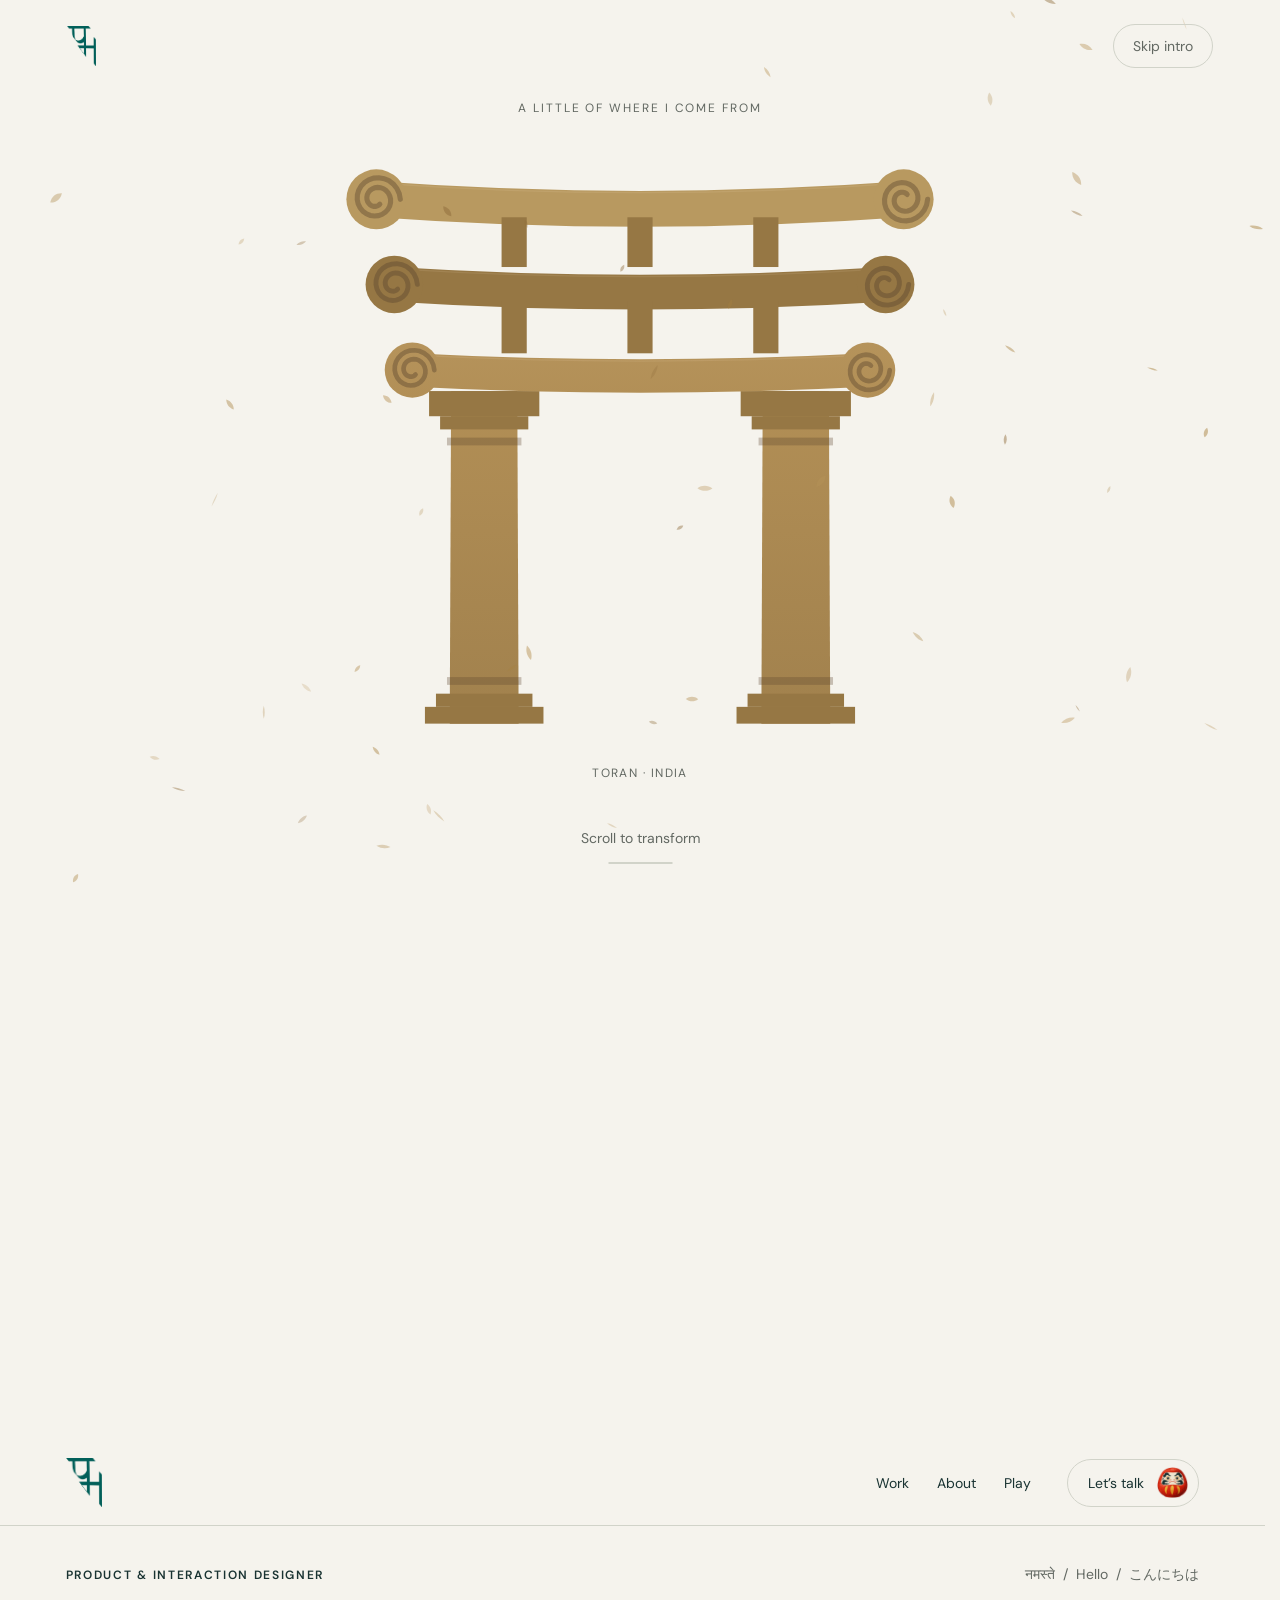
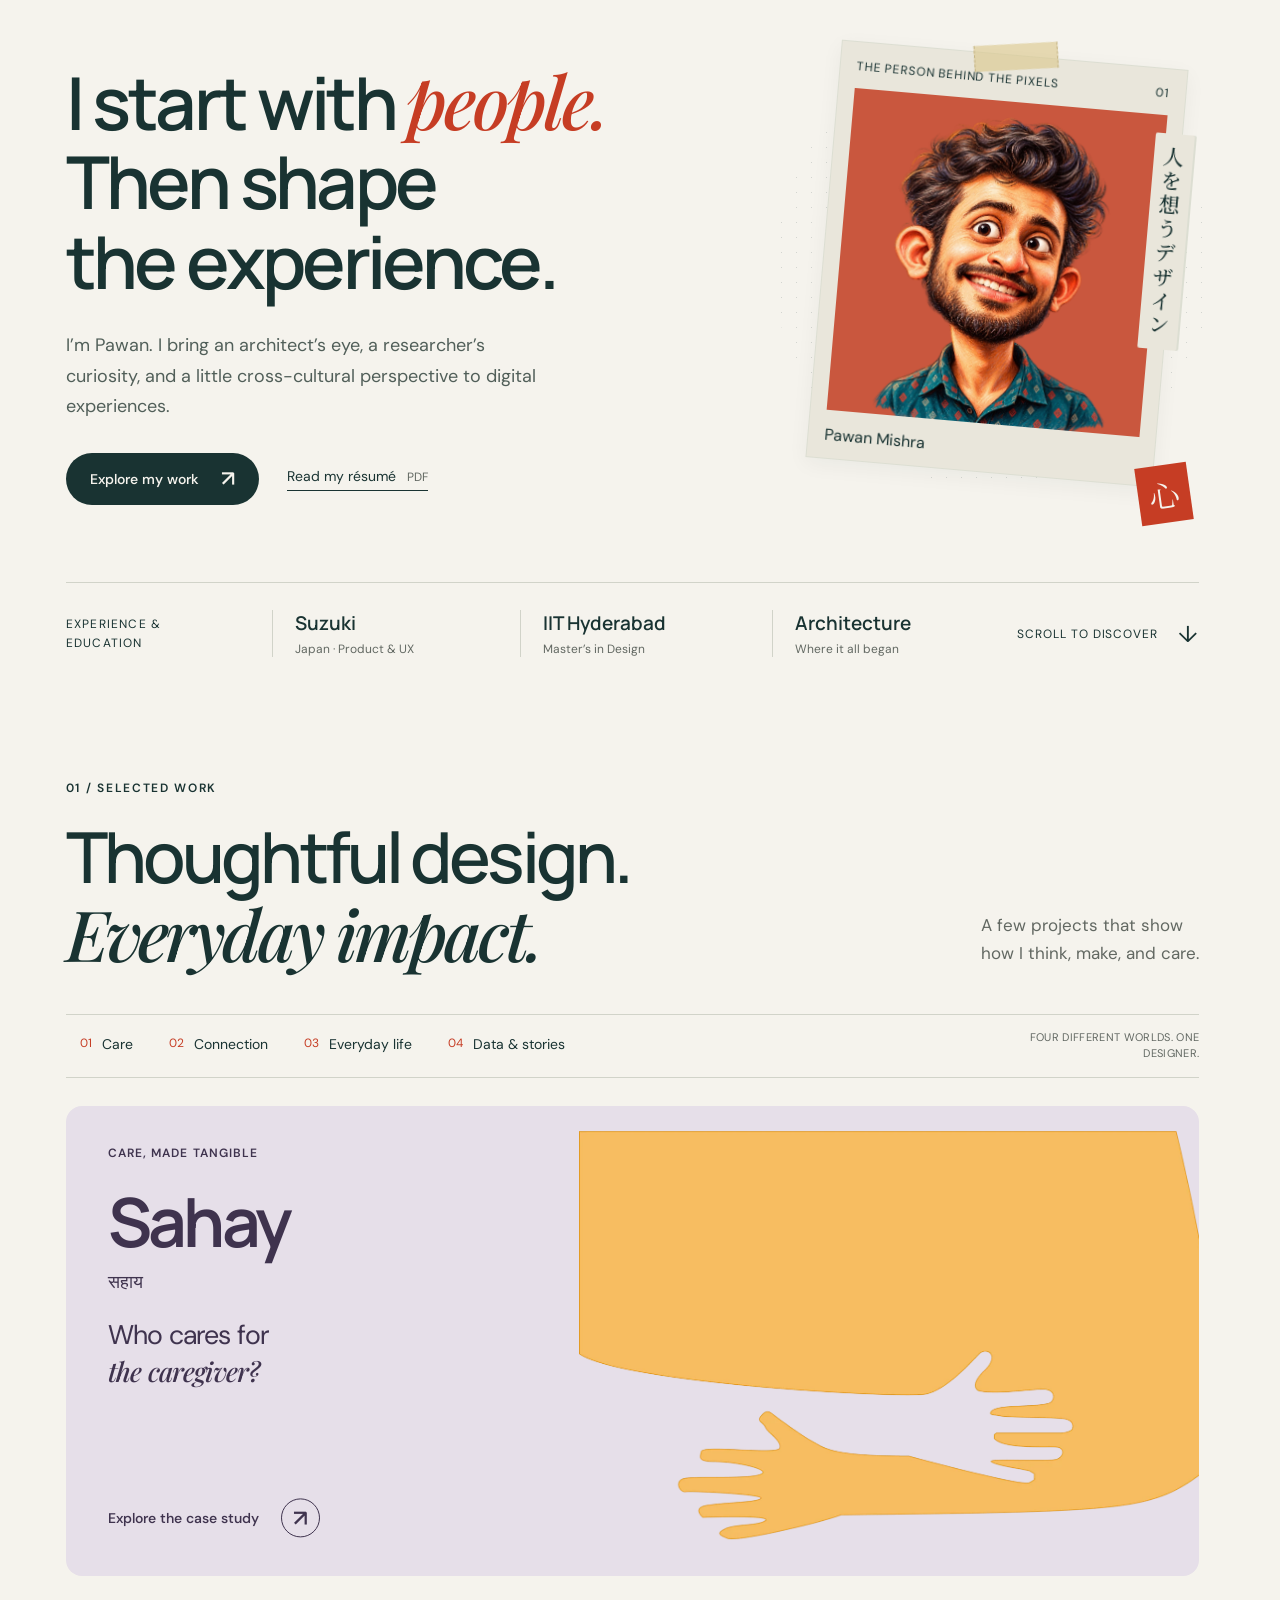
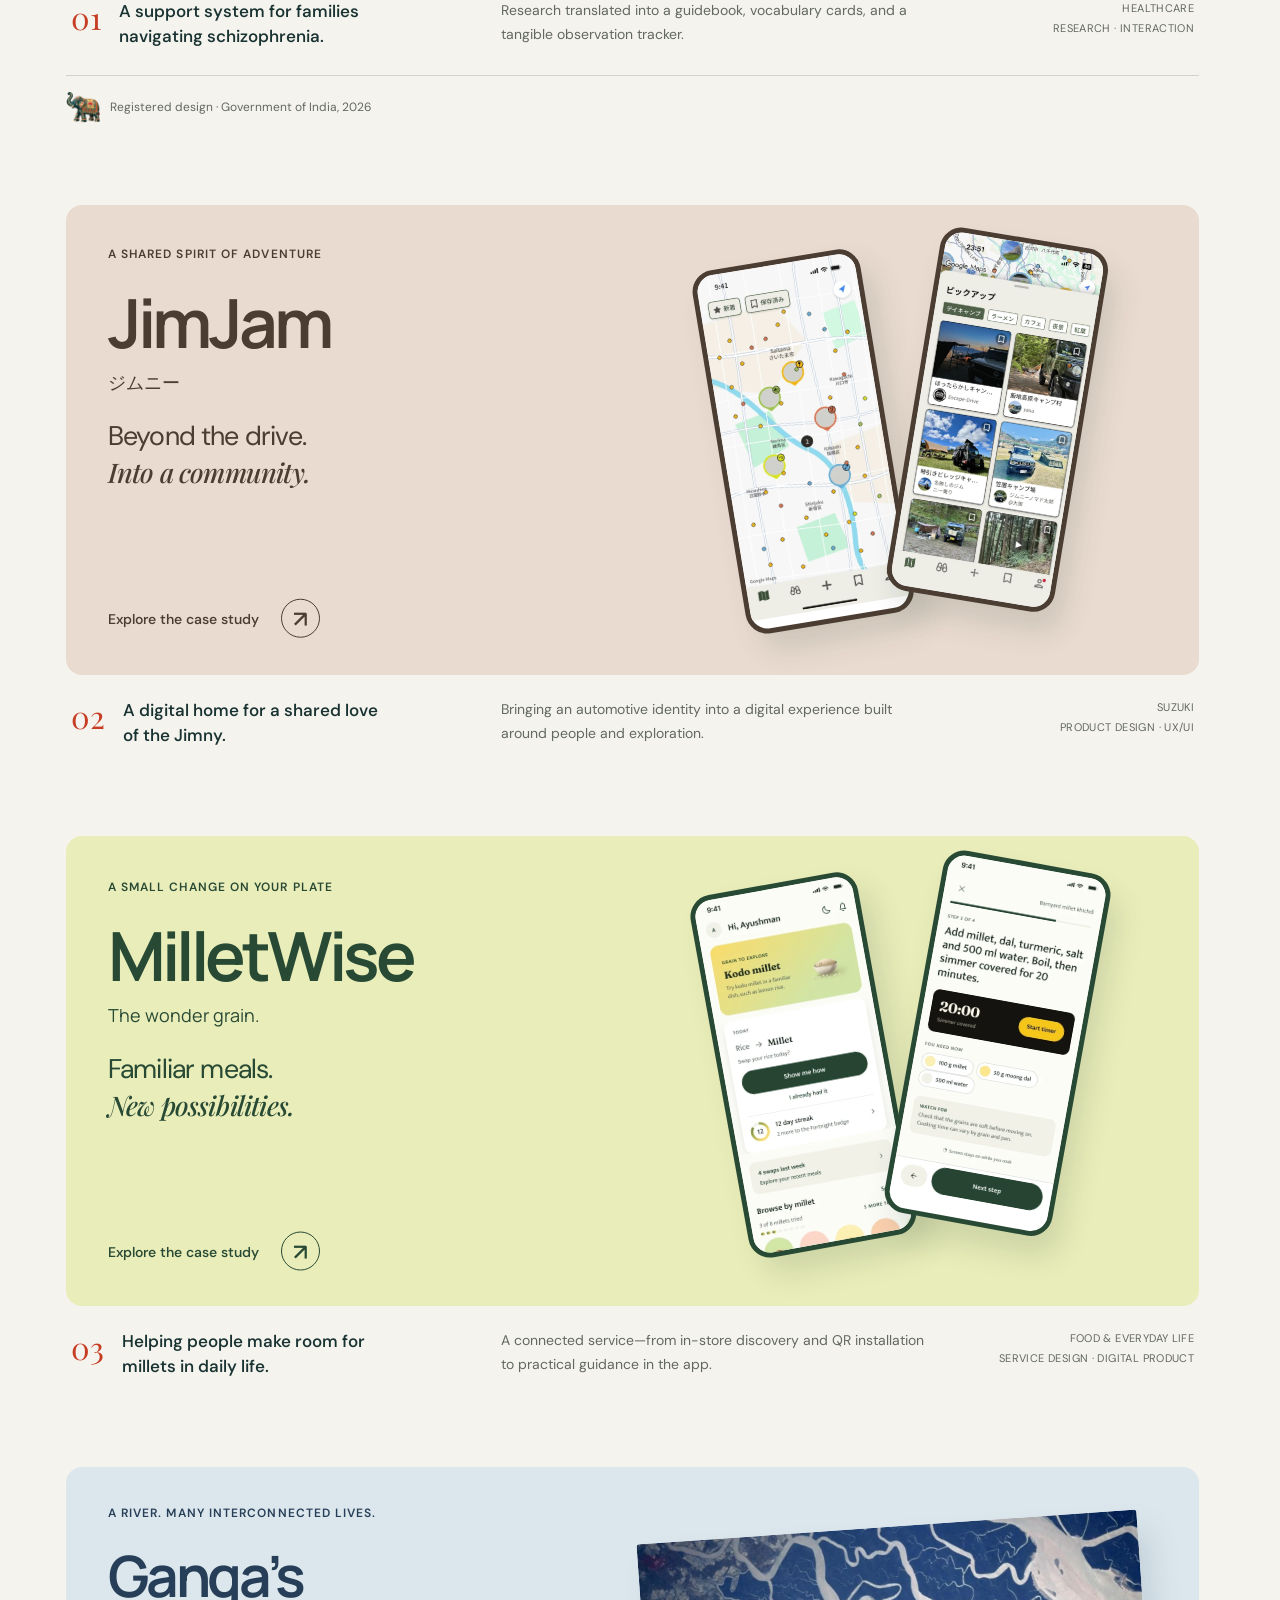
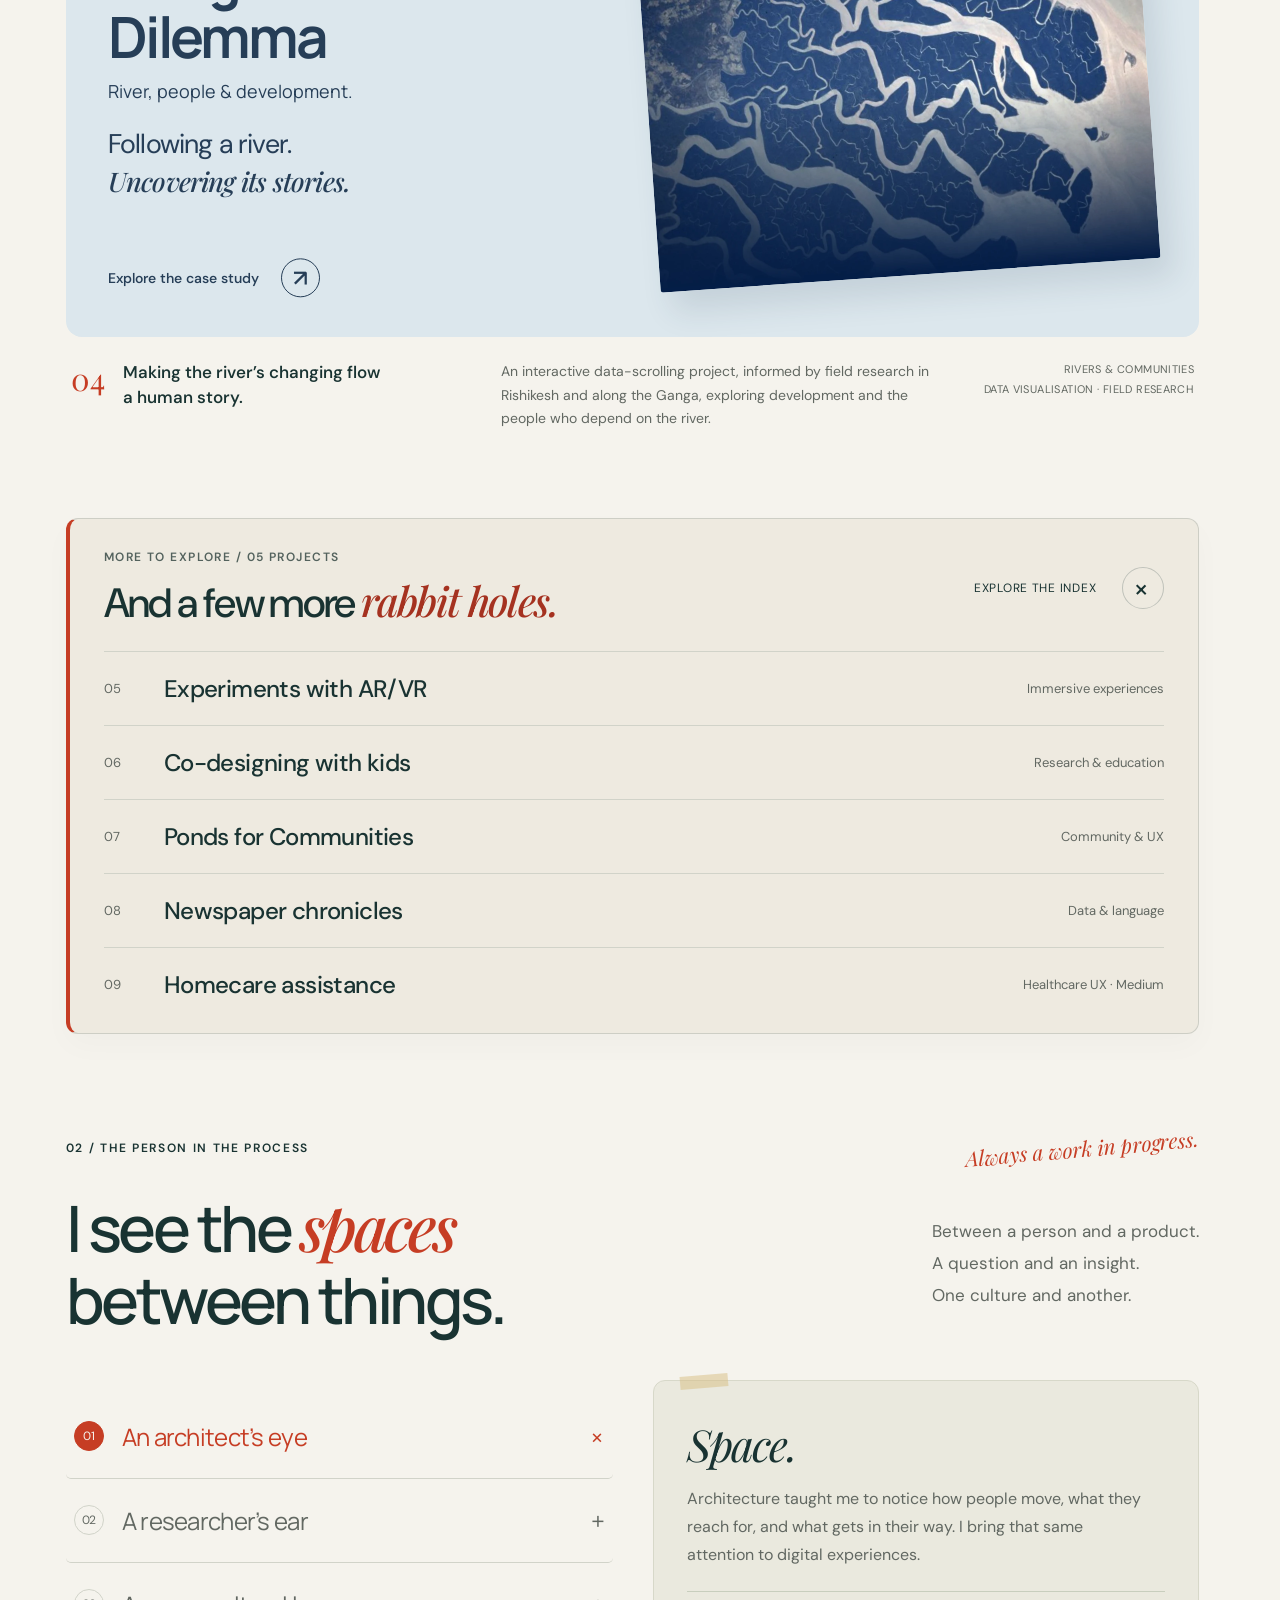
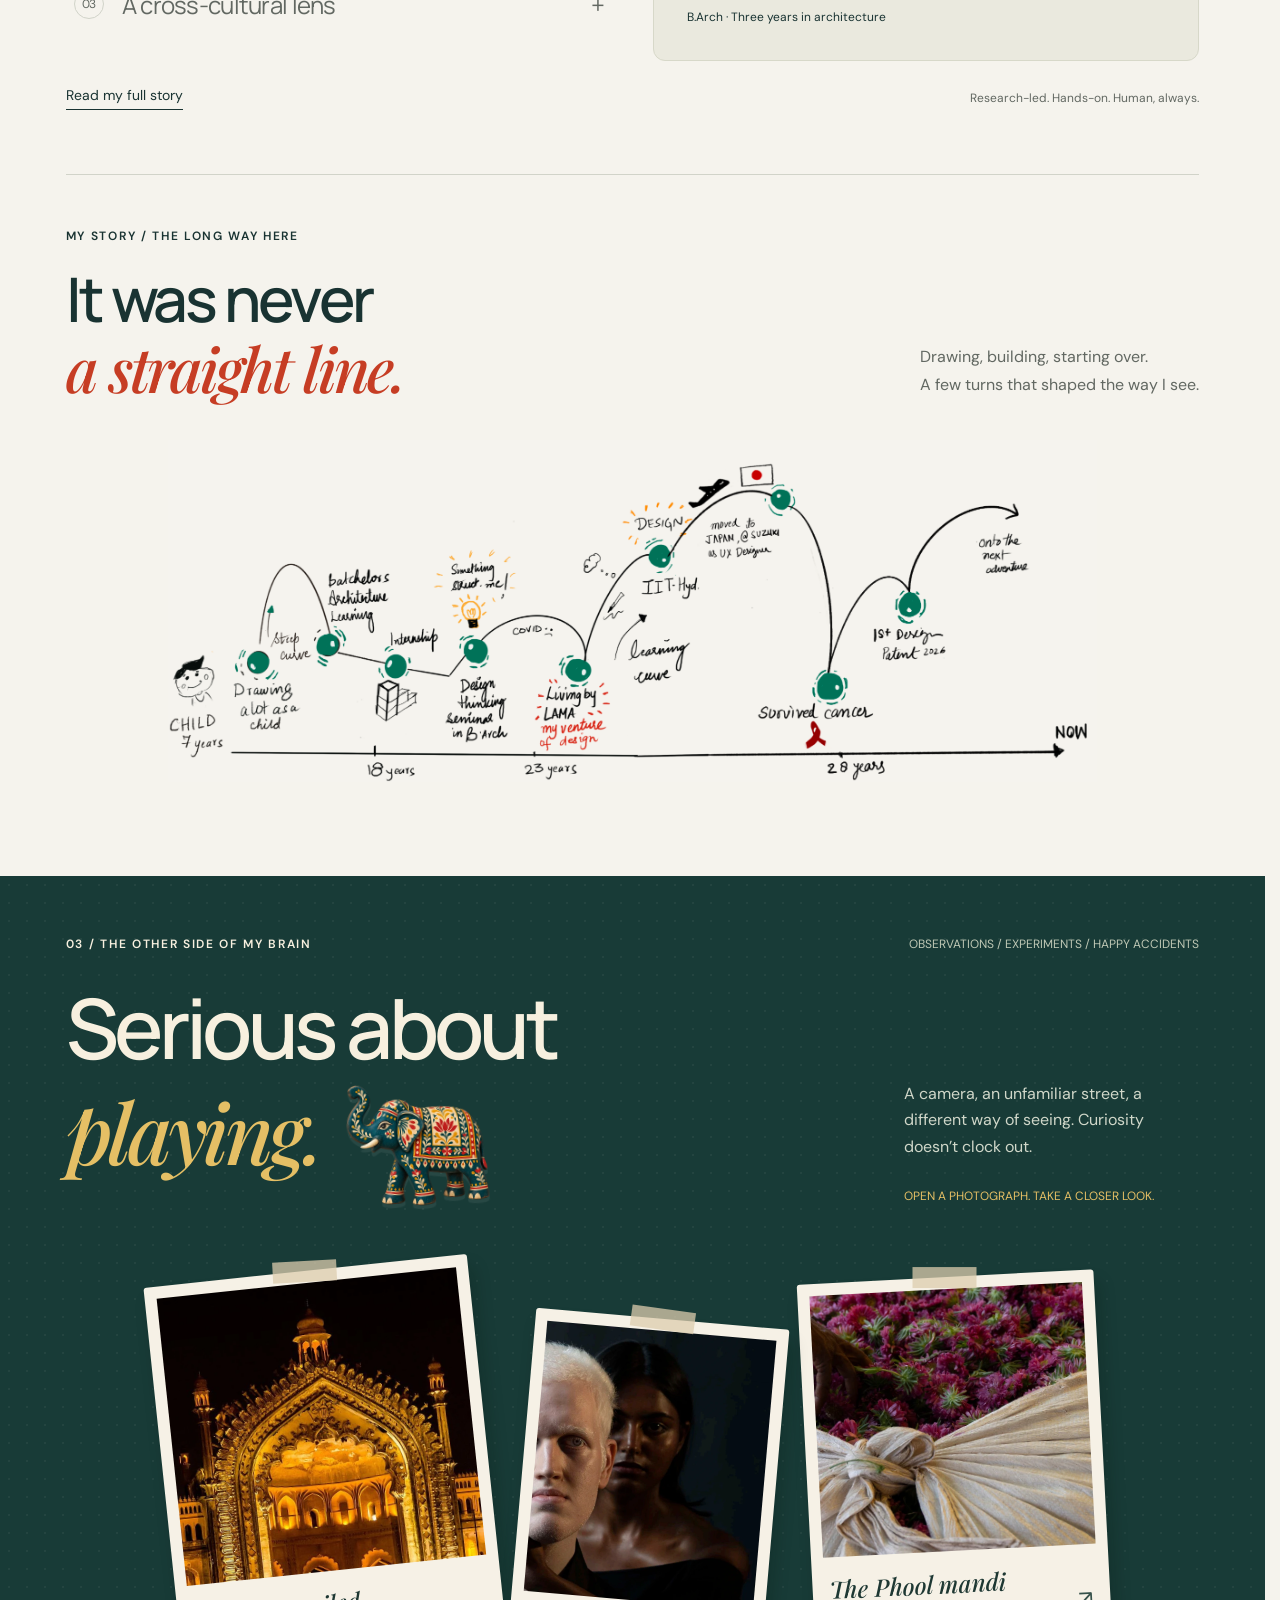
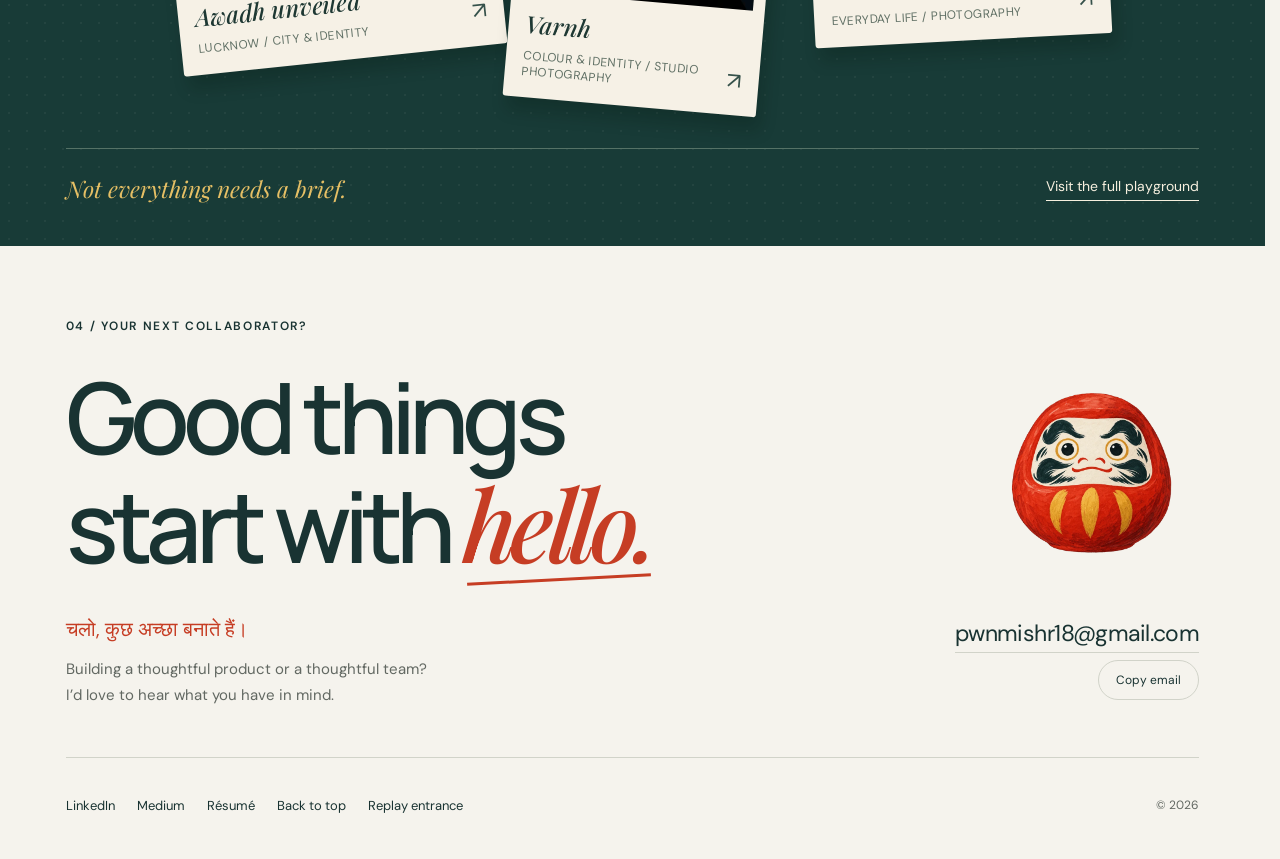
<file: index.html>
<!doctype html>
<html lang="en">
<head>
<meta charset="utf-8"><meta name="viewport" content="width=device-width, initial-scale=1">
<title>Pawan Mishra — Product designer, curious human</title>
<meta name="description" content="Pawan Mishra is a product and interaction designer with roots in architecture, shaped by India and Japan. Explore selected work, research, and creative experiments.">
<meta name="theme-color" content="#f5f3ed">
<link rel="icon" type="image/webp" href="assets/logo.webp">
<link rel="preconnect" href="https://fonts.googleapis.com"><link rel="preconnect" href="https://fonts.gstatic.com" crossorigin>
<link href="https://fonts.googleapis.com/css2?family=DM+Sans:wght@400;450;500;550;600;650;700&family=Manrope:wght@400;500;600;650;700;750;800&family=Noto+Serif+JP:wght@500&family=Playfair+Display:ital,wght@1,500;1,600&display=swap" rel="stylesheet">
<link rel="stylesheet" href="styles.css"><link rel="stylesheet" href="entrance.css"><script src="entrance.js" defer></script><script src="script.js" defer></script>
</head>
<body class="home-page">
<section id="gate-entrance" class="gate-runway" aria-label="From toran to torii" hidden>
  <div id="gate-scene" class="gate-scene" hidden>
    <div class="gate-top"><img src="assets/logo.webp" alt="Pawan Mishra" width="34" height="46"><button id="skip-entrance" type="button">Skip intro</button></div>
    <div class="gate-composition">
      <div class="gate-title"><p>A little of where I come from</p></div>
      <div class="gate-art-slot" aria-hidden="true"></div>
      <div class="gate-place" aria-hidden="true"><span class="gate-india"><small>Toran · India</small></span><span class="gate-japan"><span lang="ja">鳥居</span><small>Torii · Japan</small></span></div>
    </div>
    <canvas id="gate-canvas" aria-label="An Indian toran transforms into a Japanese torii as you scroll"></canvas>
    <button id="gate-scroll" class="gate-scroll" type="button"><span aria-live="polite">Scroll to transform</span><i aria-hidden="true"></i></button>
  </div>
</section>
<a class="skip" href="#main">Skip to content</a>
<header class="header"><a class="brand" href="#home" aria-label="Pawan Mishra home"><img src="assets/logo.webp" alt="" width="34" height="46"></a><nav aria-label="Main navigation"><a href="#work">Work</a><a href="about.html">About</a><a href="play.html">Play</a><a class="contact-nav" href="#contact">Let’s talk <span class="nav-artifact" aria-hidden="true"><img class="cultural-craft" src="assets/cultural-daruma.webp" alt="" width="560" height="560" decoding="async"></span></a></nav></header>
<main id="main">
<section class="hero wrap" id="home">
<div class="hero-top"><span class="eyebrow">PRODUCT & INTERACTION DESIGNER</span><span class="hello"><span lang="hi">नमस्ते</span> &nbsp;/&nbsp; Hello &nbsp;/&nbsp; <span lang="ja">こんにちは</span></span></div>
<div class="hero-grid"><div class="hero-copy"><h1>I start with <em>people.</em><br>Then shape<br>the experience.</h1><p class="intro">I’m Pawan. I bring an architect’s eye, a researcher’s curiosity, and a little cross-cultural perspective to digital experiences.</p><div class="hero-actions"><a class="button dark" href="#work">Explore my work <span aria-hidden="true">↗</span></a><a class="text-link" href="resume.pdf" rel="noopener">Read my résumé <span class="small">PDF</span></a></div></div>
<div class="hero-art"><div class="portrait-card"><div class="vertical-note" lang="ja">人を想うデザイン</div><div class="portrait-top"><span>THE PERSON BEHIND THE PIXELS</span><span>01</span></div><div class="portrait-image"><img src="assets/portrait-caricature.webp" alt="Expressive illustrated caricature of Pawan Mishra" width="1254" height="1254" fetchpriority="high"></div><div class="portrait-bottom"><span>Pawan Mishra</span></div></div><span class="red-seal" aria-hidden="true">心</span></div></div>
<div class="hero-bottom"><span>EXPERIENCE & EDUCATION</span><div><strong>Suzuki</strong><span>Japan · Product & UX</span></div><div><strong>IIT Hyderabad</strong><span>Master’s in Design</span></div><div><strong>Architecture</strong><span>Where it all began</span></div><a href="#work" class="scroll-cue">SCROLL TO DISCOVER <span aria-hidden="true">↓</span></a></div>
</section>
<section class="work-gallery wrap" id="work">
<div class="gallery-opening"><span class="eyebrow">01 / SELECTED WORK</span><div class="gallery-title"><h2>Thoughtful design.<br><em>Everyday impact.</em></h2><p>A few projects that show<br>how I think, make, and care.</p></div></div>
<nav class="chapter-nav" aria-label="Selected projects"><a href="#sahay"><span>01</span> Care</a><a href="#jimjam"><span>02</span> Connection</a><a href="#millet"><span>03</span> Everyday life</a><a href="#ganga"><span>04</span> Data & stories</a><span class="chapter-nav-note">FOUR DIFFERENT WORLDS. ONE DESIGNER.</span></nav>
<article class="case-chapter" id="sahay"><a href="projects/sahay/index.html" rel="noopener" class="case-cover care-cover"><div class="case-copy"><span class="case-kicker">CARE, MADE TANGIBLE</span><h3>Sahay<span lang="hi">सहाय</span></h3><p>Who cares for<br><em>the caregiver?</em></p><span class="case-open">Explore the case study <span class="case-arrow" aria-hidden="true">↗</span></span></div><div class="case-media"><img class="banner-art embrace-banner-art" src="assets/sahay-embrace.webp" alt="Two embracing arms, the original Sahay illustration" width="1400" height="893" loading="lazy"></div></a><div class="case-detail"><div><span class="case-number">01</span><p>A support system for families navigating schizophrenia.</p></div><p>Research translated into a guidebook, vocabulary cards, and a tangible observation tracker.</p><span class="case-tags">HEALTHCARE<br>RESEARCH · INTERACTION</span></div><div class="recognition-line"><span class="folio-artifact" aria-hidden="true"><img class="cultural-craft" src="assets/cultural-elephant.webp" alt="" width="560" height="560" decoding="async" loading="lazy"></span> Registered design · Government of India, 2026</div></article>
<article class="case-chapter" id="jimjam"><a href="projects/jimjam/index.html" rel="noopener" class="case-cover adventure-cover"><div class="case-copy"><span class="case-kicker">A SHARED SPIRIT OF ADVENTURE</span><h3>JimJam<span>ジムニー</span></h3><p>Beyond the drive.<br><em>Into a community.</em></p><span class="case-open">Explore the case study <span class="case-arrow" aria-hidden="true">↗</span></span></div><div class="case-media app-media"><div class="banner-screen screen-one"><img src="assets/jimjam-home.webp" alt="JimJam home screen: a map for discovering places and community posts" width="402" height="874" loading="lazy"></div><div class="banner-screen screen-two jimjam-pickup-screen"><img src="assets/jimjam-pickup-source.webp" alt="JimJam Pick Up: discover campsites and adventures shared by the Jimny community" width="906" height="1020" loading="lazy"></div></div></a><div class="case-detail"><div><span class="case-number">02</span><p>A digital home for a shared love of the Jimny.</p></div><p>Bringing an automotive identity into a digital experience built around people and exploration.</p><span class="case-tags">SUZUKI<br>PRODUCT DESIGN · UX/UI</span></div></article>
<article class="case-chapter" id="millet"><a href="projects/milletwise/index.html" rel="noopener" class="case-cover grain-cover"><div class="case-copy"><span class="case-kicker">A SMALL CHANGE ON YOUR PLATE</span><h3>MilletWise<span>The wonder grain.</span></h3><p>Familiar meals.<br><em>New possibilities.</em></p><span class="case-open">Explore the case study <span class="case-arrow" aria-hidden="true">↗</span></span></div><div class="case-media app-media"><div class="banner-screen screen-one"><img src="assets/millet-home.webp" alt="MilletWise home interface with millet swaps and recipes" width="390" height="1250" loading="lazy"></div><div class="banner-screen screen-two"><img src="assets/millet-cook.webp" alt="MilletWise step-by-step cooking mode" width="390" height="844" loading="lazy"></div></div></a><div class="case-detail"><div><span class="case-number">03</span><p>Helping people make room for millets in daily life.</p></div><p>A connected service—from in-store discovery and QR installation to practical guidance in the app.</p><span class="case-tags">FOOD & EVERYDAY LIFE<br>SERVICE DESIGN · DIGITAL PRODUCT</span></div></article>
<article class="case-chapter" id="ganga"><a href="projects/ganga/index.html" rel="noopener" class="case-cover river-cover"><div class="case-copy"><span class="case-kicker">A RIVER. MANY INTERCONNECTED LIVES.</span><h3>Ganga’s Dilemma<span>River, people & development.</span></h3><p>Following a river.<br><em>Uncovering its stories.</em></p><span class="case-open">Explore the case study <span class="case-arrow" aria-hidden="true">↗</span></span></div><div class="case-media"><img class="banner-art river-banner-art" src="assets/ganga.webp" alt="River-network artwork from Ganga’s Dilemma" width="1400" height="940" loading="lazy"></div></a><div class="case-detail"><div><span class="case-number">04</span><p>Making the river’s changing flow a human story.</p></div><p>An interactive data-scrolling project, informed by field research in Rishikesh and along the Ganga, exploring development and the people who depend on the river.</p><span class="case-tags">RIVERS & COMMUNITIES<br>DATA VISUALISATION · FIELD RESEARCH</span></div></article>
<details class="work-directory" id="more-work" open><summary><span class="directory-heading"><span class="directory-eyebrow">MORE TO EXPLORE / 05 PROJECTS</span><span class="directory-title">And a few more <em>rabbit holes.</em></span></span><span class="directory-toggle"><span>EXPLORE THE INDEX</span><b aria-hidden="true">+</b></span></summary><div class="directory-list"><a href="projects/ar-vr/index.html" rel="noopener"><span>05</span><strong>Experiments with AR/VR</strong><span>Immersive experiences</span></a><a href="projects/co-design/index.html" rel="noopener"><span>06</span><strong>Co-designing with kids</strong><span>Research & education</span></a><a href="projects/ponds/index.html" rel="noopener"><span>07</span><strong>Ponds for Communities</strong><span>Community & UX</span></a><a href="projects/newspaper/index.html" rel="noopener"><span>08</span><strong>Newspaper chronicles</strong><span>Data & language</span></a><a href="https://medium.com/@pawanmishr2553/hale-a-solution-for-homecare-assistance-management-for-nurses-85b9b4a58d85" rel="noopener"><span>09</span><strong>Homecare assistance</strong><span>Healthcare UX · Medium</span></a></div></details>
</section>
<section class="about-studio wrap" id="about"><div class="about-studio-top"><span class="eyebrow">02 / THE PERSON IN THE PROCESS</span><span class="hand-note">Always a work in progress.</span></div><div class="about-statement"><h2>I see the <em>spaces</em><br>between things.</h2><p>Between a person and a product.<br>A question and an insight.<br>One culture and another.</p></div><div class="perspective"><div class="perspective-tabs" role="tablist" aria-label="Perspectives on my design practice" aria-orientation="vertical"><button id="tab-spaces" role="tab" aria-selected="true" aria-controls="panel-spaces" type="button"><span>01</span> An architect’s eye <b aria-hidden="true">+</b></button><button id="tab-people" role="tab" aria-selected="false" aria-controls="panel-people" tabindex="-1" type="button"><span>02</span> A researcher’s ear <b aria-hidden="true">+</b></button><button id="tab-worlds" role="tab" aria-selected="false" aria-controls="panel-worlds" tabindex="-1" type="button"><span>03</span> A cross-cultural lens <b aria-hidden="true">+</b></button></div><div class="perspective-panels"><div id="panel-spaces" role="tabpanel" aria-labelledby="tab-spaces" tabindex="0"><span class="panel-word">Space.</span><p>Architecture taught me to notice how people move, what they reach for, and what gets in their way. I bring that same attention to digital experiences.</p><span class="panel-note">B.Arch · Three years in architecture</span></div><div id="panel-people" role="tabpanel" aria-labelledby="tab-people" tabindex="0" hidden><span class="panel-word">Listen.</span><p>At IIT Hyderabad, I learned to follow the questions beneath the brief. My work with schizophrenia caregivers brought me closer to design that begins with listening.</p><span class="panel-note">Master’s in Design · IIT Hyderabad</span></div><div id="panel-worlds" role="tabpanel" aria-labelledby="tab-worlds" tabindex="0" hidden><span class="panel-word">Context.</span><p>Working in India and Japan has made me attentive to the things that don’t translate automatically: language, expectations, and the small details that help people feel at home.</p><span class="panel-note">Product & interaction design · Suzuki, Japan</span></div></div></div><div class="about-studio-bottom"><a class="text-link" href="about.html">Read my full story</a><span>Research-led. Hands-on. Human, always.</span></div></section>
<section class="story-section wrap" id="my-story" aria-labelledby="story-title"><div class="story-heading"><div><span class="eyebrow">MY STORY / THE LONG WAY HERE</span><h2 id="story-title">It was never<br><em>a straight line.</em></h2></div><p>Drawing, building, starting over.<br>A few turns that shaped the way I see.</p></div><figure class="story-illustration" tabindex="0" aria-label="Illustrated life story; scroll horizontally on smaller screens"><img src="assets/my-story-cropped.webp" alt="A hand-drawn journey from childhood drawing and architecture through design and Japan, to recovery and new beginnings" width="2048" height="755" loading="lazy" decoding="async"></figure><span class="story-swipe-hint">Scroll across the sketch to follow the journey.</span></section>
<section class="play-studio" id="play"><div class="wrap"><div class="play-heading"><span class="eyebrow">03 / THE OTHER SIDE OF MY BRAIN</span><span class="play-counter">OBSERVATIONS / EXPERIMENTS / HAPPY ACCIDENTS</span></div><div class="play-intro"><h2>Serious about<br><em>playing.</em><span class="play-artifact" aria-hidden="true"><img class="cultural-craft" src="assets/cultural-elephant.webp" alt="" width="560" height="560" decoding="async" loading="lazy"></span></h2><div><p>A camera, an unfamiliar street, a different way of seeing. Curiosity doesn’t clock out.</p><span class="play-hint">OPEN A PHOTOGRAPH. TAKE A CLOSER LOOK.</span></div></div><div class="photo-wall"><button class="photo-print print-awadh" type="button" data-photo="0"><img src="assets/awadh.webp" alt="View Awadh unveiled: illuminated Rumi Darwaza in Lucknow" width="1024" height="640" loading="lazy"><span><strong>Awadh unveiled</strong><small>LUCKNOW / CITY & IDENTITY</small></span></button><button class="photo-print print-varnh" type="button" data-photo="1"><img src="assets/varnh.webp" alt="View Varnh: studio portraits exploring colour, identity, and prejudice" width="728" height="870" loading="lazy"><span><strong>Varnh</strong><small>COLOUR & IDENTITY / STUDIO PHOTOGRAPHY</small></span></button><button class="photo-print print-flowers" type="button" data-photo="2"><img src="assets/flowers.webp" alt="View The Phool mandi: flowers in a local market" width="1026" height="574" loading="lazy"><span><strong>The Phool mandi</strong><small>EVERYDAY LIFE / PHOTOGRAPHY</small></span></button></div><div class="play-bottom"><span>Not everything needs a brief.</span><a class="text-link" href="play.html">Visit the full playground</a></div></div></section>
<section class="contact-studio wrap" id="contact"><div class="contact-prelude"><span class="eyebrow">04 / YOUR NEXT COLLABORATOR?</span></div><div class="contact-title"><h2>Good things<br>start with <a href="mailto:pwnmishr18@gmail.com"><em>hello.</em></a></h2><span class="contact-mark" aria-hidden="true"><img class="cultural-craft" src="assets/cultural-daruma.webp" alt="" width="560" height="560" decoding="async" loading="lazy"></span></div><div class="contact-invitation"><div class="contact-copy"><p class="contact-hindi" lang="hi">चलो, कुछ अच्छा बनाते हैं।</p><p>Building a thoughtful product or a thoughtful team?<br>I’d love to hear what you have in mind.</p></div><div><a class="email" href="mailto:pwnmishr18@gmail.com">pwnmishr18@gmail.com</a><button id="copy-email" type="button">Copy email</button><span id="copy-status" role="status" aria-live="polite"></span></div></div><footer><div><a href="https://www.linkedin.com/in/pawan-mishra-759525125/" rel="noopener">LinkedIn</a><a href="https://medium.com/@pawanmishr2553" rel="noopener">Medium</a><a href="resume.pdf" rel="noopener">Résumé</a><a href="#home">Back to top</a><button id="replay-entrance" class="replay-entrance" type="button" hidden>Replay entrance</button></div><span>© <span id="year">2026</span></span></footer></section>
<dialog id="photo-dialog" aria-labelledby="photo-dialog-title"><div class="lightbox-top"><span id="photo-position">01 / 03</span><button id="close-photo" type="button" aria-label="Close photograph">Close ×</button></div><img id="expanded-photo" loading="lazy" src="assets/awadh.webp" alt="Rumi Darwaza in Lucknow illuminated at night"><div class="lightbox-caption"><div><h2 id="photo-dialog-title">Awadh unveiled</h2><p id="photo-description">Finding a city’s identity.</p></div><a id="photo-project" class="text-link" href="https://www.pawandesignfolio.com/_files/ugd/b1cbab_531f020b515e4aceb4c9fe52be8057b9.pdf" rel="noopener">Open project</a></div><div class="lightbox-controls"><button id="previous-photo" type="button">Previous photograph</button><button id="next-photo" type="button">Next photograph</button></div></dialog>
</main></body></html>
</file>
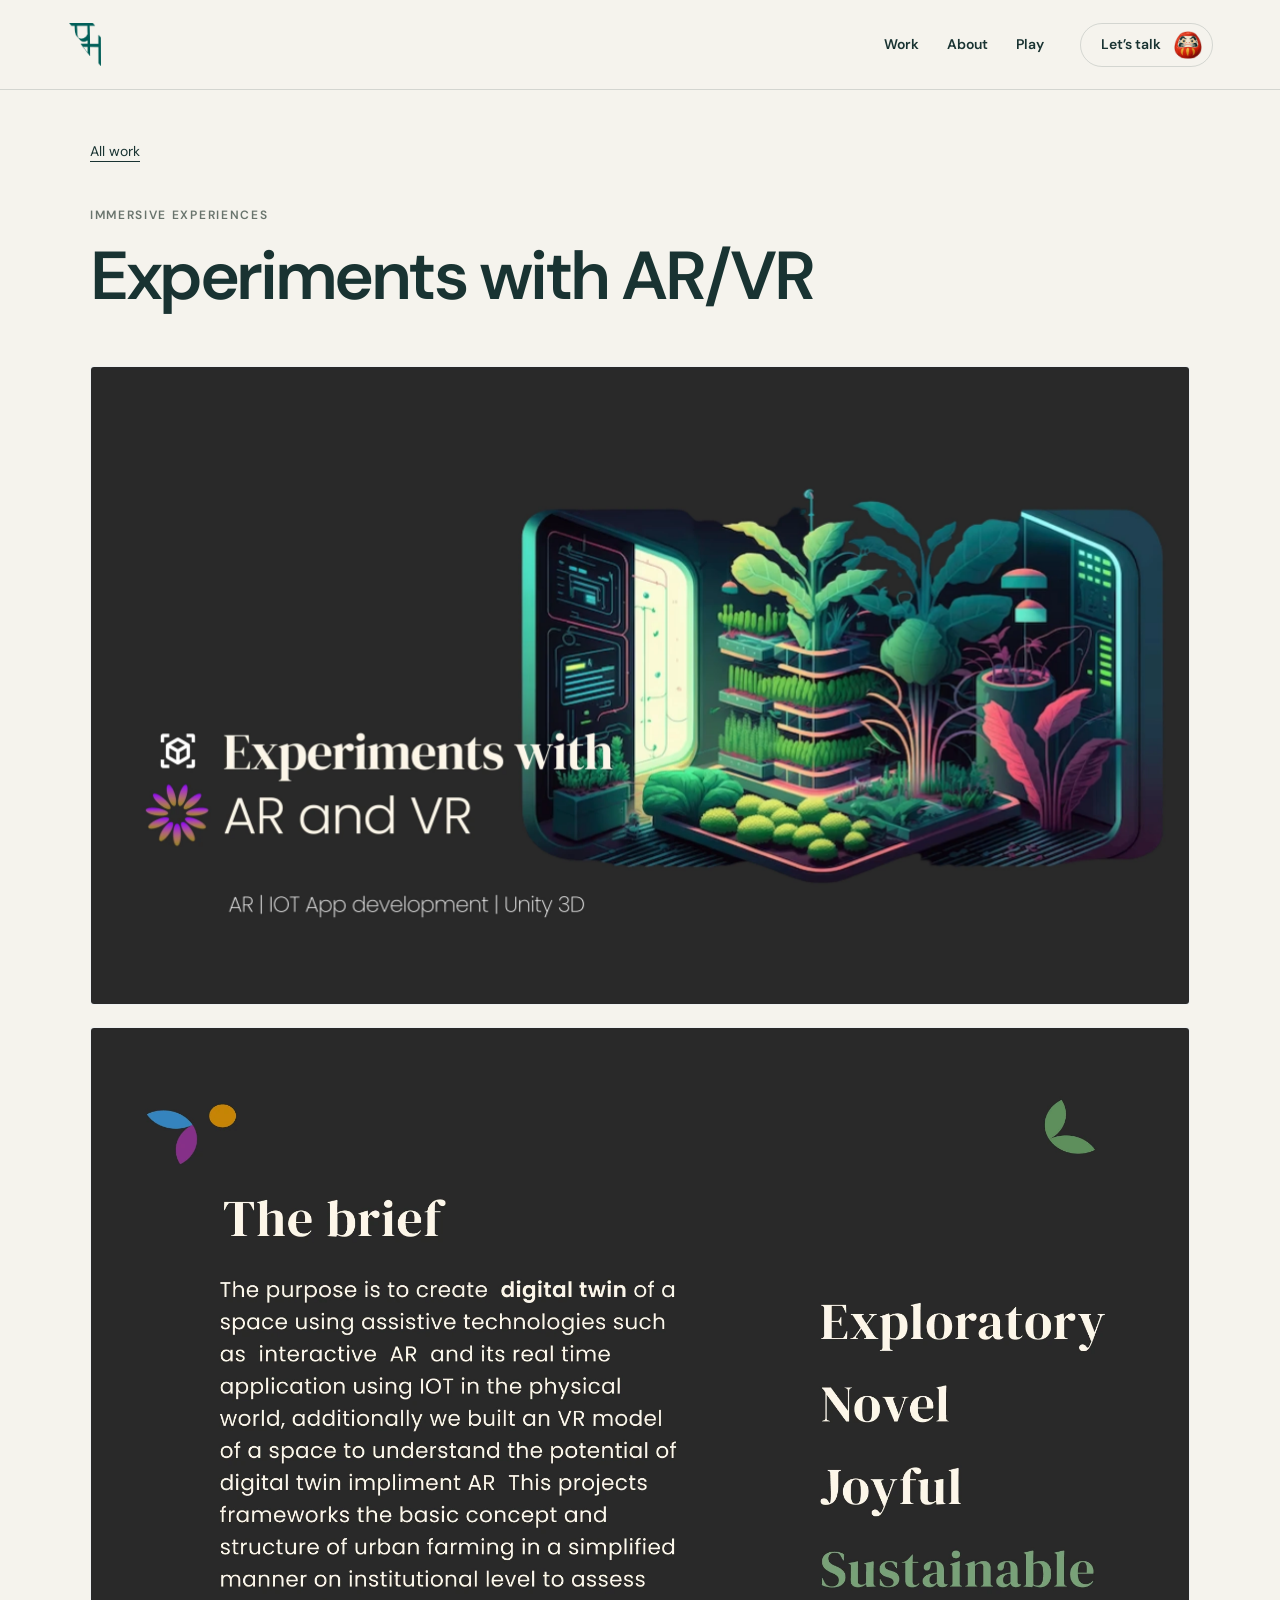
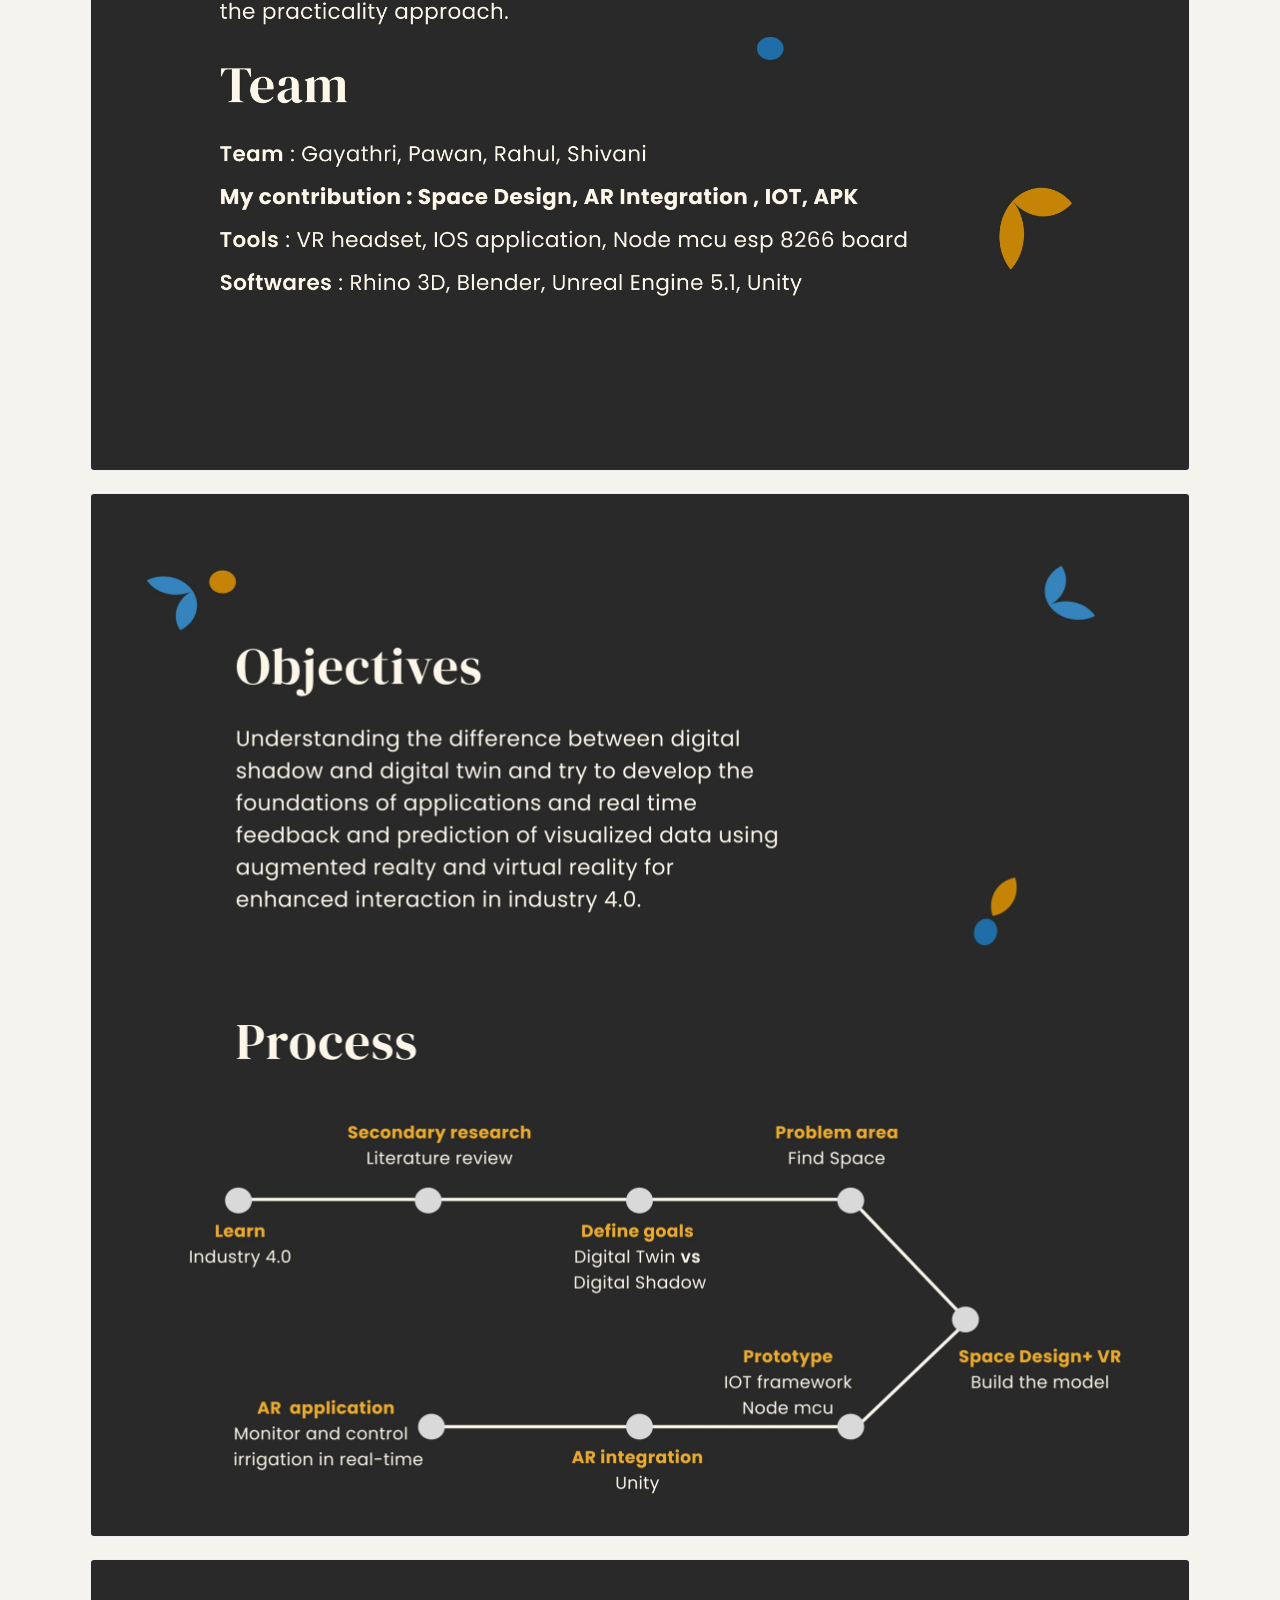
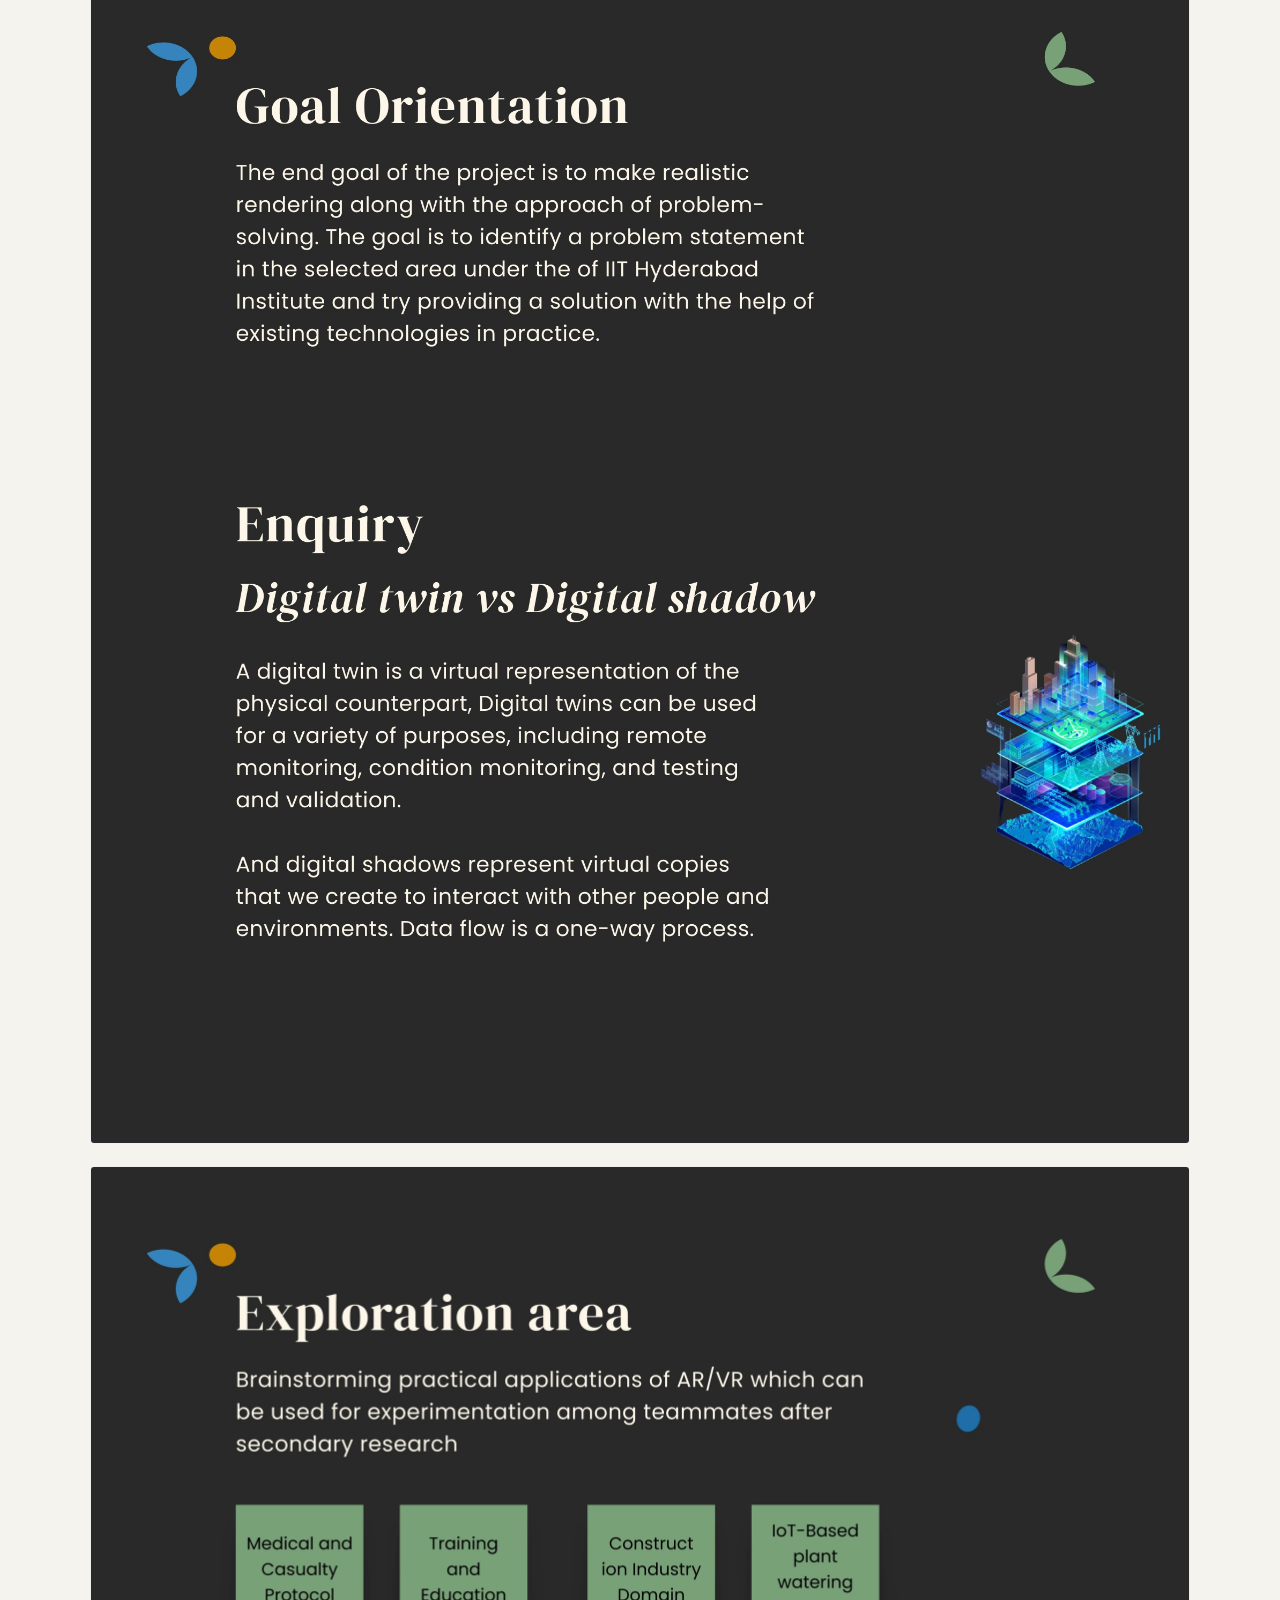
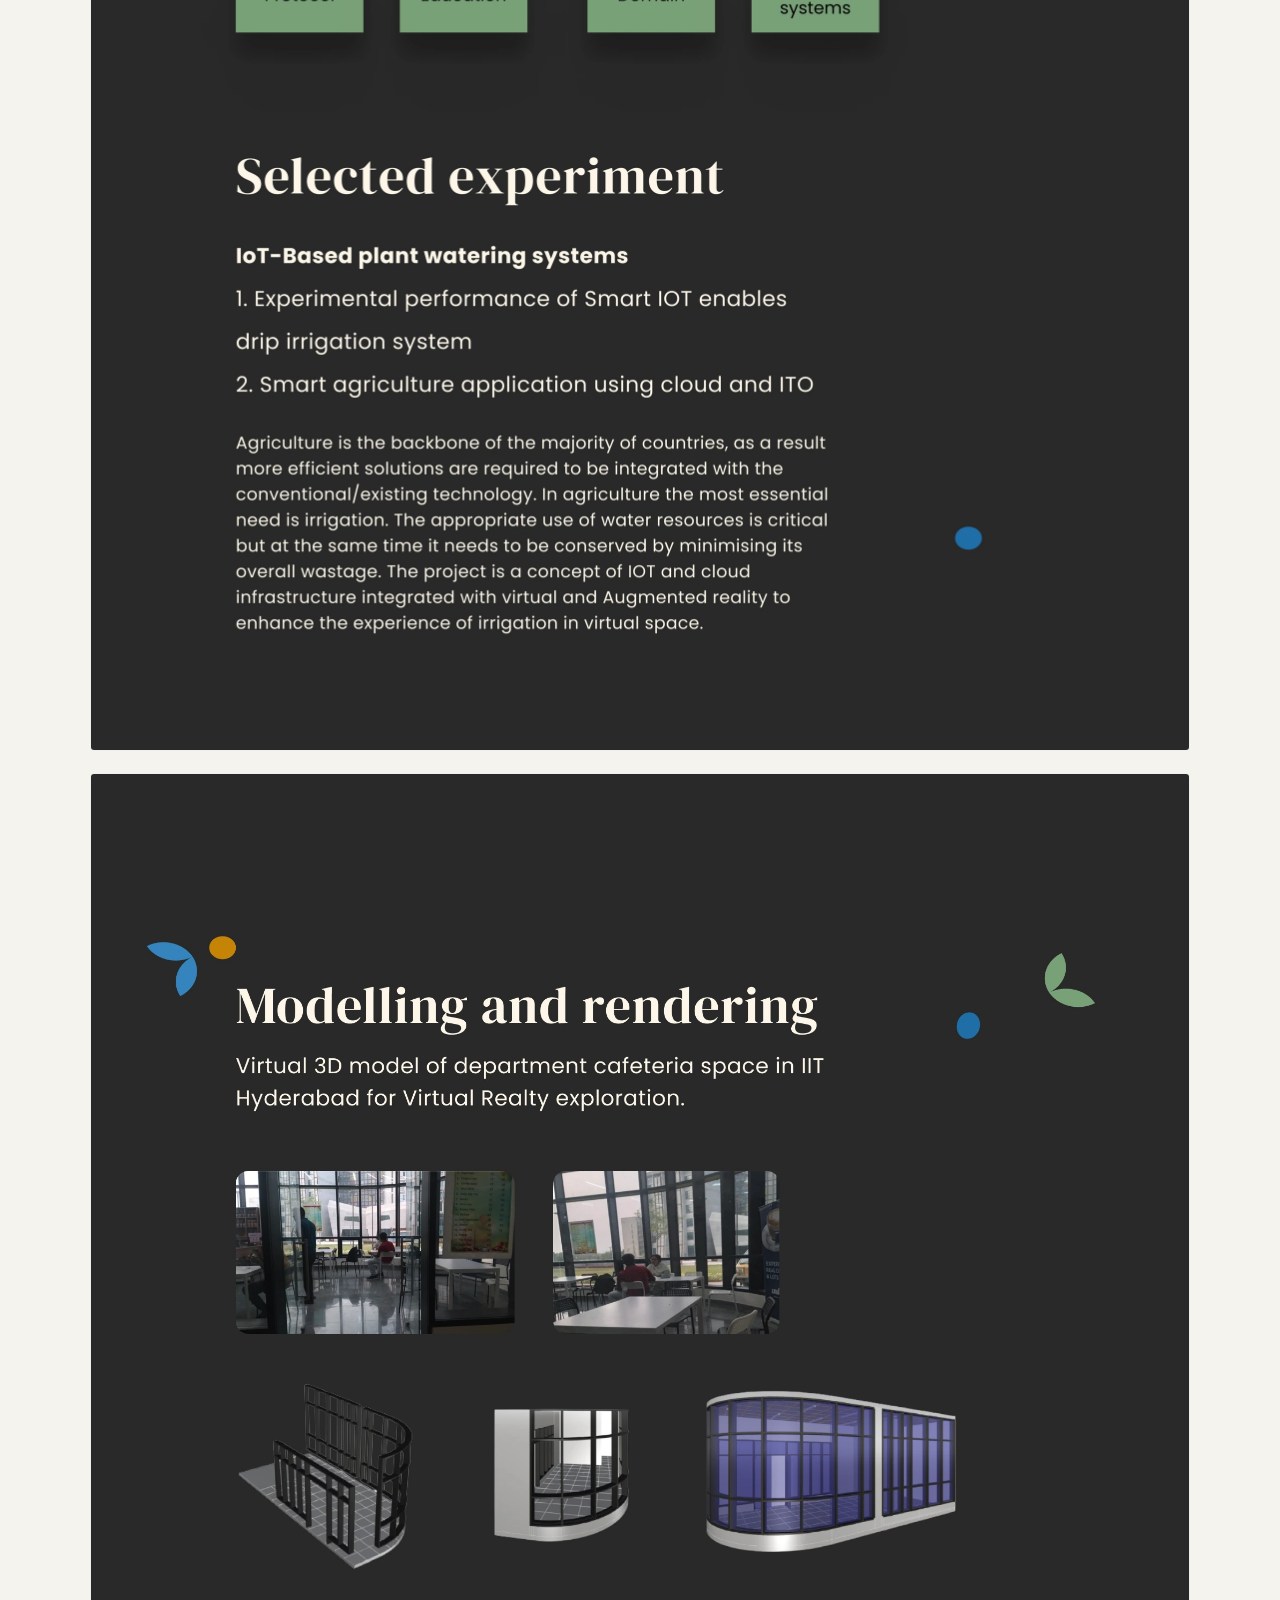
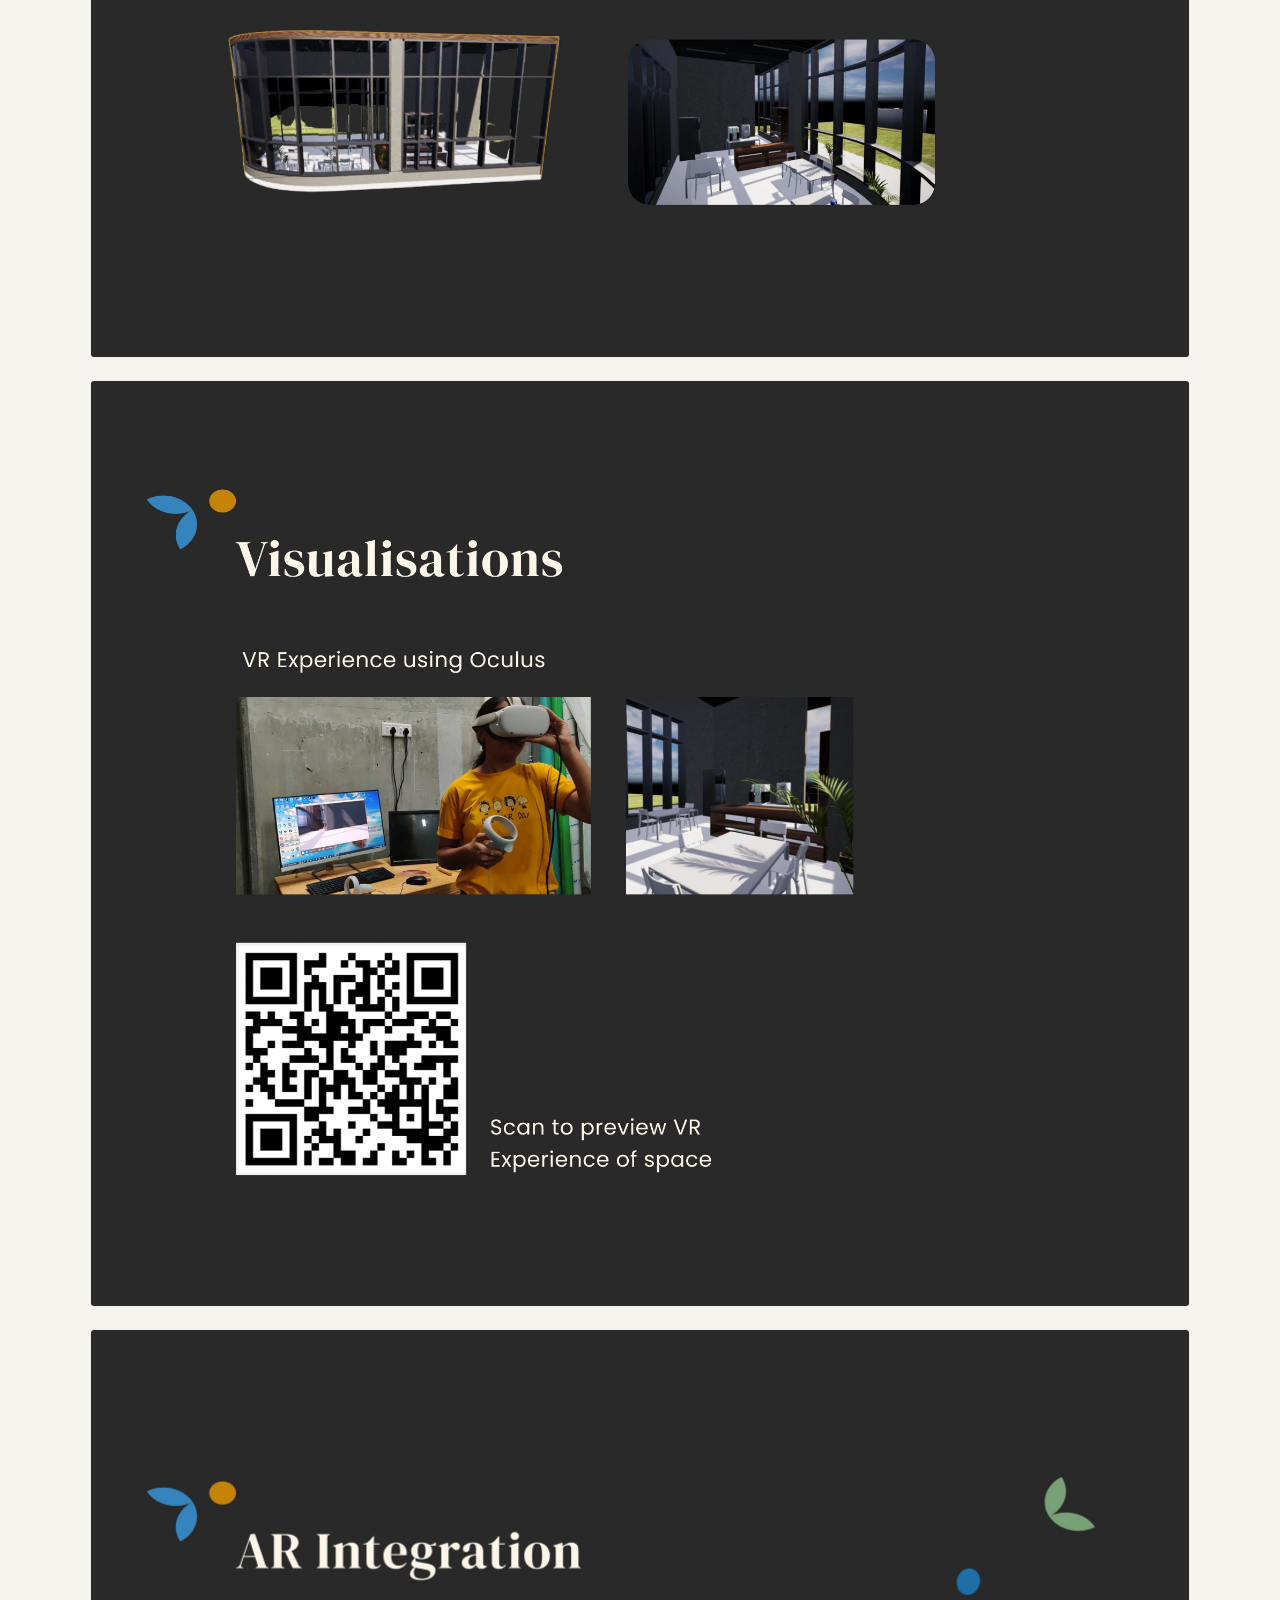
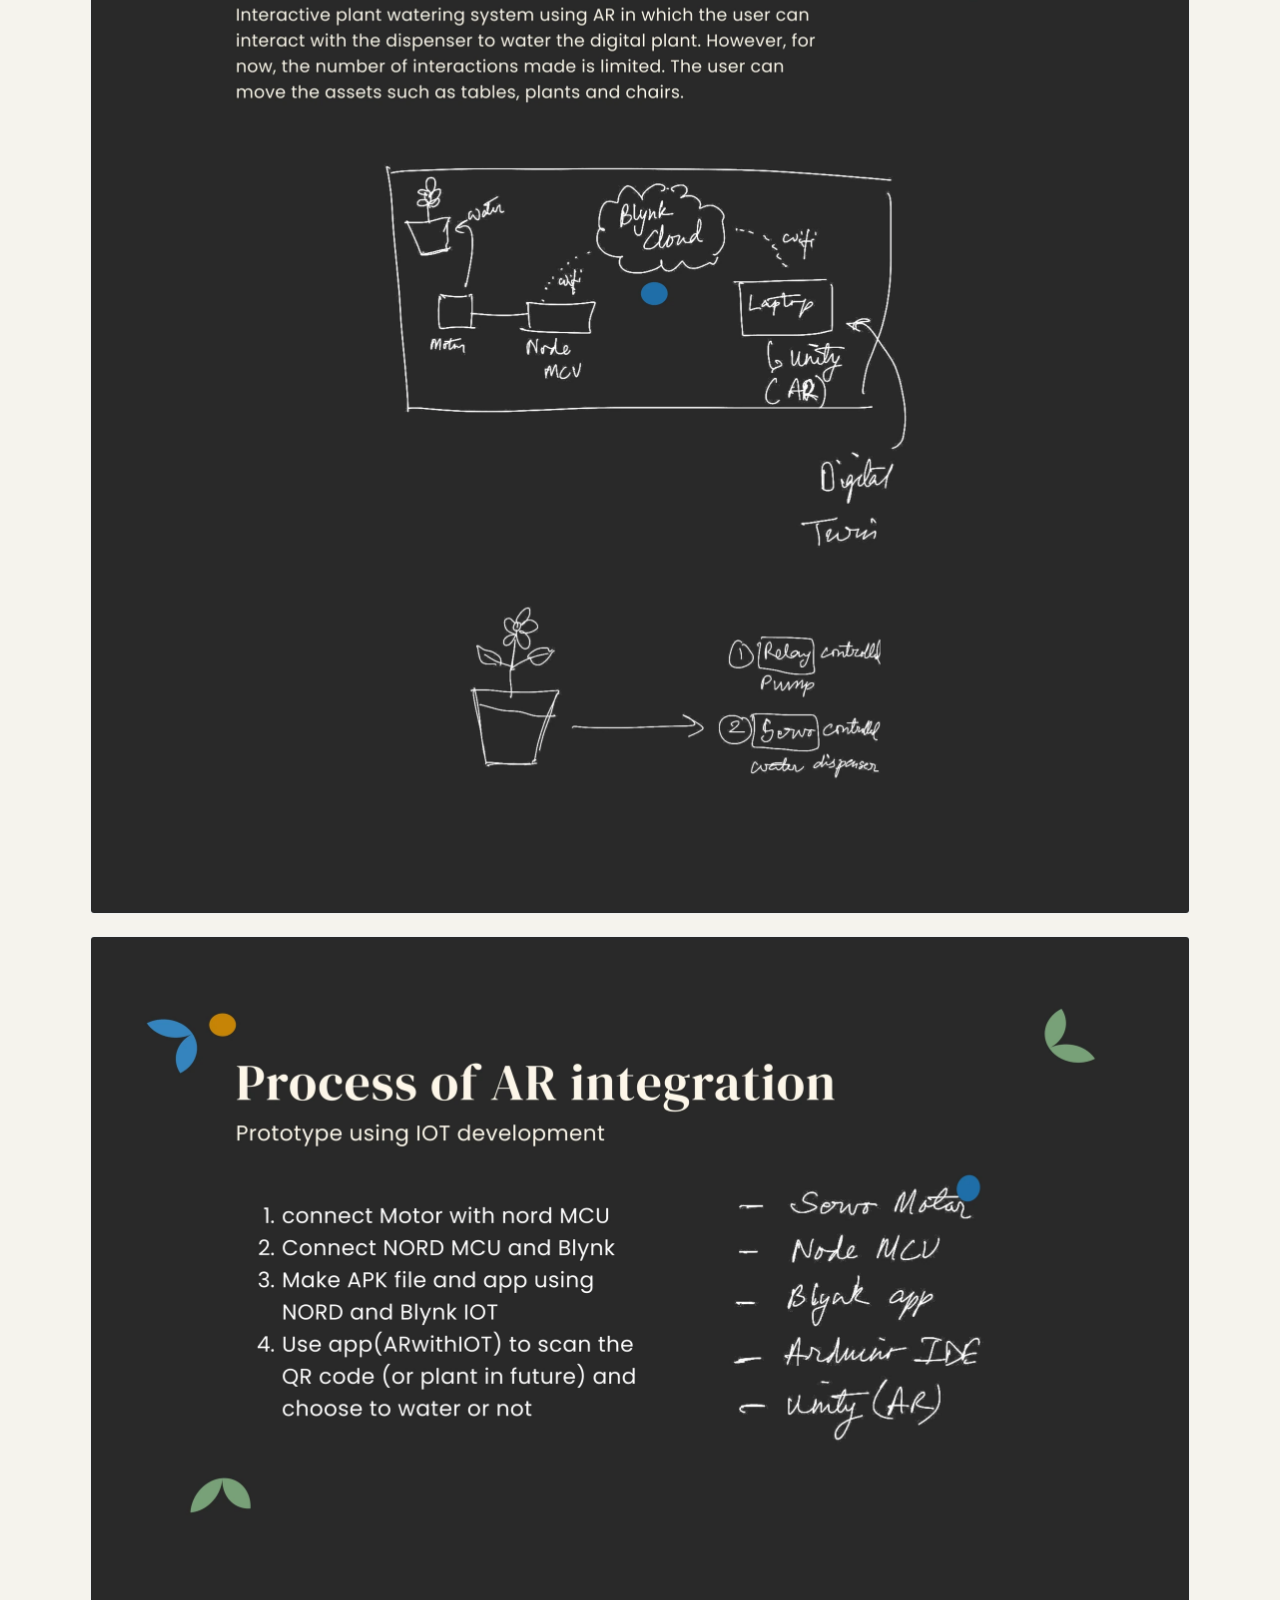
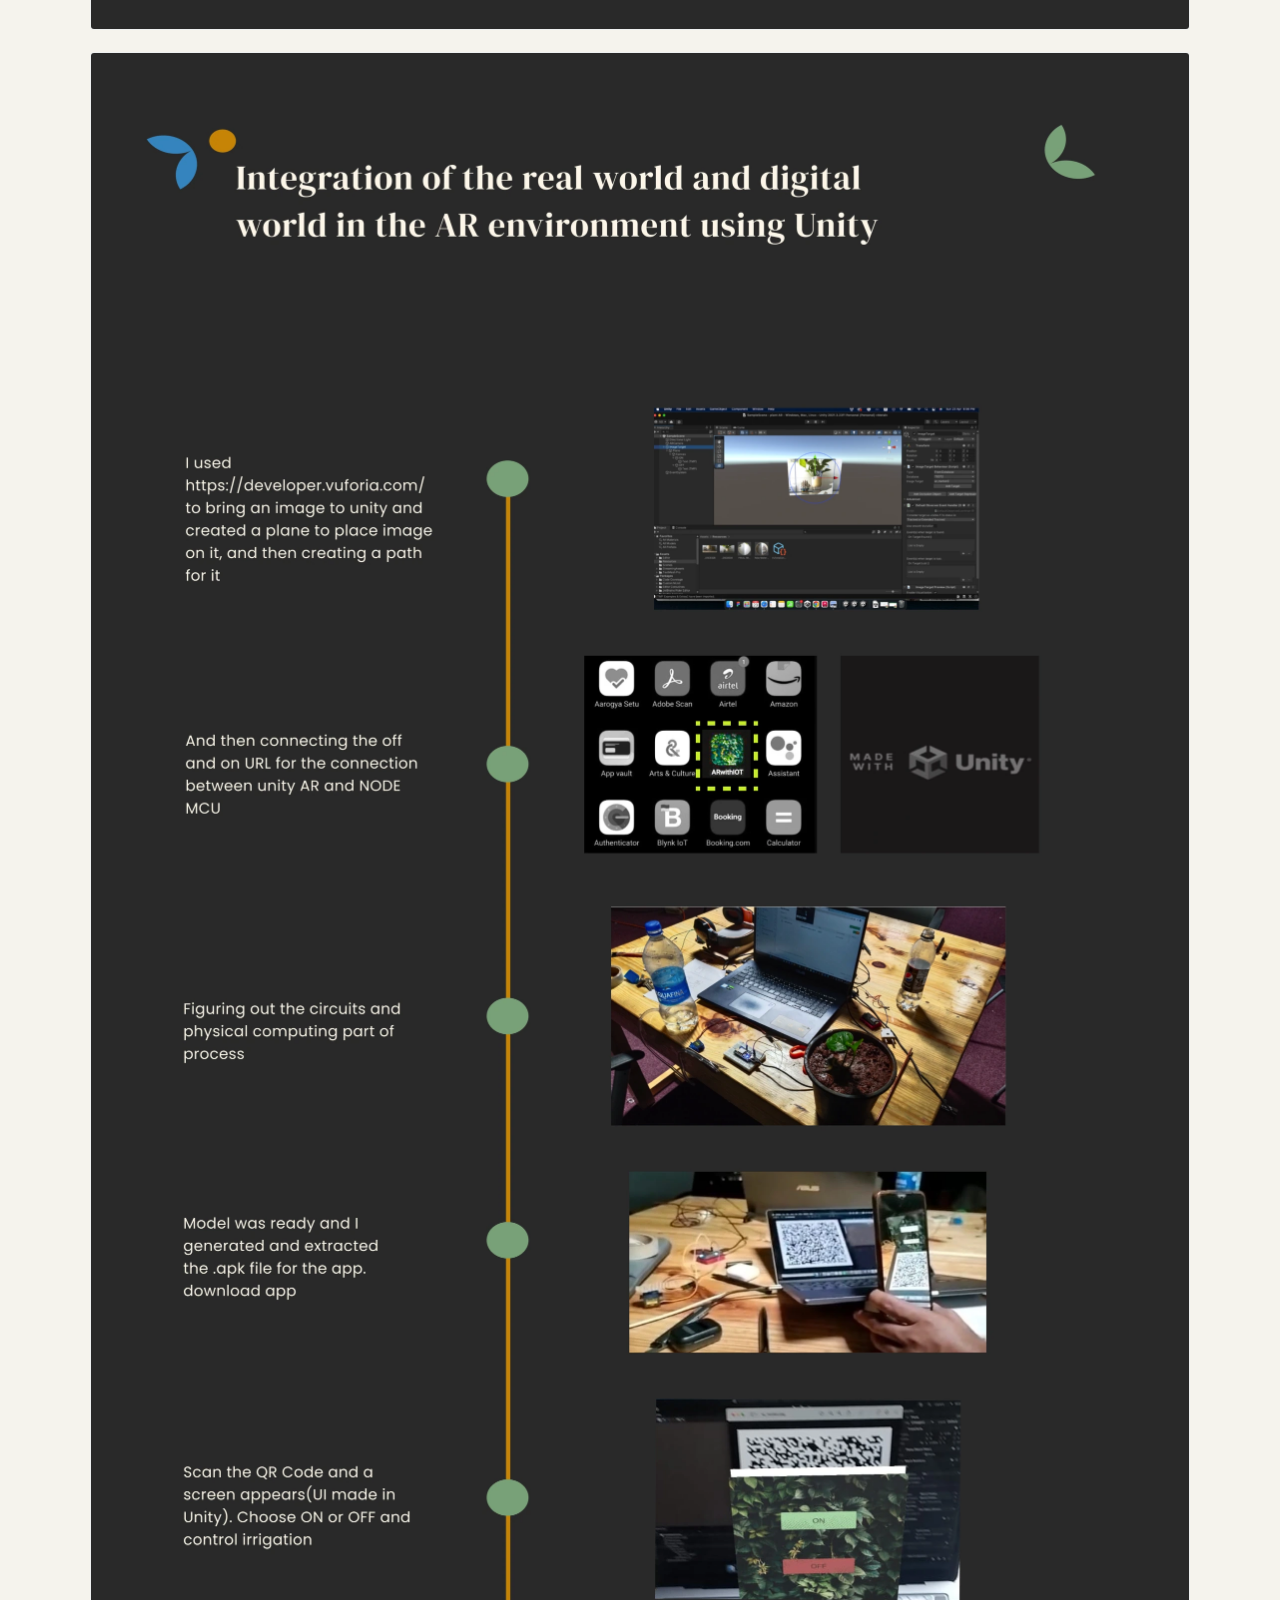
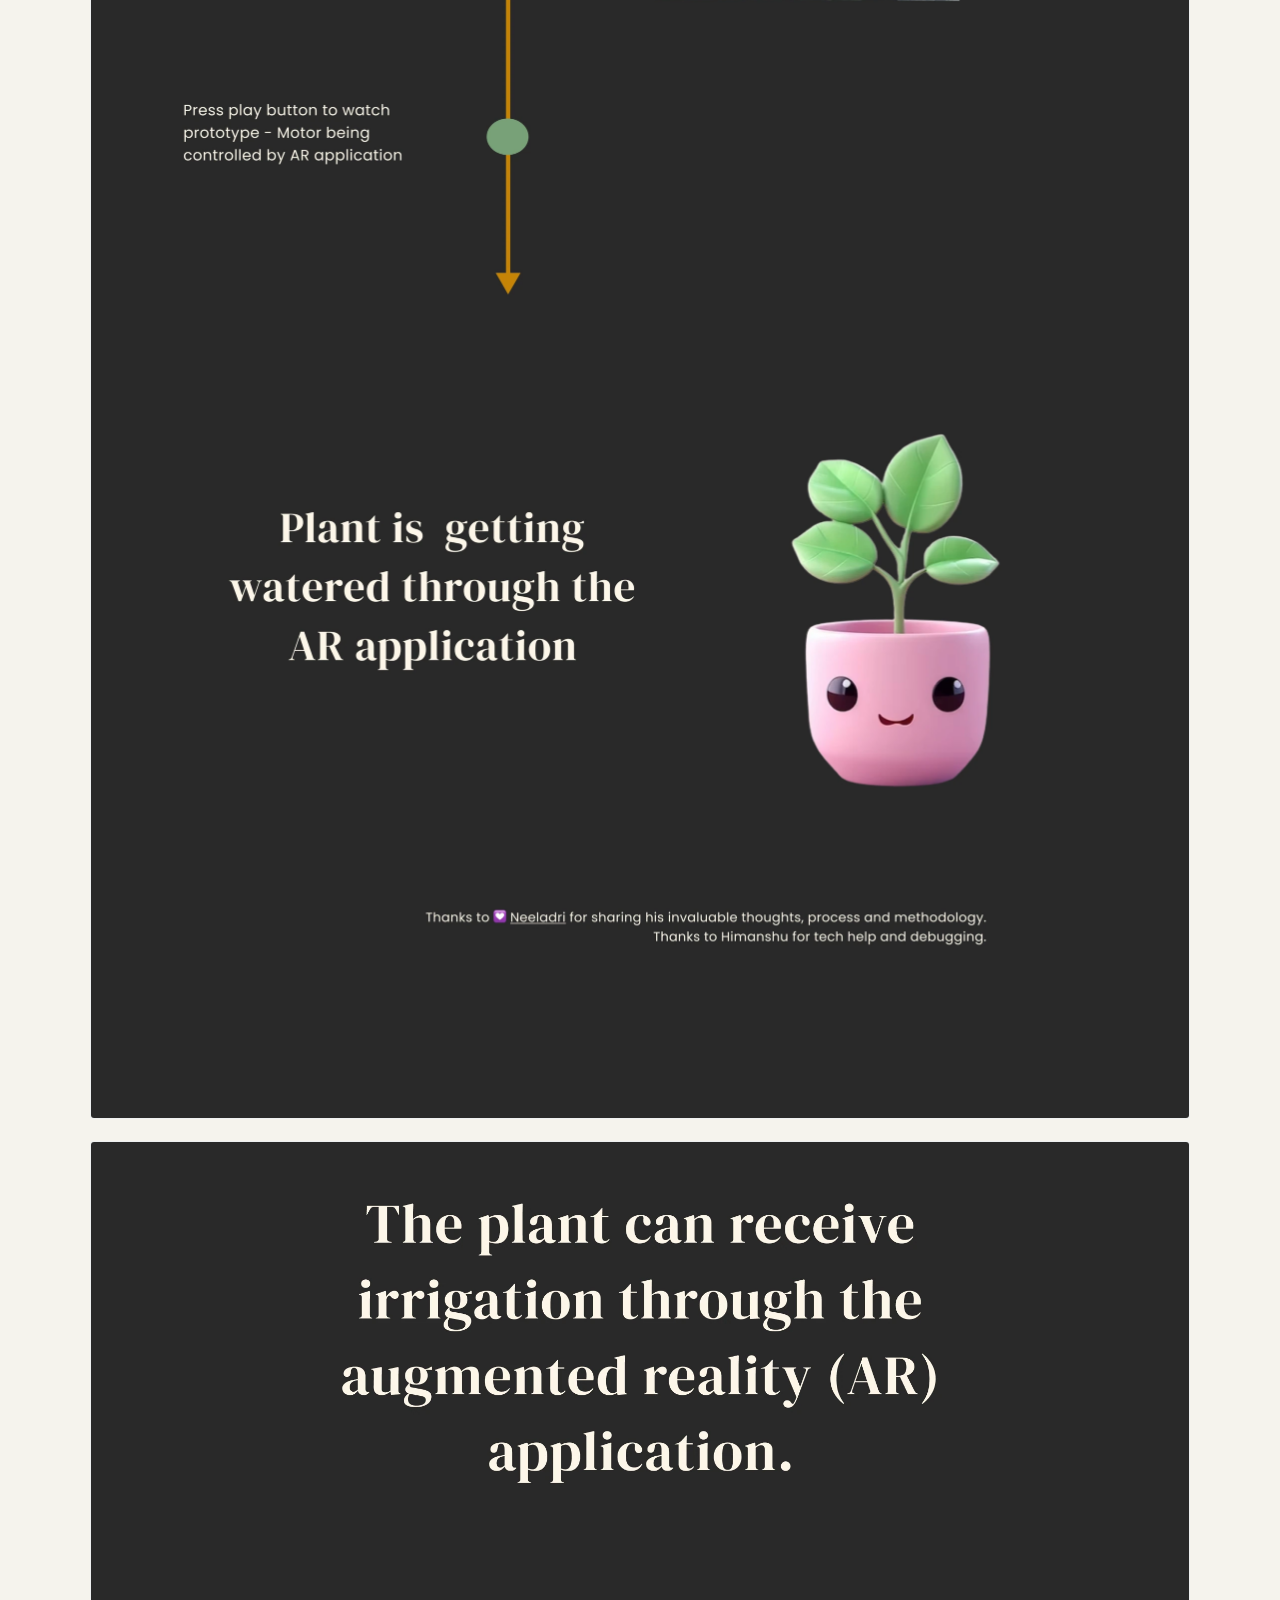
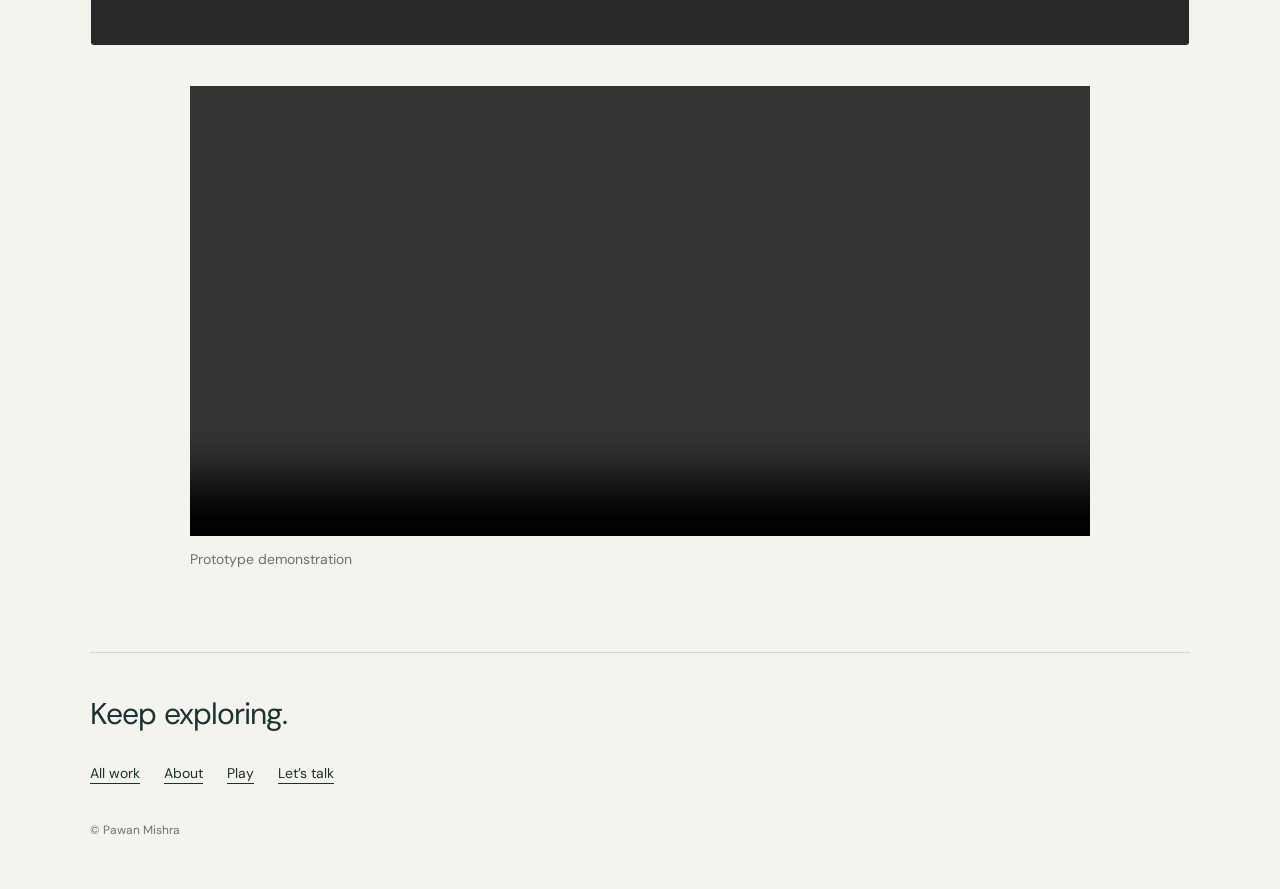
<file: projects/ar-vr/index.html>
<!doctype html><html lang="en"><head><meta charset="utf-8"><meta name="viewport" content="width=device-width, initial-scale=1"><title>Experiments with AR/VR — Pawan Mishra</title><meta name="description" content="Experiments with AR/VR — a project by Pawan Mishra."><meta name="theme-color" content="#f5f3ed"><link rel="icon" type="image/webp" href="../../assets/logo.webp"><link rel="stylesheet" href="../../portfolio-nav.css"><link rel="stylesheet" href="../../project-archive.css"><script src="../../project-archive.js" defer></script></head><body class="archive-project"><a class="archive-skip" href="#main">Skip to project</a><header class="portfolio-global-header"><a class="portfolio-global-logo" href="../../index.html" aria-label="Pawan Mishra home"><img src="../../assets/logo.webp" alt="" width="32" height="43"></a><nav aria-label="Main navigation"><a href="../../index.html#work">Work</a><a href="../../about.html">About</a><a href="../../play.html">Play</a><a class="portfolio-global-contact" href="../../index.html#contact">Let’s talk <img src="../../assets/cultural-daruma.webp" alt="" width="28" height="28"></a></nav></header><main id="main"><section class="archive-heading"><a class="archive-back" href="../../index.html#more-work">All work</a><p class="archive-kicker">IMMERSIVE EXPERIENCES</p><h1>Experiments with AR/VR</h1><div class="archive-resources"></div></section><section class="archive-boards" aria-label="Experiments with AR/VR project presentation"><figure class="legacy-board"><button type="button" class="board-open" data-image="assets/board-01.webp" aria-label="Enlarge Experiments with AR/VR — original project board 1"><img src="assets/board-01.webp" alt="Experiments with AR/VR — original project board 1" width="2200" height="1276" loading="eager" decoding="async"><span class="board-zoom" aria-hidden="true">Enlarge</span></button></figure><figure class="legacy-board"><button type="button" class="board-open" data-image="assets/board-02.webp" aria-label="Enlarge Experiments with AR/VR — original project board 2"><img src="assets/board-02.webp" alt="Experiments with AR/VR — original project board 2" width="2048" height="1944" loading="lazy" decoding="async"><span class="board-zoom" aria-hidden="true">Enlarge</span></button></figure><figure class="legacy-board"><button type="button" class="board-open" data-image="assets/board-03.webp" aria-label="Enlarge Experiments with AR/VR — original project board 3"><img src="assets/board-03.webp" alt="Experiments with AR/VR — original project board 3" width="2200" height="2088" loading="lazy" decoding="async"><span class="board-zoom" aria-hidden="true">Enlarge</span></button></figure><figure class="legacy-board"><button type="button" class="board-open" data-image="assets/board-04.webp" aria-label="Enlarge Experiments with AR/VR — original project board 4"><img src="assets/board-04.webp" alt="Experiments with AR/VR — original project board 4" width="2048" height="2206" loading="lazy" decoding="async"><span class="board-zoom" aria-hidden="true">Enlarge</span></button></figure><figure class="legacy-board"><button type="button" class="board-open" data-image="assets/board-05.webp" aria-label="Enlarge Experiments with AR/VR — original project board 5"><img src="assets/board-05.webp" alt="Experiments with AR/VR — original project board 5" width="2200" height="2370" loading="lazy" decoding="async"><span class="board-zoom" aria-hidden="true">Enlarge</span></button></figure><figure class="legacy-board"><button type="button" class="board-open" data-image="assets/board-06.webp" aria-label="Enlarge Experiments with AR/VR — original project board 6"><img src="assets/board-06.webp" alt="Experiments with AR/VR — original project board 6" width="2048" height="2206" loading="lazy" decoding="async"><span class="board-zoom" aria-hidden="true">Enlarge</span></button></figure><figure class="legacy-board"><button type="button" class="board-open" data-image="assets/board-07.webp" aria-label="Enlarge Experiments with AR/VR — original project board 7"><img src="assets/board-07.webp" alt="Experiments with AR/VR — original project board 7" width="2048" height="1726" loading="lazy" decoding="async"><span class="board-zoom" aria-hidden="true">Enlarge</span></button></figure><figure class="legacy-board"><button type="button" class="board-open" data-image="assets/board-08.webp" aria-label="Enlarge Experiments with AR/VR — original project board 8"><img src="assets/board-08.webp" alt="Experiments with AR/VR — original project board 8" width="2200" height="2370" loading="lazy" decoding="async"><span class="board-zoom" aria-hidden="true">Enlarge</span></button></figure><figure class="legacy-board"><button type="button" class="board-open" data-image="assets/board-09.webp" aria-label="Enlarge Experiments with AR/VR — original project board 9"><img src="assets/board-09.webp" alt="Experiments with AR/VR — original project board 9" width="2200" height="1388" loading="lazy" decoding="async"><span class="board-zoom" aria-hidden="true">Enlarge</span></button></figure><figure class="legacy-board"><button type="button" class="board-open" data-image="assets/board-10.webp" aria-label="Enlarge Experiments with AR/VR — original project board 10"><img src="assets/board-10.webp" alt="Experiments with AR/VR — original project board 10" width="2200" height="5339" loading="lazy" decoding="async"><span class="board-zoom" aria-hidden="true">Enlarge</span></button></figure><figure class="legacy-board"><button type="button" class="board-open" data-image="assets/board-11.webp" aria-label="Enlarge Experiments with AR/VR — original project board 11"><img src="assets/board-11.webp" alt="Experiments with AR/VR — original project board 11" width="2127" height="975" loading="lazy" decoding="async"><span class="board-zoom" aria-hidden="true">Enlarge</span></button></figure><figure class="legacy-video"><video controls playsinline preload="metadata" aria-label="AR and VR prototype demonstration"><source src="assets/demo.mp4" type="video/mp4"></video><figcaption>Prototype demonstration</figcaption></figure></section><footer class="archive-footer"><span>Keep exploring.</span><div><a href="../../index.html#work">All work</a><a href="../../about.html">About</a><a href="../../play.html">Play</a><a href="mailto:pwnmishr18@gmail.com">Let’s talk</a></div><p>© Pawan Mishra</p></footer></main><dialog class="archive-viewer" aria-label="Project image viewer"><div class="archive-viewer-controls"><button type="button" id="archive-zoom" aria-pressed="false">Actual size</button><a id="archive-full-image">View full image</a><button type="button" id="archive-close">Close</button></div><div class="archive-viewer-canvas"><img id="archive-image" alt=""></div></dialog></body></html>
</file>
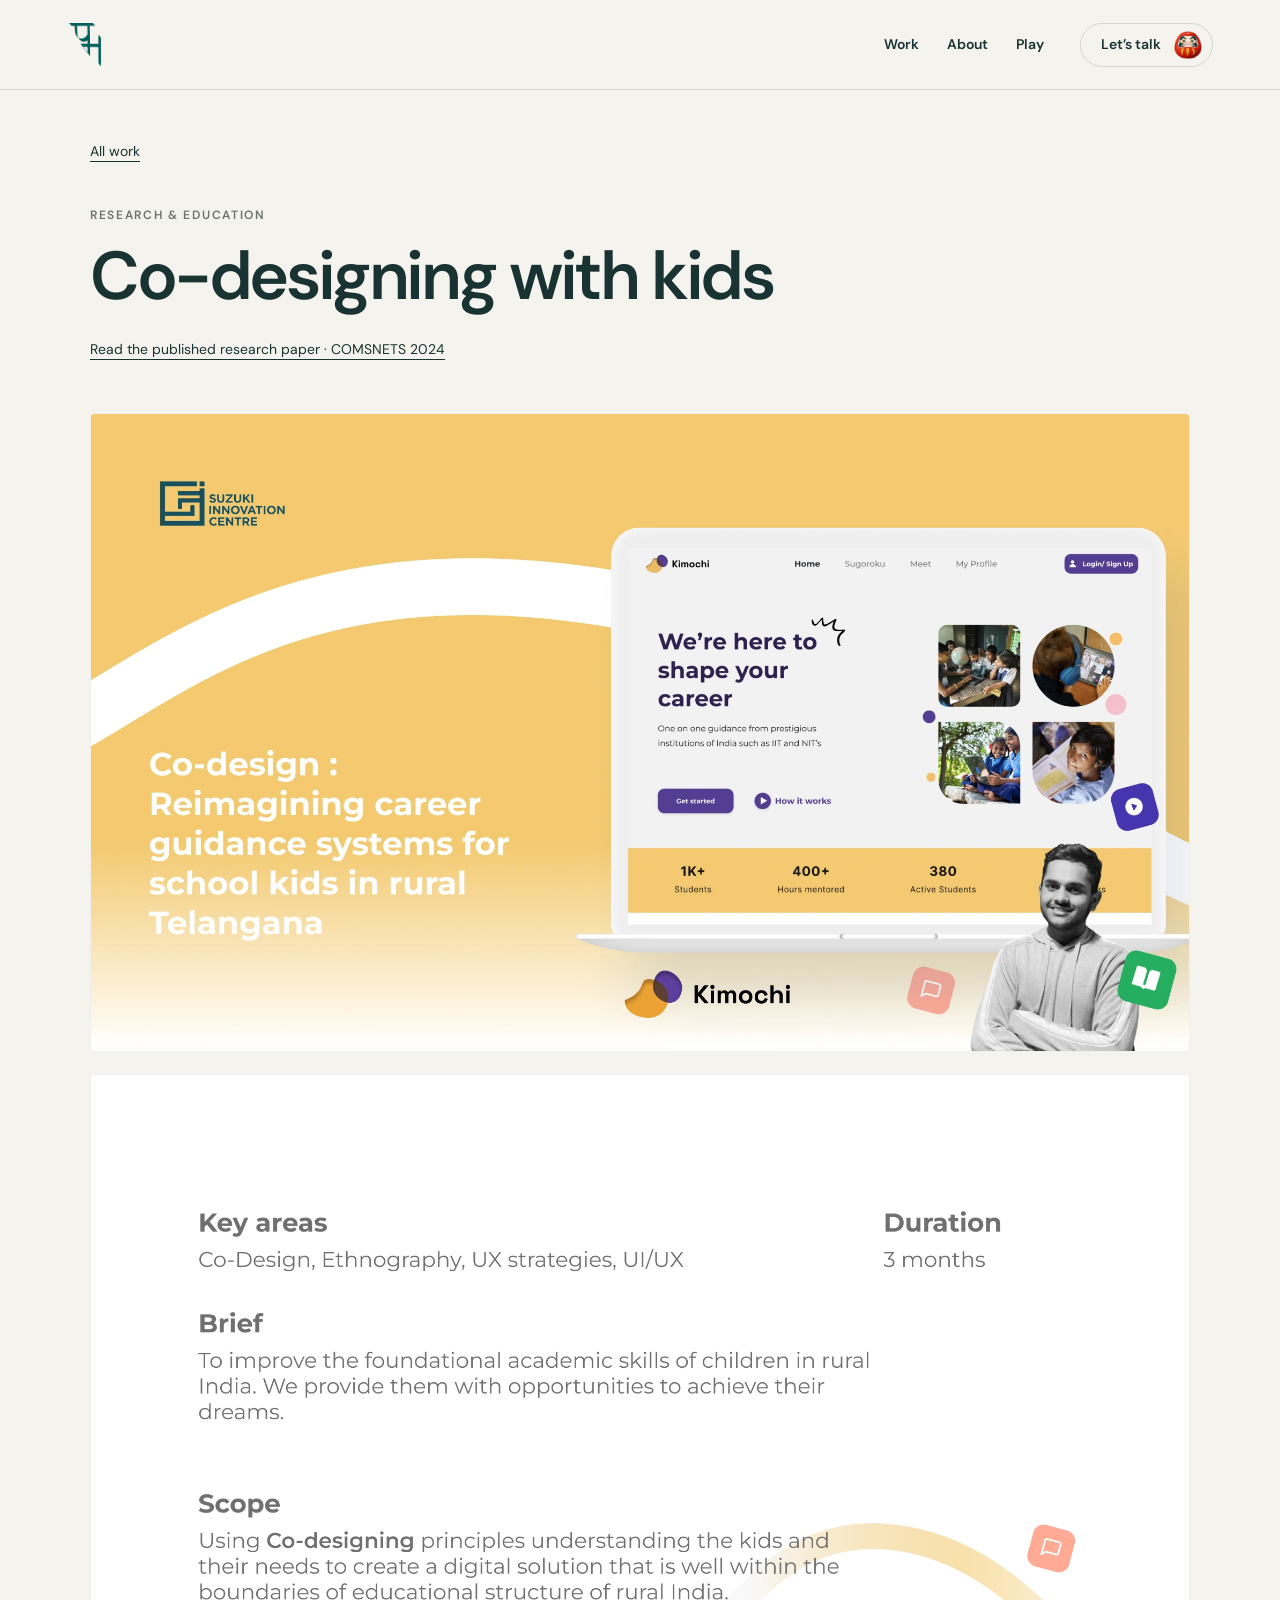
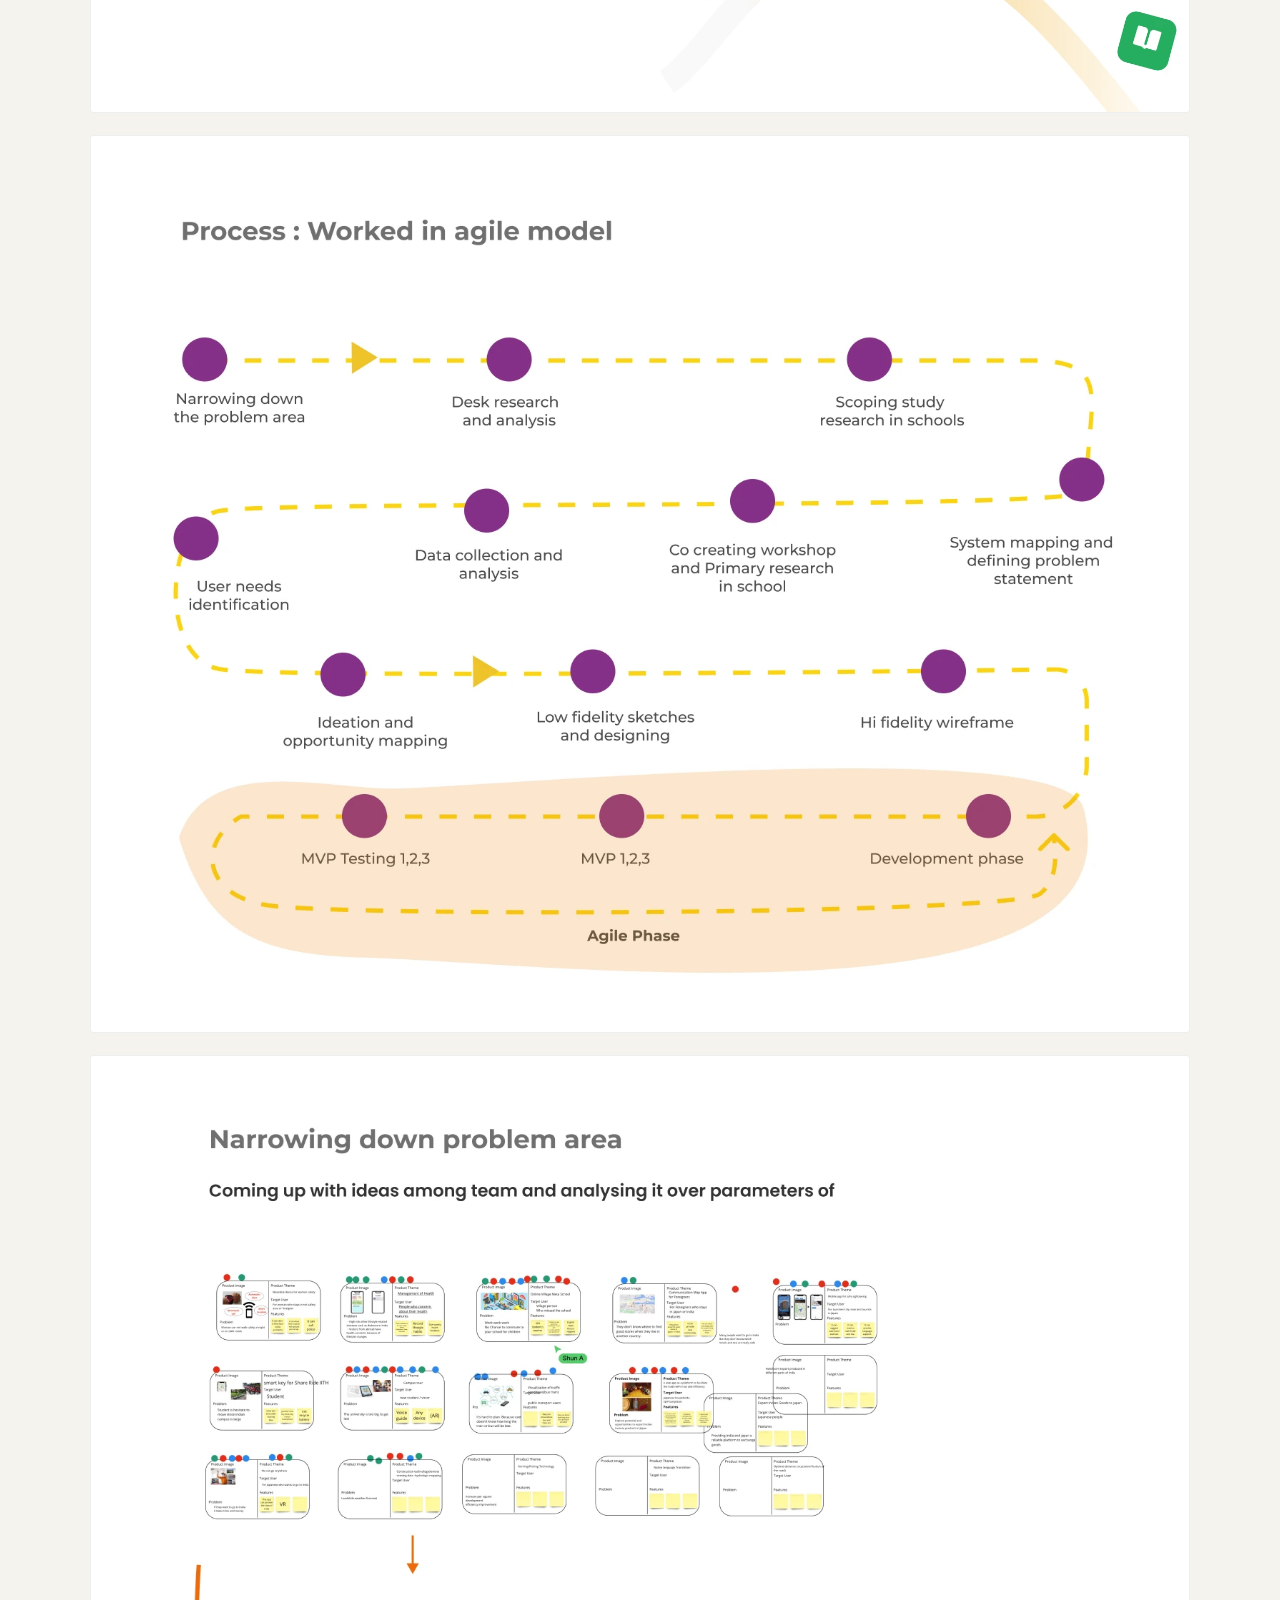
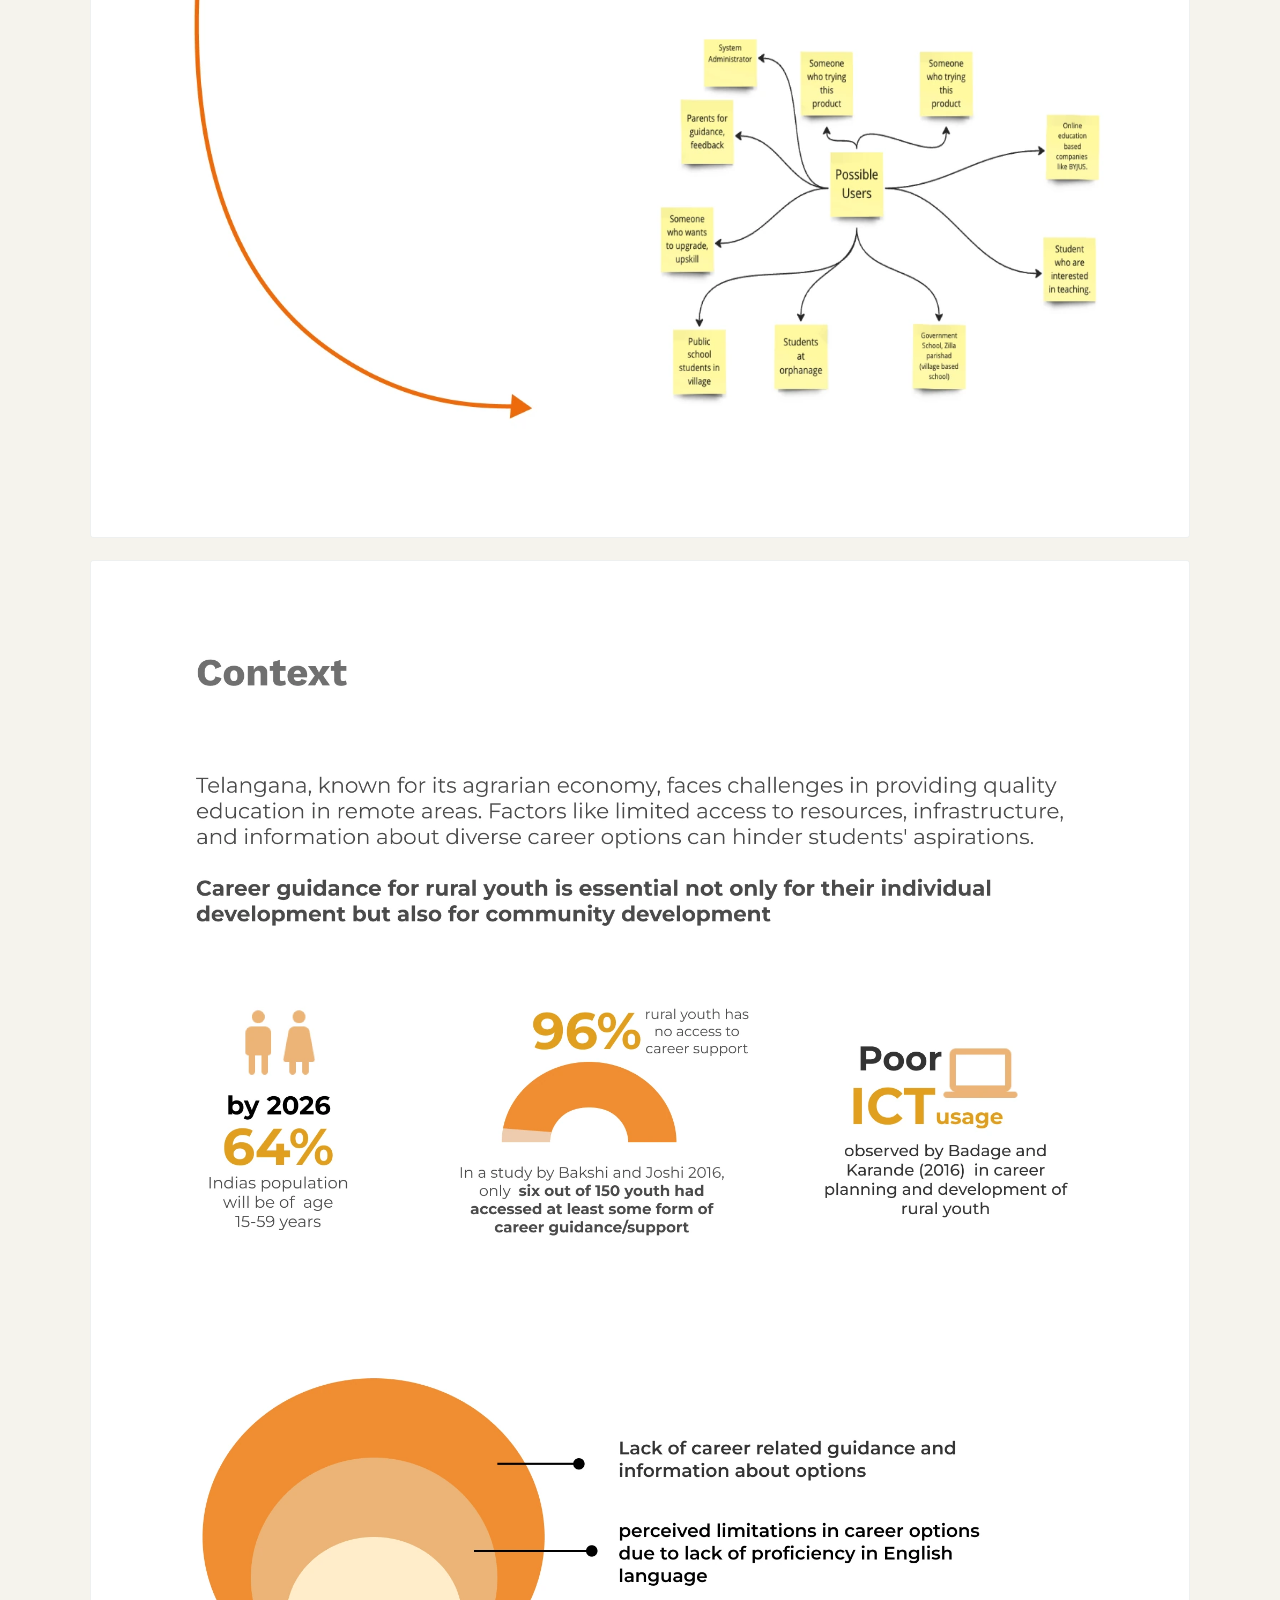
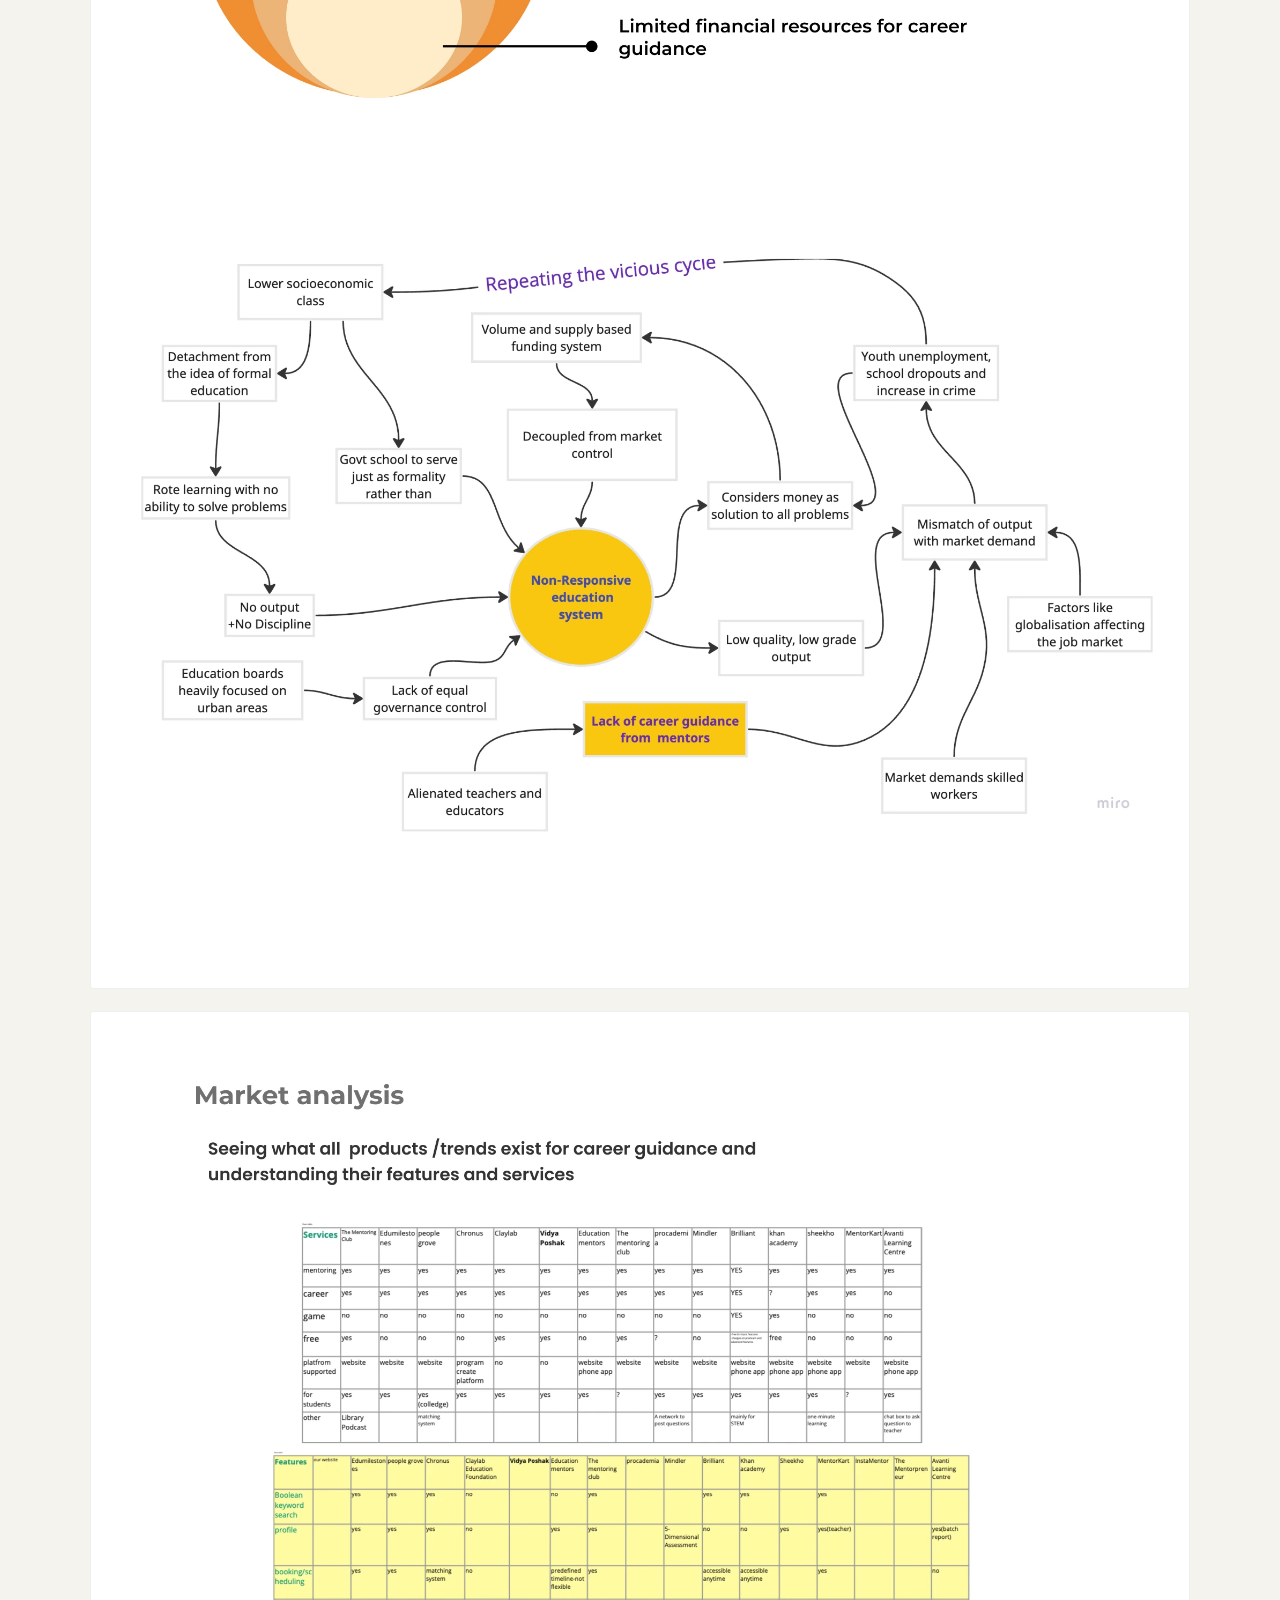
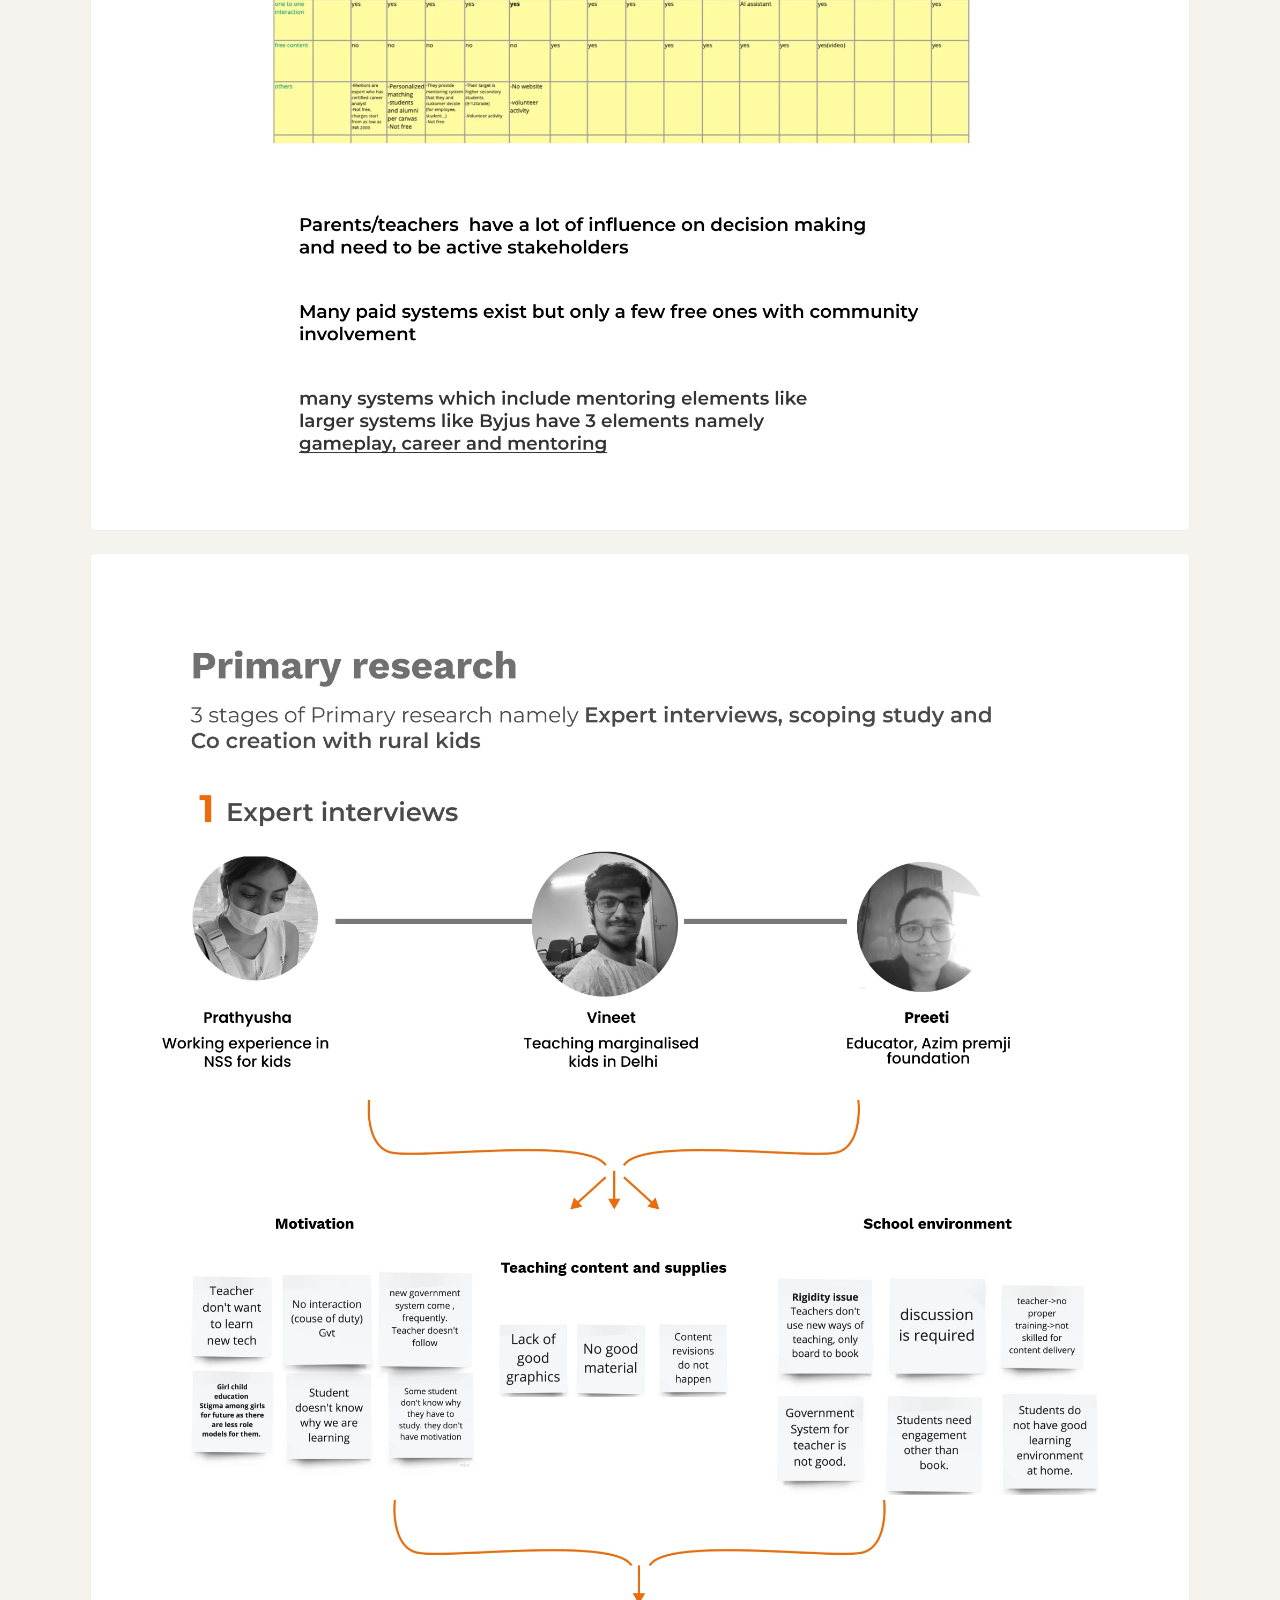
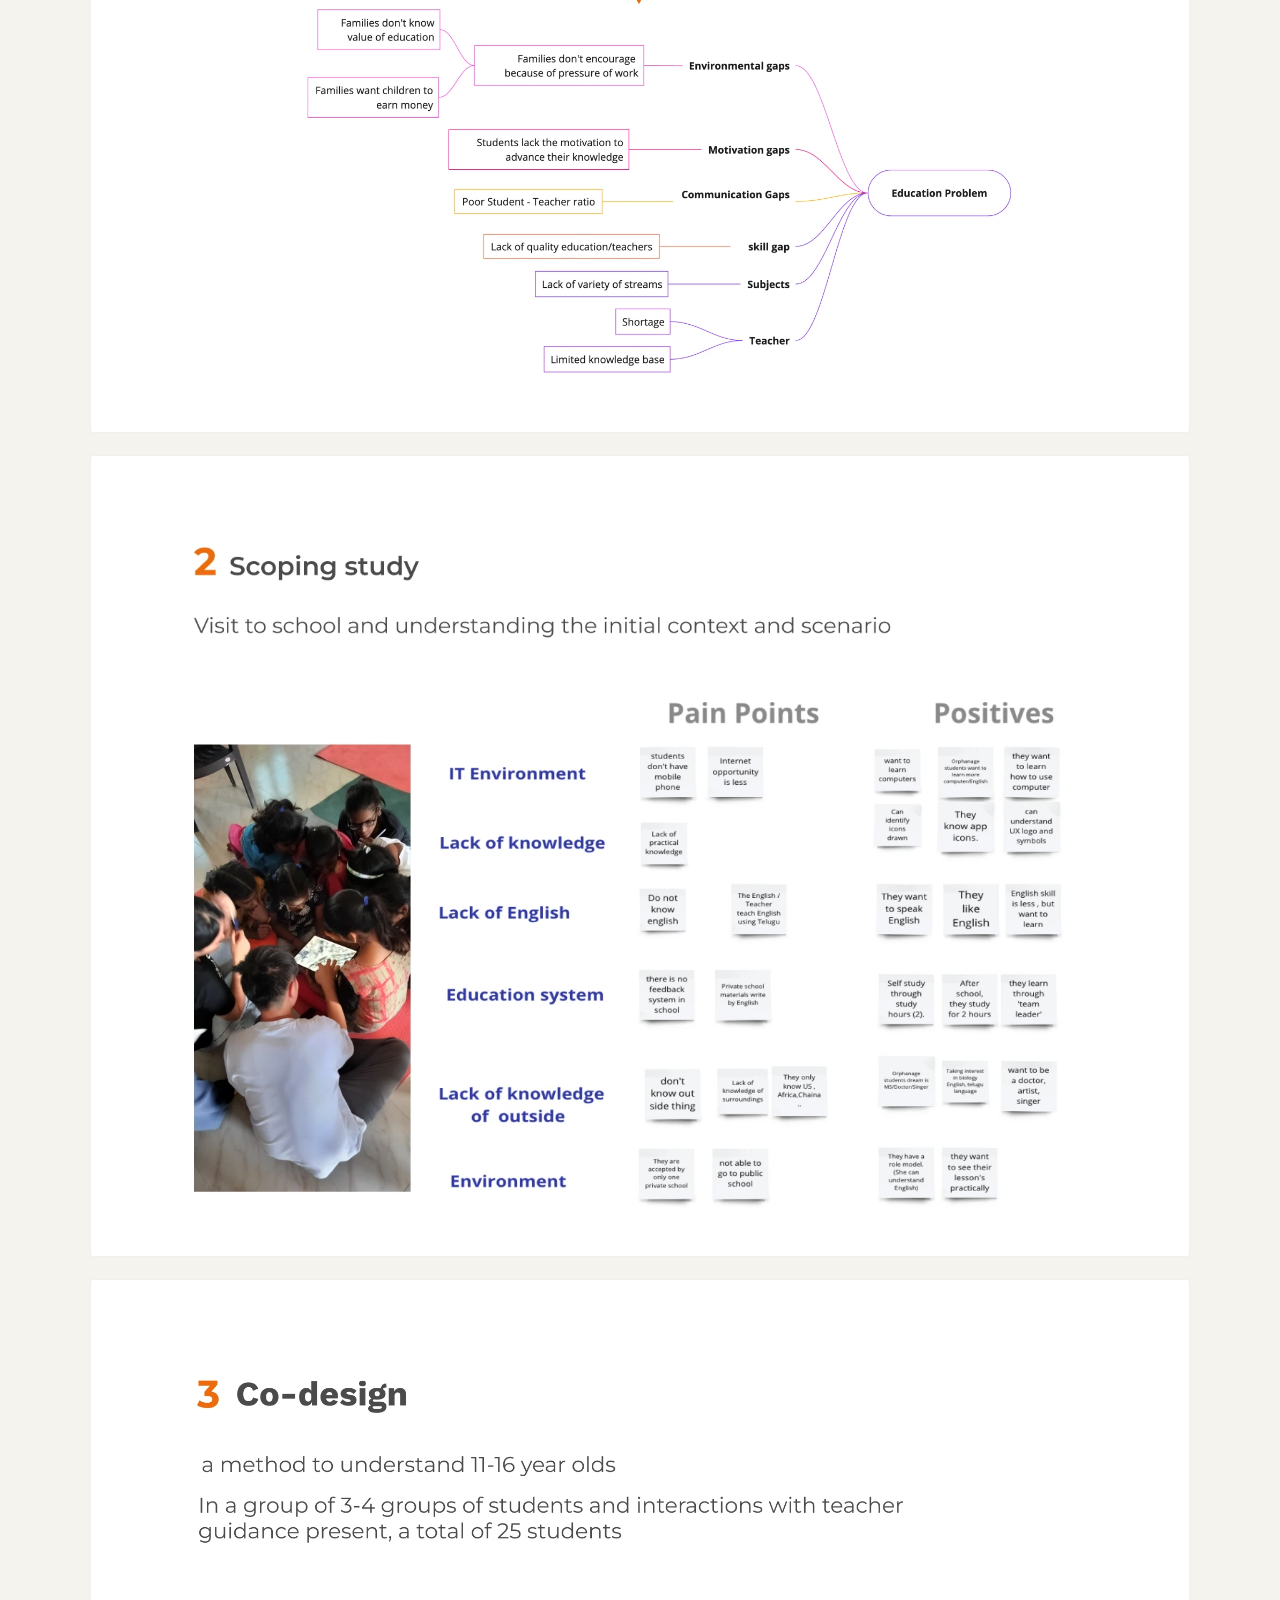
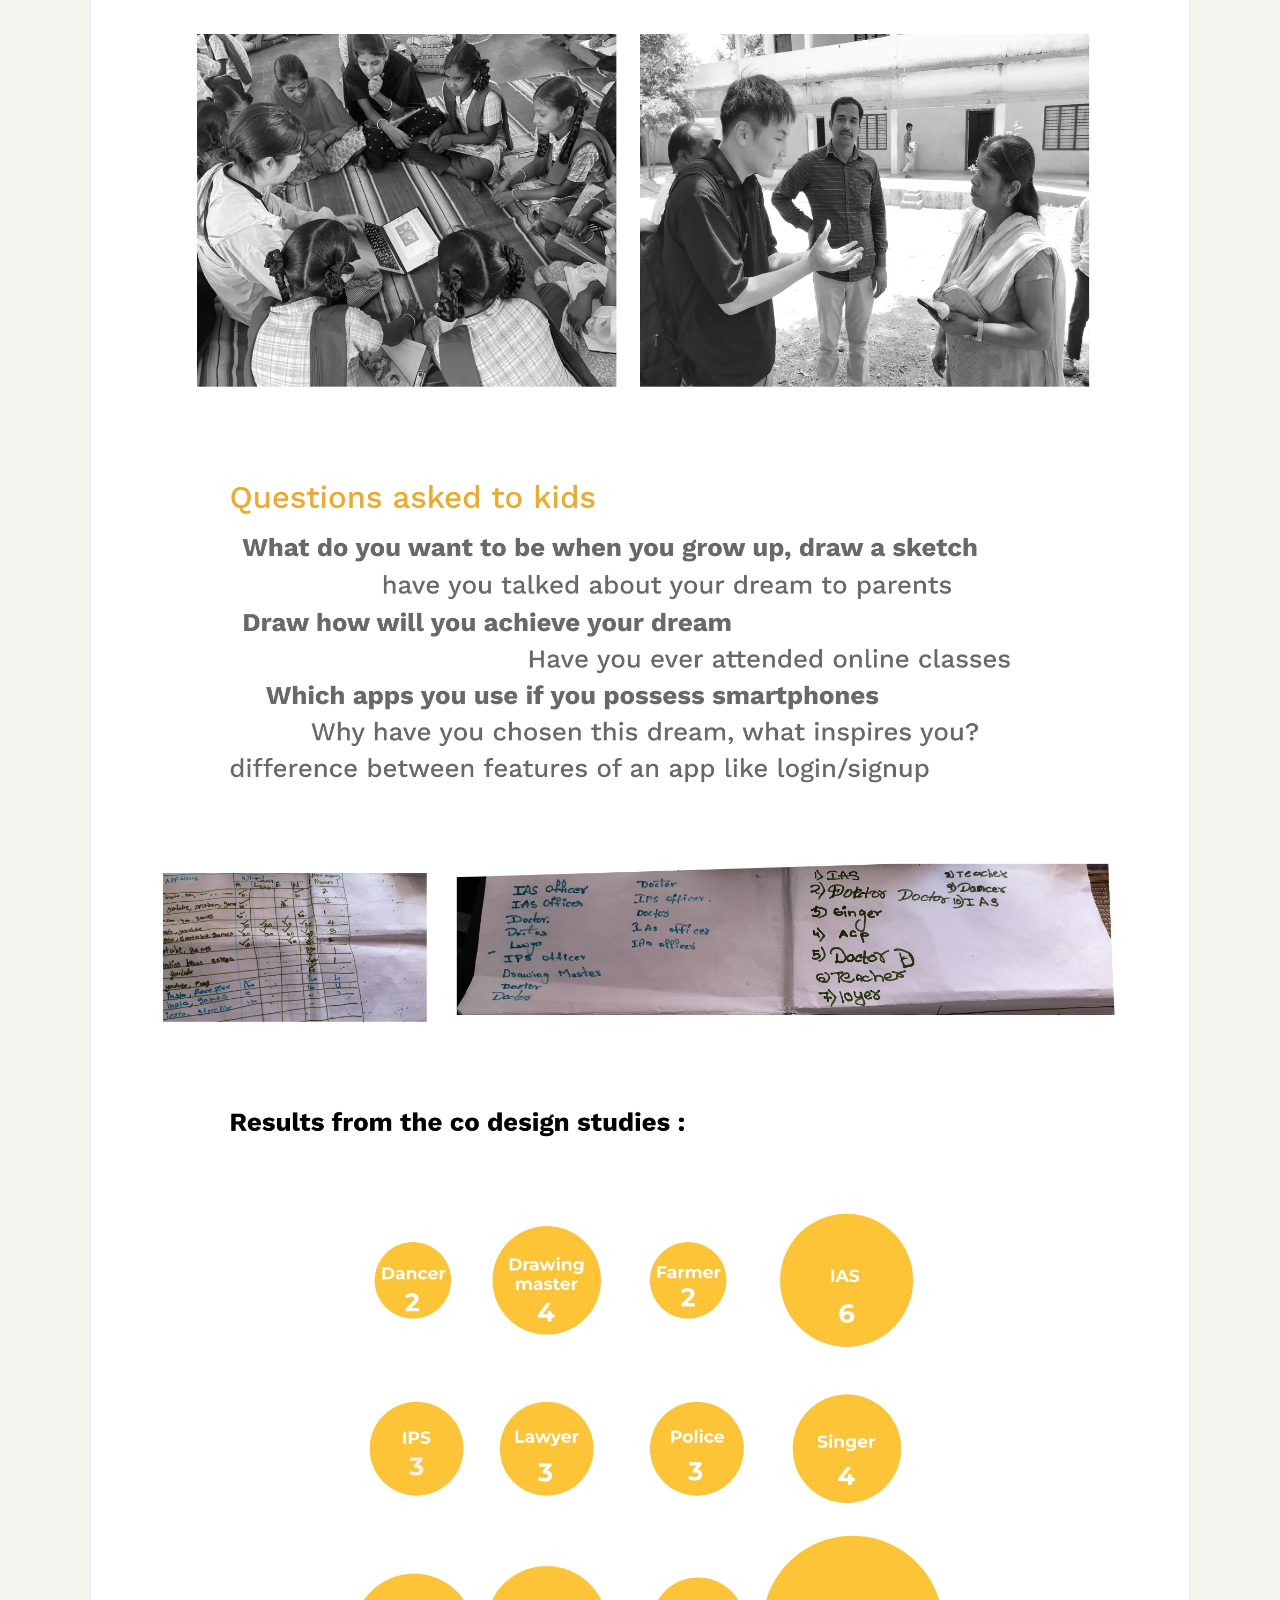
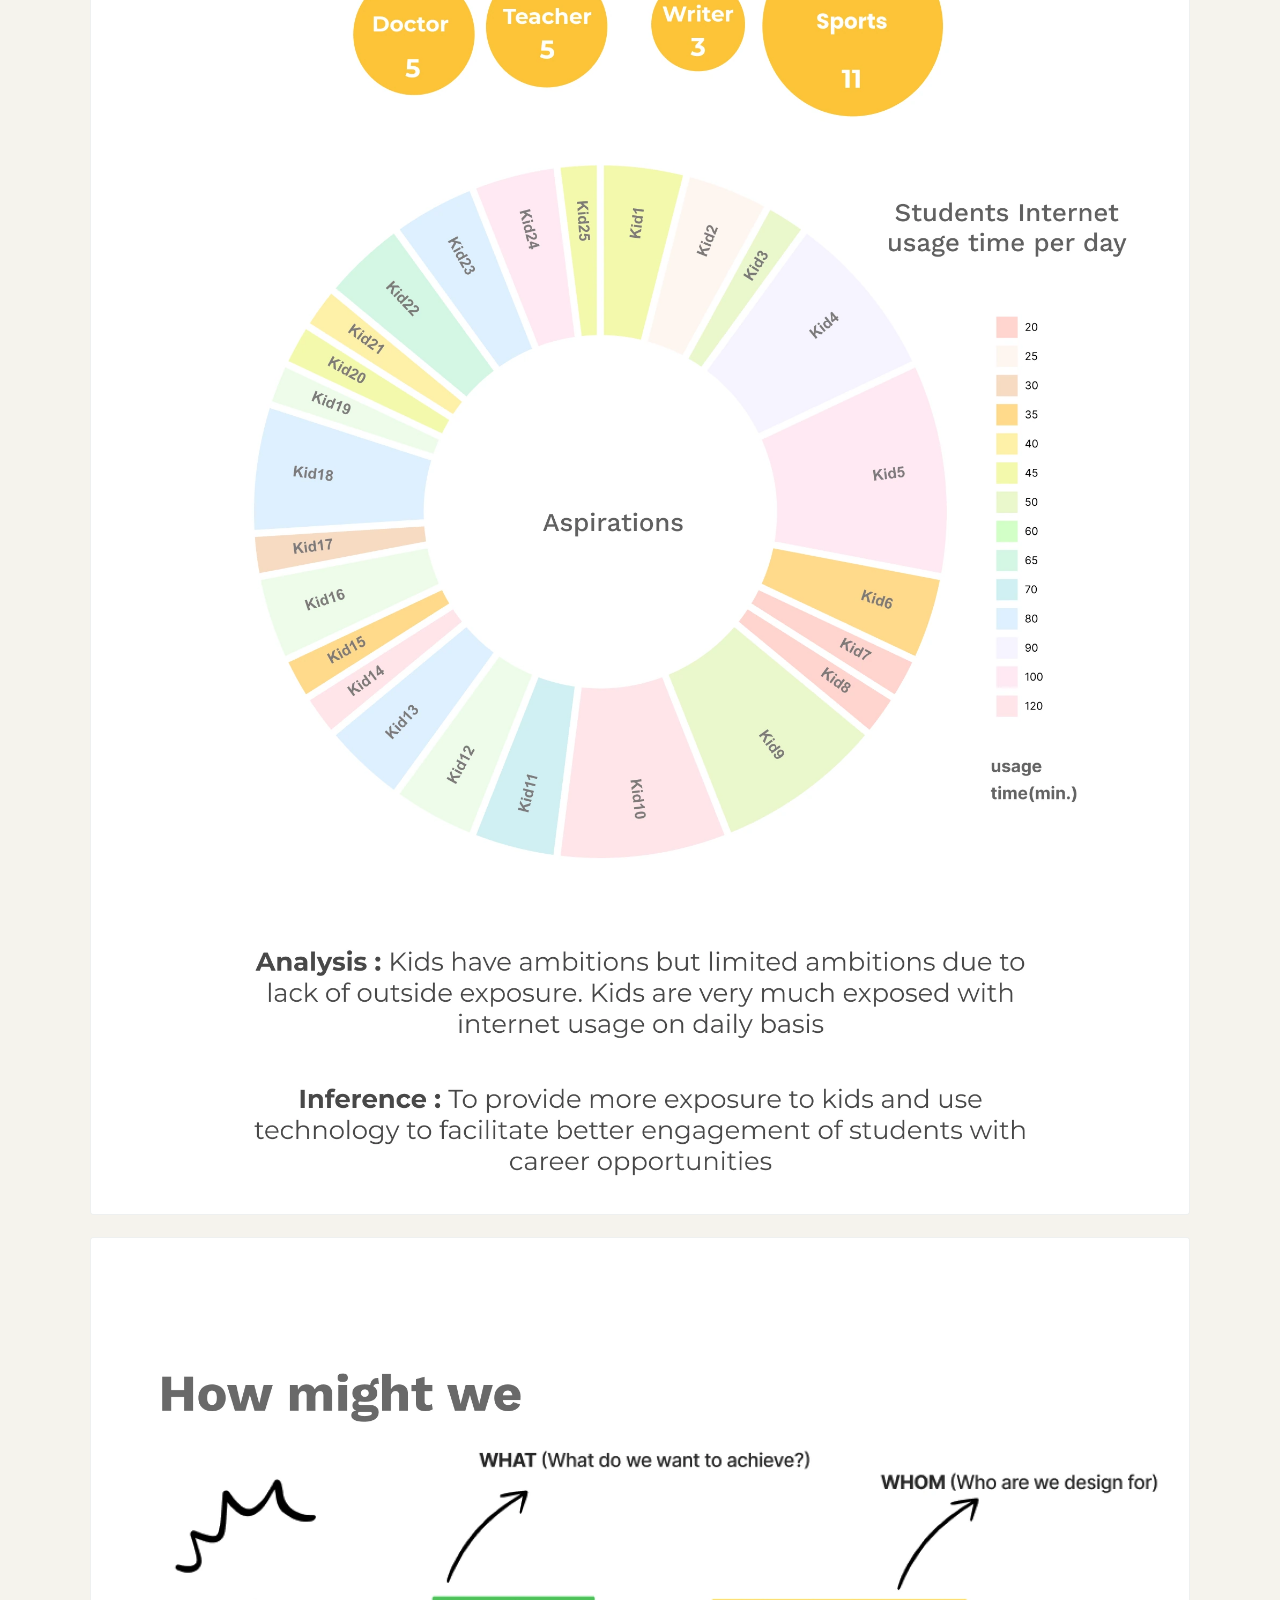
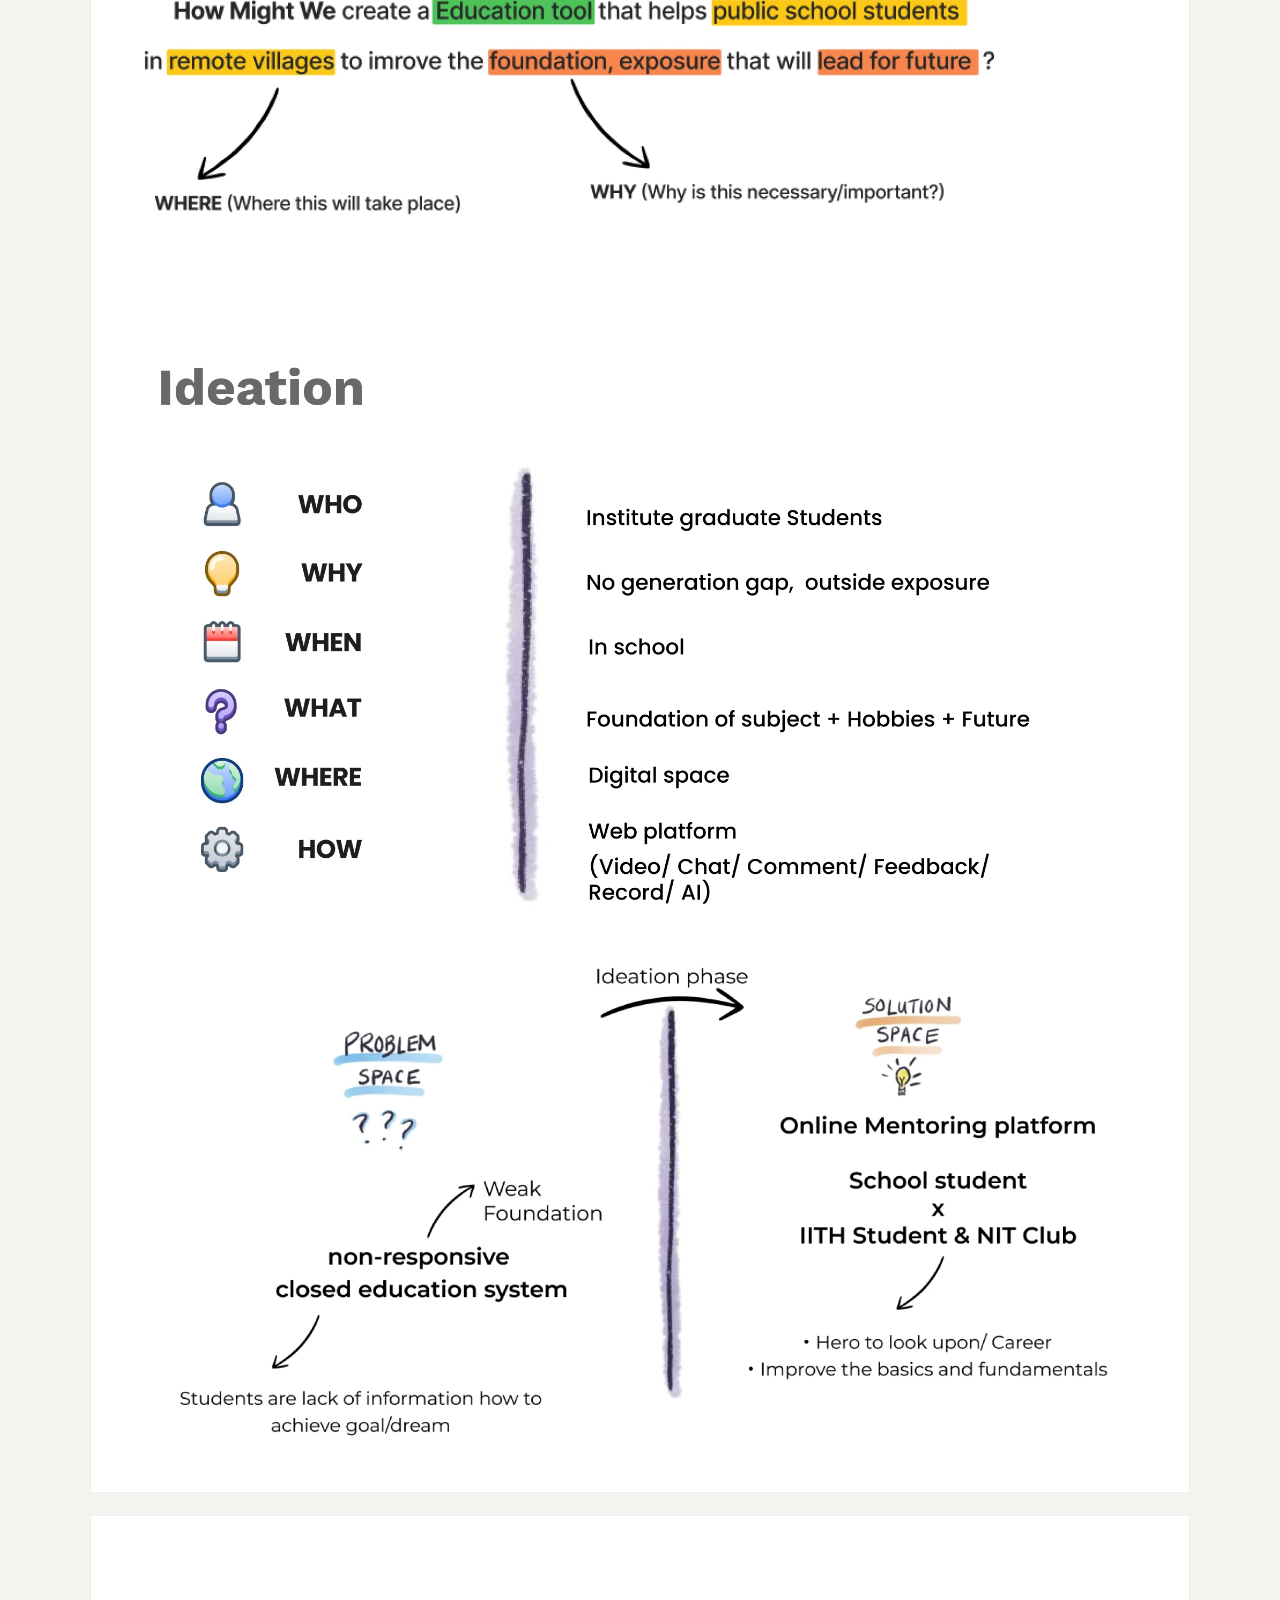
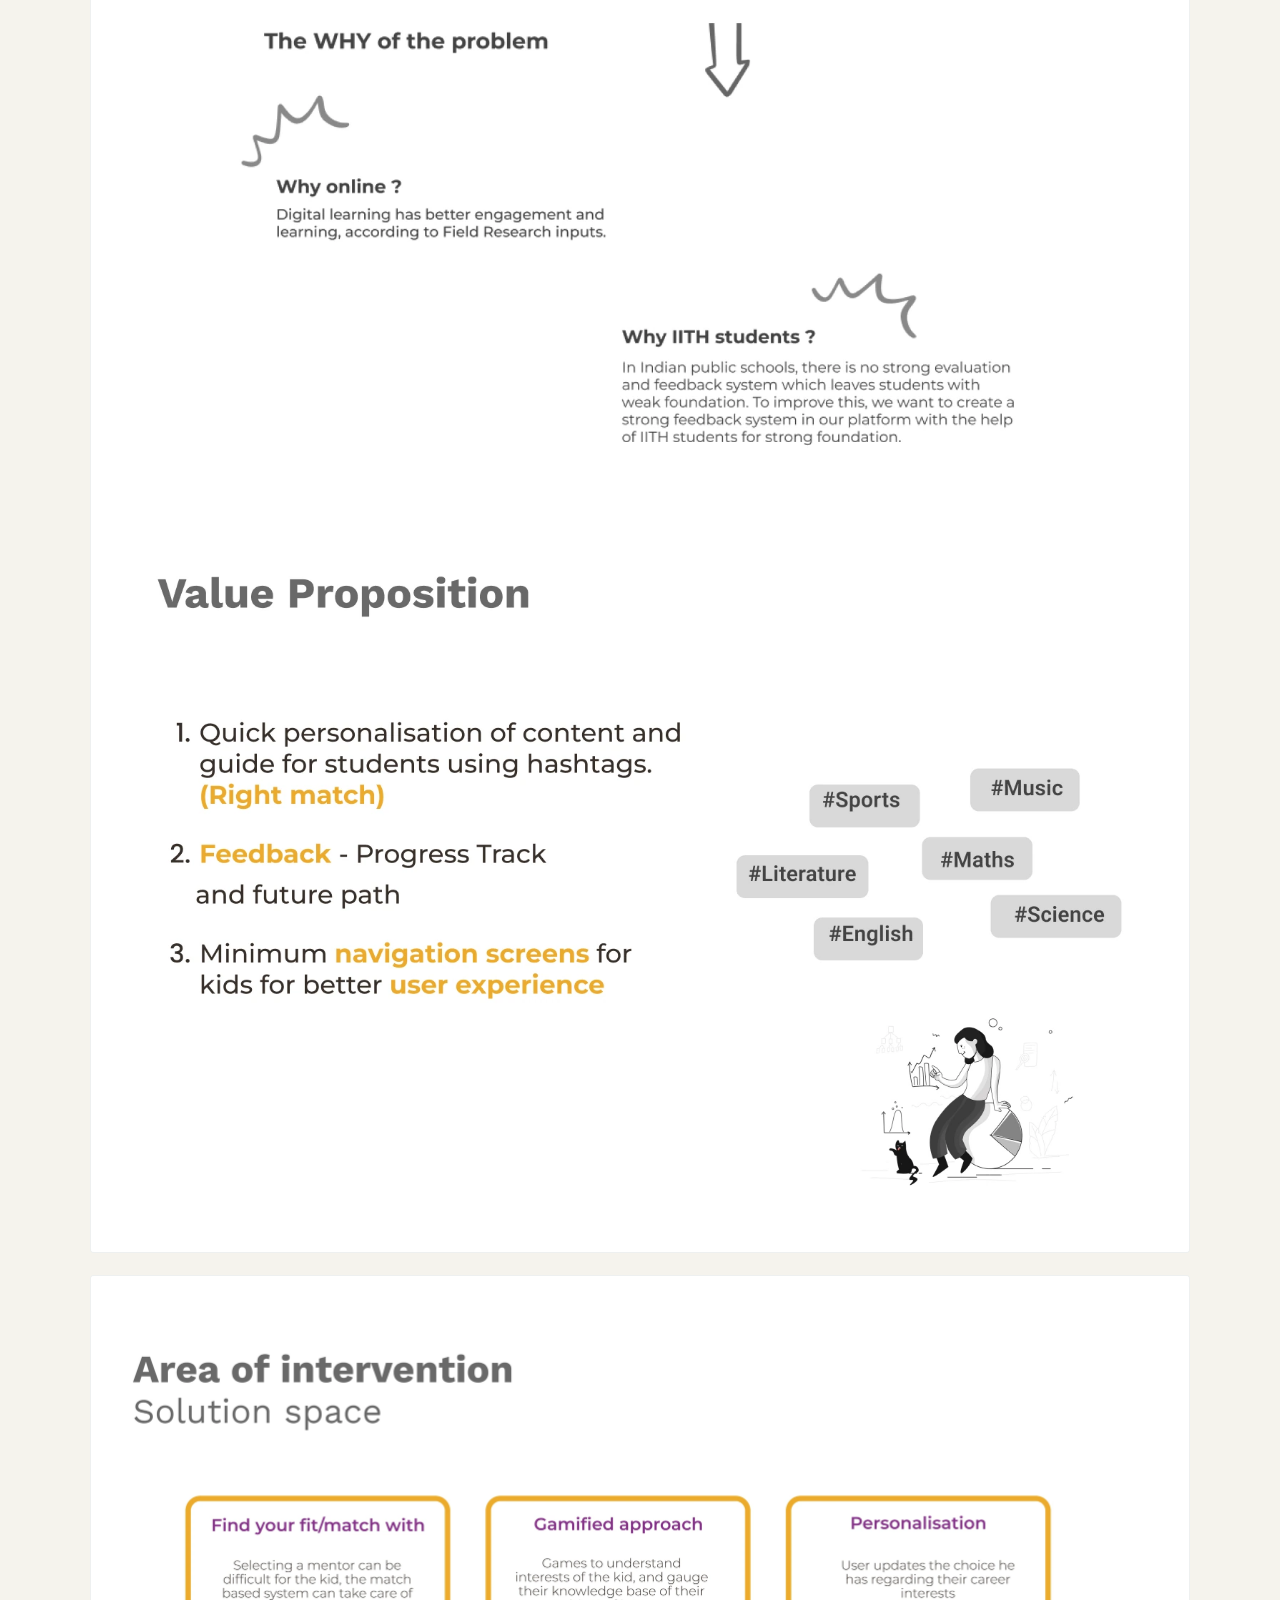
<file: projects/co-design/index.html>
<!doctype html><html lang="en"><head><meta charset="utf-8"><meta name="viewport" content="width=device-width, initial-scale=1"><title>Co-designing with kids — Pawan Mishra</title><meta name="description" content="Co-designing with kids — a project by Pawan Mishra."><meta name="theme-color" content="#f5f3ed"><link rel="icon" type="image/webp" href="../../assets/logo.webp"><link rel="stylesheet" href="../../portfolio-nav.css"><link rel="stylesheet" href="../../project-archive.css"><script src="../../project-archive.js" defer></script></head><body class="archive-project"><a class="archive-skip" href="#main">Skip to project</a><header class="portfolio-global-header"><a class="portfolio-global-logo" href="../../index.html" aria-label="Pawan Mishra home"><img src="../../assets/logo.webp" alt="" width="32" height="43"></a><nav aria-label="Main navigation"><a href="../../index.html#work">Work</a><a href="../../about.html">About</a><a href="../../play.html">Play</a><a class="portfolio-global-contact" href="../../index.html#contact">Let’s talk <img src="../../assets/cultural-daruma.webp" alt="" width="28" height="28"></a></nav></header><main id="main"><section class="archive-heading"><a class="archive-back" href="../../index.html#more-work">All work</a><p class="archive-kicker">RESEARCH & EDUCATION</p><h1>Co-designing with kids</h1><div class="archive-resources"><a class="legacy-resource" href="assets/research-paper.pdf">Read the published research paper · COMSNETS 2024</a></div></section><section class="archive-boards" aria-label="Co-designing with kids project presentation"><figure class="legacy-board"><button type="button" class="board-open" data-image="assets/board-01.webp" aria-label="Enlarge Co-designing with kids — original project board 1"><img src="assets/board-01.webp" alt="Co-designing with kids — original project board 1" width="2048" height="1188" loading="eager" decoding="async"><span class="board-zoom" aria-hidden="true">Enlarge</span></button></figure><figure class="legacy-board"><button type="button" class="board-open" data-image="assets/board-02.webp" aria-label="Enlarge Co-designing with kids — original project board 2"><img src="assets/board-02.webp" alt="Co-designing with kids — original project board 2" width="2048" height="1188" loading="lazy" decoding="async"><span class="board-zoom" aria-hidden="true">Enlarge</span></button></figure><figure class="legacy-board"><button type="button" class="board-open" data-image="assets/board-03.webp" aria-label="Enlarge Co-designing with kids — original project board 3"><img src="assets/board-03.webp" alt="Co-designing with kids — original project board 3" width="1536" height="1254" loading="lazy" decoding="async"><span class="board-zoom" aria-hidden="true">Enlarge</span></button></figure><figure class="legacy-board"><button type="button" class="board-open" data-image="assets/board-04.webp" aria-label="Enlarge Co-designing with kids — original project board 4"><img src="assets/board-04.webp" alt="Co-designing with kids — original project board 4" width="1536" height="1512" loading="lazy" decoding="async"><span class="board-zoom" aria-hidden="true">Enlarge</span></button></figure><figure class="legacy-board"><button type="button" class="board-open" data-image="assets/board-05.webp" aria-label="Enlarge Co-designing with kids — original project board 5"><img src="assets/board-05.webp" alt="Co-designing with kids — original project board 5" width="2048" height="3780" loading="lazy" decoding="async"><span class="board-zoom" aria-hidden="true">Enlarge</span></button></figure><figure class="legacy-board"><button type="button" class="board-open" data-image="assets/board-06.webp" aria-label="Enlarge Co-designing with kids — original project board 6"><img src="assets/board-06.webp" alt="Co-designing with kids — original project board 6" width="2048" height="2086" loading="lazy" decoding="async"><span class="board-zoom" aria-hidden="true">Enlarge</span></button></figure><figure class="legacy-board"><button type="button" class="board-open" data-image="assets/board-07.webp" aria-label="Enlarge Co-designing with kids — original project board 7"><img src="assets/board-07.webp" alt="Co-designing with kids — original project board 7" width="2048" height="2756" loading="lazy" decoding="async"><span class="board-zoom" aria-hidden="true">Enlarge</span></button></figure><figure class="legacy-board"><button type="button" class="board-open" data-image="assets/board-08.webp" aria-label="Enlarge Co-designing with kids — original project board 8"><img src="assets/board-08.webp" alt="Co-designing with kids — original project board 8" width="1536" height="1119" loading="lazy" decoding="async"><span class="board-zoom" aria-hidden="true">Enlarge</span></button></figure><figure class="legacy-board"><button type="button" class="board-open" data-image="assets/board-09.webp" aria-label="Enlarge Co-designing with kids — original project board 9"><img src="assets/board-09.webp" alt="Co-designing with kids — original project board 9" width="2048" height="5846" loading="lazy" decoding="async"><span class="board-zoom" aria-hidden="true">Enlarge</span></button></figure><figure class="legacy-board"><button type="button" class="board-open" data-image="assets/board-10.webp" aria-label="Enlarge Co-designing with kids — original project board 10"><img src="assets/board-10.webp" alt="Co-designing with kids — original project board 10" width="2048" height="3458" loading="lazy" decoding="async"><span class="board-zoom" aria-hidden="true">Enlarge</span></button></figure><figure class="legacy-board"><button type="button" class="board-open" data-image="assets/board-11.webp" aria-label="Enlarge Co-designing with kids — original project board 11"><img src="assets/board-11.webp" alt="Co-designing with kids — original project board 11" width="1536" height="1869" loading="lazy" decoding="async"><span class="board-zoom" aria-hidden="true">Enlarge</span></button></figure><figure class="legacy-board"><button type="button" class="board-open" data-image="assets/board-12.webp" aria-label="Enlarge Co-designing with kids — original project board 12"><img src="assets/board-12.webp" alt="Co-designing with kids — original project board 12" width="2200" height="2123" loading="lazy" decoding="async"><span class="board-zoom" aria-hidden="true">Enlarge</span></button></figure><figure class="legacy-board"><button type="button" class="board-open" data-image="assets/board-13.webp" aria-label="Enlarge Co-designing with kids — original project board 13"><img src="assets/board-13.webp" alt="Co-designing with kids — original project board 13" width="2200" height="1523" loading="lazy" decoding="async"><span class="board-zoom" aria-hidden="true">Enlarge</span></button></figure><figure class="legacy-board"><button type="button" class="board-open" data-image="assets/board-14.webp" aria-label="Enlarge Co-designing with kids — original project board 14"><img src="assets/board-14.webp" alt="Co-designing with kids — original project board 14" width="2200" height="1523" loading="lazy" decoding="async"><span class="board-zoom" aria-hidden="true">Enlarge</span></button></figure><figure class="legacy-board"><button type="button" class="board-open" data-image="assets/board-15.webp" aria-label="Enlarge Co-designing with kids — original project board 15"><img src="assets/board-15.webp" alt="Co-designing with kids — original project board 15" width="2200" height="4067" loading="lazy" decoding="async"><span class="board-zoom" aria-hidden="true">Enlarge</span></button></figure><figure class="legacy-board"><button type="button" class="board-open" data-image="assets/board-16.webp" aria-label="Enlarge Co-designing with kids — original project board 16"><img src="assets/board-16.webp" alt="Co-designing with kids — original project board 16" width="2200" height="2720" loading="lazy" decoding="async"><span class="board-zoom" aria-hidden="true">Enlarge</span></button></figure><figure class="legacy-board"><button type="button" class="board-open" data-image="assets/board-17.webp" aria-label="Enlarge Co-designing with kids — original project board 17"><img src="assets/board-17.webp" alt="Co-designing with kids — original project board 17" width="2200" height="3397" loading="lazy" decoding="async"><span class="board-zoom" aria-hidden="true">Enlarge</span></button></figure><figure class="legacy-board"><button type="button" class="board-open" data-image="assets/board-18.webp" aria-label="Enlarge Co-designing with kids — original project board 18"><img src="assets/board-18.webp" alt="Co-designing with kids — original project board 18" width="2048" height="4466" loading="lazy" decoding="async"><span class="board-zoom" aria-hidden="true">Enlarge</span></button></figure><figure class="legacy-board"><button type="button" class="board-open" data-image="assets/board-19.webp" aria-label="Enlarge Co-designing with kids — original project board 19"><img src="assets/board-19.webp" alt="Co-designing with kids — original project board 19" width="2048" height="8404" loading="lazy" decoding="async"><span class="board-zoom" aria-hidden="true">Enlarge</span></button></figure><figure class="legacy-board"><button type="button" class="board-open" data-image="assets/board-20.webp" aria-label="Enlarge Co-designing with kids — original project board 20"><img src="assets/board-20.webp" alt="Co-designing with kids — original project board 20" width="2200" height="7285" loading="lazy" decoding="async"><span class="board-zoom" aria-hidden="true">Enlarge</span></button></figure></section><footer class="archive-footer"><span>Keep exploring.</span><div><a href="../../index.html#work">All work</a><a href="../../about.html">About</a><a href="../../play.html">Play</a><a href="mailto:pwnmishr18@gmail.com">Let’s talk</a></div><p>© Pawan Mishra</p></footer></main><dialog class="archive-viewer" aria-label="Project image viewer"><div class="archive-viewer-controls"><button type="button" id="archive-zoom" aria-pressed="false">Actual size</button><a id="archive-full-image">View full image</a><button type="button" id="archive-close">Close</button></div><div class="archive-viewer-canvas"><img id="archive-image" alt=""></div></dialog></body></html>
</file>
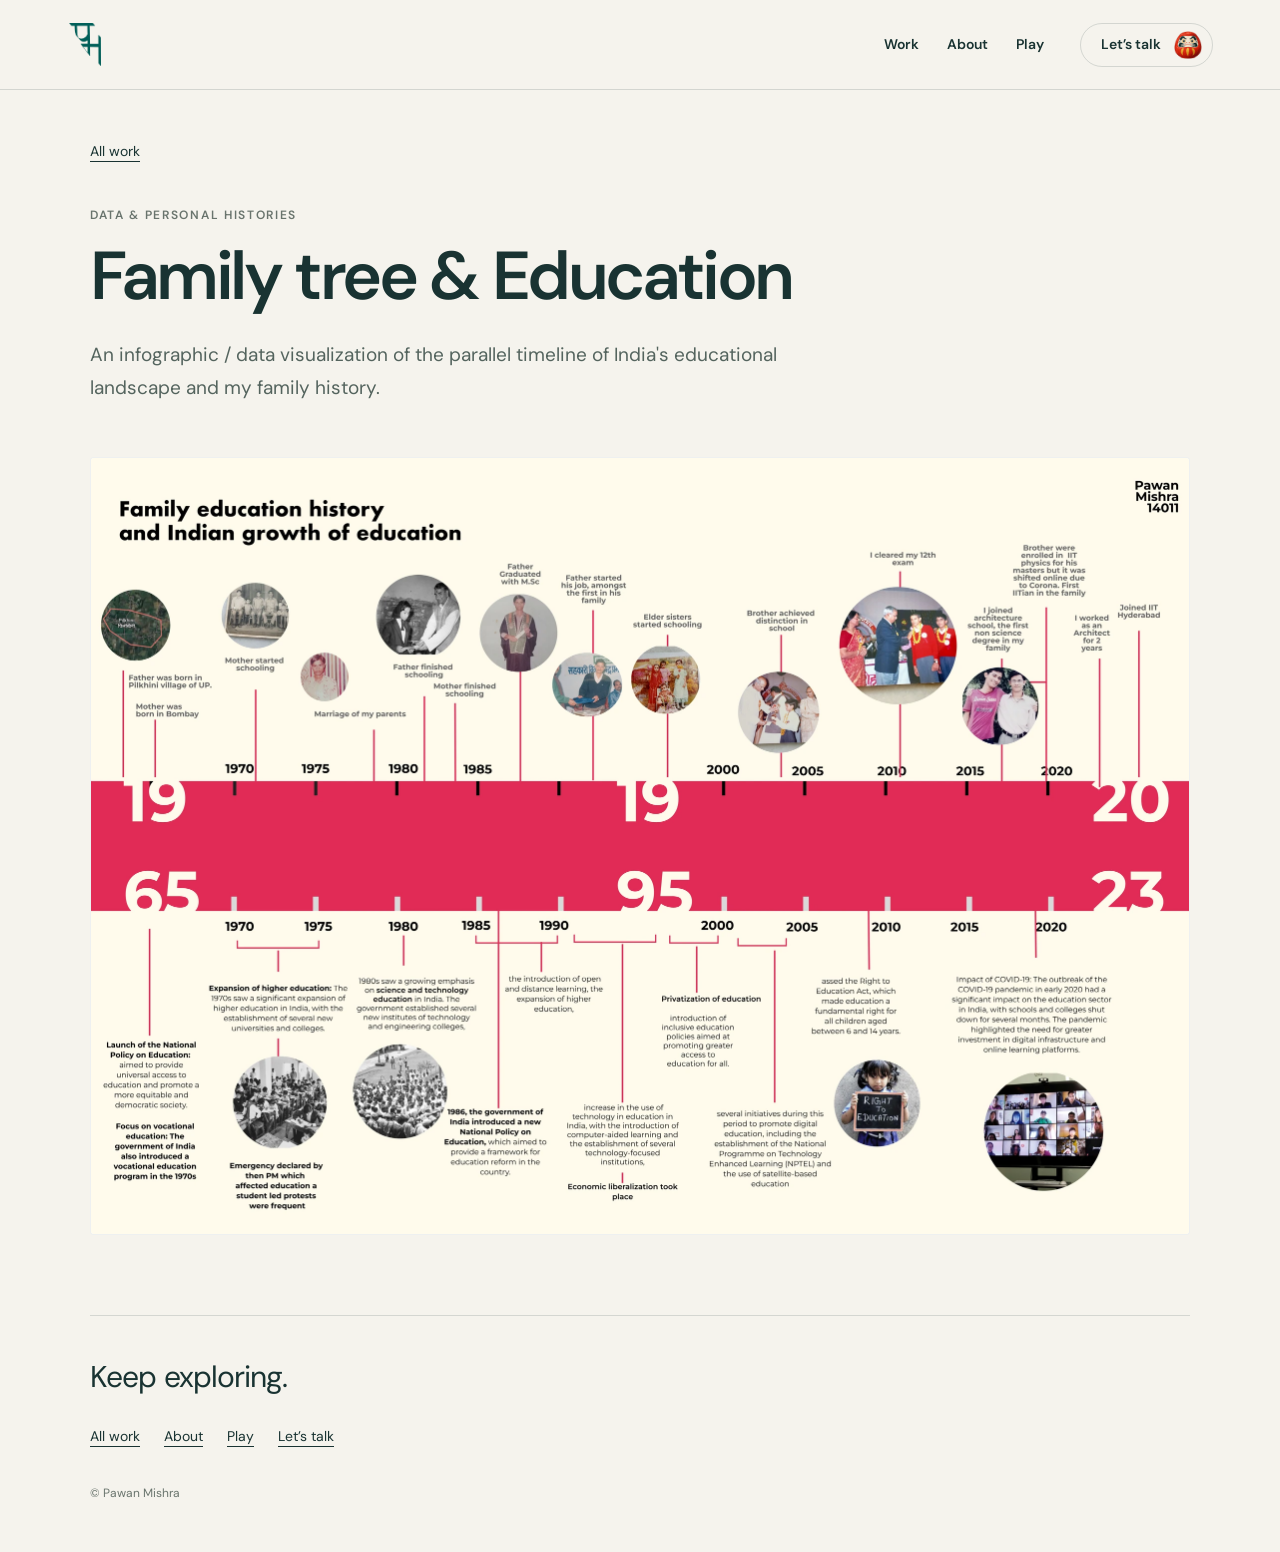
<file: projects/family-tree/index.html>
<!doctype html><html lang="en"><head><meta charset="utf-8"><meta name="viewport" content="width=device-width, initial-scale=1"><title>Family tree &amp; Education — Pawan Mishra</title><meta name="description" content="An infographic / data visualization of the parallel timeline of India&#x27;s educational landscape and my family history."><meta name="theme-color" content="#f5f3ed"><link rel="icon" type="image/webp" href="../../assets/logo.webp"><link rel="stylesheet" href="../../portfolio-nav.css"><link rel="stylesheet" href="../../project-archive.css"><script src="../../project-archive.js" defer></script></head><body class="archive-project"><a class="archive-skip" href="#main">Skip to project</a><header class="portfolio-global-header"><a class="portfolio-global-logo" href="../../index.html" aria-label="Pawan Mishra home"><img src="../../assets/logo.webp" alt="" width="32" height="43"></a><nav aria-label="Main navigation"><a href="../../index.html#work">Work</a><a href="../../about.html">About</a><a href="../../play.html">Play</a><a class="portfolio-global-contact" href="../../index.html#contact">Let’s talk <img src="../../assets/cultural-daruma.webp" alt="" width="28" height="28"></a></nav></header><main id="main"><section class="archive-heading"><a class="archive-back" href="../../index.html#more-work">All work</a><p class="archive-kicker">DATA & PERSONAL HISTORIES</p><h1>Family tree &amp; Education</h1><p class="archive-intro">An infographic / data visualization of the parallel timeline of India&#x27;s educational landscape and my family history.</p><div class="archive-resources"></div></section><section class="archive-boards" aria-label="Family tree &amp; Education project presentation"><figure class="legacy-board"><button type="button" class="board-open" data-image="assets/board-01.webp" aria-label="Enlarge Family tree &amp; Education — original project board 1"><img src="assets/board-01.webp" alt="Family tree &amp; Education — original project board 1" width="2200" height="1555" loading="eager" decoding="async"><span class="board-zoom" aria-hidden="true">Enlarge</span></button></figure></section><footer class="archive-footer"><span>Keep exploring.</span><div><a href="../../index.html#work">All work</a><a href="../../about.html">About</a><a href="../../play.html">Play</a><a href="mailto:pwnmishr18@gmail.com">Let’s talk</a></div><p>© Pawan Mishra</p></footer></main><dialog class="archive-viewer" aria-label="Project image viewer"><div class="archive-viewer-controls"><button type="button" id="archive-zoom" aria-pressed="false">Actual size</button><a id="archive-full-image">View full image</a><button type="button" id="archive-close">Close</button></div><div class="archive-viewer-canvas"><img id="archive-image" alt=""></div></dialog></body></html>
</file>
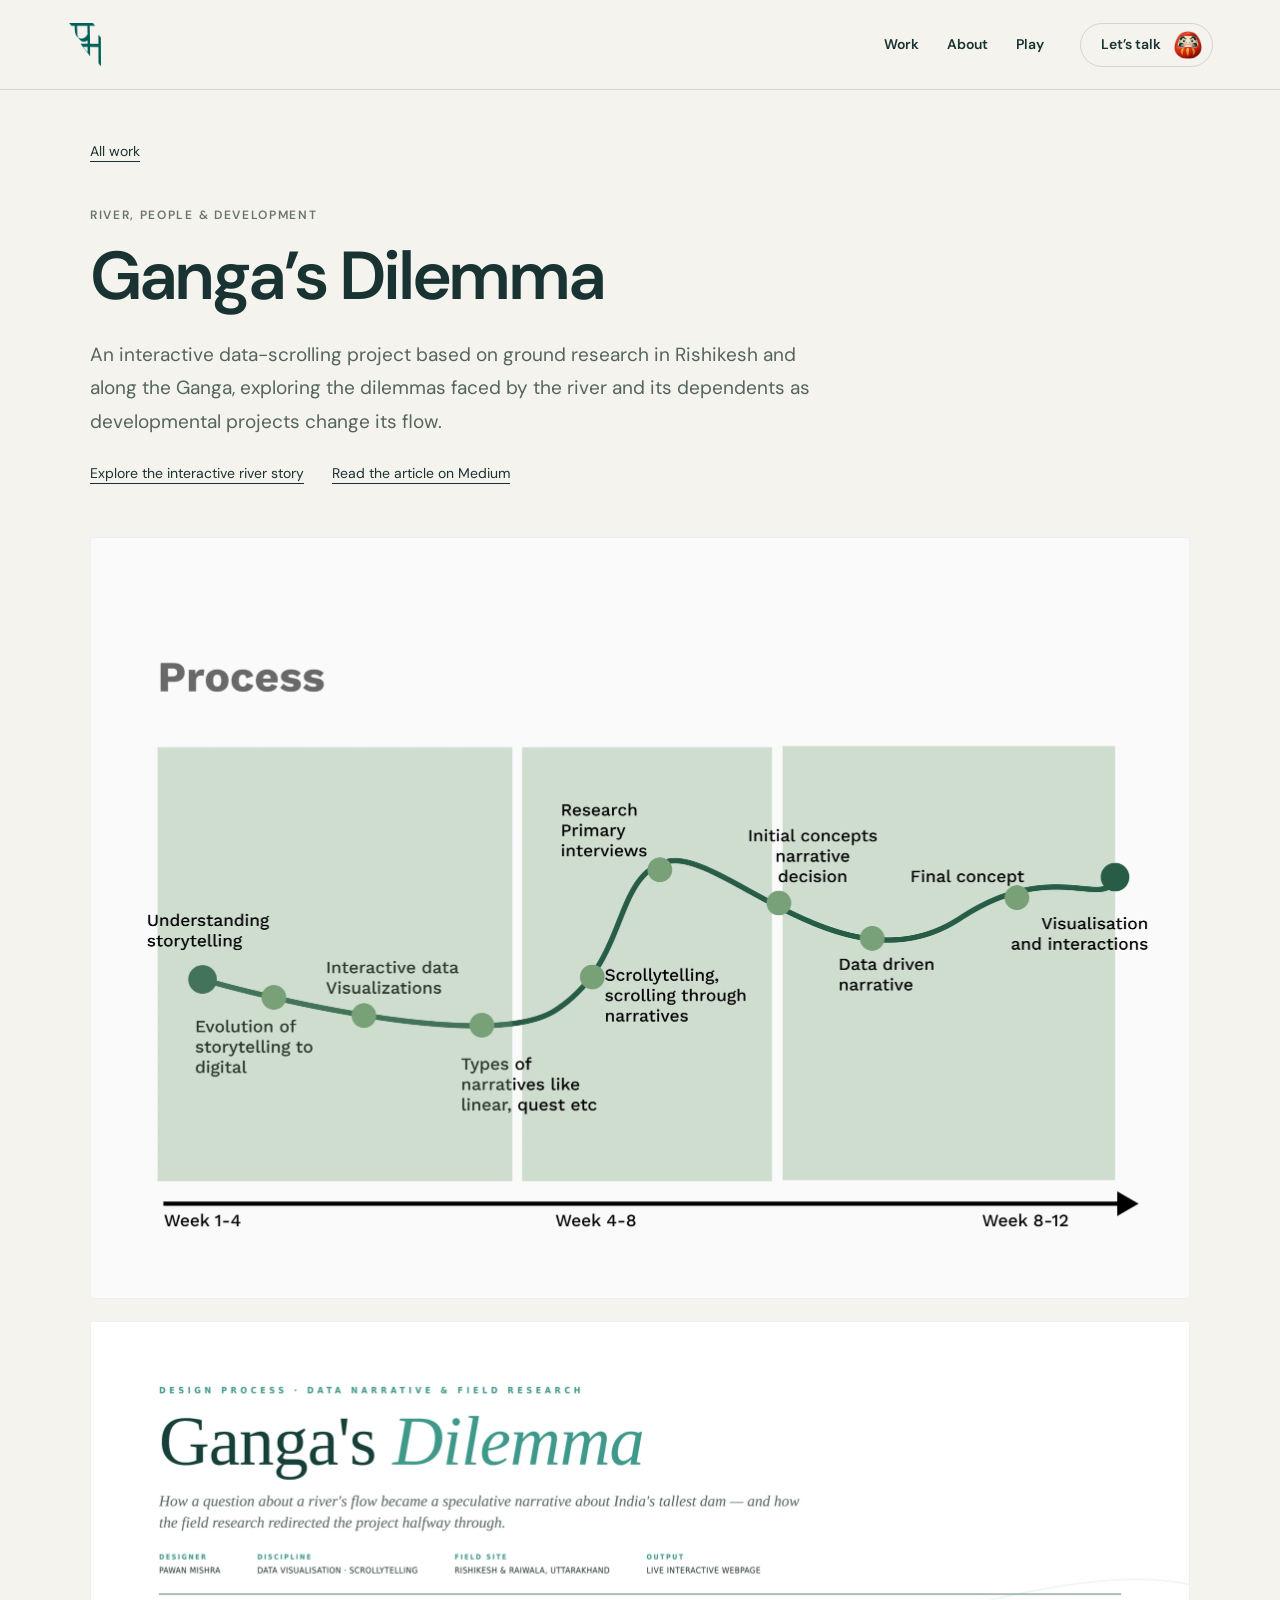
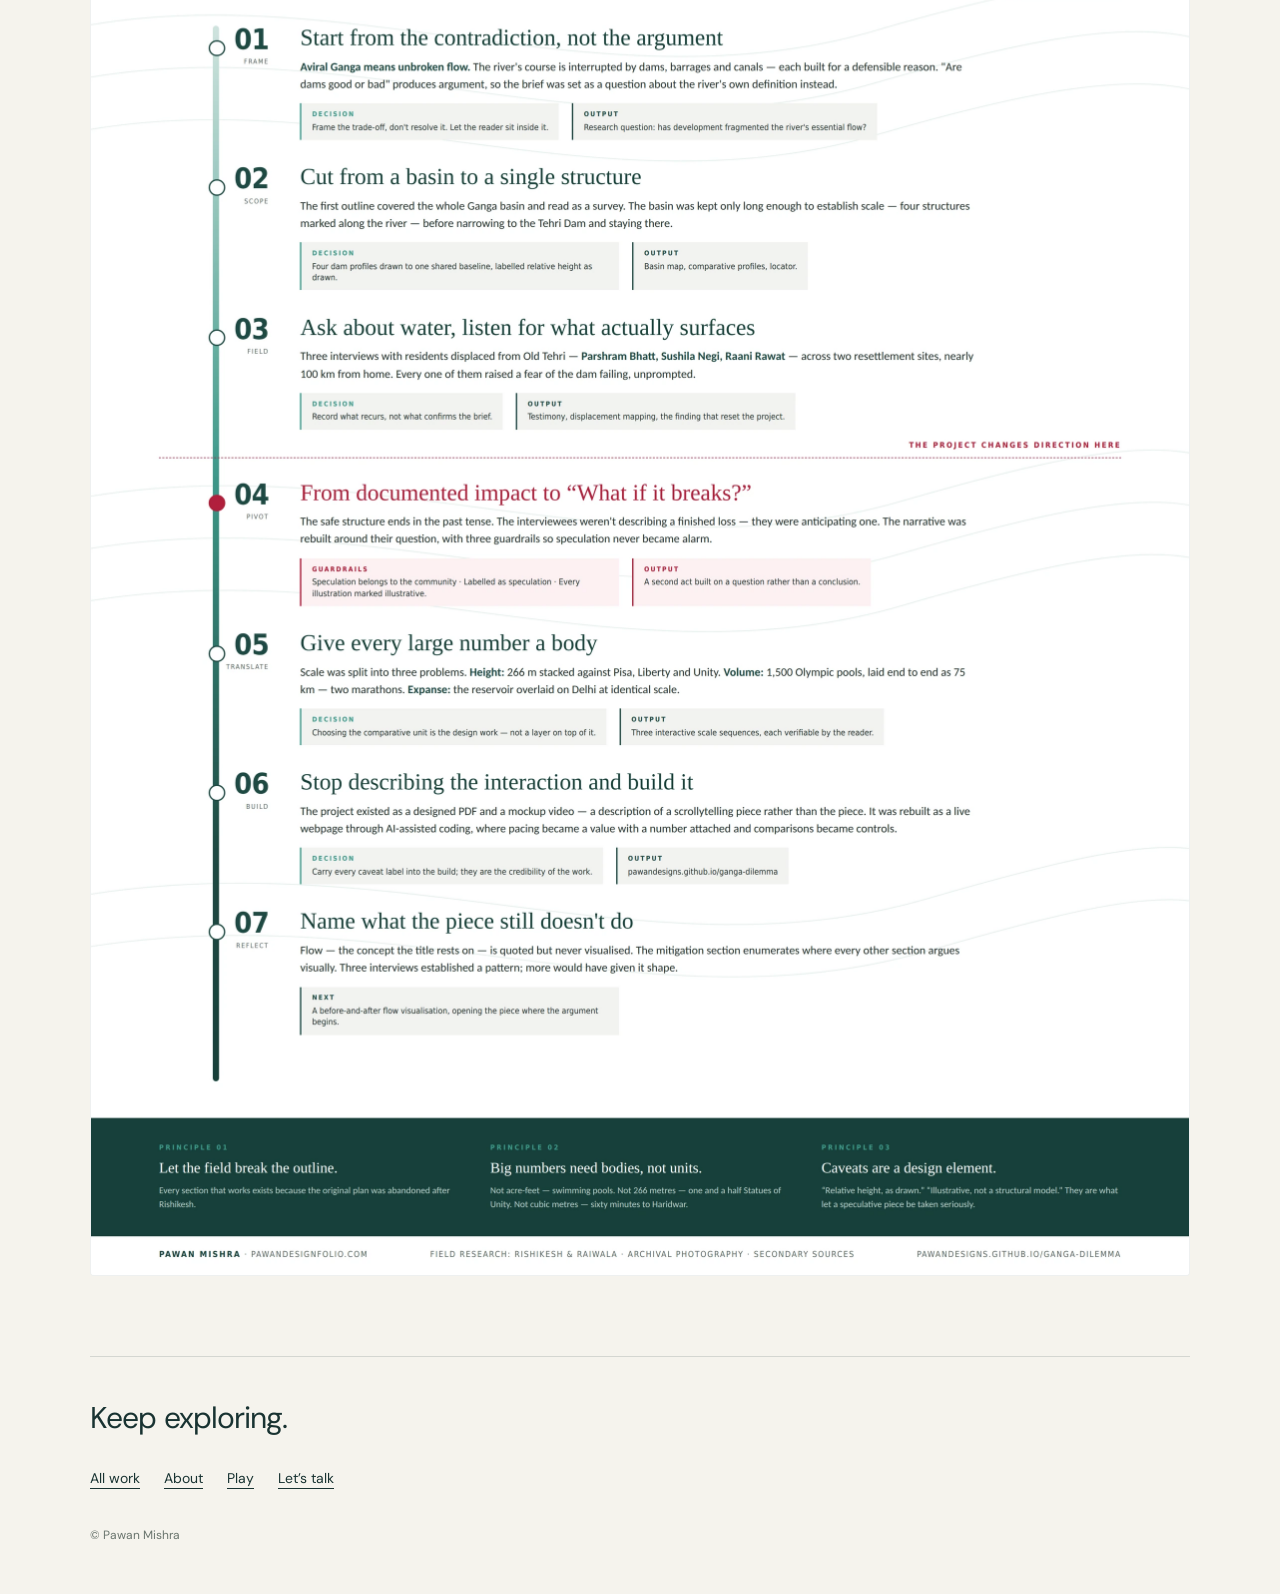
<file: projects/ganga/index.html>
<!doctype html><html lang="en"><head><meta charset="utf-8"><meta name="viewport" content="width=device-width, initial-scale=1"><title>Ganga’s Dilemma — Pawan Mishra</title><meta name="description" content="An interactive data-scrolling project based on ground research in Rishikesh and along the Ganga, exploring the dilemmas faced by the river and its dependents as developmental projects change its flow."><meta name="theme-color" content="#f5f3ed"><link rel="icon" type="image/webp" href="../../assets/logo.webp"><link rel="stylesheet" href="../../portfolio-nav.css"><link rel="stylesheet" href="../../project-archive.css"><script src="../../project-archive.js" defer></script></head><body class="archive-project"><a class="archive-skip" href="#main">Skip to project</a><header class="portfolio-global-header"><a class="portfolio-global-logo" href="../../index.html" aria-label="Pawan Mishra home"><img src="../../assets/logo.webp" alt="" width="32" height="43"></a><nav aria-label="Main navigation"><a href="../../index.html#work">Work</a><a href="../../about.html">About</a><a href="../../play.html">Play</a><a class="portfolio-global-contact" href="../../index.html#contact">Let’s talk <img src="../../assets/cultural-daruma.webp" alt="" width="28" height="28"></a></nav></header><main id="main"><section class="archive-heading"><a class="archive-back" href="../../index.html#more-work">All work</a><p class="archive-kicker">RIVER, PEOPLE & DEVELOPMENT</p><h1>Ganga’s Dilemma</h1><p class="archive-intro">An interactive data-scrolling project based on ground research in Rishikesh and along the Ganga, exploring the dilemmas faced by the river and its dependents as developmental projects change its flow.</p><div class="archive-resources"><a class="legacy-resource" href="https://pawandesigns.github.io/ganga-dilemma/">Explore the interactive river story</a><a class="legacy-resource" href="https://medium.com/@pawanmishr2553/gangas-dilemma-fb758901bf46">Read the article on Medium</a></div></section><section class="archive-boards" aria-label="Ganga’s Dilemma project presentation"><figure class="legacy-board"><button type="button" class="board-open" data-image="assets/board-01.webp" aria-label="Enlarge Ganga’s Dilemma — original project board 1"><img src="assets/board-01.webp" alt="Ganga’s Dilemma — original project board 1" width="2200" height="1523" loading="eager" decoding="async"><span class="board-zoom" aria-hidden="true">Enlarge</span></button></figure><figure class="legacy-board"><button type="button" class="board-open" data-image="assets/board-02.webp" aria-label="Enlarge Ganga’s Dilemma — original project board 2"><img src="assets/board-02.webp" alt="Ganga’s Dilemma — original project board 2" width="2200" height="3112" loading="lazy" decoding="async"><span class="board-zoom" aria-hidden="true">Enlarge</span></button></figure></section><footer class="archive-footer"><span>Keep exploring.</span><div><a href="../../index.html#work">All work</a><a href="../../about.html">About</a><a href="../../play.html">Play</a><a href="mailto:pwnmishr18@gmail.com">Let’s talk</a></div><p>© Pawan Mishra</p></footer></main><dialog class="archive-viewer" aria-label="Project image viewer"><div class="archive-viewer-controls"><button type="button" id="archive-zoom" aria-pressed="false">Actual size</button><a id="archive-full-image">View full image</a><button type="button" id="archive-close">Close</button></div><div class="archive-viewer-canvas"><img id="archive-image" alt=""></div></dialog></body></html>
</file>
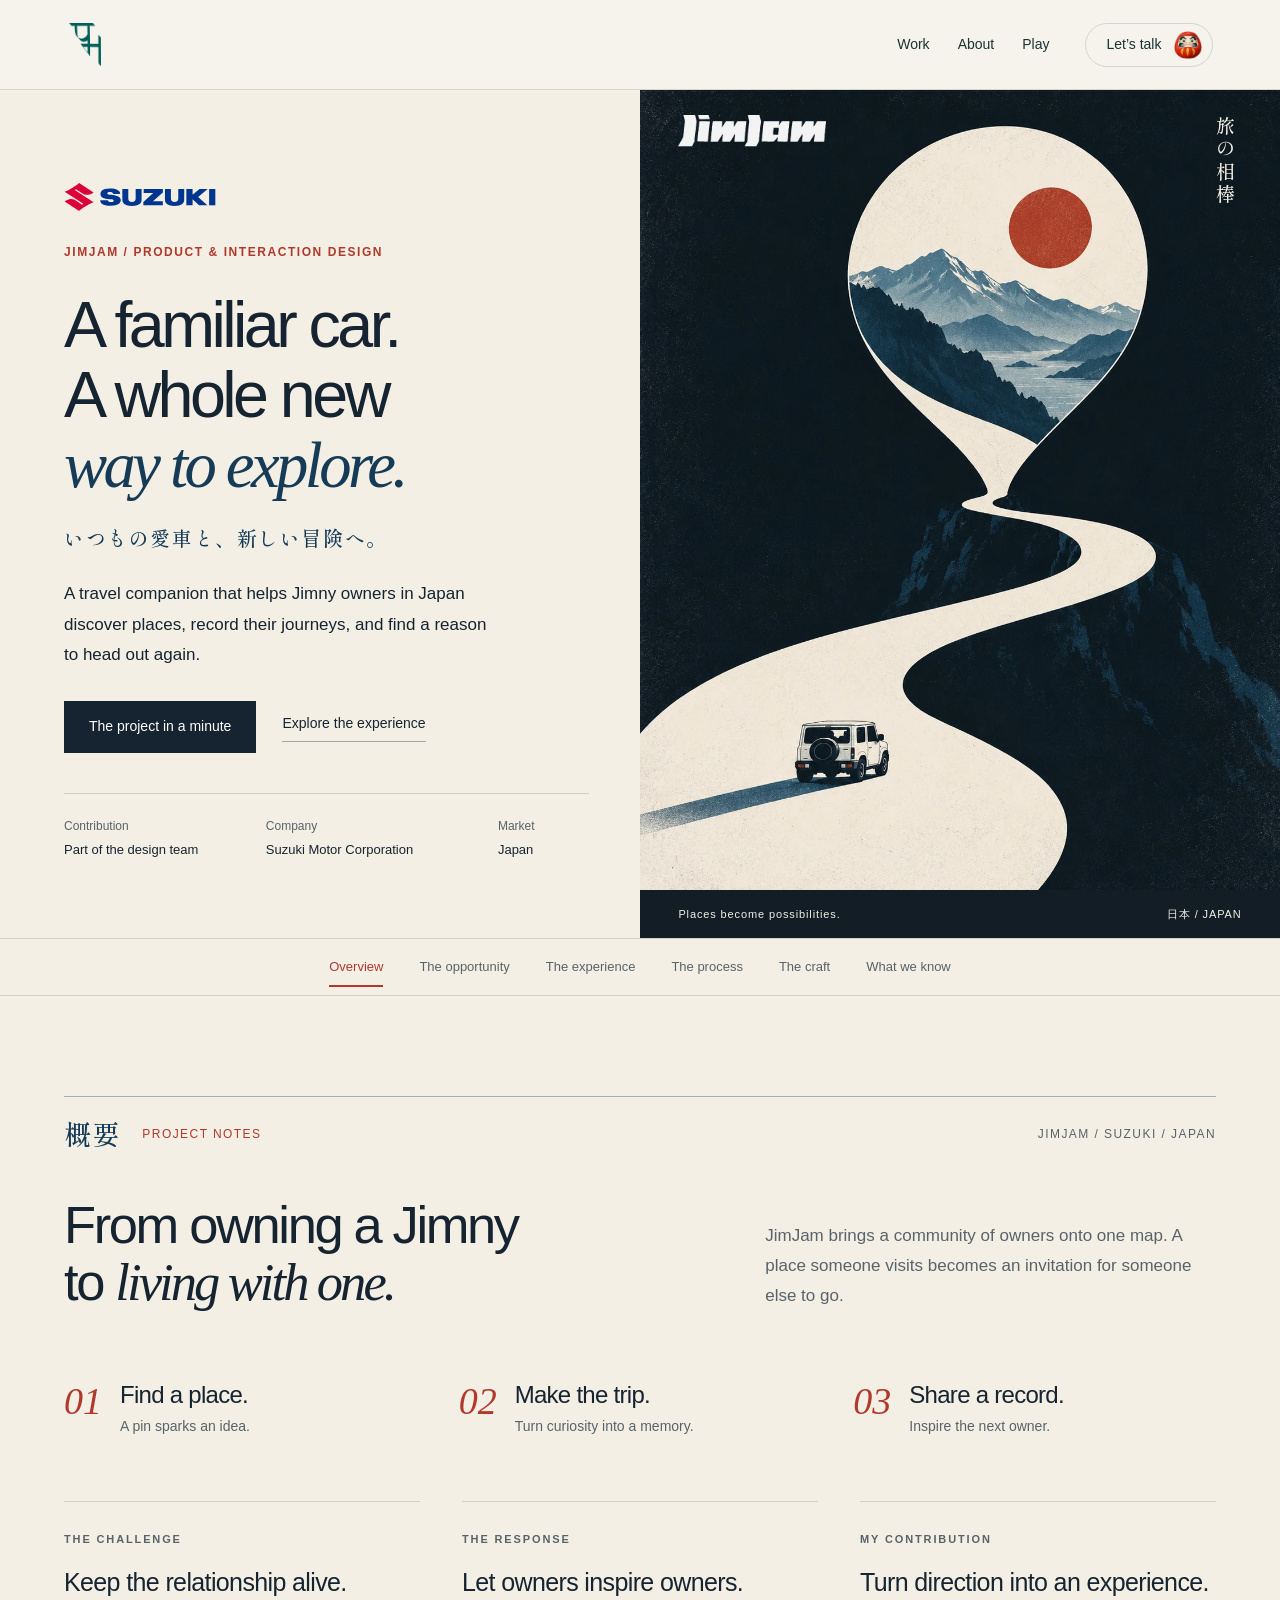
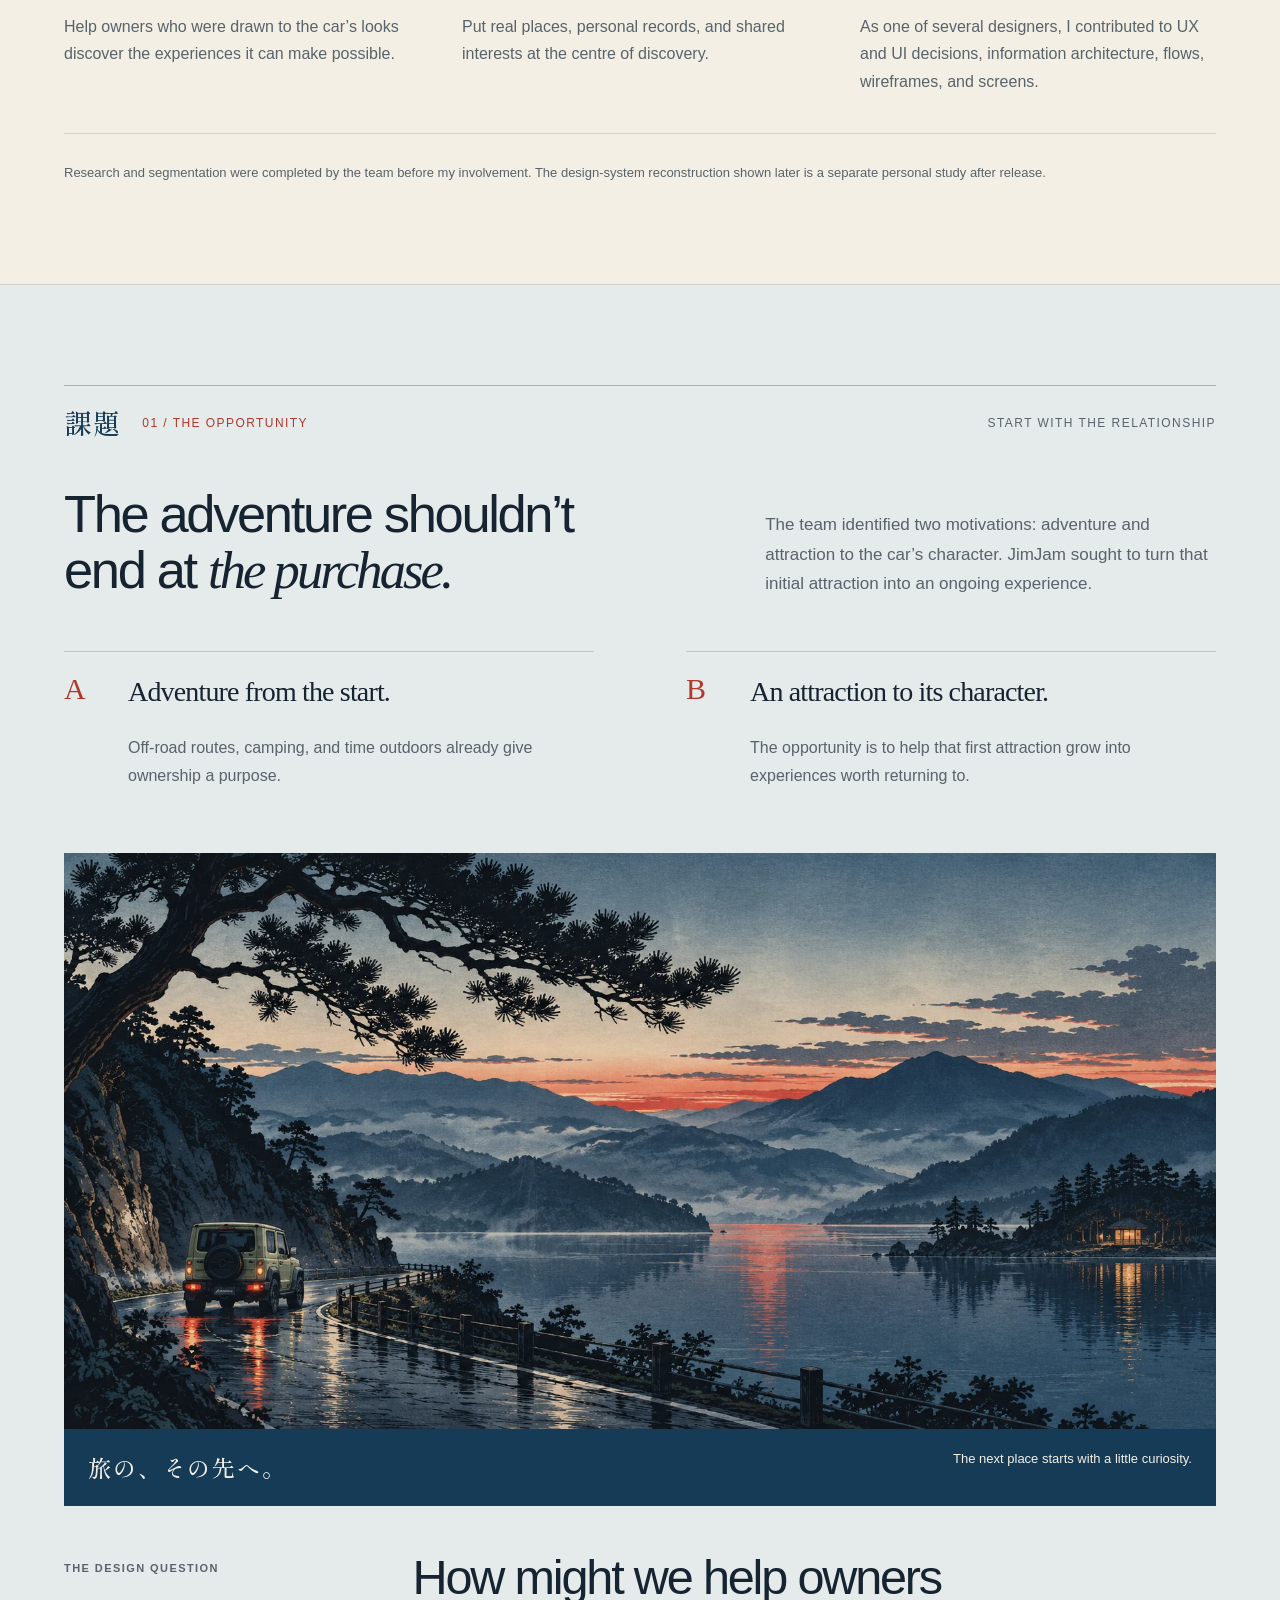
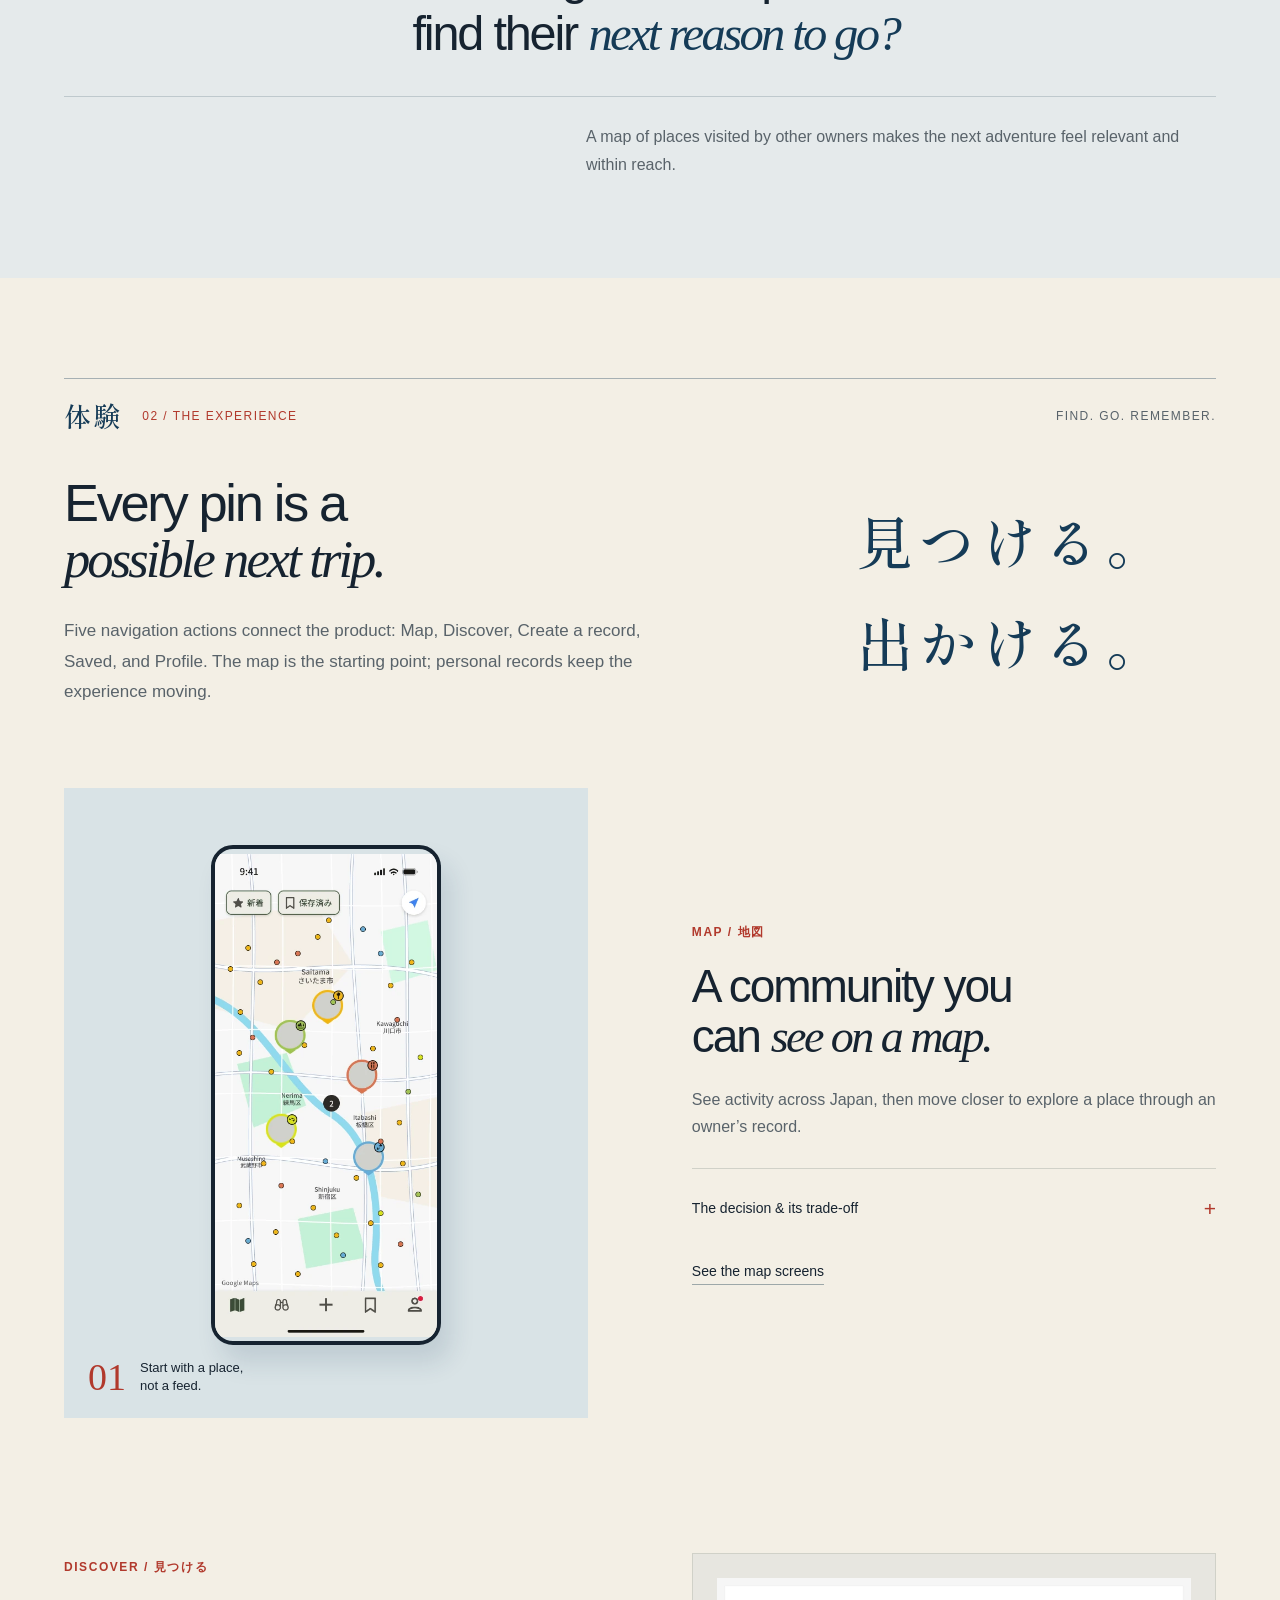
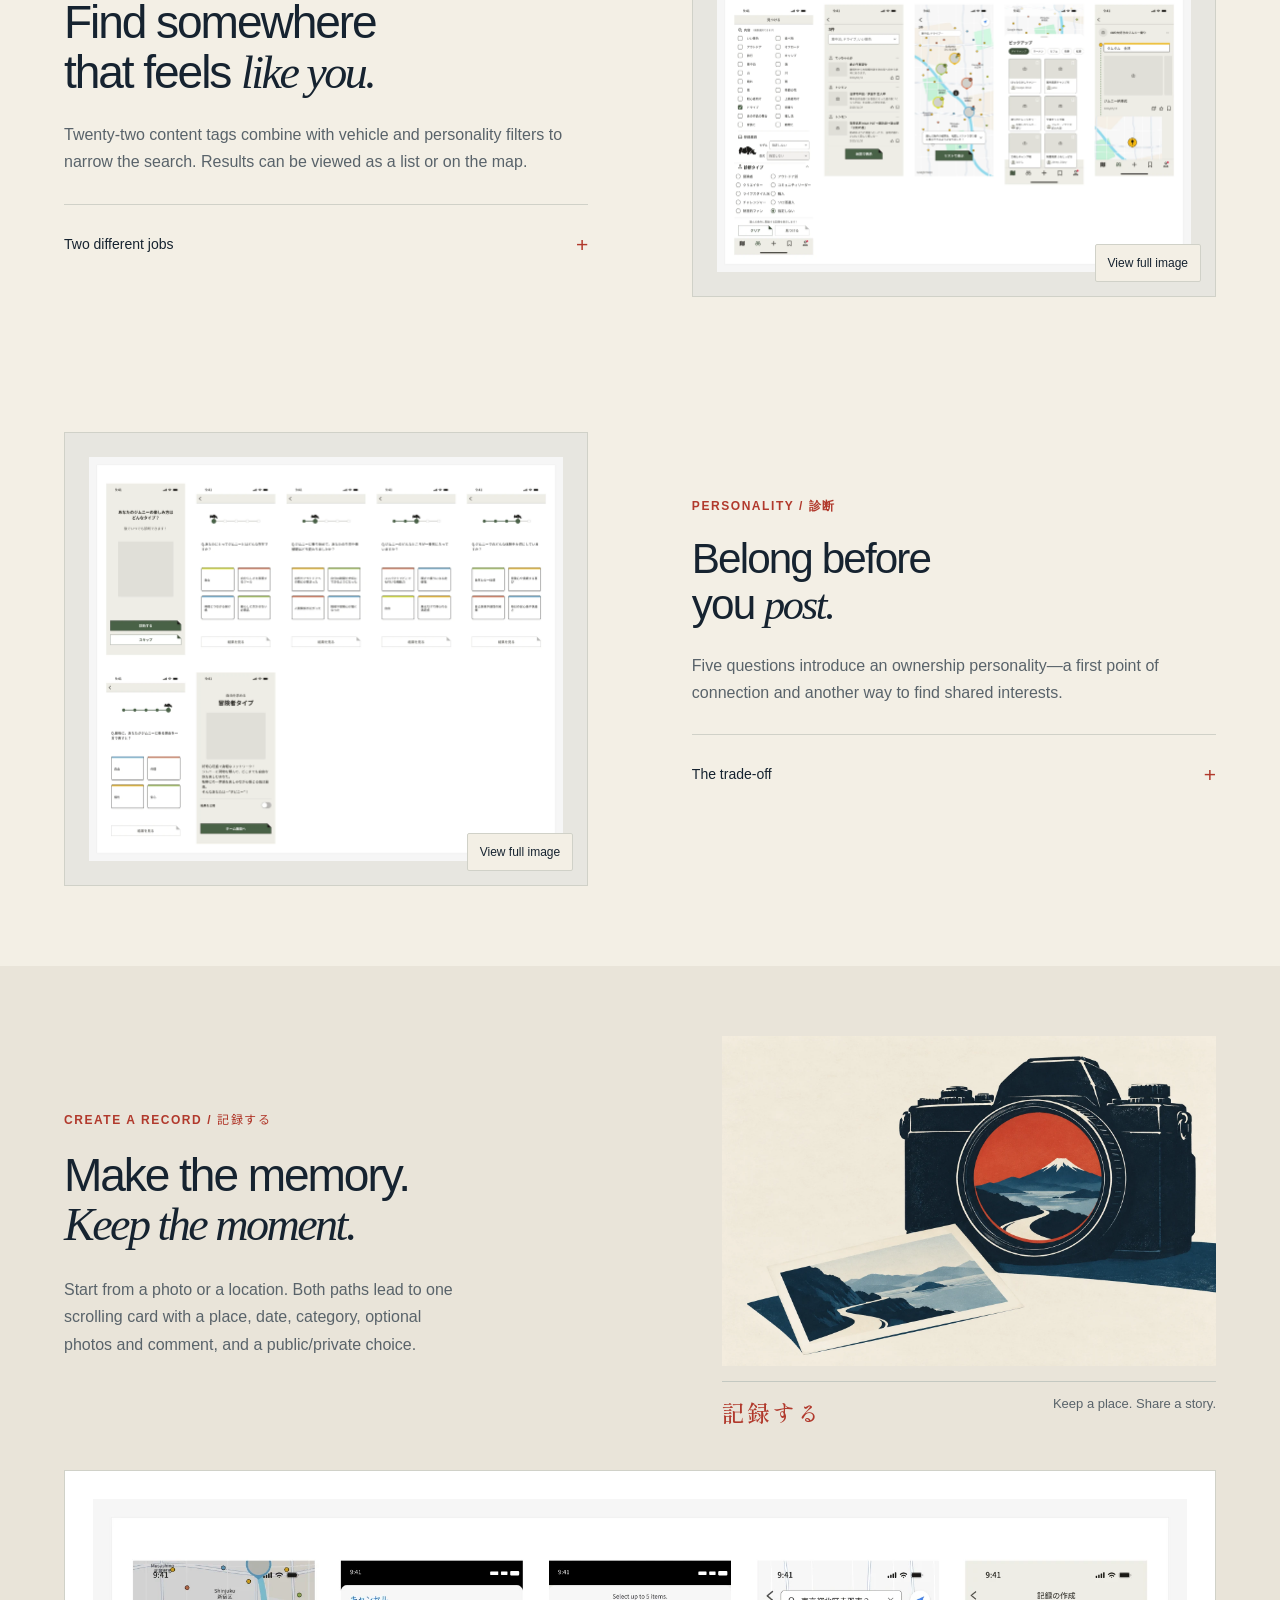
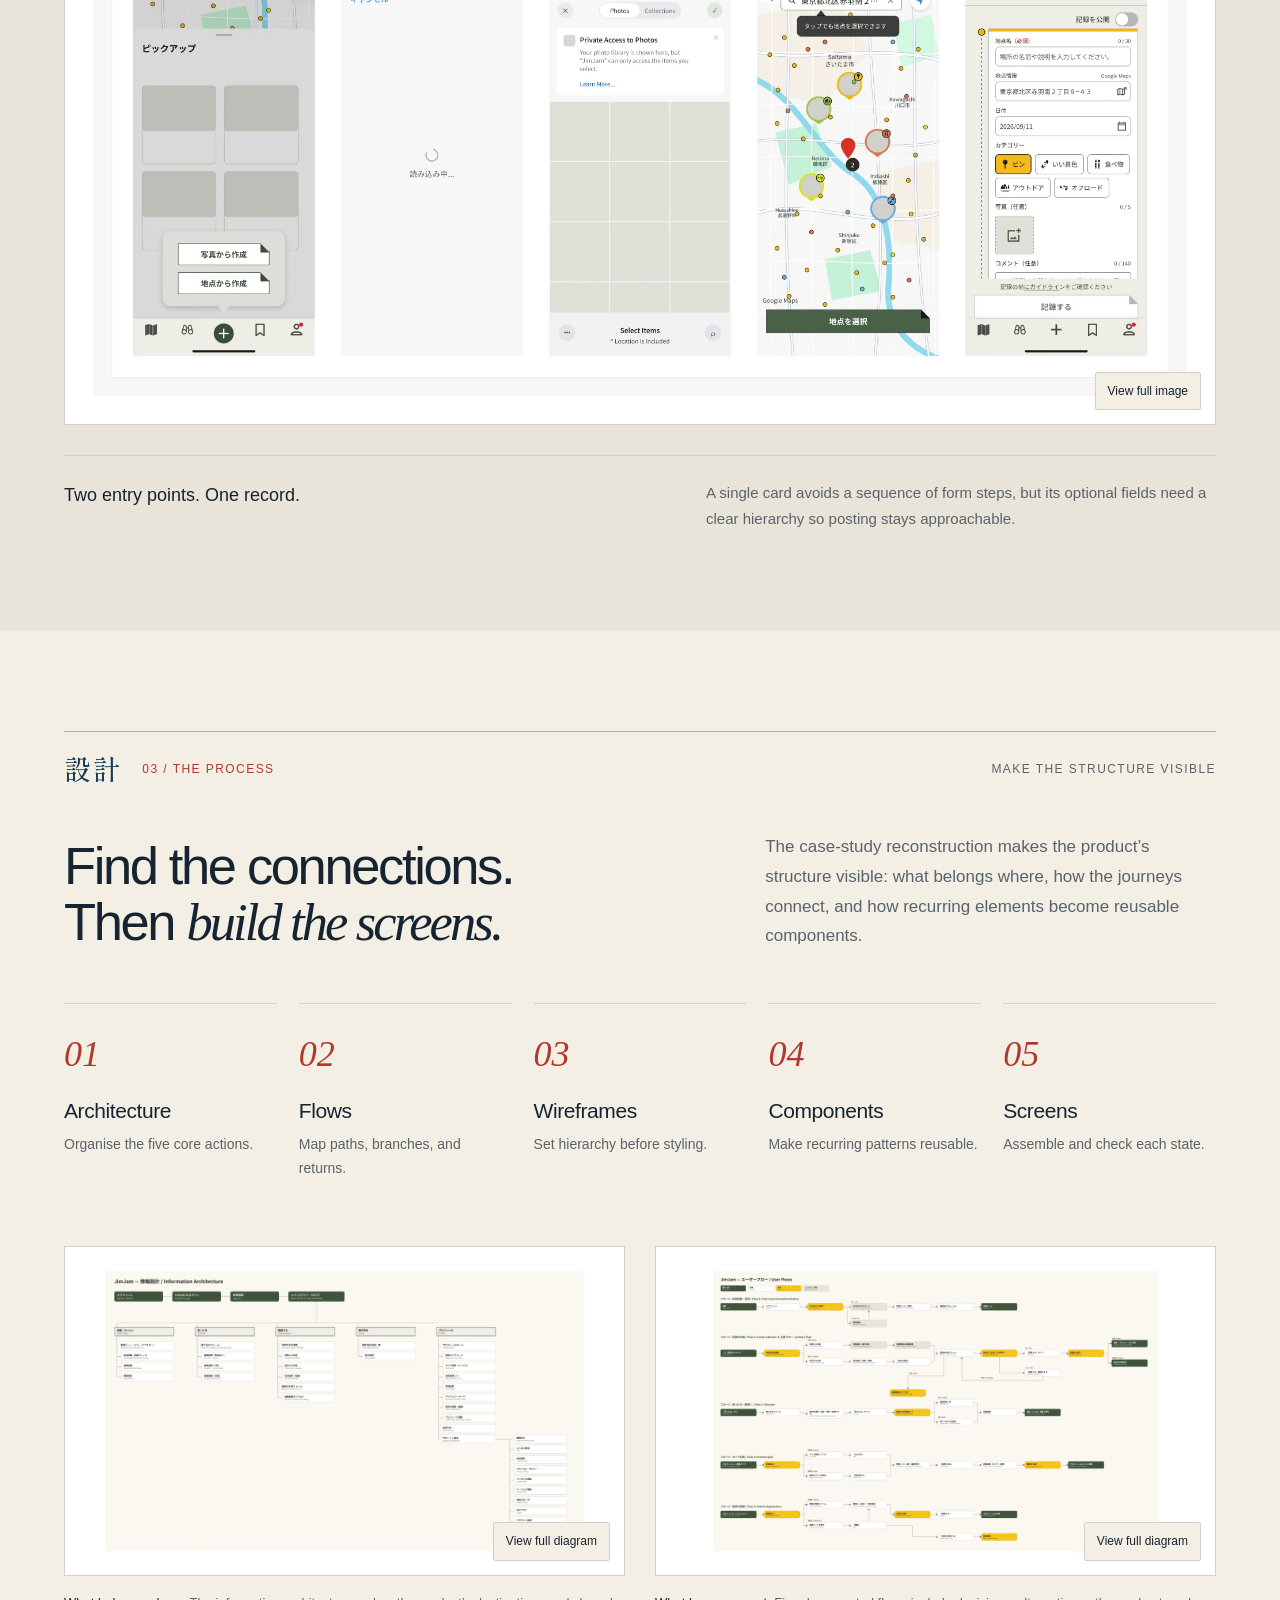
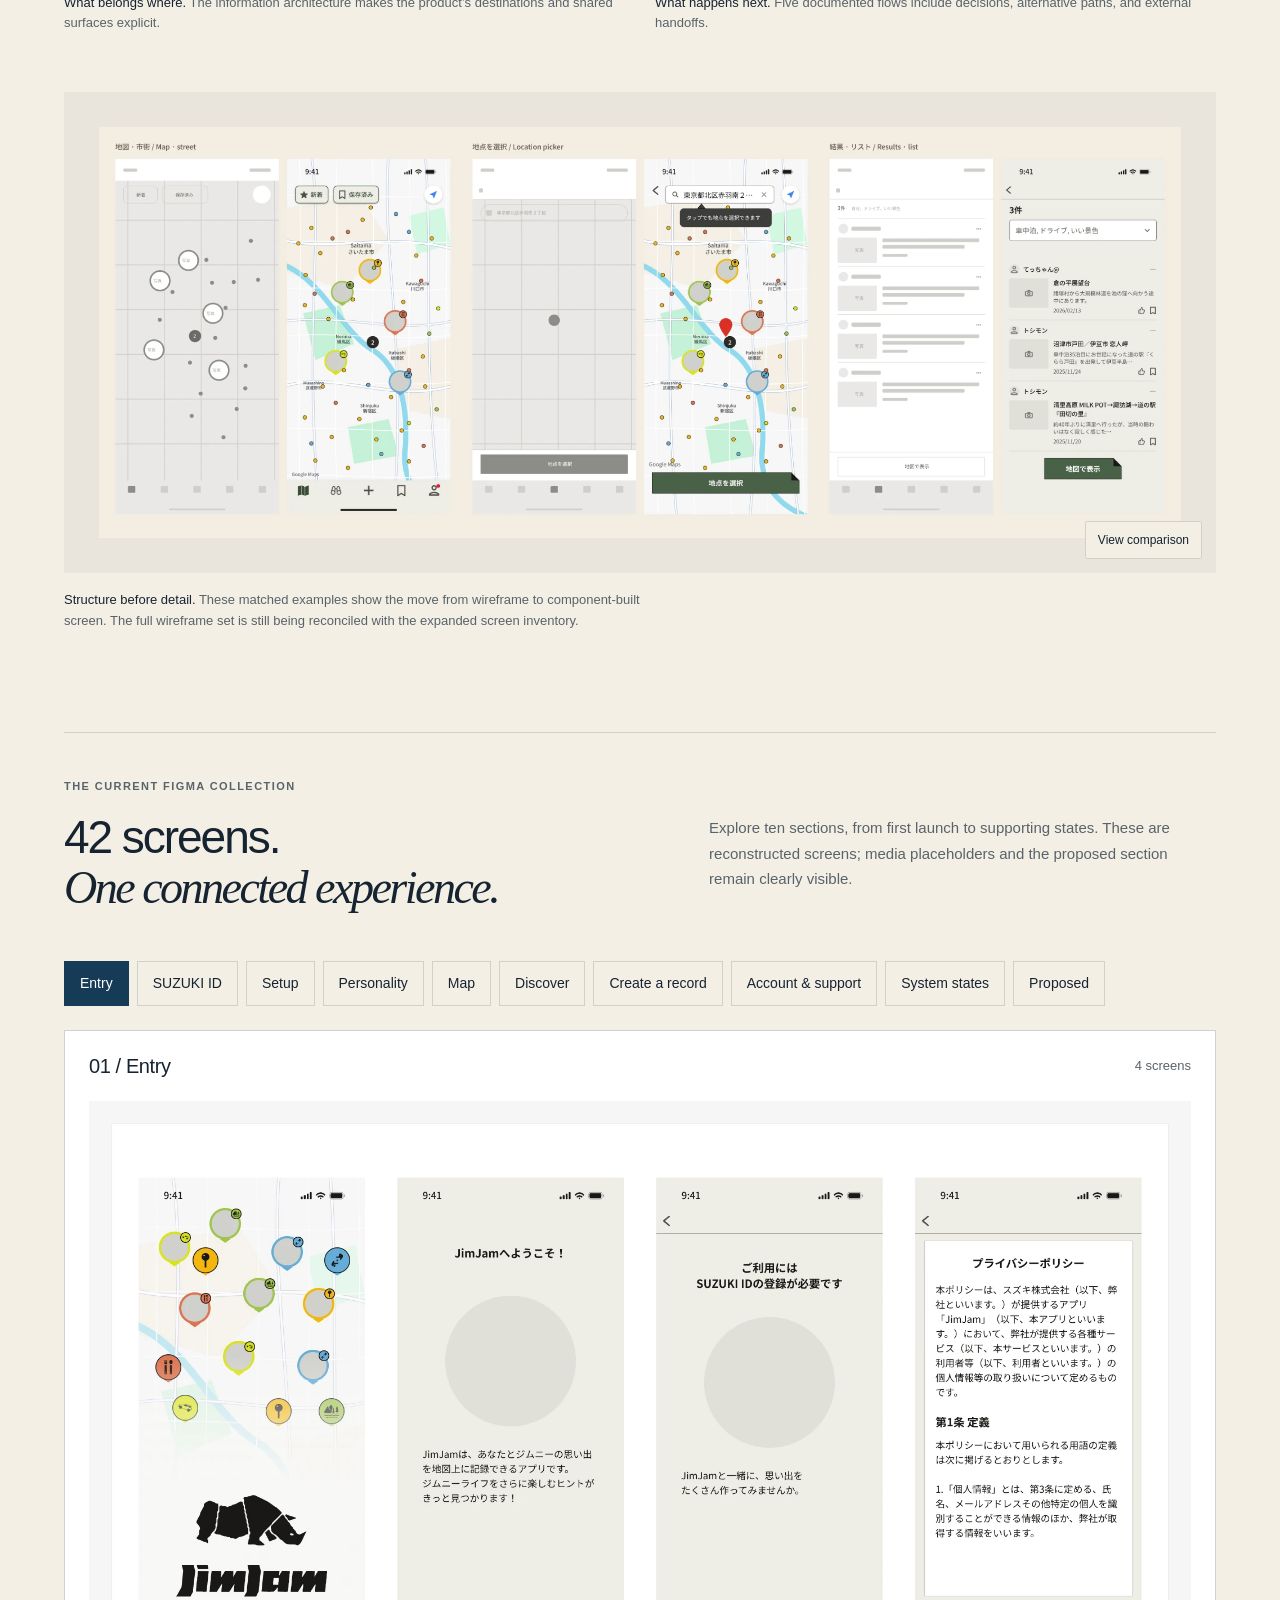
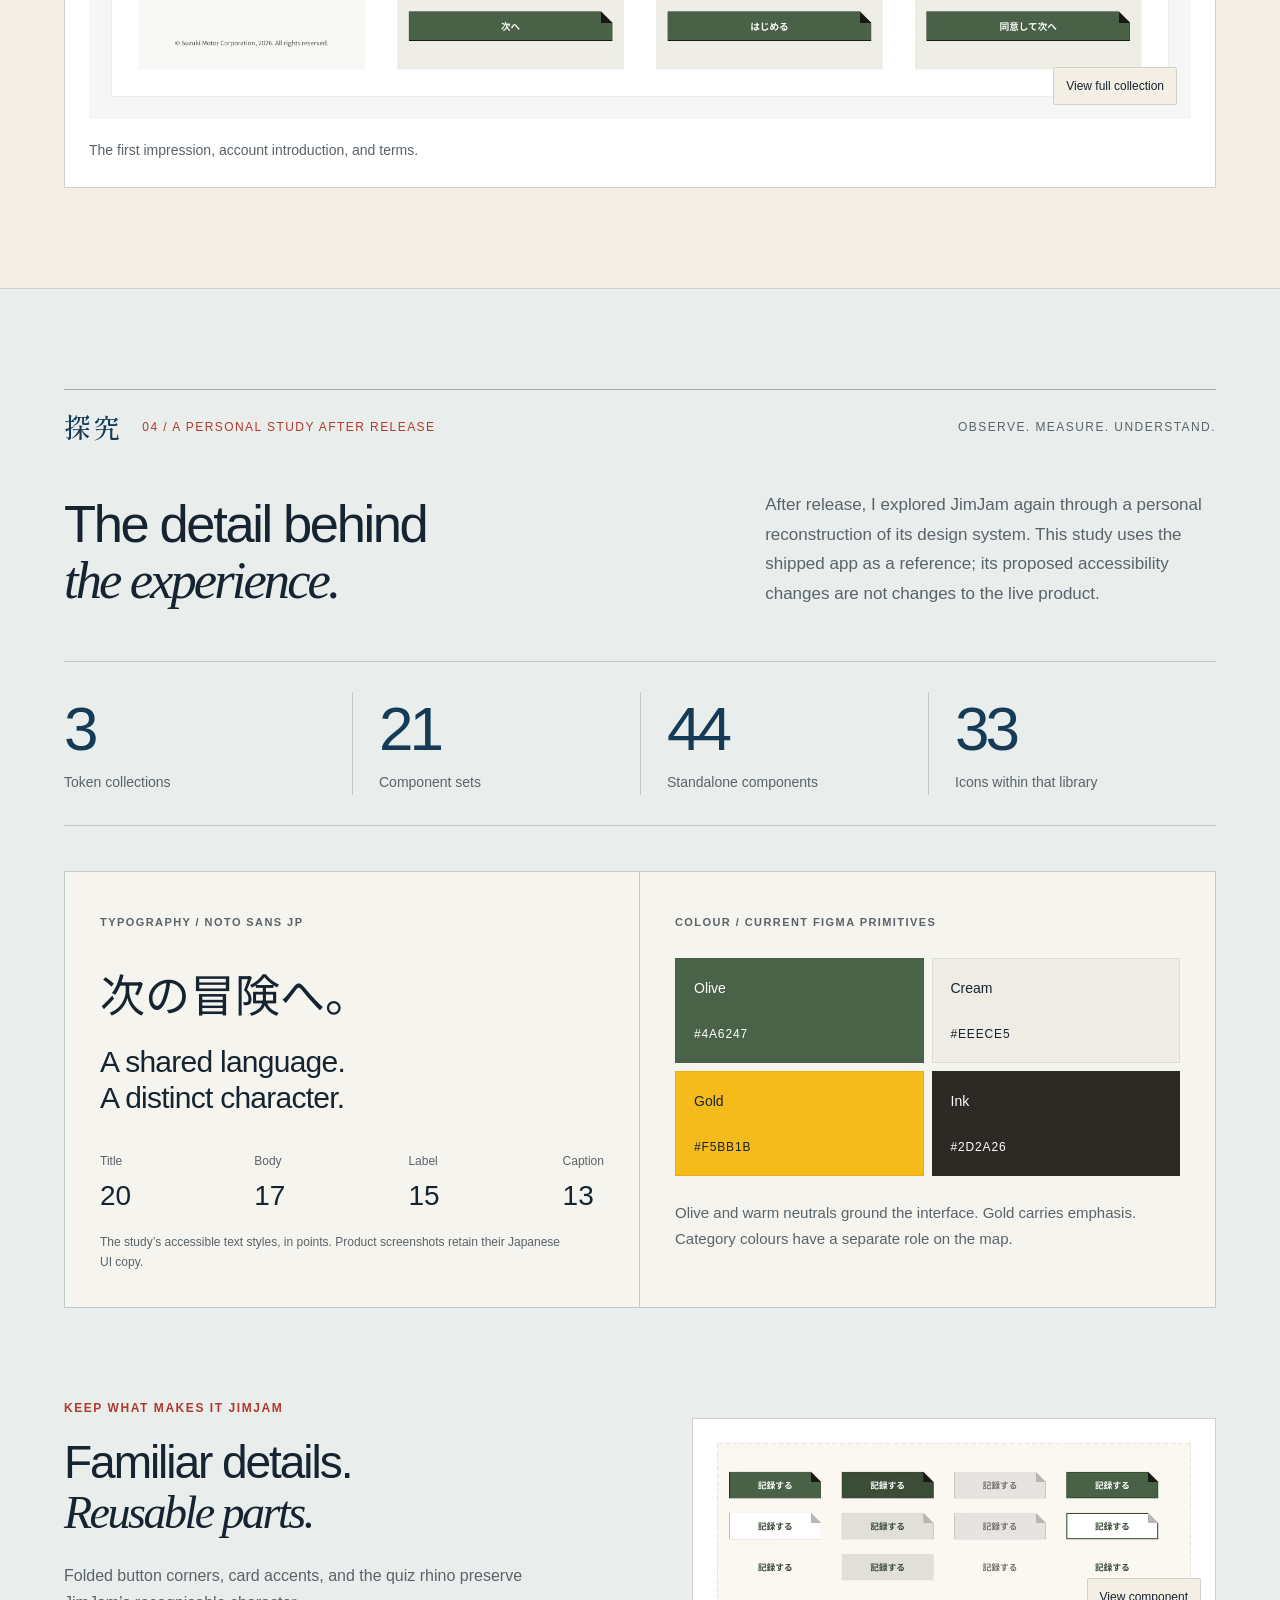
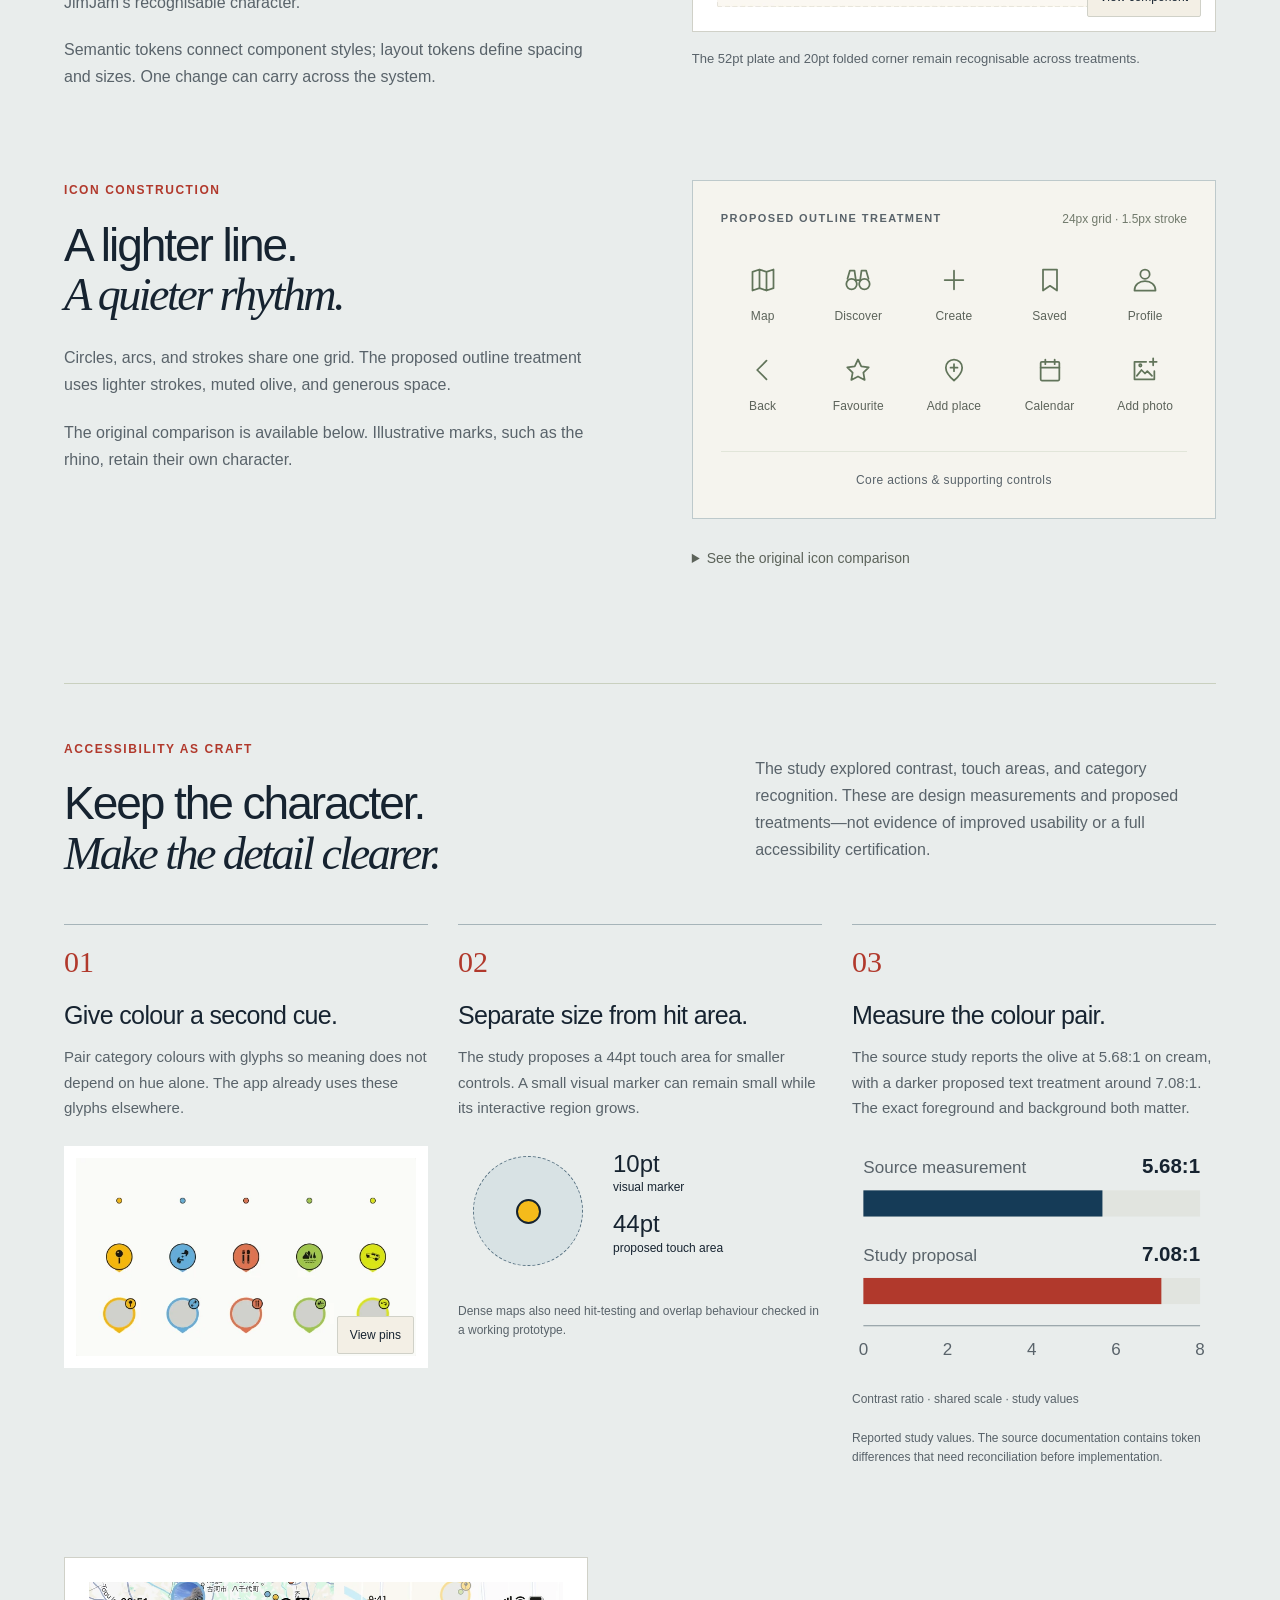
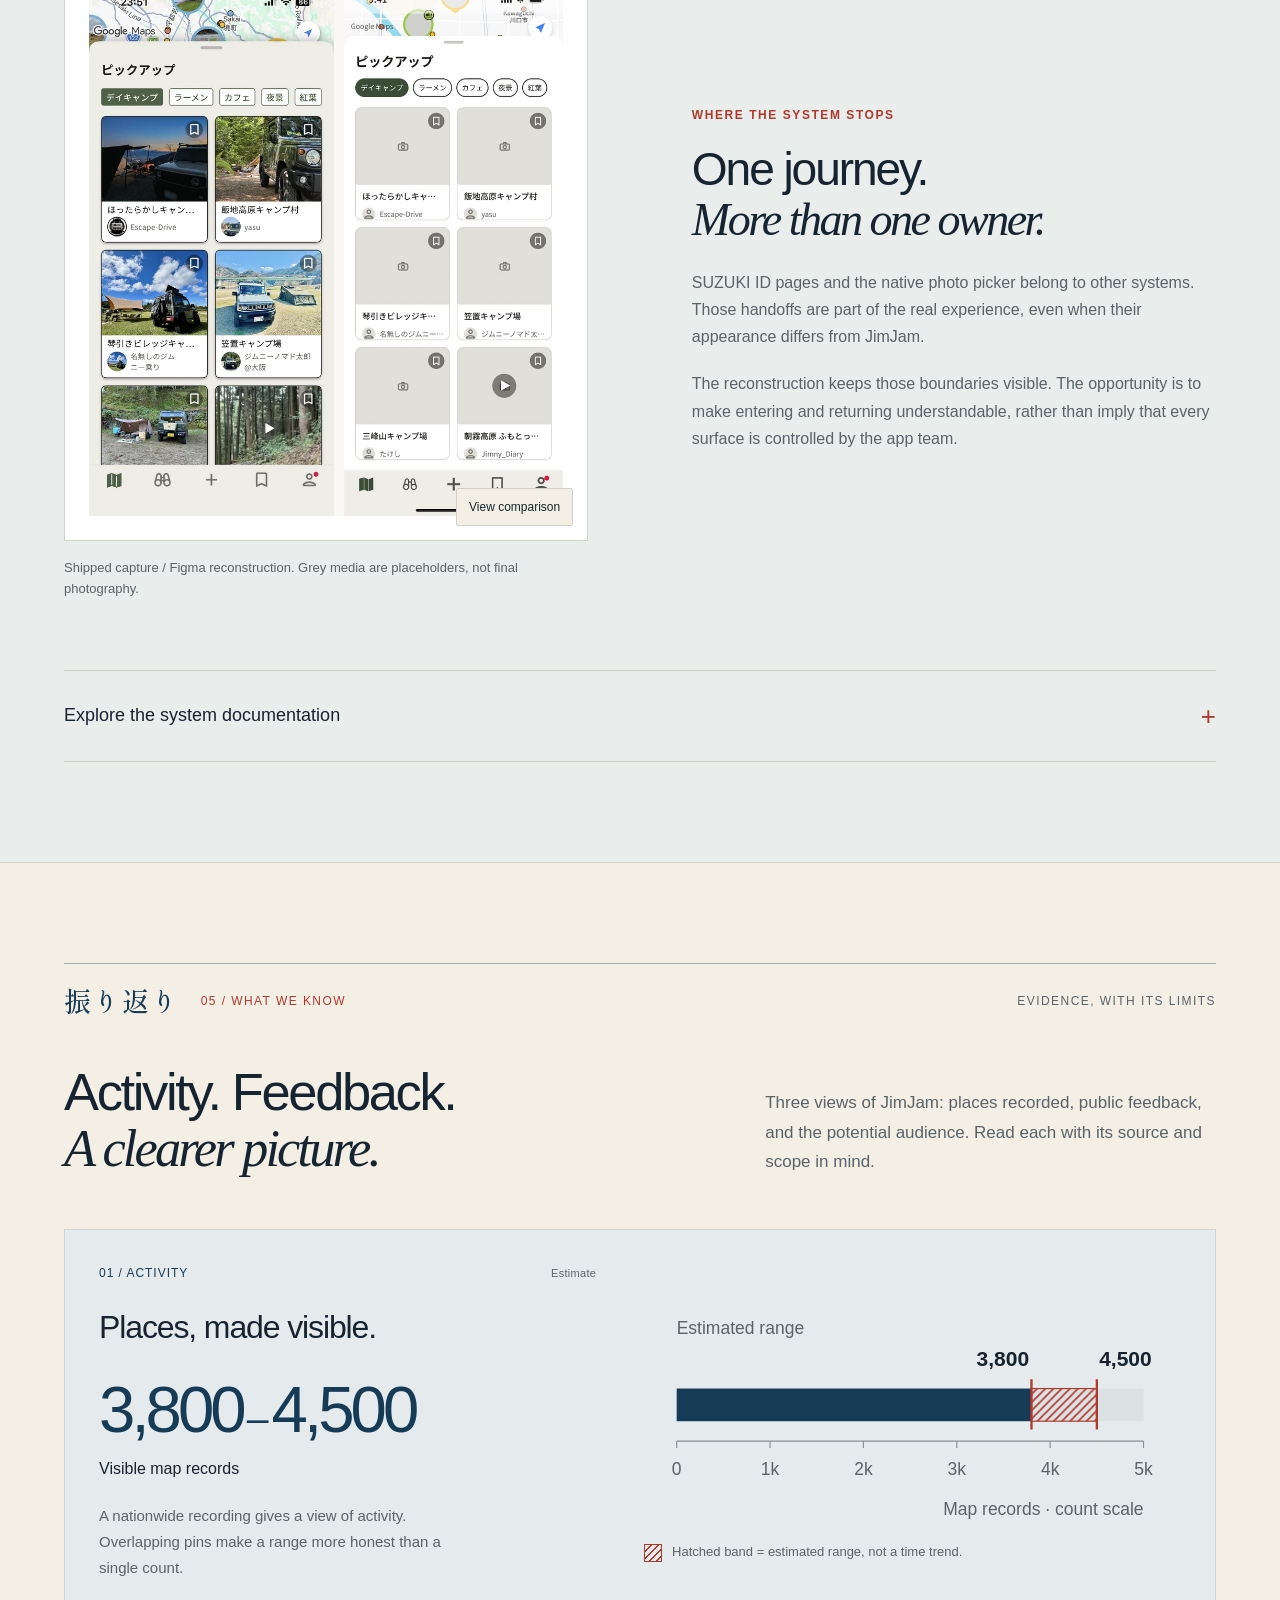
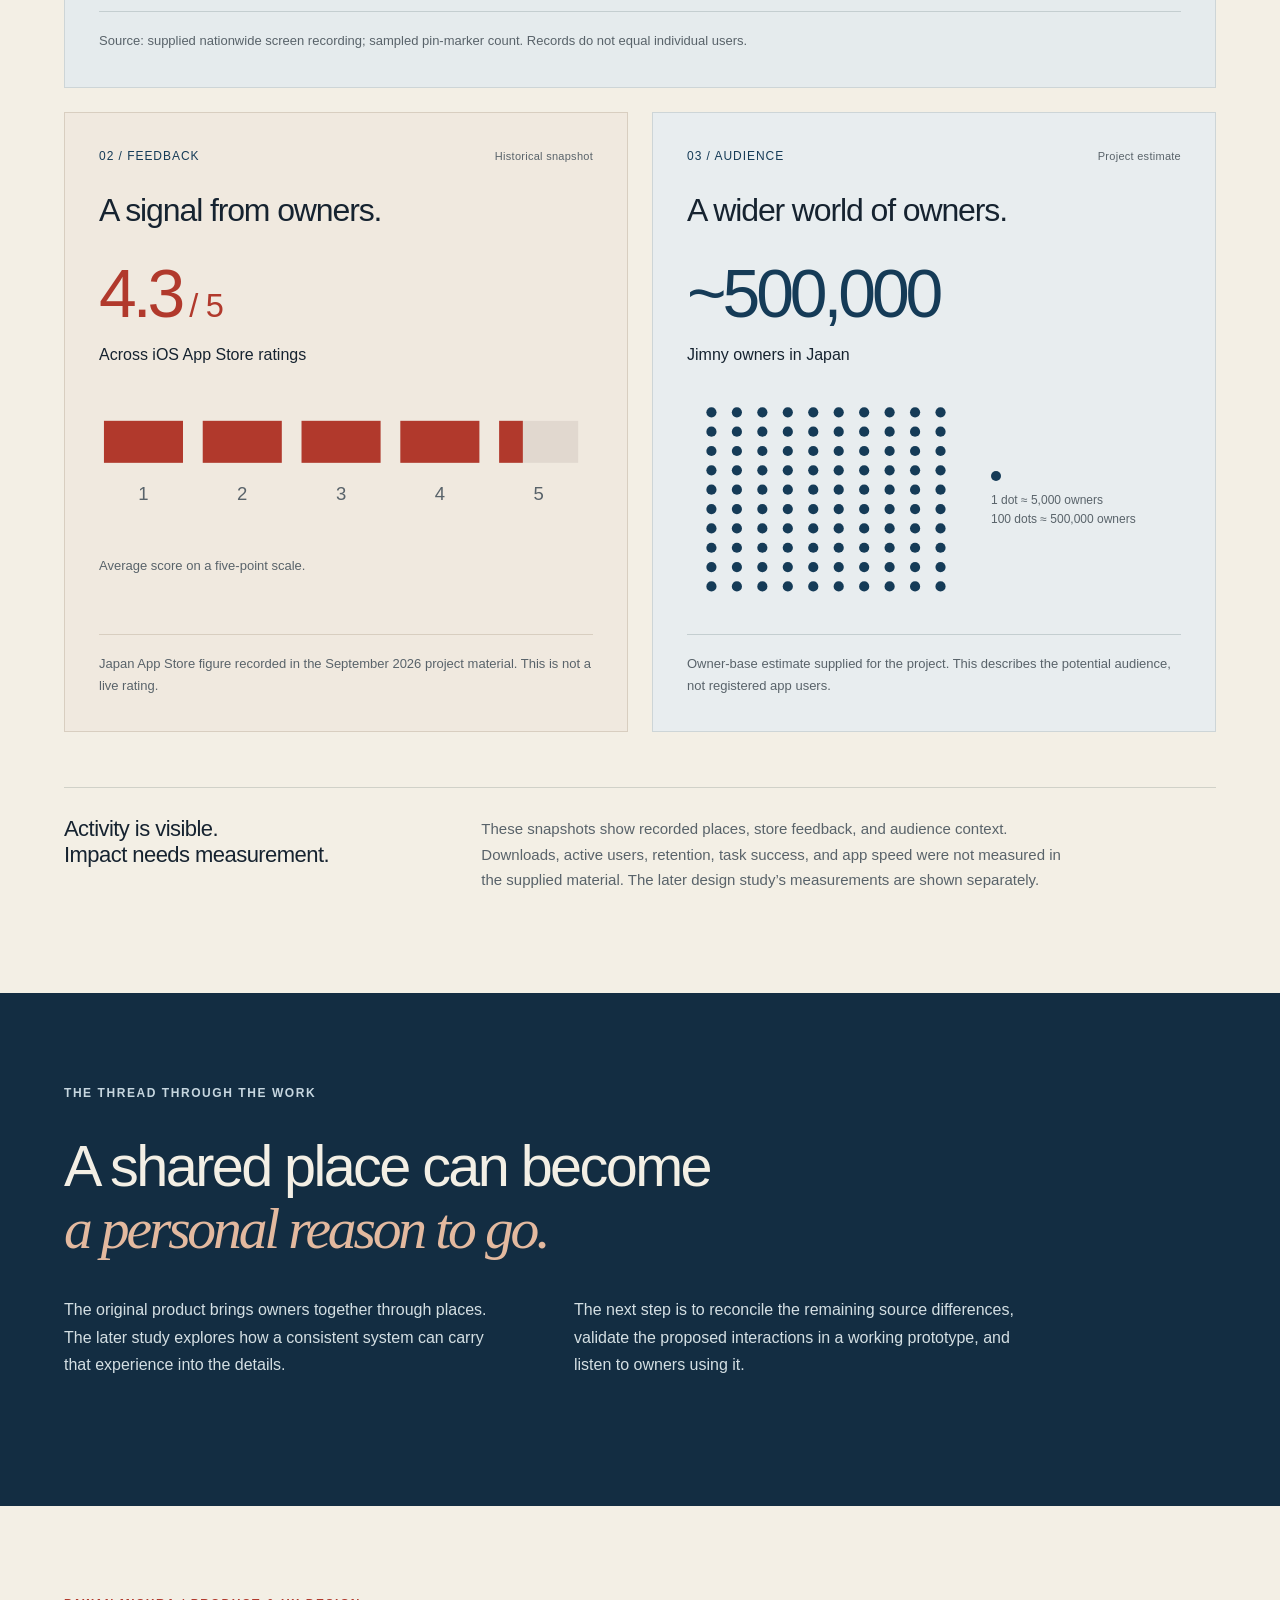
<file: projects/jimjam/index.html>
<!doctype html>
<html lang="en">
<head>
  <meta charset="utf-8">
  <meta name="viewport" content="width=device-width, initial-scale=1">
  <meta name="description" content="JimJam — a travel companion for Suzuki Jimny owners in Japan. A product design case study by Pawan Mishra, followed by a personal design-system study.">
  <meta name="robots" content="noindex, nofollow">
  <title>JimJam — Pawan Mishra</title>
  <link rel="icon" type="image/webp" href="../../assets/logo.webp">
  <link rel="stylesheet" href="styles.css">
  <script defer src="script.js"></script>
<link rel="stylesheet" href="../../portfolio-nav.css">
</head>
<body>
<a class="skip-link" href="#main">Skip to content</a>
<header class="portfolio-global-header"><a class="portfolio-global-logo" href="../../index.html" aria-label="Pawan Mishra home"><img src="../../assets/logo.webp" alt="" width="32" height="43"></a><nav aria-label="Main navigation"><a href="../../index.html#work">Work</a><a href="../../about.html">About</a><a href="../../play.html">Play</a><a class="portfolio-global-contact" href="../../index.html#contact">Let’s talk <img src="../../assets/cultural-daruma.webp" alt="" width="28" height="28"></a></nav></header>
<main id="main">
  <section class="hero" aria-labelledby="hero-title">
    <div class="hero-copy">
      <img class="hero-suzuki-logo" src="assets/suzuki-logo.svg" width="453" height="87" alt="Suzuki">
      <p class="eyebrow">JimJam / Product &amp; interaction design</p>
      <h1 id="hero-title">A familiar car.<br>A whole new<br><em>way to explore.</em></h1>
      <p class="hero-japanese" lang="ja">いつもの愛車と、<wbr>新しい冒険へ。</p>
      <p class="hero-intro">A travel companion that helps Jimny owners in Japan discover places, record their journeys, and find a reason to head out again.</p>
      <div class="hero-actions"><a class="button" href="#overview">The project in a minute</a><a class="text-link" href="#experience">Explore the experience</a></div>
      <dl class="hero-meta"><div><dt>Contribution</dt><dd>Part of the design team</dd></div><div><dt>Company</dt><dd>Suzuki Motor Corporation</dd></div><div><dt>Market</dt><dd>Japan</dd></div></dl>
    </div>
    <figure class="hero-stage poster-stage">
      <img class="hero-poster" src="assets/poster-hero.webp" width="1122" height="1402" alt="Original graphic poster: a winding road becomes a map pin, framing mountains and a vermilion sun" fetchpriority="high">
      <div class="poster-topline"><div class="poster-wordmark-label"><img src="assets/jimjam-wordmark.png" width="200" height="43" alt="JimJam"></div><span lang="ja">旅の相棒</span></div>
      <figcaption class="poster-footline"><span>Places become possibilities.</span><span>日本 / JAPAN</span></figcaption>
    </figure>
  </section>

  <nav class="chapter-nav" aria-label="Case-study chapters"><a href="#overview" aria-current="location">Overview</a><a href="#context">The opportunity</a><a href="#experience">The experience</a><a href="#process">The process</a><a href="#craft">The craft</a><a href="#outcomes">What we know</a></nav>

  <section class="overview section-shell" id="overview">
    <div class="section-kicker"><span class="bilingual-chapter"><span class="chapter-kanji" lang="ja">概要</span><span>Project notes</span></span><span>JimJam / Suzuki / Japan</span></div>
    <div class="overview-lead"><h2>From owning a Jimny<br>to <em>living with one.</em></h2><p>JimJam brings a community of owners onto one map. A place someone visits becomes an invitation for someone else to go.</p></div>
    <ol class="journey-beats"><li><span>01</span><div><h3>Find a place.</h3><p>A pin sparks an idea.</p></div></li><li><span>02</span><div><h3>Make the trip.</h3><p>Turn curiosity into a memory.</p></div></li><li><span>03</span><div><h3>Share a record.</h3><p>Inspire the next owner.</p></div></li></ol>
    <div class="overview-grid"><article><span class="small-label">The challenge</span><h3>Keep the relationship alive.</h3><p>Help owners who were drawn to the car’s looks discover the experiences it can make possible.</p></article><article><span class="small-label">The response</span><h3>Let owners inspire owners.</h3><p>Put real places, personal records, and shared interests at the centre of discovery.</p></article><article><span class="small-label">My contribution</span><h3>Turn direction into an experience.</h3><p>As one of several designers, I contributed to UX and UI decisions, information architecture, flows, wireframes, and screens.</p></article></div>
    <p class="scope-note">Research and segmentation were completed by the team before my involvement. The design-system reconstruction shown later is a separate personal study after release.</p>
  </section>

  <section class="context section-shell" id="context">
    <div class="section-kicker"><span class="bilingual-chapter"><span class="chapter-kanji" lang="ja">課題</span><span>01 / The opportunity</span></span><span>Start with the relationship</span></div>
    <div class="chapter-heading"><h2>The adventure shouldn’t<br>end at <em>the purchase.</em></h2><p>The team identified two motivations: adventure and attraction to the car’s character. JimJam sought to turn that initial attraction into an ongoing experience.</p></div>
    <div class="owner-story"><div class="motivation-grid"><article><span class="index">A</span><h3>Adventure from the start.</h3><p>Off-road routes, camping, and time outdoors already give ownership a purpose.</p></article><article><span class="index">B</span><h3>An attraction to its character.</h3><p>The opportunity is to help that first attraction grow into experiences worth returning to.</p></article></div></div>
    <figure class="landscape-print"><img src="assets/poster-journey.webp" width="1774" height="887" alt="Original woodblock-inspired landscape: a small Jimny follows a lakeside road through indigo evening light" loading="lazy" decoding="async"><figcaption><span lang="ja">旅の、その先へ。</span><span>The next place starts with a little curiosity.</span></figcaption></figure>
    <div class="question-band"><span class="small-label">The design question</span><p>How might we help owners<br>find their <em>next reason to go?</em></p></div>
    <p class="narrow-copy">A map of places visited by other owners makes the next adventure feel relevant and within reach.</p>
  </section>

  <section class="experience" id="experience">
    <div class="section-shell">
      <div class="section-kicker"><span class="bilingual-chapter"><span class="chapter-kanji" lang="ja">体験</span><span>02 / The experience</span></span><span>Find. Go. Remember.</span></div>
      <div class="experience-editorial"><div class="experience-intro-copy"><h2>Every pin is a<br><em>possible next trip.</em></h2><p>Five navigation actions connect the product: Map, Discover, Create a record, Saved, and Profile. The map is the starting point; personal records keep the experience moving.</p></div><p class="chapter-japanese" lang="ja">見つける。<br>出かける。</p></div>
    </div>
    <div class="feature feature-map section-shell">
      <div class="feature-visual map-visual"><img src="assets/screen-14-map.webp" width="402" height="874" loading="lazy" alt="Map home reconstructed in Figma"><div class="visual-note"><span>01</span>Start with a place,<br>not a feed.</div></div>
      <div class="feature-copy"><p class="eyebrow">Map / 地図</p><h3>A community you<br>can <em>see on a map.</em></h3><p>See activity across Japan, then move closer to explore a place through an owner’s record.</p><details class="decision"><summary>The decision &amp; its trade-off<span aria-hidden="true">+</span></summary><p>A feed foregrounds what is new. A map foregrounds where people go. That makes geography central, but puts more pressure on pin clarity and visual density.</p></details><a class="text-link" href="#screen-gallery">See the map screens</a></div>
    </div>
    <div class="feature feature-reverse section-shell">
      <div class="feature-copy"><p class="eyebrow">Discover / 見つける</p><h3>Find somewhere<br>that feels <em>like you.</em></h3><p>Twenty-two content tags combine with vehicle and personality filters to narrow the search. Results can be viewed as a list or on the map.</p><details class="decision"><summary>Two different jobs<span aria-hidden="true">+</span></summary><p>Posting uses five categories. Searching uses a richer set of tags. Keeping them separate makes choosing a category manageable while letting discovery stay specific.</p></details></div>
      <button class="image-button feature-panel" data-image="assets/discover-section.webp" data-caption="Discover: filters, list results, map results and post detail" aria-label="Enlarge the Discover screens"><img src="assets/discover-section.webp" loading="lazy" alt="JimJam discovery flow, with Japanese filter labels and list/map results" width="1900" height="1179"><span class="enlarge">View full image</span></button>
    </div>
    <div class="feature section-shell quiz-feature">
      <button class="image-button feature-panel" data-image="assets/quiz-five-questions.webp" data-caption="The five-question personality quiz, reconstructed from the app" aria-label="Enlarge the five-question quiz"><img src="assets/quiz-five-questions.webp" loading="lazy" alt="Five Japanese personality questions with four answer choices and a rhino progress indicator" width="1900" height="1621"><span class="enlarge">View full image</span></button>
      <div class="feature-copy quiz-editorial-copy"><p class="eyebrow">Personality / 診断</p><h3>Belong before<br>you <em>post.</em></h3><p>Five questions introduce an ownership personality—a first point of connection and another way to find shared interests.</p><details class="decision"><summary>The trade-off<span aria-hidden="true">+</span></summary><p>The quiz adds steps before the core experience. It can be skipped and revisited, so participation remains a choice.</p></details></div>
    </div>
    <div class="record-block section-shell"><div class="record-heading record-editorial"><div class="record-editorial-copy"><p class="eyebrow">Create a record / <span lang="ja">記録する</span></p><h3>Make the memory.<br><em>Keep the moment.</em></h3><p>Start from a photo or a location. Both paths lead to one scrolling card with a place, date, category, optional photos and comment, and a public/private choice.</p></div><figure class="memory-print"><img src="assets/poster-memory.webp" width="1536" height="1024" alt="Original graphic still life of a camera whose red lens holds a mountain journey" loading="lazy" decoding="async"><figcaption><span lang="ja">記録する</span><span>Keep a place. Share a story.</span></figcaption></figure></div><button class="image-button record-image" data-image="assets/create-record-flow.webp" data-caption="Creating a record: photo and location entry points converge on one form" aria-label="Enlarge the record creation flow"><img src="assets/create-record-flow.webp" loading="lazy" alt="Record creation showing the choice of photo or location, photo picker, map picker, and record form" width="1900" height="863"><span class="enlarge">View full image</span></button><div class="record-foot"><span>Two entry points. One record.</span><p>A single card avoids a sequence of form steps, but its optional fields need a clear hierarchy so posting stays approachable.</p></div></div>
  </section>

  <section class="process section-shell" id="process">
    <div class="section-kicker"><span class="bilingual-chapter"><span class="chapter-kanji" lang="ja">設計</span><span>03 / The process</span></span><span>Make the structure visible</span></div>
    <div class="chapter-heading"><h2>Find the connections.<br>Then <em>build the screens.</em></h2><p>The case-study reconstruction makes the product’s structure visible: what belongs where, how the journeys connect, and how recurring elements become reusable components.</p></div>
    <ol class="process-rail"><li><span>01</span><h3>Architecture</h3><p>Organise the five core actions.</p></li><li><span>02</span><h3>Flows</h3><p>Map paths, branches, and returns.</p></li><li><span>03</span><h3>Wireframes</h3><p>Set hierarchy before styling.</p></li><li><span>04</span><h3>Components</h3><p>Make recurring patterns reusable.</p></li><li><span>05</span><h3>Screens</h3><p>Assemble and check each state.</p></li></ol>
    <div class="diagram-grid"><figure><button class="image-button diagram" data-image="assets/ia-diagram.webp" data-caption="JimJam information architecture — Japanese and English documentation" aria-label="Enlarge information architecture"><img src="assets/ia-diagram.webp" loading="lazy" alt="Information architecture connecting authentication, five navigation tabs and supporting screens" width="2048" height="1197"><span class="enlarge">View full diagram</span></button><figcaption><strong>What belongs where.</strong> The information architecture makes the product’s destinations and shared surfaces explicit.</figcaption></figure><figure><button class="image-button diagram" data-image="assets/user-flows.webp" data-caption="Five documented user flows: authentication, recording, discovery, personality and vehicle registration" aria-label="Enlarge user flows"><img src="assets/user-flows.webp" loading="lazy" alt="Five user flows with screen sequences, decisions and external services" width="2048" height="1288"><span class="enlarge">View full diagram</span></button><figcaption><strong>What happens next.</strong> Five documented flows include decisions, alternative paths, and external handoffs.</figcaption></figure></div>
    <figure class="wide-figure"><button class="image-button" data-image="assets/wireframe-to-final.webp" data-caption="Matched examples of wireframes and reconstructed final screens" aria-label="Enlarge wireframe-to-final comparison"><img src="assets/wireframe-to-final.webp" loading="lazy" alt="Matched low-fidelity wireframes beside reconstructed final screens" width="2048" height="778"><span class="enlarge">View comparison</span></button><figcaption><strong>Structure before detail.</strong> These matched examples show the move from wireframe to component-built screen. The full wireframe set is still being reconciled with the expanded screen inventory.</figcaption></figure>
    <div class="gallery" id="screen-gallery"><div class="gallery-heading"><div><span class="small-label">The current Figma collection</span><h3>42 screens.<br><em>One connected experience.</em></h3></div><p>Explore ten sections, from first launch to supporting states. These are reconstructed screens; media placeholders and the proposed section remain clearly visible.</p></div><div class="gallery-tabs" role="tablist" aria-label="Screen sections"></div><div class="gallery-panel" role="tabpanel" id="gallery-panel" tabindex="0"><div class="gallery-meta"><h4 id="gallery-title">01 / Entry</h4><span id="gallery-count">4 screens</span></div><button class="image-button gallery-image" id="gallery-open" data-image="assets/screens-01.webp" data-caption="Entry — 4 screens" aria-label="Enlarge Entry screens"><img id="gallery-img" src="assets/screens-01.webp" alt="Entry screens: splash, welcome, SUZUKI ID introduction and terms" loading="lazy" width="1958" height="1098"><span class="enlarge">View full collection</span></button><p id="gallery-description">The first impression, account introduction, and terms.</p></div></div>
  </section>

  <section class="craft" id="craft">
    <div class="section-shell">
      <div class="section-kicker"><span class="bilingual-chapter"><span class="chapter-kanji" lang="ja">探究</span><span>04 / A personal study after release</span></span><span>Observe. Measure. Understand.</span></div>
      <div class="chapter-heading"><h2>The detail behind<br><em>the experience.</em></h2><p>After release, I explored JimJam again through a personal reconstruction of its design system. This study uses the shipped app as a reference; its proposed accessibility changes are not changes to the live product.</p></div>
      
      <div class="system-numbers"><div><strong>3</strong><span>Token collections</span></div><div><strong>21</strong><span>Component sets</span></div><div><strong>44</strong><span>Standalone components</span></div><div><strong>33</strong><span>Icons within that library</span></div></div>
      <div class="visual-system"><div class="type-specimen"><span class="small-label">Typography / Noto Sans JP</span><p lang="ja" class="type-jp">次の冒険へ。</p><p class="type-latin">A shared language.<br>A distinct character.</p><div class="type-sizes"><span>Title <b>20</b></span><span>Body <b>17</b></span><span>Label <b>15</b></span><span>Caption <b>13</b></span></div><p class="micro-copy">The study’s accessible text styles, in points. Product screenshots retain their Japanese UI copy.</p></div><div class="palette-specimen"><span class="small-label">Colour / Current Figma primitives</span><div class="swatches"><div style="--swatch:#4a6247;color:#fff"><span>Olive</span><b>#4A6247</b></div><div style="--swatch:#eeece5"><span>Cream</span><b>#EEECE5</b></div><div style="--swatch:#f5bb1b"><span>Gold</span><b>#F5BB1B</b></div><div style="--swatch:#2d2a26;color:#fff"><span>Ink</span><b>#2D2A26</b></div></div><p>Olive and warm neutrals ground the interface. Gold carries emphasis. Category colours have a separate role on the map.</p></div></div>
      <div class="craft-row"><div><p class="eyebrow">Keep what makes it JimJam</p><h3>Familiar details.<br><em>Reusable parts.</em></h3><p>Folded button corners, card accents, and the quiz rhino preserve JimJam’s recognisable character.</p><p>Semantic tokens connect component styles; layout tokens define spacing and sizes. One change can carry across the system.</p></div><figure><button class="image-button white-board" data-image="assets/comp-buttons.webp" data-caption="Button component: three treatments and four interaction states" aria-label="Enlarge button components"><img src="assets/comp-buttons.webp" loading="lazy" alt="Notched JimJam buttons in default, pressed, disabled and focus states" width="928" height="320"><span class="enlarge">View component</span></button><figcaption>The 52pt plate and 20pt folded corner remain recognisable across treatments.</figcaption></figure></div>
      <div class="craft-row icon-story"><div><p class="eyebrow">Icon construction</p><h3>A lighter line.<br><em>A quieter rhythm.</em></h3><p>Circles, arcs, and strokes share one grid. The proposed outline treatment uses lighter strokes, muted olive, and generous space.</p><p>The original comparison is available below. Illustrative marks, such as the rhino, retain their own character.</p></div><div class="icon-study"><div class="icon-sheet"><div class="icon-sheet-heading"><span class="small-label">Proposed outline treatment</span><span>24px grid · 1.5px stroke</span></div><div class="icon-grid"><div class="icon-specimen"><svg viewBox="0 0 24 24" fill="none" stroke="currentColor" stroke-width="1.5" stroke-linecap="round" stroke-linejoin="round" aria-hidden="true"><path d="m3 5 6-2 6 2 6-2v16l-6 2-6-2-6 2Zm6-2v16m6-14v16"/></svg><span>Map</span></div><div class="icon-specimen"><svg viewBox="0 0 24 24" fill="none" stroke="currentColor" stroke-width="1.5" stroke-linecap="round" stroke-linejoin="round" aria-hidden="true"><path d="m3 11 2-7h4l1 7m4 0 1-7h4l2 7M10 12h4"/><circle cx="6.5" cy="15.5" r="4.5"/><circle cx="17.5" cy="15.5" r="4.5"/></svg><span>Discover</span></div><div class="icon-specimen"><svg viewBox="0 0 24 24" fill="none" stroke="currentColor" stroke-width="1.5" stroke-linecap="round" stroke-linejoin="round" aria-hidden="true"><path d="M12 4v16M4 12h16"/></svg><span>Create</span></div><div class="icon-specimen"><svg viewBox="0 0 24 24" fill="none" stroke="currentColor" stroke-width="1.5" stroke-linecap="round" stroke-linejoin="round" aria-hidden="true"><path d="M6 3h12v18l-6-4-6 4Z"/></svg><span>Saved</span></div><div class="icon-specimen"><svg viewBox="0 0 24 24" fill="none" stroke="currentColor" stroke-width="1.5" stroke-linecap="round" stroke-linejoin="round" aria-hidden="true"><circle cx="12" cy="7" r="4"/><path d="M3 21c0-5 4-8 9-8s9 3 9 8Z"/></svg><span>Profile</span></div><div class="icon-specimen"><svg viewBox="0 0 24 24" fill="none" stroke="currentColor" stroke-width="1.5" stroke-linecap="round" stroke-linejoin="round" aria-hidden="true"><path d="m15 4-8 8 8 8"/></svg><span>Back</span></div><div class="icon-specimen"><svg viewBox="0 0 24 24" fill="none" stroke="currentColor" stroke-width="1.5" stroke-linecap="round" stroke-linejoin="round" aria-hidden="true"><path d="m12 3 2.8 5.8 6.4.9-4.6 4.5 1.1 6.3-5.7-3-5.7 3 1.1-6.3-4.6-4.5 6.4-.9Z"/></svg><span>Favourite</span></div><div class="icon-specimen"><svg viewBox="0 0 24 24" fill="none" stroke="currentColor" stroke-width="1.5" stroke-linecap="round" stroke-linejoin="round" aria-hidden="true"><path d="M19 10c0 5-7 11-7 11S5 15 5 10a7 7 0 0 1 14 0Z"/><path d="M12 7v6M9 10h6"/></svg><span>Add place</span></div><div class="icon-specimen"><svg viewBox="0 0 24 24" fill="none" stroke="currentColor" stroke-width="1.5" stroke-linecap="round" stroke-linejoin="round" aria-hidden="true"><rect x="4" y="5" width="16" height="16" rx="1"/><path d="M4 10h16M8 3v4m8-4v4"/></svg><span>Calendar</span></div><div class="icon-specimen"><svg viewBox="0 0 24 24" fill="none" stroke="currentColor" stroke-width="1.5" stroke-linecap="round" stroke-linejoin="round" aria-hidden="true"><path d="M20 13v7H3V5h10M16 5h6m-3-3v6M5 17l4-5 3 3 2-2 4 4"/><circle cx="8" cy="8" r="1"/></svg><span>Add photo</span></div></div><p class="icon-sheet-note">Core actions &amp; supporting controls</p></div><details class="icon-source"><summary>See the original icon comparison</summary><button class="image-button white-board" data-image="assets/icons-shipped-vs-rebuilt.webp" data-caption="Shipped icons and reconstructed vectors, paired for comparison" aria-label="Enlarge icon comparisons"><img src="assets/icons-shipped-vs-rebuilt.webp" loading="lazy" alt="Twenty pairs of shipped and reconstructed icons including navigation, categories and rhino mascot" width="1450" height="630"><span class="enlarge">View all pairs</span></button></details></div></div>
      <div class="accessibility-story"><div class="record-heading"><div><p class="eyebrow">Accessibility as craft</p><h3>Keep the character.<br><em>Make the detail clearer.</em></h3></div><p>The study explored contrast, touch areas, and category recognition. These are design measurements and proposed treatments—not evidence of improved usability or a full accessibility certification.</p></div><div class="accessibility-grid"><article><span class="index">01</span><h4>Give colour a second cue.</h4><p>Pair category colours with glyphs so meaning does not depend on hue alone. The app already uses these glyphs elsewhere.</p><button class="image-button" data-image="assets/comp-pins.webp" data-caption="Map pin component: three forms and five categories" aria-label="Enlarge map pin component"><img src="assets/comp-pins.webp" loading="lazy" alt="Map pins in dot, glyph and photo forms across five categories" width="590" height="344"><span class="enlarge">View pins</span></button></article><article><span class="index">02</span><h4>Separate size from hit area.</h4><p>The study proposes a 44pt touch area for smaller controls. A small visual marker can remain small while its interactive region grows.</p><div class="target-demo" aria-label="Diagram of a 10 point visible marker within a proposed 44 point touch area"><div class="hit-area"><span class="visible-dot"></span></div><div><strong>10pt</strong><span>visual marker</span><strong>44pt</strong><span>proposed touch area</span></div></div><p class="micro-copy">Dense maps also need hit-testing and overlap behaviour checked in a working prototype.</p></article><article><span class="index">03</span><h4>Measure the colour pair.</h4><p>The source study reports the olive at 5.68:1 on cream, with a darker proposed text treatment around 7.08:1. The exact foreground and background both matter.</p><figure class="contrast-figure"><svg class="metric-chart contrast-chart" viewBox="0 0 320 204" role="img" aria-labelledby="contrast-chart-title contrast-chart-desc"><title id="contrast-chart-title">Reported colour contrast: 5.68 to 1 and proposed 7.08 to 1</title><desc id="contrast-chart-desc">Two bars on the same zero-to-eight ratio scale. The source study reports 5.68 to 1 for olive on cream and approximately 7.08 to 1 for a darker proposed text treatment. These are study measurements, not live app performance or usability-test results.</desc><text x="10" y="24" class="chart-note">Source measurement</text><text x="306" y="24" text-anchor="end" class="chart-value">5.68:1</text><rect x="10" y="39" width="296" height="23" fill="#e1e4df"/><rect x="10" y="39" width="210.16" height="23" fill="#153b57"/><text x="10" y="101" class="chart-note">Study proposal</text><text x="306" y="101" text-anchor="end" class="chart-value">7.08:1</text><rect x="10" y="116" width="296" height="23" fill="#e1e4df"/><rect x="10" y="116" width="261.96" height="23" fill="#b1392c"/><path d="M10 158H306" stroke="#839298"/><g class="chart-tick" text-anchor="middle"><text x="10" y="184">0</text><text x="84" y="184">2</text><text x="158" y="184">4</text><text x="232" y="184">6</text><text x="306" y="184">8</text></g></svg><figcaption>Contrast ratio · shared scale · study values</figcaption></figure><p class="micro-copy">Reported study values. The source documentation contains token differences that need reconciliation before implementation.</p></article></div></div>
      <div class="craft-row boundaries"><figure><button class="image-button white-board" data-image="assets/pickup-list-shipped-vs-rebuilt.webp" data-caption="A shipped app capture beside its Figma reconstruction; grey media are placeholders" aria-label="Enlarge shipped and reconstructed screen comparison"><img src="assets/pickup-list-shipped-vs-rebuilt.webp" loading="lazy" alt="Real JimJam pickup list with destination photographs beside its Figma reconstruction with grey media placeholders" width="906" height="1020"><span class="enlarge">View comparison</span></button><figcaption>Shipped capture / Figma reconstruction. Grey media are placeholders, not final photography.</figcaption></figure><div><p class="eyebrow">Where the system stops</p><h3>One journey.<br><em>More than one owner.</em></h3><p>SUZUKI ID pages and the native photo picker belong to other systems. Those handoffs are part of the real experience, even when their appearance differs from JimJam.</p><p>The reconstruction keeps those boundaries visible. The opportunity is to make entering and returning understandable, rather than imply that every surface is controlled by the app team.</p></div></div>
      <details class="supporting-details"><summary>Explore the system documentation<span aria-hidden="true">+</span></summary><div class="documentation-grid"><figure><button class="image-button" data-image="assets/anatomy-and-usage.webp" data-caption="Anatomy and usage documentation" aria-label="Enlarge anatomy documentation"><img src="assets/anatomy-and-usage.webp" loading="lazy" alt="Component anatomy and usage guidance" width="1615" height="1900"></button><figcaption>Anatomy &amp; usage</figcaption></figure><figure><button class="image-button" data-image="assets/motion-and-accessibility.webp" data-caption="Motion and accessibility documentation; timings are proposals" aria-label="Enlarge motion documentation"><img src="assets/motion-and-accessibility.webp" loading="lazy" alt="Motion and accessibility reference board" width="1900" height="1762"></button><figcaption>Motion &amp; accessibility · proposed timings</figcaption></figure><figure><button class="image-button" data-image="assets/design-system-additions.webp" data-caption="Additional reusable components" aria-label="Enlarge component additions"><img src="assets/design-system-additions.webp" loading="lazy" alt="Additional component states and specifications" width="1500" height="800"></button><figcaption>Extending the component library</figcaption></figure></div></details>
    </div>
  </section>

  <section class="outcomes section-shell" id="outcomes"><div class="section-kicker"><span class="bilingual-chapter"><span class="chapter-kanji" lang="ja">振り返り</span><span>05 / What we know</span></span><span>Evidence, with its limits</span></div><div class="chapter-heading"><h2>Activity. Feedback.<br><em>A clearer picture.</em></h2><p>Three views of JimJam: places recorded, public feedback, and the potential audience. Read each with its source and scope in mind.</p></div><div class="evidence-atlas">
  <article class="data-panel data-records">
    <div class="data-copy"><p class="data-label"><span>01 / Activity</span><span class="data-status">Estimate</span></p><h3>Places, made visible.</h3><p class="data-number">3,800<span>–</span>4,500</p><p class="data-unit">Visible map records</p><p class="data-description">A nationwide recording gives a view of activity. Overlapping pins make a range more honest than a single count.</p></div>
    <figure class="data-figure records-figure">
      <svg class="metric-chart" viewBox="0 0 460 190" role="img" aria-labelledby="records-chart-title records-chart-desc">
        <title id="records-chart-title">Estimated visible map records: 3,800 to 4,500</title><desc id="records-chart-desc">A count scale runs from zero to five thousand. The band from 3,800 to 4,500 represents the estimated range from a sampled nationwide recording, not growth over time.</desc>
        <defs><pattern id="estimate-hatch" width="7" height="7" patternUnits="userSpaceOnUse"><path d="M-2 2 2-2M0 7 7 0M5 9 9 5" stroke="#b1392c" stroke-width="1.5"/></pattern></defs>
        <text x="28" y="22" class="chart-note">Estimated range</text>
        <rect x="28" y="69" width="400" height="28" fill="#dbe2e3"/>
        <rect x="28" y="69" width="304" height="28" fill="#153b57"/>
        <rect x="332" y="69" width="56" height="28" fill="url(#estimate-hatch)" stroke="#b1392c"/>
        <path d="M332 61V104M388 61V104" stroke="#b1392c" stroke-width="2"/>
        <text x="330" y="50" text-anchor="end" class="chart-value">3,800</text><text x="390" y="50" class="chart-value">4,500</text>
        <path d="M28 114H428M28 114v6M108 114v6M188 114v6M268 114v6M348 114v6M428 114v6" fill="none" stroke="#839298"/>
        <g class="chart-tick" text-anchor="middle"><text x="28" y="143">0</text><text x="108" y="143">1k</text><text x="188" y="143">2k</text><text x="268" y="143">3k</text><text x="348" y="143">4k</text><text x="428" y="143">5k</text></g>
        <text x="428" y="177" text-anchor="end" class="chart-note">Map records · count scale</text>
      </svg>
      <figcaption><span class="hatch-key" aria-hidden="true"></span>Hatched band = estimated range, not a time trend.</figcaption>
    </figure>
    <p class="data-source">Source: supplied nationwide screen recording; sampled pin-marker count. Records do not equal individual users.</p>
  </article>
  <article class="data-panel data-rating">
    <p class="data-label"><span>02 / Feedback</span><span class="data-status">Historical snapshot</span></p>
    <h3>A signal from owners.</h3><p class="data-number">4.3<span> / 5</span></p><p class="data-unit">Across iOS App Store ratings</p>
    <figure class="data-figure">
      <svg class="metric-chart rating-chart" viewBox="0 0 400 112" role="img" aria-labelledby="rating-chart-title rating-chart-desc">
        <title id="rating-chart-title">An App Store rating of 4.3 out of 5</title><desc id="rating-chart-desc">Five equal segments represent the five-point rating scale. Four are fully filled and the fifth is filled to three tenths. This shows the average score, not a distribution of individual reviews.</desc>
        <g fill="#e1d8cf"><rect x="4" y="12" width="64" height="34"/><rect x="84" y="12" width="64" height="34"/><rect x="164" y="12" width="64" height="34"/><rect x="244" y="12" width="64" height="34"/><rect x="324" y="12" width="64" height="34"/></g>
        <g fill="#b1392c"><rect x="4" y="12" width="64" height="34"/><rect x="84" y="12" width="64" height="34"/><rect x="164" y="12" width="64" height="34"/><rect x="244" y="12" width="64" height="34"/><rect x="324" y="12" width="19.2" height="34"/></g>
        <g class="chart-tick" text-anchor="middle"><text x="36" y="76">1</text><text x="116" y="76">2</text><text x="196" y="76">3</text><text x="276" y="76">4</text><text x="356" y="76">5</text></g>
      </svg><figcaption>Average score on a five-point scale.</figcaption>
    </figure>
    <p class="data-source">Japan App Store figure recorded in the September 2026 project material. This is not a live rating.</p>
  </article>
  <article class="data-panel data-audience">
    <p class="data-label"><span>03 / Audience</span><span class="data-status">Project estimate</span></p>
    <h3>A wider world of owners.</h3><p class="data-number">~500,000</p><p class="data-unit">Jimny owners in Japan</p>
    <figure class="data-figure audience-figure">
      <svg class="metric-chart audience-chart" viewBox="0 0 275 208" role="img" aria-labelledby="audience-chart-title audience-chart-desc"><title id="audience-chart-title">An estimated audience of 500,000 Jimny owners in Japan</title><desc id="audience-chart-desc">One hundred dots, each representing approximately five thousand owners. This is the project's estimated owner base, not app users or downloads.</desc><g fill="#153b57"><circle cx="24" cy="18" r="5"/><circle cx="49" cy="18" r="5"/><circle cx="74" cy="18" r="5"/><circle cx="99" cy="18" r="5"/><circle cx="124" cy="18" r="5"/><circle cx="149" cy="18" r="5"/><circle cx="174" cy="18" r="5"/><circle cx="199" cy="18" r="5"/><circle cx="224" cy="18" r="5"/><circle cx="249" cy="18" r="5"/><circle cx="24" cy="37" r="5"/><circle cx="49" cy="37" r="5"/><circle cx="74" cy="37" r="5"/><circle cx="99" cy="37" r="5"/><circle cx="124" cy="37" r="5"/><circle cx="149" cy="37" r="5"/><circle cx="174" cy="37" r="5"/><circle cx="199" cy="37" r="5"/><circle cx="224" cy="37" r="5"/><circle cx="249" cy="37" r="5"/><circle cx="24" cy="56" r="5"/><circle cx="49" cy="56" r="5"/><circle cx="74" cy="56" r="5"/><circle cx="99" cy="56" r="5"/><circle cx="124" cy="56" r="5"/><circle cx="149" cy="56" r="5"/><circle cx="174" cy="56" r="5"/><circle cx="199" cy="56" r="5"/><circle cx="224" cy="56" r="5"/><circle cx="249" cy="56" r="5"/><circle cx="24" cy="75" r="5"/><circle cx="49" cy="75" r="5"/><circle cx="74" cy="75" r="5"/><circle cx="99" cy="75" r="5"/><circle cx="124" cy="75" r="5"/><circle cx="149" cy="75" r="5"/><circle cx="174" cy="75" r="5"/><circle cx="199" cy="75" r="5"/><circle cx="224" cy="75" r="5"/><circle cx="249" cy="75" r="5"/><circle cx="24" cy="94" r="5"/><circle cx="49" cy="94" r="5"/><circle cx="74" cy="94" r="5"/><circle cx="99" cy="94" r="5"/><circle cx="124" cy="94" r="5"/><circle cx="149" cy="94" r="5"/><circle cx="174" cy="94" r="5"/><circle cx="199" cy="94" r="5"/><circle cx="224" cy="94" r="5"/><circle cx="249" cy="94" r="5"/><circle cx="24" cy="113" r="5"/><circle cx="49" cy="113" r="5"/><circle cx="74" cy="113" r="5"/><circle cx="99" cy="113" r="5"/><circle cx="124" cy="113" r="5"/><circle cx="149" cy="113" r="5"/><circle cx="174" cy="113" r="5"/><circle cx="199" cy="113" r="5"/><circle cx="224" cy="113" r="5"/><circle cx="249" cy="113" r="5"/><circle cx="24" cy="132" r="5"/><circle cx="49" cy="132" r="5"/><circle cx="74" cy="132" r="5"/><circle cx="99" cy="132" r="5"/><circle cx="124" cy="132" r="5"/><circle cx="149" cy="132" r="5"/><circle cx="174" cy="132" r="5"/><circle cx="199" cy="132" r="5"/><circle cx="224" cy="132" r="5"/><circle cx="249" cy="132" r="5"/><circle cx="24" cy="151" r="5"/><circle cx="49" cy="151" r="5"/><circle cx="74" cy="151" r="5"/><circle cx="99" cy="151" r="5"/><circle cx="124" cy="151" r="5"/><circle cx="149" cy="151" r="5"/><circle cx="174" cy="151" r="5"/><circle cx="199" cy="151" r="5"/><circle cx="224" cy="151" r="5"/><circle cx="249" cy="151" r="5"/><circle cx="24" cy="170" r="5"/><circle cx="49" cy="170" r="5"/><circle cx="74" cy="170" r="5"/><circle cx="99" cy="170" r="5"/><circle cx="124" cy="170" r="5"/><circle cx="149" cy="170" r="5"/><circle cx="174" cy="170" r="5"/><circle cx="199" cy="170" r="5"/><circle cx="224" cy="170" r="5"/><circle cx="249" cy="170" r="5"/><circle cx="24" cy="189" r="5"/><circle cx="49" cy="189" r="5"/><circle cx="74" cy="189" r="5"/><circle cx="99" cy="189" r="5"/><circle cx="124" cy="189" r="5"/><circle cx="149" cy="189" r="5"/><circle cx="174" cy="189" r="5"/><circle cx="199" cy="189" r="5"/><circle cx="224" cy="189" r="5"/><circle cx="249" cy="189" r="5"/></g></svg>
      <figcaption><span class="dot-key" aria-hidden="true"></span>1 dot ≈ 5,000 owners<br>100 dots ≈ 500,000 owners</figcaption>
    </figure>
    <p class="data-source">Owner-base estimate supplied for the project. This describes the potential audience, not registered app users.</p>
  </article>
</div>
<div class="evidence-note"><h3>Activity is visible.<br>Impact needs measurement.</h3><p>These snapshots show recorded places, store feedback, and audience context. Downloads, active users, retention, task success, and app speed were not measured in the supplied material. The later design study’s measurements are shown separately.</p></div></section>

  <section class="closing section-shell"><p class="eyebrow">The thread through the work</p><h2>A shared place can become<br><em>a personal reason to go.</em></h2><div class="closing-copy"><p>The original product brings owners together through places. The later study explores how a consistent system can carry that experience into the details.</p><p>The next step is to reconcile the remaining source differences, validate the proposed interactions in a working prototype, and listen to owners using it.</p></div></section>
  <section class="portfolio-closing" aria-labelledby="portfolio-closing-title">
    <p class="eyebrow">Pawan Mishra / Product &amp; UX Design</p>
    <p class="closing-japanese" lang="ja">旅に、自分らしさを。</p>
    <h2 id="portfolio-closing-title">Design for the journeys<br><em>people make their own.</em></h2>
    <nav class="portfolio-closing-links" aria-label="Explore more work and contact">
      <a class="text-link" href="https://www.figma.com/design/4OHc6S9dBLseVGKEkRrkYo" rel="noopener noreferrer">Explore the Figma file<span class="sr-only"> (opens a new tab)</span></a>
      <a class="text-link" href="../../index.html#work">More of my work</a>
      <a class="text-link" href="mailto:pwnmishr18@gmail.com">Let’s talk</a>
    </nav>
  </section>
</main>
<footer class="portfolio-footer"><span>JimJam / Pawan Mishra</span><a href="#main">Back to top</a></footer>
<dialog id="image-dialog" aria-labelledby="dialog-caption"><div class="dialog-toolbar"><p id="dialog-caption"></p><div><button id="zoom-toggle" type="button" aria-pressed="false">Actual size</button><button id="dialog-close" type="button" aria-label="Close enlarged image">Close</button></div></div><div class="dialog-image-wrap"><img id="dialog-image" alt=""></div></dialog>
</body>
</html>
</file>
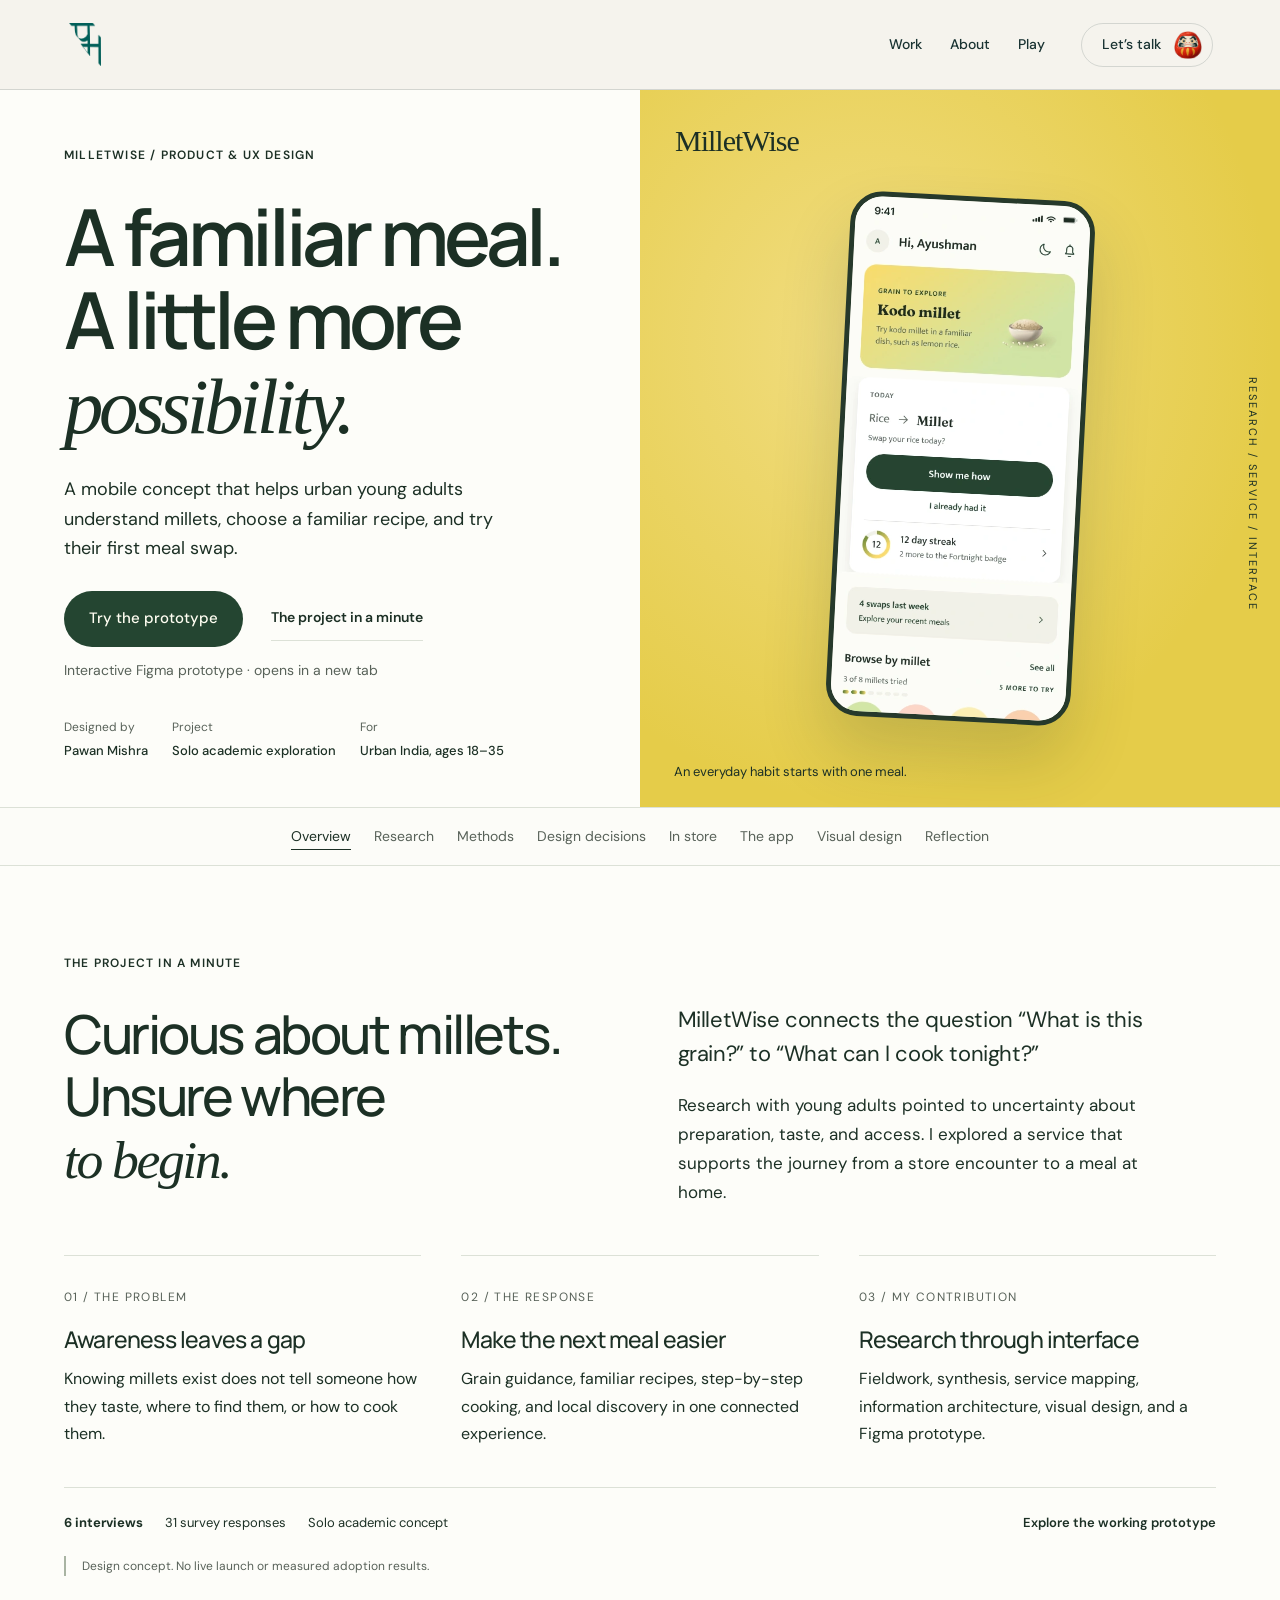
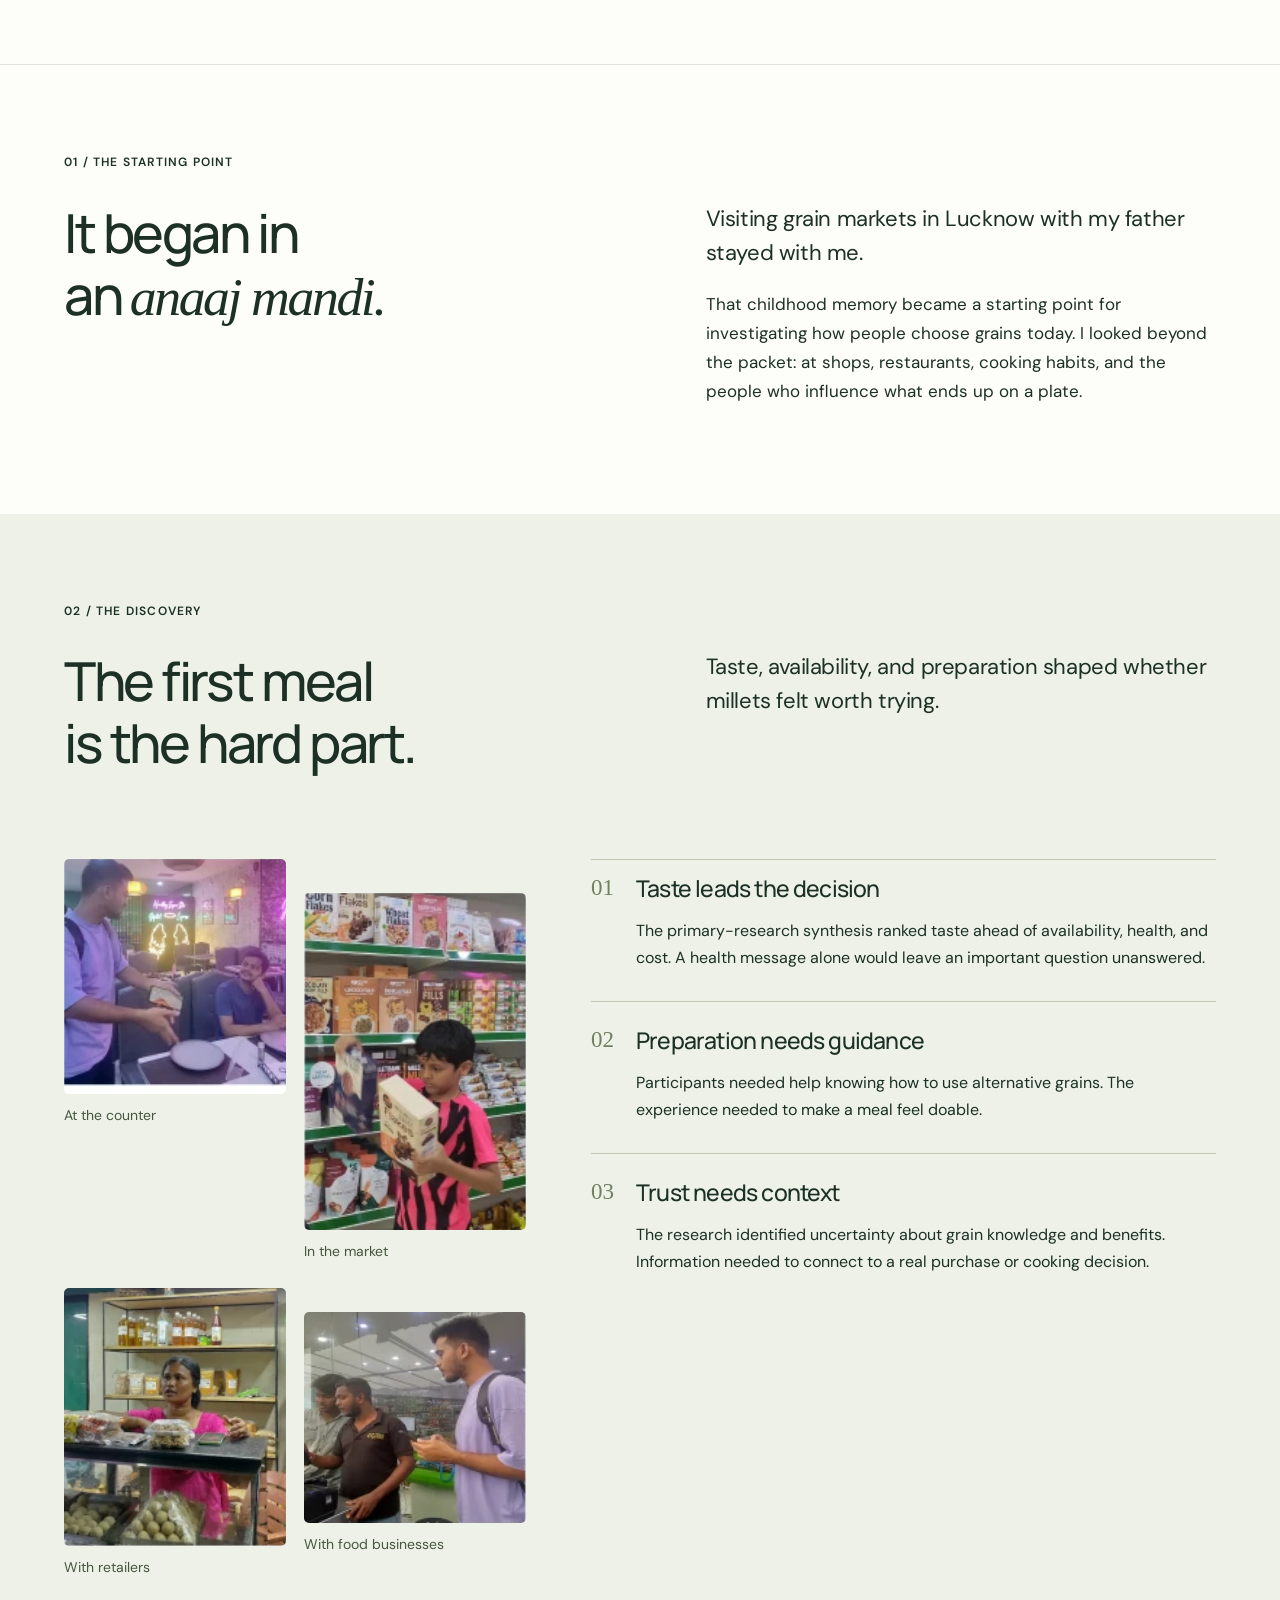
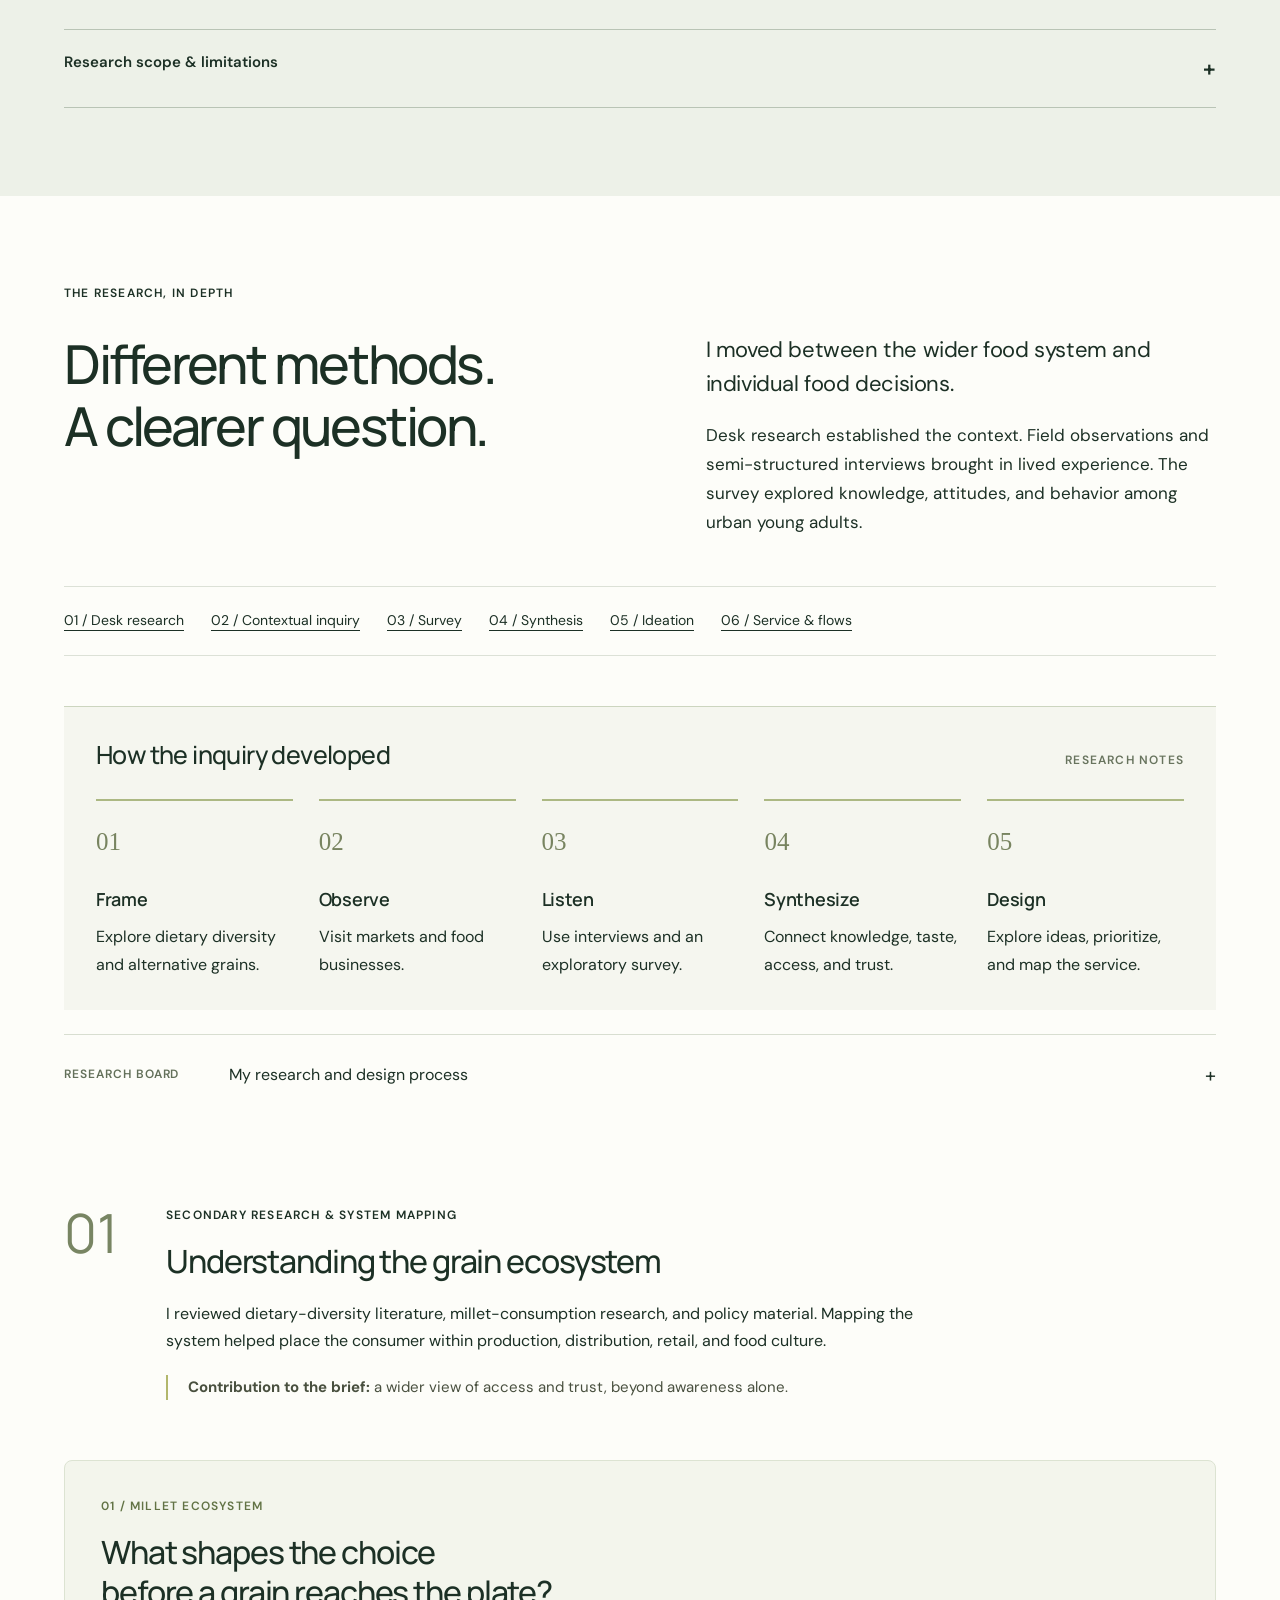
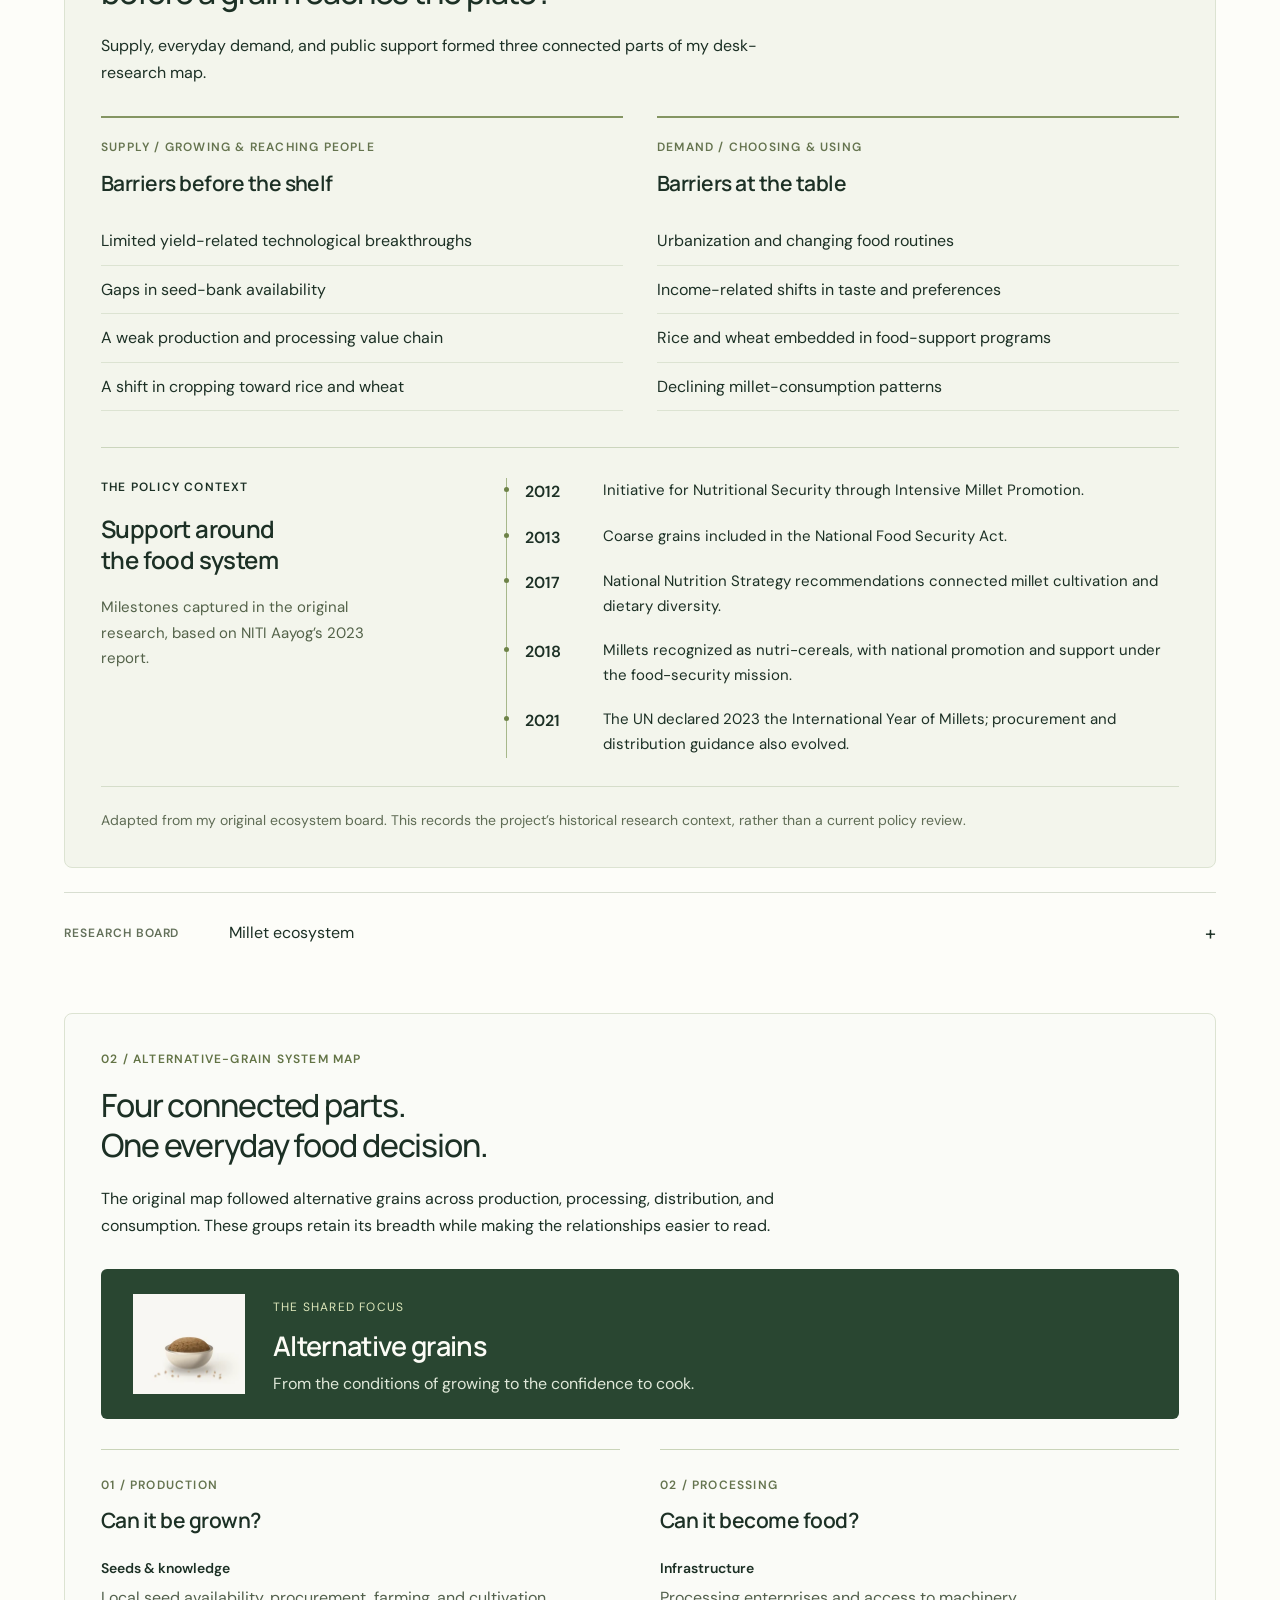
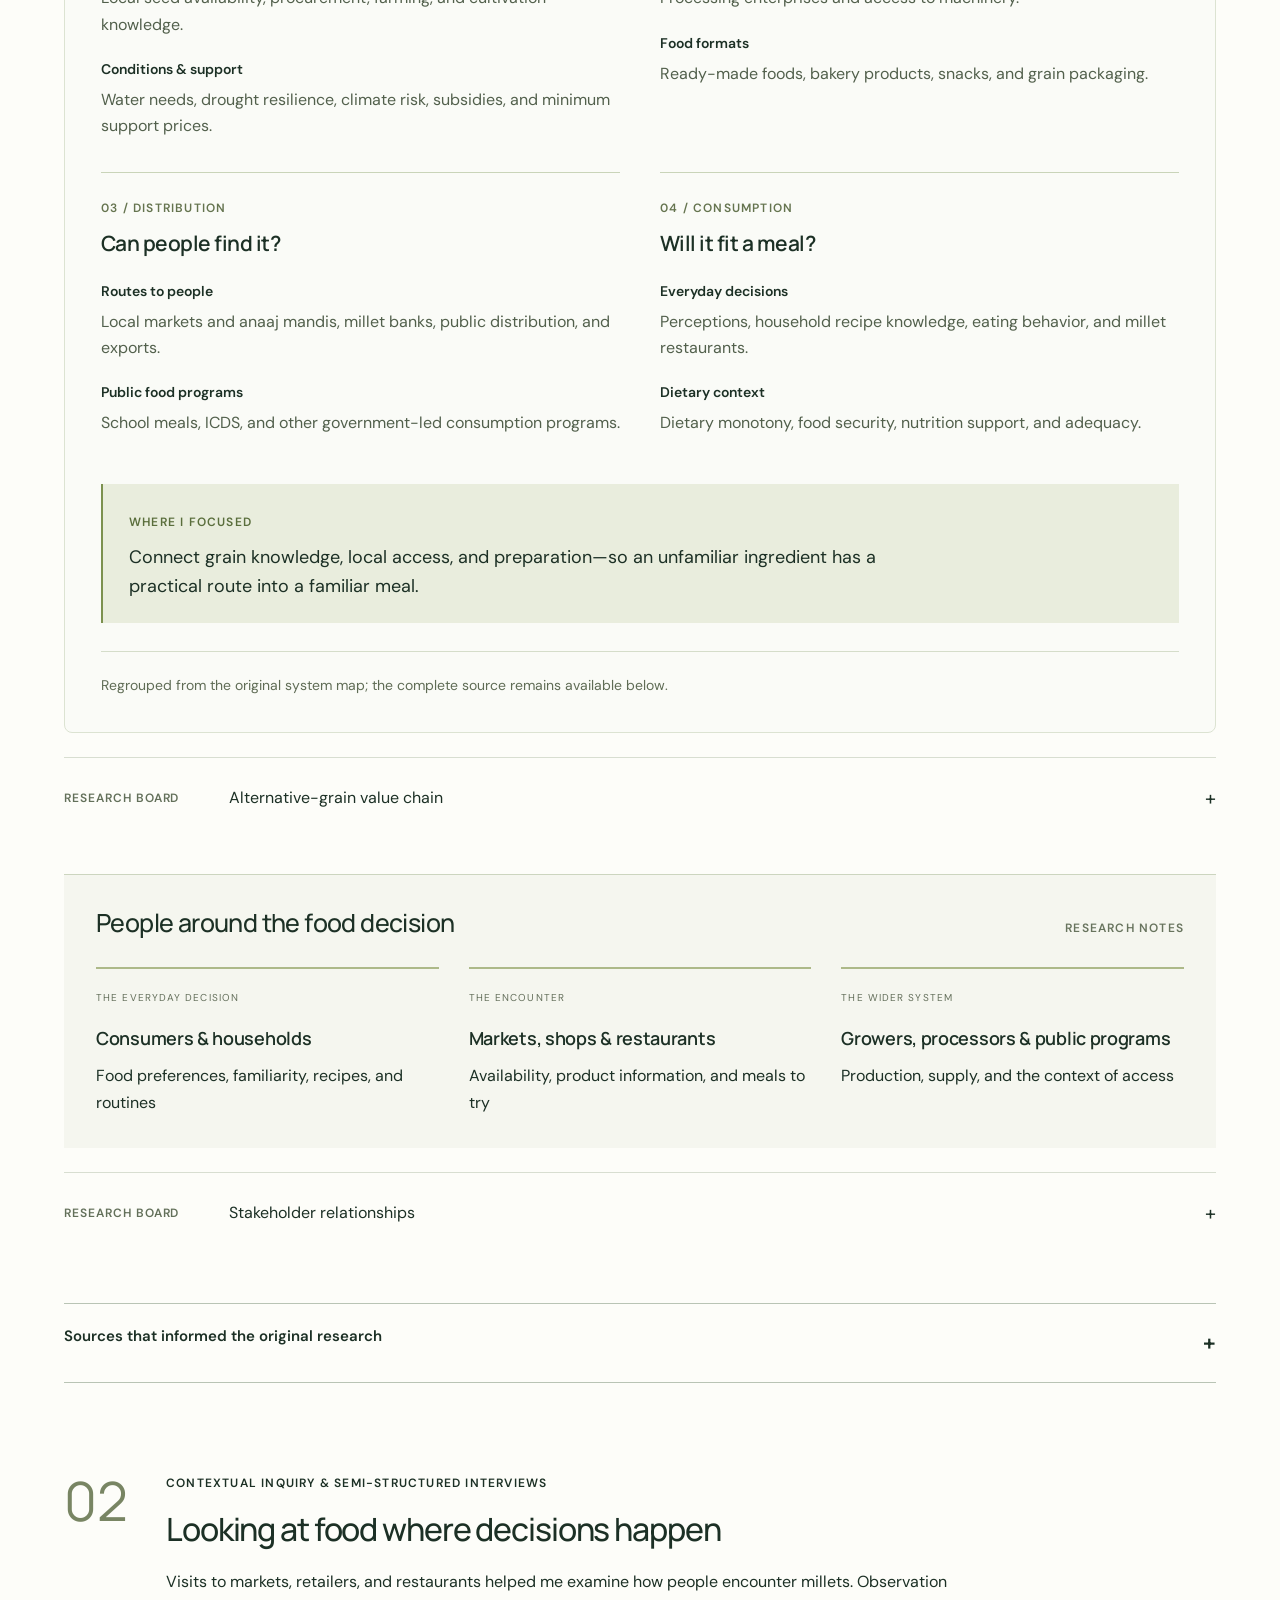
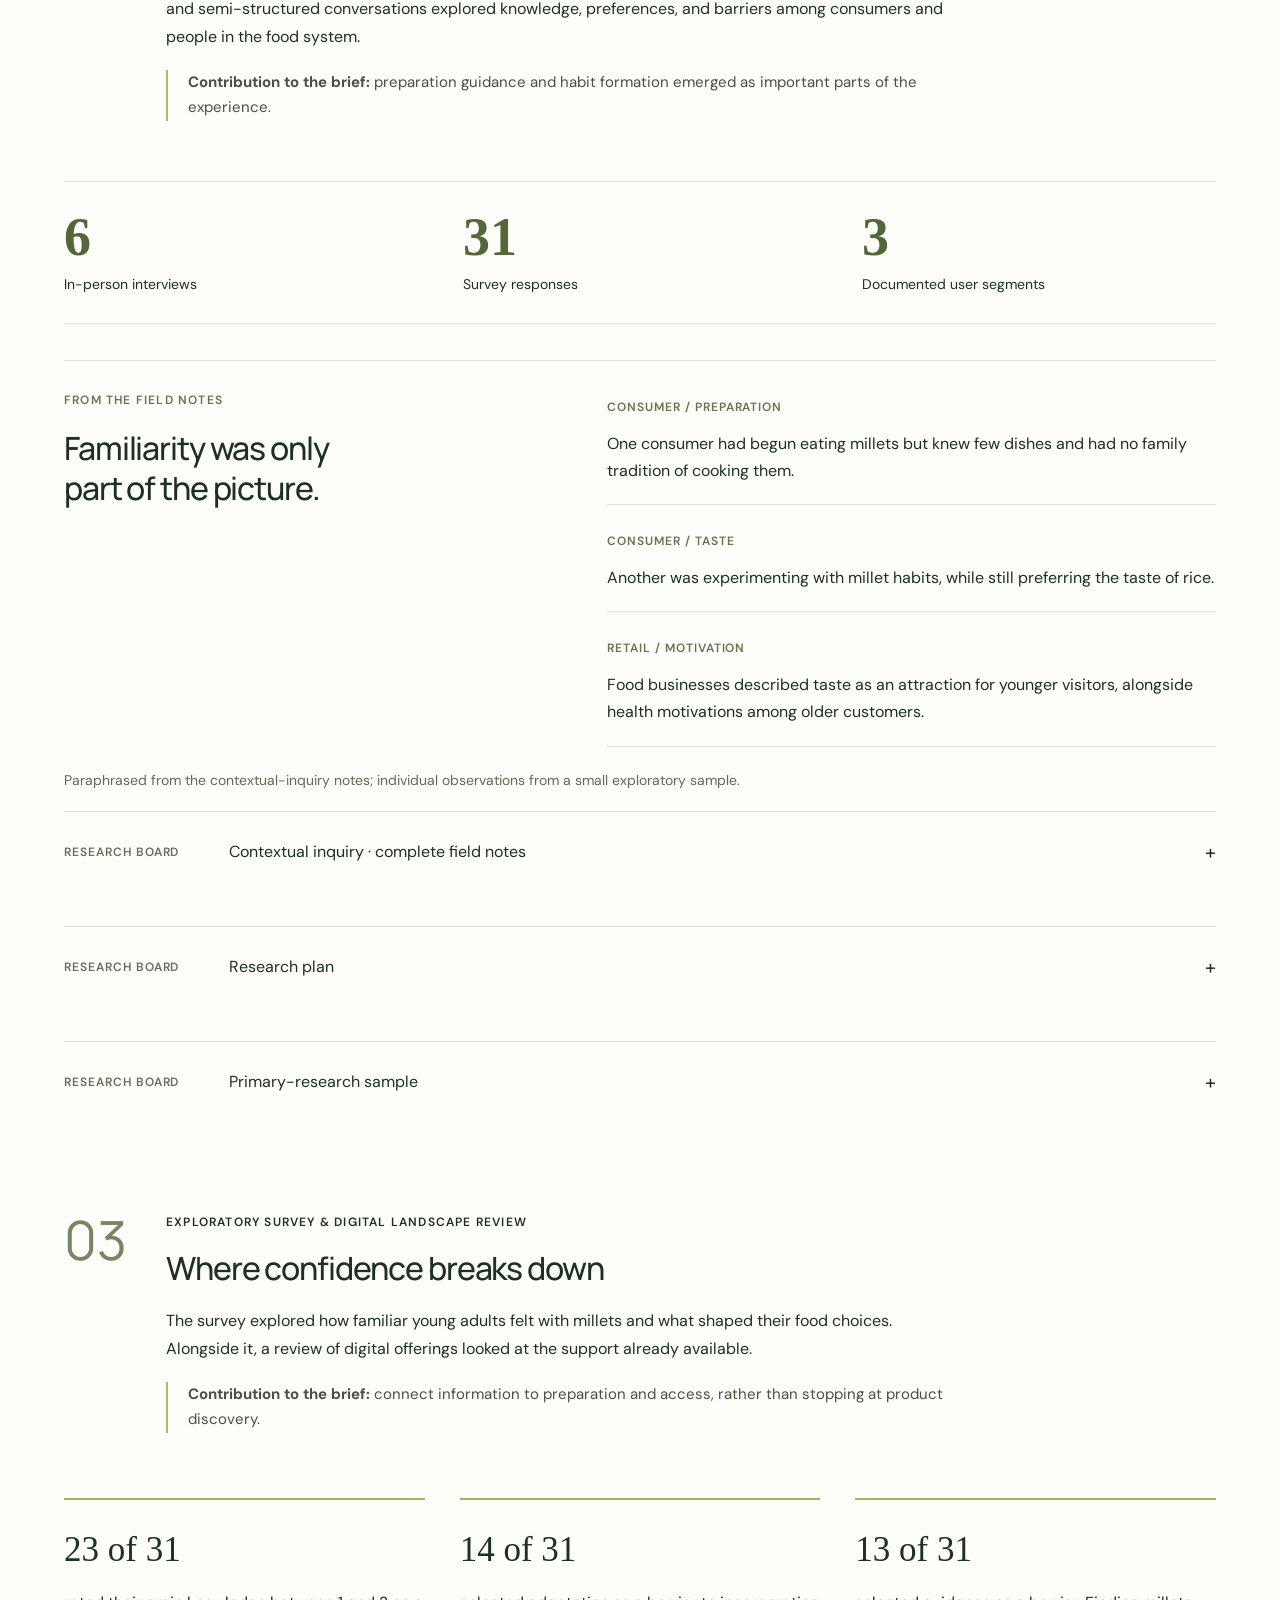
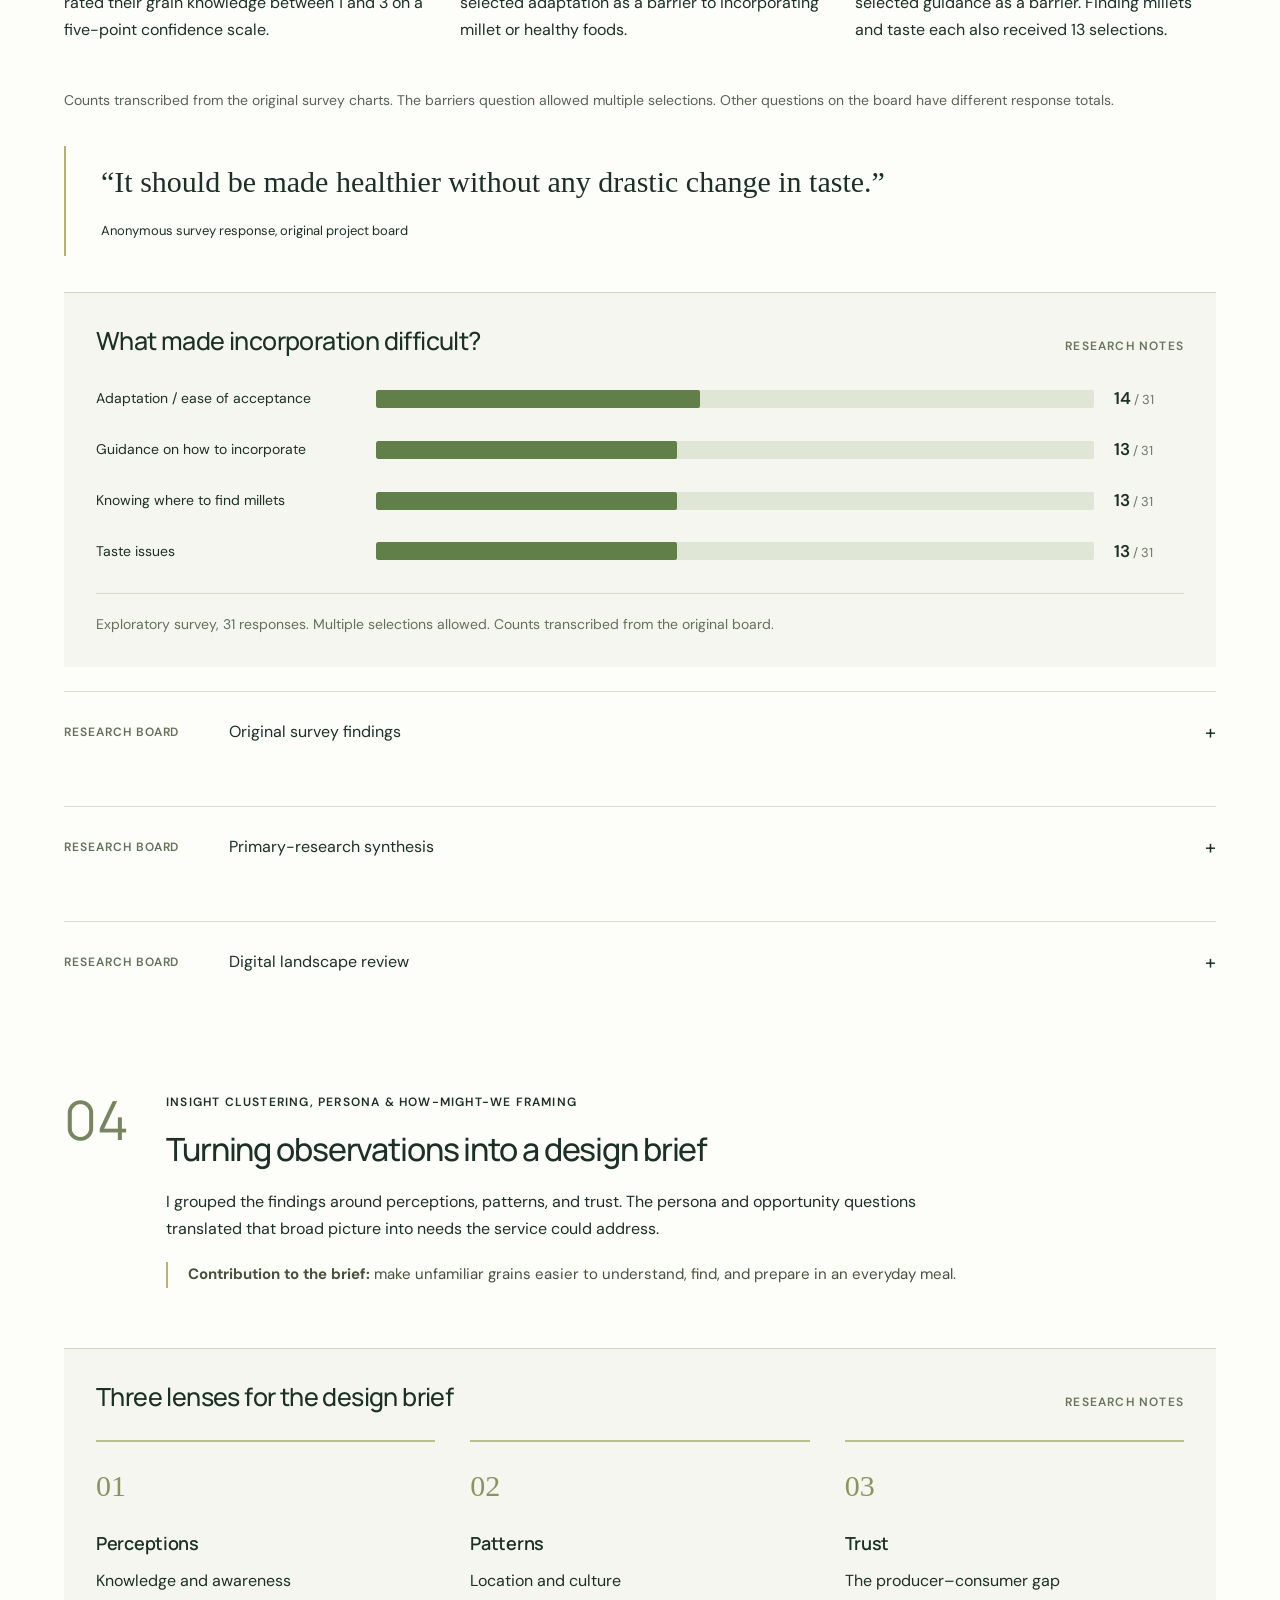
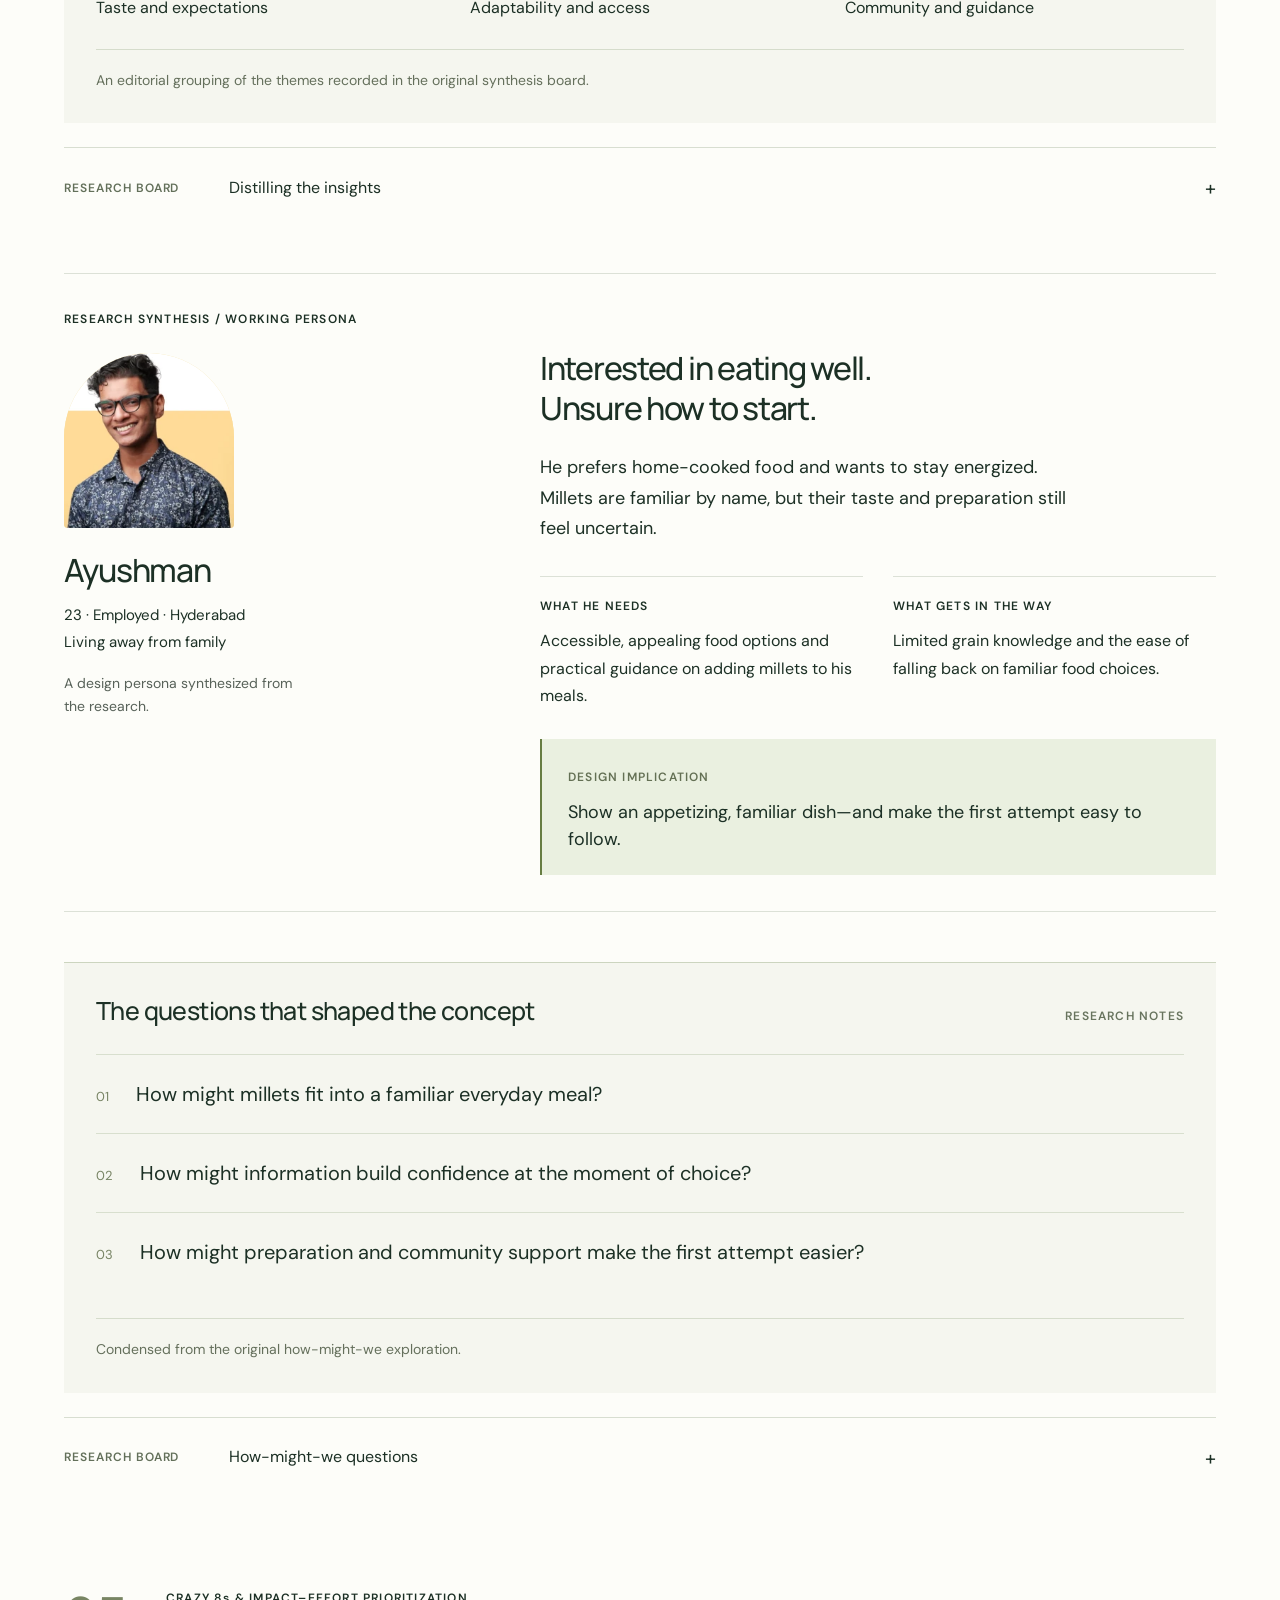
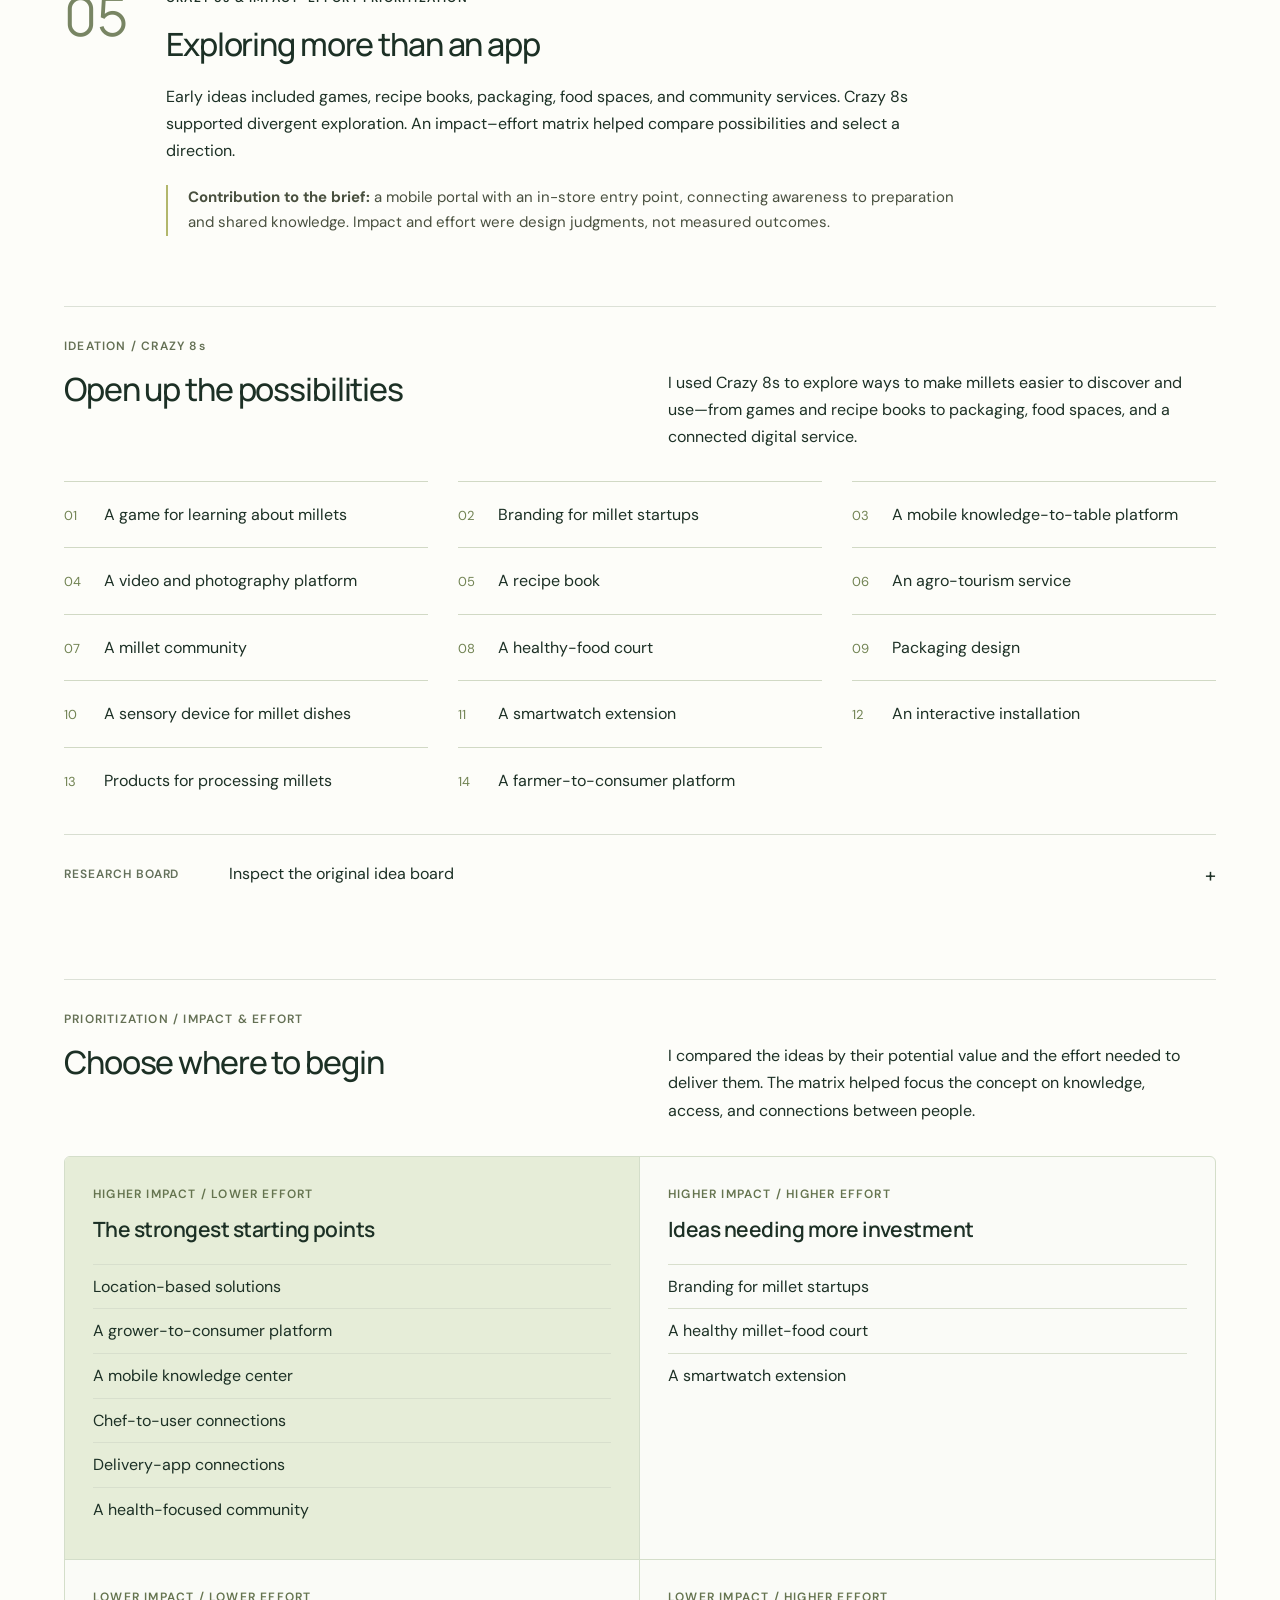
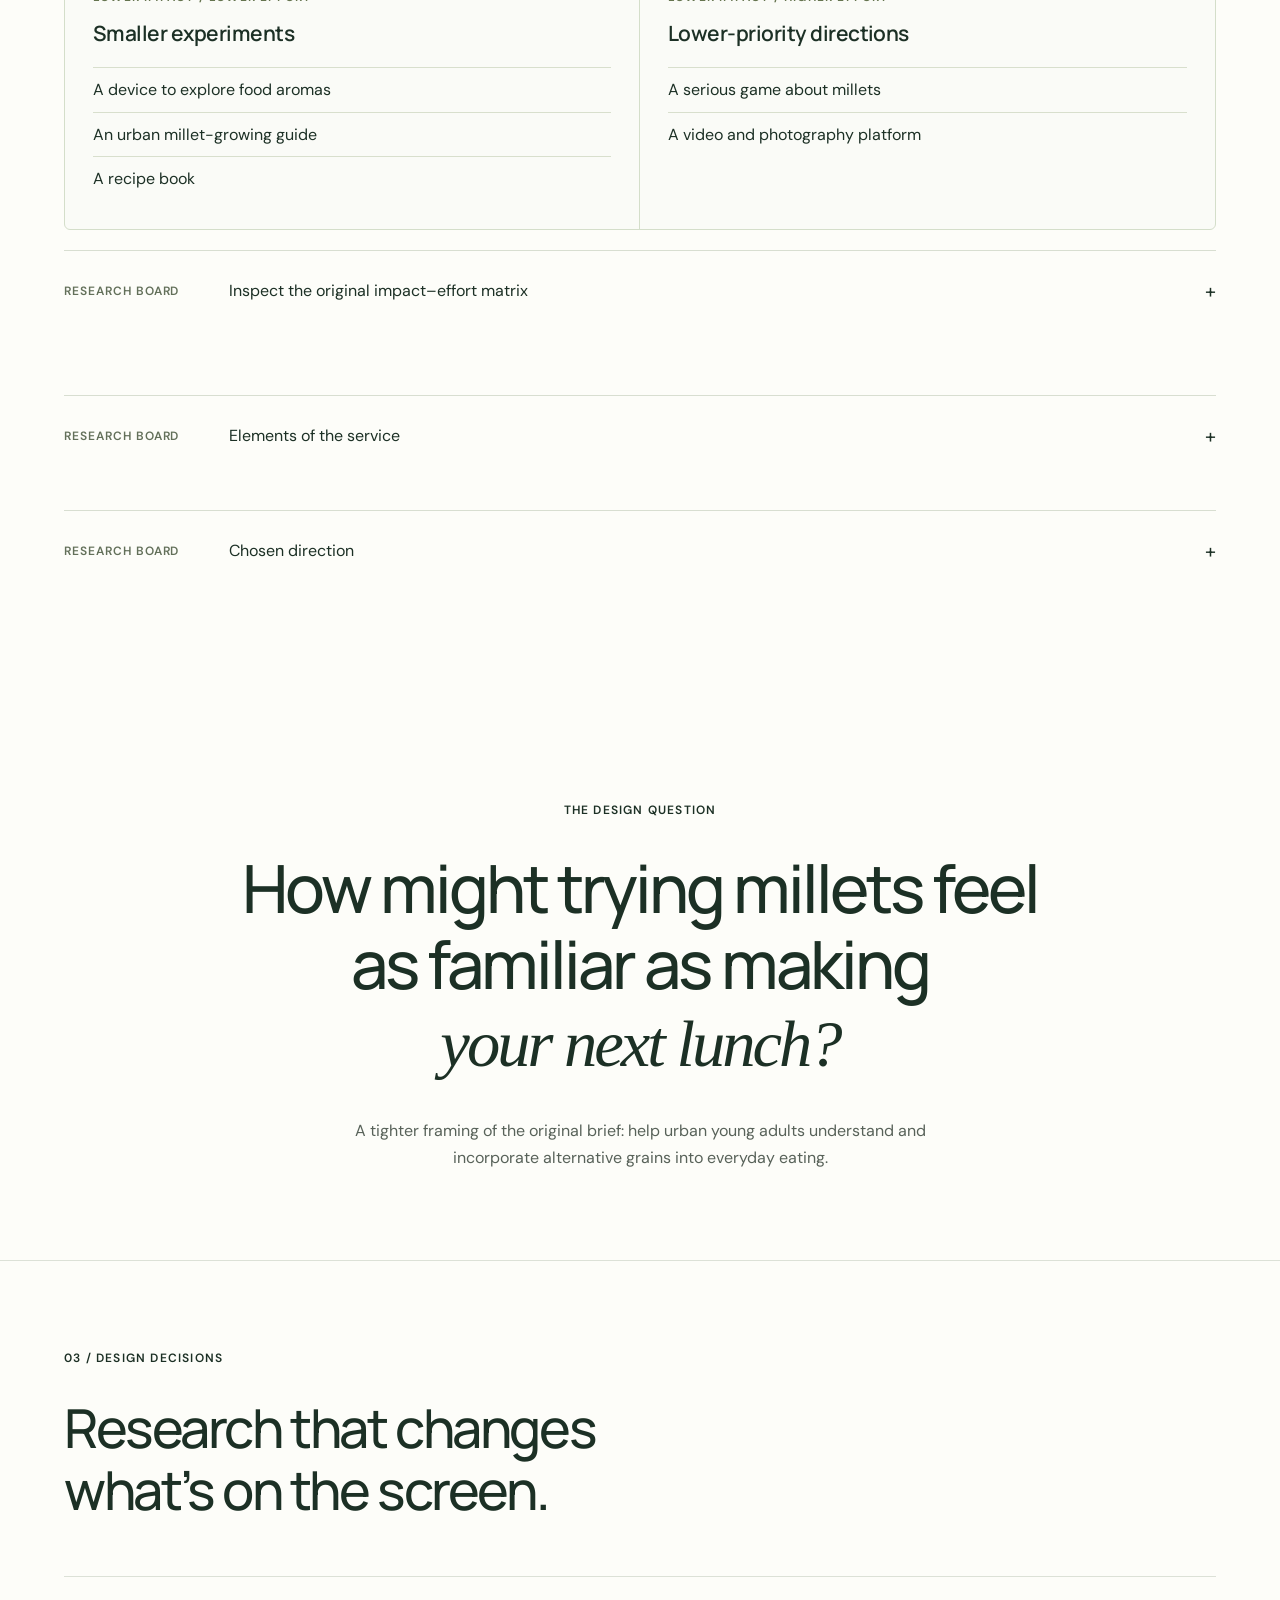
<file: projects/milletwise/index.html>
<!doctype html>
<html lang="en"><head><meta charset="utf-8"><meta name="viewport" content="width=device-width,initial-scale=1"><title>MilletWise — Pawan Mishra, Product Designer</title><meta name="description" content="A solo academic product design exploration by Pawan Mishra. Field research, food habits, and a mobile experience for trying millets one meal at a time."><link rel="icon" type="image/webp" href="../../assets/logo.webp"><link rel="stylesheet" href="style.css"><link rel="stylesheet" href="visual-design.css"><link rel="stylesheet" href="app-guidelines.css"><link rel="preconnect" href="https://fonts.googleapis.com"><link rel="preconnect" href="https://fonts.gstatic.com" crossorigin><link id="site-fonts" rel="stylesheet" href="https://fonts.googleapis.com/css2?family=DM+Sans:wght@400;500;600;700&amp;family=Manrope:wght@400;500;600;700;800&amp;family=Fraunces:wght@600&amp;family=Mukta:wght@400;500;600;700&amp;family=Work+Sans:wght@700&amp;display=swap" media="print" onload="this.media='all'"><noscript><link rel="stylesheet" href="https://fonts.googleapis.com/css2?family=DM+Sans:wght@400;500;600;700&amp;family=Manrope:wght@400;500;600;700;800&amp;family=Fraunces:wght@600&amp;family=Mukta:wght@400;500;600;700&amp;family=Work+Sans:wght@700&amp;display=swap"></noscript><noscript id="guide-no-script"><style>.vd-panel[hidden]{display:block!important}</style></noscript><link rel="stylesheet" href="../../portfolio-nav.css">
</head>
<body><a class="skip" href="#overview">Skip to case study</a><div class="progress" aria-hidden="true"></div>
<header class="portfolio-global-header"><a class="portfolio-global-logo" href="../../index.html" aria-label="Pawan Mishra home"><img src="../../assets/logo.webp" alt="" width="32" height="43"></a><nav aria-label="Main navigation"><a href="../../index.html#work">Work</a><a href="../../about.html">About</a><a href="../../play.html">Play</a><a class="portfolio-global-contact" href="../../index.html#contact">Let’s talk <img src="../../assets/cultural-daruma.webp" alt="" width="28" height="28"></a></nav></header>
<main>
<section class="hero hero-refined" id="overview"><div class="hero-copy"><p class="eyebrow">MILLETWISE / PRODUCT & UX DESIGN</p><h1>A familiar meal.<br>A little more<br><em>possibility.</em></h1><p class="intro">A mobile concept that helps urban young adults understand millets, choose a familiar recipe, and try their first meal swap.</p><div class="hero-actions"><a class="primary-action" href="https://www.figma.com/proto/PCx3twoqeuMPRQpU7Kodnu/MilletWise-Design-System?node-id=203-2038&amp;page-id=203%3A1770&amp;starting-point-node-id=203%3A2038&amp;scaling=scale-down&amp;content-scaling=fixed" rel="noopener">Try the prototype </a><a class="text-link" href="#project-brief">The project in a minute </a></div><p class="prototype-note">Interactive Figma prototype · opens in a new tab</p><div class="hero-meta"><span>Designed by<br><strong>Pawan Mishra</strong></span><span>Project<br><strong>Solo academic exploration</strong></span><span>For<br><strong>Urban India, ages 18–35</strong></span></div></div><div class="hero-art"><span class="hero-brand">MilletWise</span><div class="hero-screen"><img src="assets/home.webp" width="390" height="1250" alt="MilletWise home: a suggested millet swap, grain discovery, and recipes" fetchpriority="high" loading="eager" decoding="async"></div><span class="art-caption">An everyday habit starts with one meal.</span><span class="vertical-label">RESEARCH / SERVICE / INTERFACE</span></div></section>
<nav class="chapter-nav" aria-label="Case study chapters"><a href="#project-brief">Overview</a><a href="#research">Research</a><a href="#research-atlas">Methods</a><a href="#decisions">Design decisions</a><a href="#in-store-experience">In store</a><a href="#app-service">The app</a><a href="#app-visual-design">Visual design</a><a href="#reflection">Reflection</a></nav>
<section class="summary wrap project-brief" id="project-brief"><p class="eyebrow">THE PROJECT IN A MINUTE</p><div class="summary-grid"><h2>Curious about millets.<br>Unsure where<br><em>to begin.</em></h2><div><p class="large">MilletWise connects the question “What is this grain?” to “What can I cook tonight?”</p><p>Research with young adults pointed to uncertainty about preparation, taste, and access. I explored a service that supports the journey from a store encounter to a meal at home.</p></div></div><div class="brief-trio"><article><span>01 / THE PROBLEM</span><h3>Awareness leaves a gap</h3><p>Knowing millets exist does not tell someone how they taste, where to find them, or how to cook them.</p></article><article><span>02 / THE RESPONSE</span><h3>Make the next meal easier</h3><p>Grain guidance, familiar recipes, step-by-step cooking, and local discovery in one connected experience.</p></article><article><span>03 / MY CONTRIBUTION</span><h3>Research through interface</h3><p>Fieldwork, synthesis, service mapping, information architecture, visual design, and a Figma prototype.</p></article></div><div class="brief-bottom"><p><strong>6 interviews</strong><span>31 survey responses</span><span>Solo academic concept</span></p><a href="https://www.figma.com/proto/PCx3twoqeuMPRQpU7Kodnu/MilletWise-Design-System?node-id=203-2038&amp;page-id=203%3A1770&amp;starting-point-node-id=203%3A2038&amp;scaling=scale-down&amp;content-scaling=fixed" rel="noopener">Explore the working prototype</a></div><p class="status">Design concept. No live launch or measured adoption results.</p></section>
<section class="origin wrap"><p class="eyebrow">01 / THE STARTING POINT</p><div class="split"><h2>It began in<br>an <em>anaaj mandi.</em></h2><div><p class="large">Visiting grain markets in Lucknow with my father stayed with me.</p><p>That childhood memory became a starting point for investigating how people choose grains today. I looked beyond the packet: at shops, restaurants, cooking habits, and the people who influence what ends up on a plate.</p></div></div></section>
<section class="research" id="research"><div class="wrap"><p class="eyebrow">02 / THE DISCOVERY</p><div class="split"><h2>The first meal<br>is the hard part.</h2><p class="large">Taste, availability, and preparation shaped whether millets felt worth trying.</p></div><div class="research-layout"><div class="field-photo-grid"><figure><button class="image-open" data-image="assets/research.webp" data-title="At the counter · original fieldwork photograph" data-crop="--crop-ratio:153/162;--crop-width:698.692810%;--crop-left:-173.202614%;--crop-top:-350.617284%;--crop-pixels:153px" aria-label="Enlarge fieldwork photograph: at the counter"><span class="artifact-window" style="--crop-ratio:153/162;--crop-width:698.692810%;--crop-left:-173.202614%;--crop-top:-350.617284%;--crop-pixels:153px"><img src="assets/research.webp" width="1069" height="1800" alt="At the counter, documented during the contextual inquiry" loading="lazy" decoding="async"></span></button><figcaption>At the counter</figcaption></figure><figure><button class="image-open" data-image="assets/research.webp" data-title="In the market · original fieldwork photograph" data-crop="--crop-ratio:153/232;--crop-width:698.692810%;--crop-left:-86.274510%;--crop-top:-320.689655%;--crop-pixels:153px" aria-label="Enlarge fieldwork photograph: in the market"><span class="artifact-window" style="--crop-ratio:153/232;--crop-width:698.692810%;--crop-left:-86.274510%;--crop-top:-320.689655%;--crop-pixels:153px"><img src="assets/research.webp" width="1069" height="1800" alt="In the market, documented during the contextual inquiry" loading="lazy" decoding="async"></span></button><figcaption>In the market</figcaption></figure><figure><button class="image-open" data-image="assets/research.webp" data-title="With retailers · original fieldwork photograph" data-crop="--crop-ratio:171/199;--crop-width:625.146199%;--crop-left:-383.040936%;--crop-top:-384.924623%;--crop-pixels:171px" aria-label="Enlarge fieldwork photograph: with retailers"><span class="artifact-window" style="--crop-ratio:171/199;--crop-width:625.146199%;--crop-left:-383.040936%;--crop-top:-384.924623%;--crop-pixels:171px"><img src="assets/research.webp" width="1069" height="1800" alt="With retailers, documented during the contextual inquiry" loading="lazy" decoding="async"></span></button><figcaption>With retailers</figcaption></figure><figure><button class="image-open" data-image="assets/research.webp" data-title="With food businesses · original fieldwork photograph" data-crop="--crop-ratio:165/157;--crop-width:647.878788%;--crop-left:-481.818182%;--crop-top:-364.968153%;--crop-pixels:165px" aria-label="Enlarge fieldwork photograph: with food businesses"><span class="artifact-window" style="--crop-ratio:165/157;--crop-width:647.878788%;--crop-left:-481.818182%;--crop-top:-364.968153%;--crop-pixels:165px"><img src="assets/research.webp" width="1069" height="1800" alt="With food businesses, documented during the contextual inquiry" loading="lazy" decoding="async"></span></button><figcaption>With food businesses</figcaption></figure></div><div class="findings"><article><span>01</span><div><h3>Taste leads the decision</h3><p>The primary-research synthesis ranked taste ahead of availability, health, and cost. A health message alone would leave an important question unanswered.</p></div></article><article><span>02</span><div><h3>Preparation needs guidance</h3><p>Participants needed help knowing how to use alternative grains. The experience needed to make a meal feel doable.</p></div></article><article><span>03</span><div><h3>Trust needs context</h3><p>The research identified uncertainty about grain knowledge and benefits. Information needed to connect to a real purchase or cooking decision.</p></div></article></div></div><details><summary>Research scope & limitations <span>+</span></summary><p>The original project documents six in-person interviews, 31 survey responses, and three user segments, alongside contextual inquiry and secondary research. These findings are directional, from a small exploratory sample. They do not establish population-wide preferences or prove that the proposed experience changes behavior.</p></details></div></section>
<section class="research-atlas wrap" id="research-atlas"><p class="eyebrow">THE RESEARCH, IN DEPTH</p><div class="split"><h2>Different methods.<br>A clearer question.</h2><div><p class="large">I moved between the wider food system and individual food decisions.</p><p>Desk research established the context. Field observations and semi-structured interviews brought in lived experience. The survey explored knowledge, attitudes, and behavior among urban young adults.</p></div></div><div class="method-index"><a href="#desk">01 / Desk research</a><a href="#field">02 / Contextual inquiry</a><a href="#survey">03 / Survey</a><a href="#synthesis">04 / Synthesis</a><a href="#ideation">05 / Ideation</a><a href="#systems">06 / Service & flows</a></div><div class="native-diagram"><div class="diagram-heading"><h3>How the inquiry developed</h3><span>RESEARCH NOTES</span></div><ol class="process-line"><li><span>01</span><h4>Frame</h4><p>Explore dietary diversity and alternative grains.</p></li><li><span>02</span><h4>Observe</h4><p>Visit markets and food businesses.</p></li><li><span>03</span><h4>Listen</h4><p>Use interviews and an exploratory survey.</p></li><li><span>04</span><h4>Synthesize</h4><p>Connect knowledge, taste, access, and trust.</p></li><li><span>05</span><h4>Design</h4><p>Explore ideas, prioritize, and map the service.</p></li></ol></div><details class="source-evidence"><summary><span class="source-label">RESEARCH BOARD</span><span>My research and design process</span><span class="source-plus">+</span></summary><figure class="evidence wide"><button class="image-open" data-image="assets/process.webp" data-title="My research and design process"><img src="assets/process.webp" alt="My research and design process, original project artifact" loading="lazy" width="1440" height="1024" decoding="async"><span>Explore full diagram</span></button><figcaption><strong>My research and design process</strong>The original process map follows domain exploration, secondary research, pilot inquiry, tool development, primary research, analysis, and ideation.</figcaption></figure></details><div class="method-section" id="desk"><div class="method-heading"><span>01</span><div><p class="eyebrow">SECONDARY RESEARCH & SYSTEM MAPPING</p><h3>Understanding the grain ecosystem</h3><p>I reviewed dietary-diversity literature, millet-consumption research, and policy material. Mapping the system helped place the consumer within production, distribution, retail, and food culture.</p><p class="method-output"><strong>Contribution to the brief:</strong> a wider view of access and trust, beyond awareness alone.</p></div></div><div class="evidence-sequence"><article class="research-map" id="millet-ecosystem"><div class="map-heading"><p class="eyebrow">01 / MILLET ECOSYSTEM</p><h3>What shapes the choice<br>before a grain reaches the plate?</h3><p>Supply, everyday demand, and public support formed three connected parts of my desk-research map.</p></div><div class="ecosystem-pair"><section><span class="map-category">SUPPLY / GROWING & REACHING PEOPLE</span><h4>Barriers before the shelf</h4><ul><li>Limited yield-related technological breakthroughs</li><li>Gaps in seed-bank availability</li><li>A weak production and processing value chain</li><li>A shift in cropping toward rice and wheat</li></ul></section><section><span class="map-category">DEMAND / CHOOSING & USING</span><h4>Barriers at the table</h4><ul><li>Urbanization and changing food routines</li><li>Income-related shifts in taste and preferences</li><li>Rice and wheat embedded in food-support programs</li><li>Declining millet-consumption patterns</li></ul></section></div><div class="policy-context"><div><p class="eyebrow">THE POLICY CONTEXT</p><h4>Support around<br>the food system</h4><p>Milestones captured in the original research, based on NITI Aayog’s 2023 report.</p></div><ol class="policy-timeline"><li><span>2012</span><p>Initiative for Nutritional Security through Intensive Millet Promotion.</p></li><li><span>2013</span><p>Coarse grains included in the National Food Security Act.</p></li><li><span>2017</span><p>National Nutrition Strategy recommendations connected millet cultivation and dietary diversity.</p></li><li><span>2018</span><p>Millets recognized as nutri-cereals, with national promotion and support under the food-security mission.</p></li><li><span>2021</span><p>The UN declared 2023 the International Year of Millets; procurement and distribution guidance also evolved.</p></li></ol></div><p class="map-footnote">Adapted from my original ecosystem board. This records the project’s historical research context, rather than a current policy review.</p></article><details class="source-evidence"><summary><span class="source-label">RESEARCH BOARD</span><span>Millet ecosystem</span><span class="source-plus">+</span></summary><figure class="evidence "><button class="image-open" data-image="assets/ecosystem.webp" data-title="Millet ecosystem"><img src="assets/ecosystem.webp" alt="Millet ecosystem, original project artifact" loading="lazy" width="1440" height="1028" decoding="async"><span>Explore full diagram</span></button><figcaption><strong>Millet ecosystem</strong>Demand, supply, and policy challenges mapped from the original desk research. Historical context, not a current market forecast.</figcaption></figure></details><article class="research-map system-web" id="grain-system-map"><div class="map-heading"><p class="eyebrow">02 / ALTERNATIVE-GRAIN SYSTEM MAP</p><h3>Four connected parts.<br>One everyday food decision.</h3><p>The original map followed alternative grains across production, processing, distribution, and consumption. These groups retain its breadth while making the relationships easier to read.</p></div><div class="system-core"><img src="assets/bowl-kodo.webp" width="230" height="204" alt="A bowl of kodo millet" loading="lazy" decoding="async"><div><span>THE SHARED FOCUS</span><h4>Alternative grains</h4><p>From the conditions of growing to the confidence to cook.</p></div></div><div class="system-quadrants"><section><span class="map-category">01 / PRODUCTION</span><h4>Can it be grown?</h4><dl><dt>Seeds & knowledge</dt><dd>Local seed availability, procurement, farming, and cultivation knowledge.</dd><dt>Conditions & support</dt><dd>Water needs, drought resilience, climate risk, subsidies, and minimum support prices.</dd></dl></section><section><span class="map-category">02 / PROCESSING</span><h4>Can it become food?</h4><dl><dt>Infrastructure</dt><dd>Processing enterprises and access to machinery.</dd><dt>Food formats</dt><dd>Ready-made foods, bakery products, snacks, and grain packaging.</dd></dl></section><section><span class="map-category">03 / DISTRIBUTION</span><h4>Can people find it?</h4><dl><dt>Routes to people</dt><dd>Local markets and anaaj mandis, millet banks, public distribution, and exports.</dd><dt>Public food programs</dt><dd>School meals, ICDS, and other government-led consumption programs.</dd></dl></section><section><span class="map-category">04 / CONSUMPTION</span><h4>Will it fit a meal?</h4><dl><dt>Everyday decisions</dt><dd>Perceptions, household recipe knowledge, eating behavior, and millet restaurants.</dd><dt>Dietary context</dt><dd>Dietary monotony, food security, nutrition support, and adequacy.</dd></dl></section></div><div class="map-implication"><span>WHERE I FOCUSED</span><p>Connect grain knowledge, local access, and preparation—so an unfamiliar ingredient has a practical route into a familiar meal.</p></div><p class="map-footnote">Regrouped from the original system map; the complete source remains available below.</p></article><details class="source-evidence"><summary><span class="source-label">RESEARCH BOARD</span><span>Alternative-grain value chain</span><span class="source-plus">+</span></summary><figure class="evidence "><button class="image-open" data-image="assets/valuechain.webp" data-title="Alternative-grain value chain"><img src="assets/valuechain.webp" alt="Alternative-grain value chain, original project artifact" loading="lazy" width="2400" height="1329" decoding="async"><span>Explore full diagram</span></button><figcaption><strong>Alternative-grain value chain</strong>An exploration of production, processing, distribution, and possible intervention areas.</figcaption></figure></details></div><div class="native-diagram"><div class="diagram-heading"><h3>People around the food decision</h3><span>RESEARCH NOTES</span></div><div class="stakeholder-lanes"><div><span>THE EVERYDAY DECISION</span><h4>Consumers & households</h4><p>Food preferences, familiarity, recipes, and routines</p></div><div><span>THE ENCOUNTER</span><h4>Markets, shops & restaurants</h4><p>Availability, product information, and meals to try</p></div><div><span>THE WIDER SYSTEM</span><h4>Growers, processors & public programs</h4><p>Production, supply, and the context of access</p></div></div></div><details class="source-evidence"><summary><span class="source-label">RESEARCH BOARD</span><span>Stakeholder relationships</span><span class="source-plus">+</span></summary><figure class="evidence wide"><button class="image-open" data-image="assets/stakeholders.webp" data-title="Stakeholder relationships"><img src="assets/stakeholders.webp" alt="Stakeholder relationships, original project artifact" loading="lazy" width="1440" height="1094" decoding="async"><span>Explore full diagram</span></button><figcaption><strong>Stakeholder relationships</strong>The original system diagram connects people and influences around grain consumption.</figcaption></figure></details><details><summary>Sources that informed the original research <span>+</span></summary><p>The project bibliography includes FAO dietary-diversity guidance, NITI Aayog’s <em>Promoting Millets in Diets</em> (2023), and Kane-Potaka and colleagues’ <em>Assessing Millets and Sorghum Consumption Behavior in Urban India</em> (2021). These are secondary sources, separate from my six interviews and 31 survey responses. Dietary-diversity scoring appears in the desk research; the project does not document a completed HDDS assessment.</p></details></div><div class="method-section" id="field"><div class="method-heading"><span>02</span><div><p class="eyebrow">CONTEXTUAL INQUIRY & SEMI-STRUCTURED INTERVIEWS</p><h3>Looking at food where decisions happen</h3><p>Visits to markets, retailers, and restaurants helped me examine how people encounter millets. Observation and semi-structured conversations explored knowledge, preferences, and barriers among consumers and people in the food system.</p><p class="method-output"><strong>Contribution to the brief:</strong> preparation guidance and habit formation emerged as important parts of the experience.</p></div></div><div class="research-numbers"><div><strong>6</strong><span>In-person interviews</span></div><div><strong>31</strong><span>Survey responses</span></div><div><strong>3</strong><span>Documented user segments</span></div></div><div class="field-notes"><div class="field-note-heading"><p class="eyebrow">FROM THE FIELD NOTES</p><h3>Familiarity was only<br>part of the picture.</h3></div><div class="field-note-list"><article><span>CONSUMER / PREPARATION</span><p>One consumer had begun eating millets but knew few dishes and had no family tradition of cooking them.</p></article><article><span>CONSUMER / TASTE</span><p>Another was experimenting with millet habits, while still preferring the taste of rice.</p></article><article><span>RETAIL / MOTIVATION</span><p>Food businesses described taste as an attraction for younger visitors, alongside health motivations among older customers.</p></article></div><p class="artifact-note">Paraphrased from the contextual-inquiry notes; individual observations from a small exploratory sample.</p></div><details class="source-evidence"><summary><span class="source-label">RESEARCH BOARD</span><span>Contextual inquiry · complete field notes</span><span class="source-plus">+</span></summary><figure class="evidence"><button class="image-open" data-image="assets/research.webp" data-title="Contextual inquiry · complete field notes"><img src="assets/research.webp" width="1069" height="1800" alt="Original contextual inquiry including photographs, interview notes, and stakeholder mapping" loading="lazy" decoding="async"><span>Inspect full research board</span></button><figcaption>The original field record, including the observations behind these summaries.</figcaption></figure></details><div class="evidence-sequence"><details class="source-evidence"><summary><span class="source-label">RESEARCH BOARD</span><span>Research plan</span><span class="source-plus">+</span></summary><figure class="evidence "><button class="image-open" data-image="assets/research-plan.webp" data-title="Research plan"><img src="assets/research-plan.webp" alt="Research plan, original project artifact" loading="lazy" width="1440" height="1028" decoding="async"><span>Explore full diagram</span></button><figcaption><strong>Research plan</strong>The questions centered on knowledge, attitudes, behavior, and the barriers to trying alternative grains.</figcaption></figure></details><details class="source-evidence"><summary><span class="source-label">RESEARCH BOARD</span><span>Primary-research sample</span><span class="source-plus">+</span></summary><figure class="evidence "><button class="image-open" data-image="assets/research-sample.webp" data-title="Primary-research sample"><img src="assets/research-sample.webp" alt="Primary-research sample, original project artifact" loading="lazy" width="1440" height="1040" decoding="async"><span>Explore full diagram</span></button><figcaption><strong>Primary-research sample</strong>The original categorization of interviews, survey responses, and user segments.</figcaption></figure></details></div></div><div class="method-section" id="survey"><div class="method-heading"><span>03</span><div><p class="eyebrow">EXPLORATORY SURVEY & DIGITAL LANDSCAPE REVIEW</p><h3>Where confidence breaks down</h3><p>The survey explored how familiar young adults felt with millets and what shaped their food choices. Alongside it, a review of digital offerings looked at the support already available.</p><p class="method-output"><strong>Contribution to the brief:</strong> connect information to preparation and access, rather than stopping at product discovery.</p></div></div><div class="survey-takeaways"><article><strong>23 of 31</strong><p>rated their grain knowledge between 1 and 3 on a five-point confidence scale.</p></article><article><strong>14 of 31</strong><p>selected adaptation as a barrier to incorporating millet or healthy foods.</p></article><article><strong>13 of 31</strong><p>selected guidance as a barrier. Finding millets and taste each also received 13 selections.</p></article></div><p class="artifact-note">Counts transcribed from the original survey charts. The barriers question allowed multiple selections. Other questions on the board have different response totals.</p><blockquote>“It should be made healthier without any drastic change in taste.”<cite>Anonymous survey response, original project board</cite></blockquote><div class="native-diagram"><div class="diagram-heading"><h3>What made incorporation difficult?</h3><span>RESEARCH NOTES</span></div><div class="survey-bars"><div><span>Adaptation / ease of acceptance</span><div class="bar-track"><div style="width:45.161%"></div></div><strong>14<small> / 31</small></strong></div><div><span>Guidance on how to incorporate</span><div class="bar-track"><div style="width:41.935%"></div></div><strong>13<small> / 31</small></strong></div><div><span>Knowing where to find millets</span><div class="bar-track"><div style="width:41.935%"></div></div><strong>13<small> / 31</small></strong></div><div><span>Taste issues</span><div class="bar-track"><div style="width:41.935%"></div></div><strong>13<small> / 31</small></strong></div></div><p class="diagram-note">Exploratory survey, 31 responses. Multiple selections allowed. Counts transcribed from the original board.</p></div><details class="source-evidence"><summary><span class="source-label">RESEARCH BOARD</span><span>Original survey findings</span><span class="source-plus">+</span></summary><figure class="evidence wide"><button class="image-open" data-image="assets/survey.webp" data-title="Original survey findings"><img src="assets/survey.webp" alt="Original survey findings, original project artifact" loading="lazy" width="1440" height="1040" decoding="async"><span>Explore full diagram</span></button><figcaption><strong>Original survey findings</strong>Read the charts in their original context. Findings describe this exploratory sample, not all young adults in India.</figcaption></figure></details><div class="evidence-sequence"><details class="source-evidence"><summary><span class="source-label">RESEARCH BOARD</span><span>Primary-research synthesis</span><span class="source-plus">+</span></summary><figure class="evidence "><button class="image-open" data-image="assets/insights.webp" data-title="Primary-research synthesis"><img src="assets/insights.webp" alt="Primary-research synthesis, original project artifact" loading="lazy" width="1440" height="1040" decoding="async"><span>Explore full diagram</span></button><figcaption><strong>Primary-research synthesis</strong>Knowledge gaps, preparation support, taste, and availability informed the design direction.</figcaption></figure></details><details class="source-evidence"><summary><span class="source-label">RESEARCH BOARD</span><span>Digital landscape review</span><span class="source-plus">+</span></summary><figure class="evidence "><button class="image-open" data-image="assets/digital-review.webp" data-title="Digital landscape review"><img src="assets/digital-review.webp" alt="Digital landscape review, original project artifact" loading="lazy" width="1440" height="1040" decoding="async"><span>Explore full diagram</span></button><figcaption><strong>Digital landscape review</strong>The original review identified an emphasis on commerce and marketing, and an opportunity for guidance. This is a project-period assessment.</figcaption></figure></details></div></div><div class="method-section" id="synthesis"><div class="method-heading"><span>04</span><div><p class="eyebrow">INSIGHT CLUSTERING, PERSONA & HOW-MIGHT-WE FRAMING</p><h3>Turning observations into a design brief</h3><p>I grouped the findings around perceptions, patterns, and trust. The persona and opportunity questions translated that broad picture into needs the service could address.</p><p class="method-output"><strong>Contribution to the brief:</strong> make unfamiliar grains easier to understand, find, and prepare in an everyday meal.</p></div></div><div class="evidence-sequence"><div class="native-diagram"><div class="diagram-heading"><h3>Three lenses for the design brief</h3><span>RESEARCH NOTES</span></div><div class="synthesis-lenses"><article><span>01</span><h4>Perceptions</h4><p>Knowledge and awareness<br>Taste and expectations</p></article><article><span>02</span><h4>Patterns</h4><p>Location and culture<br>Adaptability and access</p></article><article><span>03</span><h4>Trust</h4><p>The producer–consumer gap<br>Community and guidance</p></article></div><p class="diagram-note">An editorial grouping of the themes recorded in the original synthesis board.</p></div><details class="source-evidence"><summary><span class="source-label">RESEARCH BOARD</span><span>Distilling the insights</span><span class="source-plus">+</span></summary><figure class="evidence "><button class="image-open" data-image="assets/synthesis.webp" data-title="Distilling the insights"><img src="assets/synthesis.webp" alt="Distilling the insights, original project artifact" loading="lazy" width="1440" height="1028" decoding="async"><span>Explore full diagram</span></button><figcaption><strong>Distilling the insights</strong>The original synthesis links taste, culture, accessibility, knowledge, and community.</figcaption></figure></details><article class="persona-editorial"><div class="persona-identity"><p class="eyebrow">RESEARCH SYNTHESIS / WORKING PERSONA</p><div class="persona-portrait artifact-window" style="--crop-ratio:240/247;--crop-width:600%;--crop-left:-109.583333%;--crop-top:-85.020243%;--crop-pixels:240px"><img src="assets/persona.webp" width="1440" height="1040" alt="Portrait used in the original Ayushman design persona" loading="lazy" decoding="async"></div><h3>Ayushman</h3><p class="persona-meta">23 · Employed · Hyderabad<br>Living away from family</p><p class="persona-caption">A design persona synthesized from the research.</p></div><div class="persona-content"><h4>Interested in eating well.<br>Unsure how to start.</h4><p class="persona-lead">He prefers home-cooked food and wants to stay energized. Millets are familiar by name, but their taste and preparation still feel uncertain.</p><div class="persona-needs"><div><p class="eyebrow">WHAT HE NEEDS</p><p>Accessible, appealing food options and practical guidance on adding millets to his meals.</p></div><div><p class="eyebrow">WHAT GETS IN THE WAY</p><p>Limited grain knowledge and the ease of falling back on familiar food choices.</p></div></div><div class="persona-implication"><span>DESIGN IMPLICATION</span><p>Show an appetizing, familiar dish—and make the first attempt easy to follow.</p></div></div></article></div><div class="native-diagram"><div class="diagram-heading"><h3>The questions that shaped the concept</h3><span>RESEARCH NOTES</span></div><div class="opportunity-list"><p><span>01</span>How might millets fit into a familiar everyday meal?</p><p><span>02</span>How might information build confidence at the moment of choice?</p><p><span>03</span>How might preparation and community support make the first attempt easier?</p></div><p class="diagram-note">Condensed from the original how-might-we exploration.</p></div><details class="source-evidence"><summary><span class="source-label">RESEARCH BOARD</span><span>How-might-we questions</span><span class="source-plus">+</span></summary><figure class="evidence wide"><button class="image-open" data-image="assets/hmw.webp" data-title="How-might-we questions"><img src="assets/hmw.webp" alt="How-might-we questions, original project artifact" loading="lazy" width="1421" height="684" decoding="async"><span>Explore full diagram</span></button><figcaption><strong>How-might-we questions</strong>Opportunity areas span daily nutrition, accessibility, behavior, community, trust, and taste.</figcaption></figure></details></div><div class="method-section" id="ideation"><div class="method-heading"><span>05</span><div><p class="eyebrow">CRAZY 8s & IMPACT–EFFORT PRIORITIZATION</p><h3>Exploring more than an app</h3><p>Early ideas included games, recipe books, packaging, food spaces, and community services. Crazy 8s supported divergent exploration. An impact–effort matrix helped compare possibilities and select a direction.</p><p class="method-output"><strong>Contribution to the brief:</strong> a mobile portal with an in-store entry point, connecting awareness to preparation and shared knowledge. Impact and effort were design judgments, not measured outcomes.</p></div></div><div class="evidence-sequence"><article class="artifact-story"><div class="artifact-intro"><p class="eyebrow">IDEATION / CRAZY 8s</p><h3>Open up the possibilities</h3><p>I used Crazy 8s to explore ways to make millets easier to discover and use—from games and recipe books to packaging, food spaces, and a connected digital service.</p></div><ol class="idea-library"><li><span>01</span><p>A game for learning about millets</p></li><li><span>02</span><p>Branding for millet startups</p></li><li><span>03</span><p>A mobile knowledge-to-table platform</p></li><li><span>04</span><p>A video and photography platform</p></li><li><span>05</span><p>A recipe book</p></li><li><span>06</span><p>An agro-tourism service</p></li><li><span>07</span><p>A millet community</p></li><li><span>08</span><p>A healthy-food court</p></li><li><span>09</span><p>Packaging design</p></li><li><span>10</span><p>A sensory device for millet dishes</p></li><li><span>11</span><p>A smartwatch extension</p></li><li><span>12</span><p>An interactive installation</p></li><li><span>13</span><p>Products for processing millets</p></li><li><span>14</span><p>A farmer-to-consumer platform</p></li></ol><details class="source-evidence"><summary><span class="source-label">RESEARCH BOARD</span><span>Inspect the original idea board</span><span class="source-plus">+</span></summary><figure><button class="image-open artifact-image" data-image="assets/crazy8.webp" data-title="Open up the possibilities" data-crop="--crop-ratio:1165/595;--crop-width:123.605150%;--crop-left:-16.309013%;--crop-top:-54.621849%;--crop-pixels:1165px" aria-label="Enlarge open up the possibilities"><span class="artifact-window" style="--crop-ratio:1165/595;--crop-width:123.605150%;--crop-left:-16.309013%;--crop-top:-54.621849%;--crop-pixels:1165px"><img src="assets/crazy8.webp" alt="Open up the possibilities: original project exploration, with the slide heading removed" width="1440" height="1040" loading="lazy" decoding="async"></span><span class="artifact-enlarge">Inspect the detail <span aria-hidden="true">＋</span></span></button><figcaption>Original idea board. Exploring physical, digital, and service directions before selecting a concept.</figcaption></figure></details></article><article class="artifact-story"><div class="artifact-intro"><p class="eyebrow">PRIORITIZATION / IMPACT & EFFORT</p><h3>Choose where to begin</h3><p>I compared the ideas by their potential value and the effort needed to deliver them. The matrix helped focus the concept on knowledge, access, and connections between people.</p></div><div class="priority-quadrants"><section class="priority-focus"><span class="map-category">HIGHER IMPACT / LOWER EFFORT</span><h4>The strongest starting points</h4><ul><li>Location-based solutions</li><li>A grower-to-consumer platform</li><li>A mobile knowledge center</li><li>Chef-to-user connections</li><li>Delivery-app connections</li><li>A health-focused community</li></ul></section><section class=""><span class="map-category">HIGHER IMPACT / HIGHER EFFORT</span><h4>Ideas needing more investment</h4><ul><li>Branding for millet startups</li><li>A healthy millet-food court</li><li>A smartwatch extension</li></ul></section><section class=""><span class="map-category">LOWER IMPACT / LOWER EFFORT</span><h4>Smaller experiments</h4><ul><li>A device to explore food aromas</li><li>An urban millet-growing guide</li><li>A recipe book</li></ul></section><section class=""><span class="map-category">LOWER IMPACT / HIGHER EFFORT</span><h4>Lower-priority directions</h4><ul><li>A serious game about millets</li><li>A video and photography platform</li></ul></section></div><details class="source-evidence"><summary><span class="source-label">RESEARCH BOARD</span><span>Inspect the original impact–effort matrix</span><span class="source-plus">+</span></summary><figure><button class="image-open artifact-image" data-image="assets/priority.webp" data-title="Choose where to begin" data-crop="--crop-ratio:1025/1105;--crop-width:140.487805%;--crop-left:-17.560976%;--crop-top:-21.719457%;--crop-pixels:1025px" aria-label="Enlarge choose where to begin"><span class="artifact-window" style="--crop-ratio:1025/1105;--crop-width:140.487805%;--crop-left:-17.560976%;--crop-top:-21.719457%;--crop-pixels:1025px"><img src="assets/priority.webp" alt="Choose where to begin: original project exploration, with the slide heading removed" width="1440" height="1477" loading="lazy" decoding="async"></span><span class="artifact-enlarge">Inspect the detail <span aria-hidden="true">＋</span></span></button><figcaption>Original impact–effort matrix. Positions represent design judgments at this stage, rather than measured impact.</figcaption></figure></details></article></div><div class="evidence-sequence"><details class="source-evidence"><summary><span class="source-label">RESEARCH BOARD</span><span>Elements of the service</span><span class="source-plus">+</span></summary><figure class="evidence "><button class="image-open" data-image="assets/elements.webp" data-title="Elements of the service"><img src="assets/elements.webp" alt="Elements of the service, original project artifact" loading="lazy" width="1440" height="1429" decoding="async"><span>Explore full diagram</span></button><figcaption><strong>Elements of the service</strong>The early feature exploration considers location, recipes, purchasing, restaurants, and community.</figcaption></figure></details><details class="source-evidence"><summary><span class="source-label">RESEARCH BOARD</span><span>Chosen direction</span><span class="source-plus">+</span></summary><figure class="evidence "><button class="image-open" data-image="assets/direction.webp" data-title="Chosen direction"><img src="assets/direction.webp" alt="Chosen direction, original project artifact" loading="lazy" width="1440" height="1005" decoding="async"><span>Explore full diagram</span></button><figcaption><strong>Chosen direction</strong>The original concept connects an AR entry point to a broader mobile millet portal.</figcaption></figure></details></div></div></section>
<section class="question wrap"><p class="eyebrow">THE DESIGN QUESTION</p><h2>How might trying millets feel<br>as familiar as making<br><em>your next lunch?</em></h2><p>A tighter framing of the original brief: help urban young adults understand and incorporate alternative grains into everyday eating.</p></section>
<section class="decisions wrap" id="decisions"><p class="eyebrow">03 / DESIGN DECISIONS</p><h2>Research that changes<br>what’s on the screen.</h2><div class="decision-row"><span class="big-num">01</span><h3>A meal is the<br>entry point</h3><div><p class="small-label">EVIDENCE</p><p>Taste and preparation surfaced as barriers.</p><p class="small-label">DESIGN RESPONSE</p><p>The current concept leads with a rice-to-millet swap, then connects it to familiar dishes. The next action is choosing a meal.</p></div></div><div class="decision-row"><span class="big-num">02</span><h3>One grain connects<br>the experience</h3><div><p class="small-label">EVIDENCE</p><p>Knowledge and availability both affect adoption.</p><p class="small-label">DESIGN RESPONSE</p><p>A grain detail page connects names, preparation, recipes, and places to buy. It gives separate features a shared point of reference.</p></div></div><div class="decision-row"><span class="big-num">03</span><h3>Help continues<br>in the kitchen</h3><div><p class="small-label">EVIDENCE</p><p>People asked for preparation and usage guidance.</p><p class="small-label">DESIGN RESPONSE</p><p>Cooking mode shows one step at a time, with ingredients and a timer. It supports the moment when unfamiliarity can interrupt the meal.</p></div></div></section>
<section class="systems-section" id="systems"><div class="wrap"><p class="eyebrow">04 / THE SERVICE BLUEPRINT</p><div class="split"><h2>The whole journey,<br>drawn out.</h2><div><p class="large">A shelf encounter, an app visit, and a meal belong to the same service.</p><p>The original blueprint separates user actions, visible touchpoints, backstage activities, and support. The later flow maps describe how the app’s screens connect, including routes beyond the ideal path.</p></div></div><details class="source-evidence"><summary><span class="source-label">RESEARCH BOARD</span><span>Service blueprint</span><span class="source-plus">+</span></summary><figure class="evidence tall-board"><button class="image-open" data-image="assets/blueprint.webp" data-title="Service blueprint"><img src="assets/blueprint.webp" alt="Service blueprint, original project artifact" loading="lazy" width="1440" height="2093" decoding="async"><span>Explore full diagram</span></button><figcaption><strong>Service blueprint</strong>Original frontstage, backstage, support, and evidence layers across the millet journey.</figcaption></figure></details></div></section><section class="service-part store-service" id="in-store-experience"><div class="wrap"><div class="service-part-heading"><span class="service-part-number">01</span><div><p class="eyebrow">PART ONE OF THE SERVICE / IN STORE</p><h2>Start with the grain<br>in your hand.</h2><p class="large">A QR label turns a moment at the shelf into a chance to understand the grain.</p></div></div><div class="store-intro"><div><h3>Make the first encounter useful</h3><p>The original concept uses WebAR to visualize grain information at the point of purchase. Scanning the label opens a browser experience, where the person can explore the grain before deciding whether to continue into the app.</p><p>AR was explored as a way to make an abstract comparison feel tangible. Its value over a simpler information page still needs to be tested.</p></div><figure class="service-photo store-sketch"><button class="image-open" data-image="assets/store-demo-source.webp" data-title="Sketching the pack-to-phone interaction" data-crop="--crop-ratio:302/259;--crop-width:269.536424%;--crop-left:-153.642384%;--crop-top:-36.679537%;--crop-pixels:302px" aria-label="Enlarge sketching the pack-to-phone interaction"><span class="artifact-window" style="--crop-ratio:302/259;--crop-width:269.536424%;--crop-left:-153.642384%;--crop-top:-36.679537%;--crop-pixels:302px"><img src="assets/store-demo-source.webp" width="814" height="1394" loading="lazy" alt="Sketching the pack-to-phone interaction, from the original service demonstration" decoding="async"></span></button><figcaption>Sketching the pack-to-phone interaction</figcaption></figure></div><ol class="service-journey"><li><span>01 / ENCOUNTER</span><h3>Notice the label</h3><p>A MilletWise label invites the shopper to learn about the grain.</p></li><li><span>02 / SCAN</span><h3>Open with a QR code</h3><p>The scan starts a web-based experience on their phone.</p></li><li><span>03 / UNDERSTAND</span><h3>Explore the comparison</h3><p>View information in AR, with a camera-free route in the later screen concept.</p></li><li><span>04 / CONTINUE</span><h3>Take it into the app</h3><p>The proposed handoff offers installation and onboarding for continued cooking support.</p></li></ol><div class="demo-heading"><p class="eyebrow">THE PHYSICAL DEMONSTRATION</p><h3>A label, real grains,<br>and a reason to explore.</h3><p>I brought the service into a physical display: grain jars, QR labels, and visual comparisons connected the digital concept to something people could hold and inspect.</p></div><div class="store-demo-gallery"><figure class="service-photo demo-overview"><button class="image-open" data-image="assets/store-demo-source.webp" data-title="The grain display and comparison materials" data-crop="--crop-ratio:670/350;--crop-width:121.492537%;--crop-left:-13.432836%;--crop-top:-247.142857%;--crop-pixels:670px" aria-label="Enlarge the grain display and comparison materials"><span class="artifact-window" style="--crop-ratio:670/350;--crop-width:121.492537%;--crop-left:-13.432836%;--crop-top:-247.142857%;--crop-pixels:670px"><img src="assets/store-demo-source.webp" width="814" height="1394" loading="lazy" alt="The grain display and comparison materials, from the original service demonstration" decoding="async"></span></button><figcaption>The grain display and comparison materials</figcaption></figure><div class="demo-pair"><figure class="service-photo "><button class="image-open" data-image="assets/store-demo-source.webp" data-title="QR label on the grain jar" data-crop="--crop-ratio:145/322;--crop-width:561.379310%;--crop-left:-193.793103%;--crop-top:-161.801242%;--crop-pixels:145px" aria-label="Enlarge qr label on the grain jar"><span class="artifact-window" style="--crop-ratio:145/322;--crop-width:561.379310%;--crop-left:-193.793103%;--crop-top:-161.801242%;--crop-pixels:145px"><img src="assets/store-demo-source.webp" width="814" height="1394" loading="lazy" alt="QR label on the grain jar, from the original service demonstration" decoding="async"></span></button><figcaption>QR label on the grain jar</figcaption></figure><figure class="service-photo "><button class="image-open" data-image="assets/store-demo-source.webp" data-title="The demonstration setup" data-crop="--crop-ratio:145/322;--crop-width:561.379310%;--crop-left:-424.137931%;--crop-top:-161.801242%;--crop-pixels:145px" aria-label="Enlarge the demonstration setup"><span class="artifact-window" style="--crop-ratio:145/322;--crop-width:561.379310%;--crop-left:-424.137931%;--crop-top:-161.801242%;--crop-pixels:145px"><img src="assets/store-demo-source.webp" width="814" height="1394" loading="lazy" alt="The demonstration setup, from the original service demonstration" decoding="async"></span></button><figcaption>The demonstration setup</figcaption></figure></div></div><div class="qr-story"><figure class="service-photo qr-label"><button class="image-open" data-image="assets/store-demo-source.webp" data-title="Original QR label from the demonstration" data-crop="--crop-ratio:182/267;--crop-width:447.252747%;--crop-left:-42.857143%;--crop-top:-195.131086%;--crop-pixels:182px" aria-label="Enlarge original qr label from the demonstration"><span class="artifact-window" style="--crop-ratio:182/267;--crop-width:447.252747%;--crop-left:-42.857143%;--crop-top:-195.131086%;--crop-pixels:182px"><img src="assets/store-demo-source.webp" width="814" height="1394" loading="lazy" alt="Original QR label from the demonstration, from the original service demonstration" decoding="async"></span></button><figcaption>Original QR label from the demonstration</figcaption></figure><div><p class="eyebrow">THE FIRST DIGITAL TOUCHPOINT</p><h3>Scan first.<br>Explore in the browser.</h3><p>The QR code is the bridge between the physical grain and the web experience. In the later concept, a grain landing page offers both an on-pack view and a simpler route to the numbers.</p><p class="artifact-note">The QR artwork shown here is the original demo label. The screens below document the concept.</p></div></div><div class="service-screen-pair"><figure class="service-phone"><button class="image-open" data-image="assets/screen-scan.webp" data-title="After the QR scan" aria-label="Inspect after the qr scan"><span class="service-phone-window"><img src="assets/screen-scan.webp" width="390" height="961" alt="After the QR scan, MilletWise concept screen" loading="lazy" decoding="async"></span><span class="service-phone-open">Inspect screen <span aria-hidden="true">＋</span></span></button><figcaption><strong>After the QR scan</strong>The grain landing page introduces the pack and offers a choice of how to explore it.</figcaption></figure><figure class="service-phone"><button class="image-open" data-image="assets/screen-ar.webp" data-title="The on-pack AR view" aria-label="Inspect the on-pack ar view"><span class="service-phone-window"><img src="assets/screen-ar.webp" width="390" height="905" alt="The on-pack AR view, MilletWise concept screen" loading="lazy" decoding="async"></span><span class="service-phone-open">Inspect screen <span aria-hidden="true">＋</span></span></button><figcaption><strong>The on-pack AR view</strong>The camera view places the comparison in the context of the product.</figcaption></figure></div><p class="artifact-note">Nutrition figures in the demonstration and concept screens are illustrative project content, not validated dietary guidance.</p><details class="source-evidence service-exploration"><summary><span class="source-label">EXPLORATION</span><span>From paper sketches to WebAR experiments</span><span class="source-plus">+</span></summary><article class="artifact-story"><div class="artifact-intro"><p class="eyebrow">AR / EARLY EXPLORATION</p><h3>Making grain information tangible</h3><p>I explored how a pack could become an entry point for learning about a grain. Paper sketches led to experiments with spatial comparisons and on-pack information.</p></div><figure><button class="image-open artifact-image" data-image="assets/ar-exploration.webp" data-title="Making grain information tangible" data-crop="--crop-ratio:1085/590;--crop-width:132.718894%;--crop-left:-23.041475%;--crop-top:-55.932203%;--crop-pixels:1085px" aria-label="Enlarge making grain information tangible"><span class="artifact-window" style="--crop-ratio:1085/590;--crop-width:132.718894%;--crop-left:-23.041475%;--crop-top:-55.932203%;--crop-pixels:1085px"><img src="assets/ar-exploration.webp" alt="Making grain information tangible: original project exploration, with the slide heading removed" width="1440" height="1005" loading="lazy" decoding="async"></span><span class="artifact-enlarge">Inspect the detail <span aria-hidden="true">＋</span></span></button><figcaption>Early AR experiments, from paper sketches to spatial comparisons. The displayed nutrition values are illustrative.</figcaption></figure></article></details><div class="install-bridge"><div><p class="eyebrow">FROM STORE TO APP / PROPOSED HANDOFF</p><h3>Keep the grain.<br>Continue the journey.</h3><p>After exploring the grain, the shopper can choose to install MilletWise and move from understanding the product to planning a meal.</p></div><ol><li><span>01</span><div><h4>Choose to continue</h4><p>Offer the app from the QR-linked web experience.</p></div></li><li><span>02</span><div><h4>Install MilletWise</h4><p>The proposed download handoff leads into app onboarding.</p></div></li><li><span>03</span><div><h4>Set up a first meal</h4><p>Choose food preferences, a meal, and a grain to try.</p></div></li></ol><p class="install-note">Service concept: the installation handoff is proposed; the available interactive experience is the Figma prototype.</p></div></div></section><section class="service-part app-service" id="app-service"><div class="wrap"><div class="service-part-heading"><span class="service-part-number">02</span><div><p class="eyebrow">PART TWO OF THE SERVICE / THE APP</p><h2>Turn a first encounter<br>into an everyday meal.</h2><p class="large">The app carries the experience beyond the shelf—with grain guidance, recipes, cooking support, and people to learn from.</p></div></div><div class="app-entry"><div><p class="eyebrow">ONBOARDING / A PERSONAL START</p><h3>Begin with what<br>someone already eats.</h3><p>Food preferences shape recipe suggestions. Meal setup connects a grain to breakfast, lunch, or dinner at a pace the person chooses.</p><p>This creates a concrete next step: choose a meal, find a recipe, and begin cooking.</p><a class="text-link" href="#experience">Explore the cooking journey</a></div><div class="app-entry-screens refreshed-app-screens" aria-label="MilletWise app visual concepts">
<figure class="app-study">
<div class="app-preview" role="img" aria-label="Food preferences concept, with a young woman discovering grains and vegetarian, egg and no-preference options">
<div class="app-preview-status"><span>9:41</span><span aria-hidden="true">••• ▰</span></div>
<div class="app-preview-brand">MilletWise<span>01 / 02</span></div>
<img class="app-preview-art" src="assets/milletwise-discovery-480.webp" width="480" height="360" alt="A young woman discovering millet at her neighborhood grocery" loading="lazy" decoding="async" srcset="assets/milletwise-discovery-480.webp 480w, assets/milletwise-discovery-800.webp 800w, assets/milletwise-discovery.webp 1200w" sizes="(max-width: 560px) 42vw, (max-width: 900px) 40vw, 240px">
<div class="app-preview-content"><span class="app-kicker">LET’S MAKE IT YOURS</span><h4>What do you like to eat?</h4><p>Choose your food preferences to tailor recipe suggestions.</p>
<div class="app-preference chosen"><span>Vegetarian</span><span aria-hidden="true">●</span></div><div class="app-preference"><span>Vegetarian + eggs</span><span aria-hidden="true">○</span></div><div class="app-preference"><span>No preference</span><span aria-hidden="true">○</span></div>
<div class="app-preview-cta">Continue</div></div></div>
<figcaption><strong>A personal welcome</strong>Recognizable people and an easy first choice.</figcaption></figure>
<figure class="app-study">
<div class="app-preview" role="img" aria-label="First meal swap concept with a young man cooking, dinner selected and a suggested barnyard millet swap once a week">
<div class="app-preview-status"><span>9:41</span><span aria-hidden="true">••• ▰</span></div>
<div class="app-preview-brand">MilletWise<span>02 / 02</span></div>
<img class="app-preview-art" src="assets/milletwise-cooking-480.webp" width="480" height="360" alt="A young man making millet khichdi in his apartment kitchen" loading="lazy" decoding="async" srcset="assets/milletwise-cooking-480.webp 480w, assets/milletwise-cooking-800.webp 800w, assets/milletwise-cooking.webp 1200w" sizes="(max-width: 560px) 42vw, (max-width: 900px) 40vw, 240px">
<div class="app-preview-content"><span class="app-kicker">ONE MEAL IS A GOOD START</span><h4>Plan your first millet meal</h4><p>Choose a meal and how often you’d like to try it.</p>
<div class="app-meal-options"><span>Breakfast</span><span>Lunch</span><span class="chosen">Dinner</span></div>
<div class="app-swap-choice"><span>YOUR FIRST SWAP</span><strong>Rice to barnyard millet</strong><p>Try it in your next khichdi.</p></div>
<div class="app-frequency"><span>Start small</span><strong>Once a week</strong></div><div class="app-preview-cta">Save my meal plan</div></div></div>
<figcaption><strong>A doable first meal</strong>A familiar kitchen moment makes the next step feel close.</figcaption></figure>
</div></div>
<p class="app-study-note">Illustration-led visual concepts for ages 18–35 in India’s tier 1 and tier 2 cities. The linked Figma prototype includes the refined typography, original logo, and updated interface copy.</p>
<details class="source-evidence original-onboarding"><summary><span class="source-label">APP SCREENS</span><span>View detailed onboarding screens</span><span class="source-plus">+</span></summary><div class="service-screen-pair">
<figure class="service-phone"><button class="image-open" data-image="assets/screen-diet.webp" data-title="Original food preferences"><span class="service-phone-window"><img src="assets/screen-diet.webp" width="390" height="1040" alt="Original food preferences screen" loading="lazy" decoding="async"></span><span class="service-phone-open">Inspect food preferences <span aria-hidden="true">＋</span></span></button></figure>
<figure class="service-phone"><button class="image-open" data-image="assets/screen-setup.webp" data-title="Original first meal swap"><span class="service-phone-window"><img src="assets/screen-setup.webp" width="390" height="1151" alt="Original first meal swap screen" loading="lazy" decoding="async"></span><span class="service-phone-open">Inspect first meal swap <span aria-hidden="true">＋</span></span></button></figure>
</div></details>
<div class="app-role-list"><article><span>LEARN</span><h3>Understand the grain</h3><p>Names, context, preparation, and recipes belong together.</p></article><article><span>PREPARE</span><h3>Make the next meal</h3><p>Move from a meal swap to ingredients and step-by-step cooking.</p></article><article><span>CONNECT</span><h3>Find support nearby</h3><p>Explore food places and learn through community questions.</p></article></div><div class="app-structure-heading"><p class="eyebrow">HOW THE APP HOLDS TOGETHER</p><h3>From a single grain<br>to a connected experience.</h3></div><details class="source-evidence"><summary><span class="source-label">RESEARCH BOARD</span><span>Original sitemap</span><span class="source-plus">+</span></summary><figure class="evidence wide"><button class="image-open" data-image="assets/sitemap.webp" data-title="Original sitemap"><img src="assets/sitemap.webp" alt="Original sitemap, original project artifact" loading="lazy" width="1440" height="1005" decoding="async"><span>Explore full diagram</span></button><figcaption><strong>Original sitemap</strong>The initial structure groups recipes, community, millet events, and restaurants.</figcaption></figure></details><div class="native-diagram"><div class="diagram-heading"><h3>The core journey</h3><span>RESEARCH NOTES</span></div><ol class="value-route"><li><span>01</span><h4>Discover</h4><p>Encounter a grain at a shop or in the app.</p></li><li><span>02</span><h4>Choose</h4><p>Understand the grain and select a meal.</p></li><li><span>03</span><h4>Prepare</h4><p>Follow the recipe and cooking guidance.</p></li><li><span>04</span><h4>Reflect</h4><p>Log the swap and decide what to try next.</p></li></ol><p class="diagram-note">A simplified view of the current Figma flow. The original detailed maps remain available below.</p></div><details class="source-evidence"><summary><span class="source-label">RESEARCH BOARD</span><span>Current core user flow</span><span class="source-plus">+</span></summary><figure class="evidence wide"><button class="image-open" data-image="assets/userflow.webp" data-title="Current core user flow"><img src="assets/userflow.webp" alt="Current core user flow, original project artifact" loading="lazy" width="2400" height="863" decoding="async"><span>Explore full diagram</span></button><figcaption><strong>Current core user flow</strong>The later flow connects the shelf entry point, onboarding, grain information, and the recurring meal journey.</figcaption></figure></details><div class="native-diagram"><div class="diagram-heading"><h3>One grain connects the main destinations</h3><span>RESEARCH NOTES</span></div><div class="ia-spine"><strong>Grain information</strong><span>Names, context, preparation, and linked recipes</span></div><div class="ia-destinations"><article><h4>Home</h4><p>Suggested swaps and recent activity</p></article><article><h4>Discover</h4><p>Places, products, and events</p></article><article><h4>Community</h4><p>Questions and shared guidance</p></article><article><h4>Recipes</h4><p>Find, save, and prepare a meal</p></article></div></div><details class="source-evidence"><summary><span class="source-label">RESEARCH BOARD</span><span>Current information architecture</span><span class="source-plus">+</span></summary><figure class="evidence wide"><button class="image-open" data-image="assets/architecture.webp" data-title="Current information architecture"><img src="assets/architecture.webp" alt="Current information architecture, original project artifact" loading="lazy" width="2400" height="1069" decoding="async"><span>Explore full diagram</span></button><figcaption><strong>Current information architecture</strong>The original Figma map shows the relationships between the main tabs, grain pages, and account functions.</figcaption></figure></details><details class="source-evidence"><summary><span class="source-label">RESEARCH BOARD</span><span>Detailed screen-to-screen map</span><span class="source-plus">+</span></summary><figure class="evidence wide"><button class="image-open" data-image="assets/full-flow.webp" data-title="Detailed screen-to-screen map"><img src="assets/full-flow.webp" alt="Detailed screen-to-screen map, original project artifact" loading="lazy" width="4300" height="1460" decoding="async"><span>Explore full diagram</span></button><figcaption><strong>Detailed screen-to-screen map</strong>The full map includes sign-in branches, feature routes, and system states. Open it and zoom to inspect individual connections.</figcaption></figure></details></div></section><section class="vd-system" id="app-visual-design" aria-labelledby="visual-design-title"><div class="wrap">
<div class="vd-section-heading"><div><p class="eyebrow">VISUAL DESIGN / MILLETWISE MOBILE APP</p><h2 id="visual-design-title">The MilletWise<br>app design system.</h2></div><p>Identity, typography, color, components, and language—documented through app examples, measurable specifications, and research rationale.</p></div>
<div class="vd-cover"><div class="vd-cover-copy"><img src="assets/guidelines/lockup.png" width="729" height="144" alt="MilletWise original identity" loading="lazy" decoding="async"><h3>Familiar food.<br>Clear decisions.<br>Human guidance.</h3><p>Recognizable meals, a steady reading order, and useful support at every step.</p><a href="https://www.figma.com/design/PCx3twoqeuMPRQpU7Kodnu?node-id=775-129" rel="noopener">Open the app guidelines in Figma</a></div><div class="vd-cover-phones"><div class="vd-phone"><img src="assets/guidelines/onboarding.webp" alt="MilletWise onboarding: Start with a familiar meal" loading="lazy" width="585" height="1266" decoding="async"></div><div class="vd-phone"><img src="assets/cook.webp" alt="MilletWise cooking mode with current step, timer, and ingredients" loading="lazy" width="390" height="844" decoding="async"></div></div></div>
<div class="vd-insight-strip"><div><strong>23/31</strong><p>Grain knowledge rated 1–3/5.<br><b>Make information easy to scan.</b></p></div><div><strong>14/31</strong><p>Adaptation/ease was a barrier.<br><b>Start with a familiar meal.</b></p></div><div><strong>13/31</strong><p>Needed incorporation guidance.<br><b>Make the next step explicit.</b></p></div></div>
<p class="vd-study-scope">Exploratory study: 6 interviews, 31 survey responses; multiple barrier selections allowed. These findings guide design priorities, not claims of tested impact.</p>
<div class="vd-browser" data-vd-browser><div class="vd-browser-top"><span class="vd-label">APP GUIDELINES / 9 CHAPTERS</span><span data-vd-count>01 / 09</span></div><div class="vd-nav" aria-label="App visual-design chapters"><button type="button" id="vd-tab-identity" data-vd-tab="identity" aria-controls="vd-identity"><span>01</span>Identity</button><button type="button" id="vd-tab-type" data-vd-tab="type" aria-controls="vd-type"><span>02</span>Typography</button><button type="button" id="vd-tab-color" data-vd-tab="color" aria-controls="vd-color"><span>03</span>Color</button><button type="button" id="vd-tab-layout" data-vd-tab="layout" aria-controls="vd-layout"><span>04</span>Layout & icons</button><button type="button" id="vd-tab-components" data-vd-tab="components" aria-controls="vd-components"><span>05</span>Components</button><button type="button" id="vd-tab-imagery" data-vd-tab="imagery" aria-controls="vd-imagery"><span>06</span>Visual craft</button><button type="button" id="vd-tab-voice" data-vd-tab="voice" aria-controls="vd-voice"><span>07</span>UX writing</button><button type="button" id="vd-tab-access" data-vd-tab="access" aria-controls="vd-access"><span>08</span>Accessibility</button><button type="button" id="vd-tab-research" data-vd-tab="research" aria-controls="vd-research"><span>09</span>Research</button></div><div class="vd-panels"><article class="vd-panel" id="vd-identity" aria-labelledby="vd-tab-identity">
      <div class="vd-panel-heading"><div><span class="vd-label">01 / IDENTITY</span><h3>Brand identity</h3><p>Original grain-and-sun mark. Fixed proportions. One consistent signature.</p></div><a class="vd-figma-link" href="https://www.figma.com/design/PCx3twoqeuMPRQpU7Kodnu?node-id=775-258" rel="noopener">View in Figma</a></div>
      <div class="vd-identity-grid"><div class="vd-logo-stage"><span class="vd-label">ORIGINAL IDENTITY / PRESERVED</span><div class="vd-logo-paper"><img class="vd-mark-large" src="assets/guidelines/mark.png" width="256" height="256" alt="Original MilletWise grain stalk and orange sun mark" loading="lazy" decoding="async"><img class="vd-lockup" src="assets/guidelines/lockup.png" width="729" height="144" alt="Original MilletWise logo and Work Sans wordmark" loading="lazy" decoding="async"></div><p>The original grain-and-sun mark and approved wordmark.</p></div><div class="vd-logo-rules"><div class="vd-clearspace"><div class="vd-clearspace-frame"><img src="assets/guidelines/mark.png" alt="Original mark with clear space" width="256" height="256" loading="lazy" decoding="async"></div><span>¼ mark frame on every side</span></div><h4>Clear space & minimum size</h4><p>Let X equal the mark’s square frame. Reserve ¼X on every side. Place the logo on paper when the background is dark or busy.</p><div class="vd-mini-marks"><img src="assets/guidelines/mark.png" width="256" height="256" alt="64 pixel mark" loading="lazy" decoding="async"><img src="assets/guidelines/mark.png" width="256" height="256" alt="48 pixel mark" loading="lazy" decoding="async"><span>64 px · 48 px</span></div><p><strong>Recommended minimum:</strong> 48 px mark frame or 184 px lockup. Check the final export at its displayed size.</p></div></div><div class="vd-three"><div><h4>Preserve</h4><p>Original proportions, colors, and Work Sans Bold wordmark with its existing tracking.</p></div><div><h4>Protect</h4><p>No stretched artwork, new symbols, effects, or decorative outlines.</p></div><div><h4>Place</h4><p>Use at recognition moments; give task screens room for their content.</p></div></div><div class="vd-spec" role="region" aria-label="Logo specification" tabindex="0"><table><caption>Logo specification</caption><thead><tr><th scope="col">Element</th><th scope="col">Specification</th><th scope="col">Application</th></tr></thead><tbody><tr><th scope="row">Mark master</th><td>64 × 64 frame</td><td>Scale the original artwork proportionally.</td></tr><tr><th scope="row">Wordmark</th><td>Work Sans Bold · original tracking</td><td>Use the supplied lockup; do not retype it.</td></tr><tr><th scope="row">Clear space</th><td>¼X on all sides · X = mark frame</td><td>64 px mark → 16 px minimum clear space.</td></tr><tr><th scope="row">Minimum size</th><td>48 px mark · 184 px lockup</td><td>Recommended screen sizes; verify the final export.</td></tr></tbody></table></div><p class="vd-note">Logo usage values are MilletWise recommendations. Platform app-icon exports require separate specifications.</p>
    </article><article class="vd-panel" id="vd-type" aria-labelledby="vd-tab-type" hidden>
      <div class="vd-panel-heading"><div><span class="vd-label">02 / TYPOGRAPHY</span><h3>Typography</h3><p>Mukta for the interface. Fraunces for editorial moments. Work Sans for the logo.</p></div><a class="vd-figma-link" href="https://www.figma.com/design/PCx3twoqeuMPRQpU7Kodnu?node-id=775-309" rel="noopener">View in Figma</a></div>
      <div class="vd-type-grid"><div class="vd-type-families"><div class="vd-mukta"><span class="vd-label">MUKTA / INTERFACE</span><div class="vd-glyphs">Aa <span lang="hi">अ आ</span></div><h4>Plan your first millet meal</h4><p>Regular 400 · Medium 500 · Semibold 600</p><p>Humanist forms with Latin and Devanagari support. Used for navigation, instructions, forms, and actions.</p></div><div class="vd-fraunces"><span class="vd-label">FRAUNCES / EDITORIAL</span><p class="vd-editorial-sample">A familiar meal.<br>A little possibility.</p><p>Expressive headings and selected numerals. Keep long instructions and recovery messages in Mukta.</p></div><p class="vd-note">Work Sans remains exclusive to the original wordmark. Localization still requires layout and language testing.</p></div><div class="vd-type-scale"><span class="vd-label">CORE APP SCALE / SIZE : LINE HEIGHT</span><div class="vd-type-row"><div><span>Editorial display</span><span>36 / 42 · Fraunces · 600</span></div><p class="vd-type-display">A familiar meal</p></div><div class="vd-type-row"><div><span>Page title</span><span>28 / 34 · Mukta · 600</span></div><p class="vd-type-title">Plan your first millet meal</p></div><div class="vd-type-row"><div><span>Screen heading</span><span>24 / 30 · Mukta · 600</span></div><p class="vd-type-heading">Start with a familiar meal</p></div><div class="vd-type-row"><div><span>Section heading</span><span>20 / 26 · Mukta · 600</span></div><p class="vd-type-section">Which meal?</p></div><div class="vd-type-row"><div><span>Action / emphasis</span><span>17 / 26 · Mukta · 600</span></div><p class="vd-type-action">Save my meal plan</p></div><div class="vd-type-row"><div><span>Body small</span><span>16 / 24 · Mukta · 400</span></div><p class="vd-type-body">Find a recipe and follow each step.</p></div><div class="vd-type-row"><div><span>Supporting</span><span>14 / 20 · Mukta · 400</span></div><p class="vd-type-support">You can change this later.</p></div><div class="vd-type-row"><div><span>Metadata</span><span>12 / 16 · Mukta · 600</span></div><p class="vd-type-meta">STEP 3 OF 4</p></div></div></div><div class="vd-spec" role="region" aria-label="Typesetting rules" tabindex="0"><table><caption>Typesetting rules</caption><thead><tr><th scope="col">Context</th><th scope="col">Specification</th><th scope="col">Use</th></tr></thead><tbody><tr><th scope="row">Body copy</th><td>Mukta Regular · 17 / 26</td><td>Instructions and explanations; left aligned.</td></tr><tr><th scope="row">Actions &amp; emphasis</th><td>Mukta Semibold · 17 / 26</td><td>Action labels and short, important phrases.</td></tr><tr><th scope="row">Supporting copy</th><td>Mukta Regular · 14 / 20</td><td>Hints and recovery text; never hide the next step here.</td></tr><tr><th scope="row">Scaling &amp; localization</th><td>Flexible height · natural wrapping</td><td>Retain full labels; test English and Devanagari.</td></tr></tbody></table></div><p class="vd-note">Sizes are Figma design units at the 390 px baseline. Map to platform text styles and support system font scaling.</p>
    </article><article class="vd-panel" id="vd-color" aria-labelledby="vd-tab-color" hidden>
      <div class="vd-panel-heading"><div><span class="vd-label">03 / COLOR</span><h3>Semantic color</h3><p>Choose colors by their role. Light and dark modes preserve the same hierarchy.</p></div><a class="vd-figma-link" href="https://www.figma.com/design/PCx3twoqeuMPRQpU7Kodnu?node-id=775-362" rel="noopener">View in Figma</a></div>
      <div class="vd-palette"><div class="vd-swatch vd-swatch-white" style="--swatch:#264532"><h4>Forest</h4><div><code>#264532</code><p>Primary action</p></div></div><div class="vd-swatch vd-swatch-dark" style="--swatch:#F2D747"><h4>Grain yellow</h4><div><code>#F2D747</code><p>Accent / emphasis</p></div></div><div class="vd-swatch vd-swatch-dark" style="--swatch:#FCFCF8"><h4>Paper</h4><div><code>#FCFCF8</code><p>Ground surface</p></div></div><div class="vd-swatch vd-swatch-white" style="--swatch:#1E2C23"><h4>Ink</h4><div><code>#1E2C23</code><p>Primary text</p></div></div><div class="vd-swatch vd-swatch-white" style="--swatch:#59675E"><h4>Muted green</h4><div><code>#59675E</code><p>Supporting text</p></div></div></div><div class="vd-theme-grid"><div class="vd-theme vd-light"><span class="vd-label">LIGHT MODE</span><h4>Your next millet meal</h4><p>The same roles, adapted for a different surface.</p><span class="vd-app-button">Choose my first meal</span><dl><div><dt>Ground</dt><dd>#FCFCF8</dd></div><div><dt>Text</dt><dd>#1E2C23</dd></div><div><dt>Primary</dt><dd>#264532</dd></div></dl></div><div class="vd-theme vd-dark"><span class="vd-label">DARK MODE</span><h4>Your next millet meal</h4><p>The same roles, adapted for a different surface.</p><span class="vd-app-button">Choose my first meal</span><dl><div><dt>Ground</dt><dd>#17211A</dd></div><div><dt>Text</dt><dd>#EEF2E7</dd></div><div><dt>Primary</dt><dd>#F2D747</dd></div></dl></div><div class="vd-contrast"><span class="vd-label">MEASURED TEXT CONTRAST</span><dl><div><dt>Ink on Paper</dt><dd>14.18:1</dd></div><div><dt>White on Forest</dt><dd>10.61:1</dd></div><div><dt>Muted on Paper</dt><dd>5.79:1</dd></div><div><dt>Ink on Grain yellow</dt><dd>10.13:1</dd></div></dl><p>Target at least 4.5:1 for normal text. Selection also needs a border, icon, or label. Yellow carries dark text.</p></div></div><div class="vd-spec" role="region" aria-label="Supporting semantic tokens" tabindex="0"><table><caption>Supporting semantic tokens</caption><thead><tr><th scope="col">Token / role</th><th scope="col">Light</th><th scope="col">Dark</th></tr></thead><tbody><tr><th scope="row">surface/raised</th><td>#FFFFFF</td><td>#222F25</td></tr><tr><th scope="row">surface/sunken</th><td>#F1F0E6</td><td>#111A14</td></tr><tr><th scope="row">text/secondary</th><td>#59675E</td><td>#BEC8B8</td></tr><tr><th scope="row">border/default</th><td>#C9CEC3</td><td>#596957</td></tr><tr><th scope="row">border/focus</th><td>#264532</td><td>#F2D747</td></tr><tr><th scope="row">action/primaryText</th><td>#FFFFFF</td><td>#1E2C23</td></tr><tr><th scope="row">action/secondary</th><td>#F1F0E6</td><td>#222F25</td></tr><tr><th scope="row">action/chipSelected</th><td>#F8EFB7</td><td>#F2D747</td></tr></tbody></table></div><p class="vd-note">Values are taken from the app’s semantic variables. Ratios are calculated for solid color pairs; this is not a whole-app accessibility certification.</p>
    </article><article class="vd-panel" id="vd-layout" aria-labelledby="vd-tab-layout" hidden>
      <div class="vd-panel-heading"><div><span class="vd-label">04 / LAYOUT & ICONS</span><h3>Layout & iconography</h3><p>A 390 px reference canvas, a repeatable spacing scale, and one outline icon family.</p></div><a class="vd-figma-link" href="https://www.figma.com/design/PCx3twoqeuMPRQpU7Kodnu?node-id=775-415" rel="noopener">View in Figma</a></div>
      <div class="vd-layout-grid"><figure><div class="vd-phone"><img src="assets/guidelines/meal-plan.webp" alt="MilletWise meal-plan setup, first viewport" loading="lazy" width="585" height="1757" decoding="async"></div><figcaption>20 px side margins<br>350 px content width at a 390 px baseline</figcaption></figure><div><span class="vd-label">SPACING / DESIGN UNITS</span><div class="vd-space-scale"><div class="vd-space-row"><span>4</span><i style="width:20px"></i></div><div class="vd-space-row"><span>8</span><i style="width:40px"></i></div><div class="vd-space-row"><span>12</span><i style="width:60px"></i></div><div class="vd-space-row"><span>16</span><i style="width:80px"></i></div><div class="vd-space-row"><span>20</span><i style="width:100px"></i></div><div class="vd-space-row"><span>24</span><i style="width:120px"></i></div><div class="vd-space-row"><span>32</span><i style="width:160px"></i></div></div><h4>Corner radius</h4><div class="vd-radii"><span style="border-radius:8px">8</span><span style="border-radius:12px">12</span><span style="border-radius:16px">16</span><span style="border-radius:24px">24</span></div><p>Rounded containers and pill-shaped controls. Tighter gaps group a choice; wider gaps separate decisions.</p></div><div><span class="vd-label">24 × 24 GRID / 1.75 PX STROKE</span><div class="vd-icons"><div><img class="vd-icon" src="assets/guidelines/icon-meal.svg" width="24" height="24" alt="" loading="lazy" decoding="async"><span>Meal</span></div><div><img class="vd-icon" src="assets/guidelines/icon-time.svg" width="24" height="24" alt="" loading="lazy" decoding="async"><span>Time</span></div><div><img class="vd-icon" src="assets/guidelines/icon-search.svg" width="24" height="24" alt="" loading="lazy" decoding="async"><span>Search</span></div><div><img class="vd-icon" src="assets/guidelines/icon-place.svg" width="24" height="24" alt="" loading="lazy" decoding="async"><span>Place</span></div><div><img class="vd-icon" src="assets/guidelines/icon-community.svg" width="24" height="24" alt="" loading="lazy" decoding="async"><span>Community</span></div><div><img class="vd-icon" src="assets/guidelines/icon-swap.svg" width="24" height="24" alt="" loading="lazy" decoding="async"><span>Swap</span></div><div><img class="vd-icon" src="assets/guidelines/icon-recipes.svg" width="24" height="24" alt="" loading="lazy" decoding="async"><span>Recipes</span></div><div><img class="vd-icon" src="assets/guidelines/icon-save.svg" width="24" height="24" alt="" loading="lazy" decoding="async"><span>Save</span></div></div><h4>Touch targets</h4><p>Place 24 px artwork inside a larger interactive area: 44 pt on iOS, 48 dp on Android.</p><h4>Labels & semantics</h4><p>Pair navigation icons with words. Give standalone controls an accessible name.</p></div></div><div class="vd-spec" role="region" aria-label="Layout rules" tabindex="0"><table><caption>Layout rules</caption><thead><tr><th scope="col">Layer</th><th scope="col">Specification</th><th scope="col">Rule</th></tr></thead><tbody><tr><th scope="row">Screen</th><td>20 px side margins · 350 px content</td><td>Keep the content edge consistent; respect safe areas.</td></tr><tr><th scope="row">Grouping</th><td>4–12 px within · 24–32 px between</td><td>Recommended rhythm: proximity indicates relationship.</td></tr><tr><th scope="row">Icons</th><td>24 × 24 · 1.75 px rounded stroke</td><td>Keep optical weight consistent; label navigation.</td></tr></tbody></table></div>
    </article><article class="vd-panel" id="vd-components" aria-labelledby="vd-tab-components" hidden>
      <div class="vd-panel-heading"><div><span class="vd-label">05 / COMPONENTS</span><h3>Component anatomy</h3><p>Consistent dimensions, visible states, and feedback tied to the user’s action.</p></div><a class="vd-figma-link" href="https://www.figma.com/design/PCx3twoqeuMPRQpU7Kodnu?node-id=776-210" rel="noopener">View in Figma</a></div>
      <div class="vd-component-grid"><div class="vd-component-card"><span class="vd-label">01 / ACTIONS</span><div class="vd-button-specimen"><span class="vd-app-button">Choose my first meal</span><small>Primary · default</small></div><div class="vd-button-specimen"><span class="vd-app-button vd-pressed">Choose my first meal</span><small>Primary · pressed</small></div><div class="vd-button-specimen"><span class="vd-app-button vd-accent">Choose my first meal</span><small>Accent · contextual emphasis</small></div><div class="vd-button-specimen"><span class="vd-app-button vd-disabled">Choose my first meal</span><small>Disabled · unavailable</small></div><p>Keep one dominant action in each task area. Explain why an action is unavailable.</p></div><div class="vd-component-card vd-white"><span class="vd-label">02 / INPUT + FEEDBACK</span><div class="vd-field-specimen"><div class="vd-search"><img class="vd-icon" src="assets/guidelines/icon-search.svg" width="24" height="24" alt="" loading="lazy" decoding="async"><span>Search recipes</span></div><small>Search / rest</small></div><div class="vd-field-specimen"><div class="vd-search vd-focused"><img class="vd-icon" src="assets/guidelines/icon-search.svg" width="24" height="24" alt="" loading="lazy" decoding="async"><span>Search recipes</span></div><small>Search / focus</small></div><div class="vd-field-specimen"><span class="vd-field-label">Email</span><div class="vd-input-error">ayushman@</div><span class="vd-error-copy">Enter a complete email address.</span></div><p>A persistent field label and a specific error explain what needs to change.</p></div><div class="vd-component-card"><span class="vd-label">03 / CHOICES</span><div class="vd-chip-row"><span class="vd-chip">Breakfast</span><small>Rest</small></div><div class="vd-chip-row"><span class="vd-chip vd-selected">Breakfast</span><small>Selected</small></div><div class="vd-chip-row"><span class="vd-chip vd-disabled">Breakfast</span><small>Disabled</small></div><span class="vd-label vd-spaced">04 / CONFIRMATION</span><div class="vd-toast"><span>Swap logged for lunch</span><strong>Undo</strong></div><p>Confirm the result and offer Undo when the action can be reversed.</p></div></div><p class="vd-note">Static component specimens. App dimensions: 60 px primary buttons, 44 px search fields, and 12 px navigation labels. Implement platform-specific target sizes.</p><div class="vd-spec" role="region" aria-label="Component specification" tabindex="0"><table><caption>Component specification</caption><thead><tr><th scope="col">Component</th><th scope="col">Anatomy</th><th scope="col">Behavior rule</th></tr></thead><tbody><tr><th scope="row">Primary button</th><td>60 px high · 24 px side padding · pill</td><td>One dominant action per task area.</td></tr><tr><th scope="row">Search field</th><td>44 px high · 18 px side padding</td><td>Visible focus; maintain a persistent accessible name.</td></tr><tr><th scope="row">Choice chip</th><td>45 px visual height · pill</td><td>Expose selection to assistive technology.</td></tr><tr><th scope="row">Bottom navigation</th><td>68 px bar · 12 / 16 labels</td><td>Keep labels visible; communicate the active destination.</td></tr></tbody></table></div>
    </article><article class="vd-panel" id="vd-imagery" aria-labelledby="vd-tab-imagery" hidden>
      <div class="vd-panel-heading"><div><span class="vd-label">06 / VISUAL CRAFT</span><h3>Visual craft</h3><p>Four everyday moments. One illustration style, grounded in Indian food and daily life.</p></div><a class="vd-figma-link" href="https://www.figma.com/design/PCx3twoqeuMPRQpU7Kodnu?node-id=776-305" rel="noopener">View in Figma</a></div>
      <div class="vd-craft-gallery" id="visual-language"><figure><button class="image-open" data-image="assets/milletwise-discovery.webp" data-title="Grain discovery · MilletWise illustration" aria-label="Enlarge grain discovery illustration"><img src="assets/milletwise-discovery-480.webp" alt="A young Indian woman choosing millet at a neighborhood grocery" width="480" height="360" loading="lazy" decoding="async" srcset="assets/milletwise-discovery-480.webp 480w, assets/milletwise-discovery-800.webp 800w, assets/milletwise-discovery.webp 1200w" sizes="(max-width: 560px) 42vw, (max-width: 900px) 40vw, 240px"></button><figcaption><h4>Grain discovery</h4><p>A familiar shop. A new ingredient.</p></figcaption></figure><figure><button class="image-open" data-image="assets/milletwise-cooking.webp" data-title="Cooking · MilletWise illustration" aria-label="Enlarge cooking illustration"><img src="assets/milletwise-cooking-480.webp" alt="A young Indian man cooking millet khichdi in his apartment" width="480" height="360" loading="lazy" decoding="async" srcset="assets/milletwise-cooking-480.webp 480w, assets/milletwise-cooking-800.webp 800w, assets/milletwise-cooking.webp 1200w" sizes="(max-width: 560px) 42vw, (max-width: 900px) 40vw, 240px"></button><figcaption><h4>Cooking</h4><p>A practical meal in an everyday kitchen.</p></figcaption></figure><figure><button class="image-open" data-image="assets/milletwise-community.webp" data-title="Community · MilletWise illustration" aria-label="Enlarge community illustration"><img src="assets/milletwise-community-480.webp" alt="Two young Indian friends sharing dosa and conversation" width="480" height="360" loading="lazy" decoding="async" srcset="assets/milletwise-community-480.webp 480w, assets/milletwise-community-800.webp 800w, assets/milletwise-community.webp 1200w" sizes="(max-width: 560px) 42vw, (max-width: 900px) 40vw, 240px"></button><figcaption><h4>Community</h4><p>Food and conversation, shared.</p></figcaption></figure><figure><button class="image-open" data-image="assets/milletwise-scan.webp" data-title="Pack scanning · MilletWise illustration" aria-label="Enlarge pack scanning illustration"><img src="assets/milletwise-scan-480.webp" alt="A hand scanning a millet pouch with a phone at the shelf" width="480" height="360" loading="lazy" decoding="async" srcset="assets/milletwise-scan-480.webp 480w, assets/milletwise-scan-800.webp 800w, assets/milletwise-scan.webp 1200w" sizes="(max-width: 560px) 42vw, (max-width: 900px) 40vw, 240px"></button><figcaption><h4>Pack scanning</h4><p>Connect the shelf to the next meal.</p></figcaption></figure></div><div class="vd-three"><div><h4>People</h4><p>Natural proportions, expressive gestures, and familiar Indian settings.</p></div><div><h4>Palette</h4><p>Forest green, grain yellow, and warm paper connect the artwork to the app.</p></div><div><h4>Scale</h4><p>Keep illustrations compact. The task, instruction, and action stay in focus.</p></div></div><details class="vd-grain-details"><summary>Grain reference library <span>10 grains</span></summary><div class="vd-bowl-row"><figure><img src="assets/bowl-bajra.webp" alt="Bajra grain bowl" width="230" height="204" loading="lazy" decoding="async"><figcaption>Bajra</figcaption></figure><figure><img src="assets/bowl-barnyard.webp" alt="Barnyard grain bowl" width="230" height="204" loading="lazy" decoding="async"><figcaption>Barnyard</figcaption></figure><figure><img src="assets/bowl-browntop.webp" alt="Browntop grain bowl" width="230" height="204" loading="lazy" decoding="async"><figcaption>Browntop</figcaption></figure><figure><img src="assets/bowl-foxtail.webp" alt="Foxtail grain bowl" width="230" height="204" loading="lazy" decoding="async"><figcaption>Foxtail</figcaption></figure><figure><img src="assets/bowl-jowar.webp" alt="Jowar grain bowl" width="230" height="204" loading="lazy" decoding="async"><figcaption>Jowar</figcaption></figure><figure><img src="assets/bowl-kodo.webp" alt="Kodo grain bowl" width="230" height="204" loading="lazy" decoding="async"><figcaption>Kodo</figcaption></figure><figure><img src="assets/bowl-little.webp" alt="Little grain bowl" width="230" height="204" loading="lazy" decoding="async"><figcaption>Little</figcaption></figure><figure><img src="assets/bowl-proso.webp" alt="Proso grain bowl" width="230" height="204" loading="lazy" decoding="async"><figcaption>Proso</figcaption></figure><figure><img src="assets/bowl-ragi.webp" alt="Ragi grain bowl" width="230" height="204" loading="lazy" decoding="async"><figcaption>Ragi</figcaption></figure><figure><img src="assets/bowl-rice.webp" alt="Rice grain bowl" width="230" height="204" loading="lazy" decoding="async"><figcaption>Rice</figcaption></figure></div></details>
<div class="vd-spec" role="region" aria-label="Composition rules" tabindex="0"><table><caption>Composition rules</caption><thead><tr><th scope="col">Context</th><th scope="col">Direction</th><th scope="col">Avoid</th></tr></thead><tbody><tr><th scope="row">Introduction</th><td>One focal illustration with open space</td><td>Competing scenes or text baked into artwork.</td></tr><tr><th scope="row">Cooking</th><td>Prioritize step, quantity, and timer</td><td>Decorative art between an instruction and its action.</td></tr><tr><th scope="row">Recovery</th><td>Small spot image beside clear guidance</td><td>Artwork that pushes the recovery action out of view.</td></tr></tbody></table></div>
    </article><article class="vd-panel" id="vd-voice" aria-labelledby="vd-tab-voice" hidden>
      <div class="vd-panel-heading"><div><span class="vd-label">07 / UX WRITING</span><h3>UX writing</h3><p>Name the task, explain the next step, and make recovery straightforward.</p></div><a class="vd-figma-link" href="https://www.figma.com/design/PCx3twoqeuMPRQpU7Kodnu?node-id=776-347" rel="noopener">View in Figma</a></div>
      <div class="vd-voice-grid"><div><div class="vd-copy-card"><span class="vd-label">Onboarding</span><p class="vd-earlier">Earlier: Be Healthy</p><h4>Start with a familiar meal</h4><p>Name a practical starting point rather than a broad health promise.</p></div><div class="vd-copy-card"><span class="vd-label">Meal planning</span><p class="vd-earlier">Earlier: Start with this</p><h4>Save my meal plan</h4><p>Use a verb and object that describe the action’s result.</p></div><div class="vd-copy-card"><span class="vd-label">Recovery</span><p class="vd-earlier">Earlier: Our end, not yours.</p><h4>Couldn’t load this page. Please try again in a moment.</h4><p>State what happened, then offer a concrete next action.</p></div></div><figure><div class="vd-phone"><img src="assets/guidelines/recovery.webp" alt="MilletWise app error screen with a clear Try again action" loading="lazy" width="390" height="844" decoding="async"></div><figcaption>Recovery keeps one clear action in focus: try loading the page again.</figcaption></figure></div><div class="vd-three"><div><h4>Sentence case</h4><p>Use familiar words and short sentences. Explain grain terms in context.</p></div><div><h4>Concrete details</h4><p>Use quantities, times, and names when they support the current decision.</p></div><div><h4>Respectful tone</h4><p>Avoid shame, guaranteed health outcomes, and pressure to maintain a streak.</p></div></div><div class="vd-spec" role="region" aria-label="Reusable writing patterns" tabindex="0"><table><caption>Reusable writing patterns</caption><thead><tr><th scope="col">Pattern</th><th scope="col">Recommended example</th><th scope="col">Rule</th></tr></thead><tbody><tr><th scope="row">Action = verb + object</th><td>Save my meal plan</td><td>Describe what the action produces.</td></tr><tr><th scope="row">Instruction = action + quantity</th><td>Add ½ cup of millet.</td><td>Put the useful detail in the same sentence.</td></tr><tr><th scope="row">Error = problem + recovery</th><td>Couldn’t load recipes. Try again.</td><td>State the problem; provide a usable next action.</td></tr><tr><th scope="row">Confirmation = result + option</th><td>Meal plan saved. · Undo</td><td>Confirm only a completed action.</td></tr></tbody></table></div>
    </article><article class="vd-panel" id="vd-access" aria-labelledby="vd-tab-access" hidden>
      <div class="vd-panel-heading"><div><span class="vd-label">08 / ACCESSIBILITY</span><h3>Accessibility & motion</h3><p>Readable content, usable targets, and states that remain clear without animation.</p></div><a class="vd-figma-link" href="https://www.figma.com/design/PCx3twoqeuMPRQpU7Kodnu?node-id=776-420" rel="noopener">View in Figma</a></div>
      <div class="vd-access-grid"><div class="vd-access-targets"><span class="vd-label">IMPLEMENTATION + VALIDATION TARGETS</span><h4>4.5:1 / text</h4><p>Minimum contrast target for normal text; 3:1 for qualifying large text. Check actual foreground/background pairs.</p><h4>44 pt / 48 dp</h4><p>At least 44 × 44 pt targets on iOS and 48 × 48 dp on Android. Small icons can sit inside larger targets.</p><h4>Scale without losing the task.</h4><p>Support system font scaling. Reflow long labels and test Hindi/English specimens and longer translations.</p><h4>Meaning beyond color</h4><p>Pair state colors with labels, borders, icons, or shape changes. Expose accessible names and selected states.</p></div><div><span class="vd-label">PROPOSED MOTION GUIDANCE</span><div class="vd-motion"><div><b>1</b><h4>Respond</h4><p>Show a pressed state immediately.</p></div><div><b>2</b><h4>Progress</h4><p>Show an in-progress state for a waiting task.</p></div><div><b>3</b><h4>Resolve</h4><p>Confirm success or explain recovery.</p></div></div><h4>Animate to explain change.</h4><p>Use brief transitions for selection and state changes. Keep timers readable and avoid decorative movement during cooking.</p><h4>Respect reduced motion.</h4><p>Offer a quiet alternative to nonessential transitions. Never rely on animation alone to communicate success.</p><h4>Test on the device.</h4><p>Check text scaling, focus order, screen-reader labels, touch targets, contrast, and real-kitchen use.</p></div></div><div class="vd-spec" role="region" aria-label="Acceptance checks" tabindex="0"><table><caption>Acceptance checks</caption><thead><tr><th scope="col">Check</th><th scope="col">Pass condition</th><th scope="col">Test context</th></tr></thead><tbody><tr><th scope="row">Text scaling</th><td>No clipped labels or missing actions</td><td>Largest supported system text settings.</td></tr><tr><th scope="row">Nonvisual use</th><td>Names, roles, states, and order are meaningful</td><td>Screen reader and keyboard / switch navigation.</td></tr><tr><th scope="row">Motion preference</th><td>Task and feedback remain understandable</td><td>Reduced motion enabled; cooking timer running.</td></tr></tbody></table></div><p class="vd-note">Implementation requirements and test targets. Motion is documented guidance, not a claim of implemented animation.</p>
    </article><article class="vd-panel" id="vd-research" aria-labelledby="vd-tab-research" hidden>
      <div class="vd-panel-heading"><div><span class="vd-label">09 / RESEARCH</span><h3>Evidence & rationale</h3><p>Research identifies the problem. Standards set constraints. Design choices remain testable.</p></div><a class="vd-figma-link" href="https://www.figma.com/design/PCx3twoqeuMPRQpU7Kodnu?node-id=776-466" rel="noopener">View in Figma</a></div>
      <div class="vd-evidence-table"><table><caption>From participant evidence to app decisions</caption><thead><tr><th scope="col">Research signal</th><th scope="col">Visual response</th><th scope="col">Question to test</th></tr></thead><tbody><tr><th scope="row">23/31 rated grain knowledge 1–3/5</th><td>Clear hierarchy, familiar names, and contextual support.</td><td>Can someone identify the grain and explain the next action?</td></tr><tr><th scope="row">14/31 selected adaptation/ease</th><td>Recognizable meals, restrained imagery, and manageable choices.</td><td>Can someone choose a meal without outside help?</td></tr><tr><th scope="row">13/31 selected incorporation guidance</th><td>Step-by-step cooking, visible quantities, and explicit actions.</td><td>Can someone follow the recipe in a real kitchen?</td></tr></tbody></table></div><p class="vd-note">Exploratory study: 6 interviews and 31 survey responses. Barrier answers allowed multiple selections. The palette and fonts are design choices, not participant-selected preferences or proven usability outcomes.</p><h4 class="vd-source-heading">Reference library <span>Reviewed 01 October 2026</span></h4><div class="vd-sources"><a href="https://developer.android.com/codelabs/m3-design-theming" rel="noopener"><span>01</span><div><h4>Material Design 3</h4><p>Semantic color roles, type hierarchy, shape, and motion.</p></div></a><a href="https://developer.apple.com/design/tips/" rel="noopener"><span>02</span><div><h4>Apple interface guidance</h4><p>Touch controls, spacing, proportions, and readable layouts.</p></div></a><a href="https://developer.android.com/guide/topics/ui/accessibility/apps" rel="noopener"><span>03</span><div><h4>Android accessibility</h4><p>48 dp targets, contrast, names, and state semantics.</p></div></a><a href="https://www.w3.org/WAI/WCAG22/Understanding/contrast-minimum.html" rel="noopener"><span>04</span><div><h4>W3C contrast guidance</h4><p>How to assess minimum foreground/background contrast.</p></div></a><a href="https://blog.duolingo.com/core-tabs-redesign/" rel="noopener"><span>05</span><div><h4>Duolingo app craft</h4><p>Consistency with purpose; simplify without removing clarity.</p></div></a><a href="https://github.com/EkType/Mukta" rel="noopener"><span>06</span><div><h4>Ek Type · Mukta</h4><p>Typeface family and Latin–Devanagari support.</p></div></a><a href="https://fraunces.undercase.xyz/" rel="noopener"><span>07</span><div><h4>Undercase Type · Fraunces</h4><p>Display character, variable axes, and optical sizing.</p></div></a><a href="https://www.w3.org/WAI/WCAG22/Understanding/animation-from-interactions.html" rel="noopener"><span>08</span><div><h4>W3C animation guidance</h4><p>Let users suppress nonessential interaction-triggered motion.</p></div></a></div>
    </article></div><div class="vd-pager" hidden><button type="button" data-vd-prev>Previous chapter</button><span data-vd-current>Identity</span><button type="button" data-vd-next>Next chapter</button></div></div>
</div></section>

<section class="experience" id="experience"><div class="wrap"><div class="section-topline"><p class="eyebrow">IN THE APP / CHOOSE, PREPARE, COOK</p><a href="https://www.figma.com/proto/PCx3twoqeuMPRQpU7Kodnu/MilletWise-Design-System?node-id=203-2038&amp;page-id=203%3A1770&amp;starting-point-node-id=203%3A2038&amp;scaling=scale-down&amp;content-scaling=fixed" rel="noopener">Try the full prototype</a></div><div class="split"><h2>Meet the next<br>meal on your plate.</h2><p>Choose, prepare, and cook: three connected steps from the app concept.</p></div><div class="explorer"><div class="explorer-content"><div class="tabs" role="tablist" aria-label="Explore product flow"><button role="tab" id="tab-swap" aria-controls="screen-panel" aria-selected="true" data-step="swap">01 Choose</button><button role="tab" id="tab-recipe" aria-controls="screen-panel" aria-selected="false" tabindex="-1" data-step="recipe">02 Prepare</button><button role="tab" id="tab-cook" aria-controls="screen-panel" aria-selected="false" tabindex="-1" data-step="cook">03 Cook</button></div><div id="screen-panel" role="tabpanel" tabindex="0" aria-labelledby="tab-swap"><p class="eyebrow" id="step-label">A FAMILIAR START</p><h3 id="step-title">One swap.<br>A clear next step.</h3><p id="step-copy">The swap screen connects a grain to an existing meal. Suggested recipes help translate curiosity into something the user can cook.</p><p class="design-note" id="step-note">Design intent: reduce the effort of deciding where to begin.</p></div><button class="text-link" id="expand-screen">Inspect full screen </button></div><div class="screen-stage"><div class="screen-scroll" tabindex="0" aria-label="Selected app screen, scroll to inspect"><img id="flow-image" src="assets/swap.webp" alt="MilletWise swap detail concept" loading="lazy" width="390" height="1229" decoding="async"></div><span class="screen-hint">Scroll inside the screen to explore</span></div></div><p class="disclosure">Concept screens contain illustrative nutrition, activity, and listing data. These are not measured outcomes or validated nutritional guidance.</p></div></section>
<section class="food-story"><div class="wrap"><p class="eyebrow">THE SENSORY SIDE OF THE EXPERIENCE</p><div class="split"><h2>Familiar dishes.<br><em>A new ingredient.</em></h2><p class="large">A crisp tikki, lemon rice, a warm bowl of upma. Familiar food gives an unfamiliar grain a place to begin.</p></div><div class="food-grid"><figure><img src="assets/food-lemon.webp" alt="Kodo lemon rice from the MilletWise food image library" loading="lazy" width="400" height="300" decoding="async"><figcaption><span>Bright & citrusy</span><strong>Kodo lemon rice</strong></figcaption></figure><figure><img src="assets/food-tikki.webp" alt="Jowar tikki from the MilletWise food image library" loading="lazy" width="400" height="300" decoding="async"><figcaption><span>Crisp & golden</span><strong>Jowar tikki</strong></figcaption></figure><figure><img src="assets/food-upma.webp" alt="Millet upma from the MilletWise food image library" loading="lazy" width="400" height="300" decoding="async"><figcaption><span>Warm & familiar</span><strong>Millet upma</strong></figcaption></figure><figure><img src="assets/food-pulao.webp" alt="Millet pulao from the MilletWise food image library" loading="lazy" width="400" height="300" decoding="async"><figcaption><span>Fragrant & colorful</span><strong>Millet pulao</strong></figcaption></figure></div><p class="artifact-note">Food visuals from the existing Figma library. Sensory descriptions set the mood for the concept; they are not participant-test findings.</p></div></section>
<section class="grain-section wrap"><div><p class="eyebrow">THE CONNECTING IDEA</p><h2>A grain page<br>with somewhere<br>to go next.</h2><p class="large">“What is it?” naturally leads to “How do I use it?”</p><p>The grain page gives unfamiliar names a home, then connects information to recipes and local availability. It keeps learning close to action.</p><button class="text-link image-open" data-image="assets/grain.webp" data-title="Grain detail concept">Explore the full grain page </button></div><div class="grain-art"><img src="assets/grain.webp" alt="Grain detail screen for barnyard millet, linking grain information to practical guidance" loading="lazy" width="390" height="2357" decoding="async"></div></section>

<section class="service wrap"><p class="eyebrow">BEYOND THE APP</p><div class="split"><h2>A digital experience.<br>A physical food habit.</h2><p class="large">The wider service considers discovery in stores, cooking at home, and learning from others.</p></div><div class="service-grid"><div><h3>At the shelf</h3><p>The original service proposed a label-triggered AR entry point. Its value still needs testing against a simpler mobile information page.</p></div><div><h3>In the neighborhood</h3><p>Discover connects the concept to shops, restaurants, and events. Live stock accuracy would require an operational model beyond the interface.</p></div><div><h3>Among other cooks</h3><p>Community and recipe sharing extend preparation support. Moderation and reliable food information would be part of delivering this responsibly.</p></div></div><details><summary>What I would prioritize for a first release <span>+</span></summary><p>Start with grain guidance, a small set of tested recipes, and the first meal swap. Validate that people can choose and prepare a dish before adding AR, rewards, community, or live availability. This is a proposed next step, not a release that has shipped.</p></details></section>

<section class="reflection" id="reflection"><div class="wrap"><p class="eyebrow">05 / REFLECTION & NEXT STEPS</p><div class="split"><h2>The concept is a start.<br>The meal is the test.</h2><div><p class="large">The project taught me to follow a food decision beyond the interface.</p><p>A useful screen needs to fit what someone knows, what they can buy, and what they feel able to cook. The next round of work should test those connections.</p></div></div><div class="next-grid"><article><span>01 / COMPREHENSION</span><h3>Can someone choose?</h3><p>Ask a first-time user to select a grain and explain why it fits their meal. Observe uncertainty and misleading comparisons.</p></article><article><span>02 / PREPARATION</span><h3>Can someone cook?</h3><p>Test a recipe in a real kitchen. Observe missed steps, timing confusion, substitutions, and where outside help becomes necessary.</p></article><article><span>03 / RETURN</span><h3>Would they try again?</h3><p>Follow up after the meal to understand taste, effort, and intent to repeat. Measure actual repeat use in a later pilot.</p></article></div><p class="reflection-note">Proposed validation plan. No usability success rates, retention figures, or business impact claims are available for this concept.</p></div></section>
<section class="closing wrap"><p class="eyebrow">PAWAN MISHRA / PRODUCT & UX DESIGN</p><h2>Good design starts<br>with paying <em>attention.</em></h2><div class="closing-links"><a class="text-link" href="https://www.figma.com/proto/PCx3twoqeuMPRQpU7Kodnu/MilletWise-Design-System?node-id=203-2038&amp;page-id=203%3A1770&amp;starting-point-node-id=203%3A2038&amp;scaling=scale-down&amp;content-scaling=fixed" rel="noopener">Try the prototype</a><a class="text-link" href="https://www.figma.com/design/PCx3twoqeuMPRQpU7Kodnu/MilletWise-Design-System?node-id=21-2" rel="noopener">Explore the Figma file</a><a class="text-link" href="../../index.html#work">More of my work</a><a class="text-link" href="mailto:pwnmishr18@gmail.com">Let’s talk</a></div></section>
</main><footer><span>MilletWise / A solo academic design exploration</span><a href="#overview">Back to top</a></footer>
<dialog id="image-dialog" aria-labelledby="dialog-title"><div class="dialog-head"><h2 id="dialog-title">Screen detail</h2><div class="dialog-actions"><button id="zoom-dialog" aria-pressed="false">Zoom in</button><button id="close-dialog" aria-label="Close image">Close ×</button></div></div><p id="image-status" role="status" aria-live="polite" hidden></p><button id="retry-image" type="button" hidden>Try loading again</button><div id="dialog-visual"><img id="dialog-image" alt="Expanded project screen" width="390" height="1242" decoding="async"></div></dialog><script src="script.js" defer></script><script src="app-guidelines.js" defer></script></body></html>
</file>
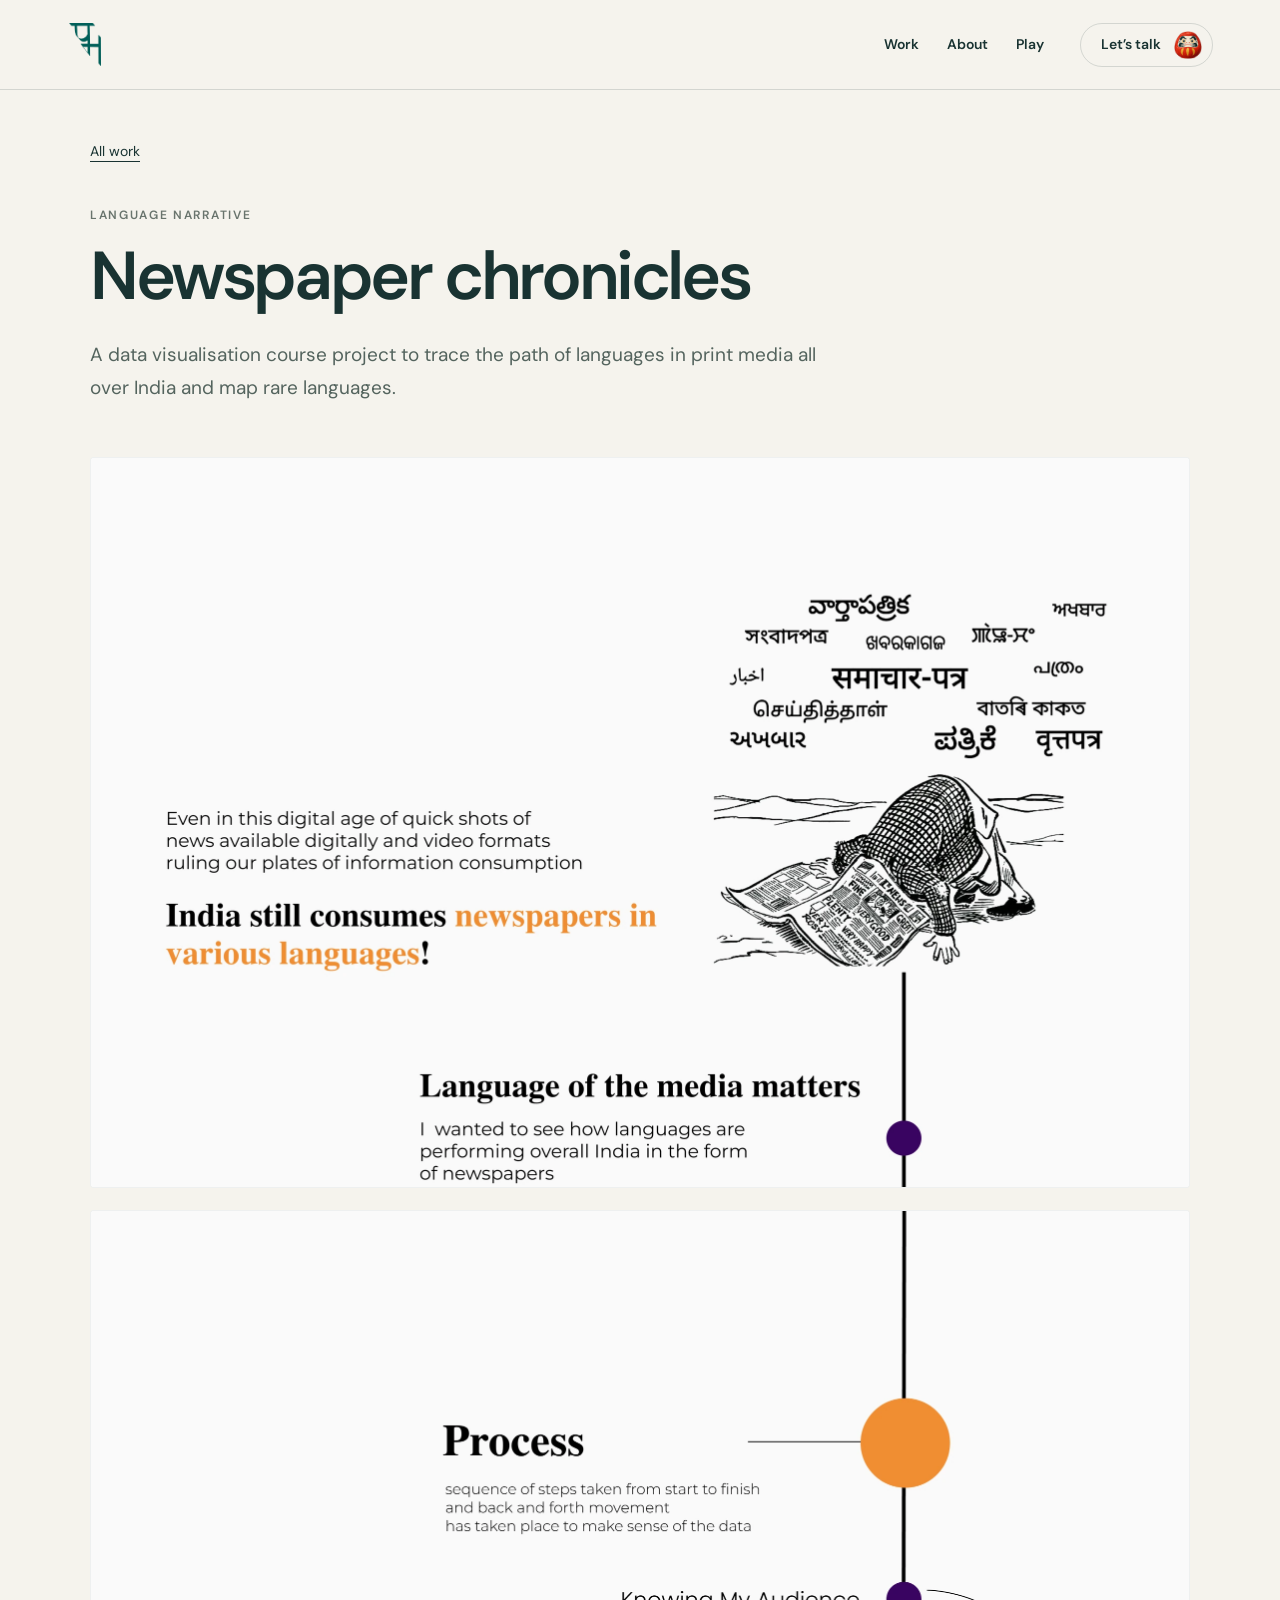
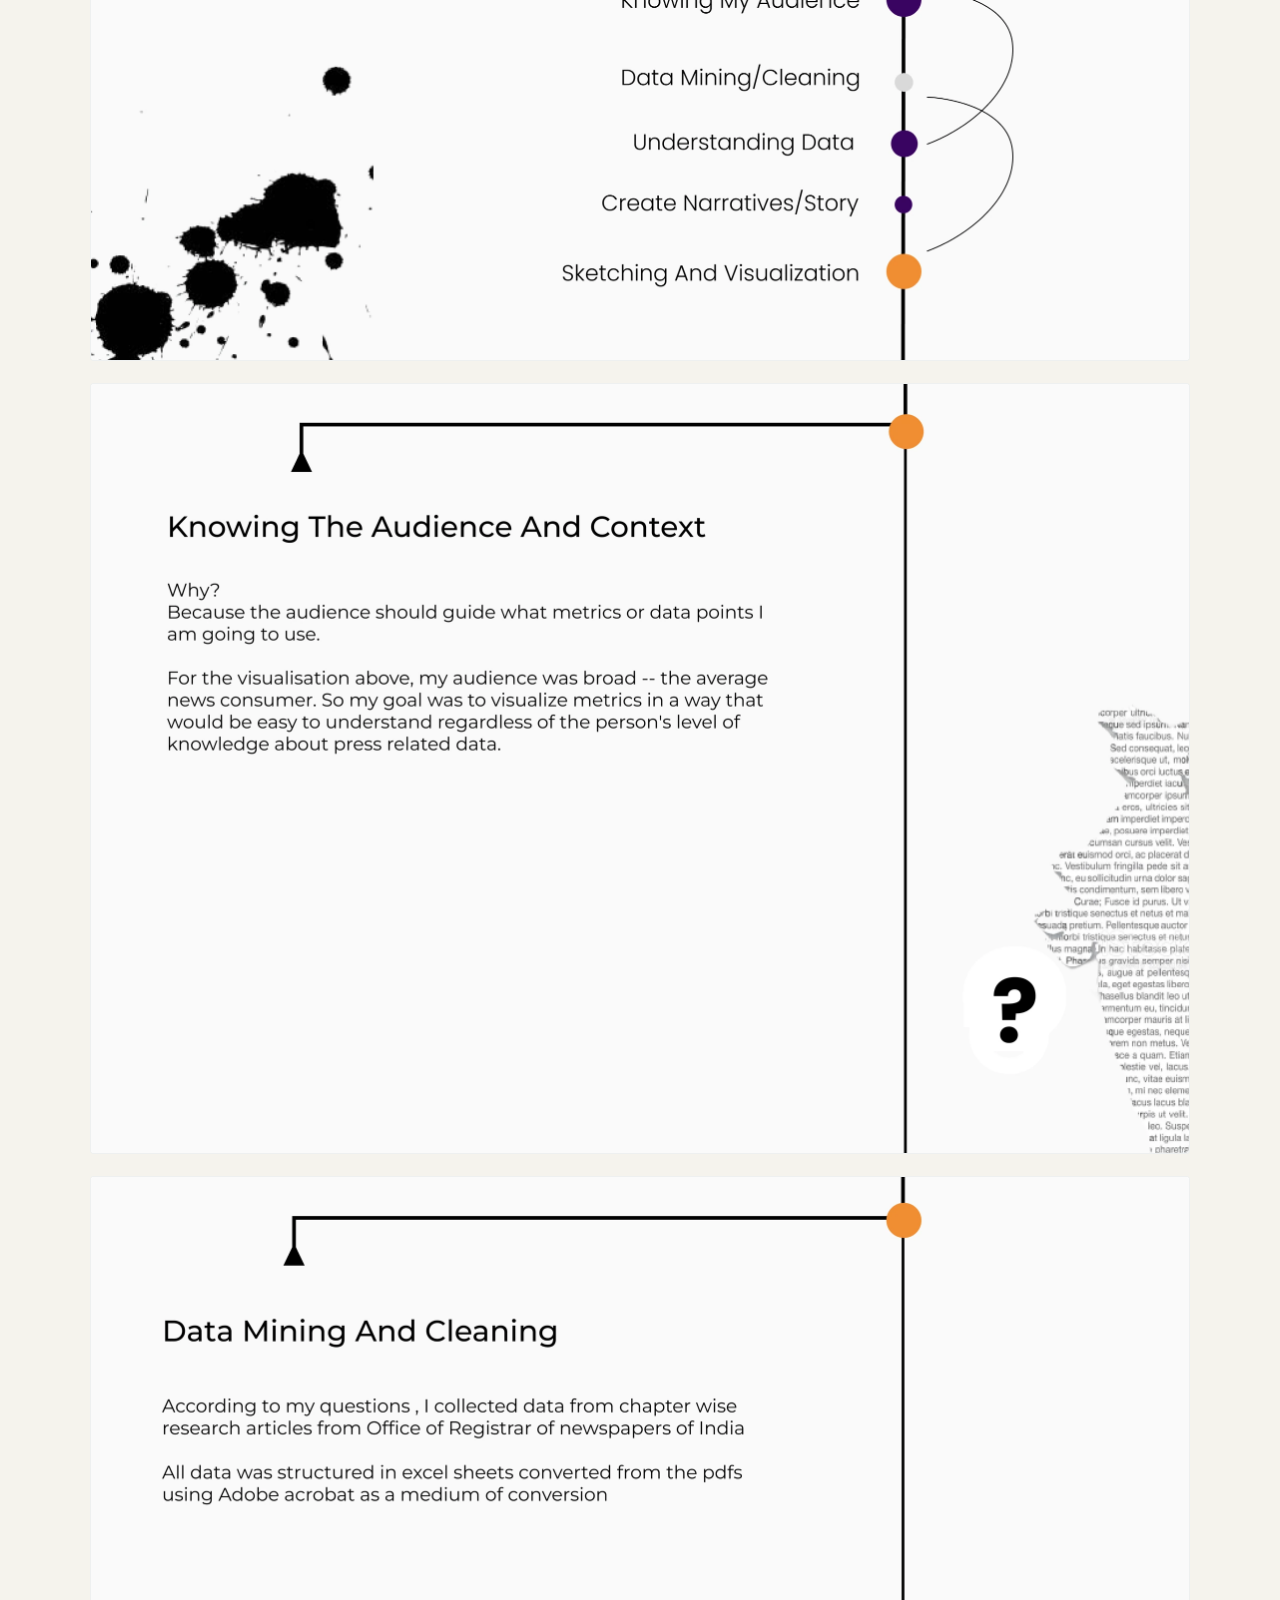
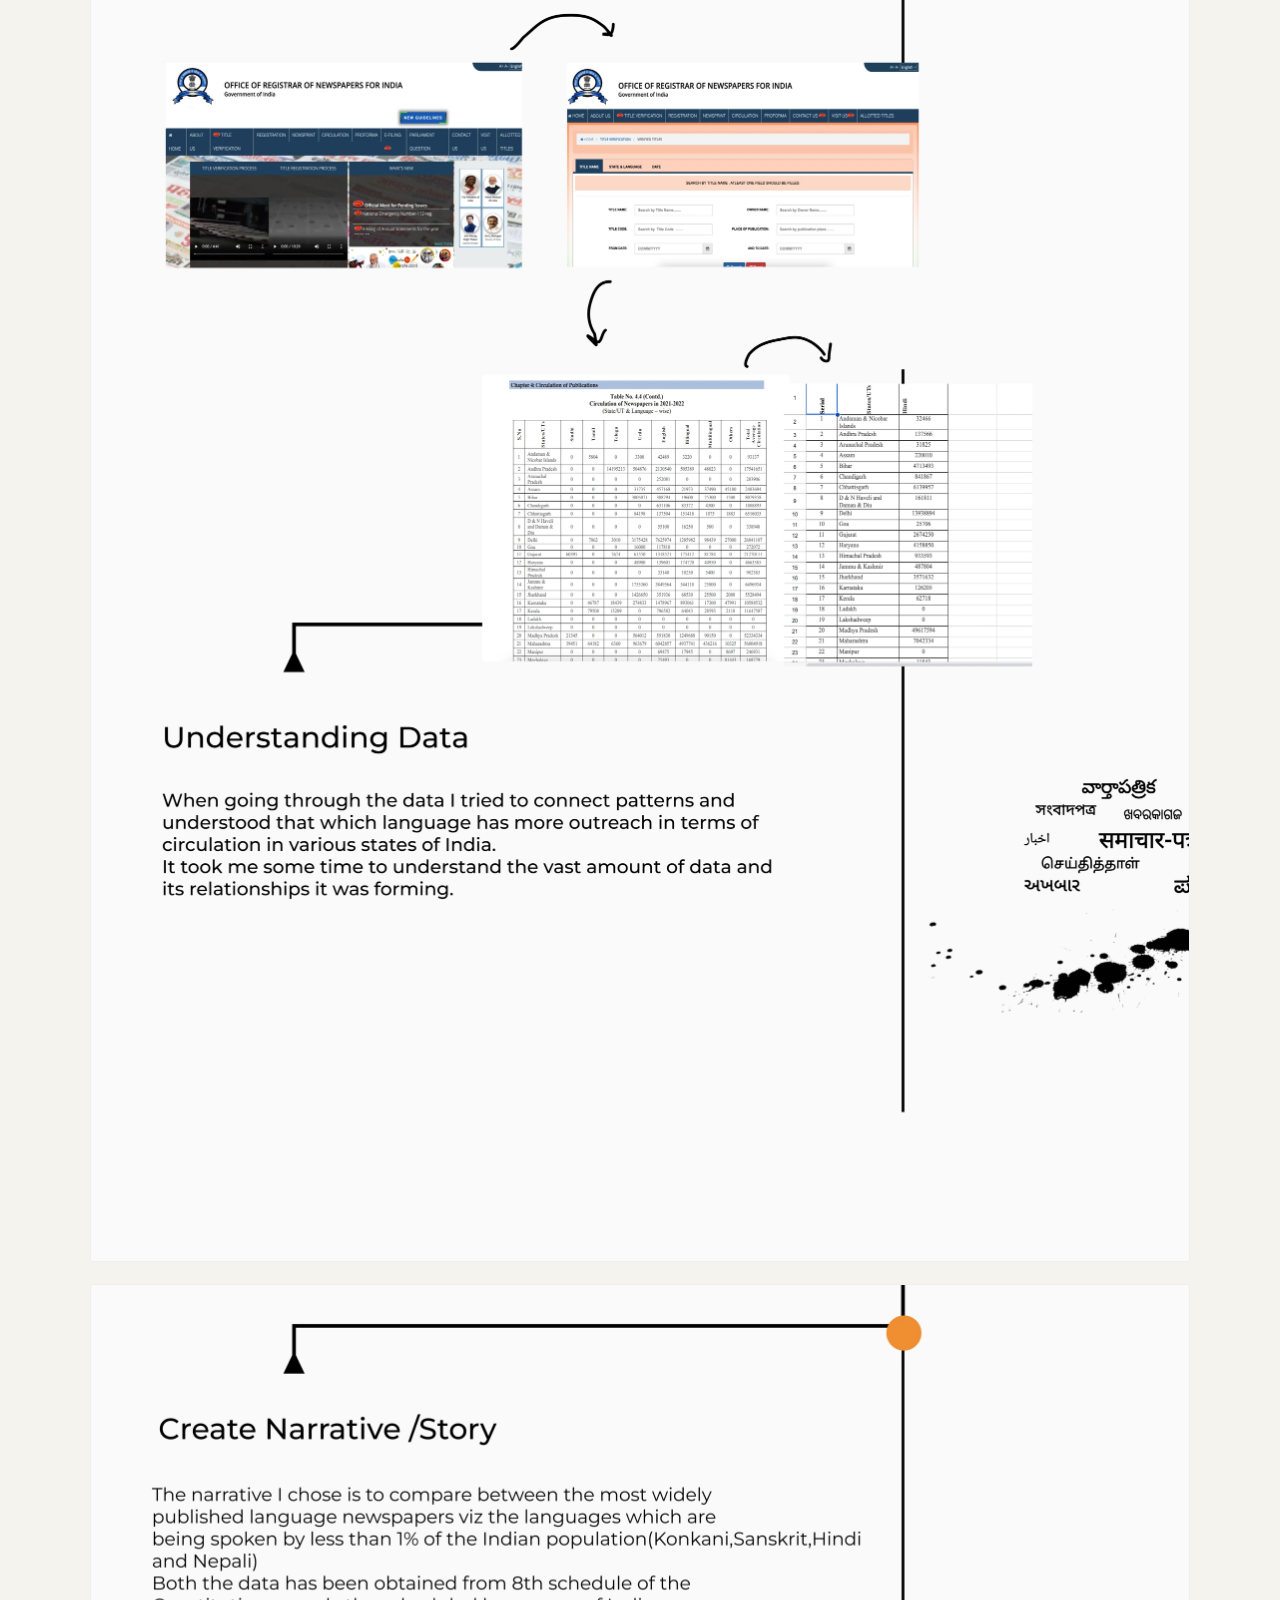
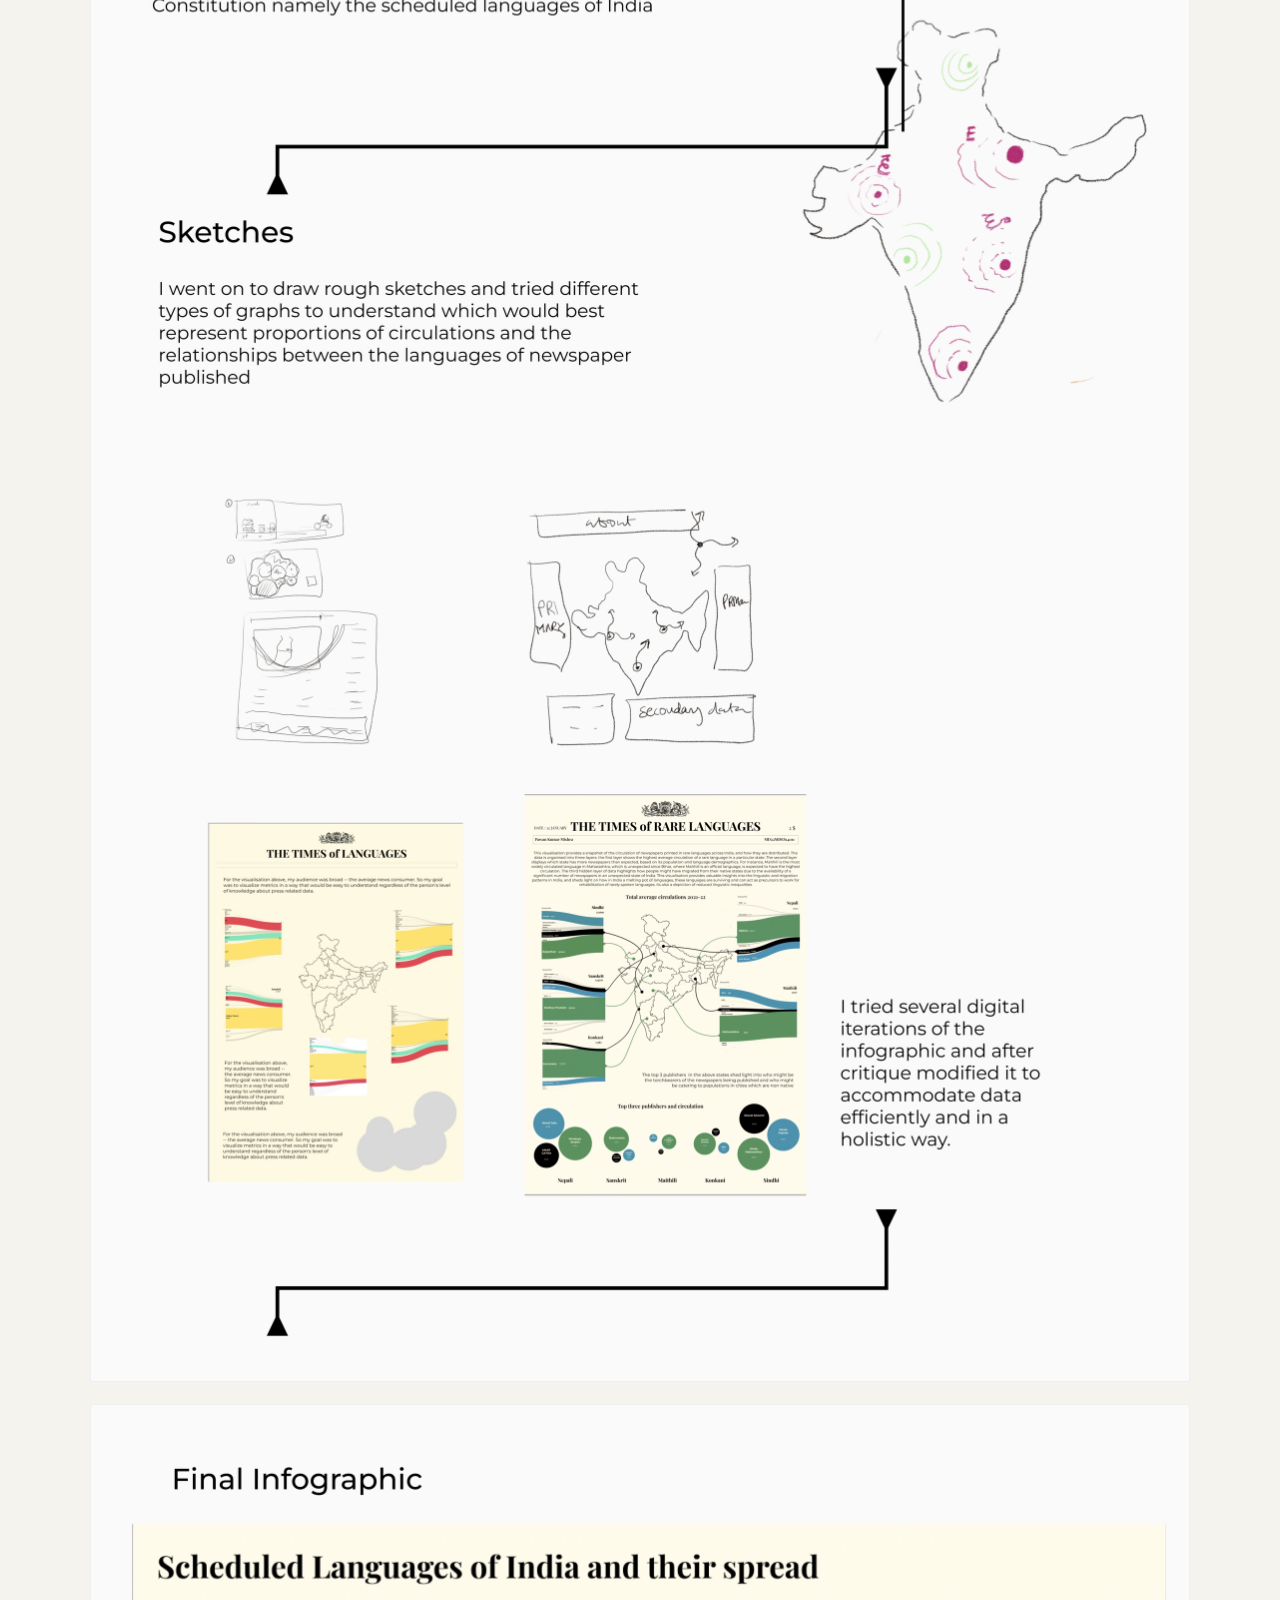
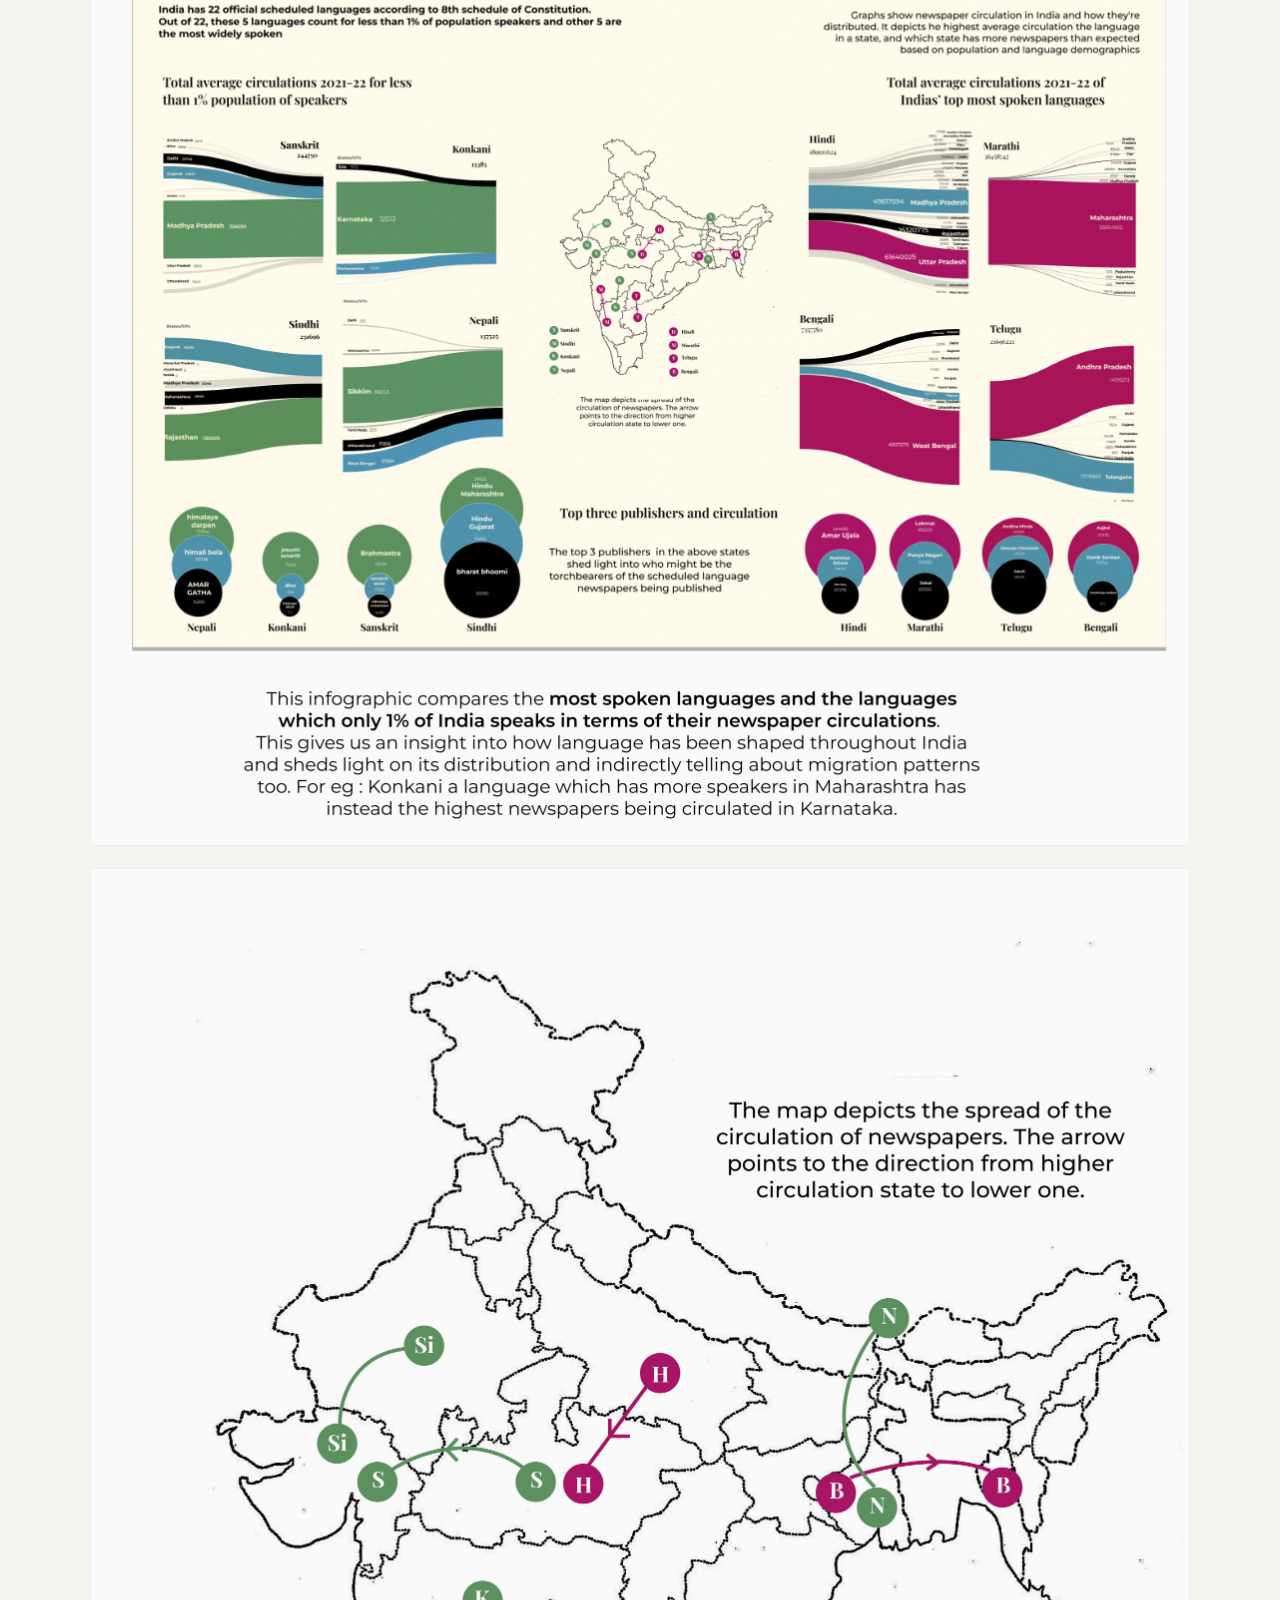
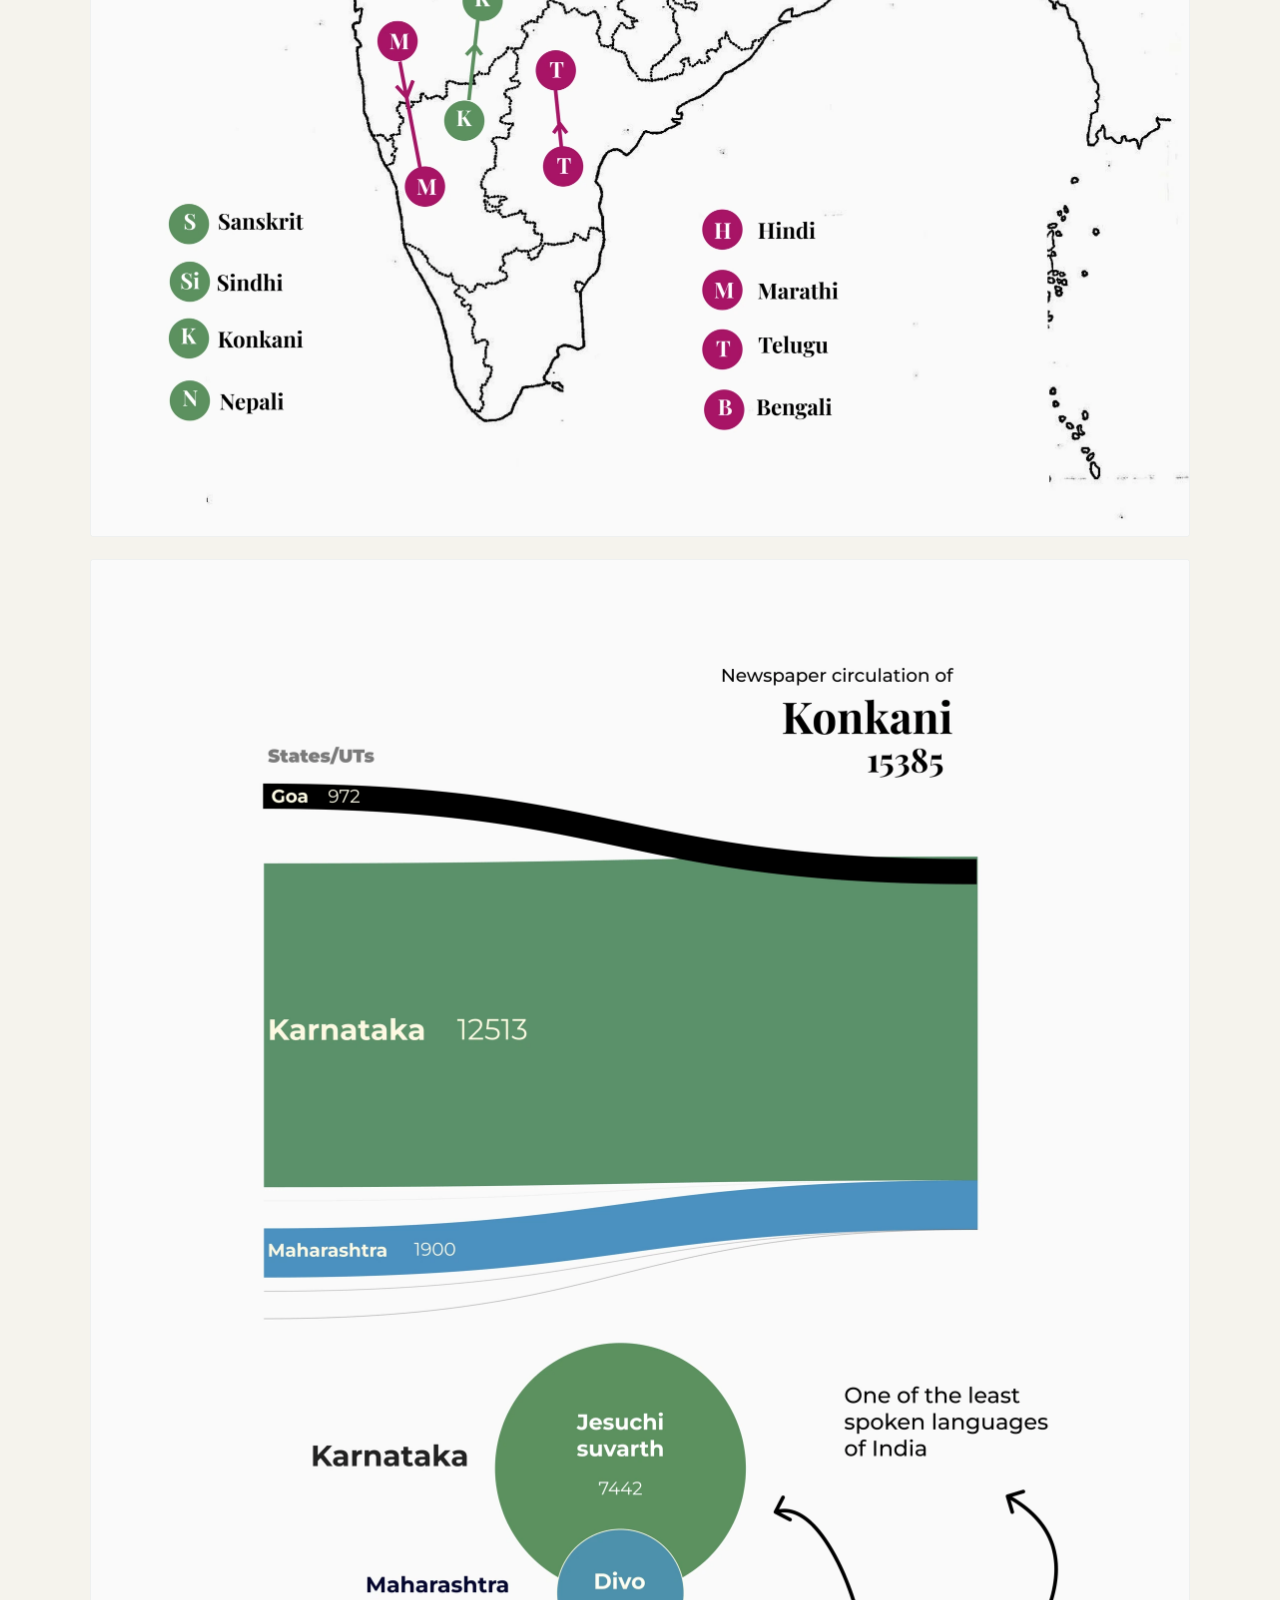
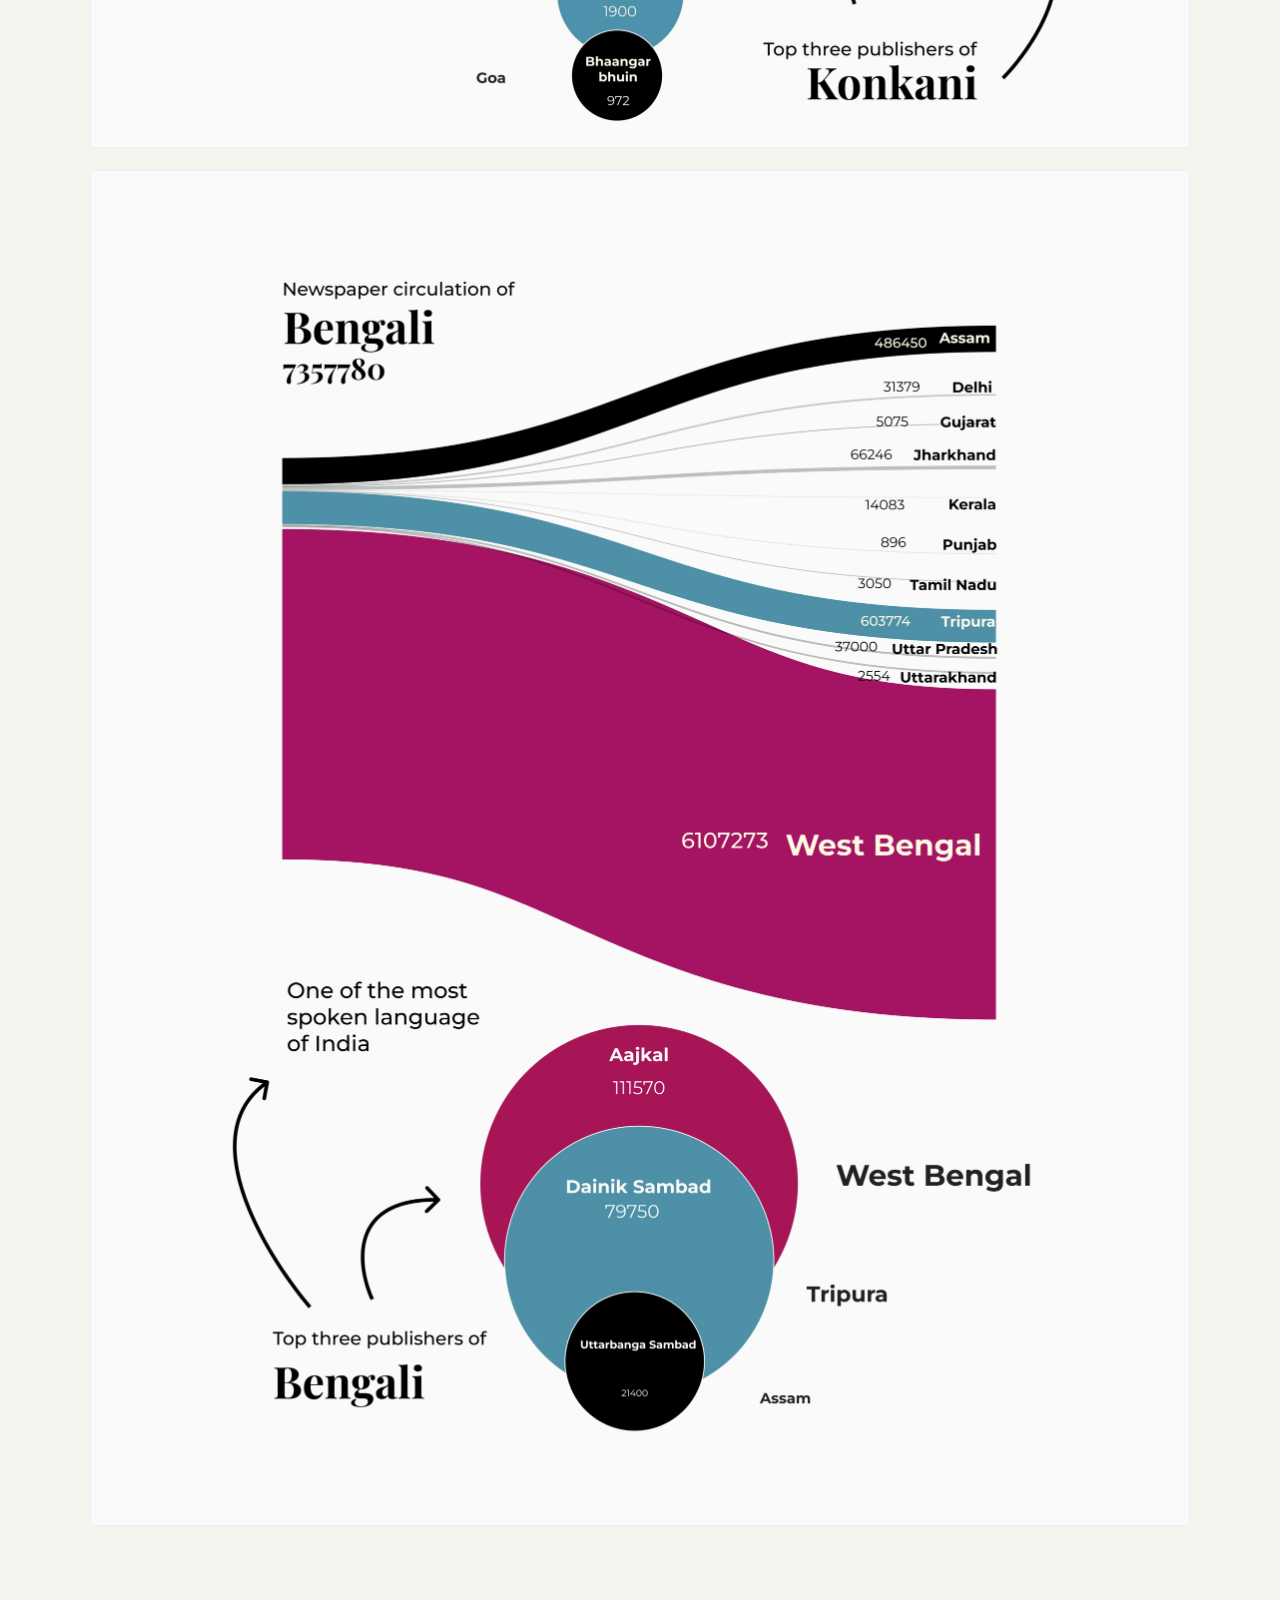
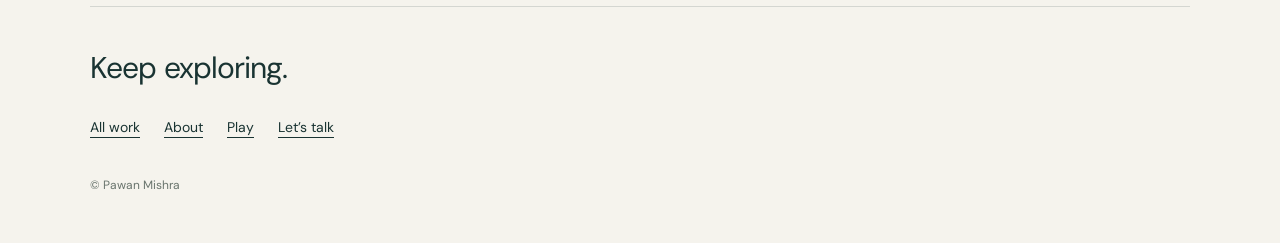
<file: projects/newspaper/index.html>
<!doctype html><html lang="en"><head><meta charset="utf-8"><meta name="viewport" content="width=device-width, initial-scale=1"><title>Newspaper chronicles — Pawan Mishra</title><meta name="description" content="A data visualisation course project to trace the path of languages in print media all over India and map rare languages."><meta name="theme-color" content="#f5f3ed"><link rel="icon" type="image/webp" href="../../assets/logo.webp"><link rel="stylesheet" href="../../portfolio-nav.css"><link rel="stylesheet" href="../../project-archive.css"><script src="../../project-archive.js" defer></script></head><body class="archive-project"><a class="archive-skip" href="#main">Skip to project</a><header class="portfolio-global-header"><a class="portfolio-global-logo" href="../../index.html" aria-label="Pawan Mishra home"><img src="../../assets/logo.webp" alt="" width="32" height="43"></a><nav aria-label="Main navigation"><a href="../../index.html#work">Work</a><a href="../../about.html">About</a><a href="../../play.html">Play</a><a class="portfolio-global-contact" href="../../index.html#contact">Let’s talk <img src="../../assets/cultural-daruma.webp" alt="" width="28" height="28"></a></nav></header><main id="main"><section class="archive-heading"><a class="archive-back" href="../../index.html#more-work">All work</a><p class="archive-kicker">LANGUAGE NARRATIVE</p><h1>Newspaper chronicles</h1><p class="archive-intro">A data visualisation course project to trace the path of languages in print media all over India and map rare languages.</p><div class="archive-resources"></div></section><section class="archive-boards" aria-label="Newspaper chronicles project presentation"><figure class="legacy-board"><button type="button" class="board-open" data-image="assets/board-01.webp" aria-label="Enlarge Newspaper chronicles — original project board 1"><img src="assets/board-01.webp" alt="Newspaper chronicles — original project board 1" width="2200" height="1462" loading="eager" decoding="async"><span class="board-zoom" aria-hidden="true">Enlarge</span></button></figure><figure class="legacy-board"><button type="button" class="board-open" data-image="assets/board-02.webp" aria-label="Enlarge Newspaper chronicles — original project board 2"><img src="assets/board-02.webp" alt="Newspaper chronicles — original project board 2" width="2200" height="1501" loading="lazy" decoding="async"><span class="board-zoom" aria-hidden="true">Enlarge</span></button></figure><figure class="legacy-board"><button type="button" class="board-open" data-image="assets/board-03.webp" aria-label="Enlarge Newspaper chronicles — original project board 3"><img src="assets/board-03.webp" alt="Newspaper chronicles — original project board 3" width="2200" height="1540" loading="lazy" decoding="async"><span class="board-zoom" aria-hidden="true">Enlarge</span></button></figure><figure class="legacy-board"><button type="button" class="board-open" data-image="assets/board-04.webp" aria-label="Enlarge Newspaper chronicles — original project board 4"><img src="assets/board-04.webp" alt="Newspaper chronicles — original project board 4" width="2200" height="3375" loading="lazy" decoding="async"><span class="board-zoom" aria-hidden="true">Enlarge</span></button></figure><figure class="legacy-board"><button type="button" class="board-open" data-image="assets/board-05.webp" aria-label="Enlarge Newspaper chronicles — original project board 5"><img src="assets/board-05.webp" alt="Newspaper chronicles — original project board 5" width="2200" height="3398" loading="lazy" decoding="async"><span class="board-zoom" aria-hidden="true">Enlarge</span></button></figure><figure class="legacy-board"><button type="button" class="board-open" data-image="assets/board-06.webp" aria-label="Enlarge Newspaper chronicles — original project board 6"><img src="assets/board-06.webp" alt="Newspaper chronicles — original project board 6" width="2200" height="2083" loading="lazy" decoding="async"><span class="board-zoom" aria-hidden="true">Enlarge</span></button></figure><figure class="legacy-board"><button type="button" class="board-open" data-image="assets/board-07.webp" aria-label="Enlarge Newspaper chronicles — original project board 7"><img src="assets/board-07.webp" alt="Newspaper chronicles — original project board 7" width="2200" height="2539" loading="lazy" decoding="async"><span class="board-zoom" aria-hidden="true">Enlarge</span></button></figure><figure class="legacy-board"><button type="button" class="board-open" data-image="assets/board-08.webp" aria-label="Enlarge Newspaper chronicles — original project board 8"><img src="assets/board-08.webp" alt="Newspaper chronicles — original project board 8" width="2200" height="2378" loading="lazy" decoding="async"><span class="board-zoom" aria-hidden="true">Enlarge</span></button></figure><figure class="legacy-board"><button type="button" class="board-open" data-image="assets/board-09.webp" aria-label="Enlarge Newspaper chronicles — original project board 9"><img src="assets/board-09.webp" alt="Newspaper chronicles — original project board 9" width="2200" height="2713" loading="lazy" decoding="async"><span class="board-zoom" aria-hidden="true">Enlarge</span></button></figure></section><footer class="archive-footer"><span>Keep exploring.</span><div><a href="../../index.html#work">All work</a><a href="../../about.html">About</a><a href="../../play.html">Play</a><a href="mailto:pwnmishr18@gmail.com">Let’s talk</a></div><p>© Pawan Mishra</p></footer></main><dialog class="archive-viewer" aria-label="Project image viewer"><div class="archive-viewer-controls"><button type="button" id="archive-zoom" aria-pressed="false">Actual size</button><a id="archive-full-image">View full image</a><button type="button" id="archive-close">Close</button></div><div class="archive-viewer-canvas"><img id="archive-image" alt=""></div></dialog></body></html>
</file>
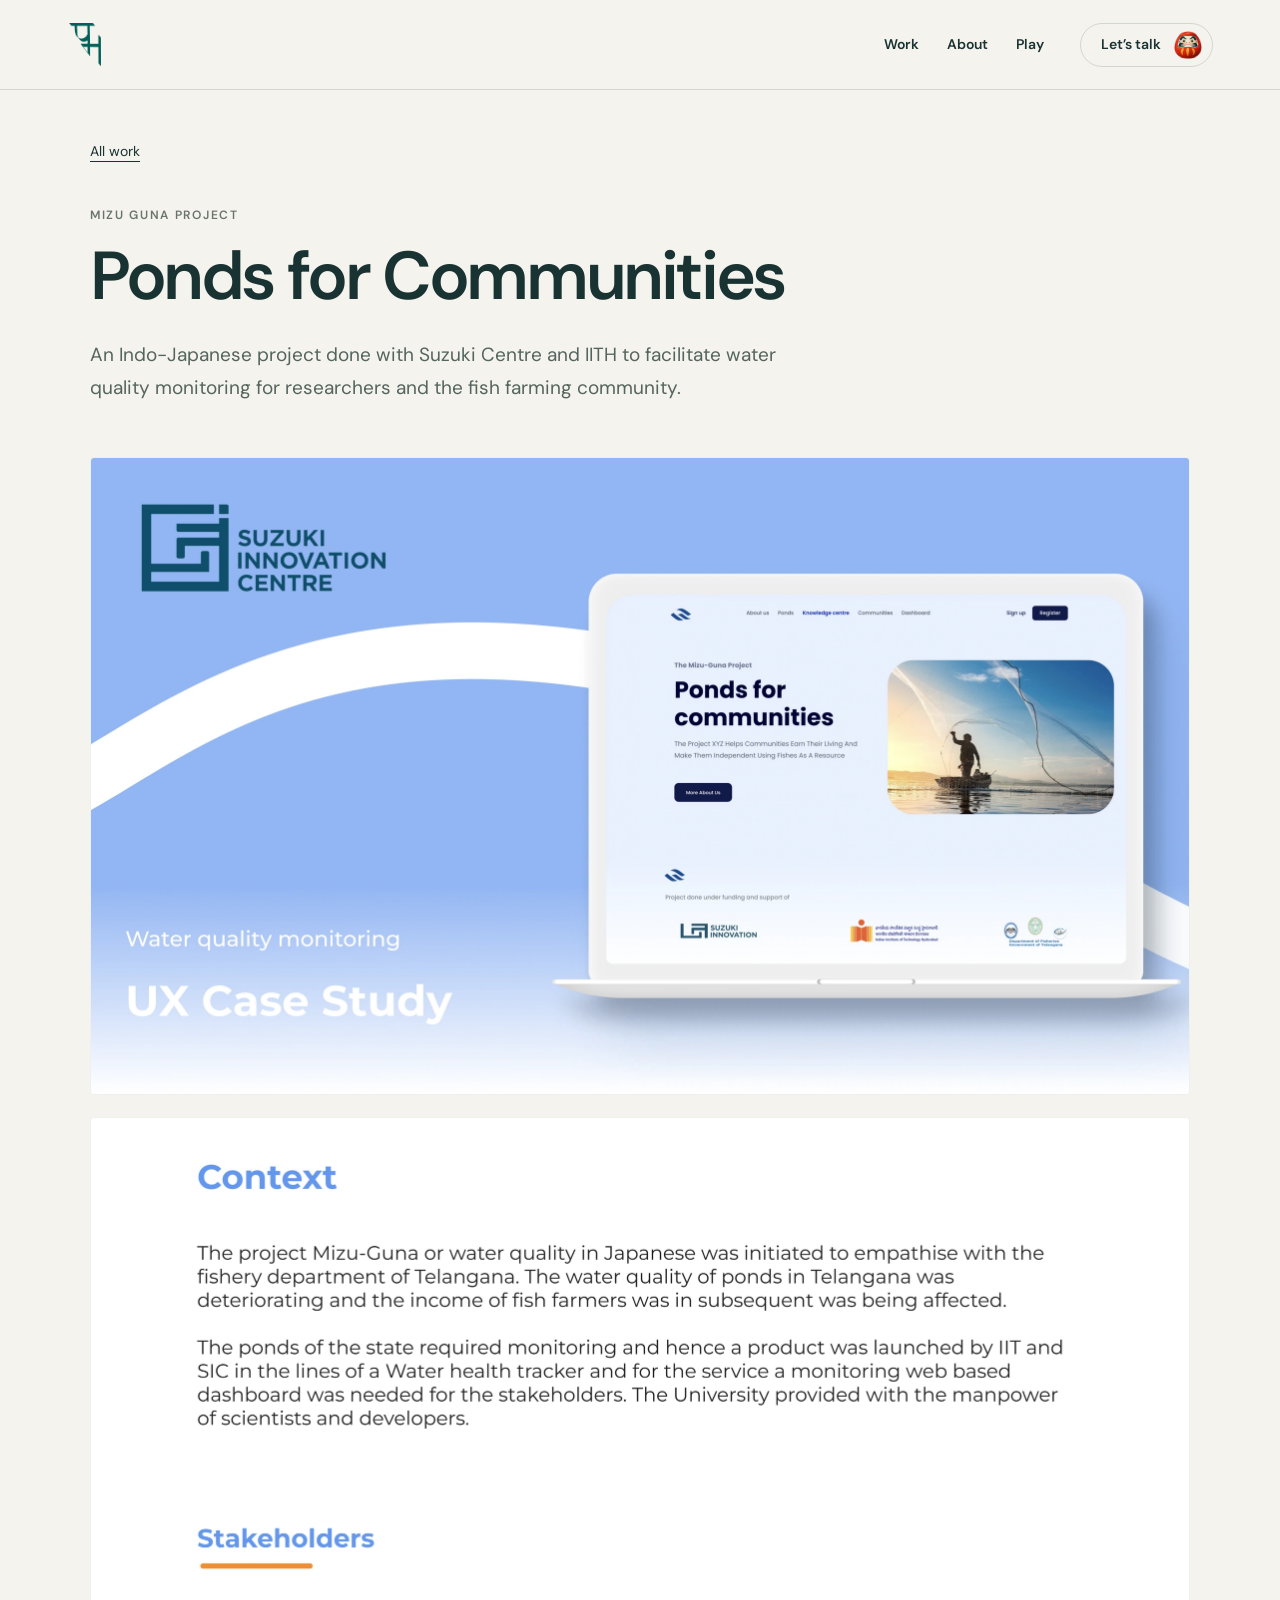
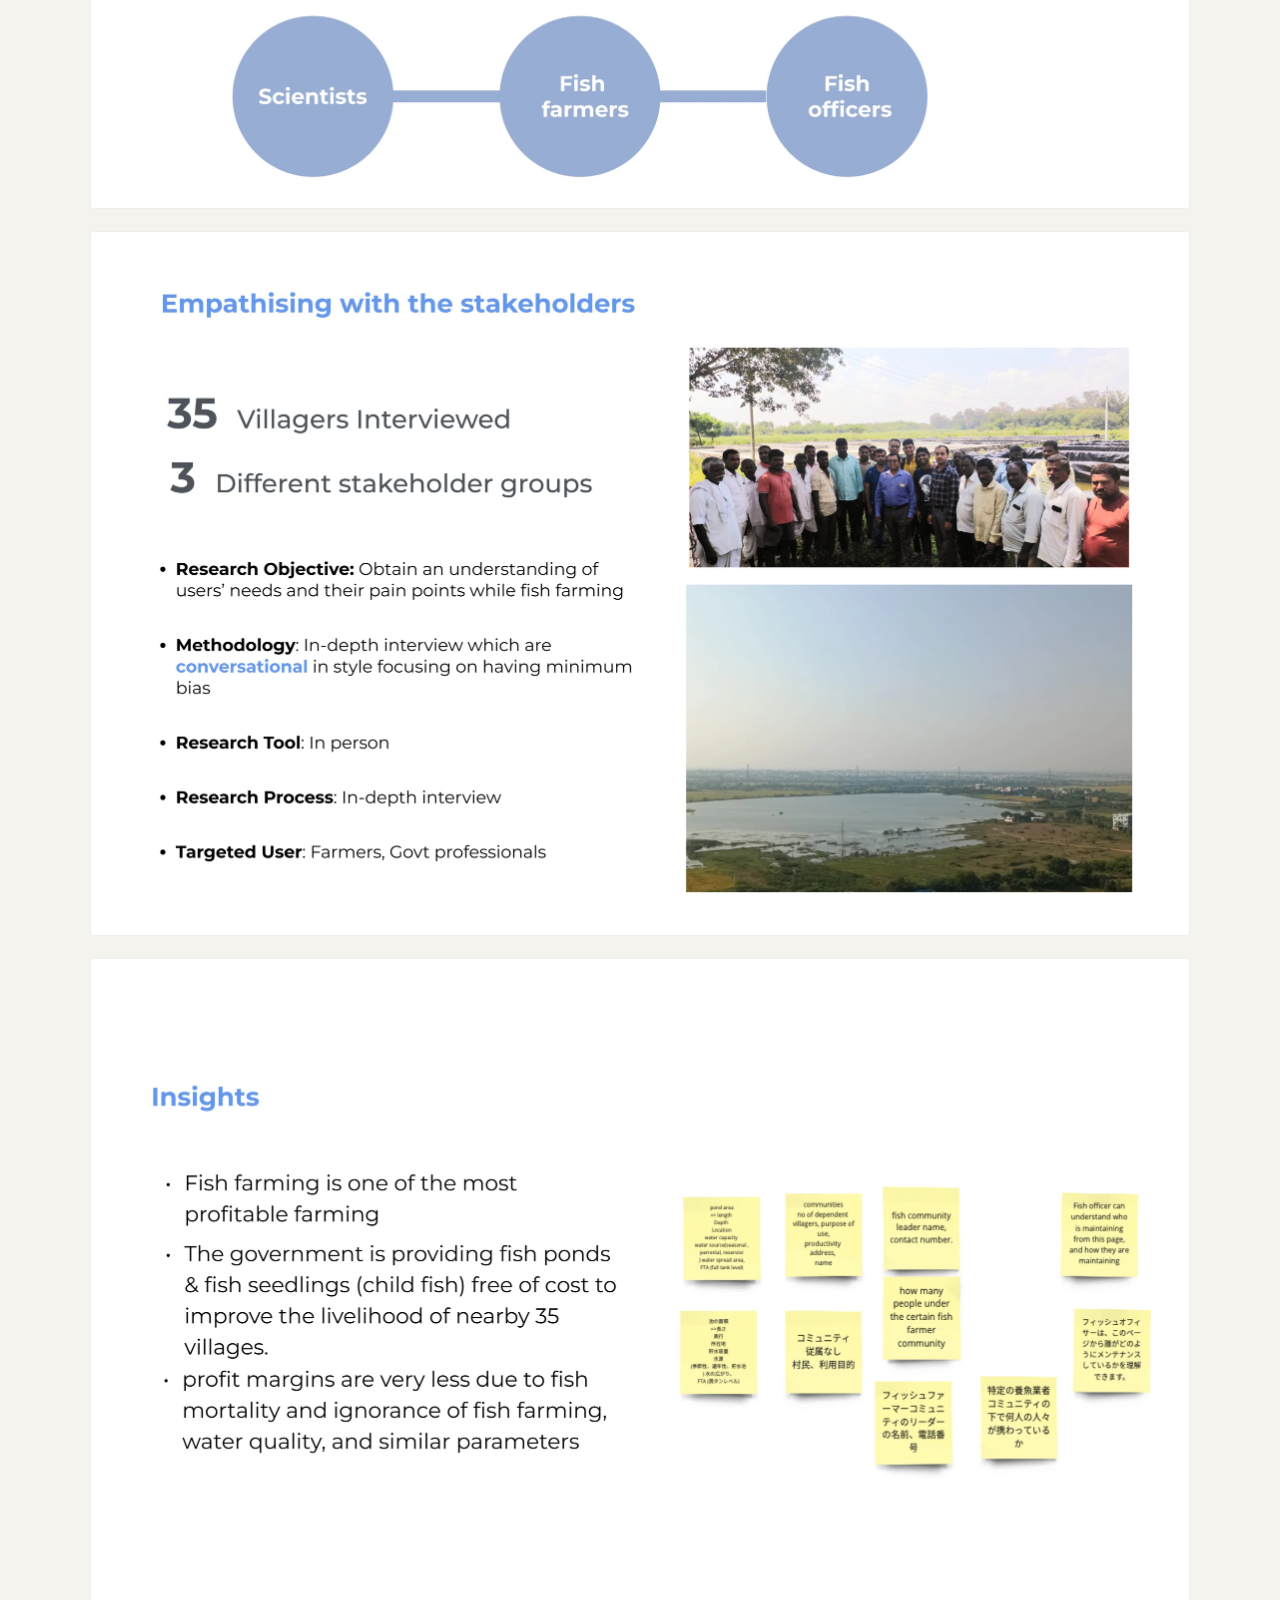
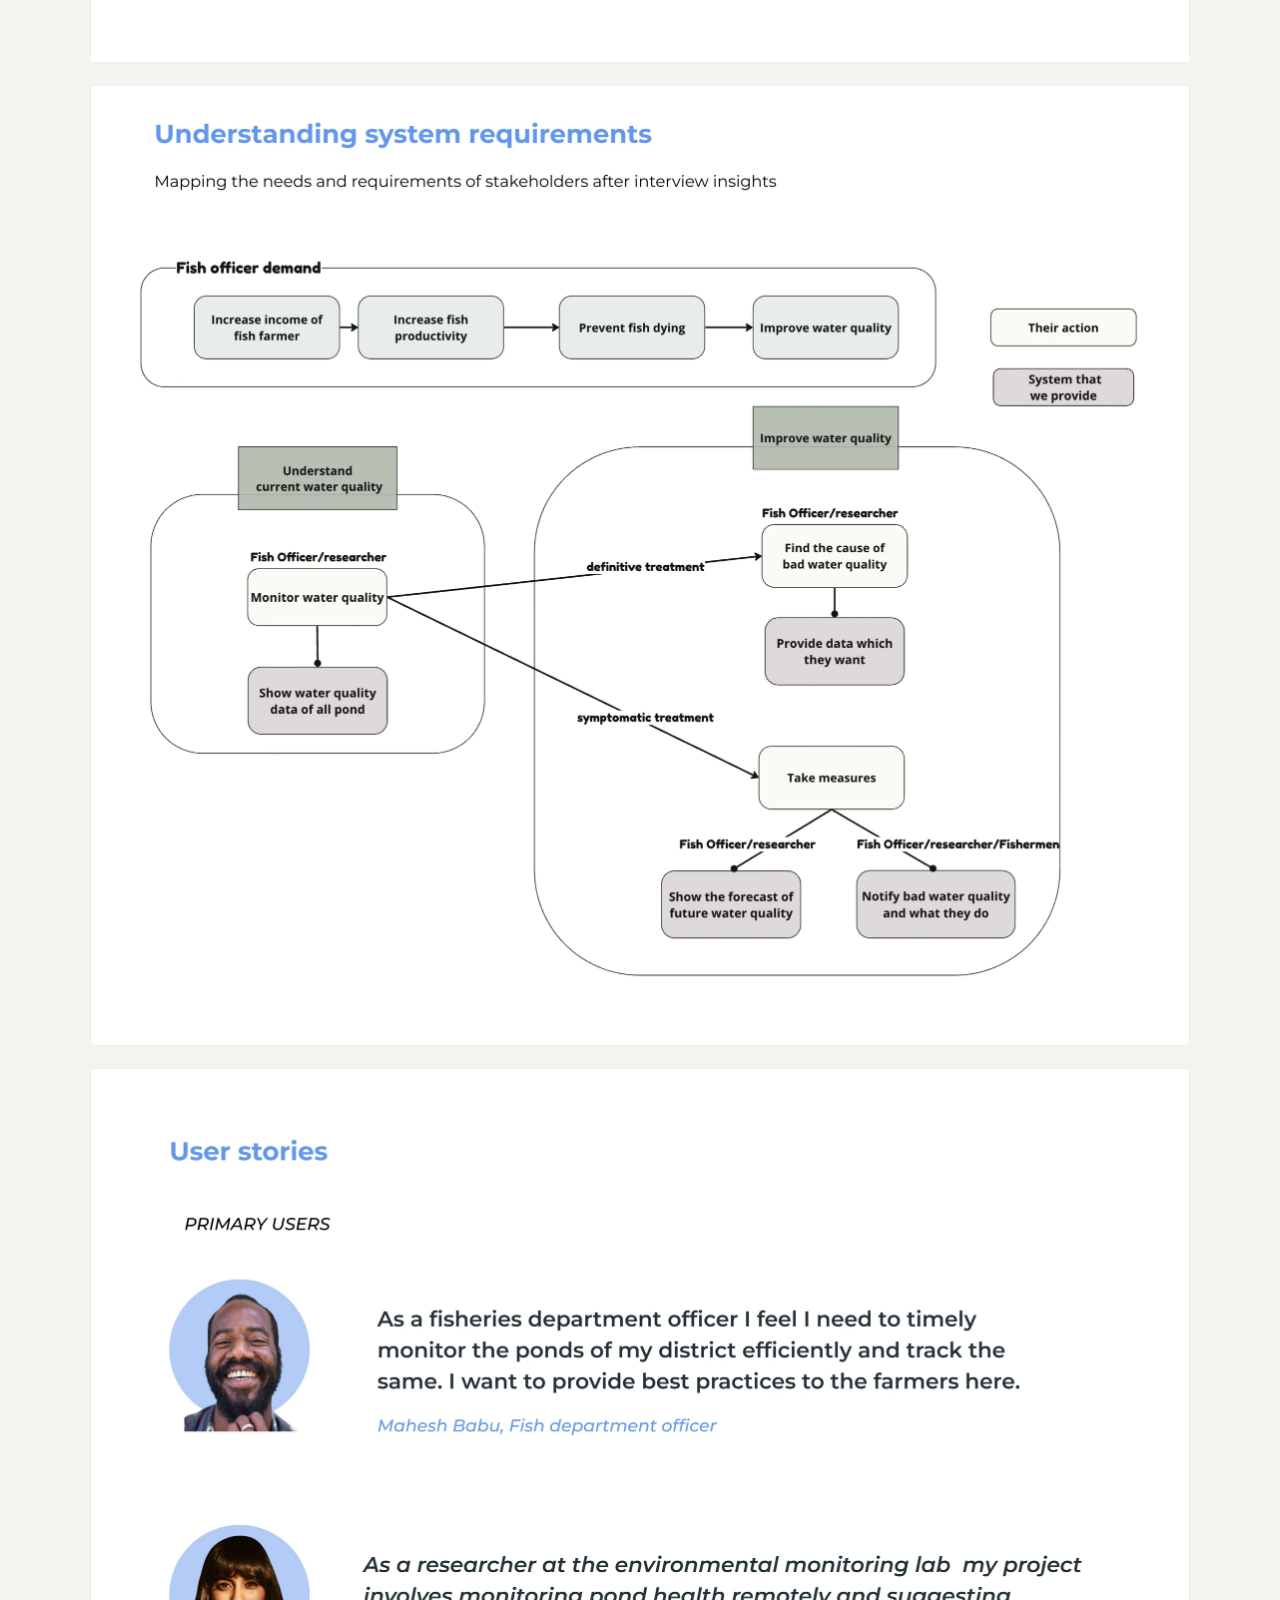
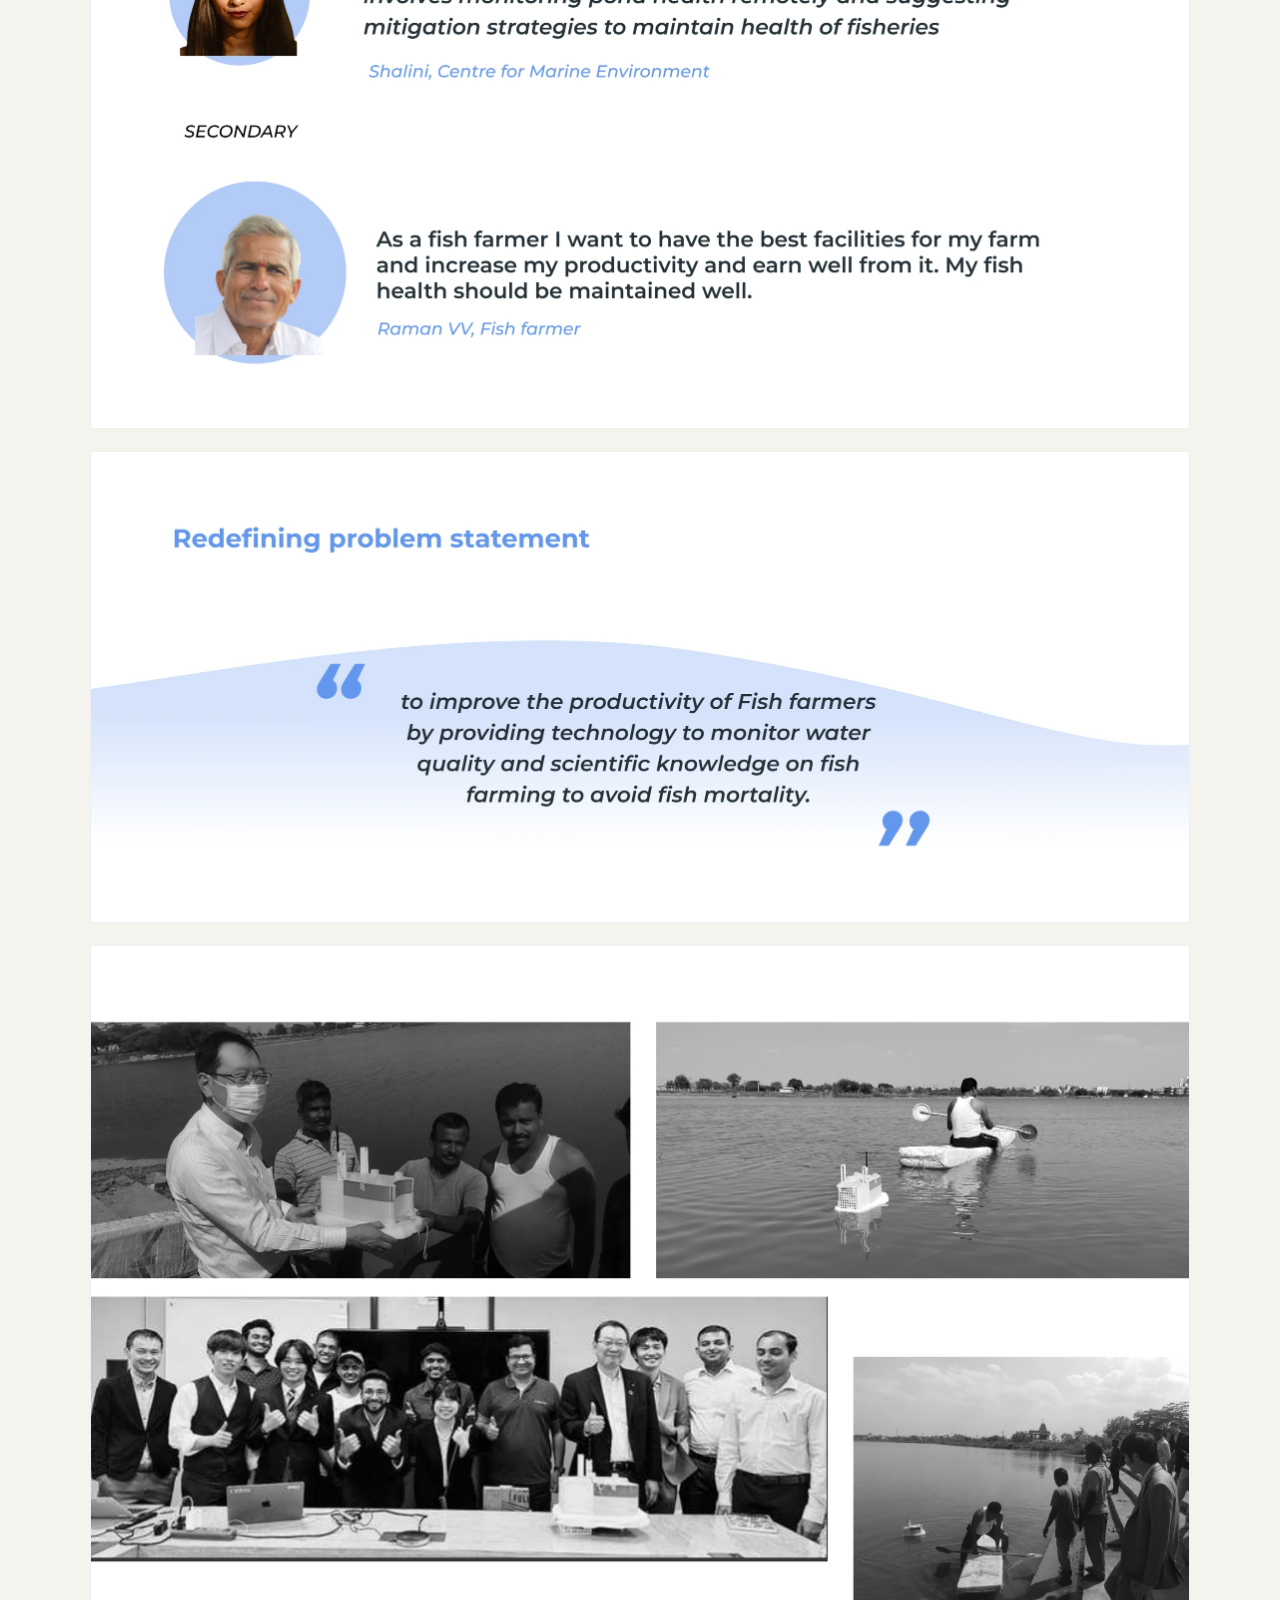
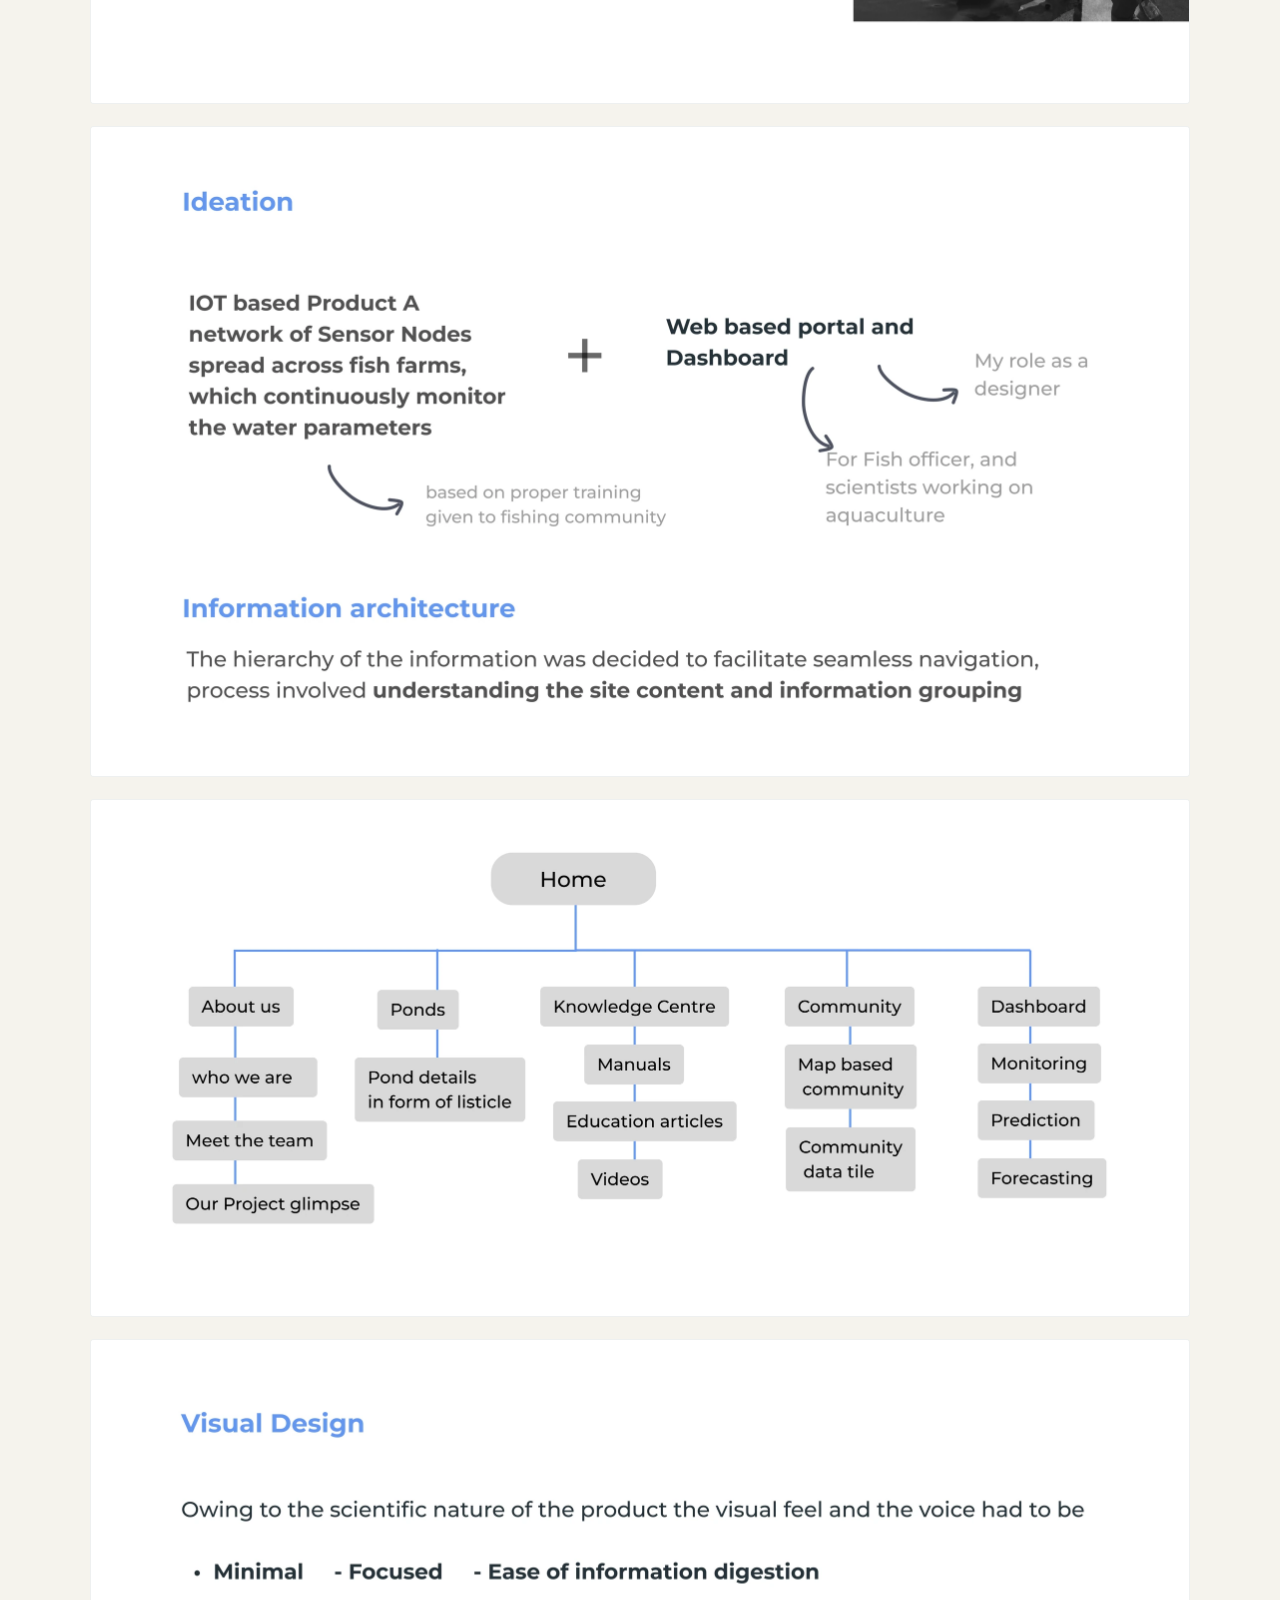
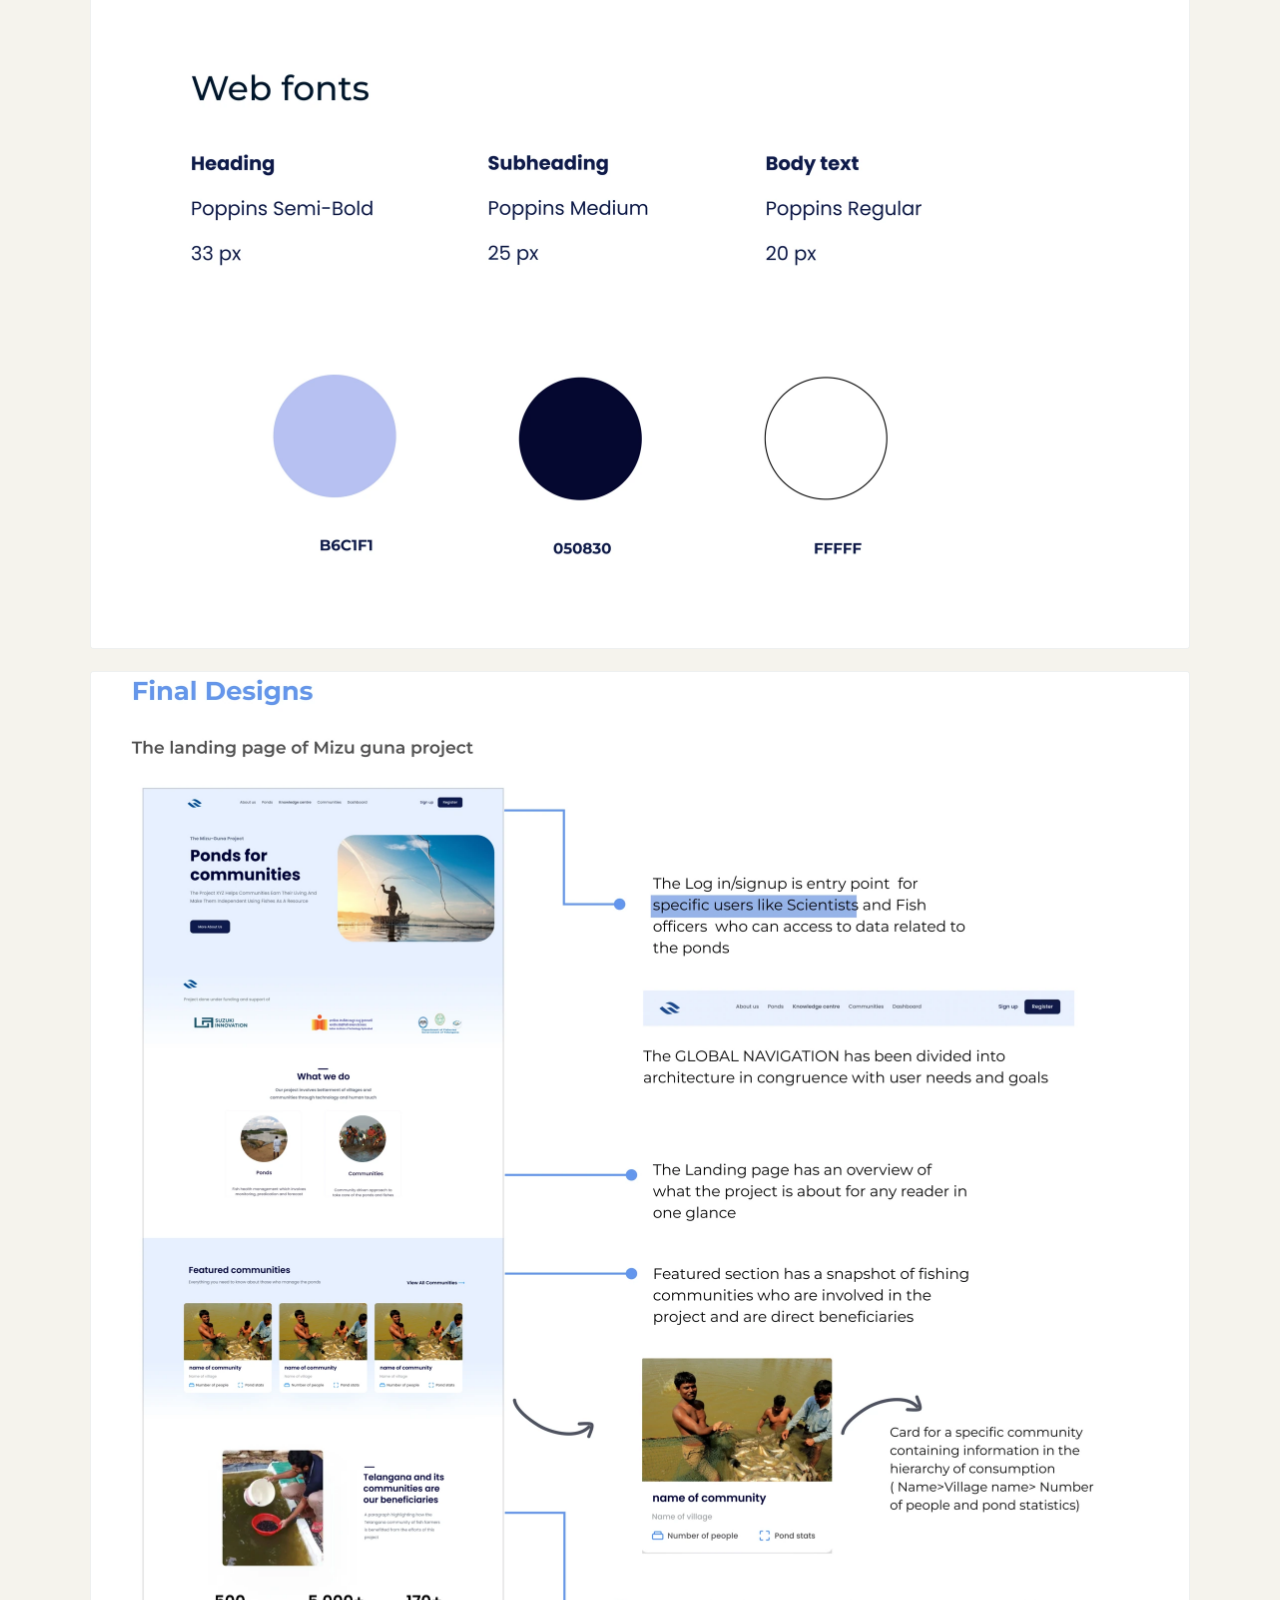
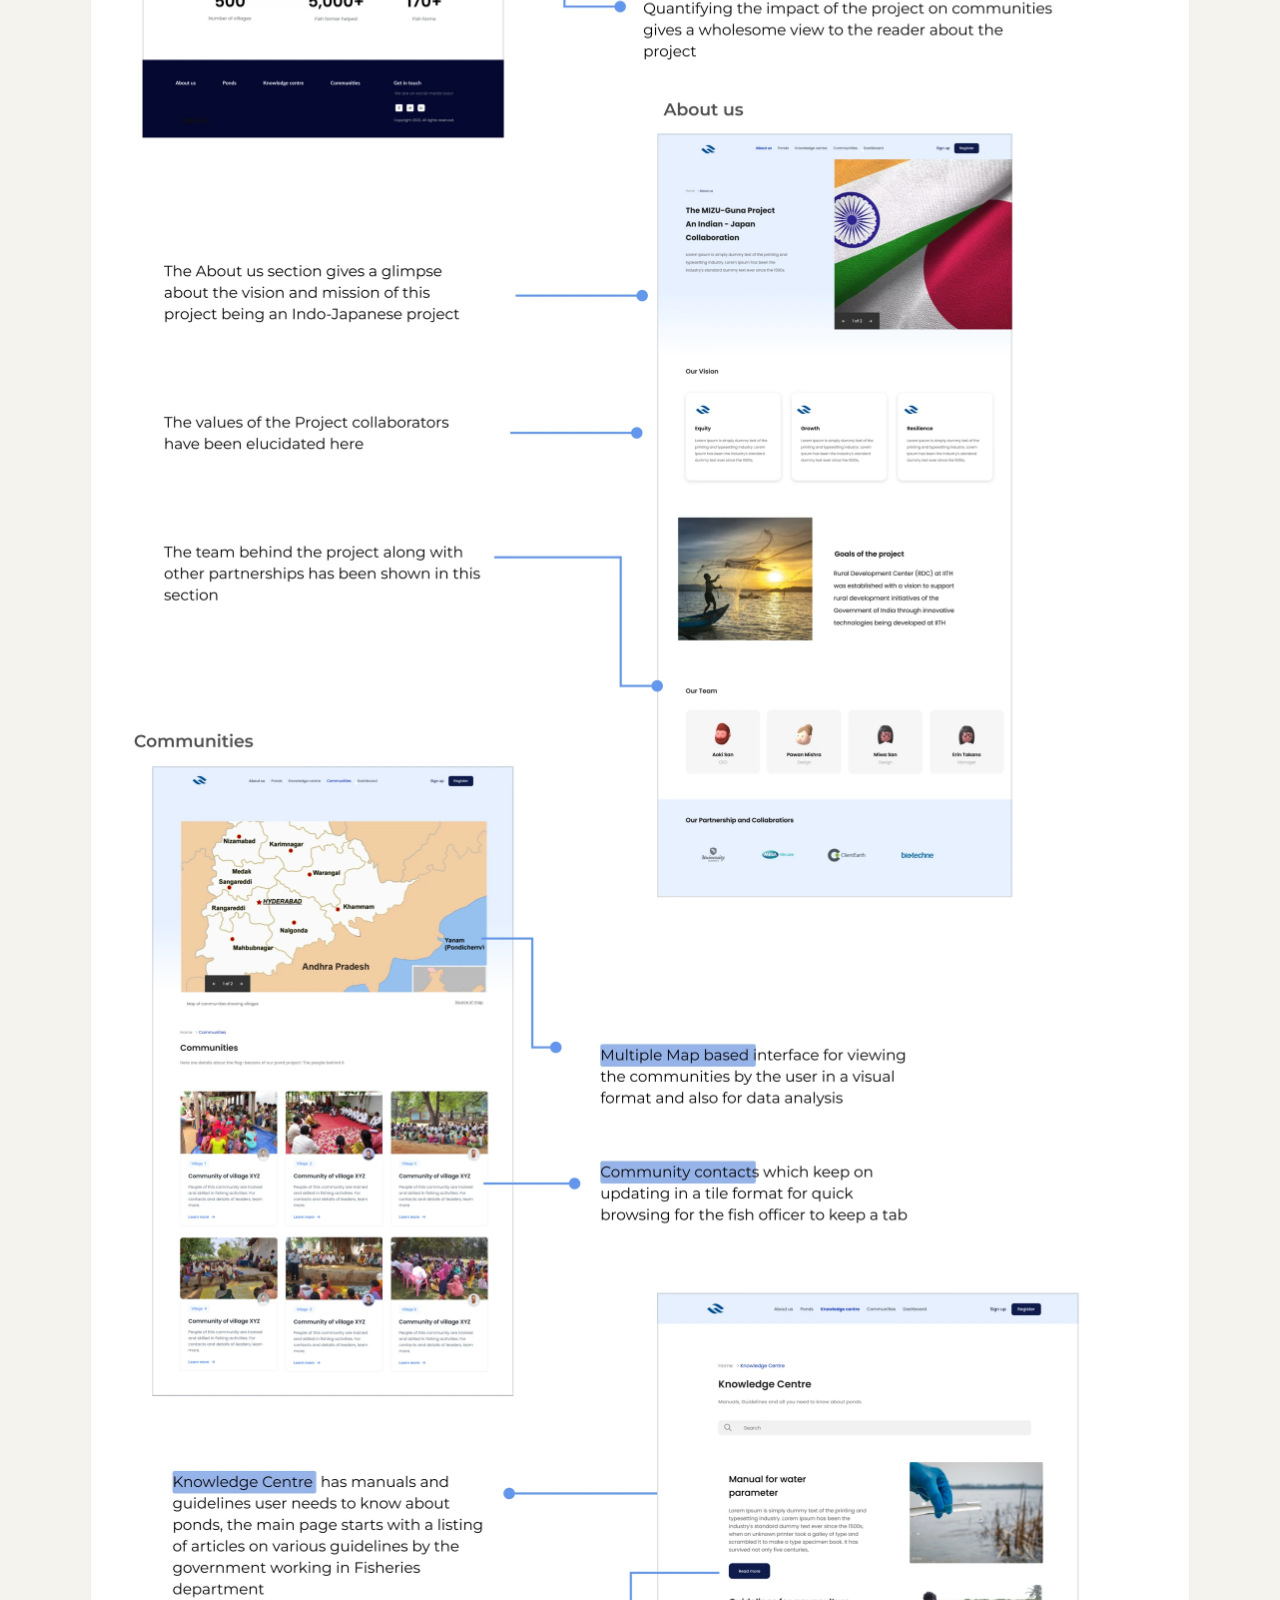
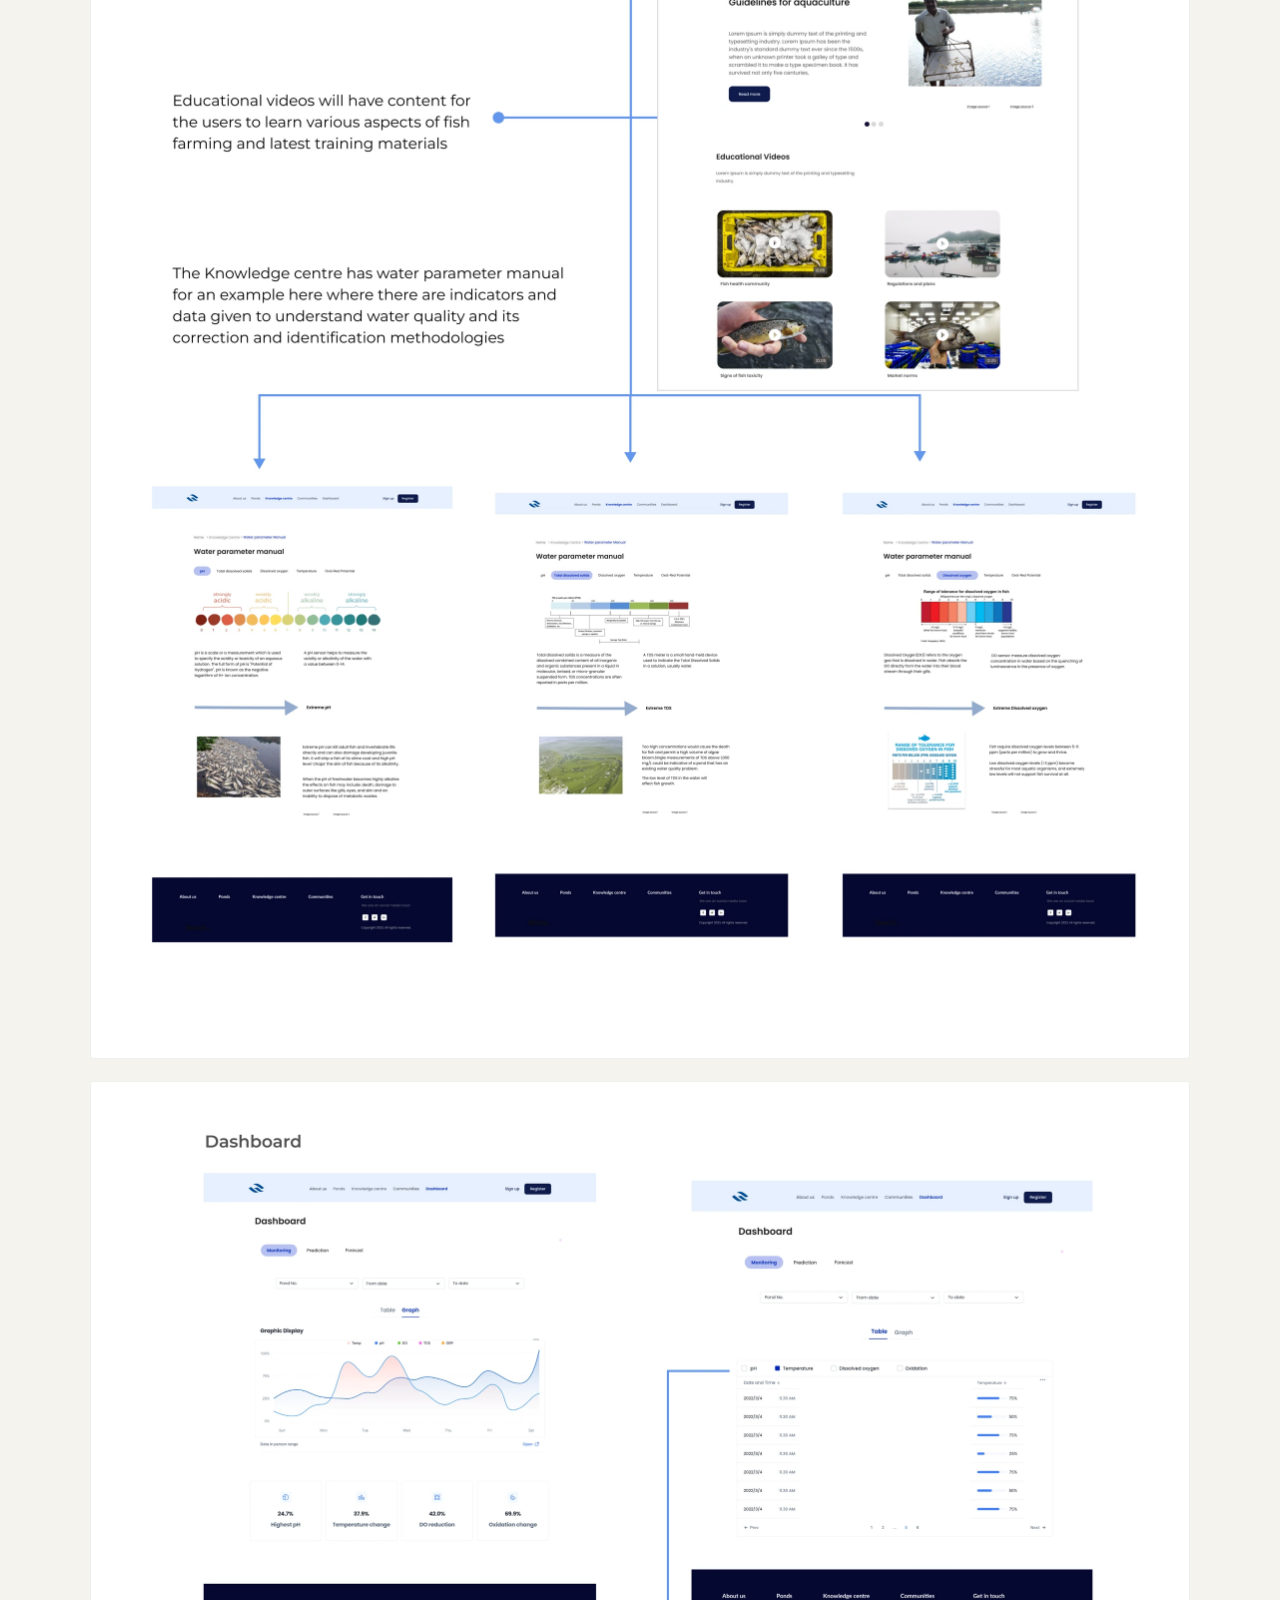
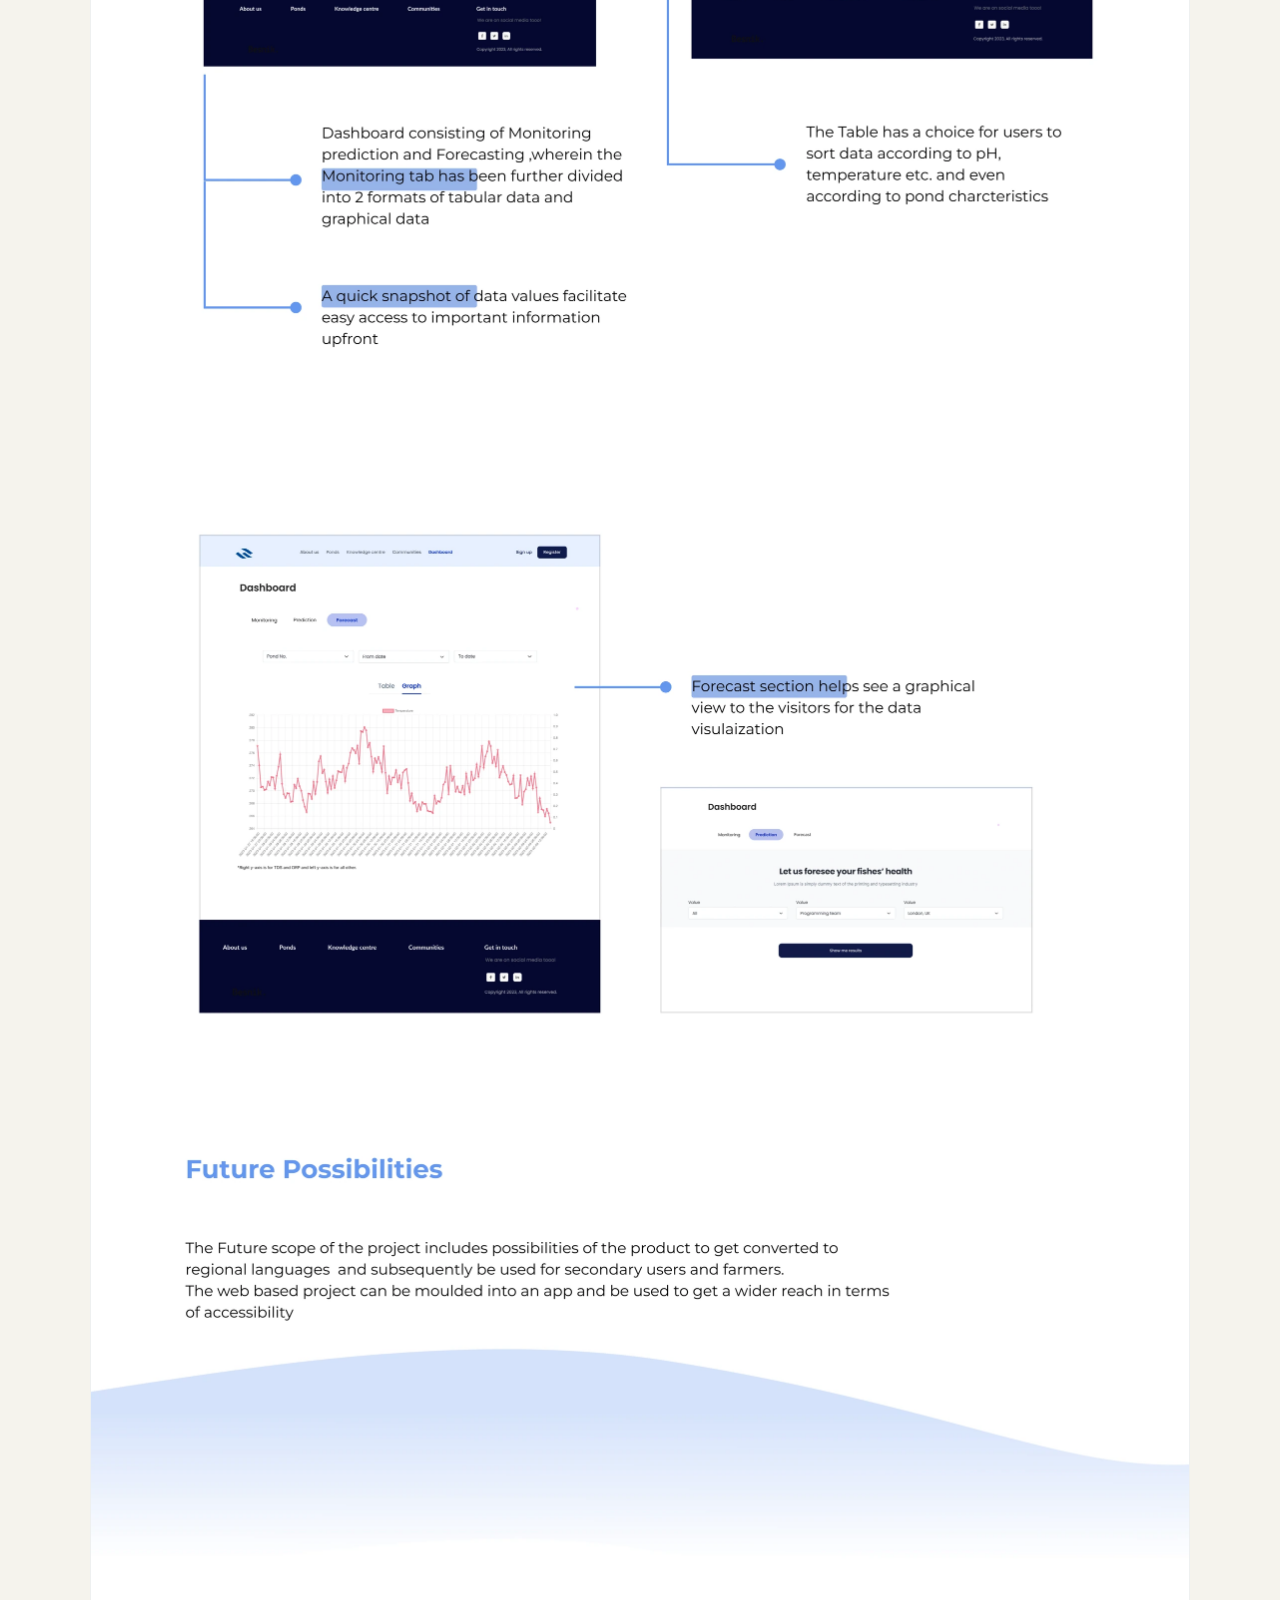
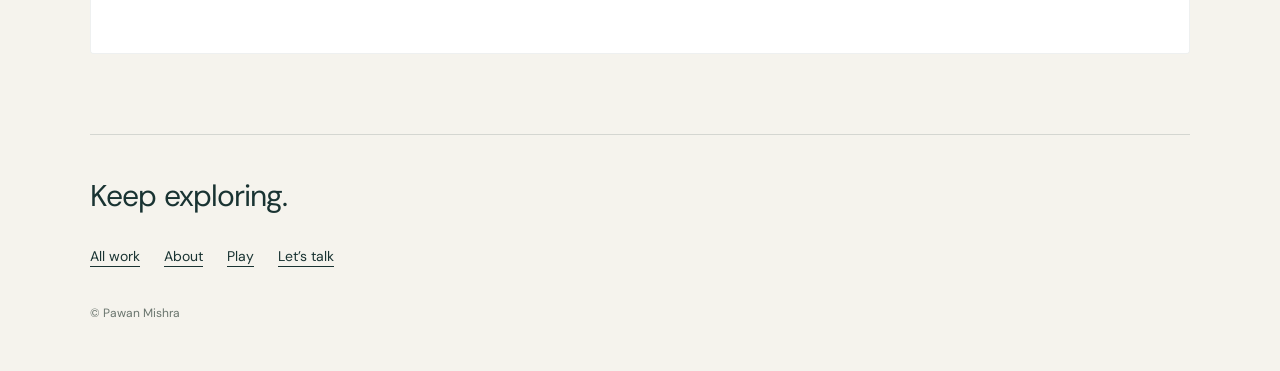
<file: projects/ponds/index.html>
<!doctype html><html lang="en"><head><meta charset="utf-8"><meta name="viewport" content="width=device-width, initial-scale=1"><title>Ponds for Communities — Pawan Mishra</title><meta name="description" content="An Indo-Japanese project done with Suzuki Centre and IITH to facilitate water quality monitoring for researchers and the fish farming community."><meta name="theme-color" content="#f5f3ed"><link rel="icon" type="image/webp" href="../../assets/logo.webp"><link rel="stylesheet" href="../../portfolio-nav.css"><link rel="stylesheet" href="../../project-archive.css"><script src="../../project-archive.js" defer></script></head><body class="archive-project"><a class="archive-skip" href="#main">Skip to project</a><header class="portfolio-global-header"><a class="portfolio-global-logo" href="../../index.html" aria-label="Pawan Mishra home"><img src="../../assets/logo.webp" alt="" width="32" height="43"></a><nav aria-label="Main navigation"><a href="../../index.html#work">Work</a><a href="../../about.html">About</a><a href="../../play.html">Play</a><a class="portfolio-global-contact" href="../../index.html#contact">Let’s talk <img src="../../assets/cultural-daruma.webp" alt="" width="28" height="28"></a></nav></header><main id="main"><section class="archive-heading"><a class="archive-back" href="../../index.html#more-work">All work</a><p class="archive-kicker">MIZU GUNA PROJECT</p><h1>Ponds for Communities</h1><p class="archive-intro">An Indo-Japanese project done with Suzuki Centre and IITH to facilitate water quality monitoring for researchers and the fish farming community.</p><div class="archive-resources"></div></section><section class="archive-boards" aria-label="Ponds for Communities project presentation"><figure class="legacy-board"><button type="button" class="board-open" data-image="assets/board-01.webp" aria-label="Enlarge Ponds for Communities — original project board 1"><img src="assets/board-01.webp" alt="Ponds for Communities — original project board 1" width="2200" height="1276" loading="eager" decoding="async"><span class="board-zoom" aria-hidden="true">Enlarge</span></button></figure><figure class="legacy-board"><button type="button" class="board-open" data-image="assets/board-02.webp" aria-label="Enlarge Ponds for Communities — original project board 2"><img src="assets/board-02.webp" alt="Ponds for Communities — original project board 2" width="2200" height="1381" loading="lazy" decoding="async"><span class="board-zoom" aria-hidden="true">Enlarge</span></button></figure><figure class="legacy-board"><button type="button" class="board-open" data-image="assets/board-03.webp" aria-label="Enlarge Ponds for Communities — original project board 3"><img src="assets/board-03.webp" alt="Ponds for Communities — original project board 3" width="2200" height="1409" loading="lazy" decoding="async"><span class="board-zoom" aria-hidden="true">Enlarge</span></button></figure><figure class="legacy-board"><button type="button" class="board-open" data-image="assets/board-04.webp" aria-label="Enlarge Ponds for Communities — original project board 4"><img src="assets/board-04.webp" alt="Ponds for Communities — original project board 4" width="2200" height="1409" loading="lazy" decoding="async"><span class="board-zoom" aria-hidden="true">Enlarge</span></button></figure><figure class="legacy-board"><button type="button" class="board-open" data-image="assets/board-05.webp" aria-label="Enlarge Ponds for Communities — original project board 5"><img src="assets/board-05.webp" alt="Ponds for Communities — original project board 5" width="2200" height="1921" loading="lazy" decoding="async"><span class="board-zoom" aria-hidden="true">Enlarge</span></button></figure><figure class="legacy-board"><button type="button" class="board-open" data-image="assets/board-06.webp" aria-label="Enlarge Ponds for Communities — original project board 6"><img src="assets/board-06.webp" alt="Ponds for Communities — original project board 6" width="2200" height="1921" loading="lazy" decoding="async"><span class="board-zoom" aria-hidden="true">Enlarge</span></button></figure><figure class="legacy-board"><button type="button" class="board-open" data-image="assets/board-07.webp" aria-label="Enlarge Ponds for Communities — original project board 7"><img src="assets/board-07.webp" alt="Ponds for Communities — original project board 7" width="2200" height="943" loading="lazy" decoding="async"><span class="board-zoom" aria-hidden="true">Enlarge</span></button></figure><figure class="legacy-board"><button type="button" class="board-open" data-image="assets/board-08.webp" aria-label="Enlarge Ponds for Communities — original project board 8"><img src="assets/board-08.webp" alt="Ponds for Communities — original project board 8" width="2200" height="1517" loading="lazy" decoding="async"><span class="board-zoom" aria-hidden="true">Enlarge</span></button></figure><figure class="legacy-board"><button type="button" class="board-open" data-image="assets/board-09.webp" aria-label="Enlarge Ponds for Communities — original project board 9"><img src="assets/board-09.webp" alt="Ponds for Communities — original project board 9" width="2200" height="1300" loading="lazy" decoding="async"><span class="board-zoom" aria-hidden="true">Enlarge</span></button></figure><figure class="legacy-board"><button type="button" class="board-open" data-image="assets/board-10.webp" aria-label="Enlarge Ponds for Communities — original project board 10"><img src="assets/board-10.webp" alt="Ponds for Communities — original project board 10" width="2200" height="1033" loading="lazy" decoding="async"><span class="board-zoom" aria-hidden="true">Enlarge</span></button></figure><figure class="legacy-board"><button type="button" class="board-open" data-image="assets/board-11.webp" aria-label="Enlarge Ponds for Communities — original project board 11"><img src="assets/board-11.webp" alt="Ponds for Communities — original project board 11" width="2200" height="1820" loading="lazy" decoding="async"><span class="board-zoom" aria-hidden="true">Enlarge</span></button></figure><figure class="legacy-board"><button type="button" class="board-open" data-image="assets/board-12.webp" aria-label="Enlarge Ponds for Communities — original project board 12"><img src="assets/board-12.webp" alt="Ponds for Communities — original project board 12" width="2200" height="7184" loading="lazy" decoding="async"><span class="board-zoom" aria-hidden="true">Enlarge</span></button></figure><figure class="legacy-board"><button type="button" class="board-open" data-image="assets/board-13.webp" aria-label="Enlarge Ponds for Communities — original project board 13"><img src="assets/board-13.webp" alt="Ponds for Communities — original project board 13" width="2200" height="4351" loading="lazy" decoding="async"><span class="board-zoom" aria-hidden="true">Enlarge</span></button></figure></section><footer class="archive-footer"><span>Keep exploring.</span><div><a href="../../index.html#work">All work</a><a href="../../about.html">About</a><a href="../../play.html">Play</a><a href="mailto:pwnmishr18@gmail.com">Let’s talk</a></div><p>© Pawan Mishra</p></footer></main><dialog class="archive-viewer" aria-label="Project image viewer"><div class="archive-viewer-controls"><button type="button" id="archive-zoom" aria-pressed="false">Actual size</button><a id="archive-full-image">View full image</a><button type="button" id="archive-close">Close</button></div><div class="archive-viewer-canvas"><img id="archive-image" alt=""></div></dialog></body></html>
</file>
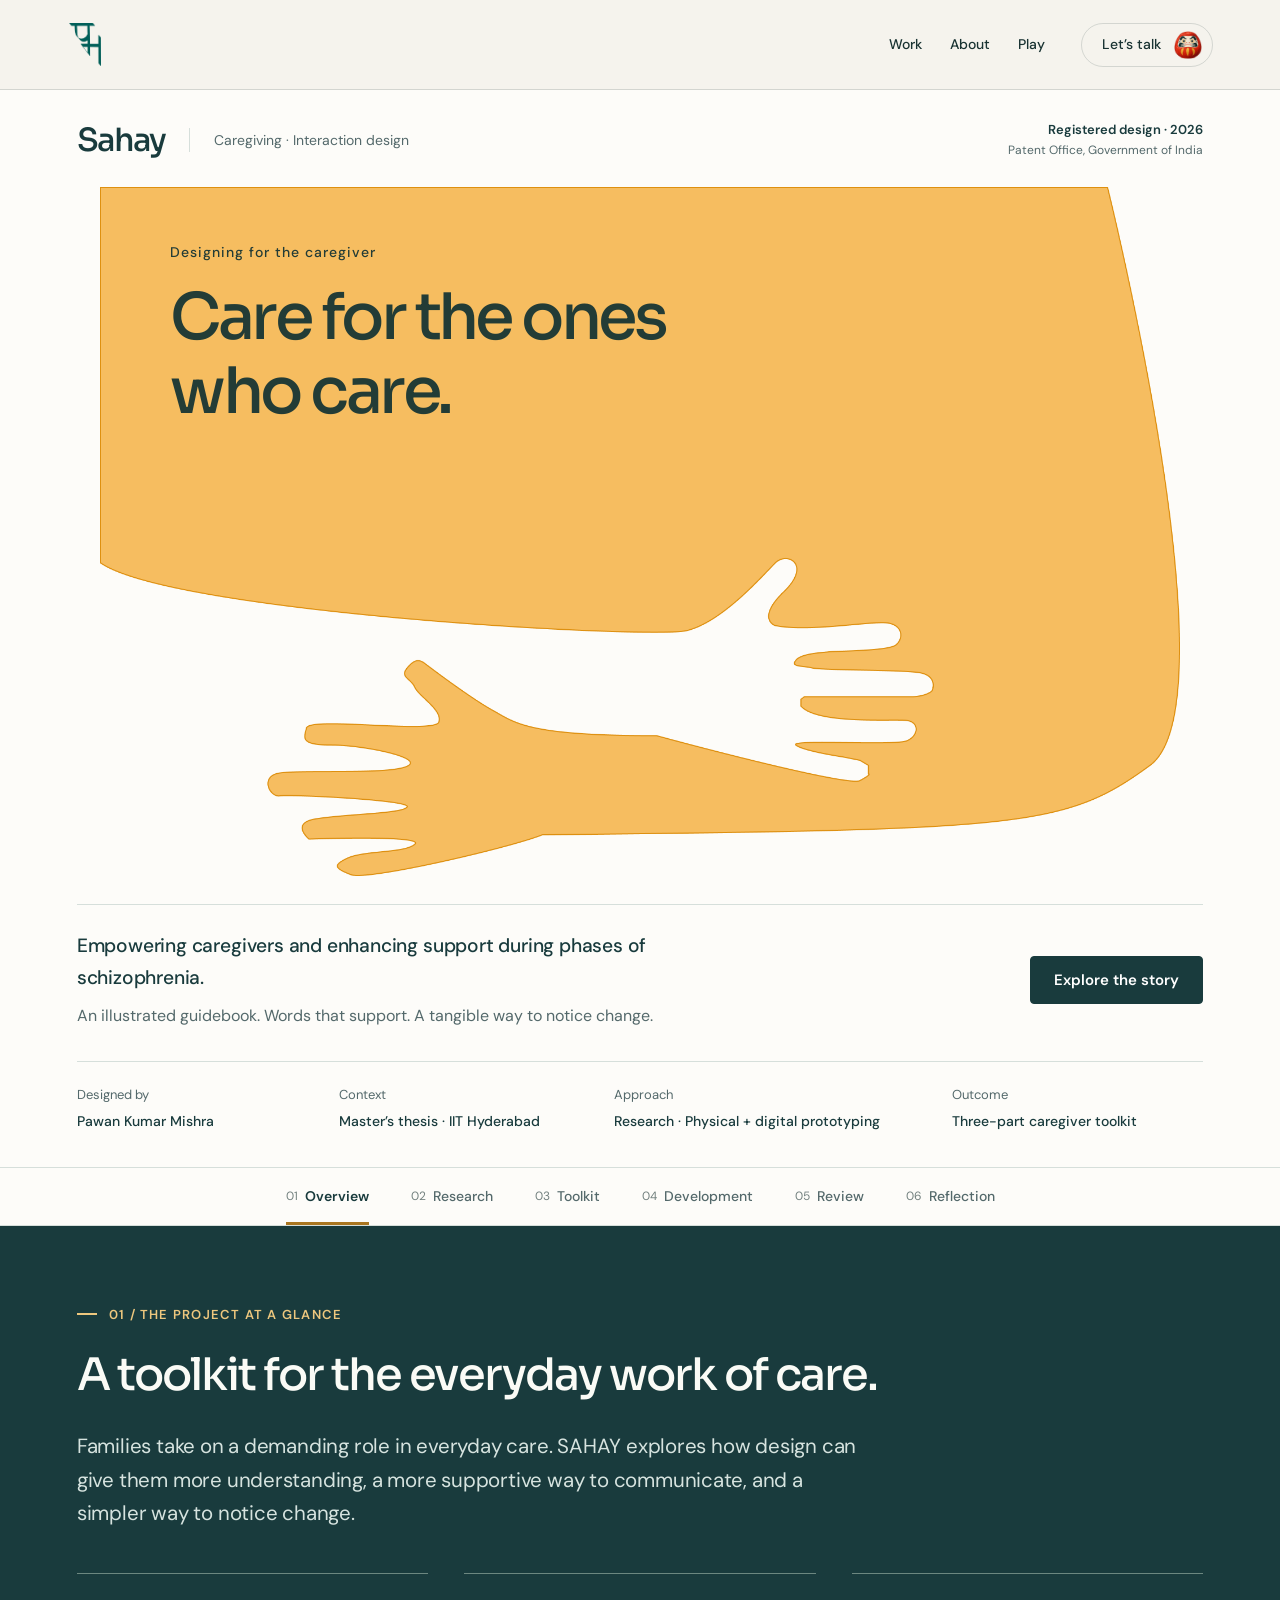
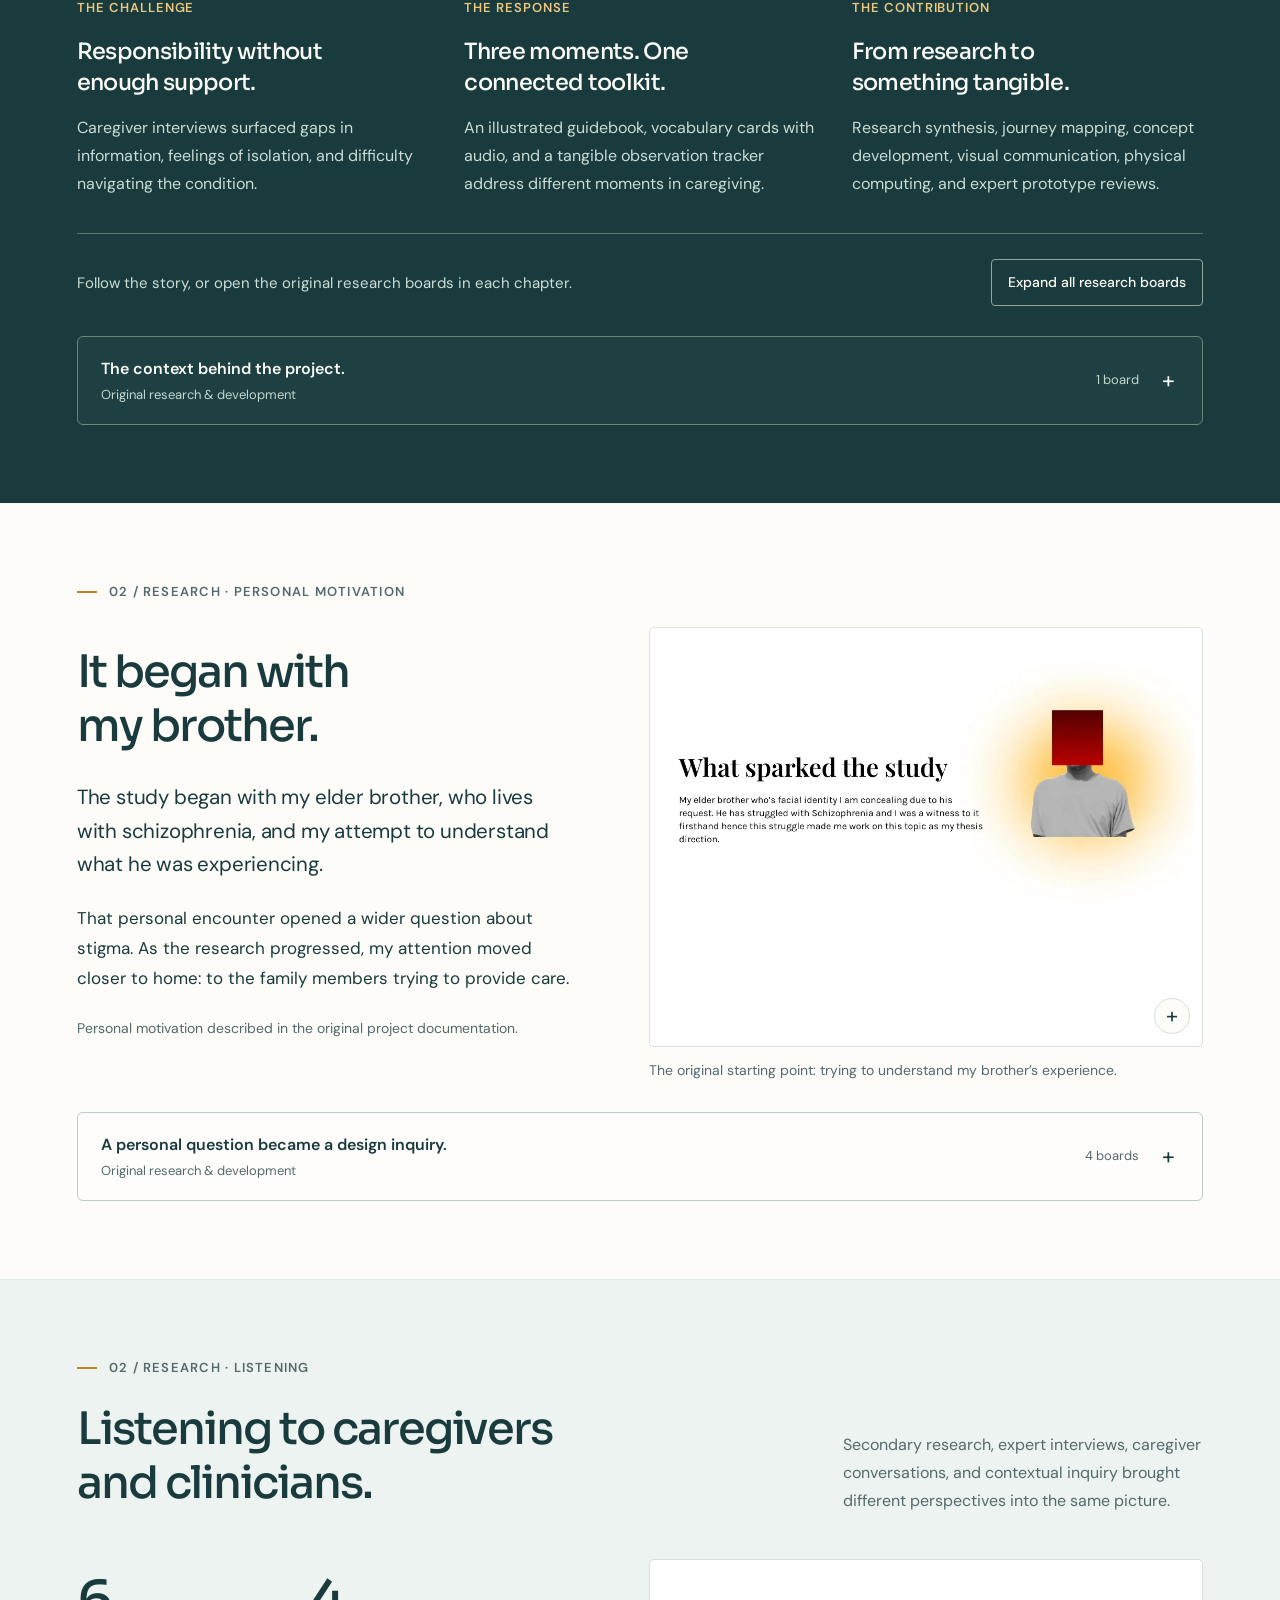
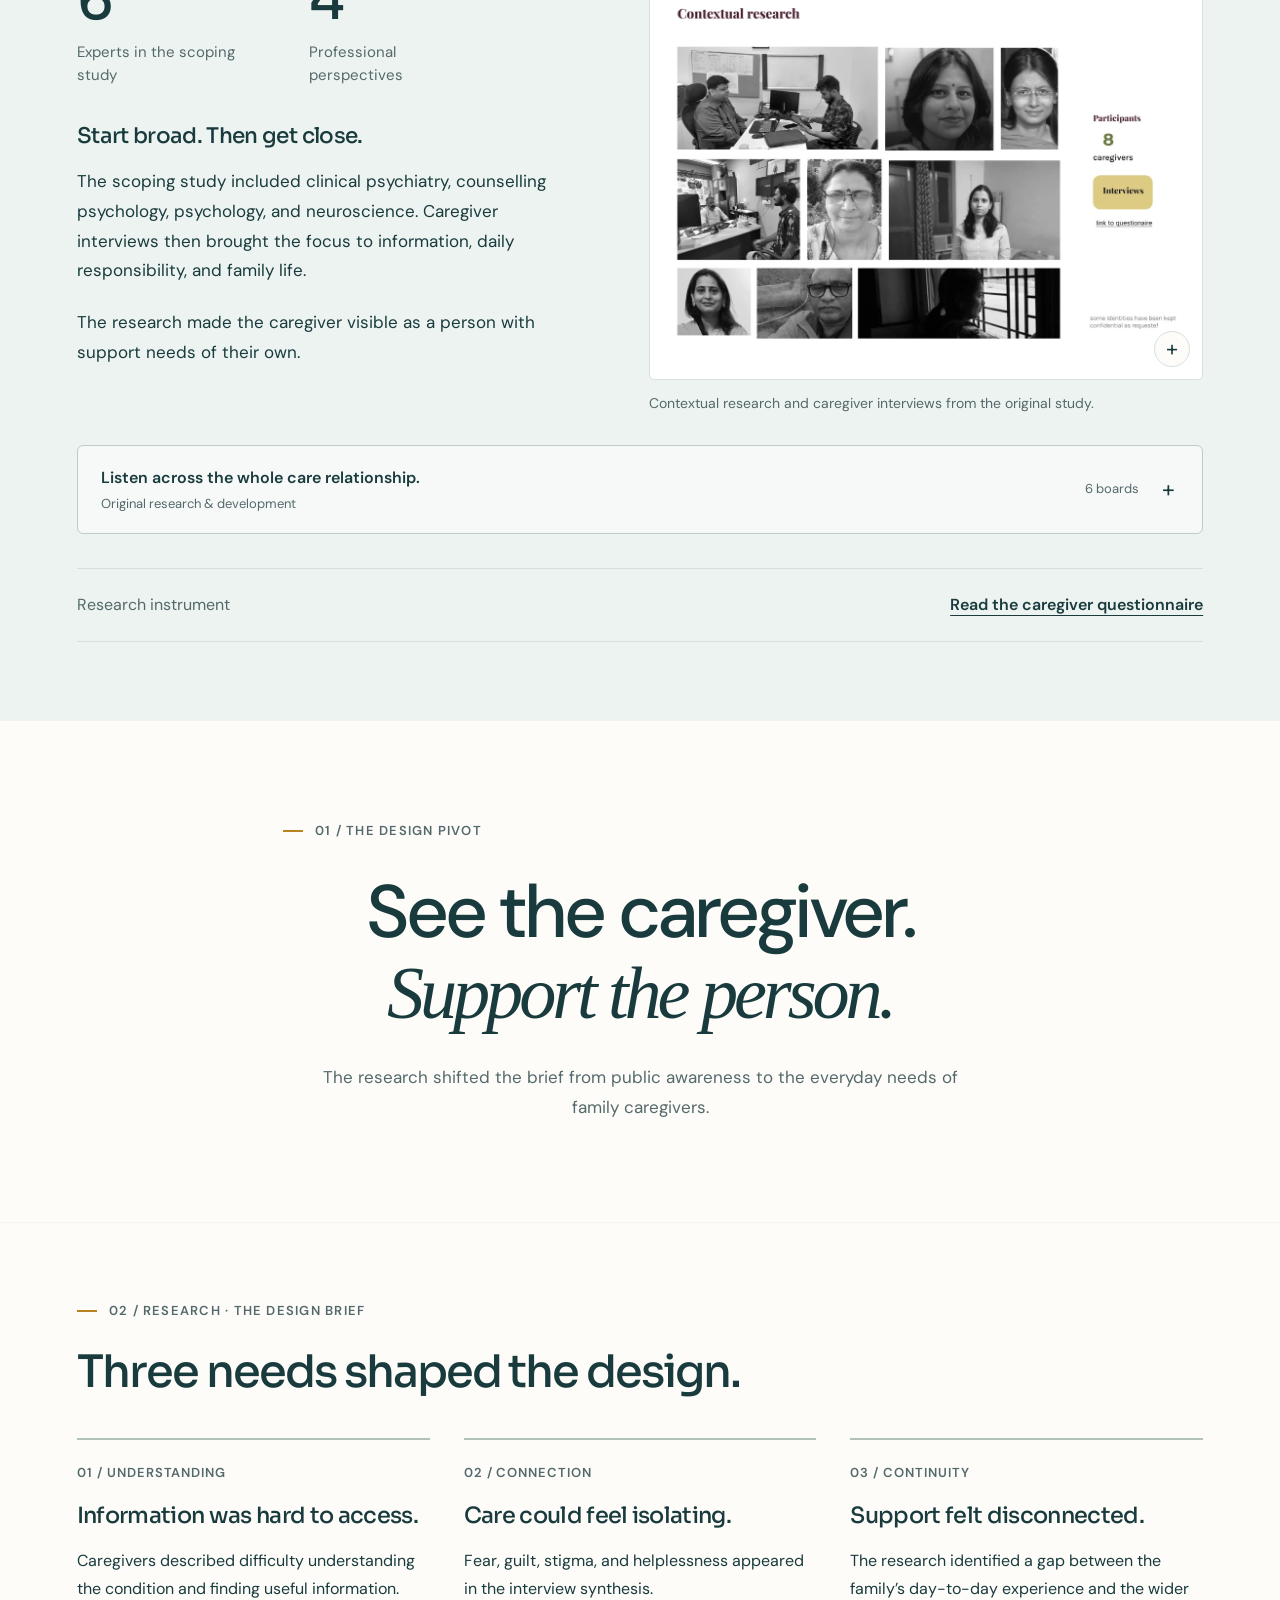
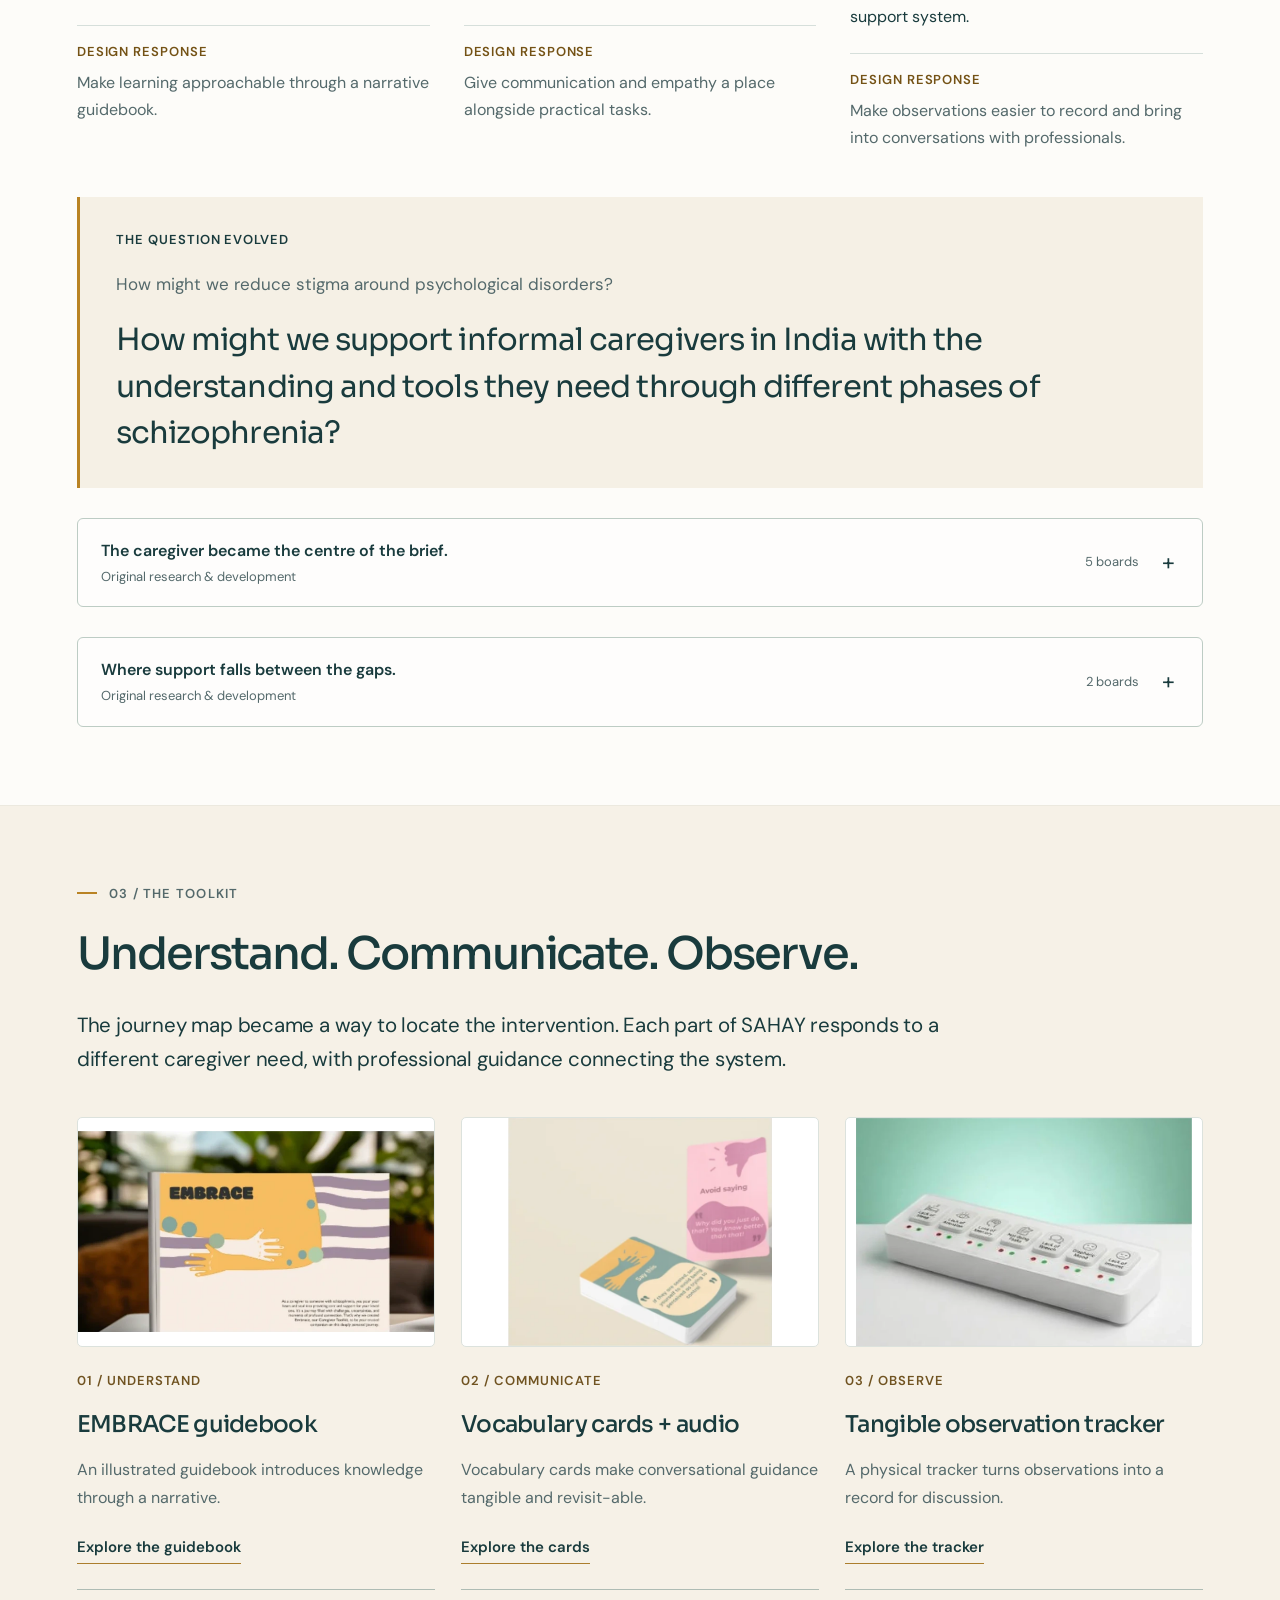
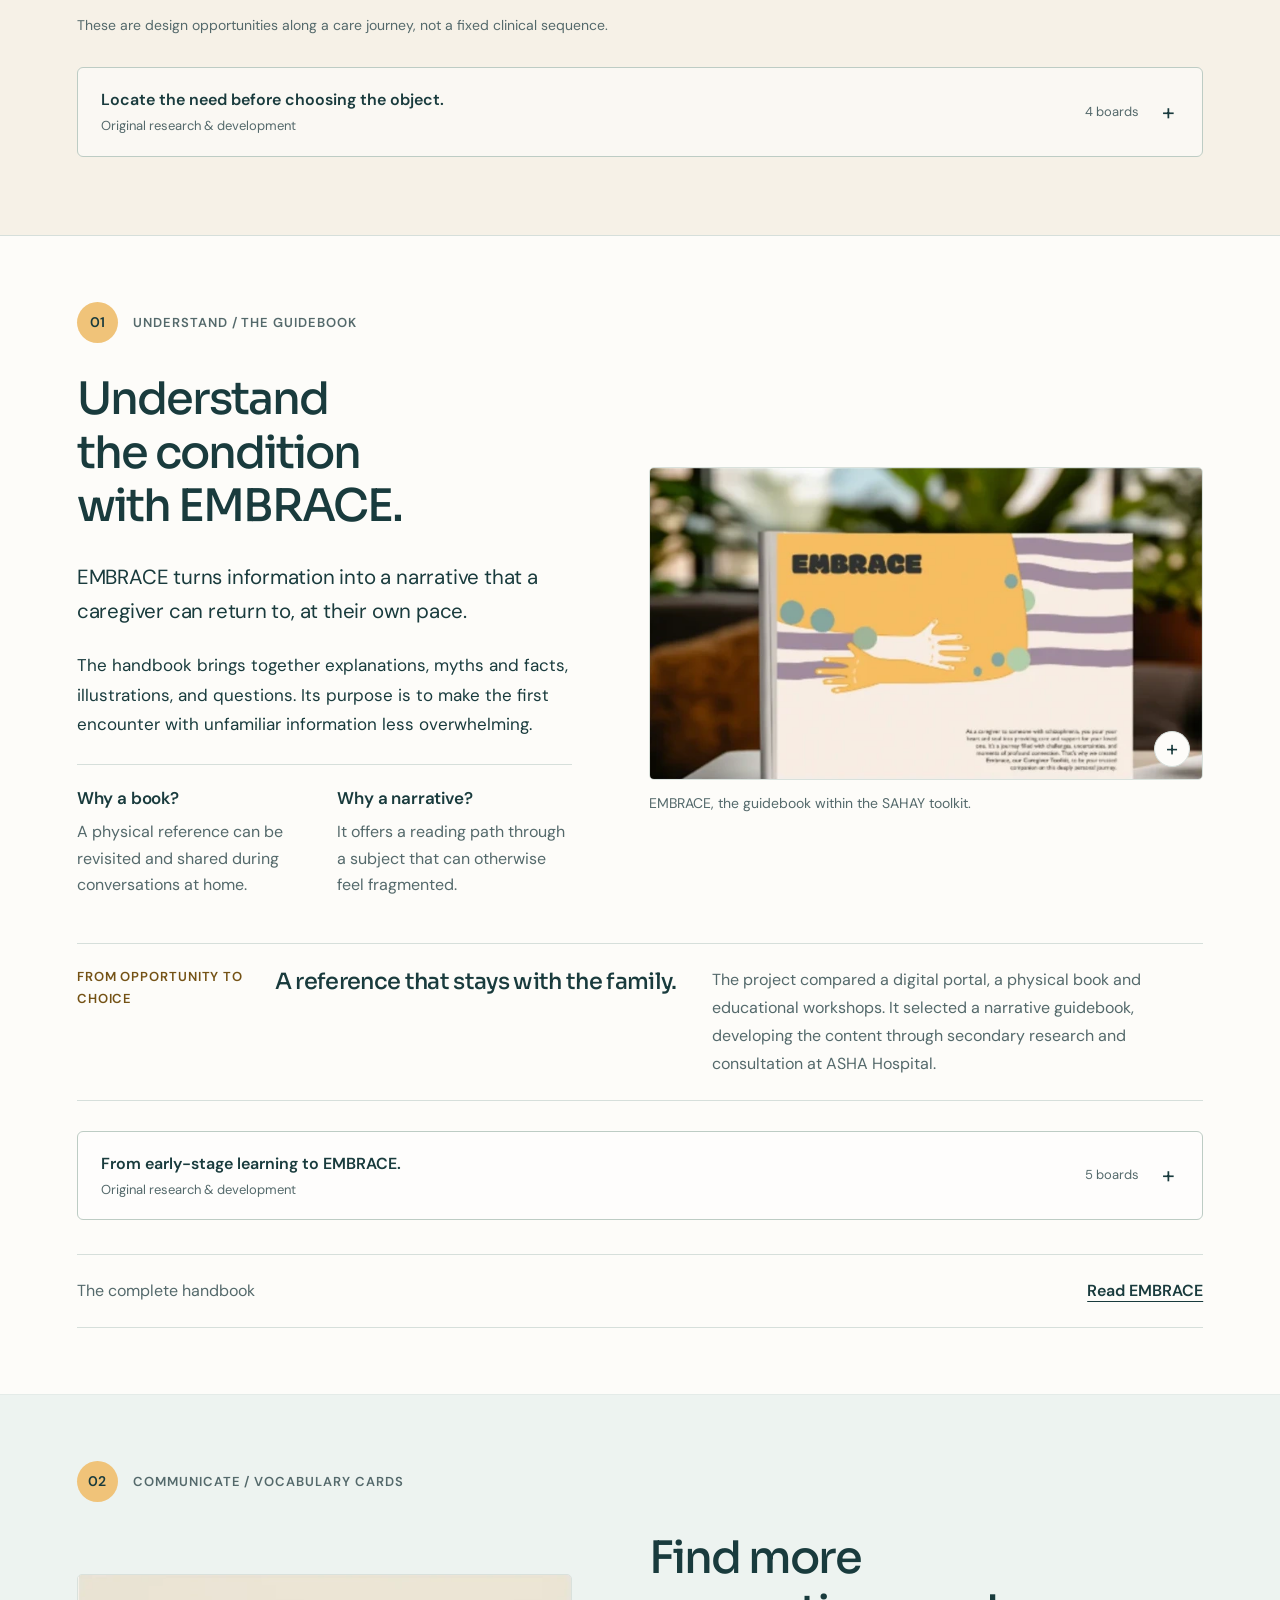
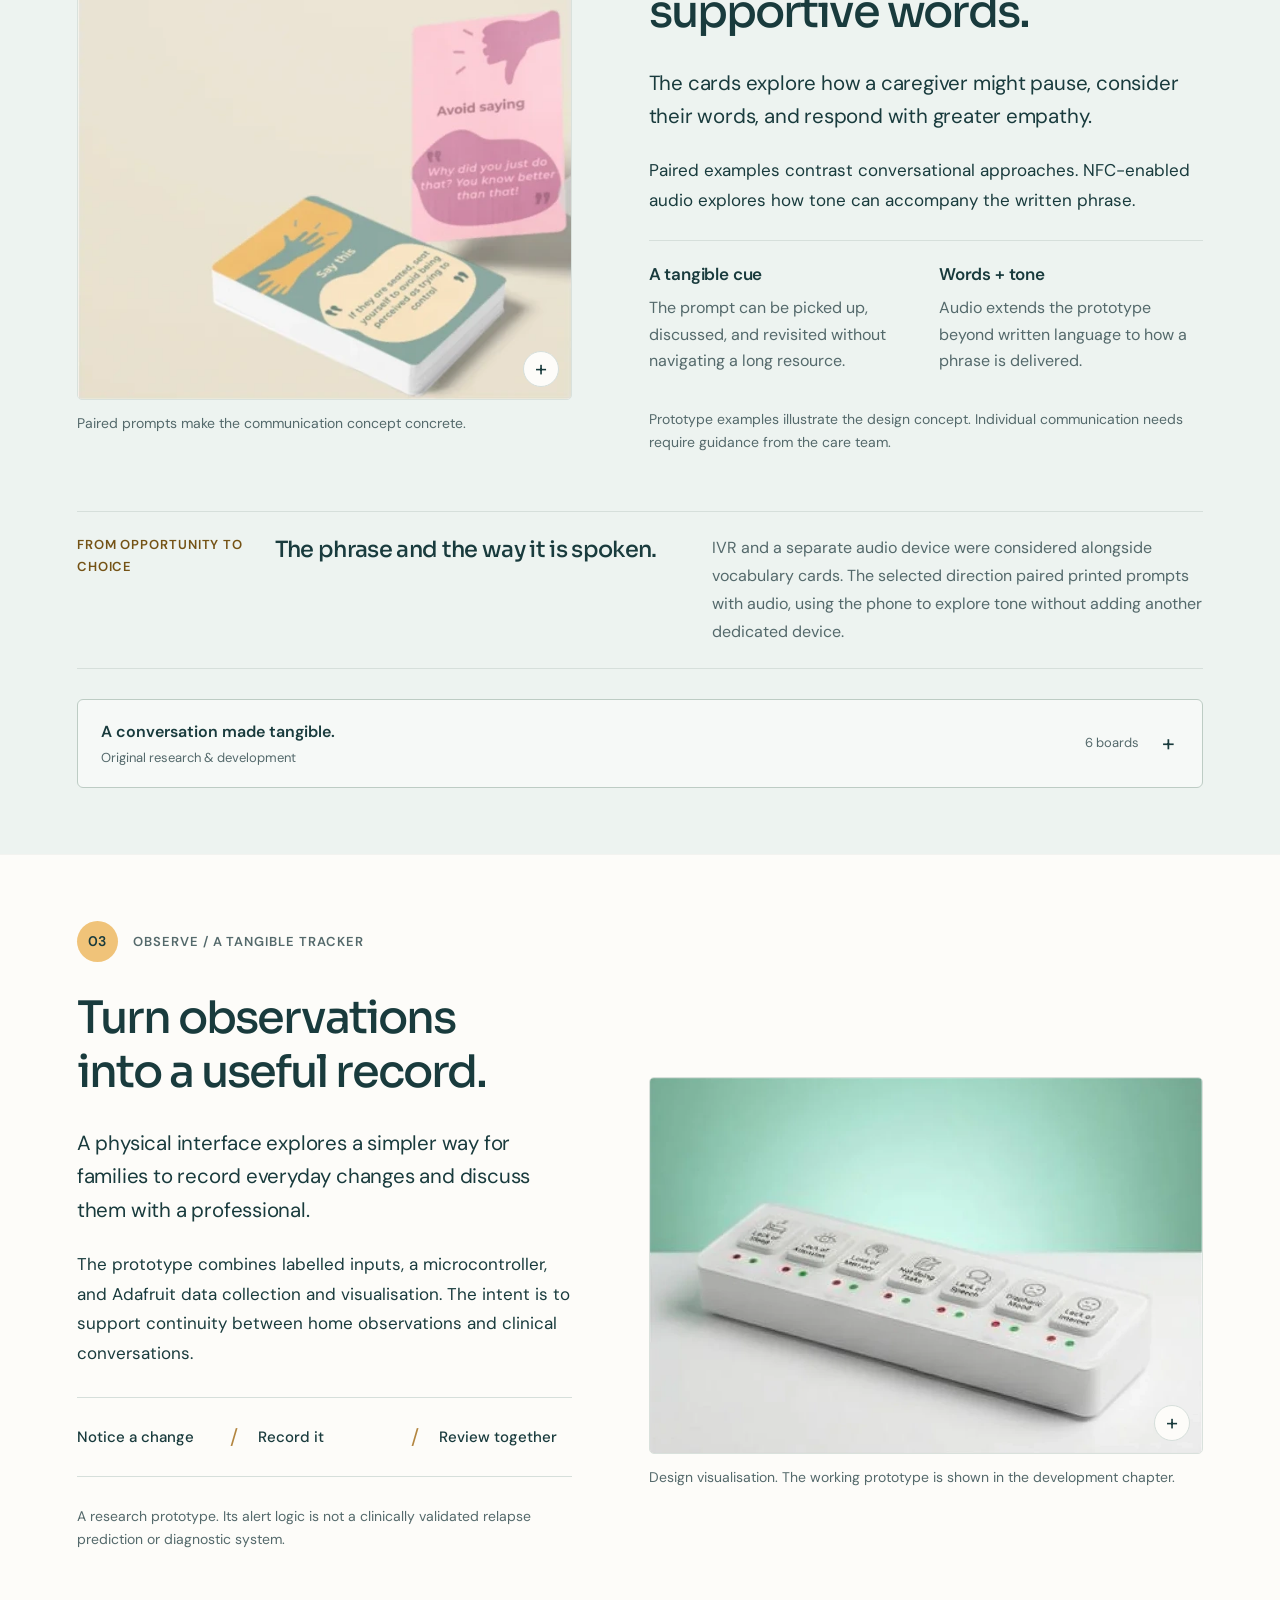
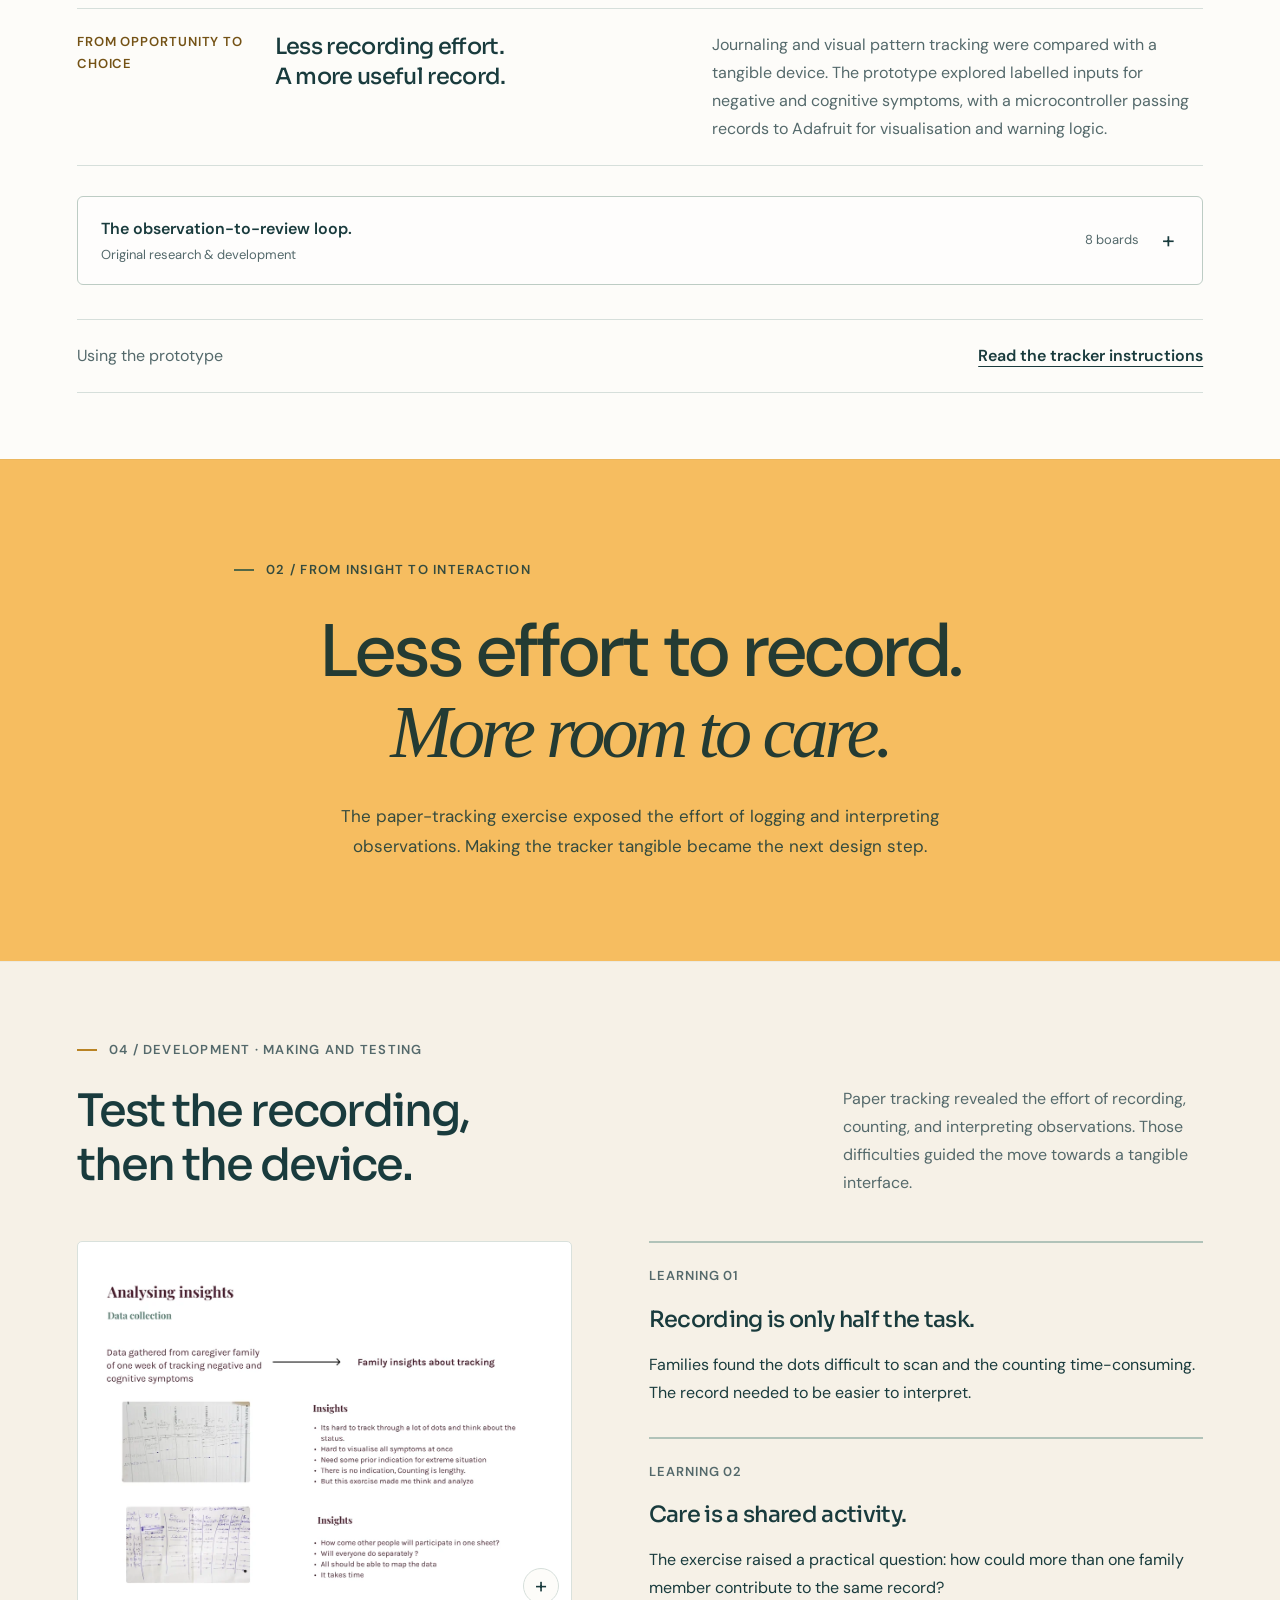
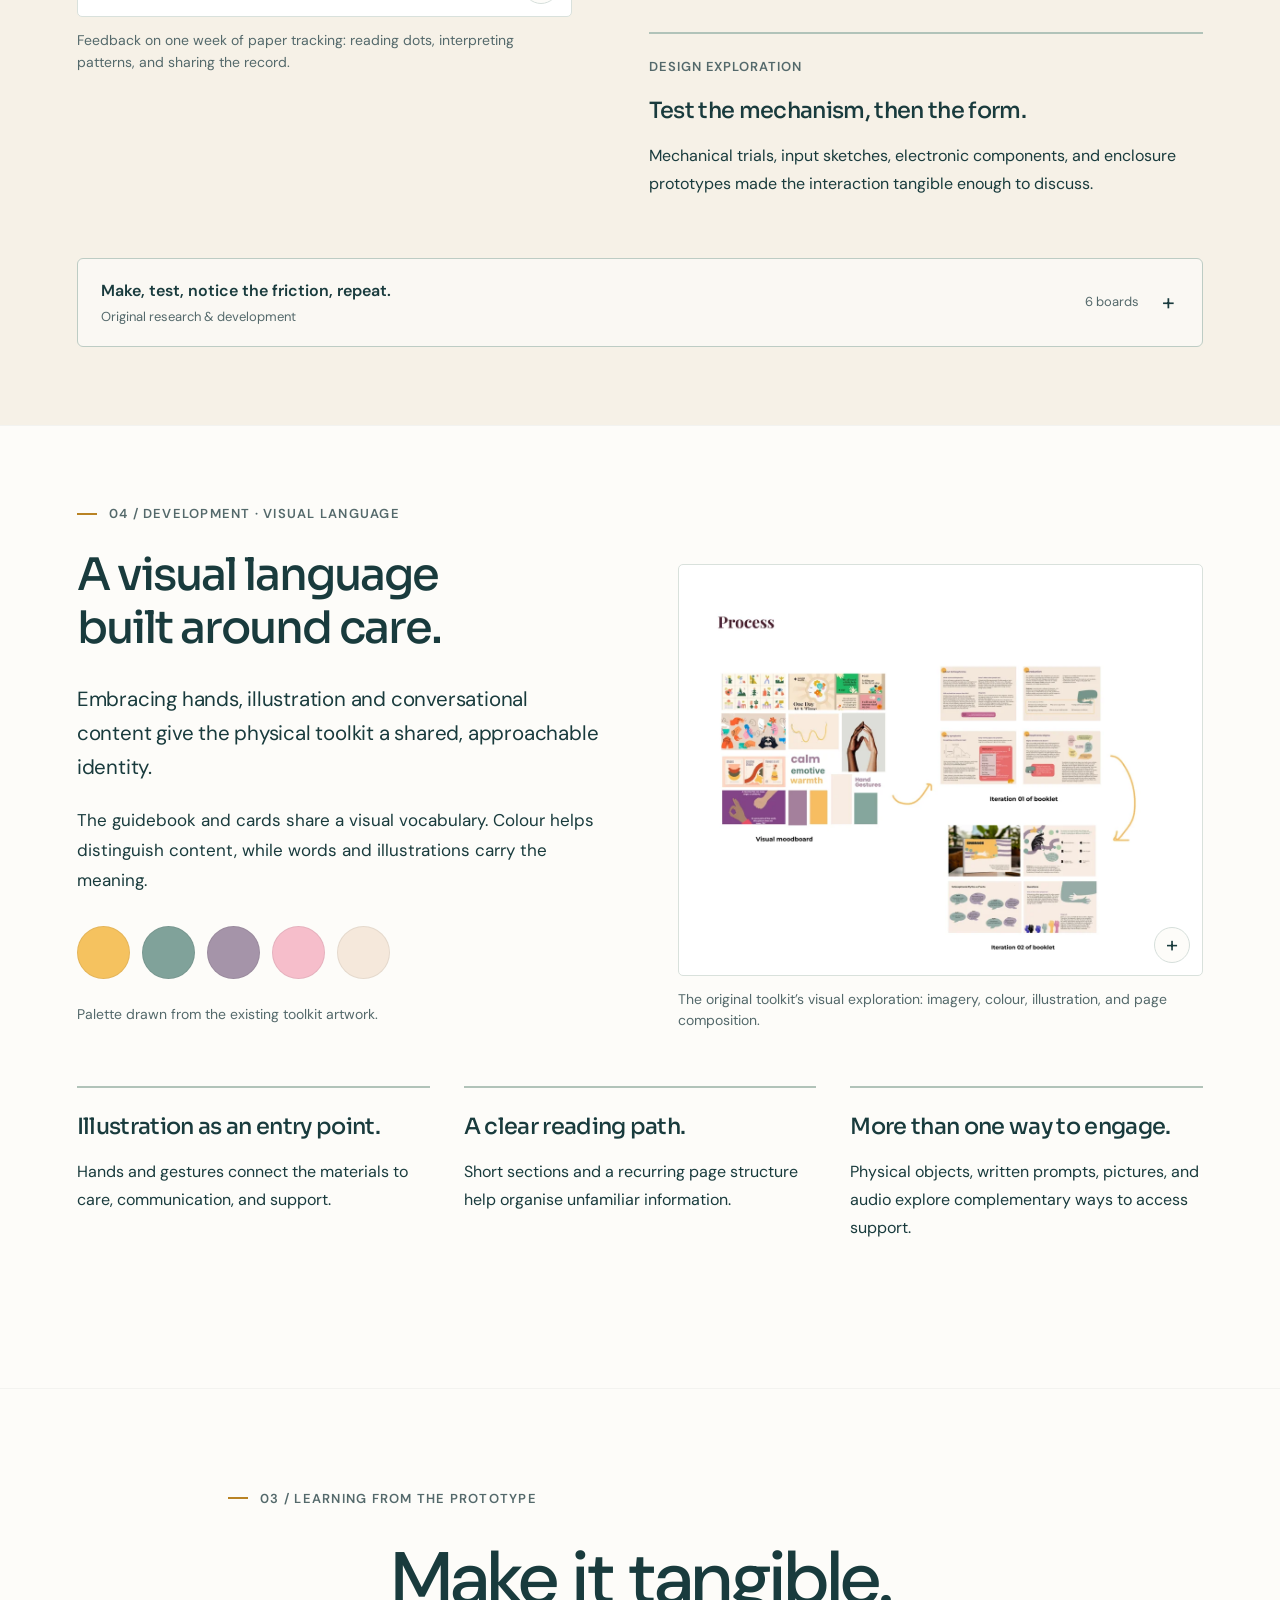
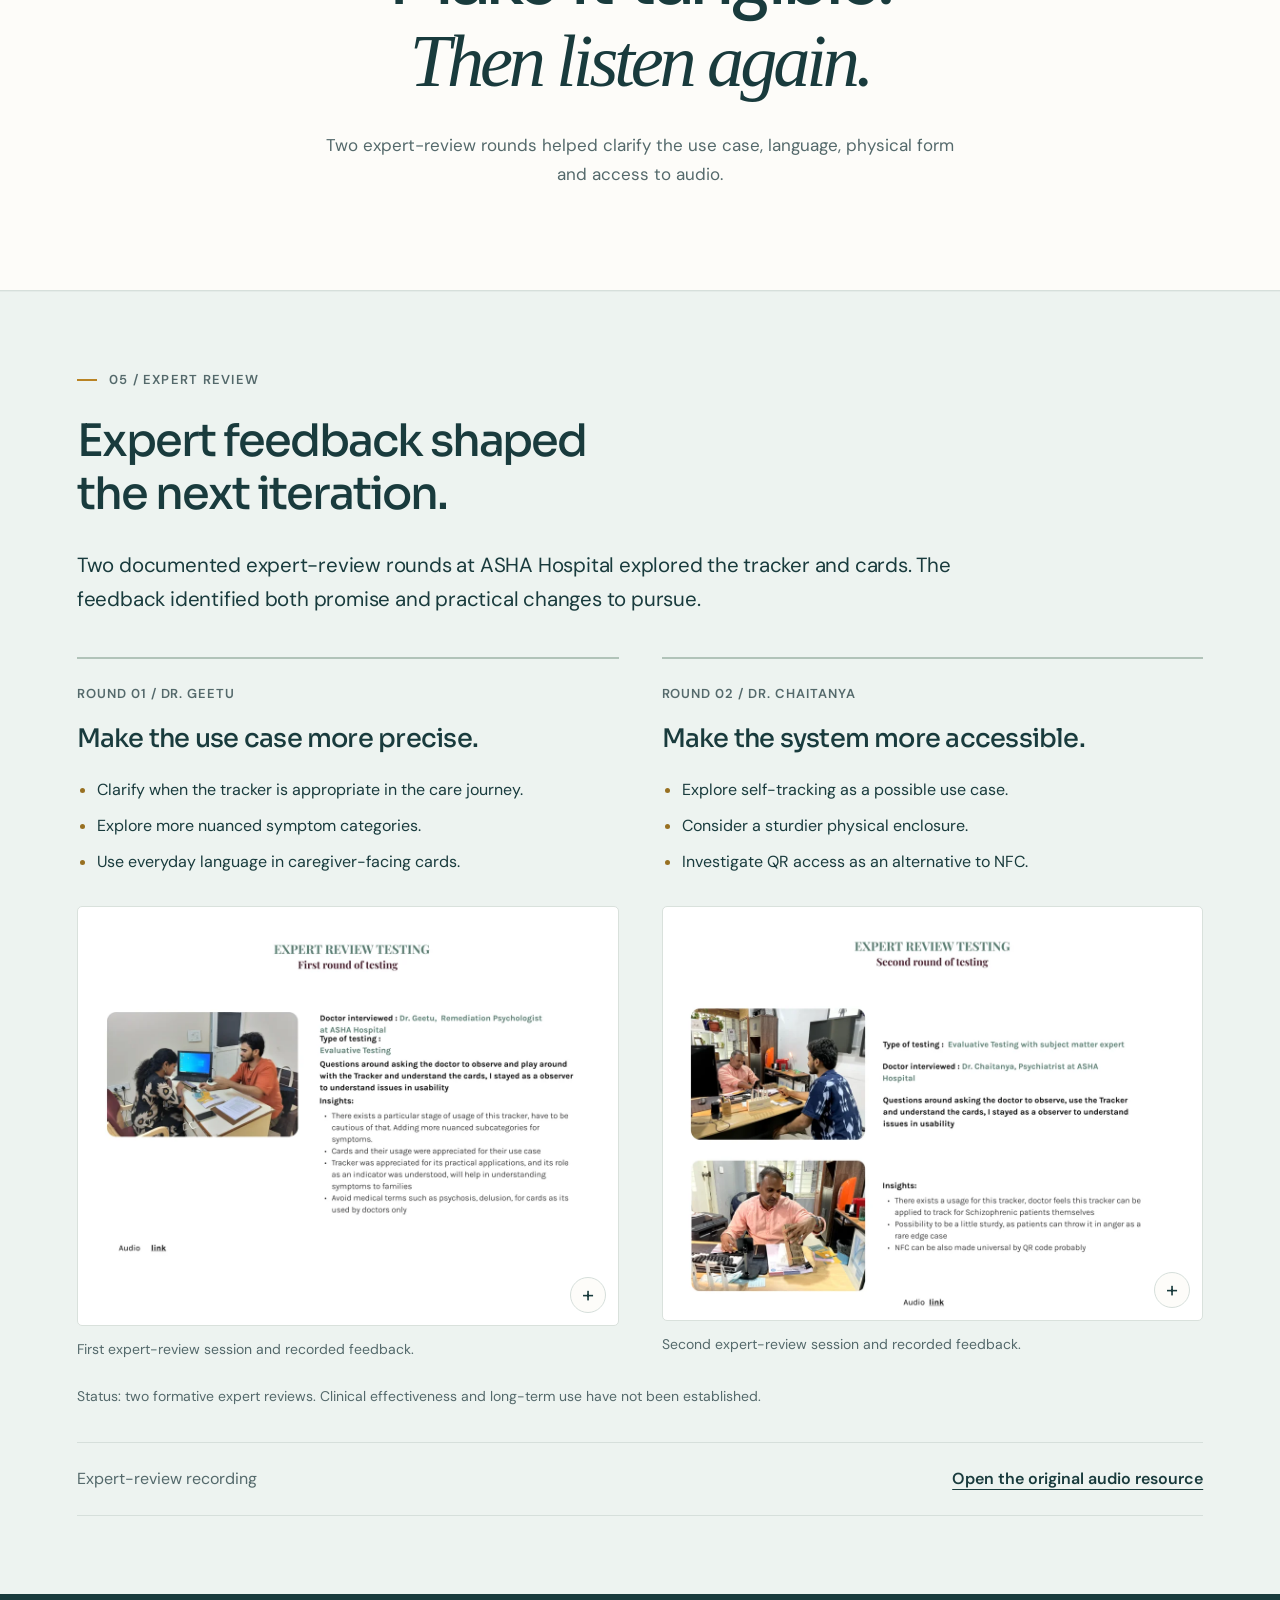
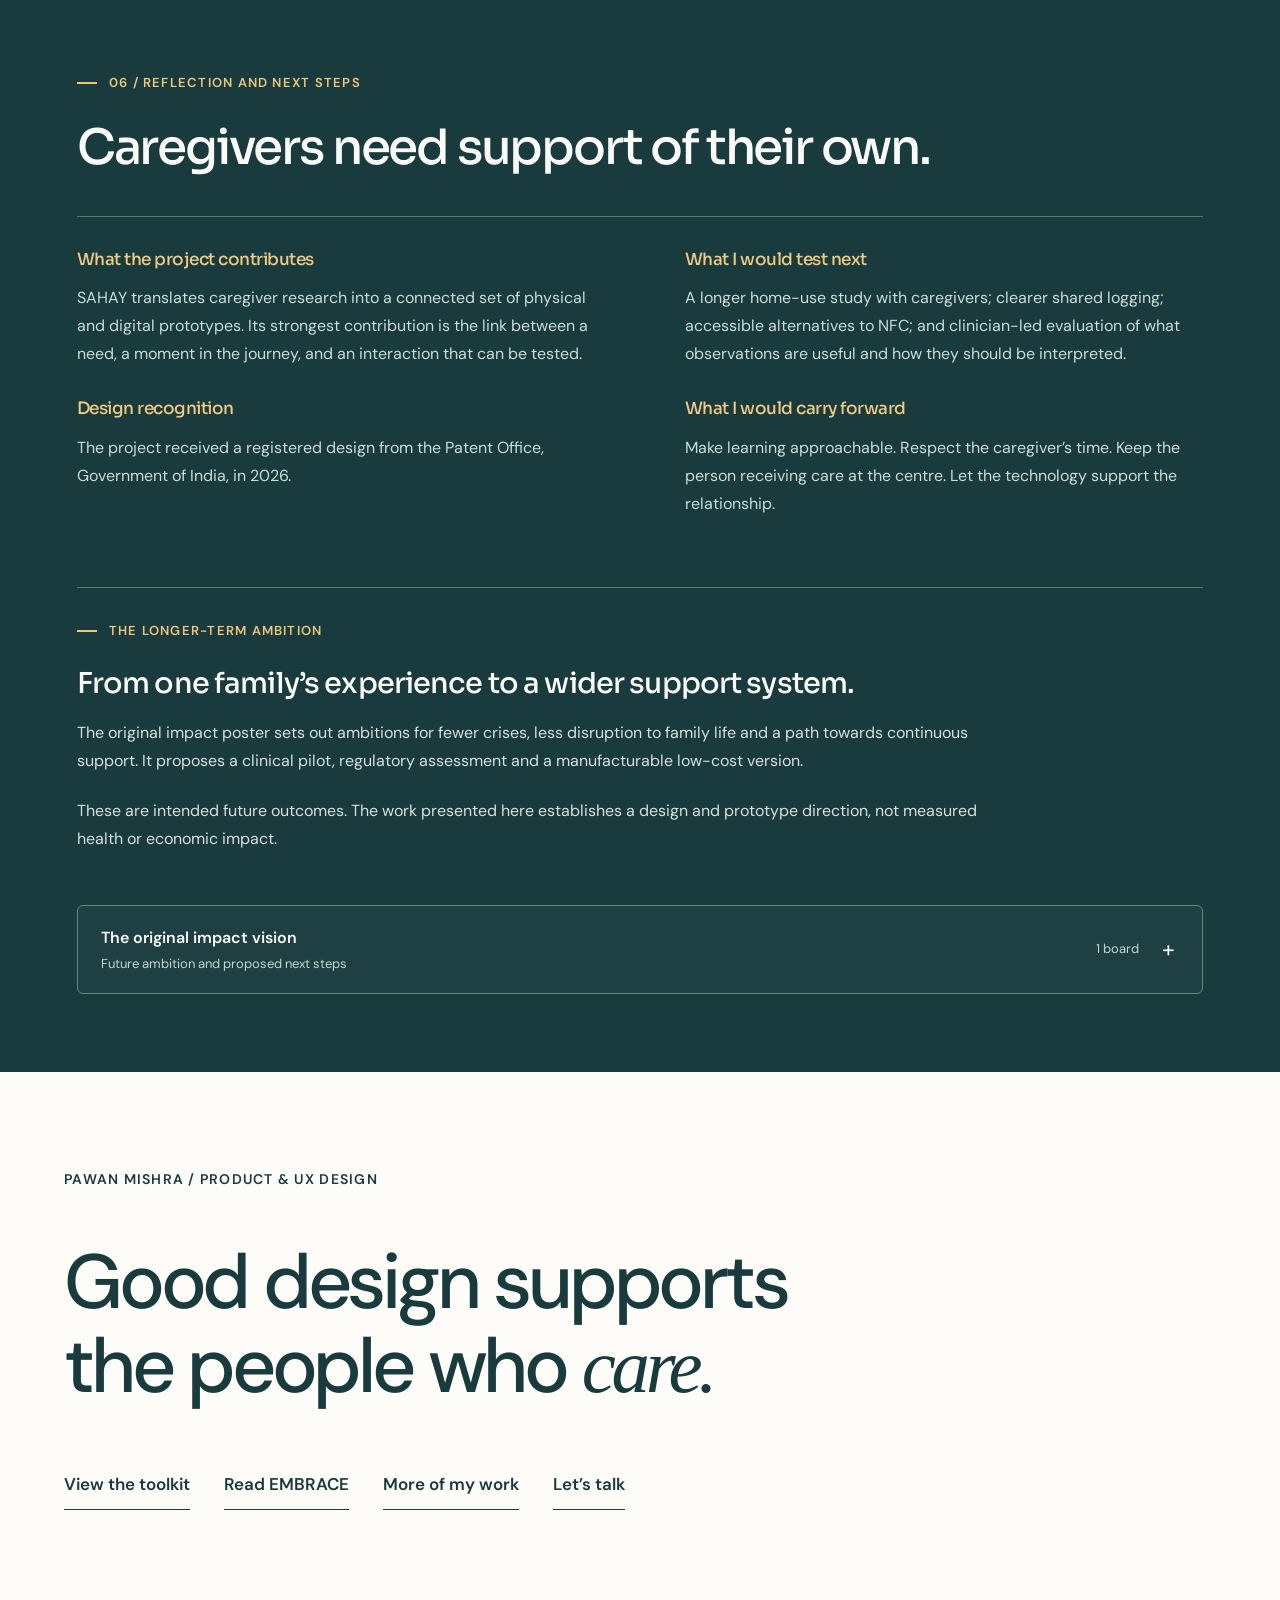
<file: projects/sahay/index.html>
<!DOCTYPE html>
<html lang="en">
<head>
<meta charset="utf-8">
<meta name="viewport" content="width=device-width,initial-scale=1">
<meta name="description" content="SAHAY — Pawan Kumar Mishra’s design journey towards a three-part toolkit for schizophrenia caregivers.">
<meta name="theme-color" content="#173b42">
<title>SAHAY — Care for the ones who care · Pawan Mishra</title>
<link rel="icon" type="image/webp" href="../../assets/logo.webp">
<link rel="stylesheet" href="styles.css">
<script src="script.js" defer></script>
<link rel="stylesheet" href="fonts.css">
<link rel="preload" href="assets/fonts/dm-sans-400.ttf" as="font" type="font/ttf" crossorigin>
<link rel="preload" href="assets/fonts/sora-500.ttf" as="font" type="font/ttf" crossorigin>
<link rel="stylesheet" href="../../portfolio-nav.css">
</head>
<body>
<a href="#main" class="skip">Skip to case study</a><div class="read-progress" aria-hidden="true"></div>
<header class="portfolio-global-header"><a class="portfolio-global-logo" href="../../index.html" aria-label="Pawan Mishra home"><img src="../../assets/logo.webp" alt="" width="32" height="43"></a><nav aria-label="Main navigation"><a href="../../index.html#work">Work</a><a href="../../about.html">About</a><a href="../../play.html">Play</a><a class="portfolio-global-contact" href="../../index.html#contact">Let’s talk <img src="../../assets/cultural-daruma.webp" alt="" width="28" height="28"></a></nav></header><main id="main"><section class="chapter hero" id="start" data-title="SAHAY" data-nav="overview"><div class="chapter-inner">
<div class="cover-masthead">
<div class="cover-identity">
<h1>Sahay</h1>
<span>Caregiving · Interaction design</span>
</div>
<a class="cover-recognition" href="resources/design-registration.pdf" rel="noopener"><span>Registered design · 2026</span><small>Patent Office, Government of India</small></a>
</div>
<div class="cover-artwork">
<img src="assets/sahay-original.png" alt="The original Sahay artwork: two embracing arms in amber, with the surrounding space left transparent" width="1912" height="1220" fetchpriority="high" decoding="async"><div class="cover-copy">
<p class="cover-kicker">Designing for the caregiver</p>
<h2>
<span>Care for the ones</span><span>who care.</span>
</h2>
</div>
</div>
<div class="cover-introduction">
<div>
<p class="lead">Empowering caregivers and enhancing support during phases of schizophrenia.</p>
<p class="hero-description">An illustrated guidebook. Words that support. A tangible way to notice change.</p>
</div>
<a class="pill fill" href="#overview">Explore the story</a>
</div>
<div class="hero-bottom">
<div>
<span>Designed by</span>Pawan Kumar Mishra</div>
<div>
<span>Context</span>Master’s thesis · IIT Hyderabad</div>
<div>
<span>Approach</span>Research · Physical + digital prototyping</div>
<div>
<span>Outcome</span>Three-part caregiver toolkit</div>
</div>
</div></section><nav class="chapter-nav" aria-label="Case-study stages"><a href="#overview"><b>01</b>Overview</a><a href="#beginning"><b>02</b>Research</a><a href="#system"><b>03</b>Toolkit</a><a href="#iterations"><b>04</b>Development</a><a href="#review"><b>05</b>Review</a><a href="#reflection"><b>06</b>Reflection</a></nav><section class="chapter intro-band" id="overview" data-title="At a glance" data-nav="overview"><div class="chapter-inner">
<p class="eyebrow">01 / The project at a glance</p>
<h2>A toolkit for the everyday work of care.</h2>
<p class="lead">Families take on a demanding role in everyday care. SAHAY explores how design can give them more understanding, a more supportive way to communicate, and a simpler way to notice change.</p>
<div class="summary-grid">
<article><span class="num">THE CHALLENGE</span><h3>Responsibility without enough support.</h3>
<p>Caregiver interviews surfaced gaps in information, feelings of isolation, and difficulty navigating the condition.</p></article><article><span class="num">THE RESPONSE</span><h3>Three moments. One connected toolkit.</h3>
<p>An illustrated guidebook, vocabulary cards with audio, and a tangible observation tracker address different moments in caregiving.</p></article><article><span class="num">THE CONTRIBUTION</span><h3>From research to something tangible.</h3>
<p>Research synthesis, journey mapping, concept development, visual communication, physical computing, and expert prototype reviews.</p></article>
</div>
<div class="reading-tools">
<p>Follow the story, or open the original research boards in each chapter.</p>
<button type="button" id="toggle-research" aria-expanded="false">Expand all research boards</button>
</div>
<details class="research-detail" id="research-detail-1"><summary><span><strong>The context behind the project.</strong><span class="detail-label">Original research &amp; development</span></span><span class="detail-count">1 board</span></summary><div class="details-content">
<div class="evidence-heading">
<div>
</div>
<p>The original background panel records the statistics and sources used during the study; the figures retain their original dates.</p>
</div>
<div class="evidence-grid"><figure class="evidence-figure"><button class="media board-frame" data-image="assets/board-02.webp" data-source="assets/board-02.webp" data-caption="Mental health in India: the original background research" aria-label="Enlarge: Mental health in India: the original background research"><img src="assets/preview-02.webp" width="1298" height="1212" alt="Mental health in India: the original background research" loading="lazy" decoding="async"><span class="zoom" aria-hidden="true">+</span></button><figcaption>Mental health in India: the original background research</figcaption></figure></div>
</div>
</details>
</div></section><section class="chapter " id="beginning" data-title="The beginning" data-nav="beginning"><div class="chapter-inner">
<p class="eyebrow">02 / Research · Personal motivation</p>
<div class="split">
<div>
<h2>It began with my brother.</h2>
<p class="lead">The study began with my elder brother, who lives with schizophrenia, and my attempt to understand what he was experiencing.</p>
<p>That personal encounter opened a wider question about stigma. As the research progressed, my attention moved closer to home: to the family members trying to provide care.</p>
<p class="source-note">Personal motivation described in the original project documentation.</p>
</div>
<div><figure><button class="media board-frame" data-image="assets/board-04.webp" data-caption="The original starting point: trying to understand my brother’s experience." aria-label="Enlarge: The original starting point: trying to understand my brother’s experience." data-source="assets/board-04.webp"><img loading="lazy" src="assets/preview-04.webp" alt="The original starting point: trying to understand my brother’s experience." width="1024" height="768" decoding="async"><span class="zoom" aria-hidden="true">+</span></button><figcaption>The original starting point: trying to understand my brother’s experience.</figcaption></figure></div>
</div>
<details class="research-detail" id="research-detail-2"><summary><span><strong>A personal question became a design inquiry.</strong><span class="detail-label">Original research &amp; development</span></span><span class="detail-count">4 boards</span></summary><div class="details-content">
<div class="evidence-heading">
<div>
</div>
<p>Films, photography and stories of illness opened the research. The first brief focused on stigma; the fieldwork would bring it closer to everyday caregiving.</p>
</div>
<div class="evidence-grid">
<figure class="evidence-figure"><button class="media board-frame" data-image="assets/board-03.webp" data-source="assets/board-03.webp" data-caption="Cultural references that opened the inquiry" aria-label="Enlarge: Cultural references that opened the inquiry"><img src="assets/preview-03.webp" width="1024" height="768" alt="Cultural references that opened the inquiry" loading="lazy" decoding="async"><span class="zoom" aria-hidden="true">+</span></button><figcaption>Cultural references that opened the inquiry</figcaption></figure><figure class="evidence-figure"><button class="media board-frame" data-image="assets/board-06.webp" data-source="assets/board-06.webp" data-caption="Secondary research: scale, access and the burden of care" aria-label="Enlarge: Secondary research: scale, access and the burden of care"><img src="assets/preview-06.webp" width="2048" height="1536" alt="Secondary research: scale, access and the burden of care" loading="lazy" decoding="async"><span class="zoom" aria-hidden="true">+</span></button><figcaption>Secondary research: scale, access and the burden of care</figcaption></figure><figure class="evidence-figure"><button class="media board-frame" data-image="assets/board-07.webp" data-source="assets/board-07.webp" data-caption="Secondary research: stigma, beliefs and hidden distress" aria-label="Enlarge: Secondary research: stigma, beliefs and hidden distress"><img src="assets/preview-07.webp" width="1536" height="1152" alt="Secondary research: stigma, beliefs and hidden distress" loading="lazy" decoding="async"><span class="zoom" aria-hidden="true">+</span></button><figcaption>Secondary research: stigma, beliefs and hidden distress</figcaption></figure><figure class="evidence-figure"><button class="media board-frame" data-image="assets/board-08.webp" data-source="assets/board-08.webp" data-caption="The initial problem statement" aria-label="Enlarge: The initial problem statement"><img src="assets/preview-08.webp" width="1024" height="768" alt="The initial problem statement" loading="lazy" decoding="async"><span class="zoom" aria-hidden="true">+</span></button><figcaption>The initial problem statement</figcaption></figure>
</div>
</div>
</details>
</div></section><section class="chapter soft" id="research" data-title="Listening" data-nav="beginning"><div class="chapter-inner">
<p class="eyebrow">02 / Research · Listening</p>
<div class="section-heading">
<h2>Listening to caregivers and clinicians.</h2>
<p>Secondary research, expert interviews, caregiver conversations, and contextual inquiry brought different perspectives into the same picture.</p>
</div>
<div class="split top">
<div>
<div class="stat-row">
<div class="stat">
<strong>6</strong><span>Experts in the scoping study</span>
</div>
<div class="stat">
<strong>4</strong><span>Professional perspectives</span>
</div>
</div>
<h3>Start broad. Then get close.</h3>
<p>The scoping study included clinical psychiatry, counselling psychology, psychology, and neuroscience. Caregiver interviews then brought the focus to information, daily responsibility, and family life.</p>
<p>The research made the caregiver visible as a person with support needs of their own.</p>
</div>
<figure><button class="media board-frame" data-image="assets/board-15.webp" data-caption="Contextual research and caregiver interviews from the original study." aria-label="Enlarge: Contextual research and caregiver interviews from the original study." data-source="assets/board-15.webp"><img loading="lazy" src="assets/preview-15.webp" alt="Contextual research and caregiver interviews from the original study." width="2400" height="1800" decoding="async"><span class="zoom" aria-hidden="true">+</span></button><figcaption>Contextual research and caregiver interviews from the original study.</figcaption></figure>
</div>
<details class="research-detail" id="research-detail-3"><summary><span><strong>Listen across the whole care relationship.</strong><span class="detail-label">Original research &amp; development</span></span><span class="detail-count">6 boards</span></summary><div class="details-content">
<div class="evidence-heading">
<div>
</div>
<p>The process brought together desk research, professional perspectives and family experience. The original interviews, synthesis and user profiles are collected here.</p>
</div>
<div class="evidence-grid">
<figure class="evidence-figure"><button class="media board-frame" data-image="assets/board-09.webp" data-source="assets/board-09.webp" data-caption="The design process: empathise, synthesise, ideate and test" aria-label="Enlarge: The design process: empathise, synthesise, ideate and test"><img src="assets/preview-09.webp" width="1360" height="894" alt="The design process: empathise, synthesise, ideate and test" loading="lazy" decoding="async"><span class="zoom" aria-hidden="true">+</span></button><figcaption>The design process: empathise, synthesise, ideate and test</figcaption></figure><figure class="evidence-figure"><button class="media board-frame" data-image="assets/board-10.webp" data-source="assets/board-10.webp" data-caption="The scoping study and six expert interviews" aria-label="Enlarge: The scoping study and six expert interviews"><img src="assets/preview-10.webp" width="2048" height="1536" alt="The scoping study and six expert interviews" loading="lazy" decoding="async"><span class="zoom" aria-hidden="true">+</span></button><figcaption>The scoping study and six expert interviews</figcaption></figure><figure class="evidence-figure"><button class="media board-frame" data-image="assets/board-11.webp" data-source="assets/board-11.webp" data-caption="Insights from psychiatrists, psychologists and neuroscience" aria-label="Enlarge: Insights from psychiatrists, psychologists and neuroscience"><img src="assets/preview-11.webp" width="2400" height="1800" alt="Insights from psychiatrists, psychologists and neuroscience" loading="lazy" decoding="async"><span class="zoom" aria-hidden="true">+</span></button><figcaption>Insights from psychiatrists, psychologists and neuroscience</figcaption></figure><figure class="evidence-figure"><button class="media board-frame" data-image="assets/board-16.webp" data-source="assets/board-16.webp" data-caption="Caregiver field interviews: the original synthesis" aria-label="Enlarge: Caregiver field interviews: the original synthesis"><img src="assets/preview-16.webp" width="2048" height="1536" alt="Caregiver field interviews: the original synthesis" loading="lazy" decoding="async"><span class="zoom" aria-hidden="true">+</span></button><figcaption>Caregiver field interviews: the original synthesis</figcaption></figure><figure class="evidence-figure"><button class="media board-frame" data-image="assets/board-17.webp" data-source="assets/board-17.webp" data-caption="Themes from the interviews: isolation, knowledge and responsibility" aria-label="Enlarge: Themes from the interviews: isolation, knowledge and responsibility"><img src="assets/preview-17.webp" width="2400" height="1800" alt="Themes from the interviews: isolation, knowledge and responsibility" loading="lazy" decoding="async"><span class="zoom" aria-hidden="true">+</span></button><figcaption>Themes from the interviews: isolation, knowledge and responsibility</figcaption></figure><figure class="evidence-figure"><button class="media board-frame" data-image="assets/board-19.webp" data-source="assets/board-19.webp" data-caption="Primary and secondary user profiles: caregiver and psychiatrist" aria-label="Enlarge: Primary and secondary user profiles: caregiver and psychiatrist"><img src="assets/preview-19.webp" width="2400" height="1800" alt="Primary and secondary user profiles: caregiver and psychiatrist" loading="lazy" decoding="async"><span class="zoom" aria-hidden="true">+</span></button><figcaption>Primary and secondary user profiles: caregiver and psychiatrist</figcaption></figure>
</div>
</div>
</details><div class="inline-resource">
<span>Research instrument</span><a href="https://drive.google.com/file/d/1nVctXYe2_mB6oU4OfF-JOljNgyQfN4lE/view?usp=drive_link" rel="noopener">Read the caregiver questionnaire</a>
</div>
</div></section><section class="chapter milestone milestone-focus" id="milestone-focus" data-nav="beginning" data-title="01 / The design pivot"><div class="chapter-inner">
<p class="eyebrow">01 / The design pivot</p>
<h2>See the caregiver.<br><em>Support the person.</em>
</h2>
<p class="milestone-context">The research shifted the brief from public awareness to the everyday needs of family caregivers.</p>
</div></section><section class="chapter " id="insights" data-title="The turning point" data-nav="beginning"><div class="chapter-inner">
<p class="eyebrow">02 / Research · The design brief</p>
<h2>Three needs shaped the design.</h2>
<div class="insights">
<article class="insight"><span class="num">01 / UNDERSTANDING</span><h3>Information was hard to access.</h3>
<p>Caregivers described difficulty understanding the condition and finding useful information.</p>
<div class="decision">
<b>Design response</b>Make learning approachable through a narrative guidebook.</div></article><article class="insight"><span class="num">02 / CONNECTION</span><h3>Care could feel isolating.</h3>
<p>Fear, guilt, stigma, and helplessness appeared in the interview synthesis.</p>
<div class="decision">
<b>Design response</b>Give communication and empathy a place alongside practical tasks.</div></article><article class="insight"><span class="num">03 / CONTINUITY</span><h3>Support felt disconnected.</h3>
<p>The research identified a gap between the family’s day-to-day experience and the wider support system.</p>
<div class="decision">
<b>Design response</b>Make observations easier to record and bring into conversations with professionals.</div></article>
</div>
<div class="pivot">
<span class="label">The question evolved</span><p class="old">How might we reduce stigma around psychological disorders?</p>
<p>How might we support informal caregivers in India with the understanding and tools they need through different phases of schizophrenia?</p>
</div>
<details class="research-detail" id="research-detail-4"><summary><span><strong>The caregiver became the centre of the brief.</strong><span class="detail-label">Original research &amp; development</span></span><span class="detail-count">5 boards</span></summary><div class="details-content">
<div class="evidence-heading">
<div>
</div>
<p>The direction was narrowed against feasibility, access and testing. A stakeholder workshop then connected the caregiver’s daily role to specific intervention opportunities.</p>
</div>
<div class="evidence-grid">
<figure class="evidence-figure"><button class="media board-frame" data-image="assets/board-12.webp" data-source="assets/board-12.webp" data-caption="Choosing a direction: five possible areas of intervention" aria-label="Enlarge: Choosing a direction: five possible areas of intervention"><img src="assets/preview-12.webp" width="2400" height="1800" alt="Choosing a direction: five possible areas of intervention" loading="lazy" decoding="async"><span class="zoom" aria-hidden="true">+</span></button><figcaption>Choosing a direction: five possible areas of intervention</figcaption></figure><figure class="evidence-figure"><button class="media board-frame" data-image="assets/board-13.webp" data-source="assets/board-13.webp" data-caption="The refined problem statement: supporting informal caregivers" aria-label="Enlarge: The refined problem statement: supporting informal caregivers"><img src="assets/preview-13.webp" width="1024" height="691" alt="The refined problem statement: supporting informal caregivers" loading="lazy" decoding="async"><span class="zoom" aria-hidden="true">+</span></button><figcaption>The refined problem statement: supporting informal caregivers</figcaption></figure><figure class="evidence-figure"><button class="media board-frame" data-image="assets/board-21.webp" data-source="assets/board-21.webp" data-caption="A route through psychiatrists and therapists" aria-label="Enlarge: A route through psychiatrists and therapists"><img src="assets/preview-21.webp" width="2400" height="1800" alt="A route through psychiatrists and therapists" loading="lazy" decoding="async"><span class="zoom" aria-hidden="true">+</span></button><figcaption>A route through psychiatrists and therapists</figcaption></figure><figure class="evidence-figure"><button class="media board-frame" data-image="assets/board-22.webp" data-source="assets/board-22.webp" data-caption="Stakeholder workshop: ideation and concept validation" aria-label="Enlarge: Stakeholder workshop: ideation and concept validation"><img src="assets/preview-22.webp" width="2400" height="1800" alt="Stakeholder workshop: ideation and concept validation" loading="lazy" decoding="async"><span class="zoom" aria-hidden="true">+</span></button><figcaption>Stakeholder workshop: ideation and concept validation</figcaption></figure><figure class="evidence-figure"><button class="media board-frame" data-image="assets/board-23.webp" data-source="assets/board-23.webp" data-caption="Workshop findings: symptoms, interaction and continuity of care" aria-label="Enlarge: Workshop findings: symptoms, interaction and continuity of care"><img src="assets/preview-23.webp" width="2400" height="1800" alt="Workshop findings: symptoms, interaction and continuity of care" loading="lazy" decoding="async"><span class="zoom" aria-hidden="true">+</span></button><figcaption>Workshop findings: symptoms, interaction and continuity of care</figcaption></figure>
</div>
</div>
</details><details class="research-detail" id="research-detail-5"><summary><span><strong>Where support falls between the gaps.</strong><span class="detail-label">Original research &amp; development</span></span><span class="detail-count">2 boards</span></summary><div class="details-content">
<div class="evidence-heading">
<div>
</div>
<p>The original framing posters examine episodic care, patient-facing tools, caregiver support and crisis response. Their broad clinical claims are project framing, not validated findings from this prototype.</p>
</div>
<div class="evidence-grid posters">
<figure class="evidence-figure"><button class="media board-frame" data-image="assets/board-14.webp" data-source="assets/board-14.webp" data-caption="The original problem-framing poster" aria-label="Enlarge: The original problem-framing poster"><img src="assets/preview-14.webp" width="1737" height="2400" alt="The original problem-framing poster" loading="lazy" decoding="async"><span class="zoom" aria-hidden="true">+</span></button><figcaption>The original problem-framing poster</figcaption></figure><figure class="evidence-figure"><button class="media board-frame" data-image="assets/board-18.webp" data-source="assets/board-18.webp" data-caption="The original critique of existing care approaches" aria-label="Enlarge: The original critique of existing care approaches"><img src="assets/preview-18.webp" width="1422" height="2400" alt="The original critique of existing care approaches" loading="lazy" decoding="async"><span class="zoom" aria-hidden="true">+</span></button><figcaption>The original critique of existing care approaches</figcaption></figure>
</div>
</div>
</details>
</div></section><section class="chapter warm" id="system" data-title="The toolkit" data-nav="system"><div class="chapter-inner">
<p class="eyebrow">03 / The toolkit</p>
<h2>Understand. Communicate. Observe.</h2>
<p class="lead">The journey map became a way to locate the intervention. Each part of SAHAY responds to a different caregiver need, with professional guidance connecting the system.</p>
<div class="journey">
<a href="#guidebook"><img class="journey-image" src="assets/book.webp" alt="EMBRACE guidebook" loading="lazy" width="600" height="360"><span class="num">01 / UNDERSTAND</span><h3>EMBRACE guidebook</h3>
<p>An illustrated guidebook introduces knowledge through a narrative.</p>
<strong>Explore the guidebook</strong></a><a href="#cards"><img class="journey-image" src="assets/cards.webp" alt="Vocabulary cards" loading="lazy" width="600" height="360"><span class="num">02 / COMMUNICATE</span><h3>Vocabulary cards + audio</h3>
<p>Vocabulary cards make conversational guidance tangible and revisit-able.</p>
<strong>Explore the cards</strong></a><a href="#tracker"><img class="journey-image" src="assets/tracker.webp" alt="Observation tracker" loading="lazy" width="600" height="360"><span class="num">03 / OBSERVE</span><h3>Tangible observation tracker</h3>
<p>A physical tracker turns observations into a record for discussion.</p>
<strong>Explore the tracker</strong></a>
</div>
<p class="source-note">These are design opportunities along a care journey, not a fixed clinical sequence.</p>
<details class="research-detail" id="research-detail-6"><summary><span><strong>Locate the need before choosing the object.</strong><span class="detail-label">Original research &amp; development</span></span><span class="detail-count">4 boards</span></summary><div class="details-content">
<div class="evidence-heading">
<div>
</div>
<p>The illustrated journey was translated into phases, opportunities and design criteria. Together they explain why the project became a toolkit.</p>
</div>
<div class="evidence-grid">
<figure class="evidence-figure"><button class="media board-frame" data-image="assets/board-20.webp" data-source="assets/board-20.webp" data-caption="The illustrated patient journey, developed through interviews" aria-label="Enlarge: The illustrated patient journey, developed through interviews"><img src="assets/preview-20.webp" width="2400" height="1800" alt="The illustrated patient journey, developed through interviews" loading="lazy" decoding="async"><span class="zoom" aria-hidden="true">+</span></button><figcaption>The illustrated patient journey, developed through interviews</figcaption></figure><figure class="evidence-figure"><button class="media board-frame" data-image="assets/board-24.webp" data-source="assets/board-24.webp" data-caption="The caregiver’s role across the patient journey" aria-label="Enlarge: The caregiver’s role across the patient journey"><img src="assets/preview-24.webp" width="2400" height="1800" alt="The caregiver’s role across the patient journey" loading="lazy" decoding="async"><span class="zoom" aria-hidden="true">+</span></button><figcaption>The caregiver’s role across the patient journey</figcaption></figure><figure class="evidence-figure"><button class="media board-frame" data-image="assets/board-25.webp" data-source="assets/board-25.webp" data-caption="Mapping opportunities across the care journey" aria-label="Enlarge: Mapping opportunities across the care journey"><img src="assets/preview-25.webp" width="2400" height="1800" alt="Mapping opportunities across the care journey" loading="lazy" decoding="async"><span class="zoom" aria-hidden="true">+</span></button><figcaption>Mapping opportunities across the care journey</figcaption></figure><figure class="evidence-figure"><button class="media board-frame" data-image="assets/board-26.webp" data-source="assets/board-26.webp" data-caption="Ideation parameters and the three-part design direction" aria-label="Enlarge: Ideation parameters and the three-part design direction"><img src="assets/preview-26.webp" width="2048" height="1536" alt="Ideation parameters and the three-part design direction" loading="lazy" decoding="async"><span class="zoom" aria-hidden="true">+</span></button><figcaption>Ideation parameters and the three-part design direction</figcaption></figure>
</div>
</div>
</details>
</div></section><section class="chapter " id="guidebook" data-title="The guidebook" data-nav="system"><div class="chapter-inner">
<div class="tool-header">
<span class="tool-no">01</span> UNDERSTAND / THE GUIDEBOOK</div>
<div class="split">
<div>
<h2>Understand the condition with EMBRACE.</h2>
<p class="lead">EMBRACE turns information into a narrative that a caregiver can return to, at their own pace.</p>
<p>The handbook brings together explanations, myths and facts, illustrations, and questions. Its purpose is to make the first encounter with unfamiliar information less overwhelming.</p>
<div class="tool-copy">
<div>
<h3>Why a book?</h3>
<p>A physical reference can be revisited and shared during conversations at home.</p>
</div>
<div>
<h3>Why a narrative?</h3>
<p>It offers a reading path through a subject that can otherwise feel fragmented.</p>
</div>
</div>
</div>
<figure><button class="media" data-image="assets/board-54.webp" data-caption="EMBRACE: original guidebook cover and sample spreads" aria-label="Enlarge guidebook spreads" data-source="assets/board-54.webp"><img class="product-shot" src="assets/book.webp" loading="lazy" alt="EMBRACE guidebook prototype with yellow cover and embracing arms" width="681" height="384"><span class="zoom">+</span></button><figcaption>EMBRACE, the guidebook within the SAHAY toolkit.</figcaption></figure>
</div>
<div class="design-rationale">
<span>From opportunity to choice</span><h3>A reference that stays with the family.</h3>
<p>The project compared a digital portal, a physical book and educational workshops. It selected a narrative guidebook, developing the content through secondary research and consultation at ASHA Hospital.</p>
</div>
<details class="research-detail" id="research-detail-7"><summary><span><strong>From early-stage learning to EMBRACE.</strong><span class="detail-label">Original research &amp; development</span></span><span class="detail-count">5 boards</span></summary><div class="details-content">
<div class="evidence-heading">
<div>
</div>
<p>The complete concept sequence preserves the alternatives, content process, narrative structure and final sample spreads.</p>
</div>
<div class="evidence-grid">
<figure class="evidence-figure"><button class="media board-frame" data-image="assets/board-50.webp" data-source="assets/board-50.webp" data-caption="Opportunity area 3: the early phase" aria-label="Enlarge: Opportunity area 3: the early phase"><img src="assets/preview-50.webp" width="2400" height="1800" alt="Opportunity area 3: the early phase" loading="lazy" decoding="async"><span class="zoom" aria-hidden="true">+</span></button><figcaption>Opportunity area 3: the early phase</figcaption></figure><figure class="evidence-figure"><button class="media board-frame" data-image="assets/board-52.webp" data-source="assets/board-52.webp" data-caption="Comparing a digital portal, a book and educational workshops" aria-label="Enlarge: Comparing a digital portal, a book and educational workshops"><img src="assets/preview-52.webp" width="2400" height="1800" alt="Comparing a digital portal, a book and educational workshops" loading="lazy" decoding="async"><span class="zoom" aria-hidden="true">+</span></button><figcaption>Comparing a digital portal, a book and educational workshops</figcaption></figure><figure class="evidence-figure"><button class="media board-frame" data-image="assets/board-51.webp" data-source="assets/board-51.webp" data-caption="Guidebook direction and content-development process" aria-label="Enlarge: Guidebook direction and content-development process"><img src="assets/preview-51.webp" width="2400" height="1800" alt="Guidebook direction and content-development process" loading="lazy" decoding="async"><span class="zoom" aria-hidden="true">+</span></button><figcaption>Guidebook direction and content-development process</figcaption></figure><figure class="evidence-figure"><button class="media board-frame" data-image="assets/board-53.webp" data-source="assets/board-53.webp" data-caption="Guidebook narrative, structure, visual style and prototyping" aria-label="Enlarge: Guidebook narrative, structure, visual style and prototyping"><img src="assets/preview-53.webp" width="2400" height="1800" alt="Guidebook narrative, structure, visual style and prototyping" loading="lazy" decoding="async"><span class="zoom" aria-hidden="true">+</span></button><figcaption>Guidebook narrative, structure, visual style and prototyping</figcaption></figure><figure class="evidence-figure"><button class="media board-frame" data-image="assets/board-54.webp" data-source="assets/board-54.webp" data-caption="EMBRACE: the guidebook cover and sample spreads" aria-label="Enlarge: EMBRACE: the guidebook cover and sample spreads"><img src="assets/preview-54.webp" width="2400" height="1920" alt="EMBRACE: the guidebook cover and sample spreads" loading="lazy" decoding="async"><span class="zoom" aria-hidden="true">+</span></button><figcaption>EMBRACE: the guidebook cover and sample spreads</figcaption></figure>
</div>
</div>
</details><div class="inline-resource">
<span>The complete handbook</span><a href="resources/embrace-booklet.pdf" rel="noopener">Read EMBRACE</a>
</div>
</div></section><section class="chapter soft" id="cards" data-title="Vocabulary cards" data-nav="system"><div class="chapter-inner">
<div class="tool-header">
<span class="tool-no">02</span> COMMUNICATE / VOCABULARY CARDS</div>
<div class="split">
<figure><button class="media" data-image="assets/board-48.webp" data-caption="Original vocabulary-card prototypes" aria-label="Enlarge vocabulary-card prototypes" data-source="assets/board-48.webp"><img class="product-shot" src="assets/cards.webp" loading="lazy" alt="Printed vocabulary-card prototypes with paired conversation prompts" width="560" height="482"><span class="zoom">+</span></button><figcaption>Paired prompts make the communication concept concrete.</figcaption></figure><div>
<h2>Find more supportive words.</h2>
<p class="lead">The cards explore how a caregiver might pause, consider their words, and respond with greater empathy.</p>
<p>Paired examples contrast conversational approaches. NFC-enabled audio explores how tone can accompany the written phrase.</p>
<div class="tool-copy">
<div>
<h3>A tangible cue</h3>
<p>The prompt can be picked up, discussed, and revisited without navigating a long resource.</p>
</div>
<div>
<h3>Words + tone</h3>
<p>Audio extends the prototype beyond written language to how a phrase is delivered.</p>
</div>
</div>
<p class="source-note">Prototype examples illustrate the design concept. Individual communication needs require guidance from the care team.</p>
</div>
</div>
<div class="design-rationale">
<span>From opportunity to choice</span><h3>The phrase and the way it is spoken.</h3>
<p>IVR and a separate audio device were considered alongside vocabulary cards. The selected direction paired printed prompts with audio, using the phone to explore tone without adding another dedicated device.</p>
</div>
<details class="research-detail" id="research-detail-8"><summary><span><strong>A conversation made tangible.</strong><span class="detail-label">Original research &amp; development</span></span><span class="detail-count">6 boards</span></summary><div class="details-content">
<div class="evidence-heading">
<div>
</div>
<p>The full development trail follows the acute-phase opportunity, concept selection, interaction scenario, printed prototypes and audio-access experiments.</p>
</div>
<div class="evidence-grid">
<figure class="evidence-figure"><button class="media board-frame" data-image="assets/board-44.webp" data-source="assets/board-44.webp" data-caption="Opportunity area 2: the acute phase" aria-label="Enlarge: Opportunity area 2: the acute phase"><img src="assets/preview-44.webp" width="2400" height="1800" alt="Opportunity area 2: the acute phase" loading="lazy" decoding="async"><span class="zoom" aria-hidden="true">+</span></button><figcaption>Opportunity area 2: the acute phase</figcaption></figure><figure class="evidence-figure"><button class="media board-frame" data-image="assets/board-45.webp" data-source="assets/board-45.webp" data-caption="Comparing IVR, NFC vocabulary cards and an audio device" aria-label="Enlarge: Comparing IVR, NFC vocabulary cards and an audio device"><img src="assets/preview-45.webp" width="2400" height="1800" alt="Comparing IVR, NFC vocabulary cards and an audio device" loading="lazy" decoding="async"><span class="zoom" aria-hidden="true">+</span></button><figcaption>Comparing IVR, NFC vocabulary cards and an audio device</figcaption></figure><figure class="evidence-figure"><button class="media board-frame" data-image="assets/board-46.webp" data-source="assets/board-46.webp" data-caption="Selecting vocabulary cards and developing their content" aria-label="Enlarge: Selecting vocabulary cards and developing their content"><img src="assets/preview-46.webp" width="2400" height="1830" alt="Selecting vocabulary cards and developing their content" loading="lazy" decoding="async"><span class="zoom" aria-hidden="true">+</span></button><figcaption>Selecting vocabulary cards and developing their content</figcaption></figure><figure class="evidence-figure"><button class="media board-frame" data-image="assets/board-47.webp" data-source="assets/board-47.webp" data-caption="The card-and-audio use scenario" aria-label="Enlarge: The card-and-audio use scenario"><img src="assets/preview-47.webp" width="2400" height="1835" alt="The card-and-audio use scenario" loading="lazy" decoding="async"><span class="zoom" aria-hidden="true">+</span></button><figcaption>The card-and-audio use scenario</figcaption></figure><figure class="evidence-figure"><button class="media board-frame" data-image="assets/board-48.webp" data-source="assets/board-48.webp" data-caption="Vocabulary-card prototypes: paired conversational prompts" aria-label="Enlarge: Vocabulary-card prototypes: paired conversational prompts"><img src="assets/preview-48.webp" width="2400" height="1800" alt="Vocabulary-card prototypes: paired conversational prompts" loading="lazy" decoding="async"><span class="zoom" aria-hidden="true">+</span></button><figcaption>Vocabulary-card prototypes: paired conversational prompts</figcaption></figure><figure class="evidence-figure"><button class="media board-frame" data-image="assets/board-49.webp" data-source="assets/board-49.webp" data-caption="Exploring tone through NFC, RFID, smartphone and QR access" aria-label="Enlarge: Exploring tone through NFC, RFID, smartphone and QR access"><img src="assets/preview-49.webp" width="2400" height="1800" alt="Exploring tone through NFC, RFID, smartphone and QR access" loading="lazy" decoding="async"><span class="zoom" aria-hidden="true">+</span></button><figcaption>Exploring tone through NFC, RFID, smartphone and QR access</figcaption></figure>
</div>
</div>
</details>
</div></section><section class="chapter " id="tracker" data-title="The tracker" data-nav="system"><div class="chapter-inner">
<div class="tool-header">
<span class="tool-no">03</span> OBSERVE / A TANGIBLE TRACKER</div>
<div class="split">
<div>
<h2>Turn observations into a useful record.</h2>
<p class="lead">A physical interface explores a simpler way for families to record everyday changes and discuss them with a professional.</p>
<p>The prototype combines labelled inputs, a microcontroller, and Adafruit data collection and visualisation. The intent is to support continuity between home observations and clinical conversations.</p>
<div class="strip" aria-label="Proposed observation flow">
<span>Notice a change</span><i aria-hidden="true">/</i><span>Record it</span><i aria-hidden="true">/</i><span>Review together</span>
</div>
<p class="source-note">A research prototype. Its alert logic is not a clinically validated relapse prediction or diagnostic system.</p>
</div>
<figure><button class="media" data-image="assets/board-38.webp" data-caption="Tracker form explorations — design visualisations" aria-label="Enlarge tracker design visualisations" data-source="assets/board-38.webp"><img class="product-shot" src="assets/tracker.webp" loading="lazy" alt="White physical observation tracker with labelled inputs, shown as a design visualisation" width="834" height="565"><span class="zoom">+</span></button><figcaption>Design visualisation. The working prototype is shown in the development chapter.</figcaption></figure>
</div>
<div class="design-rationale">
<span>From opportunity to choice</span><h3>Less recording effort. A more useful record.</h3>
<p>Journaling and visual pattern tracking were compared with a tangible device. The prototype explored labelled inputs for negative and cognitive symptoms, with a microcontroller passing records to Adafruit for visualisation and warning logic.</p>
</div>
<details class="research-detail" id="research-detail-9"><summary><span><strong>The observation-to-review loop.</strong><span class="detail-label">Original research &amp; development</span></span><span class="detail-count">8 boards</span></summary><div class="details-content">
<div class="evidence-heading">
<div>
</div>
<p>These boards preserve the category selection, product form, use scenario and connected prototype. Warning intervals shown in the sketches are illustrative prototype logic, not clinical thresholds.</p>
</div>
<div class="evidence-grid">
<figure class="evidence-figure"><button class="media board-frame" data-image="assets/board-27.webp" data-source="assets/board-27.webp" data-caption="Opportunity area 1: the relapse phase" aria-label="Enlarge: Opportunity area 1: the relapse phase"><img src="assets/preview-27.webp" width="2048" height="1536" alt="Opportunity area 1: the relapse phase" loading="lazy" decoding="async"><span class="zoom" aria-hidden="true">+</span></button><figcaption>Opportunity area 1: the relapse phase</figcaption></figure><figure class="evidence-figure"><button class="media board-frame" data-image="assets/board-28.webp" data-source="assets/board-28.webp" data-caption="Comparing journals, visual patterns and a tangible tracker" aria-label="Enlarge: Comparing journals, visual patterns and a tangible tracker"><img src="assets/preview-28.webp" width="2400" height="1800" alt="Comparing journals, visual patterns and a tangible tracker" loading="lazy" decoding="async"><span class="zoom" aria-hidden="true">+</span></button><figcaption>Comparing journals, visual patterns and a tangible tracker</figcaption></figure><figure class="evidence-figure"><button class="media board-frame" data-image="assets/board-29.webp" data-source="assets/board-29.webp" data-caption="Selecting the tangible tracker and planning its development" aria-label="Enlarge: Selecting the tangible tracker and planning its development"><img src="assets/preview-29.webp" width="2400" height="1800" alt="Selecting the tangible tracker and planning its development" loading="lazy" decoding="async"><span class="zoom" aria-hidden="true">+</span></button><figcaption>Selecting the tangible tracker and planning its development</figcaption></figure><figure class="evidence-figure"><button class="media board-frame" data-image="assets/board-30.webp" data-source="assets/board-30.webp" data-caption="Negative and cognitive symptom categories explored in the prototype" aria-label="Enlarge: Negative and cognitive symptom categories explored in the prototype"><img src="assets/preview-30.webp" width="2400" height="1898" alt="Negative and cognitive symptom categories explored in the prototype" loading="lazy" decoding="async"><span class="zoom" aria-hidden="true">+</span></button><figcaption>Negative and cognitive symptom categories explored in the prototype</figcaption></figure><figure class="evidence-figure"><button class="media board-frame" data-image="assets/board-37.webp" data-source="assets/board-37.webp" data-caption="Tracker use scenario and illustrative warning sequence" aria-label="Enlarge: Tracker use scenario and illustrative warning sequence"><img src="assets/preview-37.webp" width="2400" height="1842" alt="Tracker use scenario and illustrative warning sequence" loading="lazy" decoding="async"><span class="zoom" aria-hidden="true">+</span></button><figcaption>Tracker use scenario and illustrative warning sequence</figcaption></figure><figure class="evidence-figure"><button class="media board-frame" data-image="assets/board-38.webp" data-source="assets/board-38.webp" data-caption="Tracker form and product visualisations" aria-label="Enlarge: Tracker form and product visualisations"><img src="assets/preview-38.webp" width="2400" height="1842" alt="Tracker form and product visualisations" loading="lazy" decoding="async"><span class="zoom" aria-hidden="true">+</span></button><figcaption>Tracker form and product visualisations</figcaption></figure><figure class="evidence-figure"><button class="media board-frame" data-image="assets/board-40.webp" data-source="assets/board-40.webp" data-caption="The completed physical tracker prototype" aria-label="Enlarge: The completed physical tracker prototype"><img src="assets/preview-40.webp" width="1878" height="786" alt="The completed physical tracker prototype" loading="lazy" decoding="async"><span class="zoom" aria-hidden="true">+</span></button><figcaption>The completed physical tracker prototype</figcaption></figure><figure class="evidence-figure"><button class="media board-frame" data-image="assets/board-41.webp" data-source="assets/board-41.webp" data-caption="Connecting the microcontroller, Adafruit and warning logic" aria-label="Enlarge: Connecting the microcontroller, Adafruit and warning logic"><img src="assets/preview-41.webp" width="2400" height="1800" alt="Connecting the microcontroller, Adafruit and warning logic" loading="lazy" decoding="async"><span class="zoom" aria-hidden="true">+</span></button><figcaption>Connecting the microcontroller, Adafruit and warning logic</figcaption></figure>
</div>
</div>
</details><div class="inline-resource">
<span>Using the prototype</span><a href="resources/tracker-instructions.pdf" rel="noopener">Read the tracker instructions</a>
</div>
</div></section><section class="chapter milestone milestone-prototype" id="milestone-prototype" data-nav="iterations" data-title="02 / From insight to interaction"><div class="chapter-inner">
<p class="eyebrow">02 / From insight to interaction</p>
<h2>Less effort to record.<br><em>More room to care.</em>
</h2>
<p class="milestone-context">The paper-tracking exercise exposed the effort of logging and interpreting observations. Making the tracker tangible became the next design step.</p>
</div></section><section class="chapter warm" id="iterations" data-title="Making &amp; learning" data-nav="iterations"><div class="chapter-inner">
<p class="eyebrow">04 / Development · Making and testing</p>
<div class="section-heading">
<h2>Test the recording, then the device.</h2>
<p>Paper tracking revealed the effort of recording, counting, and interpreting observations. Those difficulties guided the move towards a tangible interface.</p>
</div>
<div class="split top">
<div><figure><button class="media board-frame" data-image="assets/board-32.webp" data-caption="Feedback on one week of paper tracking: reading dots, interpreting patterns, and sharing the record." aria-label="Enlarge: Feedback on one week of paper tracking: reading dots, interpreting patterns, and sharing the record." data-source="assets/board-32.webp"><img loading="lazy" src="assets/preview-32.webp" alt="Feedback on one week of paper tracking: reading dots, interpreting patterns, and sharing the record." width="2400" height="1800" decoding="async"><span class="zoom" aria-hidden="true">+</span></button><figcaption>Feedback on one week of paper tracking: reading dots, interpreting patterns, and sharing the record.</figcaption></figure></div>
<div>
<div class="insight">
<span class="num">LEARNING 01</span><h3>Recording is only half the task.</h3>
<p>Families found the dots difficult to scan and the counting time-consuming. The record needed to be easier to interpret.</p>
</div>
<div class="insight">
<span class="num">LEARNING 02</span><h3>Care is a shared activity.</h3>
<p>The exercise raised a practical question: how could more than one family member contribute to the same record?</p>
</div>
<div class="insight">
<span class="num">DESIGN EXPLORATION</span><h3>Test the mechanism, then the form.</h3>
<p>Mechanical trials, input sketches, electronic components, and enclosure prototypes made the interaction tangible enough to discuss.</p>
</div>
</div>
</div>
<details class="research-detail" id="research-detail-10"><summary><span><strong>Make, test, notice the friction, repeat.</strong><span class="detail-label">Original research &amp; development</span></span><span class="detail-count">6 boards</span></summary><div class="details-content">
<div class="evidence-heading">
<div>
</div>
<p>The seven-day recording exercise informed data-storage sketches, mechanical experiments, warning feedback, tap-to-register inputs and the working enclosure.</p>
</div>
<div class="evidence-grid">
<figure class="evidence-figure"><button class="media board-frame" data-image="assets/board-31.webp" data-source="assets/board-31.webp" data-caption="A seven-day paper-tracking exercise with two caregivers" aria-label="Enlarge: A seven-day paper-tracking exercise with two caregivers"><img src="assets/preview-31.webp" width="2400" height="1800" alt="A seven-day paper-tracking exercise with two caregivers" loading="lazy" decoding="async"><span class="zoom" aria-hidden="true">+</span></button><figcaption>A seven-day paper-tracking exercise with two caregivers</figcaption></figure><figure class="evidence-figure"><button class="media board-frame" data-image="assets/board-33.webp" data-source="assets/board-33.webp" data-caption="Six explorations for storing and recording observations" aria-label="Enlarge: Six explorations for storing and recording observations"><img src="assets/preview-33.webp" width="2400" height="1800" alt="Six explorations for storing and recording observations" loading="lazy" decoding="async"><span class="zoom" aria-hidden="true">+</span></button><figcaption>Six explorations for storing and recording observations</figcaption></figure><figure class="evidence-figure"><button class="media board-frame" data-image="assets/board-34.webp" data-source="assets/board-34.webp" data-caption="Mechanical prototypes and their trade-offs" aria-label="Enlarge: Mechanical prototypes and their trade-offs"><img src="assets/preview-34.webp" width="2400" height="1800" alt="Mechanical prototypes and their trade-offs" loading="lazy" decoding="async"><span class="zoom" aria-hidden="true">+</span></button><figcaption>Mechanical prototypes and their trade-offs</figcaption></figure><figure class="evidence-figure"><button class="media board-frame" data-image="assets/board-35.webp" data-source="assets/board-35.webp" data-caption="Exploring visual and auditory warning feedback" aria-label="Enlarge: Exploring visual and auditory warning feedback"><img src="assets/preview-35.webp" width="2400" height="1800" alt="Exploring visual and auditory warning feedback" loading="lazy" decoding="async"><span class="zoom" aria-hidden="true">+</span></button><figcaption>Exploring visual and auditory warning feedback</figcaption></figure><figure class="evidence-figure"><button class="media board-frame" data-image="assets/board-36.webp" data-source="assets/board-36.webp" data-caption="Tap and register: interaction and construction sketches" aria-label="Enlarge: Tap and register: interaction and construction sketches"><img src="assets/preview-36.webp" width="2400" height="1929" alt="Tap and register: interaction and construction sketches" loading="lazy" decoding="async"><span class="zoom" aria-hidden="true">+</span></button><figcaption>Tap and register: interaction and construction sketches</figcaption></figure><figure class="evidence-figure"><button class="media board-frame" data-image="assets/board-39.webp" data-source="assets/board-39.webp" data-caption="Building the tracker: enclosure, electronics and assembly" aria-label="Enlarge: Building the tracker: enclosure, electronics and assembly"><img src="assets/preview-39.webp" width="2400" height="1800" alt="Building the tracker: enclosure, electronics and assembly" loading="lazy" decoding="async"><span class="zoom" aria-hidden="true">+</span></button><figcaption>Building the tracker: enclosure, electronics and assembly</figcaption></figure>
</div>
</div>
</details>
</div></section><section class="chapter " id="craft" data-title="Visual language" data-nav="iterations"><div class="chapter-inner">
<p class="eyebrow">04 / Development · Visual language</p>
<div class="visual-row">
<div>
<h2>A visual language built around care.</h2>
<p class="lead">Embracing hands, illustration and conversational content give the physical toolkit a shared, approachable identity.</p>
<p>The guidebook and cards share a visual vocabulary. Colour helps distinguish content, while words and illustrations carry the meaning.</p>
<div class="swatches" aria-label="Toolkit palette: amber, muted green, lilac, pink, and cream">
<span class="swatch" style="background:#f5c25f"></span><span class="swatch" style="background:#80a29a"></span><span class="swatch" style="background:#a594a9"></span><span class="swatch" style="background:#f6becb"></span><span class="swatch" style="background:#f5e8db"></span>
</div>
<p class="source-note">Palette drawn from the existing toolkit artwork.</p>
</div>
<figure><button class="media board-frame" data-image="assets/board-55.webp" data-caption="The original toolkit’s visual exploration: imagery, colour, illustration, and page composition." aria-label="Enlarge: The original toolkit’s visual exploration: imagery, colour, illustration, and page composition." data-source="assets/board-55.webp"><img loading="lazy" src="assets/preview-55.webp" alt="The original toolkit’s visual exploration: imagery, colour, illustration, and page composition." width="2400" height="1863" decoding="async"><span class="zoom" aria-hidden="true">+</span></button><figcaption>The original toolkit’s visual exploration: imagery, colour, illustration, and page composition.</figcaption></figure>
</div>
<div class="insights">
<article class="insight"><h3>Illustration as an entry point.</h3>
<p>Hands and gestures connect the materials to care, communication, and support.</p></article><article class="insight"><h3>A clear reading path.</h3>
<p>Short sections and a recurring page structure help organise unfamiliar information.</p></article><article class="insight"><h3>More than one way to engage.</h3>
<p>Physical objects, written prompts, pictures, and audio explore complementary ways to access support.</p></article>
</div>
</div></section><section class="chapter milestone milestone-review" id="milestone-review" data-nav="review" data-title="03 / Learning from the prototype"><div class="chapter-inner">
<p class="eyebrow">03 / Learning from the prototype</p>
<h2>Make it tangible.<br><em>Then listen again.</em>
</h2>
<p class="milestone-context">Two expert-review rounds helped clarify the use case, language, physical form and access to audio.</p>
</div></section><section class="chapter soft" id="review" data-title="Expert review" data-nav="review"><div class="chapter-inner">
<p class="eyebrow">05 / Expert review</p>
<h2>Expert feedback shaped the next iteration.</h2>
<p class="lead">Two documented expert-review rounds at ASHA Hospital explored the tracker and cards. The feedback identified both promise and practical changes to pursue.</p>
<div class="validation">
<article><span class="num">ROUND 01 / DR. GEETU</span><h3>Make the use case more precise.</h3>
<ul>
<li>Clarify when the tracker is appropriate in the care journey.</li>
<li>Explore more nuanced symptom categories.</li>
<li>Use everyday language in caregiver-facing cards.</li>
</ul>
<figure><button class="media board-frame" data-image="assets/board-57.webp" data-caption="First expert-review session and recorded feedback." aria-label="Enlarge: First expert-review session and recorded feedback." data-source="assets/board-57.webp"><img loading="lazy" src="assets/preview-57.webp" alt="First expert-review session and recorded feedback." width="2400" height="1845" decoding="async"><span class="zoom" aria-hidden="true">+</span></button><figcaption>First expert-review session and recorded feedback.</figcaption></figure></article><article><span class="num">ROUND 02 / DR. CHAITANYA</span><h3>Make the system more accessible.</h3>
<ul>
<li>Explore self-tracking as a possible use case.</li>
<li>Consider a sturdier physical enclosure.</li>
<li>Investigate QR access as an alternative to NFC.</li>
</ul>
<figure><button class="media board-frame" data-image="assets/board-58.webp" data-caption="Second expert-review session and recorded feedback." aria-label="Enlarge: Second expert-review session and recorded feedback." data-source="assets/board-58.webp"><img loading="lazy" src="assets/preview-58.webp" alt="Second expert-review session and recorded feedback." width="2400" height="1819" decoding="async"><span class="zoom" aria-hidden="true">+</span></button><figcaption>Second expert-review session and recorded feedback.</figcaption></figure></article>
</div>
<p class="source-note">Status: two formative expert reviews. Clinical effectiveness and long-term use have not been established.</p>
<div class="inline-resource">
<span>Expert-review recording</span><a href="https://drive.google.com/file/d/1j3ceJMRJjp6W0xFlJ3u7ayczHG2BfvVS/view?usp=drive_link" rel="noopener">Open the original audio resource</a>
</div>
</div></section><section class="chapter intro-band closing" id="reflection" data-title="Reflection" data-nav="reflection"><div class="chapter-inner">
<p class="eyebrow">06 / Reflection and next steps</p>
<h2>Caregivers need support of their own.</h2>
<div class="closing-grid">
<div>
<h3>What the project contributes</h3>
<p>SAHAY translates caregiver research into a connected set of physical and digital prototypes. Its strongest contribution is the link between a need, a moment in the journey, and an interaction that can be tested.</p>
<h3>Design recognition</h3>
<p>The project received a registered design from the Patent Office, Government of India, in 2026.</p>
</div>
<div>
<h3>What I would test next</h3>
<p>A longer home-use study with caregivers; clearer shared logging; accessible alternatives to NFC; and clinician-led evaluation of what observations are useful and how they should be interpreted.</p>
<h3>What I would carry forward</h3>
<p>Make learning approachable. Respect the caregiver’s time. Keep the person receiving care at the centre. Let the technology support the relationship.</p>
</div>
</div>
<div class="impact-vision">
<div>
<p class="eyebrow">The longer-term ambition</p>
<h3>From one family’s experience to a wider support system.</h3>
<p>The original impact poster sets out ambitions for fewer crises, less disruption to family life and a path towards continuous support. It proposes a clinical pilot, regulatory assessment and a manufacturable low-cost version.</p>
<p>These are intended future outcomes. The work presented here establishes a design and prototype direction, not measured health or economic impact.</p>
</div>
<details class="research-detail impact-detail" id="research-detail-impact"><summary><span><strong>The original impact vision</strong><span class="detail-label">Future ambition and proposed next steps</span></span><span class="detail-count">1 board</span></summary><figure class="evidence-figure"><button class="media board-frame" data-image="assets/board-59.webp" data-source="assets/board-59.webp" data-caption="The original impact vision and proposed next steps" aria-label="Enlarge: The original impact vision and proposed next steps"><img src="assets/preview-59.webp" width="1910" height="2054" alt="The original impact vision and proposed next steps" loading="lazy" decoding="async"><span class="zoom" aria-hidden="true">+</span></button><figcaption>The original impact vision and proposed next steps</figcaption></figure>
</details>
</div>
</div></section></main><footer class="portfolio-footer"><section class="portfolio-closing" aria-labelledby="closing-tagline"><p class="closing-credit">PAWAN MISHRA / PRODUCT &amp; UX DESIGN</p>
<h2 id="closing-tagline">Good design supports<br>the people who <em>care.</em>
</h2>
<nav class="closing-links" aria-label="Continue exploring"><a href="#system">View the toolkit</a><a href="resources/embrace-booklet.pdf" rel="noopener">Read EMBRACE</a><a href="../../index.html#work">More of my work</a><a href="mailto:pwnmishr18@gmail.com">Let’s talk</a></nav></section><div class="portfolio-footer-meta">
<span>SAHAY · Pawan Kumar Mishra</span><span>2026 · Powered by cups of Chai</span><nav aria-label="Social links"><a href="https://www.linkedin.com/in/pawan-mishra-759525125/" rel="noopener">LinkedIn</a><a href="https://medium.com/@pawanmishr2553" rel="noopener">Medium</a><a href="#start">Back to top</a></nav>
</div></footer><dialog class="dialog" aria-label="Project image viewer" aria-labelledby="image-caption"><div class="dialog-top">
<p id="image-caption"></p>
<button id="close-image" aria-label="Close image">×</button>
</div>
<div class="viewer-toolbar">
<button type="button" id="zoom-image" aria-pressed="false">Zoom in</button><a id="original-image" rel="noopener">Open original image</a><span>Use Escape to close</span>
</div>
<p id="image-status" class="image-status" role="status" aria-live="polite" hidden></p>
<div class="viewer-canvas"><img id="enlarged-image" alt="" width="2400" height="1800"></div></dialog>
</body>
</html>
</file>
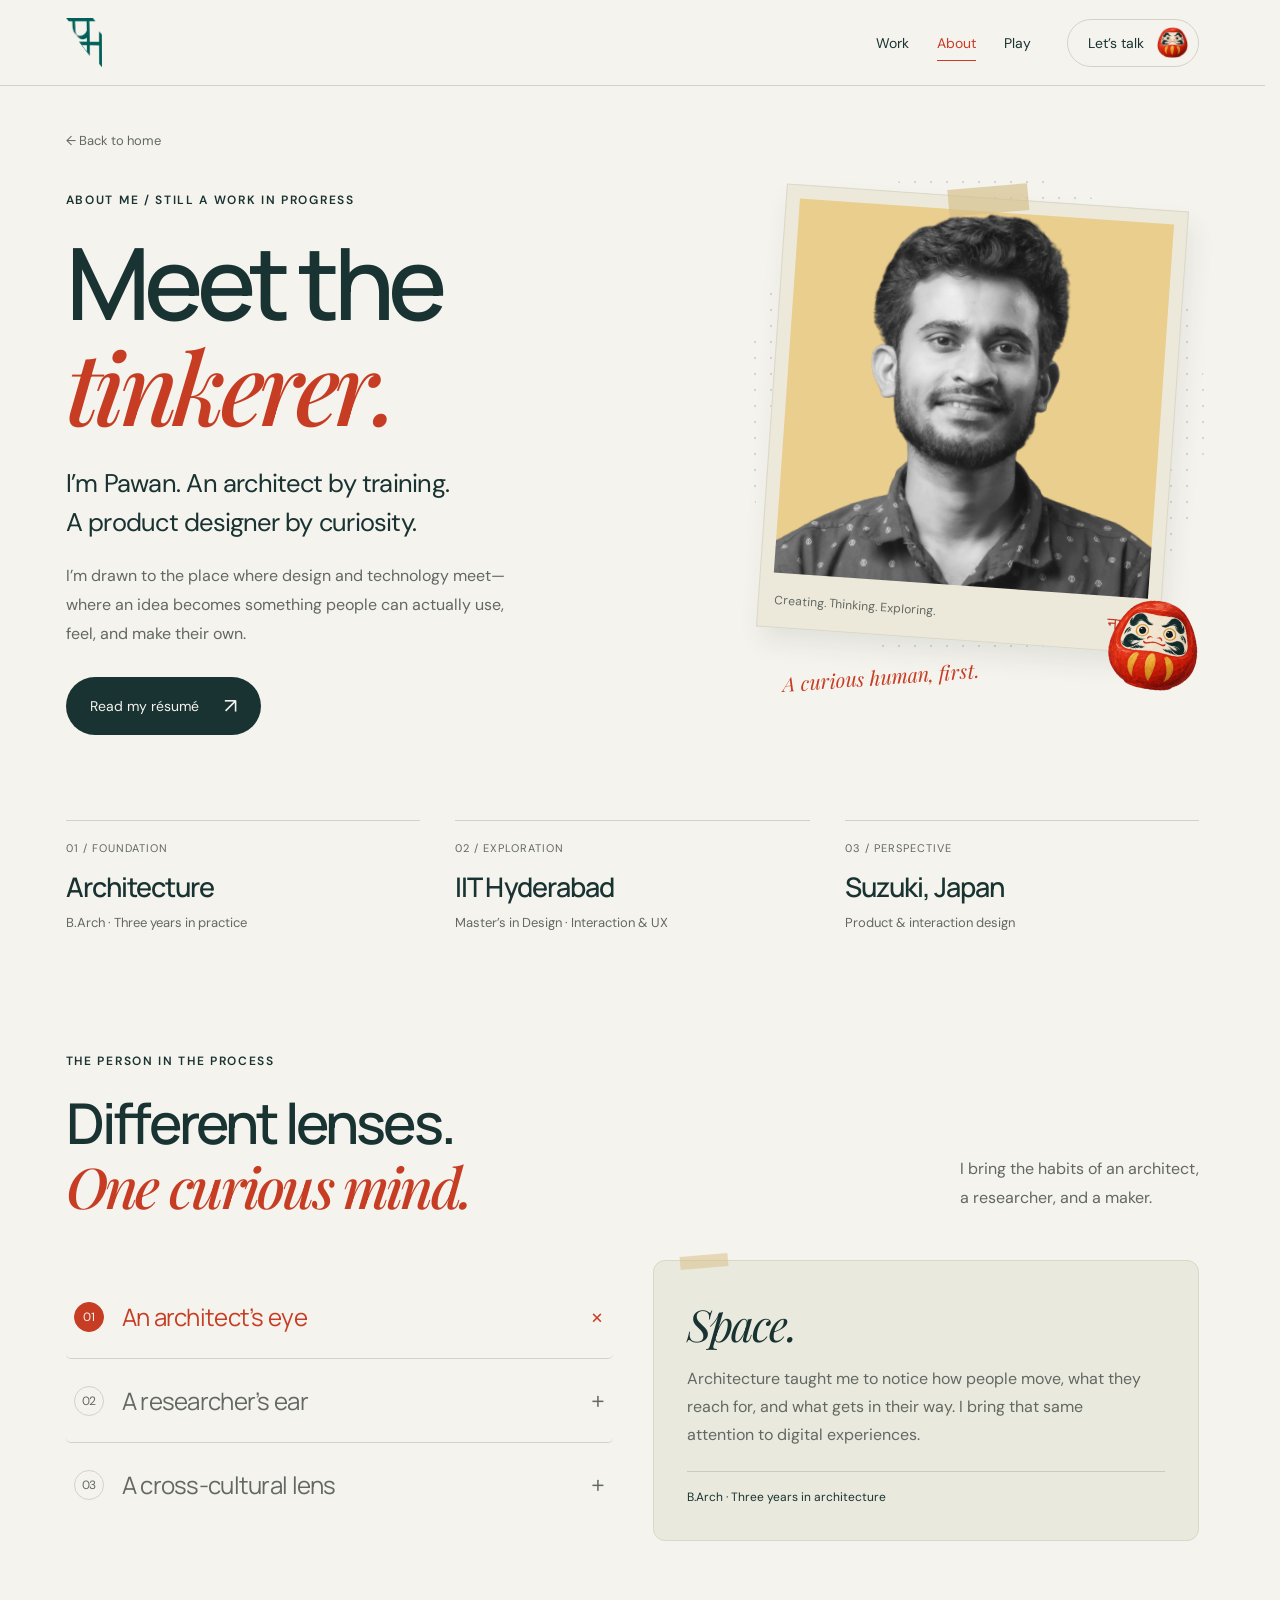
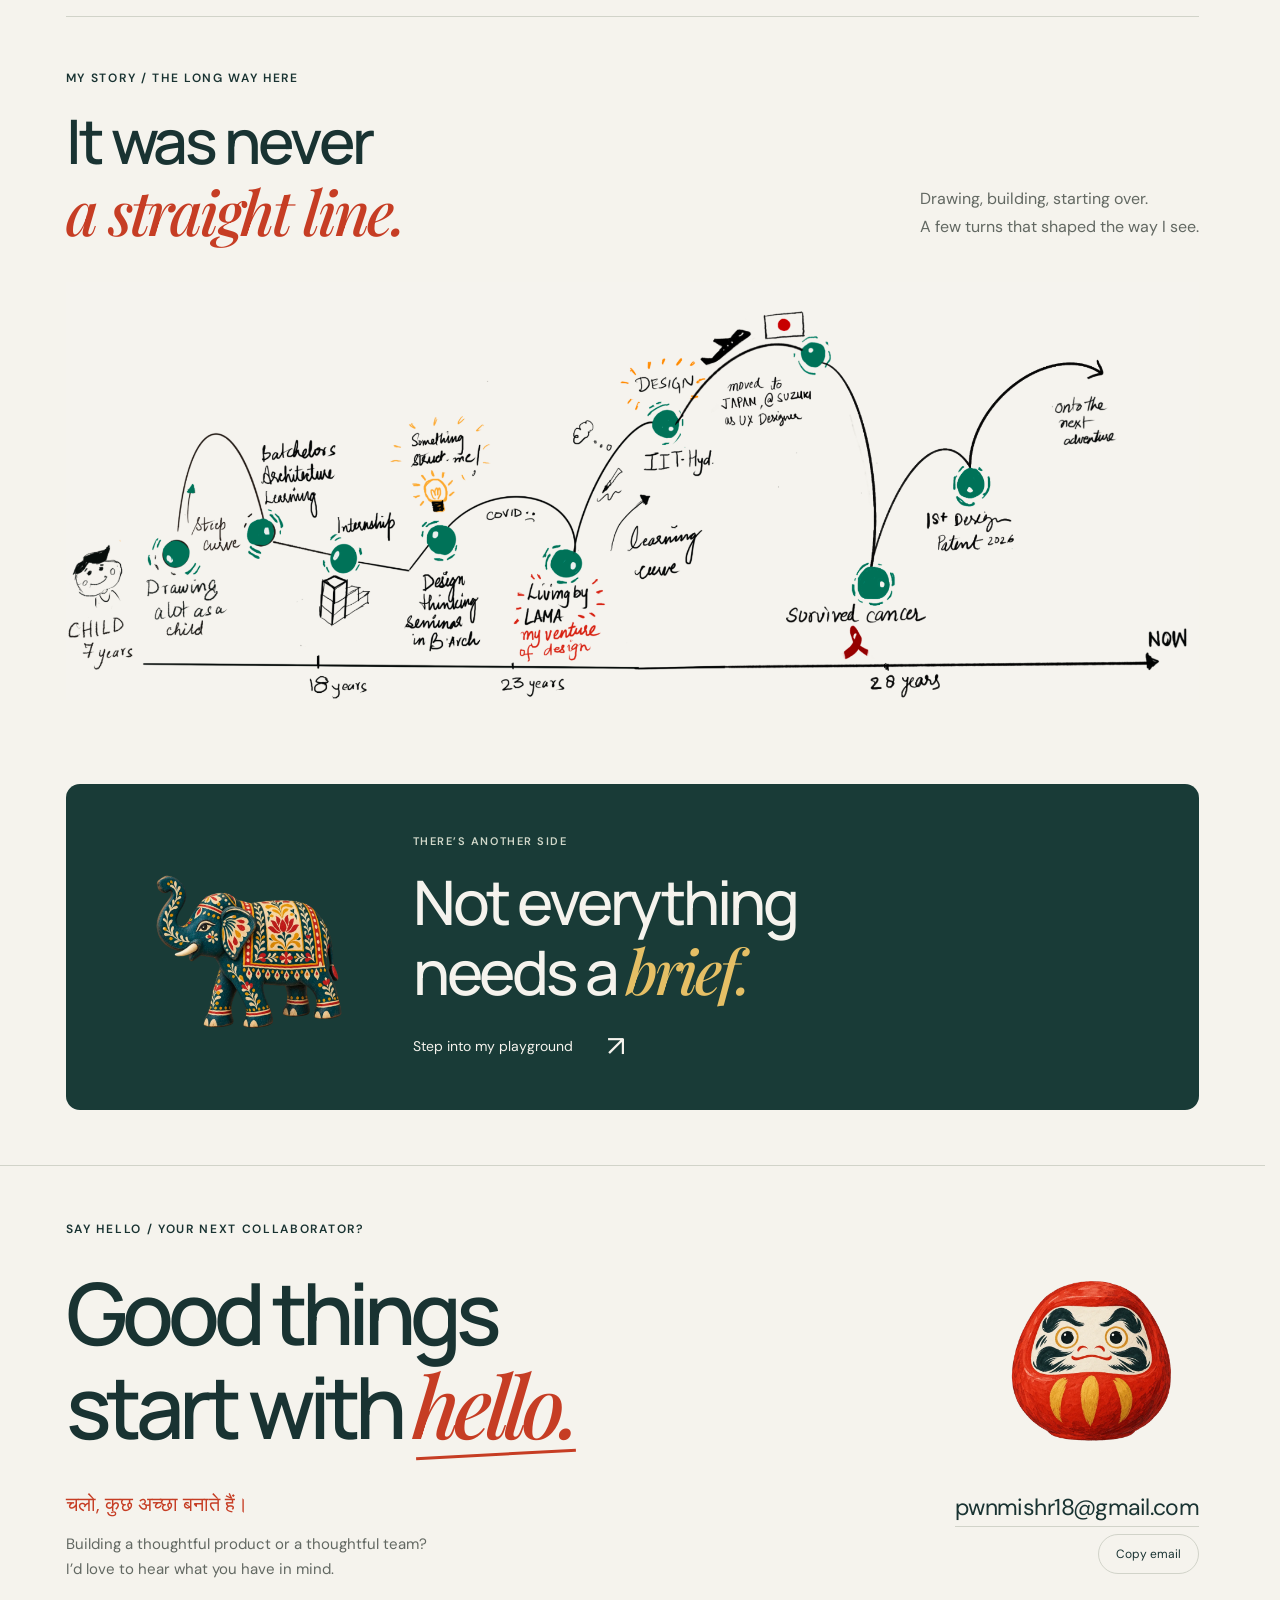
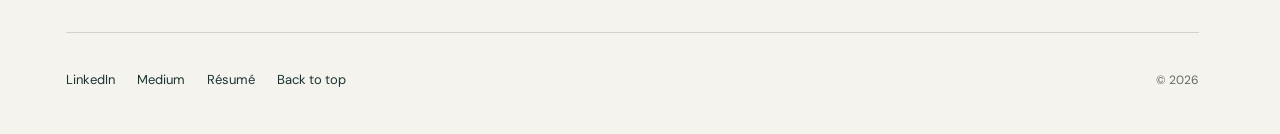
<file: about.html>
<!doctype html>
<html lang="en">
<head>
<meta charset="utf-8"><meta name="viewport" content="width=device-width, initial-scale=1">
<title>About me — Pawan Mishra</title>
<meta name="description" content="Meet Pawan Mishra: architect, product designer, and curious human. Explore the story and perspectives behind the work.">
<meta name="theme-color" content="#f5f3ed">
<link rel="icon" type="image/webp" href="assets/logo.webp">
<link rel="preconnect" href="https://fonts.googleapis.com"><link rel="preconnect" href="https://fonts.gstatic.com" crossorigin>
<link href="https://fonts.googleapis.com/css2?family=DM+Sans:wght@400;450;500;550;600;650;700&family=Manrope:wght@400;500;600;650;700;750;800&family=Noto+Serif+JP:wght@500&family=Playfair+Display:ital,wght@1,500;1,600&display=swap" rel="stylesheet">
<link rel="stylesheet" href="styles.css"><link rel="stylesheet" href="pages.css"><script src="pages.js" defer></script>
</head>
<body class="subpage about-page" id="top"><a class="skip" href="#main">Skip to content</a><header class="header"><a class="brand" href="index.html" aria-label="Pawan Mishra home"><img src="assets/logo.webp" alt="" width="34" height="46"></a><nav aria-label="Main navigation"><a href="index.html#work">Work</a><a href="about.html" aria-current="page">About</a><a href="play.html">Play</a><a class="contact-nav" href="#contact">Let’s talk <span class="nav-artifact" aria-hidden="true"><img class="cultural-craft" src="assets/cultural-daruma.webp" alt="" width="560" height="560" decoding="async"></span></a></nav></header><main id="main">
<section class="about-page-hero wrap">
 <div class="about-page-copy"><a class="page-back" href="index.html">← Back to home</a><span class="eyebrow">ABOUT ME / STILL A WORK IN PROGRESS</span><h1>Meet the<br><em>tinkerer.</em></h1><p class="page-lede">I’m Pawan. An architect by training.<br>A product designer by curiosity.</p><p class="page-body">I’m drawn to the place where design and technology meet—where an idea becomes something people can actually use, feel, and make their own.</p><a class="button dark" href="resume.pdf" rel="noopener">Read my résumé <span aria-hidden="true">↗</span></a></div>
 <div class="about-page-art"><figure class="about-photo"><img src="assets/about-portrait.webp" alt="Pawan Mishra smiling, photographed against a warm yellow background" width="1500" height="1500" fetchpriority="high"><figcaption><span>Creating. Thinking. Exploring.</span><span lang="hi">नमस्ते</span></figcaption></figure><img class="about-daruma" src="assets/cultural-daruma.webp" alt="" width="560" height="560"><span class="about-photo-note">A curious human, first.</span></div>
</section>
<section class="about-context wrap" aria-label="Experience and education"><div><span>01 / FOUNDATION</span><strong>Architecture</strong><p>B.Arch · Three years in practice</p></div><div><span>02 / EXPLORATION</span><strong>IIT Hyderabad</strong><p>Master’s in Design · Interaction & UX</p></div><div><span>03 / PERSPECTIVE</span><strong>Suzuki, Japan</strong><p>Product & interaction design</p></div></section>
<section class="about-practice wrap"><div class="subsection-heading"><div><span class="eyebrow">THE PERSON IN THE PROCESS</span><h2>Different lenses.<br><em>One curious mind.</em></h2></div><p>I bring the habits of an architect,<br>a researcher, and a maker.</p></div><div class="perspective"><div class="perspective-tabs" role="tablist" aria-label="Perspectives on my design practice" aria-orientation="vertical"><button id="tab-spaces" role="tab" aria-selected="true" aria-controls="panel-spaces" type="button"><span>01</span> An architect’s eye <b aria-hidden="true">+</b></button><button id="tab-people" role="tab" aria-selected="false" aria-controls="panel-people" tabindex="-1" type="button"><span>02</span> A researcher’s ear <b aria-hidden="true">+</b></button><button id="tab-worlds" role="tab" aria-selected="false" aria-controls="panel-worlds" tabindex="-1" type="button"><span>03</span> A cross-cultural lens <b aria-hidden="true">+</b></button></div><div class="perspective-panels"><div id="panel-spaces" role="tabpanel" aria-labelledby="tab-spaces" tabindex="0"><span class="panel-word">Space.</span><p>Architecture taught me to notice how people move, what they reach for, and what gets in their way. I bring that same attention to digital experiences.</p><span class="panel-note">B.Arch · Three years in architecture</span></div><div id="panel-people" role="tabpanel" aria-labelledby="tab-people" tabindex="0" hidden><span class="panel-word">Listen.</span><p>At IIT Hyderabad, I learned to follow the questions beneath the brief. My work with schizophrenia caregivers brought me closer to design that begins with listening.</p><span class="panel-note">Master’s in Design · IIT Hyderabad</span></div><div id="panel-worlds" role="tabpanel" aria-labelledby="tab-worlds" tabindex="0" hidden><span class="panel-word">Context.</span><p>Working in India and Japan has made me attentive to the things that don’t translate automatically: language, expectations, and the small details that help people feel at home.</p><span class="panel-note">Product & interaction design · Suzuki, Japan</span></div></div></div></section>
<section class="story-section wrap" id="my-story" aria-labelledby="story-title"><div class="story-heading"><div><span class="eyebrow">MY STORY / THE LONG WAY HERE</span><h2 id="story-title">It was never<br><em>a straight line.</em></h2></div><p>Drawing, building, starting over.<br>A few turns that shaped the way I see.</p></div><figure class="story-illustration" tabindex="0" aria-label="Illustrated life story; scroll horizontally on smaller screens"><img src="assets/my-story-cropped.webp" alt="A hand-drawn journey from childhood drawing and architecture through design and Japan, to recovery and new beginnings" width="2048" height="755" loading="lazy" decoding="async"></figure><span class="story-swipe-hint">Scroll across the sketch to follow the journey.</span></section>
<section class="page-next wrap"><a class="next-play" href="play.html"><img src="assets/cultural-elephant.webp" alt="" width="560" height="560" loading="lazy"><div><span class="eyebrow">THERE’S ANOTHER SIDE</span><h2>Not everything<br>needs a <em>brief.</em></h2><span class="next-label">Step into my playground <span aria-hidden="true">↗</span></span></div></a></section>
<section class="contact-studio wrap" id="contact"><div class="contact-prelude"><span class="eyebrow">SAY HELLO / YOUR NEXT COLLABORATOR?</span></div><div class="contact-title"><h2>Good things<br>start with <a href="mailto:pwnmishr18@gmail.com"><em>hello.</em></a></h2><span class="contact-mark" aria-hidden="true"><img class="cultural-craft" src="assets/cultural-daruma.webp" alt="" width="560" height="560" decoding="async" loading="lazy"></span></div><div class="contact-invitation"><div class="contact-copy"><p class="contact-hindi" lang="hi">चलो, कुछ अच्छा बनाते हैं।</p><p>Building a thoughtful product or a thoughtful team?<br>I’d love to hear what you have in mind.</p></div><div><a class="email" href="mailto:pwnmishr18@gmail.com">pwnmishr18@gmail.com</a><button id="copy-email" type="button">Copy email</button><span id="copy-status" role="status" aria-live="polite"></span></div></div><footer><div><a href="https://www.linkedin.com/in/pawan-mishra-759525125/" rel="noopener">LinkedIn</a><a href="https://medium.com/@pawanmishr2553" rel="noopener">Medium</a><a href="resume.pdf" rel="noopener">Résumé</a><a href="#top">Back to top</a></div><span>© <span id="year">2026</span></span></footer></section></main></body></html>
</file>
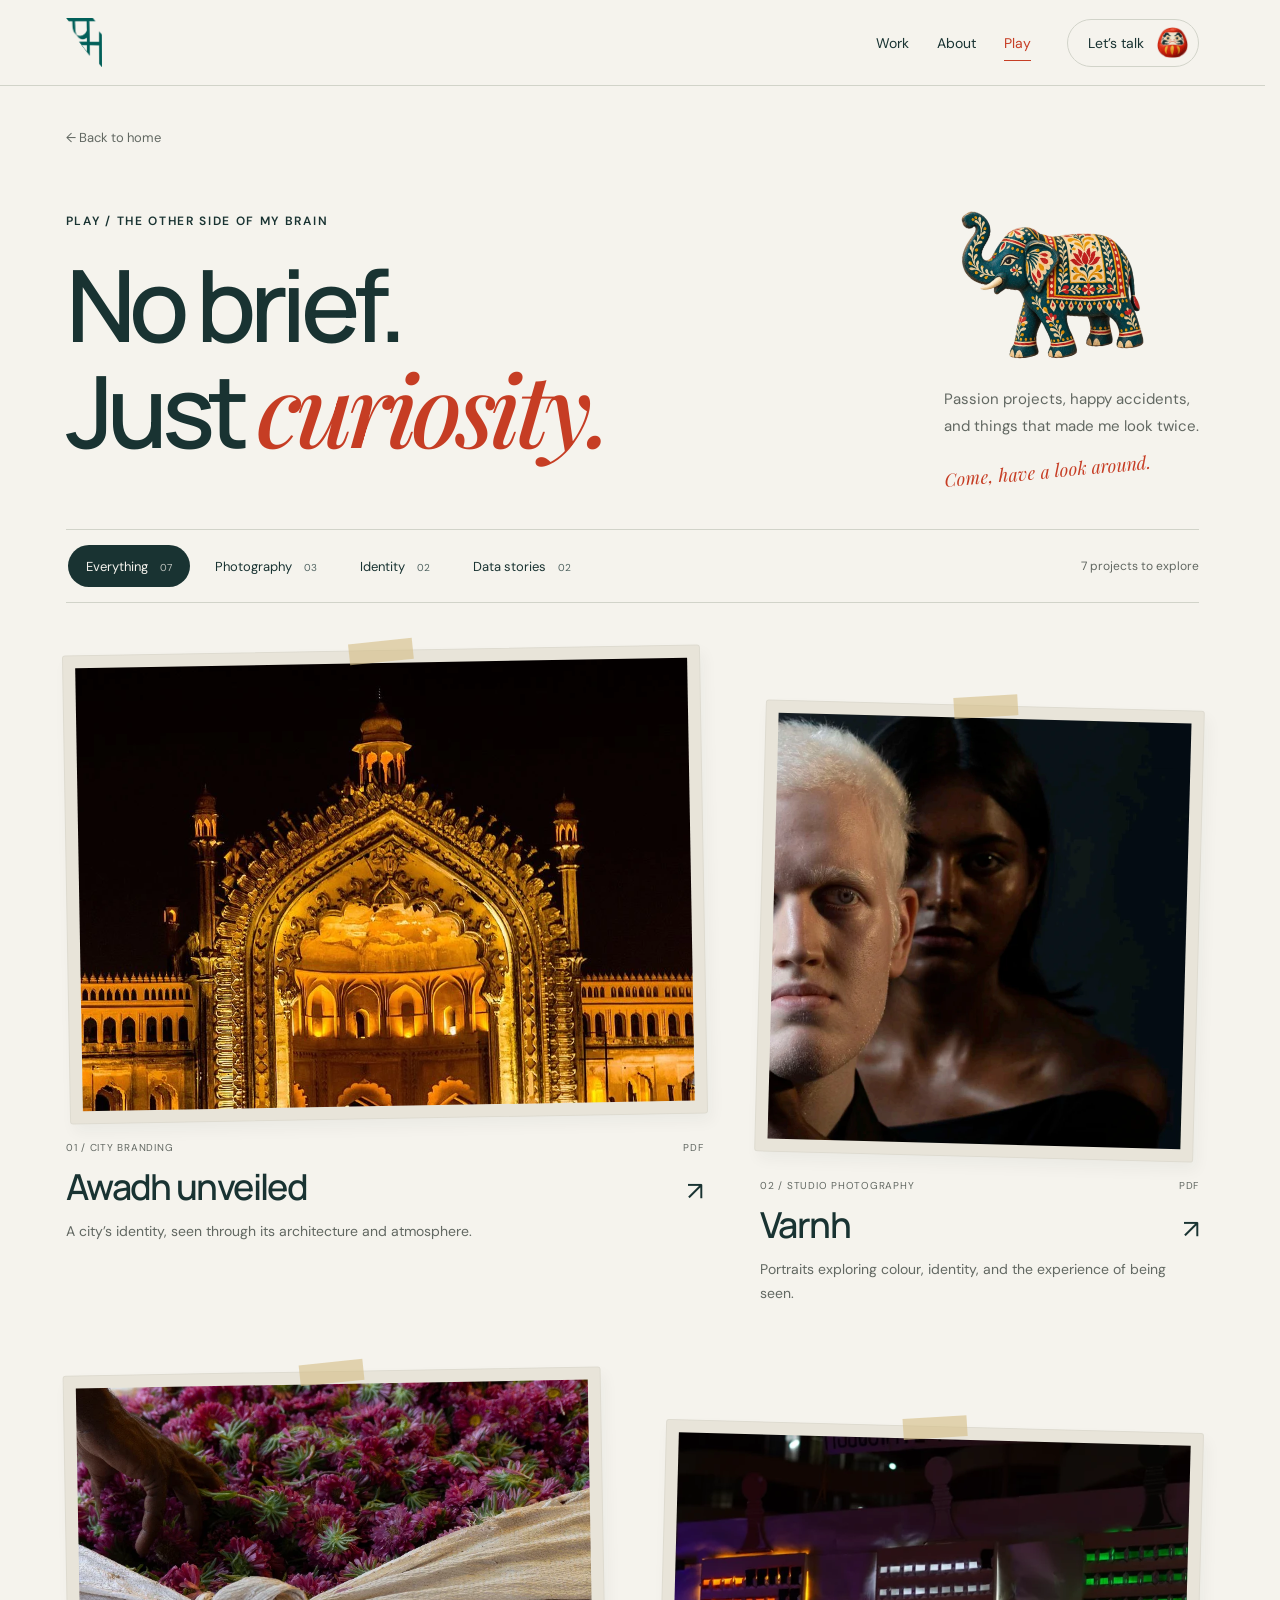
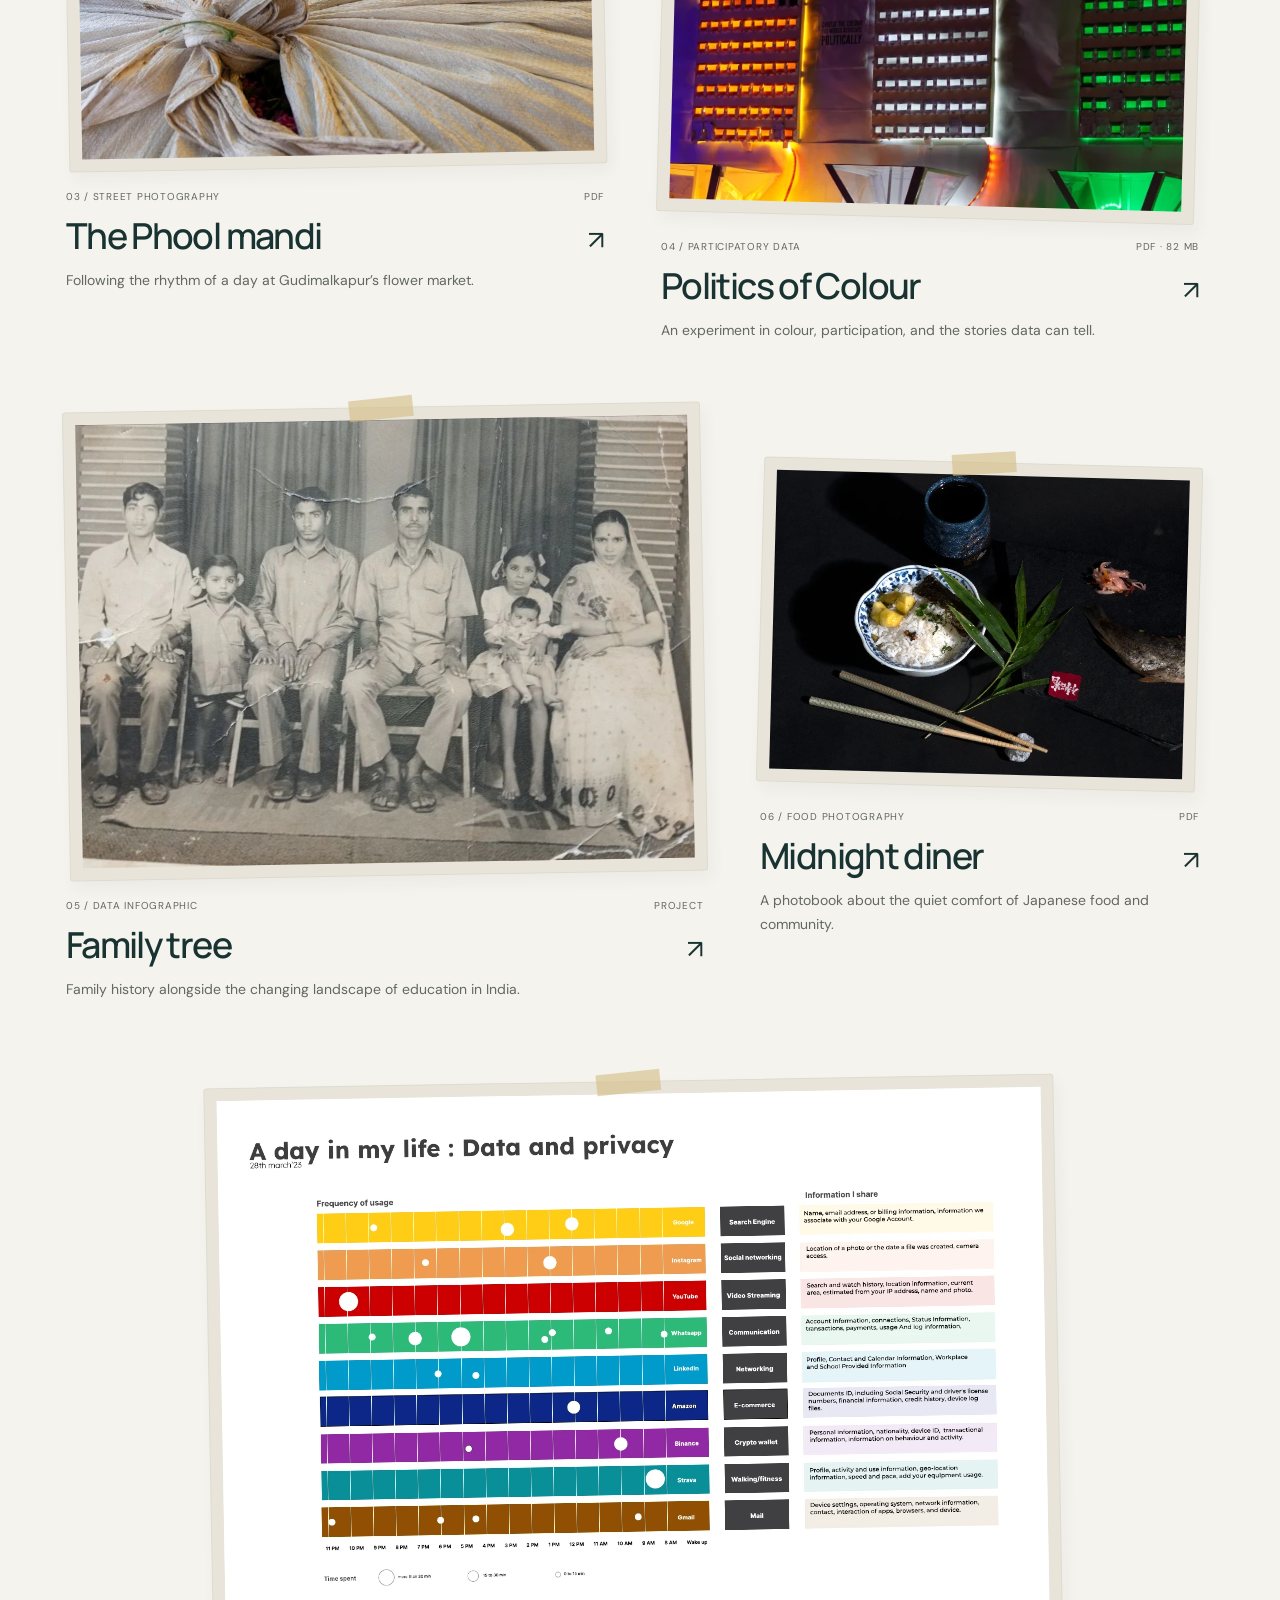
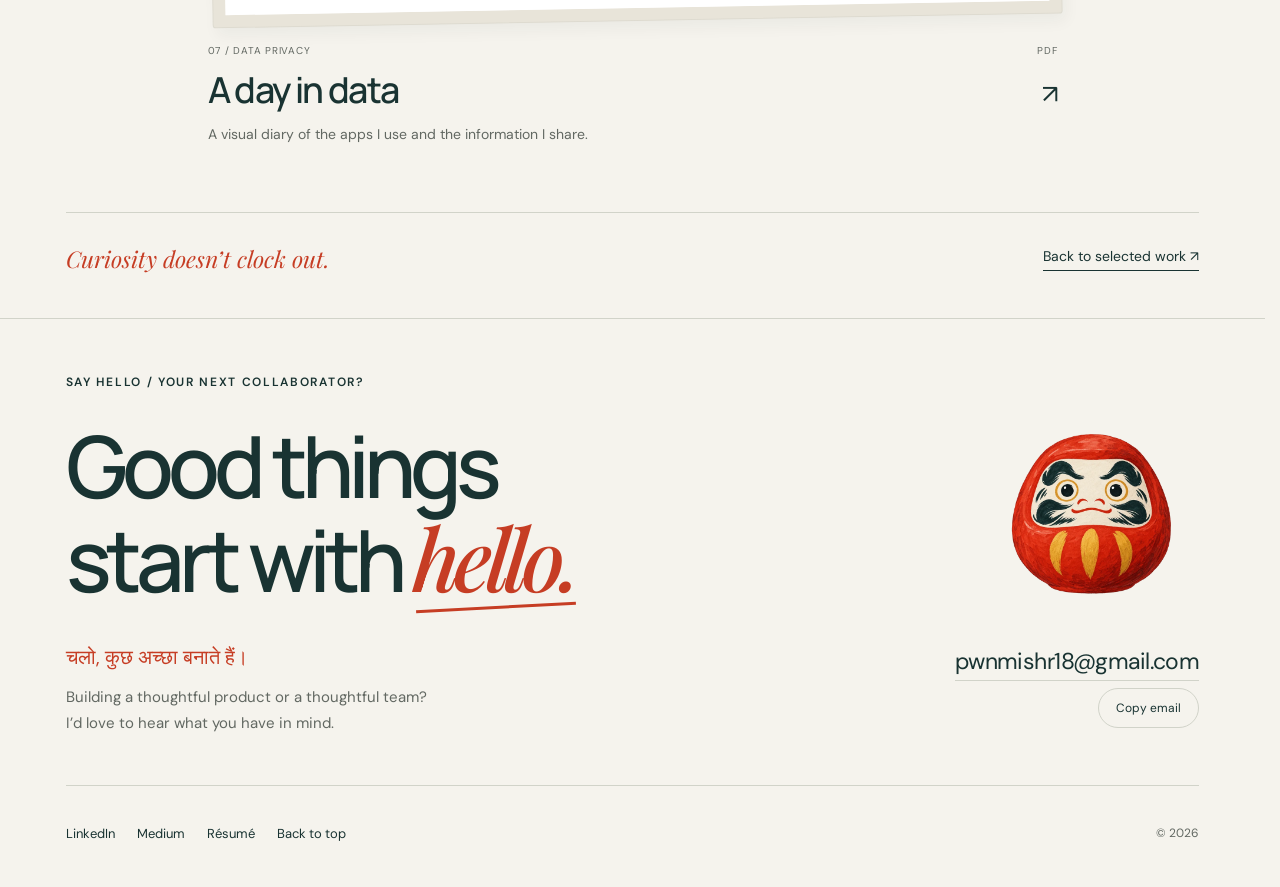
<file: play.html>
<!doctype html>
<html lang="en">
<head>
<meta charset="utf-8"><meta name="viewport" content="width=device-width, initial-scale=1">
<title>Play — Pawan Mishra</title>
<meta name="description" content="Photography, identity, and data storytelling by Pawan Mishra. A playground for curiosity and creative experiments.">
<meta name="theme-color" content="#f5f3ed">
<link rel="icon" type="image/webp" href="assets/logo.webp">
<link rel="preconnect" href="https://fonts.googleapis.com"><link rel="preconnect" href="https://fonts.gstatic.com" crossorigin>
<link href="https://fonts.googleapis.com/css2?family=DM+Sans:wght@400;450;500;550;600;650;700&family=Manrope:wght@400;500;600;650;700;750;800&family=Noto+Serif+JP:wght@500&family=Playfair+Display:ital,wght@1,500;1,600&display=swap" rel="stylesheet">
<link rel="stylesheet" href="styles.css"><link rel="stylesheet" href="pages.css"><script src="pages.js" defer></script>
</head>
<body class="subpage play-page" id="top"><a class="skip" href="#main">Skip to content</a><header class="header"><a class="brand" href="index.html" aria-label="Pawan Mishra home"><img src="assets/logo.webp" alt="" width="34" height="46"></a><nav aria-label="Main navigation"><a href="index.html#work">Work</a><a href="about.html">About</a><a href="play.html" aria-current="page">Play</a><a class="contact-nav" href="#contact">Let’s talk <span class="nav-artifact" aria-hidden="true"><img class="cultural-craft" src="assets/cultural-daruma.webp" alt="" width="560" height="560" decoding="async"></span></a></nav></header><main id="main">
<section class="play-page-hero wrap"><a class="page-back" href="index.html">← Back to home</a><div class="play-page-opening"><div><span class="eyebrow">PLAY / THE OTHER SIDE OF MY BRAIN</span><h1>No brief.<br>Just <em>curiosity.</em></h1></div><div class="play-page-aside"><img src="assets/cultural-elephant.webp" alt="" width="560" height="560" fetchpriority="high"><p>Passion projects, happy accidents,<br>and things that made me look twice.</p><span class="hand-note">Come, have a look around.</span></div></div></section>
<section class="play-collection wrap" aria-label="Creative projects"><div class="play-filter-bar"><div class="play-filters" role="group" aria-label="Filter creative projects"><button type="button" data-filter="all" aria-pressed="true">Everything <span>07</span></button><button type="button" data-filter="photography" aria-pressed="false">Photography <span>03</span></button><button type="button" data-filter="identity" aria-pressed="false">Identity <span>02</span></button><button type="button" data-filter="data" aria-pressed="false">Data stories <span>02</span></button></div><span id="filter-count" role="status" aria-live="polite">7 projects to explore</span></div><div class="play-collection-grid"><article class="play-tile tile-awadh" data-kind="identity" data-title="Awadh unveiled" data-description="A city’s identity, seen through its architecture and atmosphere." data-url="https://www.pawandesignfolio.com/_files/ugd/b1cbab_531f020b515e4aceb4c9fe52be8057b9.pdf"><button class="play-preview" type="button" aria-label="Preview Awadh unveiled" aria-haspopup="dialog"><img src="assets/awadh.webp" alt="Rumi Darwaza in Lucknow illuminated at night" loading="lazy" decoding="async"><span class="preview-cue" aria-hidden="true">Take a closer look ↗</span></button><div class="play-tile-meta"><span>01 / CITY BRANDING</span><span>PDF</span></div><a class="play-tile-title" href="https://www.pawandesignfolio.com/_files/ugd/b1cbab_531f020b515e4aceb4c9fe52be8057b9.pdf" rel="noopener"><h2>Awadh unveiled</h2><span aria-hidden="true">↗</span></a><p>A city’s identity, seen through its architecture and atmosphere.</p></article><article class="play-tile tile-varnh" data-kind="photography" data-title="Varnh" data-description="Portraits exploring colour, identity, and the experience of being seen." data-url="https://www.pawandesignfolio.com/_files/ugd/b1cbab_0e2ed360a41c430d84a723d06a13ef90.pdf"><button class="play-preview" type="button" aria-label="Preview Varnh" aria-haspopup="dialog"><img src="assets/varnh.webp" alt="Layered studio portraits from Varnh" loading="lazy" decoding="async"><span class="preview-cue" aria-hidden="true">Take a closer look ↗</span></button><div class="play-tile-meta"><span>02 / STUDIO PHOTOGRAPHY</span><span>PDF</span></div><a class="play-tile-title" href="https://www.pawandesignfolio.com/_files/ugd/b1cbab_0e2ed360a41c430d84a723d06a13ef90.pdf" rel="noopener"><h2>Varnh</h2><span aria-hidden="true">↗</span></a><p>Portraits exploring colour, identity, and the experience of being seen.</p></article><article class="play-tile tile-phool" data-kind="photography" data-title="The Phool mandi" data-description="Following the rhythm of a day at Gudimalkapur’s flower market." data-url="https://www.pawandesignfolio.com/_files/ugd/b1cbab_c29d342fe44e45e38d9faf791bffe648.pdf"><button class="play-preview" type="button" aria-label="Preview The Phool mandi" aria-haspopup="dialog"><img src="assets/flowers.webp" alt="Flowers and bundled fabrics at the market" loading="lazy" decoding="async"><span class="preview-cue" aria-hidden="true">Take a closer look ↗</span></button><div class="play-tile-meta"><span>03 / STREET PHOTOGRAPHY</span><span>PDF</span></div><a class="play-tile-title" href="https://www.pawandesignfolio.com/_files/ugd/b1cbab_c29d342fe44e45e38d9faf791bffe648.pdf" rel="noopener"><h2>The Phool mandi</h2><span aria-hidden="true">↗</span></a><p>Following the rhythm of a day at Gudimalkapur’s flower market.</p></article><article class="play-tile tile-politics" data-kind="identity" data-title="Politics of Colour" data-description="An experiment in colour, participation, and the stories data can tell." data-url="https://www.pawandesignfolio.com/_files/ugd/b1cbab_dba9438b1da146689897686ea2d11e77.pdf"><button class="play-preview" type="button" aria-label="Preview Politics of Colour" aria-haspopup="dialog"><img src="assets/politics-colour.webp" alt="A participatory installation with saffron, white, and green illuminated panels" loading="lazy" decoding="async"><span class="preview-cue" aria-hidden="true">Take a closer look ↗</span></button><div class="play-tile-meta"><span>04 / PARTICIPATORY DATA</span><span>PDF · 82 MB</span></div><a class="play-tile-title" href="https://www.pawandesignfolio.com/_files/ugd/b1cbab_dba9438b1da146689897686ea2d11e77.pdf" rel="noopener"><h2>Politics of Colour</h2><span aria-hidden="true">↗</span></a><p>An experiment in colour, participation, and the stories data can tell.</p></article><article class="play-tile tile-family" data-kind="data" data-title="Family tree" data-description="Family history alongside the changing landscape of education in India." data-url="projects/family-tree/index.html"><button class="play-preview" type="button" aria-label="Preview Family tree" aria-haspopup="dialog"><img src="assets/family-tree.webp" alt="An archival family photograph used in the Family tree project" loading="lazy" decoding="async"><span class="preview-cue" aria-hidden="true">Take a closer look ↗</span></button><div class="play-tile-meta"><span>05 / DATA INFOGRAPHIC</span><span>PROJECT</span></div><a class="play-tile-title" href="projects/family-tree/index.html" rel="noopener"><h2>Family tree</h2><span aria-hidden="true">↗</span></a><p>Family history alongside the changing landscape of education in India.</p></article><article class="play-tile tile-midnight" data-kind="photography" data-title="Midnight diner" data-description="A photobook about the quiet comfort of Japanese food and community." data-url="https://www.pawandesignfolio.com/_files/ugd/b1cbab_d4830b23366d41748b52c522167bb02a.pdf"><button class="play-preview" type="button" aria-label="Preview Midnight diner" aria-haspopup="dialog"><img src="assets/food.webp" alt="Japanese cuisine photographed for the Midnight diner photobook" loading="lazy" decoding="async"><span class="preview-cue" aria-hidden="true">Take a closer look ↗</span></button><div class="play-tile-meta"><span>06 / FOOD PHOTOGRAPHY</span><span>PDF</span></div><a class="play-tile-title" href="https://www.pawandesignfolio.com/_files/ugd/b1cbab_d4830b23366d41748b52c522167bb02a.pdf" rel="noopener"><h2>Midnight diner</h2><span aria-hidden="true">↗</span></a><p>A photobook about the quiet comfort of Japanese food and community.</p></article><article class="play-tile tile-day" data-kind="data" data-title="A day in data" data-description="A visual diary of the apps I use and the information I share." data-url="https://www.pawandesignfolio.com/_files/ugd/b1cbab_39ebe8d9faf54ee88d18c0197aaa5cb2.pdf"><button class="play-preview" type="button" aria-label="Preview A day in data" aria-haspopup="dialog"><img src="assets/day-in-data.webp" alt="An infographic showing app use over a day and the personal information shared" loading="lazy" decoding="async"><span class="preview-cue" aria-hidden="true">Take a closer look ↗</span></button><div class="play-tile-meta"><span>07 / DATA PRIVACY</span><span>PDF</span></div><a class="play-tile-title" href="https://www.pawandesignfolio.com/_files/ugd/b1cbab_39ebe8d9faf54ee88d18c0197aaa5cb2.pdf" rel="noopener"><h2>A day in data</h2><span aria-hidden="true">↗</span></a><p>A visual diary of the apps I use and the information I share.</p></article></div><div class="collection-end"><span>Curiosity doesn’t clock out.</span><a class="text-link" href="index.html#work">Back to selected work ↗</a></div></section>
<dialog id="play-dialog" aria-labelledby="play-dialog-title"><div class="lightbox-top"><span id="play-position">01 / 07</span><button id="close-play" type="button">Close ×</button></div><img id="play-expanded" alt=""><div class="lightbox-caption"><div><h2 id="play-dialog-title"></h2><p id="play-dialog-description"></p></div><a id="play-project" class="text-link" rel="noopener">Open project ↗</a></div><div class="lightbox-controls"><button id="previous-play" type="button">← Previous</button><button id="next-play" type="button">Next →</button></div></dialog>
<section class="contact-studio wrap" id="contact"><div class="contact-prelude"><span class="eyebrow">SAY HELLO / YOUR NEXT COLLABORATOR?</span></div><div class="contact-title"><h2>Good things<br>start with <a href="mailto:pwnmishr18@gmail.com"><em>hello.</em></a></h2><span class="contact-mark" aria-hidden="true"><img class="cultural-craft" src="assets/cultural-daruma.webp" alt="" width="560" height="560" decoding="async" loading="lazy"></span></div><div class="contact-invitation"><div class="contact-copy"><p class="contact-hindi" lang="hi">चलो, कुछ अच्छा बनाते हैं।</p><p>Building a thoughtful product or a thoughtful team?<br>I’d love to hear what you have in mind.</p></div><div><a class="email" href="mailto:pwnmishr18@gmail.com">pwnmishr18@gmail.com</a><button id="copy-email" type="button">Copy email</button><span id="copy-status" role="status" aria-live="polite"></span></div></div><footer><div><a href="https://www.linkedin.com/in/pawan-mishra-759525125/" rel="noopener">LinkedIn</a><a href="https://medium.com/@pawanmishr2553" rel="noopener">Medium</a><a href="resume.pdf" rel="noopener">Résumé</a><a href="#top">Back to top</a></div><span>© <span id="year">2026</span></span></footer></section></main></body></html>
</file>
<file: styles.css>
:root{--paper:#f5f3ed;--ink:#193332;--red:#c63d24;--muted:#626862;--line:#d1d3c9;--sans:'DM Sans',sans-serif;--display:'Manrope',sans-serif;--serif:'Playfair Display',Georgia,serif}*{box-sizing:border-box}html{scroll-behavior:smooth;scroll-padding-top:110px}body{margin:0;background:var(--paper);color:var(--ink);font-family:var(--sans);font-size:16px;-webkit-font-smoothing:antialiased}a{color:inherit;text-decoration:none}button{font:inherit}button,a,summary{-webkit-tap-highlight-color:transparent}a:focus-visible,button:focus-visible,summary:focus-visible{outline:3px solid var(--red);outline-offset:6px}img{display:block;max-width:100%;height:auto}p{line-height:1.65}h1,h2,h3,p{margin:0}h1,h2,h3{font-family:var(--display);font-weight:500}em{font-family:var(--serif);font-weight:500}::selection{background:var(--red);color:var(--paper)}.wrap{max-width:1440px;margin:auto;padding-inline:5.2%}.skip{position:absolute;top:-100px;background:var(--ink);color:white;padding:14px;z-index:10}.skip:focus{top:10px}.header{padding:23px 5.2%;display:flex;align-items:center;justify-content:space-between;border-bottom:1px solid var(--line);max-width:1600px;margin:auto}.brand{display:flex;align-items:center;gap:15px;font-size:18px;font-weight:600}.brand img{height:43px;width:32px;object-fit:contain}.brand-sub{display:block;font-size:12px;font-weight:400;margin-top:3px;color:var(--muted)}nav{display:flex;gap:37px;align-items:center;font-size:14px}nav>a{padding:10px 0;position:relative}nav>a:after{content:'';position:absolute;bottom:4px;left:0;width:0;height:1px;background:currentColor;transition:width .25s}nav>a:hover:after{width:100%}.contact-nav{display:flex;gap:18px;align-items:center;margin-left:20px}.asterisk{font-size:27px;color:var(--red)}.hero{padding-top:39px}.hero-top{display:flex;justify-content:space-between;gap:20px;align-items:center}.eyebrow{font-size:12px;letter-spacing:.14em;font-weight:600}.hello{font-size:14px;color:var(--muted)}.hero-grid{display:grid;grid-template-columns:1.55fr 1fr;align-items:center;gap:60px;min-height:534px;padding:51px 0 53px}h1{font-size:clamp(64px,7.05vw,104px);line-height:1.07;letter-spacing:-.065em;font-weight:500;white-space:nowrap}h1 em{color:var(--red);letter-spacing:-.055em}.period{color:var(--red)}.intro{font-size:18px;max-width:485px;margin-top:29px;color:#515f59;line-height:1.7}.hero-actions{display:flex;align-items:center;gap:28px;margin-top:31px}.button{display:inline-flex;align-items:center;justify-content:center;padding:15px 24px;border-radius:3px;font-size:14px;min-height:49px;transition:background .2s,transform .2s}.button:hover{transform:translateY(-3px)}.dark{background:var(--ink);color:var(--paper)}.dark:hover{background:var(--red)}.text-link{font-size:14px;display:inline-block;border-bottom:1px solid;padding-bottom:5px}.small{font-size:12px;color:var(--muted);margin-left:7px}.hero-art{position:relative;max-width:390px;width:100%;padding:19px 28px 36px 20px;justify-self:end}.portrait-card{background:#e9e6db;padding:16px 16px 13px;transform:rotate(5deg);box-shadow:0 6px 20px #1733330c;border:1px solid #dcded2;position:relative}.portrait-top{font-size:12px;letter-spacing:.07em;display:flex;justify-content:space-between;gap:8px;margin-bottom:14px}.portrait-image{background:#c9573e;overflow:hidden;aspect-ratio:1/1.03}.portrait-image img{width:100%;height:100%;object-fit:contain;object-position:center bottom;padding-top:12px}.portrait-bottom{display:flex;justify-content:space-between;align-items:center;font-size:14px;margin-top:14px}.portrait-bottom span:last-child{font-size:21px}.vertical-note{font-family:'Noto Serif JP',serif;writing-mode:vertical-rl;position:absolute;top:15px;right:-5px;font-size:19px;letter-spacing:.2em;color:var(--red)}.art-note{display:block;position:absolute;bottom:-13px;left:8px;font-family:var(--serif);font-style:italic;font-size:20px;line-height:1.3;transform:rotate(-7deg)}.red-seal{position:absolute;right:9px;bottom:6px;background:var(--red);color:var(--paper);padding:7px 11px;font-family:'Noto Serif JP',serif;font-size:30px;transform:rotate(-8deg)}.hero-bottom{border-top:1px solid var(--line);border-bottom:1px solid var(--line);display:flex;align-items:center;justify-content:space-between;gap:24px;padding:26px 0}.hero-bottom>span{font-size:12px;letter-spacing:.1em;max-width:100px;line-height:1.6}.hero-bottom strong{font-family:var(--display);font-size:19px;font-weight:600;display:block}.hero-bottom div>span{font-size:12px;color:var(--muted);display:block;margin-top:5px}.scroll-cue{font-size:12px;letter-spacing:.08em;display:flex;gap:20px;align-items:center}.scroll-cue span{font-size:23px}.section{padding-block:103px}.section-heading{display:flex;justify-content:space-between;align-items:flex-end;gap:45px;margin-bottom:48px}.section-heading h2{font-size:clamp(38px,4.1vw,59px);letter-spacing:-.047em;line-height:1.18;margin-top:20px}.section-heading>p,.section-heading>div:last-child>p{max-width:326px;font-size:16px;color:var(--muted)}.section-heading em{letter-spacing:-.035em}.project{display:block}.featured{display:grid;grid-template-columns:1.36fr 1fr;gap:0;background:#e4e8df}.project-image{position:relative;overflow:hidden;background:#d9e1dc}.project-image img{width:100%;height:100%;object-fit:cover;transition:transform .65s}.project:hover .project-image img{transform:scale(1.035)}.sahay{min-height:390px}.sahay img{object-position:68% center}.image-label{position:absolute;top:29px;left:29px;font-size:14px;letter-spacing:.15em;font-weight:500}.view-project{position:absolute;bottom:20px;right:20px;font-size:13px;background:var(--paper);padding:11px 16px;border-radius:2px;transform:translateY(65px);transition:transform .25s}.project:hover .view-project,.project:focus-visible .view-project{transform:translateY(0)}.project-info{padding:33px 37px}.project-meta{font-size:12px;letter-spacing:.06em;display:flex;align-items:center;justify-content:space-between;gap:15px}.project-info h3{font-size:17px;margin-top:39px}.project-statement{font-family:var(--display);font-size:37px;line-height:1.2;letter-spacing:-.04em;margin:10px 0 17px}.project-info>p:not(.project-statement){font-size:15px;line-height:1.65;max-width:360px;color:#53605a}.recognition{display:block;font-size:12px;margin-top:21px;color:var(--ink)}.project-cta{font-size:13px;display:inline-block;margin-top:25px;border-bottom:1px solid;padding-bottom:5px}.project-pair{display:grid;grid-template-columns:1fr 1fr;gap:32px;margin-top:44px}.compact .project-image{aspect-ratio:1.65}.compact .project-image img{object-fit:cover}.compact .project-meta{margin-top:22px}.compact h3{font-size:28px;letter-spacing:-.04em;margin:13px 0 8px}.compact p{font-size:15px;color:var(--muted);max-width:450px}.more-work{margin-top:55px;border-top:1px solid var(--line);border-bottom:1px solid var(--line)}summary{cursor:pointer;display:flex;align-items:center;justify-content:space-between;gap:20px;padding:25px 0;list-style:none;font-size:19px}summary::-webkit-details-marker{display:none}.expand-label{font-size:12px;letter-spacing:.1em;display:flex;align-items:center;gap:30px}.expand-label b{font-size:26px;font-weight:400;transition:transform .25s}.more-work[open] .expand-label b{transform:rotate(45deg)}.project-index a{display:flex;justify-content:space-between;gap:20px;padding:19px 0;border-top:1px solid var(--line)}.project-index a:hover{color:var(--red)}.project-index a>span:last-child{font-size:13px;color:var(--muted)}.about{background:var(--ink);color:var(--paper)}.about-inner{display:grid;grid-template-columns:1fr 2.55fr;gap:65px;padding-block:88px 95px}.about-label{display:flex;flex-direction:column;align-items:flex-start}.about-kanji{font-family:'Noto Serif JP',serif;font-size:126px;color:#d4ad71;line-height:1.3;margin-top:42px}.about-caption{font-size:12px;color:#c3ccc2;max-width:160px;line-height:1.6;margin-top:9px}.about-content h2{font-size:clamp(32px,3.8vw,53px);line-height:1.23;letter-spacing:-.044em}.about-content h2 em{color:#e1c79c}.about-text{display:grid;grid-template-columns:1fr 1fr;gap:38px;margin-top:35px}.about-text p{color:#c3cec7;font-size:15px;line-height:1.8}.about-links{display:flex;justify-content:space-between;align-items:center;margin-top:35px;gap:20px}.light{border:1px solid #83958b;color:var(--paper)}.light:hover{background:#2d4944}.about-links>span{font-size:17px}.about-links small{font-size:12px;color:#c3cec7;display:inline-block;margin-top:4px}.play .section-heading h2{position:relative}.play-star{font-size:49px;color:var(--red);margin-left:20px;display:inline-block;vertical-align:middle}.play .text-link{margin-top:18px}.play-grid{display:grid;grid-template-columns:1.1fr .9fr 1fr;gap:33px;align-items:start}.play-card:nth-child(2){padding-top:58px}.play-card:nth-child(3){padding-top:17px}.play-img{overflow:hidden;aspect-ratio:1/.98}.play-img img{width:100%;height:100%;object-fit:cover;transition:transform .6s}.play-card:nth-child(2) .play-img{aspect-ratio:.88}.play-card:nth-child(3) .play-img{aspect-ratio:1/1.08}.play-card:hover img{transform:scale(1.04)}.play-title{display:flex;justify-content:space-between;align-items:center;margin-top:19px;gap:12px}.play-title h3{font-size:21px;letter-spacing:-.025em}.play-title>span{font-size:12px;color:var(--muted)}.play-card p{font-size:14px;margin-top:5px;color:var(--muted)}.contact{background:#c9432a;color:#fff7e8;padding-top:41px}.contact-top{display:flex;justify-content:space-between;gap:25px;align-items:center}.contact-top>span:last-child{font-size:12px;letter-spacing:.08em}.contact-main{display:flex;align-items:center;justify-content:space-between;gap:35px;padding:43px 0 40px}.contact h2{font-size:clamp(52px,7.5vw,105px);line-height:1.1;letter-spacing:-.06em}.contact h2 em{letter-spacing:-.055em}.contact-disc{flex-shrink:0;border:1px solid #efb0a0;border-radius:50%;height:140px;width:140px;display:flex;flex-direction:column;align-items:center;justify-content:center;gap:9px;transition:transform .25s,background .25s}.contact-disc:hover{transform:rotate(-9deg);background:#b63520}.contact-disc span:last-child{font-size:37px}.contact-disc span:first-child{font-size:16px}.contact-bottom{display:flex;gap:23px;align-items:center;padding-bottom:50px;flex-wrap:wrap}.email{font-size:clamp(18px,2.2vw,29px);letter-spacing:-.025em;border-bottom:1px solid #e9937f;padding-bottom:4px}#copy-email{border:1px solid #efb0a0;background:transparent;color:inherit;font-size:12px;padding:9px 13px;border-radius:3px;cursor:pointer}#copy-email:hover{background:#b63520}#copy-status{font-size:12px}footer{border-top:1px solid #df8570;display:flex;justify-content:space-between;align-items:center;gap:25px;padding:25px 0;font-size:12px}footer>div{display:flex;gap:22px}footer a:hover{text-decoration:underline}@media(min-width:1500px){.hero-grid{min-height:590px}}@media(max-width:1050px){.hero-grid{gap:30px;grid-template-columns:1.55fr 1fr}h1{font-size:7vw}.hero-art{padding-left:0;padding-right:16px}.intro{font-size:16px}.portrait-top{font-size:12px}.hero-bottom>span{display:none}.section{padding-block:78px}.project-info{padding:25px}.project-statement{font-size:31px}.project-meta{font-size:12px}.sahay{min-height:385px}.about-inner{gap:38px}.about-content h2{font-size:36px}.contact-disc{width:115px;height:115px}.play-grid{gap:22px}}@media(max-width:700px){.wrap{padding-inline:6%}.header{padding:18px 6%;align-items:center}.brand{gap:9px;font-size:15px}.brand img{height:36px;width:27px}.brand-sub{display:none}nav{gap:18px;font-size:13px}.contact-nav{margin-left:0}.contact-nav .asterisk{display:none}.hero{padding-top:26px}.hero-top{align-items:flex-start}.eyebrow{font-size:12px;letter-spacing:.1em}.hello{font-size:12px;max-width:160px;text-align:right}.hero-grid{grid-template-columns:1fr;gap:22px;padding:32px 0 35px}h1{font-size:clamp(49px,10.8vw,75px);letter-spacing:-.055em;line-height:1.1}.intro{max-width:490px;margin-top:22px}.hero-actions{gap:24px;margin-top:23px}.button{padding:13px 19px}.hero-art{width:69%;max-width:305px;justify-self:center;margin-top:16px;padding:12px 18px 31px}.portrait-top{font-size:12px}.portrait-image{aspect-ratio:1.12}.vertical-note{right:-11px;font-size:16px}.art-note{font-size:17px;bottom:0;left:-20px}.red-seal{font-size:24px;bottom:12px}.hero-bottom{display:grid;grid-template-columns:1fr 1fr 1fr;gap:17px;padding:22px 0}.hero-bottom strong{font-size:14px}.hero-bottom div>span{font-size:12px;line-height:1.5}.scroll-cue{display:none}.section{padding-block:64px}.section-heading{display:block;margin-bottom:30px}.section-heading h2{font-size:38px;margin-top:14px}.section-heading>p,.section-heading>div:last-child>p{margin-top:20px;font-size:15px;max-width:420px}.featured{grid-template-columns:1fr}.sahay{min-height:0;aspect-ratio:1.5}.project-info{padding:25px}.project-info h3{margin-top:23px}.project-statement{font-size:34px}.project-statement br{display:none}.project-pair{grid-template-columns:1fr;gap:35px;margin-top:35px}.compact h3{font-size:26px}.compact .project-meta{font-size:12px}.compact .project-image{aspect-ratio:1.65}.view-project{transform:translateY(0);font-size:12px;padding:9px 12px;bottom:14px;right:14px}.more-work{margin-top:34px}summary{font-size:16px;gap:18px;padding:20px 0}.expand-label{font-size:0;gap:0}.project-index a{font-size:15px}.project-index a>span:last-child{font-size:12px;text-align:right}.about-inner{grid-template-columns:1fr;padding-block:51px;gap:26px}.about-label{flex-direction:row;justify-content:space-between;align-items:center}.about-kanji{font-size:50px;margin:0;line-height:1}.about-caption{display:none}.about-content h2{font-size:clamp(28px,7vw,43px)}.about-text{grid-template-columns:1fr;gap:17px;margin-top:24px}.about-links{margin-top:29px}.about-links>span{font-size:14px}.about-links small{font-size:12px}.play-star{font-size:35px}.play-grid{grid-template-columns:1fr;gap:31px}.play-card:nth-child(n){padding-top:0}.play-card:nth-child(n) .play-img{aspect-ratio:1.35}.play-title{margin-top:15px}.contact{padding-top:30px}.contact-top>span:last-child{font-size:12px;text-align:right;max-width:140px;line-height:1.6}.contact-main{gap:16px;padding:31px 0}.contact h2{font-size:clamp(39px,8vw,58px);letter-spacing:-.05em}.contact-disc{width:72px;height:72px;gap:2px}.contact-disc span:first-child{font-size:12px}.contact-disc span:last-child{font-size:23px}.contact-bottom{gap:15px;padding-bottom:31px}.email{font-size:18px}footer{flex-wrap:wrap;gap:16px;font-size:12px}footer>div{width:100%;gap:26px;font-size:12px;padding-top:5px}}@media(max-width:380px){nav{gap:12px}.brand{font-size:13px}.brand img{width:24px}.hero-actions{gap:18px}.text-link{font-size:13px}.contact-main{display:block}.contact-disc{margin-top:23px}.contact h2{font-size:43px}}@media(prefers-reduced-motion:reduce){html{scroll-behavior:auto}*,*:before,*:after{transition:none!important;animation:none!important}}
/* A sequence of distinct project worlds. */
.work-gallery{padding-top:92px}.gallery-title{display:flex;justify-content:space-between;align-items:end;gap:40px;margin:21px 0 40px}.gallery-title h2{font-size:clamp(45px,5.5vw,77px);line-height:1.09;letter-spacing:-.055em}.gallery-title p{color:var(--muted);font-size:17px;padding-bottom:7px}.chapter-nav{display:flex;gap:30px;justify-content:flex-start;border-block:1px solid var(--line);padding:17px 0;margin-bottom:38px}.chapter-nav a{display:flex;gap:10px;font-size:14px;padding:2px 0}.chapter-nav a span{font-size:12px;color:var(--red)}.chapter-nav-note{margin-left:auto;font-size:12px;letter-spacing:.03em;color:var(--muted)}.case-chapter{margin-bottom:62px;scroll-margin-top:25px}.case-cover{display:block;position:relative;min-height:470px;overflow:hidden;border-radius:3px}.case-copy{position:relative;z-index:2;padding:39px 43px;max-width:51%}.case-kicker{font-size:12px;letter-spacing:.1em;font-weight:600;display:block}.case-copy h3{font-size:clamp(43px,5.5vw,78px);letter-spacing:-.055em;line-height:1.1;font-weight:650;margin-top:28px}.case-copy h3>span{display:block;font-size:18px;font-weight:400;letter-spacing:0;margin-top:12px}.case-copy>p{font-size:27px;line-height:1.35;margin-top:24px;letter-spacing:-.03em}.case-open{display:inline-block;padding-bottom:6px;border-bottom:1px solid;margin-top:30px;font-size:14px}.case-cover:hover .case-open{border-bottom-width:2px}.care-cover{background:#e6dfe9;color:#3f334e}.embrace-art{position:absolute;right:-6%;top:8%;width:65%;height:88%;object-fit:contain;transition:transform .7s}.care-cover:hover .embrace-art{transform:rotate(-4deg) scale(1.025)}.care-note{position:absolute;right:27px;bottom:23px;text-align:right;font-family:var(--serif);font-style:italic;font-size:18px;line-height:1.3;color:#695277}.case-detail{display:grid;grid-template-columns:1.12fr 1.2fr .65fr;gap:35px;padding:24px 0}.case-detail>div{display:flex;gap:18px}.case-number{color:var(--red);font-family:var(--serif);font-size:31px;line-height:1.2}.case-detail>div>p{font-size:17px;font-weight:500;line-height:1.5;max-width:270px}.case-detail>p{font-size:14px;line-height:1.7;color:var(--muted)}.case-tags{font-size:12px;line-height:1.8;text-align:right;color:var(--muted)}.care-objects{display:grid;grid-template-columns:1fr 1fr 1fr;gap:17px}.care-objects a{background:#ebe9e0;display:flex;flex-direction:column;overflow:hidden}.care-objects img{width:100%;height:185px;object-fit:cover;transition:transform .4s}.care-objects a:nth-child(2) img{object-position:center 52%}.care-objects a:hover img{transform:scale(1.025)}.care-objects a>span{font-size:12px;padding:15px 16px;display:flex;justify-content:space-between;gap:12px;flex-wrap:wrap}.care-objects b{font-weight:550}.recognition-line{display:flex;align-items:center;gap:10px;border-bottom:1px solid var(--line);padding:19px 0;font-size:12px;color:var(--muted)}.recognition-line>span{font-size:24px;color:#916535}.adventure-cover{background:#213e38;color:#f8f1dc}.adventure-cover .case-copy{max-width:45%}.adventure-cover h3{color:#efe3a4}.adventure-cover .case-copy>p{font-size:25px}.jimjam-visual{position:absolute;inset:0 0 0 43%;overflow:hidden;background:#a34733}.jimjam-visual img{height:100%;width:100%;object-fit:cover;object-position:87% center;transform:scale(1.02);transition:transform .7s}.adventure-cover:hover .jimjam-visual img{transform:scale(1.06)}.adventure-footnote{position:absolute;bottom:17px;right:23px;font-size:12px;letter-spacing:.04em;color:#1c352c;background:#f2e8d8e8;padding:7px 10px;z-index:2}.grain-cover{background:#e9edb9;color:#284a35}.grain-cover .case-copy{max-width:47%}.grain-cover h3{font-size:clamp(38px,4.9vw,70px)}.grain-visual{position:absolute;right:4%;top:27px;bottom:0;width:48%;display:flex;align-items:center;justify-content:center;gap:25px}.grain-screen{width:42%;aspect-ratio:390/844;overflow:hidden;border:5px solid #284a35;border-radius:22px;background:#fff;box-shadow:13px 20px 30px #40532a24;flex-shrink:0;transition:transform .65s}.grain-screen img{width:100%;max-width:none;height:auto;display:block}.grain-screen-one{transform:rotate(-8deg) translateY(25px)}.grain-screen-two{transform:rotate(8deg) translateY(-5px)}.grain-cover:hover .grain-screen-one{transform:rotate(-4deg) translateY(18px)}.grain-cover:hover .grain-screen-two{transform:rotate(4deg) translateY(-12px)}.grain-footnote{position:absolute;bottom:15px;left:43px;font-size:12px;letter-spacing:.035em;max-width:40%}.work-directory{border-block:1px solid var(--line);margin-top:-20px}.work-directory summary{font-size:24px;padding:26px 0;letter-spacing:-.025em}.directory-toggle{font-size:12px;letter-spacing:.06em;display:flex;align-items:center;gap:26px}.directory-toggle b{font-size:28px;font-weight:400;transition:transform .2s}.work-directory[open] .directory-toggle b{transform:rotate(45deg)}.directory-list a{display:grid;grid-template-columns:40px 1fr auto;gap:20px;align-items:center;padding:19px 0;border-top:1px solid var(--line)}.directory-list strong{font-size:20px;font-weight:400;letter-spacing:-.025em}.directory-list a>span{font-size:12px;color:var(--muted)}.directory-list a:hover strong{color:var(--red)}.about-studio{padding-block:100px}.about-studio-top{display:flex;justify-content:space-between;gap:20px;align-items:center}.hand-note{font:italic 21px var(--serif);color:var(--red);transform:rotate(-5deg)}.about-statement{display:flex;justify-content:space-between;gap:35px;align-items:center;margin:28px 0 44px}.about-statement h2{font-size:clamp(39px,5vw,68px);line-height:1.12;letter-spacing:-.055em}.about-statement em{color:var(--red)}.about-statement>p{font-size:17px;line-height:1.9;color:var(--muted)}.perspective{border-block:1px solid var(--line);display:grid;grid-template-columns:1fr 1fr;gap:50px;align-items:center}.perspective-tabs{display:block}.perspective-tabs button{display:flex;align-items:center;gap:18px;width:100%;text-align:left;padding:28px 6px;border:0;border-bottom:1px solid var(--line);background:transparent;color:var(--muted);font-family:var(--display);font-size:24px;letter-spacing:-.03em;cursor:pointer}.perspective-tabs button:last-child{border:0}.perspective-tabs button>span{font:12px var(--sans);color:var(--muted)}.perspective-tabs button>b{margin-left:auto;font-weight:400;transition:transform .3s}.perspective-tabs button[aria-selected=true]{color:var(--red)}.perspective-tabs button[aria-selected=true]>b{transform:rotate(45deg)}.perspective-panels{padding:25px 0}.panel-word{font:italic 44px var(--serif);color:var(--ink);display:block;margin-bottom:12px;letter-spacing:-.04em}.perspective-panels p{font-size:16px;color:var(--muted);line-height:1.75;max-width:460px}.panel-note{display:block;font-size:12px;color:var(--ink);margin-top:20px}.about-studio-bottom{display:flex;justify-content:space-between;gap:20px;margin-top:25px;align-items:center}.about-studio-bottom>span{font-size:12px;color:var(--muted)}.play-studio{background:#183b37;color:#f7f0df;padding-block:51px 41px;overflow:hidden}.play-heading{display:flex;justify-content:space-between;gap:20px;align-items:center}.play-counter{font-size:12px;color:#bfc8b5}.play-intro{display:flex;align-items:flex-end;justify-content:space-between;gap:45px;margin-top:31px}.play-intro h2{font-size:clamp(50px,6.5vw,91px);line-height:1.08;letter-spacing:-.055em;position:relative}.play-intro h2 em{color:#e5bf65}.play-intro h2>span{font-size:67px;color:#e5bf65;display:inline-block;margin-left:30px}.play-intro>div{max-width:295px;padding-bottom:7px}.play-intro p{font-size:16px;color:#d0d7c9}.play-hint{display:block;font-size:12px;margin-top:27px;line-height:1.6;color:#e5bf65}.photo-wall{display:grid;grid-template-columns:1.15fr .9fr 1.05fr;gap:27px;align-items:start;padding:73px 10px 57px}.photo-print{border:0;background:#f6f1e6;color:#1e3833;padding:12px 12px 0;box-shadow:5px 13px 16px #00120c35;cursor:zoom-in;width:100%;text-align:left;transition:transform .4s,box-shadow .4s;position:relative}.photo-print img{width:100%;aspect-ratio:1.04;object-fit:cover}.photo-print span{display:block;padding:16px 5px 18px}.photo-print strong{display:block;font-family:var(--serif);font-weight:500;font-style:italic;font-size:24px}.photo-print small{display:block;font-size:12px;margin-top:8px;letter-spacing:.035em;color:#607065}.print-awadh{transform:rotate(-6deg)}.print-varnh{transform:rotate(5deg);margin-top:32px;z-index:2}.print-varnh img{aspect-ratio:.85}.print-flowers{transform:rotate(-3deg);margin-top:7px}.photo-print:hover,.photo-print:focus-visible{transform:rotate(0) translateY(-10px);z-index:3;box-shadow:8px 20px 35px #00120c65}.play-bottom{border-top:1px solid #557266;display:flex;justify-content:space-between;align-items:center;gap:25px;padding-top:24px}.play-bottom>span{font:italic 23px var(--serif);color:#e5bf65}.contact-studio{padding-top:72px}.contact-prelude{display:flex;align-items:center;justify-content:space-between;gap:25px}.contact-title{display:flex;align-items:center;justify-content:space-between;gap:25px;padding-block:31px 35px}.contact-title h2{font-size:clamp(57px,8.5vw,120px);letter-spacing:-.068em;line-height:1.06}.contact-title h2 a{color:var(--red);display:inline-block;transition:transform .3s}.contact-title h2 a:hover{transform:rotate(-6deg)}.contact-mark{font-size:145px;color:var(--red);line-height:1;margin-right:25px}.contact-invitation{display:flex;justify-content:space-between;align-items:center;gap:35px;padding-bottom:49px}.contact-invitation>p{font-size:15px;color:var(--muted)}.contact-invitation>div{text-align:right}.contact-studio .email{font-size:23px;border-bottom:1px solid var(--line)}.contact-studio #copy-email{display:block;margin:12px 0 0 auto;color:var(--muted);border:0;padding:3px 0;border-radius:0;border-bottom:1px solid var(--line);font-size:12px}.contact-studio #copy-email:hover{background:none;color:var(--red)}.contact-studio #copy-status{display:block;min-height:0;margin-top:4px;font-size:12px;color:var(--muted)}.contact-studio footer{border-color:var(--line);padding-block:25px 32px}.footer-brand{display:flex;align-items:center;gap:12px;font-size:16px}.footer-brand img{height:36px;width:27px}.footer-brand small{font-size:12px;color:var(--muted);display:block;margin-top:5px}.contact-studio footer>div{font-size:13px}.contact-studio footer>span{font-size:12px;color:var(--muted)}#photo-dialog{width:min(930px,94vw);max-height:94vh;border:0;padding:22px;background:var(--paper);color:var(--ink);border-radius:3px;overflow:auto}#photo-dialog::backdrop{background:#091b17e8;backdrop-filter:blur(7px)}.lightbox-top{display:flex;justify-content:space-between;align-items:center;margin-bottom:17px;font-size:12px}.lightbox-top button,.lightbox-controls button{background:none;border:1px solid var(--line);padding:9px 15px;cursor:pointer;color:var(--ink);border-radius:2px;font-size:14px}#expanded-photo{width:100%;height:min(61vh,600px);object-fit:contain;background:#132622}.lightbox-caption{display:flex;justify-content:space-between;align-items:center;gap:20px;margin-top:18px}.lightbox-caption h2{font-size:27px;letter-spacing:-.04em}.lightbox-caption p{font-size:14px;color:var(--muted);margin-top:4px}.lightbox-controls{display:flex;justify-content:space-between;gap:20px;margin-top:20px}
@media(max-width:1050px){.chapter-nav{gap:23px}.chapter-nav-note{display:none}.case-cover{min-height:410px}.case-copy{padding:29px}.case-copy h3{font-size:59px}.case-copy>p{font-size:24px}.case-kicker{font-size:12px;max-width:240px;line-height:1.5}.case-detail{gap:22px}.case-tags{font-size:12px}.care-objects a>span{padding:14px}.grain-footnote{left:29px}.grain-cover h3{font-size:49px}.grain-screen{width:44%;border-width:4px}.grain-visual{gap:17px;right:3%;width:48%}.perspective-tabs button{font-size:21px}.photo-wall{gap:20px}.photo-print strong{font-size:21px}.photo-print small{font-size:12px;line-height:1.5}.contact-mark{font-size:110px;margin-right:0}.contact-studio .email{font-size:20px}}
@media(max-width:700px){.work-gallery{padding-top:60px}.gallery-title{display:block;margin:19px 0 26px}.gallery-title h2{font-size:47px}.gallery-title p{font-size:15px;margin-top:19px;line-height:1.65}.gallery-title p br{display:none}.chapter-nav{gap:22px;justify-content:space-between;padding:15px 0;margin-bottom:25px;flex-wrap:wrap}.chapter-nav a{font-size:12px;gap:6px}.case-chapter{margin-bottom:37px}.case-cover{min-height:510px}.case-copy{padding:26px;max-width:100%}.case-copy h3{font-size:62px;margin-top:20px}.case-copy h3>span{font-size:16px;margin-top:8px}.case-copy>p{font-size:24px;margin-top:18px}.case-open{font-size:13px;margin-top:20px}.embrace-art{width:91%;height:53%;right:-25%;top:auto;bottom:0;opacity:.95}.care-cover .case-copy{max-width:85%}.care-note{font-size:16px;right:19px;bottom:17px}.case-detail{grid-template-columns:1fr;gap:12px;padding:20px 0}.case-detail>div>p{max-width:none;font-size:17px}.case-detail>div{gap:15px}.case-detail>p{padding-left:41px;font-size:14px}.case-tags{padding-left:41px;text-align:left;font-size:12px;line-height:1.6}.case-tags br{display:none}.care-objects{gap:10px;grid-template-columns:1fr 1fr 1fr}.care-objects img{height:106px}.care-objects a>span{padding:10px;font-size:12px;line-height:1.5;gap:5px}.recognition-line{font-size:12px;line-height:1.5;padding:15px 0}.adventure-cover{min-height:660px}.adventure-cover .case-copy{max-width:100%;padding-bottom:20px}.adventure-cover .case-copy>p{font-size:24px}.jimjam-visual{inset:355px 0 0}.jimjam-visual img{object-position:80% center;object-fit:cover}.adventure-footnote{font-size:12px;right:14px;bottom:13px;padding:6px}.grain-cover{min-height:700px}.grain-cover .case-copy{max-width:100%}.grain-cover h3{font-size:56px}.grain-visual{top:340px;bottom:30px;right:7%;width:82%;gap:24px}.grain-screen{width:40%;max-height:335px;aspect-ratio:390/844;flex-shrink:0;border-width:4px;border-radius:18px}.grain-screen-one{transform:rotate(-8deg) translateY(14px)}.grain-screen-two{transform:rotate(8deg) translateY(-6px)}.grain-footnote{left:26px;bottom:14px;font-size:12px;max-width:85%;line-height:1.5}.work-directory{margin-top:0}.work-directory summary{font-size:21px;line-height:1.3;gap:20px}.directory-toggle{font-size:0;gap:0}.directory-list a{grid-template-columns:25px 1fr;gap:10px;padding:16px 0}.directory-list strong{font-size:18px}.directory-list a>span:last-child{grid-column:2}.about-studio{padding-block:62px}.about-studio-top{align-items:start}.hand-note{font-size:16px;max-width:115px;text-align:right;line-height:1.4}.about-statement{display:block;margin:25px 0 30px}.about-statement h2{font-size:44px}.about-statement>p{margin-top:25px;font-size:16px;line-height:1.8}.perspective{grid-template-columns:1fr;gap:0}.perspective-tabs button{font-size:20px;padding:21px 0}.perspective-panels{border-top:1px solid var(--line);padding:27px 0;min-height:257px}.panel-word{font-size:39px}.perspective-panels p{font-size:15px}.panel-note{font-size:12px}.about-studio-bottom{align-items:start}.about-studio-bottom>span{max-width:120px;text-align:right;line-height:1.5}.play-studio{padding-block:35px}.play-heading{align-items:start}.play-counter{display:none}.play-intro{display:block;margin-top:24px}.play-intro h2{font-size:65px}.play-intro h2>span{font-size:48px;margin-left:25px}.play-intro>div{margin-top:25px;max-width:330px}.play-intro p{font-size:15px}.play-hint{font-size:12px;margin-top:15px}.photo-wall{grid-template-columns:1fr;gap:30px;padding:45px 20px 43px;max-width:430px;margin:auto}.photo-print{padding:10px 10px 0}.photo-print img{aspect-ratio:1.3}.photo-print strong{font-size:25px}.print-varnh{margin:0;transform:rotate(4deg)}.print-varnh img{aspect-ratio:1.15}.print-flowers{margin:0;transform:rotate(-4deg)}.print-awadh{transform:rotate(-4deg)}.photo-print span{padding:13px 6px 16px}.play-bottom{align-items:start}.play-bottom>span{font-size:19px;max-width:160px}.play-bottom a{font-size:13px;max-width:133px;line-height:1.5}.contact-studio{padding-top:48px}.contact-prelude{align-items:start}.contact-title{padding-block:26px;gap:15px}.contact-title h2{font-size:58px}.contact-mark{font-size:63px}.contact-invitation{display:block;padding-bottom:31px}.contact-invitation>p{font-size:14px}.contact-invitation>div{text-align:left;margin-top:24px}.contact-studio .email{font-size:21px}.contact-studio #copy-email{margin-left:0}.contact-studio footer{gap:24px;position:relative}.contact-studio footer>div{width:100%;flex-wrap:wrap;gap:24px;font-size:13px}.contact-studio footer>span{position:absolute;right:0;top:32px}.footer-brand{font-size:16px}.footer-brand small{font-size:12px}.lightbox-caption{align-items:start}.lightbox-caption h2{font-size:24px}.lightbox-caption .text-link{font-size:13px;white-space:nowrap}.lightbox-controls button{font-size:12px;padding:10px}.lightbox-controls{gap:10px}#photo-dialog{padding:15px}#expanded-photo{height:52vh}}
@media(max-width:380px){.chapter-nav{gap:9px}.gallery-title h2{font-size:42px}.case-copy{padding:23px}.case-copy h3{font-size:55px}.grain-cover h3{font-size:49px}.care-objects{grid-template-columns:1fr}.care-objects a{display:grid;grid-template-columns:110px 1fr;align-items:center}.care-objects a>span{display:block}.care-objects b{display:block;margin-bottom:5px}.care-objects img{height:90px}.about-statement h2{font-size:39px}.contact-title h2{font-size:50px}.contact-mark{font-size:47px}.contact-studio .email{font-size:19px}}

/* Shared banner composition: one background, one type hierarchy, one artwork area. */
.case-cover{height:470px;min-height:470px;display:flex;align-items:stretch}
.case-cover .case-copy{padding:37px 42px;max-width:none;width:48%;min-height:470px;display:flex;flex-direction:column;align-items:flex-start}
.case-cover .case-kicker{font-size:12px;line-height:1.5;letter-spacing:.09em;max-width:100%}
.case-cover .case-copy h3{font-size:clamp(46px,5.3vw,73px);font-weight:650;letter-spacing:-.055em;line-height:1.08;margin-top:23px;color:inherit}
.case-cover .case-copy h3>span{font-size:18px;line-height:1.3;letter-spacing:0;margin-top:12px;font-weight:400}
.case-cover .case-copy>p{font-size:27px;line-height:1.35;margin-top:23px;letter-spacing:-.03em}
.case-cover .case-open{margin-top:auto;font-size:14px;padding-top:21px}
.care-cover{background:#e6dfe9;color:#3f334e}
.adventure-cover{background:#eadbd0;color:#4b3d32}
.grain-cover{background:#e9edb9;color:#284a35}
.river-cover{background:#dce7ed;color:#263e57}
.case-media{position:absolute;left:50%;right:3%;top:30px;bottom:30px;display:flex;align-items:center;justify-content:center}
.banner-art{position:static;width:100%;height:auto;max-height:100%;object-fit:contain;transition:transform .6s}
.embrace-banner-art{width:120%;max-width:120%;flex-shrink:0}
.case-cover:hover .embrace-banner-art{transform:rotate(-3deg)}
.app-media{gap:25px;left:51%;right:4%;top:35px;bottom:35px}
.banner-screen{width:43%;aspect-ratio:390/844;border:5px solid currentColor;border-radius:22px;overflow:hidden;background:#fff;box-shadow:12px 19px 29px #263e3423;flex-shrink:0;transition:transform .6s}
.banner-screen img{display:block;width:100%;height:auto;max-width:none}
.screen-one{transform:rotate(-8deg) translateY(13px)}
.screen-two{transform:rotate(8deg) translateY(-9px)}
.case-cover:hover .screen-one{transform:rotate(-4deg) translateY(8px)}
.case-cover:hover .screen-two{transform:rotate(4deg) translateY(-13px)}
.river-banner-art{width:94%;height:85%;object-fit:cover;border-radius:3px;transform:rotate(-4deg);box-shadow:12px 20px 30px #263e5720}
.case-cover:hover .river-banner-art{transform:rotate(-2deg) scale(1.015)}
.river-cover .case-copy h3{font-size:clamp(43px,4.45vw,62px);max-width:400px}
.recognition-line{border-top:1px solid var(--line);border-bottom:0;padding-top:14px}
.chapter-nav{gap:25px}.chapter-nav-note{font-size:12px;max-width:230px;line-height:1.4;text-align:right}
@media(max-width:1050px){.case-cover,.case-cover .case-copy{height:435px;min-height:435px}.case-cover .case-copy{padding:30px;width:49%}.case-cover .case-copy h3{font-size:54px}.case-cover .case-copy>p{font-size:24px}.case-cover .case-copy h3>span{font-size:16px}.case-cover .case-kicker{font-size:12px}.case-cover .case-open{font-size:13px}.case-media{top:30px;bottom:30px}.app-media{gap:19px;right:3%}.banner-screen{width:44%;border-width:4px}.river-cover .case-copy h3{font-size:45px}.chapter-nav{gap:25px}}
@media(max-width:700px){.case-cover{height:auto;min-height:0;display:block}.case-cover .case-copy{width:100%;height:auto;min-height:342px;max-width:none;padding:26px 26px 20px}.case-cover .case-copy h3{font-size:58px;margin-top:18px}.case-cover .case-copy h3>span{font-size:16px;margin-top:9px}.case-cover .case-copy>p{font-size:24px;margin-top:18px}.case-cover .case-open{margin-top:18px;padding-top:0;font-size:13px}.case-media{position:relative;inset:auto;width:100%;height:300px;padding:8px 27px 25px}.embrace-banner-art{width:110%;max-width:110%;max-height:270px}.app-media{gap:23px;height:355px;padding:10px 38px 30px}.banner-screen{width:41%;max-width:154px;border-width:4px;border-radius:19px}.screen-one{transform:rotate(-8deg) translateY(8px)}.screen-two{transform:rotate(8deg) translateY(-8px)}.river-banner-art{width:94%;height:94%;object-fit:cover}.river-cover .case-copy h3{font-size:49px;max-width:none}.river-cover .case-media{height:310px}.chapter-nav{display:grid;grid-template-columns:1fr 1fr;gap:13px 22px}.chapter-nav a{font-size:13px}.chapter-nav-note{display:none}}
@media(max-width:380px){.case-cover .case-copy{padding-inline:23px}.case-cover .case-copy h3{font-size:51px}.river-cover .case-copy h3{font-size:45px}.app-media{padding-inline:25px;height:320px}.case-media{height:260px}.river-cover .case-media{height:270px}}
.app-media .banner-screen{height:92%;width:auto;max-width:44%}
/* Motion uses transforms and opacity; scrolling stays native. */
:root{--header-height:90px;--chapter-height:60px;--motion-ease:cubic-bezier(.22,1,.36,1)}
html{scroll-padding-top:calc(var(--header-height) + 16px);scrollbar-gutter:stable}
.header{position:sticky;top:0;z-index:100;background:rgba(245,243,237,.88);backdrop-filter:blur(20px) saturate(1.2);-webkit-backdrop-filter:blur(20px) saturate(1.2);transition:box-shadow .35s ease,background .35s ease}
.header.is-scrolled{background:rgba(245,243,237,.95);box-shadow:0 5px 25px #19333209}
.header nav a[aria-current="location"]{color:var(--red)}
.header nav a[aria-current="location"]:after{width:100%}
.page-progress{position:fixed;top:0;left:0;width:100%;height:3px;transform:scaleX(0);transform-origin:left center;background:var(--red);z-index:120;pointer-events:none}
.chapter-nav{position:sticky;top:var(--header-height);z-index:80;background:rgba(245,243,237,.94);backdrop-filter:blur(16px);-webkit-backdrop-filter:blur(16px)}
.chapter-nav>a{transition:color .3s ease}
.chapter-nav>a[aria-current="location"]{color:var(--red)}
.chapter-nav>a[aria-current="location"]:after{width:100%}
.case-chapter{scroll-margin-top:var(--chapter-height)}
.motion-ready .case-cover{scale:var(--banner-scale,1);transform-origin:center center;box-shadow:0 12px 35px #19333200;transition:box-shadow .45s ease}
.motion-ready .case-cover:hover{box-shadow:0 15px 35px #19333212}
.motion-ready .case-media{translate:0 var(--media-y,0px)}
.motion-ready .case-copy{translate:0 var(--copy-y,0px)}
.motion-ready .screen-one{rotate:var(--screen-turn,0deg)}
.motion-ready .screen-two{rotate:calc(var(--screen-turn,0deg) * -1)}
.motion-ready .portrait-card{transform:perspective(950px) rotateX(var(--portrait-rx,0deg)) rotateY(var(--portrait-ry,0deg)) rotate(5deg);transition:transform .65s var(--motion-ease),box-shadow .65s var(--motion-ease)}
.motion-ready .portrait-card:hover{box-shadow:0 18px 35px #1733331a}
.motion-ready .portrait-image img{translate:var(--portrait-x,0px) var(--portrait-y,0px);transition:translate .65s var(--motion-ease)}
.motion-ready .photo-print{translate:0 var(--photo-y,0px)}
.motion-ready .contact-mark{rotate:var(--artifact-turn,0deg)}
.button{transition:transform .4s var(--motion-ease),background .25s,box-shadow .3s}
.button:hover{box-shadow:0 8px 20px #19333218;transform:translateY(-3px)}
.case-open{position:relative;border-bottom-color:currentColor;transition:letter-spacing .4s var(--motion-ease)}
.case-cover:hover .case-open{letter-spacing:.015em}
.directory-list a{transition:padding .35s var(--motion-ease),background .35s}
.directory-list a:hover{padding-left:12px;padding-right:12px;background:#e8e8df66}
.perspective-tabs button{transition:color .25s,padding .4s var(--motion-ease)}
.perspective-tabs button:hover{padding-left:12px}
.photo-open{overflow:hidden}
#photo-dialog{overscroll-behavior:contain}
#expanded-photo{transition:opacity .18s ease}
@media(pointer:coarse){.motion-ready .portrait-card{transform:rotate(5deg)}.motion-ready .portrait-image img{translate:none}.directory-list a:hover{padding-left:0;padding-right:0}.case-cover:hover .case-open{letter-spacing:normal}}
@media(prefers-reduced-motion:reduce){html{scroll-behavior:auto}.motion-ready .case-cover{scale:1}.motion-ready .case-media,.motion-ready .case-copy,.motion-ready .photo-print,.motion-ready .portrait-image img{translate:none}.motion-ready .screen-one,.motion-ready .screen-two,.motion-ready .contact-mark{rotate:none}.motion-ready .portrait-card{transform:rotate(5deg)}.header,.chapter-nav{backdrop-filter:none;-webkit-backdrop-filter:none;background:var(--paper)}}
/* A personal sketchbook chapter between About and Play. */
.about-studio{padding-bottom:64px}
.story-section{padding-bottom:83px}
.story-heading{border-top:1px solid var(--line);padding-top:49px;display:flex;align-items:flex-end;justify-content:space-between;gap:35px}
.story-heading h2{font-size:clamp(40px,4.8vw,66px);letter-spacing:-.05em;line-height:1.13;margin-top:19px}
.story-heading h2 em{color:var(--red)}
.story-heading>p{font-size:16px;line-height:1.75;color:var(--muted);padding-bottom:6px}
.story-illustration{margin:34px -15px 24px}
.story-illustration img{display:block;width:100%;height:auto;object-fit:contain}
.story-chapters{list-style:none;padding:0;margin:0;display:grid;grid-template-columns:1fr 1fr 1fr;gap:31px}
.story-chapter{position:relative;border-top:1px solid var(--line);padding-top:37px}
.story-chapter-number{position:absolute;top:-15px;left:0;display:flex;align-items:center;justify-content:center;width:30px;height:30px;background:var(--paper);font-family:var(--serif);font-size:20px;font-style:italic;color:var(--red)}
.story-era{font-size:12px;letter-spacing:.055em;color:var(--muted);display:block;line-height:1.6}
.story-chapter h3{font-size:24px;letter-spacing:-.035em;margin-top:10px;line-height:1.25}
.story-chapter p{font-size:15px;line-height:1.8;color:var(--muted);margin-top:14px}
.story-postscript{display:flex;align-items:center;justify-content:space-between;gap:20px;margin-top:35px}
.story-postscript>span:first-child{font:italic 25px var(--serif);color:var(--red);transform:rotate(-3deg)}
.story-postscript>span:last-child{font-size:16px;color:var(--muted)}
@media(max-width:1050px){.story-chapters{gap:24px}.story-chapter h3{font-size:21px}.story-chapter p{font-size:15px}.story-heading h2{font-size:49px}}
@media(max-width:700px){.about-studio{padding-bottom:39px}.story-section{padding-bottom:55px}.story-heading{display:block;padding-top:36px}.story-heading h2{font-size:43px;margin-top:16px}.story-heading>p{font-size:15px;margin-top:20px}.story-illustration{margin:20px -12px 27px}.story-chapters{grid-template-columns:1fr;gap:26px}.story-chapter{padding:4px 0 0 43px;border-top:0}.story-chapter:not(:last-child):before{content:'';position:absolute;left:13px;top:34px;bottom:-20px;border-left:1px solid var(--line)}.story-chapter-number{top:0;width:28px;height:29px;font-size:22px}.story-era{font-size:12px}.story-chapter h3{font-size:24px;margin-top:8px}.story-chapter p{font-size:15px;margin-top:10px}.story-postscript{margin-top:29px;align-items:flex-start}.story-postscript>span:first-child{font-size:20px;max-width:170px;line-height:1.4}.story-postscript>span:last-child{font-size:14px;max-width:126px;text-align:right;line-height:1.6}}
.story-swipe-hint{display:none}
.story-illustration:focus-visible{outline:2px solid var(--red);outline-offset:5px}
@media(max-width:700px){.story-illustration{overflow-x:auto;overscroll-behavior-x:contain;scrollbar-width:thin;scrollbar-color:#b5bcae transparent;margin-bottom:9px}.story-illustration img{width:820px;max-width:none}.story-swipe-hint{display:block;font-size:12px;color:var(--muted);margin-bottom:31px}}

/* Show the original app screen from the left half of the source comparison. */
.banner-screen.jimjam-pickup-screen img{height:100%;width:auto}

/* Hand-painted cultural objects linking India and Japan. */
.cultural-craft{display:block;width:100%;height:100%;object-fit:contain;transition:transform .65s cubic-bezier(.2,.8,.2,1)}
.nav-artifact{display:inline-block;width:31px;height:34px}
.contact-nav:hover .cultural-craft{transform:rotate(-8deg)}
.recognition-line>.folio-artifact{display:block;width:34px;height:34px;flex-shrink:0}
.play-intro h2>.play-artifact{width:145px;height:140px;vertical-align:middle;line-height:1;margin-left:24px;transform:rotate(-5deg)}
.play-intro:hover .cultural-craft{transform:translateY(-5px) rotate(4deg)}
.contact-mark{display:block;width:165px;height:178px;flex-shrink:0;transform-origin:50% 85%}
.contact-mark:hover .cultural-craft{transform:rotate(-7deg)}
@media(max-width:1050px){.contact-mark{width:130px;height:145px}.play-intro h2>.play-artifact{width:112px;height:110px}}
@media(max-width:700px){.nav-artifact{display:none}.play-intro h2>.play-artifact{width:102px;height:98px;margin-left:16px}.contact-mark{width:87px;height:100px}}
@media(max-width:380px){.contact-mark{width:67px;height:80px}.play-intro h2>.play-artifact{width:83px;height:83px;margin-left:10px}}
@media(prefers-reduced-motion:reduce){.cultural-craft{transition:none}.contact-nav:hover .cultural-craft,.play-intro:hover .cultural-craft,.contact-mark:hover .cultural-craft{transform:none}}

/* Studio polish: bold type, tactile paper, and clear interactive affordances. */
.skip{z-index:200}
.brand{min-width:44px;min-height:44px}
.brand img{width:36px;height:49px}
.header{padding-block:18px}
.header nav{gap:28px}
.header nav>a{min-height:44px;display:inline-flex;align-items:center}
.header .contact-nav{border:1px solid var(--line);border-radius:50px;padding:6px 10px 6px 20px;gap:13px;margin-left:8px}
.header .contact-nav:after{display:none}
.header .contact-nav:hover{border-color:var(--red)}
.hero-copy h1{font-weight:600}
.hero-copy h1 em{position:relative;display:inline-block}

.hero-art:before{content:'';position:absolute;inset:3% -3% 8% -9%;background-image:radial-gradient(#19333228 .8px,transparent .8px);background-size:15px 15px;border-radius:50%;pointer-events:none}
.portrait-card:before{content:'';position:absolute;z-index:2;width:82px;height:26px;top:-12px;left:calc(50% - 41px);background:#dcc991a6;transform:rotate(-8deg);border-inline:1px dashed #c4b383}
.hero-actions .button{border-radius:50px;gap:22px;font-weight:550}
.hero-actions .button span{font-size:22px;line-height:1;transition:transform .3s}
.hero-actions .button:hover span{transform:translate(2px,-2px)}
.hero-bottom{border-bottom:0;padding-block:27px;gap:25px}
.hero-bottom>div{border-left:1px solid var(--line);padding-left:22px}
.gallery-title h2,.about-statement h2,.story-heading h2{font-weight:550}
.chapter-nav{padding-block:11px;gap:8px;margin-bottom:28px;align-items:center}
.chapter-nav a{border-radius:50px;padding:9px 14px;white-space:nowrap;min-height:40px;transition:background .25s,color .25s}
.chapter-nav a:after{display:none}
.chapter-nav a:hover{background:#e9e7df}
.chapter-nav a[aria-current="location"]{background:var(--ink);color:var(--paper)}
.chapter-nav a[aria-current="location"] span{color:#e5bf65}
.chapter-nav-note{padding-left:12px;font-size:11px;max-width:205px}
.case-cover{border-radius:16px}
.case-cover .case-open{display:inline-flex;align-items:center;gap:22px;padding:0;border:0;margin-top:auto;min-height:44px;font-weight:550}
.case-arrow{display:inline-flex;align-items:center;justify-content:center;border:1px solid currentColor;border-radius:50%;width:39px;height:39px;font-size:23px;transition:transform .4s,background .4s}
.case-cover:hover .case-arrow,.case-cover:focus-visible .case-arrow{transform:rotate(45deg);background:#ffffff40}
.case-cover:hover .case-open{border:0;letter-spacing:normal}
.case-detail{padding:23px 5px 25px;gap:27px}
.case-detail>div>p{font-weight:550}
.case-tags{font-size:11px;letter-spacing:.035em}
.work-directory summary{min-height:72px}
.perspective{border:0;gap:40px;align-items:stretch}
.perspective-tabs{display:flex;flex-direction:column;justify-content:center}
.perspective-tabs button{padding:25px 8px;border-radius:5px}
.perspective-tabs button>span{display:flex;align-items:center;justify-content:center;width:30px;height:30px;border:1px solid var(--line);border-radius:50%;flex-shrink:0}
.perspective-tabs button[aria-selected=true]>span{background:var(--red);border-color:var(--red);color:var(--paper)}
.perspective-panels{background:#eae9de;border:1px solid #d7d8c9;border-radius:12px;padding:33px;min-width:0;display:grid;align-content:center;position:relative}
.perspective-panels:before{content:'';position:absolute;width:48px;height:13px;background:#d7be8280;left:26px;top:-6px;transform:rotate(-5deg)}
.panel-note{border-top:1px solid #c8cebd;padding-top:16px;margin-top:22px;line-height:1.6}
.story-section{padding-bottom:70px}
.story-illustration{margin-top:35px;margin-inline:0}
.play-studio{padding-block:60px 42px;background-image:radial-gradient(#f5f3ed0d .8px,transparent .8px);background-size:18px 18px}
.play-intro{gap:32px}
.play-intro h2{font-weight:550;min-width:0}
.play-intro>div{flex-shrink:0}
.photo-print{border-radius:3px}
.photo-print:before{content:'';position:absolute;width:64px;height:21px;left:calc(50% - 32px);top:-10px;background:#ddcdaebd;transform:rotate(3deg);z-index:1}
.photo-print:after{content:'↗';position:absolute;right:18px;bottom:20px;font-size:23px;color:#35514a}
.photo-print span{padding-right:28px}
.photo-print:focus-visible{outline-color:#e5bf65}
.play-intro h2>.play-artifact{filter:drop-shadow(0 4px 0 #f5f3ed12)}
.contact-title h2{font-weight:550;font-size:clamp(54px,7.7vw,109px);min-width:0}
.contact-title h2 a{position:relative}
.contact-title h2 a:after{content:'';position:absolute;bottom:-3px;left:2%;right:0;border-bottom:3px solid currentColor;transform:rotate(-3deg)}
.contact-studio .email{overflow-wrap:anywhere}
.contact-studio #copy-email{border:1px solid var(--line);border-radius:50px;padding:9px 17px;min-height:40px;color:var(--ink)}
.contact-studio #copy-email:hover{background:var(--ink);border-color:var(--ink);color:var(--paper)}
.contact-invitation>div{min-width:0}
.contact-studio footer a{min-height:44px;display:inline-flex;align-items:center}
.footer-brand img{height:43px;width:32px}
#photo-dialog{border-radius:12px}
.lightbox-top button,.lightbox-controls button{min-height:44px;border-radius:50px}
.lightbox-controls button:hover,.lightbox-top button:hover{background:var(--ink);color:var(--paper)}
@media(min-width:701px) and (max-width:1050px){.chapter-nav-note{display:none}.play-intro{align-items:flex-start}.play-intro h2{font-size:58px}.play-intro>div{max-width:225px}.play-intro h2>.play-artifact{width:92px;height:92px}.contact-title h2{font-size:7vw}.contact-invitation{gap:20px}.contact-studio .email{font-size:20px}}
@media(max-width:700px){
 .header{padding-block:12px}.header nav{gap:17px}.brand img{height:41px;width:30px}.header .contact-nav{margin:0;padding:6px 12px;min-height:38px}.header .contact-nav .nav-artifact{display:none}
 .hero-grid{padding-top:35px;gap:28px}.hero-art{width:78%;max-width:305px;margin-block:16px 9px}.hero-bottom{gap:13px;padding-block:22px}.hero-bottom>div{padding-left:12px}.hero-bottom>div:first-of-type{border-left:0;padding-left:0}
 .work-gallery{padding-top:55px}.chapter-nav{display:flex;flex-wrap:nowrap;overflow-x:auto;gap:5px;scrollbar-width:thin;padding-block:9px;margin-bottom:24px}.chapter-nav a{font-size:12px;padding:8px 12px;min-height:38px;flex-shrink:0}.chapter-nav-note{display:none}
 .case-cover{border-radius:12px}.case-cover .case-copy{min-height:307px;padding-bottom:18px}.case-cover .case-open{margin-top:18px;font-size:13px;gap:16px}.case-arrow{width:34px;height:34px;font-size:20px}.case-detail{padding-inline:0;gap:12px}.case-tags{font-size:11px}.case-tags br{display:block}
 .perspective{gap:22px}.perspective-tabs button{padding:21px 0;font-size:20px}.perspective-panels{padding:26px 24px;min-height:265px}.perspective-tabs button>span{width:28px;height:28px}.panel-word{font-size:38px}.about-studio-bottom{gap:22px}
 .story-section{padding-bottom:45px}.story-illustration{margin-inline:0;margin-top:27px}
 .play-studio{padding-top:40px}.play-intro h2{font-size:clamp(48px,12.6vw,65px)}.play-intro h2>.play-artifact{width:90px;height:91px;margin-left:12px}.photo-wall{padding-top:45px;gap:38px}.photo-print:after{bottom:18px}.photo-print strong{font-size:24px}
 .contact-title{position:relative;display:block;padding-right:0;padding-bottom:38px}.contact-title h2{font-size:clamp(45px,10.9vw,70px);max-width:100%}.contact-title .contact-mark{width:77px;height:83px;position:absolute;right:2px;bottom:31px;margin:0}.contact-title h2 a{margin-right:85px}.contact-invitation{display:block}.contact-invitation>div{text-align:left;margin-top:22px}.contact-studio #copy-email{margin-left:0}.contact-studio .email{font-size:clamp(17px,5.3vw,23px)}
 .lightbox-caption{flex-wrap:wrap}.lightbox-controls{gap:10px}.lightbox-controls button{font-size:12px;padding:10px 12px;flex:1}
}
@media(max-width:380px){.header nav{gap:12px;font-size:12px}.header .contact-nav{padding-inline:10px}.hero-actions{gap:16px;flex-wrap:wrap}.hero-bottom strong{font-size:13px}.hero-bottom div>span{font-size:11px}.play-intro h2>.play-artifact{width:74px;height:77px;margin-left:9px}.contact-title h2{font-size:43px}.contact-title .contact-mark{width:65px;height:72px}.contact-title h2 a{margin-right:72px}.photo-print strong{font-size:22px}}

/* Keep footer copyright in flow after removing the brand block. */
.contact-studio footer>span{position:static}

/* Give both scripts an intentional, readable place. */
.hero-art{display:grid;grid-template-columns:minmax(0,1fr) 30px;column-gap:23px;padding:19px 0 36px 14px}
.portrait-card{grid-column:1;grid-row:1;min-width:0}
.vertical-note{position:relative;grid-column:2;grid-row:1;top:auto;right:auto;align-self:center;justify-self:center;z-index:3;color:var(--ink);font-size:22px;font-weight:500;line-height:1.4;letter-spacing:.18em;text-orientation:upright;background:var(--paper);padding:12px 2px}
.portrait-bottom{justify-content:flex-start}
.portrait-bottom span:last-child{font-size:16px}
.contact-invitation>.contact-copy{text-align:left;max-width:500px;margin-top:0}
.contact-copy>p{font-size:15px;line-height:1.7;color:var(--muted)}
.contact-copy>.contact-hindi{font-size:20px;line-height:1.6;color:var(--red);margin-bottom:12px}
@media(max-width:1050px){.hero-art{column-gap:19px;padding-left:0}.vertical-note{font-size:20px}}
@media(max-width:700px){.hero-art{width:84%;max-width:330px;padding:12px 0 31px 10px;column-gap:20px;grid-template-columns:minmax(0,1fr) 26px}.vertical-note{font-size:18px;padding-block:10px}.portrait-bottom span:last-child{font-size:14px}.contact-copy>p{font-size:14px}.contact-copy>.contact-hindi{font-size:19px;margin-bottom:10px}.contact-invitation>.contact-copy{margin-top:0}}

/* A quiet caption and a Japanese inscription attached to the portrait. */
.hero-art{display:block;padding:19px 28px 56px 14px}
.portrait-card>.vertical-note{position:absolute;top:64px;right:-13px;left:auto;bottom:auto;z-index:3;font-size:21px;line-height:1.4;letter-spacing:.14em;color:var(--ink);background:#e9e6db;padding:12px 5px;border-radius:2px;box-shadow:2px 0 0 #dcded2;grid-column:auto;grid-row:auto}
.art-note{left:20px;bottom:0;max-width:calc(100% - 70px);font-family:var(--sans);font-size:14px;font-weight:400;font-style:normal;line-height:1.6;letter-spacing:.015em;transform:none;color:var(--muted)}
@media(max-width:1050px){.hero-art{padding-left:0}.art-note{left:7px}.portrait-card>.vertical-note{font-size:19px;top:55px}}
@media(max-width:700px){.hero-art{width:84%;max-width:330px;padding:12px 23px 51px 10px}.portrait-card>.vertical-note{font-size:18px;top:51px;right:-12px;padding:10px 5px}.art-note{font-size:13px;left:13px;bottom:0;max-width:calc(100% - 66px)}}

/* More breathing room around the homepage's personal work. */
.home-page .story-illustration{width:82%;max-width:1000px;margin:35px auto 24px}
.home-page .photo-wall{width:88%;max-width:960px;margin-inline:auto;gap:32px;padding:64px 10px 50px}
@media(min-width:701px) and (max-width:1050px){.home-page .photo-wall{width:94%;gap:24px}}
@media(max-width:700px){
 .home-page .story-illustration{width:94%;margin:27px auto 9px}
 .home-page .story-illustration img{width:680px;max-width:none}
 .home-page .photo-wall{width:88%;max-width:300px;gap:34px;padding:42px 8px 38px}
 .home-page .photo-print strong{font-size:22px}
}

/* A personal, research-led introduction with deliberate three-line rhythm. */
.home-page .hero-copy h1{font-size:clamp(40px,5.7vw,82px);line-height:1.09;letter-spacing:-.05em;white-space:normal}
.home-page .hero-copy h1 em{letter-spacing:-.045em}
@media(max-width:700px){.home-page .hero-copy h1{font-size:clamp(34px,8.8vw,60px);line-height:1.12;letter-spacing:-.045em}}

/* Give the extended project index a clear place in the work collection. */
.work-directory{margin-top:8px;padding:30px 34px 12px;border:1px solid #19333226;border-left:4px solid #c63d24;border-radius:12px;background:#eeeae0;box-shadow:0 12px 30px #19333206}
.work-directory summary{padding:0 0 24px;gap:24px;align-items:center}
.directory-heading{display:grid;gap:12px}.directory-eyebrow{font-size:12px;font-weight:600;letter-spacing:.12em;color:#53625d}.directory-title{font-size:clamp(28px,3.2vw,44px);line-height:1.15;letter-spacing:-.04em;font-weight:500}.directory-title em{font-family:var(--serif);font-weight:500;color:#a53220}
.directory-toggle{flex-shrink:0}.directory-toggle b{display:grid;place-items:center;width:42px;height:42px;border:1px solid #19333238;border-radius:50%}
.directory-list a{padding:21px 0;transition:background .2s,color .2s}.directory-list strong{font-size:clamp(19px,2vw,24px);font-weight:500}.directory-list a>span{font-size:13px}.directory-list a:hover{background:#ffffff50}.work-directory summary:focus-visible,.directory-list a:focus-visible{outline:2px solid #c63d24;outline-offset:6px}
@media(max-width:700px){.work-directory{padding:24px 20px 8px}.work-directory summary{align-items:flex-start;gap:12px}.directory-toggle>span{display:none}.directory-list a{grid-template-columns:24px 1fr;gap:7px 12px}.directory-list a>span:last-child{grid-column:2}.directory-title{font-size:30px}.directory-toggle b{width:34px;height:34px}.directory-eyebrow{font-size:11px}}
</file>
<file: entrance.css>
.gate-runway[hidden],.gate-scene[hidden],.replay-entrance[hidden]{display:none}
html{scrollbar-gutter:stable}
html.gate-active{overflow:hidden;scroll-behavior:auto}
.gate-runway{height:160vh;height:160svh;overflow-anchor:none}
.gate-scene{--gate-fade:1;--gate-copy:1;--gate-india:1;--gate-japan:0;--gate-progress:0;position:fixed;inset:0;z-index:150;background:var(--paper);opacity:var(--gate-fade);overflow:hidden;isolation:isolate}
.gate-scene canvas{position:absolute;inset:0;width:100%;height:100%;pointer-events:none;z-index:-1}
.gate-top{position:absolute;inset:24px 5.2% auto;display:flex;align-items:center;justify-content:space-between;opacity:var(--gate-copy)}
.gate-top img{height:40px;width:30px;object-fit:contain}
.gate-top button{background:none;border:1px solid var(--line);color:var(--muted);border-radius:99px;padding:11px 19px;font-size:14px;line-height:20px;cursor:pointer}
.gate-top button:hover{background:var(--ink);color:var(--paper);border-color:var(--ink)}
.gate-composition{position:absolute;inset:clamp(96px,11vh,120px) max(24px,5vw) 112px;display:grid;grid-template-rows:auto minmax(0,1fr) 30px;gap:clamp(22px,3vh,36px);max-width:1060px;margin-inline:auto;pointer-events:none}
.gate-title{position:relative;text-align:center;opacity:var(--gate-copy)}
.gate-title p{font-size:12px;font-weight:400;line-height:1.5;letter-spacing:.16em;text-transform:uppercase;color:var(--muted);margin:0 0 14px}
.gate-title h2{font-family:var(--display);font-size:clamp(32px,3.9vw,56px);font-weight:500;letter-spacing:-.05em;line-height:1.08;color:var(--ink);margin:0}
.gate-title em{display:inline-block;font-family:var(--serif);font-size:1.04em;line-height:1.2;letter-spacing:-.045em;font-weight:500;color:var(--red);margin-top:3px}
.gate-art-slot{min-height:0;position:relative;width:100%;max-width:880px;margin-inline:auto}
.gate-place{position:relative;height:30px;text-align:center;opacity:var(--gate-copy)}
.gate-place>span{position:absolute;inset:0;display:flex;align-items:center;justify-content:center;gap:12px}
.gate-place>span>span{font-family:'Noto Serif JP',Georgia,serif;font-size:20px;line-height:1.4;font-weight:400;color:var(--ink)}
.gate-place small{font-family:var(--sans);font-size:12px;font-weight:400;line-height:1.5;letter-spacing:.12em;text-transform:uppercase;color:var(--muted);padding-left:12px;border-left:1px solid var(--line)}
.gate-india{opacity:var(--gate-india);transform:translateY(calc(var(--gate-japan) * -8px))}
.gate-japan{opacity:var(--gate-japan);transform:translateY(calc(var(--gate-india) * 8px))}
.gate-scroll{position:absolute;bottom:max(24px,env(safe-area-inset-bottom));left:50%;transform:translateX(-50%);display:flex;align-items:center;flex-direction:column;gap:14px;background:none;border:0;color:var(--muted);padding:12px 20px;min-height:52px;cursor:pointer;font-size:14px;line-height:20px;white-space:nowrap;opacity:var(--gate-copy)}
.gate-scroll i{width:64px;height:2px;background:var(--line);position:relative;overflow:hidden}
.gate-scroll i:after{content:'';position:absolute;inset:0;background:var(--red);transform:scaleX(var(--gate-progress));transform-origin:left}
.gate-top button:focus-visible,.gate-scroll:focus-visible,.replay-entrance:focus-visible{outline:2px solid var(--red);outline-offset:5px}
.gate-active .page-progress{visibility:hidden}
.gate-active .skip{z-index:160}
.replay-entrance{background:none;padding:0;border:0;color:inherit;cursor:pointer;font-size:inherit}
.replay-entrance:hover{text-decoration:underline;text-underline-offset:5px}
@media(max-width:600px){.gate-top{top:20px;left:24px;right:24px}.gate-top img{height:35px;width:27px}.gate-composition{inset:108px 24px 112px;gap:24px}.gate-title h2{font-size:clamp(30px,8.2vw,43px)}.gate-title p{font-size:12px;letter-spacing:.11em;margin-bottom:12px}.gate-place>span>span{font-size:18px}.gate-place small{font-size:12px;letter-spacing:.08em}.gate-scroll{bottom:max(24px,env(safe-area-inset-bottom))}}
@media(max-height:720px){.gate-composition{top:86px;bottom:98px;gap:18px}.gate-title h2{font-size:clamp(30px,3.5vw,44px)}.gate-title p{margin-bottom:8px}.gate-scroll{bottom:16px}}
@media(max-height:520px){.gate-top{top:14px}.gate-top img{height:30px}.gate-top button{padding:8px 16px}.gate-composition{inset:64px 24px 70px;grid-template-rows:auto minmax(0,1fr) 24px;gap:12px}.gate-title p{display:none}.gate-title h2{font-size:27px}.gate-title br{display:none}.gate-title em{margin:0 0 0 .15em}.gate-place>span>span{font-size:16px}.gate-scroll{bottom:8px;gap:8px;padding:8px 16px;min-height:44px;font-size:12px}}
@media(prefers-reduced-motion:reduce){.gate-runway,.gate-scene,.replay-entrance{display:none}}

/* A single introductory line and a simple Latin-script India label. */
.gate-title p{margin-bottom:0}
.gate-india small{padding-left:0;border-left:0}
@media(max-height:520px){.gate-title p{display:block}}
</file>
<file: portfolio-nav.css>
:root{--portfolio-header-height:90px}
.portfolio-global-header{box-sizing:border-box;position:sticky;top:0;z-index:100;display:flex;align-items:center;justify-content:space-between;gap:24px;height:var(--portfolio-header-height);padding:20px 5.2%;margin:0 auto;border-bottom:1px solid #19333226;background:rgba(245,243,237,.96);color:#193332;font-family:'DM Sans',Arial,sans-serif;backdrop-filter:blur(20px);-webkit-backdrop-filter:blur(20px)}
.portfolio-global-header .portfolio-global-logo{display:flex;align-items:center;justify-content:center;flex-shrink:0;min-width:36px;min-height:44px;padding:0;border:0;background:none;text-decoration:none}
.portfolio-global-logo img{display:block;width:32px;height:43px;max-width:none;object-fit:contain;border:0;border-radius:0}
.portfolio-global-header nav{display:flex;align-items:center;justify-content:flex-end;gap:28px;padding:0;margin:0;border:0;background:none;overflow:visible;font:500 14px/1.4 'DM Sans',Arial,sans-serif;letter-spacing:0;text-transform:none}
.portfolio-global-header nav>a{display:inline-flex;position:relative;align-items:center;justify-content:center;min-height:44px;padding:8px 0;color:#193332;border:0;background:none;text-decoration:none;white-space:nowrap;font:inherit;letter-spacing:inherit}
.portfolio-global-header nav>a:after{content:'';position:absolute;left:0;bottom:5px;width:0;height:1px;background:currentColor;transition:width .2s}.portfolio-global-header nav>a:hover:after{width:100%}
.portfolio-global-header nav>.portfolio-global-contact{padding:6px 10px 6px 20px;border:1px solid #19333226;border-radius:50px;gap:13px;margin-left:8px}.portfolio-global-header nav>.portfolio-global-contact:after{display:none}.portfolio-global-contact img{display:block;width:28px;height:28px;object-fit:contain;margin:0;border:0;border-radius:0}.portfolio-global-header nav>.portfolio-global-contact:hover{border-color:#c63d24}
.portfolio-global-header a:focus-visible{outline:2px solid #c63d24;outline-offset:5px}
body:has(.portfolio-global-header) .chapter-nav{top:var(--portfolio-header-height)}
body:has(.portfolio-global-header) [id]{scroll-margin-top:calc(var(--portfolio-header-height) + 80px)}
@media(max-width:700px){:root{--portfolio-header-height:70px}.portfolio-global-header{padding:12px 5%;gap:12px}.portfolio-global-header nav{gap:16px;font-size:13px}.portfolio-global-header nav>.portfolio-global-contact{padding:6px 10px;margin-left:0;gap:6px}.portfolio-global-contact img{width:24px;height:24px}.portfolio-global-logo img{width:27px;height:37px}}
@media(max-width:380px){.portfolio-global-header nav{gap:12px;font-size:12px}.portfolio-global-header{gap:8px}.portfolio-global-header nav>.portfolio-global-contact{padding:6px 8px}.portfolio-global-contact img{display:none}}
@media(prefers-reduced-motion:reduce){.portfolio-global-header nav>a:after{transition:none}}
</file>
<file: project-archive.css>
@font-face{font-family:'DM Sans';src:url('projects/sahay/assets/fonts/dm-sans-400.ttf') format('truetype');font-weight:400;font-display:swap}@font-face{font-family:'DM Sans';src:url('projects/sahay/assets/fonts/dm-sans-600.ttf') format('truetype');font-weight:500 700;font-display:swap}
*{box-sizing:border-box}html{scroll-behavior:smooth}body{margin:0;background:#f5f3ed;color:#193332;font:400 16px/1.65 'DM Sans',Arial,sans-serif}a{color:inherit}button{font:inherit}button,a{-webkit-tap-highlight-color:transparent}a:focus-visible,button:focus-visible{outline:2px solid #c63d24;outline-offset:5px}.archive-skip{position:fixed;top:8px;left:12px;z-index:200;background:#193332;color:white;padding:10px 18px;transform:translateY(-180%)}.archive-skip:focus{transform:none}
.archive-heading{max-width:1160px;margin:auto;padding:48px 30px 52px}.archive-back{font-size:14px;text-underline-offset:5px}.archive-kicker{font-size:12px;font-weight:600;letter-spacing:.14em;color:#69746d;margin:42px 0 14px}h1{font-size:clamp(38px,5.3vw,68px);line-height:1.09;font-weight:500;letter-spacing:-.05em;margin:0;max-width:900px}.archive-intro{font-size:19px;line-height:1.75;max-width:750px;color:#54645e;margin:24px 0 0}.archive-resources{display:flex;flex-wrap:wrap;gap:12px 28px;margin-top:24px}.archive-resources:empty{display:none}.legacy-resource{font-size:14px;text-underline-offset:5px}
.archive-boards{max-width:1160px;padding:0 30px;margin:0 auto}.legacy-board{margin:0 0 22px;background:#fff;border:1px solid #19333212;border-radius:4px;overflow:hidden}.board-open{display:block;position:relative;padding:0;width:100%;border:0;background:#fff;cursor:zoom-in}.board-open img{display:block;width:100%;height:auto}.board-zoom{position:absolute;right:14px;bottom:14px;background:#193332e8;color:#f5f3ed;padding:7px 12px;border-radius:20px;font-size:12px;opacity:0;transition:opacity .2s}.board-open:hover .board-zoom,.board-open:focus-visible .board-zoom{opacity:1}.legacy-video{margin:40px auto;max-width:900px}.legacy-video video{width:100%;display:block;background:#193332}.legacy-video figcaption{font-size:14px;color:#69746d;margin-top:12px}
.archive-footer{max-width:1100px;margin:80px auto 0;padding:36px 0;border-top:1px solid #19333226}.archive-footer>span{font-size:30px;letter-spacing:-.03em}.archive-footer>div{display:flex;flex-wrap:wrap;gap:24px;margin-top:24px}.archive-footer a{font-size:14px;text-underline-offset:5px}.archive-footer p{font-size:12px;color:#69746d;margin-top:36px}
.archive-viewer{border:0;padding:0;width:min(1400px,96vw);max-width:96vw;height:94dvh;max-height:94dvh;background:#f5f3ed;color:#193332;border-radius:8px;overflow:hidden}.archive-viewer::backdrop{background:#102824d9}.archive-viewer-controls{display:flex;justify-content:flex-end;align-items:center;gap:18px;padding:12px 18px;border-bottom:1px solid #19333226;min-height:62px}.archive-viewer-controls button,.archive-viewer-controls a{font-size:14px;color:inherit}.archive-viewer-controls button{border:1px solid #19333240;border-radius:25px;padding:7px 14px;background:transparent;cursor:pointer}.archive-viewer-canvas{height:calc(100% - 62px);overflow:auto;overscroll-behavior:contain;text-align:center}.archive-viewer-canvas img{display:block;max-width:100%;width:auto;height:auto;margin:0 auto}.archive-viewer.actual .archive-viewer-canvas img{max-width:none;margin:0}.archive-project.image-open{overflow:hidden}
@media(max-width:700px){.archive-heading{padding:28px 6% 32px}.archive-kicker{margin-top:28px}.archive-intro{font-size:17px}.archive-boards{padding:0 4%}.legacy-board{margin-bottom:14px}.archive-footer{margin:48px 6% 0}.archive-viewer-controls{gap:10px;padding:10px}.archive-viewer-controls button,.archive-viewer-controls a{font-size:12px}.board-zoom{opacity:1;padding:4px 9px}}
@media(prefers-reduced-motion:reduce){html{scroll-behavior:auto}.board-zoom{transition:none}}
</file>
<file: projects/jimjam/styles.css>
@charset "UTF-8";
:root{--paper:#fafaf4;--warm:#f0eee5;--ink:#223126;--muted:#5c635a;--olive:#40563b;--deep:#283b2d;--gold:#e8c74b;--line:#d9ddd2;--header:100px;--nav:58px;--serif:Georgia,'Times New Roman',serif;--sans:Arial,Helvetica,sans-serif}
*{box-sizing:border-box}html{scroll-behavior:smooth;scroll-padding-top:calc(var(--header) + var(--nav) + 22px)}body{margin:0;background:var(--paper);color:var(--ink);font-family:var(--sans);font-size:16px;line-height:1.65;-webkit-font-smoothing:antialiased}button,a{-webkit-tap-highlight-color:transparent}button{font:inherit}a{color:inherit;text-decoration:none}button{color:inherit}img{max-width:100%;height:auto;display:block}p,h1,h2,h3,h4,figure,dl,dd{margin:0}h1,h2,h3,h4{line-height:1.08;letter-spacing:-.045em;font-weight:500}h1 em,h2 em,h3 em,.question-band em,.footer-top em{font-family:var(--serif);font-weight:400;letter-spacing:-.055em}p{max-width:70ch}button{cursor:pointer}button:disabled{cursor:default}:focus-visible{outline:3px solid #a8750a;outline-offset:5px}::selection{background:#e8c74b;color:#223126}.sr-only{position:absolute;width:1px;height:1px;padding:0;margin:-1px;overflow:hidden;clip:rect(0,0,0,0);white-space:nowrap;border:0}.skip-link{position:fixed;z-index:20;top:-100px;left:20px;padding:12px 20px;background:var(--ink);color:white}.skip-link:focus{top:12px}.site-header{height:var(--header);display:flex;align-items:center;justify-content:space-between;padding:0 5%;border-bottom:1px solid var(--line);background:rgba(250,250,244,.98);position:sticky;top:0;z-index:10}.brand{width:52px}.brand img{width:46px;height:62px;object-fit:contain}.site-header nav{display:flex;gap:38px;align-items:center;font-size:14px}.header-pill{border:1px solid var(--line);border-radius:30px;padding:10px 18px}.site-header a:hover{color:var(--olive)}.hero{display:grid;grid-template-columns:1fr 1fr;min-height:750px}.hero-copy{padding:58px 7% 38px 10%;display:flex;flex-direction:column;justify-content:center}.eyebrow,.small-label,.section-kicker,.stage-side{font-size:12px;text-transform:uppercase;letter-spacing:.13em;font-weight:600}.hero h1{font-size:clamp(48px,5.2vw,82px);line-height:1.08;margin:32px 0 26px;letter-spacing:-.055em}.hero-intro{font-size:18px;line-height:1.65;max-width:460px}.hero-actions{display:flex;gap:26px;align-items:center;flex-wrap:wrap;margin-top:30px}.button{display:inline-flex;align-items:center;justify-content:center;min-height:52px;background:var(--deep);color:#fff;padding:13px 24px;border-radius:40px;font-size:14px;line-height:1.4;transition:background .2s}.button:hover{background:#45603e}.text-link{border-bottom:1px solid #b8c0b0;padding-bottom:5px;font-size:14px;font-weight:600}.text-link:hover{border-color:currentColor}.hero-meta{display:grid;grid-template-columns:1.2fr 1.4fr .6fr;gap:20px;margin-top:56px;font-size:12px}.hero-meta dt{color:var(--muted);margin-bottom:4px}.hero-meta dd{line-height:1.5;font-size:13px}.hero-stage{position:relative;overflow:hidden;background:#d7dd9b;display:flex;align-items:center;justify-content:center;min-height:750px;background:radial-gradient(ellipse at 50% 52%,#e9ebbf 0%,#d7dd9b 55%,#cbd487 100%)}.stage-heading{position:absolute;left:6%;top:38px;display:flex;gap:16px;align-items:center;flex-wrap:wrap;max-width:80%}.stage-heading img{width:136px;height:auto;mix-blend-mode:multiply}.stage-heading span{font-size:12px;color:#3c4d34}.hero-phone{width:clamp(220px,23vw,300px);border:6px solid #2f402d;border-radius:38px;overflow:hidden;box-shadow:16px 26px 45px #36452c35;transform:rotate(4deg);margin:105px 20px 85px}.hero-phone img{width:100%;height:auto}.stage-caption{position:absolute;left:6%;bottom:30px;right:6%;display:flex;justify-content:space-between;align-items:end;font-size:13px;line-height:1.5}.stage-number{font-size:12px;letter-spacing:.1em}.stage-side{writing-mode:vertical-rl;position:absolute;right:22px;top:40%;font-weight:400;letter-spacing:.2em}.chapter-nav{position:sticky;top:var(--header);z-index:9;display:flex;justify-content:center;align-items:center;gap:36px;min-height:var(--nav);border-block:1px solid var(--line);background:rgba(250,250,244,.97);padding:8px 5%;font-size:13px;overflow-x:auto;scrollbar-width:none}.chapter-nav a{white-space:nowrap;position:relative;padding:7px 0;color:var(--muted)}.chapter-nav a[aria-current]{color:var(--ink);box-shadow:0 2px 0 var(--olive)}.section-shell{padding:100px 5%;max-width:1600px;margin-inline:auto}.section-kicker{display:flex;justify-content:space-between;gap:24px;padding-bottom:25px;border-bottom:1px solid var(--line);color:var(--muted);font-weight:400}.overview-lead,.chapter-heading{display:grid;grid-template-columns:1.3fr 1fr;gap:9%;align-items:end;margin-top:48px;margin-bottom:58px}.overview h2,.chapter-heading h2{font-size:clamp(36px,4vw,60px)}.overview-lead>p,.chapter-heading>p{color:var(--muted);font-size:17px;line-height:1.75}.overview-grid{display:grid;grid-template-columns:repeat(3,1fr);gap:42px}.overview-grid article{border-top:2px solid var(--ink);padding-top:22px}.small-label{font-size:11px;color:var(--muted)}.overview-grid h3{font-size:24px;line-height:1.2;letter-spacing:-.025em;margin:18px 0 14px}.overview-grid p{color:var(--muted)}.scope-note{font-size:13px;max-width:none;padding-top:28px;margin-top:38px;border-top:1px solid var(--line);color:var(--muted)}.context{border-top:1px solid var(--line);background:#f1f2e8}.motivation-grid{display:grid;grid-template-columns:1fr 1fr;gap:28px}.motivation-grid article{background:var(--paper);padding:34px;display:grid;grid-template-columns:44px 1fr;column-gap:20px}.index{font-family:var(--serif);font-size:30px;color:#7e8949;line-height:1}.motivation-grid h3{font-family:var(--serif);font-size:28px;letter-spacing:-.03em;line-height:1.3}.motivation-grid p{grid-column:2;color:var(--muted);margin-top:14px}.question-band{margin:60px 0 30px;border-block:1px solid #cbd2c0;padding:48px 0}.question-band>p{font-size:clamp(32px,4vw,56px);line-height:1.15;margin-top:24px;letter-spacing:-.045em;max-width:none}.narrow-copy{max-width:630px;color:var(--muted);margin-left:auto}.experience>.section-shell:first-child{padding-bottom:25px}.feature{display:grid;grid-template-columns:1fr 1fr;gap:9%;align-items:center;padding-top:55px;padding-bottom:80px}.feature-visual{background:#e1e5c3;border-radius:4px;min-height:630px;display:flex;justify-content:center;position:relative;align-items:center;padding:55px 12% 70px}.feature-visual>img{width:230px;border-radius:22px;border:4px solid var(--ink);box-shadow:0 20px 30px #1b3b2020}.visual-note{position:absolute;bottom:22px;left:24px;display:flex;align-items:center;gap:14px;font-size:13px;line-height:1.4}.visual-note>span{font-family:var(--serif);font-size:38px;line-height:1}.feature-copy h3,.record-heading h3,.gallery-heading h3,.craft-row h3{font-size:clamp(32px,3.6vw,52px);margin:20px 0 24px}.feature-copy>p:not(.eyebrow),.craft-row p:not(.eyebrow),.record-heading>p,.gallery-heading>p{color:var(--muted)}.decision{border-top:1px solid var(--line);margin:28px 0 30px;padding-top:22px}.decision p{font-size:15px;margin-top:12px;color:var(--muted)}.image-button{padding:0;border:0;background:transparent;width:100%;position:relative;text-align:left;display:block}.image-button img{width:100%;height:auto}.enlarge{display:inline-flex;align-items:center;justify-content:center;position:absolute;right:14px;bottom:14px;background:var(--paper);color:var(--ink);border:1px solid var(--line);padding:8px 12px;min-height:36px;font-size:12px;border-radius:24px;box-shadow:0 2px 6px #00000008;transition:background .2s}.image-button:hover .enlarge{background:var(--gold)}.feature-panel{background:var(--warm);padding:24px;overflow:hidden;border:1px solid var(--line)}.feature-panel img{max-height:660px;object-fit:contain}.record-block{padding-top:70px;background:var(--warm)}.record-heading{display:grid;grid-template-columns:1.2fr 1fr;gap:12%;align-items:center;margin-bottom:45px}.record-heading h3{margin-bottom:0}.record-image{padding:28px;background:#fff;border:1px solid var(--line)}.record-foot{display:flex;justify-content:space-between;gap:40px;border-top:1px solid #cdd1c5;margin-top:30px;padding-top:24px}.record-foot>span{font-size:18px}.record-foot>p{font-size:14px;max-width:510px;color:var(--muted)}.process-rail{display:grid;grid-template-columns:repeat(5,1fr);list-style:none;padding:0;margin:0 0 65px;gap:22px}.process-rail li{border-top:1px solid var(--line);padding-top:20px}.process-rail span{font-family:var(--serif);font-style:italic;font-size:36px;color:#849058}.process-rail h3{font-size:20px;letter-spacing:-.02em;margin:15px 0 10px}.process-rail p{font-size:14px;color:var(--muted)}.diagram-grid{display:grid;grid-template-columns:1fr 1fr;gap:30px}.diagram{background:#fff;border:1px solid var(--line);padding:24px;min-height:300px;display:flex;align-items:center}.diagram img{height:280px;object-fit:contain}figcaption{font-size:13px;color:var(--muted);line-height:1.6;margin-top:17px;max-width:80ch}figcaption strong{color:var(--ink);font-weight:500}.wide-figure{margin-top:58px}.wide-figure .image-button{background:var(--warm);padding:35px}.wide-figure img{max-height:650px;object-fit:contain}.gallery{margin-top:100px;padding-top:38px;border-top:1px solid var(--line);scroll-margin-top:180px}.gallery-heading{display:grid;grid-template-columns:1fr 1fr;gap:12%;align-items:center}.gallery-heading h3{margin-top:15px}.gallery-heading>p{font-size:15px}.gallery-tabs{display:flex;flex-wrap:wrap;gap:8px;margin:24px 0}.gallery-tabs button{border:1px solid var(--line);background:transparent;padding:10px 15px;border-radius:30px;font-size:13px;min-height:44px}.gallery-tabs button[aria-selected=true]{background:var(--deep);color:white;border-color:var(--deep)}.gallery-panel{border:1px solid var(--line);padding:24px;background:white}.gallery-meta{display:flex;justify-content:space-between;gap:20px;align-items:center;margin-bottom:24px}.gallery-meta h4{font-size:20px;letter-spacing:-.02em}.gallery-meta>span{font-size:13px;color:var(--muted)}.gallery-image{min-height:300px;background:#f6f6f3;display:flex;justify-content:center;align-items:center}.gallery-image img{max-height:660px;width:100%;object-fit:contain}.gallery-panel>p{font-size:13px;color:var(--muted);margin-top:20px}.craft{background:#f0f0e6;border-block:1px solid var(--line)}.system-numbers{display:grid;grid-template-columns:repeat(4,1fr);border-block:1px solid #c9d0bf;padding:30px 0;margin-bottom:60px}.system-numbers>div{display:flex;flex-direction:column;padding-left:26px;border-left:1px solid #c9d0bf}.system-numbers>div:first-child{padding-left:0;border-left:0}.system-numbers strong{font-size:64px;font-weight:400;letter-spacing:-.065em;line-height:1.2}.system-numbers span{font-size:13px;color:var(--muted);margin-top:5px}.visual-system{display:grid;grid-template-columns:1fr 1fr;border:1px solid #c9d0bf}.type-specimen,.palette-specimen{padding:35px}.type-specimen{border-right:1px solid #c9d0bf}.type-jp{font-size:45px;line-height:1.4;margin:27px 0 20px;font-family:'Noto Sans JP','Hiragino Kaku Gothic ProN',sans-serif}.type-latin{font-size:30px;line-height:1.2;letter-spacing:-.025em}.type-sizes{display:flex;justify-content:space-between;gap:18px;margin:35px 0 14px;font-size:12px;color:var(--muted)}.type-sizes b{display:block;font-size:28px;font-weight:400;color:var(--ink)}.micro-copy{font-size:12px!important;color:var(--muted);line-height:1.6}.swatches{display:grid;grid-template-columns:repeat(2,1fr);gap:8px;margin:24px 0}.swatches>div{background:var(--swatch);padding:18px;min-height:105px;display:flex;flex-direction:column;justify-content:space-between;font-size:14px;border:1px solid #22312615}.swatches b{font-size:11px;font-weight:400;letter-spacing:.07em}.palette-specimen>p{font-size:14px;color:var(--muted)}.craft-row{display:grid;grid-template-columns:1fr 1fr;gap:9%;align-items:center;margin-top:90px}.craft-row p+p{margin-top:20px}.white-board{background:white;border:1px solid var(--line);padding:24px}.white-board img{max-height:650px;object-fit:contain}.icon-story{align-items:start}.accessibility-story{margin-top:100px;padding-top:55px;border-top:1px solid #c9d0bf}.accessibility-grid{display:grid;grid-template-columns:repeat(3,1fr);gap:30px}.accessibility-grid article{padding-top:22px;border-top:2px solid var(--ink)}.accessibility-grid h4{font-size:23px;letter-spacing:-.025em;margin:22px 0 15px}.accessibility-grid p{font-size:14px;color:var(--muted)}.accessibility-grid .image-button{background:white;margin-top:25px;min-height:160px;display:flex;align-items:center;padding:12px}.target-demo{display:flex;align-items:center;gap:30px;padding:30px 15px}.hit-area{height:110px;width:110px;border:1px dashed var(--olive);border-radius:50%;display:grid;place-items:center;background:#dce2ce;flex-shrink:0}.visible-dot{height:25px;width:25px;background:#f5bb1b;border:2px solid var(--ink);border-radius:50%}.target-demo strong{display:block;font-size:24px;font-weight:400;line-height:1.1}.target-demo span:not(.visible-dot){font-size:12px;display:block;margin-bottom:14px}.ratio-pair{display:grid;grid-template-columns:1fr 1fr;gap:15px;margin:30px 0}.ratio-pair>div>span{font-size:10px;text-transform:uppercase;letter-spacing:.07em;line-height:1.5;display:block}.ratio-pair strong{font-size:40px;font-weight:400;letter-spacing:-.06em;display:block;margin-top:8px}.ratio-pair strong span{font-size:18px;letter-spacing:-.03em}.boundaries>figure .image-button img{max-height:570px}.supporting-details{border-top:1px solid #c9d0bf;border-bottom:1px solid #c9d0bf;margin-top:70px}.supporting-details summary{cursor:pointer;list-style:none;padding:23px 0;font-size:18px;display:flex;align-items:center;justify-content:space-between}.supporting-details summary::-webkit-details-marker{display:none}.supporting-details summary span{font-size:26px}.supporting-details[open] summary span{transform:rotate(45deg)}.documentation-grid{display:grid;grid-template-columns:repeat(3,1fr);gap:22px;padding-bottom:32px}.documentation-grid .image-button{background:white;height:290px;padding:15px}.documentation-grid img{height:100%;object-fit:contain}.metrics-grid{display:grid;grid-template-columns:1.4fr 1fr 1fr;gap:36px}.metrics-grid article{border-top:1px solid var(--line);padding-top:25px}.evidence-label{display:block;font-size:10px;letter-spacing:.08em;text-transform:uppercase;color:var(--muted)}.metrics-grid strong{font-size:clamp(30px,3.3vw,53px);font-weight:400;letter-spacing:-.065em;line-height:1.3;display:block;margin-top:28px;white-space:nowrap}.metrics-grid strong span{font-size:22px}.metrics-grid h3{font-size:20px;margin:15px 0 18px;letter-spacing:-.025em}.metrics-grid p{font-size:14px;color:var(--muted)}.evidence-note{margin-top:55px;padding-top:28px;border-top:1px solid var(--line);display:grid;grid-template-columns:1fr 2fr;gap:50px}.evidence-note h3{font-size:22px;line-height:1.2;letter-spacing:-.025em}.evidence-note p{font-size:14px;color:var(--muted)}.closing{background:var(--deep);color:var(--paper);padding-block:90px}.closing .eyebrow{color:#d5deb7}.closing h2{font-size:clamp(38px,4.5vw,68px);margin:32px 0 36px;max-width:950px}.closing h2 em{color:#d8dd9d}.closing-copy{display:grid;grid-template-columns:1fr 1fr;gap:70px;max-width:950px;margin-bottom:38px}.closing-copy p{color:#d8dfd4;font-size:16px}.button-light{background:#e6eabd;color:var(--deep)}.button-light:hover{background:white}.site-footer{padding:65px 5% 25px;max-width:1600px;margin:auto}.footer-top{display:flex;justify-content:space-between;align-items:center;gap:36px}.footer-top img{width:45px;height:60px;object-fit:contain}.footer-top p{font-size:32px;line-height:1.25;letter-spacing:-.045em}.footer-bottom{display:flex;justify-content:space-between;border-top:1px solid var(--line);padding-top:20px;margin-top:50px;color:var(--muted);font-size:12px}dialog{width:min(96vw,1500px);max-width:none;max-height:94dvh;border:0;padding:0;background:var(--paper);color:var(--ink);box-shadow:0 30px 100px #0005}dialog::backdrop{background:#14231bea;backdrop-filter:blur(4px)}.dialog-toolbar{position:sticky;top:0;z-index:1;display:flex;gap:24px;justify-content:space-between;align-items:center;padding:18px 24px;background:var(--paper);border-bottom:1px solid var(--line)}.dialog-toolbar p{font-size:14px;line-height:1.45}.dialog-toolbar>div{display:flex;gap:10px;flex-shrink:0}.dialog-toolbar button{border:1px solid var(--line);border-radius:22px;background:white;padding:10px 17px;font-size:13px;min-height:44px}.dialog-image-wrap{overflow:auto;padding:28px;max-height:calc(94dvh - 82px)}.dialog-image-wrap img{margin:auto;width:auto;max-width:100%;max-height:calc(94dvh - 140px);object-fit:contain}.dialog-image-wrap.actual img{max-height:none;max-width:none;width:auto}body.dialog-open{overflow:hidden}
@media(min-width:1600px){.hero{max-width:1600px;margin:auto}.hero-copy{padding-left:80px}.site-header{padding-inline:max(5%,calc((100vw - 1440px)/2))}}
@media(max-width:1050px){.chapter-nav{gap:25px;justify-content:flex-start}.hero-copy{padding:45px 8% 35px 10%}.hero h1{font-size:54px}.hero-meta{grid-template-columns:1fr 1fr;row-gap:14px;margin-top:35px}.hero-stage{min-height:730px}.hero-intro{font-size:16px}.hero-actions{gap:20px}.section-shell{padding-block:75px}.feature{gap:6%;padding-block:45px}.overview-lead,.chapter-heading{gap:6%}.craft-row{gap:6%}.type-specimen,.palette-specimen{padding:26px}.accessibility-grid{gap:20px}.ratio-pair strong{font-size:32px}.metrics-grid{gap:22px}.metrics-grid strong{font-size:34px}.hero-phone{width:250px}.stage-heading span{display:none}}
@media(max-width:760px){:root{--header:78px;--nav:51px}.site-header{padding-inline:6%}.brand img{width:34px;height:48px}.site-header nav{gap:20px;font-size:13px}.header-pill{padding:8px 13px}.hero{grid-template-columns:1fr}.hero-copy{padding:48px 6% 35px}.hero h1{font-size:clamp(45px,9.8vw,72px);margin-top:28px}.hero-intro{font-size:17px;max-width:530px}.hero-meta{grid-template-columns:1.2fr 1.4fr .6fr;margin-top:36px;gap:12px}.hero-stage{min-height:660px}.hero-phone{width:230px;margin:100px 20px 75px;border-radius:33px;transform:rotate(3deg)}.stage-heading{top:25px;left:6%}.stage-heading span{display:block}.stage-caption{bottom:24px}.stage-side{right:20px}.chapter-nav{gap:26px;padding-inline:6%;font-size:12px}.section-shell{padding:62px 6%}.section-kicker{font-size:10px;gap:24px;line-height:1.4;padding-bottom:20px}.section-kicker>span:last-child{text-align:right}.overview-lead,.chapter-heading{grid-template-columns:1fr;gap:24px;margin:32px 0 38px}.overview h2,.chapter-heading h2{font-size:40px}.overview-lead>p,.chapter-heading>p{font-size:16px}.overview-grid{grid-template-columns:1fr;gap:30px}.overview-grid h3{font-size:25px;margin-top:15px}.overview-grid p{font-size:15px}.scope-note{font-size:12px}.motivation-grid{grid-template-columns:1fr;gap:18px}.motivation-grid article{padding:26px 22px;grid-template-columns:28px 1fr;gap:15px}.motivation-grid h3{font-size:25px}.motivation-grid p{font-size:15px;margin-top:0}.question-band{margin-top:35px;padding:32px 0}.question-band>p{font-size:35px}.narrow-copy{font-size:15px}.experience>.section-shell:first-child{padding-bottom:0}.feature,.feature-reverse{grid-template-columns:1fr;gap:32px;padding-block:30px 50px}.feature-reverse .feature-copy{order:2}.feature-visual{min-height:565px;padding:35px 12% 75px}.feature-visual>img{width:210px}.feature-copy h3,.record-heading h3,.gallery-heading h3,.craft-row h3{font-size:38px}.feature-copy>p,.craft-row p{font-size:15px}.decision{margin:22px 0;padding-top:18px}.feature-panel{padding:15px}.feature-panel img{max-height:580px}.record-heading{grid-template-columns:1fr;gap:24px;margin-bottom:28px}.record-heading>p{font-size:15px}.record-block{padding-block:55px}.record-image{padding:12px}.record-foot{display:block;gap:0}.record-foot>span{display:block;margin-bottom:12px}.process-rail{grid-template-columns:repeat(2,1fr);gap:22px;margin-bottom:42px}.process-rail li:last-child{grid-column:1/-1}.process-rail h3{margin-top:10px}.diagram-grid{grid-template-columns:1fr;gap:34px}.diagram{padding:15px;min-height:250px}.diagram img{height:230px}.wide-figure{margin-top:38px}.wide-figure .image-button{padding:12px}.gallery{margin-top:55px}.gallery-heading{grid-template-columns:1fr;gap:10px}.gallery-tabs{gap:7px}.gallery-tabs button{font-size:12px;padding:8px 12px}.gallery-panel{padding:15px}.gallery-meta{margin-bottom:15px}.gallery-meta h4{font-size:18px}.gallery-image{min-height:200px}.system-numbers{grid-template-columns:1fr 1fr;row-gap:28px;padding:25px 0;margin-bottom:35px}.system-numbers>div:nth-child(3){border-left:0;padding-left:0}.system-numbers strong{font-size:52px}.visual-system{grid-template-columns:1fr}.type-specimen{border-right:0;border-bottom:1px solid #c9d0bf}.type-jp{font-size:40px}.type-latin{font-size:28px}.craft-row{grid-template-columns:1fr;gap:28px;margin-top:55px}.craft-row>figure{order:2}.white-board{padding:15px}.accessibility-story{margin-top:55px;padding-top:38px}.accessibility-grid{grid-template-columns:1fr;gap:35px}.accessibility-grid .image-button{max-width:500px}.accessibility-grid h4{font-size:26px;margin-top:15px}.target-demo{justify-content:center;gap:50px}.ratio-pair strong{font-size:50px}.ratio-pair>div>span{font-size:12px}.documentation-grid{grid-template-columns:1fr}.documentation-grid .image-button{height:330px}.supporting-details{margin-top:45px}.supporting-details summary{font-size:16px}.metrics-grid{grid-template-columns:1fr;gap:32px}.metrics-grid strong{font-size:52px;margin-top:16px}.metrics-grid h3{font-size:22px}.evidence-label{font-size:11px}.evidence-note{grid-template-columns:1fr;gap:18px;margin-top:35px}.closing{padding-block:62px}.closing h2{font-size:41px}.closing-copy{grid-template-columns:1fr;gap:18px}.site-footer{padding:45px 6% 20px}.footer-top{flex-wrap:wrap;gap:28px}.footer-top p{font-size:28px;flex:1 1 70%}.footer-top .text-link{margin-left:73px}.footer-bottom{font-size:11px;margin-top:30px}.dialog-toolbar{padding:13px 15px;gap:10px;align-items:start}.dialog-toolbar p{font-size:12px}.dialog-toolbar>div{flex-direction:column;gap:5px}.dialog-toolbar button{font-size:11px;padding:6px 10px;min-height:36px}.dialog-image-wrap{padding:12px;max-height:calc(94dvh - 105px)}.dialog-image-wrap img{max-height:calc(94dvh - 140px)}.enlarge{right:8px;bottom:8px;font-size:11px;padding:6px 10px;min-height:32px}}
@media(max-width:380px){.hero h1{font-size:43px}.hero-meta{grid-template-columns:1fr 1fr}.hero-stage{min-height:640px}.section-kicker>span:last-child{max-width:125px}.hero-actions{gap:20px}.overview h2,.chapter-heading h2{font-size:35px}.stage-heading span{font-size:10px}.type-specimen,.palette-specimen{padding:22px}.footer-top p{font-size:25px}.site-header nav{gap:15px}}
@media(prefers-reduced-motion:reduce){html{scroll-behavior:auto}*,*::before,*::after{transition:none!important;animation:none!important}}

/* Keep the map screen proportional when its display width changes. */
.map-visual>img{height:auto;aspect-ratio:402 / 874;object-fit:contain;flex-shrink:0}
/* Small, consistent outline icons replace the oversized comparison as the primary view. */
.icon-study{min-width:0}.icon-sheet{background:#fafaf4;border:1px solid #d9ddd2;padding:28px}.icon-sheet-heading{display:flex;justify-content:space-between;gap:16px;align-items:start}.icon-sheet-heading>span:last-child{font-size:11px;color:#717a6c;white-space:nowrap}.icon-grid{display:grid;grid-template-columns:repeat(5,minmax(0,1fr));gap:32px 12px;padding:36px 0}.icon-specimen{display:flex;flex-direction:column;align-items:center;gap:15px;text-align:center}.icon-specimen svg{width:28px;height:28px;color:#61745a;flex-shrink:0}.icon-specimen>span{font-size:11px;line-height:1.3;letter-spacing:.01em;color:#5c635a}.icon-sheet-note{font-size:11px!important;letter-spacing:.03em;text-align:center;border-top:1px solid #e1e5d9;padding-top:18px}.icon-source{margin-top:16px}.icon-source summary{font-size:13px;color:#5c635a;cursor:pointer;padding:12px 0}.icon-source .white-board{margin-top:8px}.icon-source .enlarge{font-size:11px;padding:6px 10px;min-height:32px}
@media(max-width:1050px) and (min-width:761px){.icon-sheet-heading{flex-direction:column;gap:8px}.icon-sheet{padding:20px}.icon-grid{column-gap:8px}.icon-specimen>span{font-size:10px}}
@media(max-width:760px){.icon-sheet{padding:24px 18px}.icon-sheet-heading{flex-direction:column;gap:8px}.icon-grid{gap:30px 8px;padding:30px 0}.icon-specimen svg{width:25px;height:25px}.icon-specimen>span{font-size:10px}}
@media(max-width:380px){.icon-grid{grid-template-columns:repeat(3,minmax(0,1fr))}}

/* Editorial illustrations give the story visual pauses and a consistent travel-journal feel. */
.journey-illustration{margin:0 0 0;background:#f8f7ef}.journey-illustration>img{width:100%;height:auto}.journey-illustration figcaption{max-width:none;margin:0;padding:18px 22px;display:flex;justify-content:space-between;gap:24px;border-bottom:1px solid var(--line);font-size:13px}.journey-illustration figcaption>span:last-child{text-align:right}.journey-beats{display:grid;grid-template-columns:repeat(3,minmax(0,1fr));gap:32px;list-style:none;padding:28px 0 36px;margin:0 0 38px;border-bottom:1px solid var(--line)}.journey-beats li{display:flex;gap:18px;align-items:start}.journey-beats li>span{font:italic 32px/1 var(--serif);color:#899565}.journey-beats h3{font-size:22px;letter-spacing:-.03em;margin-bottom:7px}.journey-beats p{font-size:13px;color:var(--muted)}.overview-grid article{border-top:0;padding-top:0}.overview-grid .small-label{color:#6e795e}.overview-grid h3{margin-top:12px;font-size:22px}.overview-grid p{font-size:15px}.owner-story{display:grid;grid-template-columns:1.35fr 1fr;gap:5%;align-items:center}.owner-illustration img{width:100%;height:auto}.owner-illustration figcaption{font-family:var(--serif);font-style:italic;font-size:18px;margin-top:12px;color:#697359}.owner-story .motivation-grid{grid-template-columns:1fr;gap:24px}.owner-story .motivation-grid article{background:transparent;padding:20px 0;border-top:1px solid #cbd2c0;grid-template-columns:30px 1fr;gap:16px}.owner-story .motivation-grid h3{font-size:27px}.owner-story .motivation-grid p{font-size:15px}.context .question-band{margin-top:45px;margin-bottom:22px;padding-block:32px}.context .narrow-copy{font-size:15px}.decision summary{font-size:13px;font-weight:500;cursor:pointer;display:flex;justify-content:space-between;align-items:center;gap:24px;list-style:none;min-height:32px}.decision summary::-webkit-details-marker{display:none}.decision summary>span{font-size:21px;color:#6f805f;font-weight:400;transition:transform .15s}.decision[open] summary>span{transform:rotate(45deg)}.decision>p{padding-bottom:4px}.craft-introduction{display:grid;grid-template-columns:1.25fr 1fr;gap:7%;align-items:center;margin:0 0 58px}.workbench-illustration img{width:100%;height:auto}.workbench-illustration figcaption{font-size:11px;letter-spacing:.02em}.craft-intro-copy h3{font-size:clamp(32px,3.2vw,46px);margin:20px 0}.craft-intro-copy>p:not(.eyebrow){font-size:15px;color:var(--muted)}.craft-principles{list-style:none;padding:0;margin:26px 0 0}.craft-principles li{padding:14px 0;border-top:1px solid #c9d0bf;display:flex;align-items:center;gap:18px;font-size:14px}.craft-principles span{font:italic 22px/1 var(--serif);color:#87945f}.system-numbers strong{font-size:56px}.system-numbers{margin-bottom:45px}
@media(max-width:1050px){.owner-story{gap:4%;grid-template-columns:1.1fr 1fr}.owner-story .motivation-grid h3{font-size:23px}.owner-story .motivation-grid article{gap:10px;grid-template-columns:25px 1fr;padding:14px 0}.owner-story .motivation-grid p{font-size:14px}.craft-introduction{gap:5%;grid-template-columns:1fr 1fr}.craft-intro-copy h3{font-size:34px}.craft-principles li{font-size:13px}}
@media(max-width:760px){.journey-illustration{margin-inline:-6.8%}.journey-illustration figcaption{flex-direction:column;gap:8px;padding:16px 6%;font-size:12px}.journey-illustration figcaption>span:last-child{text-align:left}.journey-beats{grid-template-columns:1fr;gap:21px;padding:28px 0;margin-bottom:32px}.journey-beats li>span{font-size:29px}.journey-beats h3{font-size:23px;margin-bottom:4px}.journey-beats p{font-size:14px}.owner-story{grid-template-columns:1fr;gap:30px}.owner-story .motivation-grid{gap:20px}.owner-story .motivation-grid h3{font-size:27px}.owner-story .motivation-grid p{font-size:15px}.owner-story .motivation-grid article{grid-template-columns:30px 1fr;gap:16px;padding:20px 0 0}.owner-illustration figcaption{font-size:17px}.craft-introduction{grid-template-columns:1fr;gap:30px;margin-bottom:38px}.craft-intro-copy h3{font-size:36px}.craft-principles li{font-size:14px}.system-numbers strong{font-size:48px}.overview-grid h3{font-size:24px}}

/* Japanese travel-editorial direction: flat fields, quiet rules, vertical marginal type. */
.hero-stage{background:#e1dbaa}.stage-side{font-family:'Yu Mincho','Hiragino Mincho ProN',serif;letter-spacing:.2em;font-size:15px;color:#516047}.section-kicker{letter-spacing:.12em;border-bottom-color:#b9c4ad}.section-kicker>span:first-child{color:#4a6247}.experience-editorial{display:grid;grid-template-columns:1fr 1.1fr;gap:6%;align-items:center;margin-top:40px}.experience-intro-copy h2{font-size:clamp(36px,4vw,60px)}.experience-intro-copy>p{font-size:17px;color:var(--muted);margin-top:28px}.editorial-spot{position:relative;min-width:0;padding-left:24px}.editorial-spot img{display:block;width:100%;height:auto;mix-blend-mode:multiply}.jp-margin{position:absolute;top:24px;left:0;writing-mode:vertical-rl;font-family:'Yu Mincho','Hiragino Mincho ProN',serif;letter-spacing:.28em;font-size:15px;color:#56694b}.editorial-spot figcaption{font:italic 17px/1.5 var(--serif);color:#64735a;border-top:1px solid #cfd5c5;margin:14px 0 0;padding-top:12px}.quiz-editorial-copy .editorial-spot{max-width:400px;margin:0 0 30px auto}.quiz-editorial-copy h3{font-size:clamp(32px,3.3vw,48px)}.quiz-editorial-copy .editorial-spot figcaption{font-size:15px}.record-editorial{grid-template-columns:1fr 1.1fr;gap:7%;margin-bottom:40px}.record-editorial-copy>p:not(.eyebrow){margin-top:26px;color:var(--muted);font-size:16px;max-width:46ch}.record-editorial .editorial-spot{padding-left:24px}.record-editorial .editorial-spot figcaption{font-size:17px}.feature-panel,.record-image,.white-board{border-color:#cbd2c0}.overview-grid article .small-label{letter-spacing:.17em}
@media(max-width:1050px){.experience-editorial{gap:4%}.experience-intro-copy h2{font-size:43px}.experience-intro-copy>p{font-size:16px}.quiz-editorial-copy .editorial-spot{max-width:320px}.record-editorial{gap:5%}}
@media(max-width:760px){.experience-editorial{grid-template-columns:1fr;gap:28px;margin-top:32px}.experience-intro-copy h2{font-size:40px}.experience-intro-copy>p{margin-top:22px}.editorial-spot{padding-left:20px}.jp-margin{font-size:14px;top:18px}.editorial-spot figcaption{font-size:16px}.quiz-editorial-copy .editorial-spot{max-width:420px;margin:0 auto 28px}.record-editorial{grid-template-columns:1fr;gap:26px}.record-editorial-copy>p:not(.eyebrow){font-size:16px;margin-top:22px}.stage-side{font-size:14px}.record-editorial .editorial-spot{padding-left:20px}}

/* Reference-led redesign: poster silhouettes, indigo landscapes, ink and vermilion. */
:root{--paper:#f3efe5;--warm:#e9e5dc;--ink:#162330;--muted:#59636a;--deep:#153b57;--red:#b1392c;--line:#d0d1c8}
body{font-size:16px;line-height:1.7}.site-header,.chapter-nav{background:var(--paper)}::selection{background:var(--red);color:#fff}:focus-visible{outline-color:var(--red)}.site-header a:hover,.text-link:hover{color:var(--red)}.eyebrow{color:var(--red)}.hero{grid-template-columns:1fr 1fr;min-height:720px;max-width:1600px;margin:auto}.hero-copy{padding:52px 8% 38px 10%}.hero h1{font-size:clamp(48px,5.05vw,80px);margin:28px 0;line-height:1.08}.hero h1 em{color:var(--deep)}.hero-intro{font-size:17px;line-height:1.8;max-width:440px}.hero-meta{border-top:1px solid var(--line);padding-top:22px;margin-top:40px}.button{border-radius:0;background:var(--ink);border:1px solid var(--ink)}.button:hover{background:var(--red);border-color:var(--red)}.text-link{font-weight:400;border-color:#9da8a9}.hero-stage.poster-stage{display:flex;align-items:center;justify-content:center;min-height:0;background:#121d26;position:relative;overflow:hidden}.hero-poster{width:100%;height:auto;object-fit:contain}.poster-topline,.poster-footline{position:absolute;left:6%;right:6%;display:flex;justify-content:space-between;gap:24px;color:#f3efe5;font-size:12px;letter-spacing:.08em;line-height:1.5;max-width:none;margin:0}.poster-topline{top:25px}.poster-topline>span:first-child{font-size:24px;font-weight:500;letter-spacing:-.03em}.poster-topline>span:last-child{writing-mode:vertical-rl;letter-spacing:.3em}.poster-footline{bottom:22px;font-size:11px}.chapter-nav a[aria-current]{color:var(--red);box-shadow:0 2px 0 var(--red)}.section-kicker{border-top:1px solid #a6b0b3;border-bottom:0;padding-top:18px;padding-bottom:0}.section-kicker>span:first-child{color:var(--red)}.overview-lead,.chapter-heading{margin:44px 0 52px;gap:10%}.overview h2,.chapter-heading h2,.experience-intro-copy h2{font-size:clamp(36px,4.1vw,60px)}.overview-grid article{border-top:1px solid var(--line);padding-top:22px}.overview-grid h3{font-size:25px;margin:16px 0}.overview-grid p{font-size:16px}.overview-grid .small-label{color:var(--muted)}.scope-note{font-size:13px}.journey-beats{padding:20px 0 30px;margin:0 0 32px;border-bottom:0}.journey-beats li>span{font-size:38px;color:var(--red)}.journey-beats h3{font-size:24px}.journey-beats p{font-size:14px}
.context{background:#e5eaeb}.owner-story{display:block}.owner-story .motivation-grid{display:grid;grid-template-columns:1fr 1fr;gap:8%;margin-bottom:44px}.owner-story .motivation-grid article{grid-template-columns:42px 1fr;gap:10px 22px;border-color:#bfc9cd;padding-top:22px}.owner-story .motivation-grid h3{font-size:28px}.owner-story .motivation-grid p{font-size:16px}.index{color:var(--red)}.landscape-print{margin:0;background:var(--deep)}.landscape-print img{width:100%;height:auto}.landscape-print figcaption{display:flex;justify-content:space-between;gap:24px;color:#f3efe5;max-width:none;margin:0;padding:20px 24px;font-size:13px}.landscape-print figcaption>span:first-child{font-family:'Yu Mincho','Hiragino Mincho ProN',serif;font-size:18px;letter-spacing:.12em}.context .question-band{display:grid;grid-template-columns:1fr 3fr;gap:7%;align-items:start;margin:0;border-top:0;border-bottom:1px solid #bfc9cd;padding:44px 0 34px}.question-band>.small-label{padding-top:9px}.question-band>p{margin:0;font-size:clamp(32px,3.8vw,54px)}.question-band em{color:var(--deep)}.context .narrow-copy{font-size:16px;margin-top:26px}
.experience-editorial{grid-template-columns:1.6fr 1fr;gap:8%}.experience-intro-copy>p{font-size:17px;line-height:1.8;max-width:600px}.chapter-japanese{font-family:'Yu Mincho','Hiragino Mincho ProN',serif;font-size:clamp(36px,4.5vw,68px);line-height:1.65;letter-spacing:.1em;color:var(--deep);justify-self:center}.feature-visual{background:#d9e3e6;border-radius:0}.map-visual>img{height:auto;box-shadow:10px 18px 24px #153b5720}.visual-note>span{color:var(--red)}.feature-copy>p:not(.eyebrow),.craft-row p:not(.eyebrow){font-size:16px}.decision summary{font-size:14px}.decision summary>span{color:var(--red)}.feature-panel{background:#e7e6e0}.feature-panel,.record-image,.white-board{border-color:var(--line)}.enlarge{border-radius:2px;box-shadow:none}.image-button:hover .enlarge{background:var(--ink);color:var(--paper)}.record-block{background:#e9e4d9}.record-editorial{grid-template-columns:1.1fr 1fr;gap:10%}.record-editorial-copy>p:not(.eyebrow){font-size:16px}.memory-print{min-width:0}.memory-print img{width:100%;height:auto}.memory-print figcaption{display:flex;justify-content:space-between;gap:22px;max-width:none;margin-top:15px;padding-top:12px;border-top:1px solid #c4c8c1;font-size:13px}.memory-print figcaption>span:first-child{color:var(--red);letter-spacing:.2em}.record-foot>p{font-size:15px}.process-rail span{color:var(--red)}.process-rail h3{font-size:21px}.process-rail p{font-size:14px}.gallery-tabs button{border-radius:0;font-size:14px}.gallery-tabs button[aria-selected=true]{background:var(--deep);border-color:var(--deep)}.gallery-panel>p{font-size:14px}
.craft{background:#e9edec}.system-numbers{border-color:#bdc9cb}.system-numbers>div{border-color:#bdc9cb}.system-numbers strong{color:var(--deep);font-size:62px}.system-numbers span{font-size:14px}.visual-system{background:#f5f4ee;border-color:#bdc9cb}.type-specimen{border-color:#bdc9cb}.palette-specimen>p{font-size:15px}.swatches b{font-size:12px}.icon-sheet{background:#f5f4ee;border-color:#bdc9cb}.icon-specimen svg{color:#61745a}.icon-specimen>span{font-size:12px}.icon-sheet-heading>span:last-child,.icon-sheet-note{font-size:12px!important}.icon-source summary{font-size:14px}.accessibility-grid h4{font-size:25px}.accessibility-grid p{font-size:15px}.accessibility-grid article{border-top:1px solid #a6b4b9}.hit-area{border-color:#597383;background:#d8e2e4}.ratio-pair strong{color:var(--deep)}.ratio-pair>div>span{font-size:12px}.supporting-details summary span{color:var(--red)}.evidence-label{font-size:12px}.metrics-grid strong{color:var(--deep)}.metrics-grid h3{font-size:21px}.metrics-grid p,.evidence-note p{font-size:15px}.closing{background:#132d42}.closing .eyebrow{color:#c6d6df}.closing h2 em{color:#e3b99f}.closing-copy p{color:#d4dfe3}.button-light{background:var(--paper);color:var(--ink);border-color:var(--paper)}.button-light:hover{color:#fff}.dialog-toolbar button{border-radius:0}dialog::backdrop{background:#0d1c2be8}
@media(max-width:1050px){.hero-copy{padding:42px 7% 32px 10%}.hero h1{font-size:52px}.hero-intro{font-size:16px}.hero-meta{margin-top:30px}.overview-lead,.chapter-heading,.feature,.craft-row{gap:6%}.icon-grid{grid-template-columns:repeat(3,minmax(0,1fr));gap:24px 10px}.owner-story .motivation-grid h3{font-size:26px}.owner-story .motivation-grid article{grid-template-columns:32px 1fr;gap:10px 16px}.experience-intro-copy h2{font-size:44px}.poster-footline{font-size:10px}.poster-topline>span:first-child{font-size:21px}}
@media(max-width:760px){.hero{grid-template-columns:1fr}.hero-copy{padding:42px 6% 35px}.hero h1{font-size:clamp(45px,10vw,70px);margin:25px 0}.hero-intro{font-size:17px}.hero-poster{width:100%;max-height:650px;object-fit:contain}.poster-topline{top:22px}.poster-topline>span:first-child{font-size:25px}.poster-footline{font-size:12px}.section-kicker{font-size:11px;line-height:1.5}.overview-lead,.chapter-heading{margin:32px 0 36px;gap:25px}.overview h2,.chapter-heading h2,.experience-intro-copy h2{font-size:40px}.overview-grid h3{font-size:26px}.owner-story .motivation-grid{grid-template-columns:1fr;gap:30px;margin-bottom:35px}.owner-story .motivation-grid article{grid-template-columns:30px 1fr;gap:10px 16px}.owner-story .motivation-grid h3{font-size:27px}.owner-story .motivation-grid p{font-size:16px}.landscape-print{margin-inline:-6.8%}.landscape-print figcaption{flex-direction:column;gap:8px;padding:18px 6%;font-size:12px}.landscape-print figcaption>span:first-child{font-size:17px}.context .question-band{grid-template-columns:1fr;gap:20px;padding:30px 0}.question-band>p{font-size:36px}.experience-editorial{grid-template-columns:1fr;gap:24px}.experience-intro-copy>p{font-size:16px}.chapter-japanese{font-size:28px;justify-self:start;line-height:1.5}.chapter-japanese br{display:none}.record-editorial{grid-template-columns:1fr;gap:28px}.system-numbers strong{font-size:52px}.system-numbers span{font-size:13px}.icon-grid{grid-template-columns:repeat(5,minmax(0,1fr));gap:28px 8px}.icon-specimen>span{font-size:11px}.accessibility-grid h4{font-size:27px}.footer-bottom{font-size:12px}}
@media(max-width:380px){.hero h1{font-size:42px}.overview h2,.chapter-heading h2,.experience-intro-copy h2{font-size:35px}.icon-grid{grid-template-columns:repeat(3,minmax(0,1fr))}}
.poster-stage{flex-direction:column}.poster-footline{position:static;width:100%;padding:16px 6%;background:#121d26;align-self:stretch}.poster-footline>span{max-width:70%}

/* Original brand marks, with clear space and intrinsic proportions. */
.hero-suzuki-logo{width:152px;height:auto;object-fit:contain;margin-bottom:30px;align-self:flex-start}
.poster-topline{align-items:flex-start}
.poster-wordmark-label{background:transparent;padding:0;flex:0 0 auto}
.poster-wordmark-label img{width:148px;height:auto;filter:grayscale(1) invert(1) contrast(1.12);mix-blend-mode:screen}
@media(max-width:760px){.hero-suzuki-logo{width:140px;margin-bottom:26px}.poster-wordmark-label{padding:0}.poster-wordmark-label img{width:132px}}

/* Portfolio ending matches the MilletWise closing layout. */
.portfolio-closing{max-width:1280px;margin-inline:auto;padding:88px 5%}
.portfolio-closing h2{font-size:clamp(45px,6vw,82px);font-weight:500;line-height:1.15;letter-spacing:-.045em;max-width:1050px;margin:26px 0 30px}
.portfolio-closing-links{display:flex;flex-wrap:wrap;gap:30px;margin-top:40px}
.portfolio-closing-links .text-link{display:inline-flex;align-items:center;min-height:44px;padding:10px 0;border-bottom:1px solid currentColor;font-size:15px;font-weight:600}
.portfolio-footer{border-top:1px solid var(--line);padding:25px 5%;display:flex;justify-content:space-between;gap:30px;font-size:12px;color:var(--muted)}
.portfolio-footer a{color:var(--ink)}
.portfolio-footer a:hover{color:var(--red)}
@media(min-width:1600px){.portfolio-closing{max-width:1380px}}
@media(max-width:760px){.portfolio-closing{padding:70px 6%}.portfolio-closing h2{font-size:45px}.portfolio-closing-links{gap:18px 28px}.portfolio-footer{flex-direction:column;gap:10px;padding:25px 6%}.portfolio-footer a{min-height:44px;display:inline-flex;align-items:center;align-self:flex-start}}
@media(max-width:640px){.portfolio-closing{padding-block:60px}.portfolio-closing h2{font-size:clamp(2.25rem,8.5vw,3rem)}}

/* Bilingual editorial typography. Fonts are locally hosted Japanese subsets. */
@font-face{font-family:'Shippori Mincho';src:url('assets/shippori-mincho.woff') format('woff');font-style:normal;font-weight:500;font-display:swap}
@font-face{font-family:'Noto Sans JP';src:url('assets/noto-sans-jp.woff') format('woff');font-style:normal;font-weight:400;font-display:swap}
:root{--jp-serif:'Shippori Mincho','Hiragino Mincho ProN','Yu Mincho',serif;--jp-sans:'Noto Sans JP','Hiragino Kaku Gothic ProN','Yu Gothic',sans-serif}
[lang="ja"]{font-family:var(--jp-sans);font-style:normal;font-weight:400;line-break:strict;word-break:normal}
.hero-japanese,.chapter-kanji,.chapter-japanese,.closing-japanese,.poster-topline>span[lang="ja"],.landscape-print figcaption>span[lang="ja"],.memory-print figcaption>span[lang="ja"]{font-family:var(--jp-serif);font-weight:500;font-style:normal;letter-spacing:.08em}
.hero-japanese{font-size:clamp(18px,1.55vw,24px);line-height:1.8;color:var(--deep);margin:-8px 0 23px;text-wrap:pretty}
.section-kicker{align-items:center}
.bilingual-chapter{display:flex;align-items:center;gap:20px;flex-wrap:wrap}
.chapter-kanji{font-size:27px;line-height:1.4;color:var(--deep);text-transform:none;white-space:nowrap}
.bilingual-chapter>span:last-child{font-size:12px;letter-spacing:.12em}
.chapter-japanese{line-height:1.75}
.poster-topline>span[lang="ja"]{font-size:19px;line-height:1.65;letter-spacing:.2em}
.landscape-print figcaption>span[lang="ja"],.memory-print figcaption>span[lang="ja"]{font-size:23px;line-height:1.6}
.closing-japanese{font-size:26px;line-height:1.8;color:var(--red);margin-top:28px}
.portfolio-closing h2{margin-top:18px}
.type-jp{font-family:var(--jp-sans)}
@media(max-width:760px){.hero-japanese{font-size:20px;margin:0 0 22px}.bilingual-chapter{gap:7px;flex-direction:column;align-items:flex-start}.chapter-kanji{font-size:25px}.bilingual-chapter>span:last-child{font-size:11px;line-height:1.5}.section-kicker{align-items:flex-end;gap:16px}.section-kicker>span:last-child{max-width:42%;text-align:right}.poster-topline>span[lang="ja"]{font-size:18px}.chapter-japanese{font-size:32px}.landscape-print figcaption>span[lang="ja"],.memory-print figcaption>span[lang="ja"]{font-size:21px}.closing-japanese{font-size:22px}}

/* Evidence atlas: exact scales, explicit estimates, quiet editorial graphics. */
.evidence-atlas{display:grid;grid-template-columns:1fr 1fr;gap:24px;margin-top:46px}
.data-panel{padding:34px;background:#e8edef;border:1px solid #cdd5d7;display:flex;flex-direction:column;min-width:0}
.data-label{display:flex;justify-content:space-between;align-items:baseline;gap:16px;font-size:12px;line-height:1.5;letter-spacing:.08em;text-transform:uppercase;max-width:none;color:var(--deep)}
.data-status{font-size:11px;letter-spacing:.025em;text-transform:none;color:var(--muted);text-align:right}
.data-panel h3{font-size:clamp(24px,2.5vw,34px);line-height:1.2;letter-spacing:-.035em;margin-top:26px}
.data-number{font-size:clamp(45px,5.3vw,80px);font-weight:500;line-height:1.15;letter-spacing:-.06em;color:var(--deep);margin-top:26px;font-variant-numeric:lining-nums tabular-nums}
.data-number>span{font-size:.48em;letter-spacing:-.025em;font-weight:400}
.data-unit{font-size:16px;margin-top:8px;color:var(--ink)}
.data-description{font-size:15px;line-height:1.75;color:var(--muted);margin-top:20px;max-width:42ch}
.data-records{grid-column:1/-1;display:grid;grid-template-columns:1fr 1.08fr;column-gap:48px;align-items:center;background:#e5ebed}
.data-records .data-number{font-size:clamp(42px,5.1vw,76px);white-space:nowrap}
.data-records .data-number>span{font-size:.6em;margin-inline:4px}
.data-records .data-source{grid-column:1/-1;margin-top:30px}
.metric-chart{display:block;width:100%;height:auto;overflow:visible;font-family:var(--sans);fill:var(--ink)}
.chart-note{font-size:15px;fill:var(--muted)}
.chart-value{font-size:18px;font-weight:600;fill:var(--ink);font-variant-numeric:tabular-nums}
.chart-tick{font-size:15px;fill:var(--muted)}
.data-figure{margin-top:26px}
.data-figure figcaption,.contrast-figure figcaption{font-size:13px;line-height:1.6;color:var(--muted);margin:12px 0 0;max-width:none}
.records-figure figcaption{display:flex;align-items:center;gap:10px}
.hatch-key{display:inline-block;width:18px;height:18px;flex-shrink:0;border:1px solid var(--red);background:repeating-linear-gradient(135deg,transparent 0 4px,var(--red) 4px 5px)}
.data-source{font-size:13px;line-height:1.7;color:var(--muted);border-top:1px solid #c4ced0;padding-top:18px;margin-top:auto;max-width:none}
.data-rating{background:#f0e9df;border-color:#d8cec0}
.data-rating .data-number{color:var(--red)}
.data-rating .data-figure{margin-block:38px 35px}
.data-rating .data-source{border-color:#d8cec0}
.audience-figure{display:flex;align-items:center;gap:24px;margin-block:26px 28px}
.audience-chart{width:58%;max-width:280px;flex:0 0 58%}
.audience-figure figcaption{font-size:12px;margin:0}
.dot-key{display:block;width:10px;height:10px;background:var(--deep);border-radius:50%;margin-bottom:10px}
.contrast-figure{margin-block:25px 20px}
.contrast-figure figcaption{font-size:12px}
@media(max-width:1050px){.data-panel{padding:26px}.data-records{gap:26px}.data-records .data-number{font-size:clamp(38px,5vw,58px)}.data-label{gap:12px;flex-wrap:wrap}.audience-figure{gap:16px}.data-number{font-size:58px}}
@media(max-width:760px){.evidence-atlas{grid-template-columns:1fr;gap:20px;margin-top:32px}.data-panel{padding:25px 22px}.data-records{display:flex;align-items:stretch}.data-number,.data-records .data-number{font-size:clamp(40px,10.5vw,68px)}.data-panel h3{font-size:28px;margin-top:22px}.data-label{font-size:11px}.data-status{font-size:11px}.data-figure{margin-top:22px}.records-figure{margin-top:8px}.data-records .data-source{margin-top:24px}.data-description{font-size:15px}.data-source{font-size:13px}.audience-figure{justify-content:flex-start}.data-rating .data-figure{margin-block:28px}.chart-note{font-size:16px}.chart-tick{font-size:16px}}
@media(max-width:760px){.records-figure .chart-note,.records-figure .chart-tick{font-size:20px}.records-figure .chart-value{font-size:22px}.rating-chart .chart-tick{font-size:18px}}
</file>
<file: projects/milletwise/style.css>
:root{--ink:#1b261d;--paper:#fcfcf8;--yellow:#f2d747;--green:#264532;--muted:#59605a;--line:#d7dbd3}*{box-sizing:border-box}html{scroll-behavior:smooth;scroll-padding-top:95px}body{margin:0;background:var(--paper);color:var(--ink);font-family:'DM Sans',Arial,sans-serif;font-size:17px;line-height:1.65}button,a{-webkit-tap-highlight-color:transparent}a{color:inherit;text-decoration:none}button{font:inherit;color:inherit;cursor:pointer}button:focus-visible,a:focus-visible,[tabindex]:focus-visible,summary:focus-visible{outline:3px solid #b45422;outline-offset:5px}.skip{position:fixed;left:20px;top:-100px;z-index:30;background:white;padding:12px}.skip:focus{top:10px}.progress{position:fixed;top:0;left:0;width:0;height:3px;background:#b35d2b;z-index:25}header{height:100px;display:flex;align-items:center;justify-content:space-between;padding:0 5%;border-bottom:1px solid var(--line)}.wordmark{font-family:'Manrope',Arial,sans-serif;font-size:25px;font-weight:800;letter-spacing:-1.5px}.wordmark span{font-weight:400}.back{font-size:15px}.back span{padding-left:20px}.wrap{max-width:1280px;margin:auto;padding:110px 5%}.eyebrow{font-size:12px;font-weight:700;letter-spacing:2px;margin:0 0 30px}.hero{display:grid;grid-template-columns:1fr 1fr;min-height:760px}.hero-copy{padding:66px 8% 44px 10%}.hero h1{font-family:'Manrope',Arial,sans-serif;font-size:clamp(60px,6.9vw,104px);font-weight:600;letter-spacing:-6px;line-height:1.02;margin:28px 0}.hero em,h2 em{font-family:Georgia,serif;font-weight:400}.intro{max-width:400px;font-size:19px;line-height:1.6}.text-link{display:inline-flex;align-items:center;gap:22px;border:0;border-bottom:1px solid currentColor;padding:10px 0;background:none;font-size:15px;font-weight:600}.hero-meta{display:flex;gap:50px;font-size:12px;color:var(--muted);margin-top:45px;line-height:1.8}.hero-meta strong{font-size:13px;color:var(--ink);font-weight:500}.hero-art{background:var(--yellow);position:relative;overflow:hidden;display:flex;justify-content:center;align-items:center;padding:95px 35px 70px}.hero-brand{position:absolute;top:25px;left:35px;font-family:Georgia,serif;font-size:34px;letter-spacing:-1px}.hero-screen{width:265px;height:565px;overflow:hidden;transform:rotate(8deg);border:7px solid #223426;border-radius:36px;background:#fcf9ed;box-shadow:25px 30px 0 #264532,30px 35px 55px #37321828}.hero-screen img{width:100%;display:block}.art-caption{position:absolute;left:34px;bottom:24px;font-size:13px}.vertical-label{position:absolute;right:18px;top:40%;writing-mode:vertical-rl;font-size:11px;letter-spacing:2px}.chapter-nav{position:sticky;top:0;z-index:10;background:#fcfcf8f2;backdrop-filter:blur(16px);border-block:1px solid var(--line);display:flex;justify-content:center;gap:44px;padding:20px 20px;font-size:14px;overflow:auto;white-space:nowrap}.chapter-nav a{color:var(--muted)}.chapter-nav a.active{color:var(--ink);text-decoration:underline;text-underline-offset:8px}h2{font-family:'Manrope',Arial,sans-serif;font-size:clamp(35px,4.2vw,58px);font-weight:500;letter-spacing:-2.5px;line-height:1.13;margin:0 0 30px}h3{font-weight:500;font-size:24px;line-height:1.25;letter-spacing:-.6px;margin:0 0 14px}p{margin:0 0 20px}.large{font-size:23px;line-height:1.5;letter-spacing:-.4px}.summary-grid,.split{display:grid;grid-template-columns:1.1fr 1fr;gap:80px}.summary-grid>div{max-width:510px}.status{font-size:13px;color:var(--muted);border-left:2px solid #a9b4a3;padding-left:16px}.facts{display:grid;grid-template-columns:.7fr 1.3fr 1.3fr 1fr;gap:30px;margin:50px 0 0;padding-top:25px;border-top:1px solid var(--line)}dt{font-size:12px;color:var(--muted);margin-bottom:8px}dd{font-size:15px;margin:0}.origin{border-top:1px solid var(--line)}.research{background:#e9eedf}.research-layout{display:grid;grid-template-columns:1fr 1fr;gap:65px;margin-top:55px}.research-image{margin:0}.research-image button{border:0;background:#fff;display:block;width:100%;padding:16px}.research-image img{width:100%;max-height:560px;object-fit:contain;display:block}.research-image button span{display:block;text-align:right;padding-top:12px;font-size:13px}figcaption{font-size:13px;line-height:1.5;margin-top:16px;color:var(--muted)}.findings article{display:flex;gap:22px;padding:24px 0;border-top:1px solid #bec7b4}.findings article>span{font-size:13px}.findings h3{font-size:23px}.findings p{font-size:16px;margin-bottom:0}details{border-top:1px solid #b9c4b5;border-bottom:1px solid #b9c4b5;margin-top:50px;padding:20px 0}summary{cursor:pointer;font-size:15px;font-weight:600;list-style:none;display:flex;justify-content:space-between;gap:20px}summary::-webkit-details-marker{display:none}summary span{font-size:22px}details[open] summary span{transform:rotate(45deg)}details p{max-width:840px;font-size:16px;margin:20px 0 5px}.question{text-align:center;padding-block:130px}.question h2{font-size:clamp(40px,5.2vw,74px)}.question p:last-child{max-width:600px;margin:35px auto 0;color:var(--muted);font-size:16px}.decisions{border-top:1px solid var(--line)}.decision-row{display:grid;grid-template-columns:.35fr 1fr 1.25fr;gap:50px;border-top:1px solid var(--line);padding:42px 0}.decision-row:first-of-type{margin-top:55px}.big-num{font-family:Georgia,serif;font-size:48px;color:#768568;line-height:1}.decision-row h3{font-size:28px}.decision-row p{font-size:16px}.small-label{font-size:11px!important;letter-spacing:1.7px;font-weight:700;margin-bottom:7px;color:var(--muted)}.experience{background:var(--green);color:#fffef2}.experience .split>p{max-width:460px;color:#d0dbcd}.explorer{display:grid;grid-template-columns:1.1fr 1fr;margin-top:50px;gap:60px}.tabs{display:flex;gap:8px;border-bottom:1px solid #718069;margin-bottom:58px}.tabs button{background:none;border:0;border-bottom:3px solid transparent;color:#bdc9b8;padding:14px 8px;font-size:14px;flex:1}.tabs button[aria-selected=true]{border-color:var(--yellow);color:var(--yellow)}.explorer-content h3{font-size:48px;line-height:1.1;letter-spacing:-2px;max-width:440px}.explorer-content>div p{max-width:440px}.explorer-content .eyebrow{color:var(--yellow);margin-bottom:22px}.design-note{border-left:1px solid #91a286;padding-left:18px;margin-top:35px;color:#c3d0bf;font-size:15px}.screen-stage{background:#dee5ca;display:flex;flex-direction:column;align-items:center;padding:40px 25px 24px;min-height:675px}.screen-scroll{width:280px;height:575px;border:6px solid #172b1d;border-radius:30px;overflow:auto;background:#fdf8ed;box-shadow:0 20px 40px #0a170d25;scrollbar-width:none}.screen-scroll img{display:block;width:100%}.screen-hint{font-size:12px;color:#3f5139;margin-top:17px}.disclosure{font-size:12px;line-height:1.5;color:#c4cdbc;margin-top:35px;max-width:780px}.grain-section{display:grid;grid-template-columns:1fr 1fr;gap:90px;align-items:center}.grain-section>div:first-child{max-width:460px}.grain-art{height:680px;overflow:hidden;background:#f2d747;display:flex;justify-content:center;padding:42px 40px 0}.grain-art img{width:280px;height:auto;align-self:flex-start;box-shadow:0 15px 50px #3c3b1922;border-radius:22px}.service{border-top:1px solid var(--line)}.service-grid{display:grid;grid-template-columns:repeat(3,1fr);gap:45px;margin-top:45px}.service-grid div{border-top:1px solid var(--line);padding-top:25px}.service-grid p{font-size:16px;color:var(--muted)}.reflection{background:#e9eedf}.next-grid{display:grid;grid-template-columns:repeat(3,1fr);gap:45px;margin-top:55px}.next-grid article{border-top:1px solid #bdc8b3;padding-top:24px}.next-grid span{font-size:11px;letter-spacing:1.5px}.next-grid h3{margin-top:20px}.next-grid p{font-size:16px}.reflection-note{font-size:13px;color:var(--muted);margin:35px 0 0}.closing h2{font-size:clamp(45px,6vw,82px);max-width:1050px}.closing-links{display:flex;gap:45px;margin-top:40px;flex-wrap:wrap}footer{padding:25px 5%;border-top:1px solid var(--line);display:flex;justify-content:space-between;gap:30px;font-size:12px}dialog{width:min(850px,94vw);max-height:92vh;padding:0;border:0;border-radius:8px;background:var(--paper);overflow:auto}dialog::backdrop{background:#15251ddd;backdrop-filter:blur(6px)}.dialog-head{position:sticky;top:0;background:var(--paper);padding:20px;display:flex;justify-content:space-between;align-items:center;gap:20px;border-bottom:1px solid var(--line)}.dialog-head h2{font-size:20px;letter-spacing:-.5px;margin:0}.dialog-head button{background:none;border:1px solid var(--line);padding:7px 15px;border-radius:30px;font-size:14px}dialog>img{display:block;width:auto;max-width:100%;height:auto;margin:auto}
@media(min-width:1550px){.hero{max-width:1600px;margin:auto}.hero h1{font-size:110px}}@media(max-width:900px){.hero h1{font-size:67px;letter-spacing:-4px}.hero-copy{padding-left:8%}.hero-meta{gap:18px}.hero-screen{width:225px;height:495px}.hero-art{padding-inline:20px}.summary-grid,.split{gap:35px}.research-layout{gap:35px}.facts{grid-template-columns:1fr 1fr}.chapter-nav{gap:25px;justify-content:flex-start}.explorer{gap:30px}.screen-scroll{width:250px}.grain-section{gap:35px}.decision-row{gap:25px}.next-grid,.service-grid{gap:25px}}@media(max-width:640px){header{height:76px}.wordmark{font-size:23px}.hero{grid-template-columns:1fr}.hero-copy{padding:45px 6% 40px}.hero h1{font-size:70px;letter-spacing:-4px;line-height:1.04;margin-top:20px}.hero .eyebrow{font-size:10px;letter-spacing:1.5px}.intro{font-size:18px}.hero-meta{gap:35px;margin-top:30px}.hero-art{min-height:565px;padding-top:85px}.hero-screen{width:225px;height:430px;transform:rotate(7deg);box-shadow:18px 20px 0 #264532}.hero-brand{font-size:28px}.art-caption{left:20px;font-size:12px}.chapter-nav{font-size:13px;padding:17px 20px;gap:25px}.wrap{padding:75px 6%}.summary-grid,.split,.research-layout,.grain-section,.explorer{grid-template-columns:1fr;gap:28px}h2{font-size:38px;letter-spacing:-1.8px}.large{font-size:21px}.facts{gap:25px;margin-top:30px}.research-layout{margin-top:30px}.research-image img{max-height:440px}.question h2{font-size:42px}.question{padding-block:85px}.decision-row{grid-template-columns:45px 1fr;gap:20px;padding:30px 0}.decision-row>div{grid-column:2}.decision-row h3{font-size:26px}.big-num{font-size:35px}.explorer{margin-top:20px}.tabs{margin-bottom:35px}.explorer-content h3{font-size:40px}.screen-stage{min-height:650px}.screen-scroll{width:270px;height:550px}.grain-art{height:560px}.service-grid,.next-grid{grid-template-columns:1fr;gap:20px}.closing-links{gap:24px}.closing h2{font-size:45px}footer{flex-direction:column;gap:10px}.eyebrow{font-size:11px;letter-spacing:1.5px}.dialog-head h2{font-size:17px}.dialog-head{padding:14px}}@media(prefers-reduced-motion:reduce){html{scroll-behavior:auto}*{animation:none!important;transition:none!important}}
/* Research, food, and original visual artifacts */
.chapter-nav{gap:28px}.food-opening{display:grid;grid-template-columns:1.15fr 1fr .65fr;background:#273a29;color:#fff9e6;align-items:stretch}.food-opening-image{min-height:410px}.food-opening-image img{width:100%;height:100%;object-fit:cover}.food-opening-copy{padding:55px 12%}.food-opening-copy h2{font-size:43px;letter-spacing:-1.6px}.food-opening-copy p{font-size:17px}.food-opening-copy .eyebrow{font-size:11px;color:#edda89}.food-source{font-size:12px!important;color:#c1cbbb}.food-small{padding:45px 25px 45px 0;display:flex;flex-direction:column;justify-content:center;gap:20px}.food-small img{width:100%;aspect-ratio:1;object-fit:cover;border-radius:50%}.food-small span{font-family:Georgia,serif;font-style:italic;font-size:22px;line-height:1.35}.method-index{display:flex;flex-wrap:wrap;gap:12px 24px;margin:30px 0 50px;padding-block:20px;border-block:1px solid var(--line)}.method-index a{font-size:14px;text-decoration:underline;text-underline-offset:5px}.method-section{margin-top:110px}.method-heading{display:grid;grid-template-columns:100px 1fr;gap:25px;margin-bottom:40px}.method-heading>span{font-size:68px;font-family:Georgia,serif;line-height:1;color:#8a963e}.method-heading>div{max-width:790px}.method-heading .eyebrow{margin-bottom:16px}.method-heading h3{font-size:36px;letter-spacing:-1.2px}.method-output{padding-left:18px;border-left:2px solid #b2b76c;color:#49503f}.evidence{margin:30px 0}.evidence button{width:100%;display:block;border:1px solid var(--line);background:#fff;padding:18px}.evidence button img{display:block;width:100%;height:auto;max-height:670px;object-fit:contain}.evidence button>span{font-size:13px;display:block;text-align:right;padding-top:15px;color:#334333}.evidence figcaption{font-size:14px;max-width:930px;line-height:1.55}.evidence figcaption strong{display:block;font-size:17px;font-weight:500;color:var(--ink);margin-bottom:4px}.evidence-pair{display:grid;grid-template-columns:1fr 1fr;gap:30px;align-items:start}.evidence-pair .evidence button img{height:400px}.evidence-pair .evidence{margin-top:15px}.evidence.wide button img{max-height:800px}.evidence.tall-board button img{max-height:1000px}.research-numbers{display:grid;grid-template-columns:repeat(3,1fr);gap:30px;margin:45px 0;padding:32px;background:#e9eedf}.research-numbers strong{display:block;font-size:70px;font-family:Georgia,serif;line-height:1.1}.research-numbers span{display:block;font-size:14px;margin-top:12px}.survey-takeaways{display:grid;grid-template-columns:repeat(3,1fr);gap:35px;margin-top:45px}.survey-takeaways article{border-top:2px solid #b5aa55;padding-top:20px}.survey-takeaways strong{font-family:Georgia,serif;font-size:39px;font-weight:400}.survey-takeaways p{font-size:16px;margin-top:10px}.artifact-note{font-size:13px;color:var(--muted);line-height:1.6;margin-top:25px}.research-atlas blockquote{font-family:Georgia,serif;font-size:35px;line-height:1.3;margin:45px 0;padding:35px 8%;border-left:3px solid #b5aa55;background:#f6f0d7}.research-atlas cite{display:block;font-family:'DM Sans',Arial,sans-serif;font-size:13px;font-style:normal;margin-top:22px}.systems-section{background:#f0f1e9}.systems-section .evidence{margin-top:50px}.food-story{background:#ead8b6}.food-grid{display:grid;grid-template-columns:repeat(4,1fr);gap:22px;margin-top:45px}.food-grid figure{margin:0}.food-grid img{width:100%;aspect-ratio:1;object-fit:cover}.food-grid figcaption{margin-top:15px}.food-grid figcaption span{font-family:Georgia,serif;font-style:italic;display:block;font-size:23px;color:var(--ink)}.food-grid figcaption strong{display:block;font-weight:400;font-size:14px;margin-top:6px}.visual-language{background:#f5d94a}.visual-language .split{margin-bottom:45px}.illustration-feature{display:grid;grid-template-columns:1.2fr 1fr;align-items:center;gap:50px;margin-bottom:75px}.illustration-feature>img{width:100%;max-height:580px;object-fit:contain}.illustration-feature>div>img{width:200px;max-width:100%;margin-top:15px}.illustration-feature h3{font-size:36px;letter-spacing:-1.3px}.gallery-heading{display:flex;justify-content:space-between;align-items:baseline;gap:30px;margin-bottom:30px;border-top:1px solid #bba943;padding-top:25px}.gallery-heading span{font-size:13px}.illustration-grid{display:grid;grid-template-columns:repeat(4,1fr);gap:30px 20px}.illustration-grid figure,.bowl-grid figure{margin:0}.illustration-grid button{display:block;width:100%;border:0;background:#fffae65c;padding:12px;transition:background .2s}.illustration-grid button:hover{background:#fff9da}.illustration-grid img{display:block;width:100%;height:210px;object-fit:contain}.illustration-grid figcaption{font-size:13px;color:#35422a}.grain-library{margin-top:70px}.bowl-grid{display:grid;grid-template-columns:repeat(5,1fr);gap:25px}.bowl-grid img{width:100%;aspect-ratio:1.12;object-fit:contain}.bowl-grid figcaption{text-align:center;font-size:14px;color:#273a29}.screen-filters{display:flex;flex-wrap:wrap;gap:8px;margin:30px 0 16px}.screen-filters button{border:1px solid #bcc7b6;background:transparent;padding:10px 17px;border-radius:2px;font-size:14px}.screen-filters button[aria-pressed=true]{background:var(--green);color:#fff}.screen-count{font-size:13px;color:var(--muted);margin-bottom:30px}.screen-grid{display:grid;grid-template-columns:repeat(4,1fr);gap:42px 24px}.screen-card[hidden]{display:none}.screen-card h3{font-size:19px;margin-top:18px}.screen-card p{font-size:14px;line-height:1.5;color:var(--muted)}.screen-thumb{display:block;width:100%;height:405px;overflow:hidden;position:relative;background:#e9eedf;border:1px solid #cbd2c3;padding:20px 15px 0}.screen-thumb img{display:block;width:100%;border-radius:15px 15px 0 0;box-shadow:0 8px 20px #1e311319}.screen-thumb span{position:absolute;bottom:0;left:0;right:0;background:#eef1e8f5;padding:9px;font-size:12px}.screen-thumb:hover span{background:#f2d747}.dialog-actions{display:flex;gap:8px;flex-shrink:0}dialog.zoomed{width:96vw}dialog.zoomed>img{max-width:none;width:auto;margin:0}dialog.zoomed .dialog-head{position:sticky;left:0;width:100%}#zoom-dialog{white-space:nowrap}section[id],div[id]{scroll-margin-top:80px}
@media(max-width:1000px){.food-opening{grid-template-columns:1fr 1fr}.food-small{display:none}.food-opening-copy{padding:40px 10%}.food-opening-copy h2{font-size:38px}.chapter-nav{justify-content:flex-start}.illustration-grid{grid-template-columns:repeat(3,1fr)}.screen-grid{grid-template-columns:repeat(3,1fr)}.screen-thumb{height:350px}.food-grid{grid-template-columns:repeat(2,1fr)}.evidence-pair .evidence button img{height:300px}.illustration-feature{gap:25px}}
@media(max-width:640px){.food-opening{grid-template-columns:1fr}.food-opening-image{min-height:0;max-height:390px}.food-opening-image img{aspect-ratio:4/3;height:auto;display:block}.food-opening-copy{padding:38px 6%}.food-opening-copy h2{font-size:42px}.method-section{margin-top:70px}.method-heading{grid-template-columns:45px 1fr;gap:14px}.method-heading>span{font-size:39px}.method-heading h3{font-size:29px}.method-heading p{font-size:16px}.method-heading .eyebrow{font-size:10px}.evidence-pair{grid-template-columns:1fr;gap:0}.evidence-pair .evidence button img{height:auto;max-height:600px}.evidence button{padding:8px}.evidence button>span{font-size:12px;padding:12px 7px 6px}.research-numbers{padding:20px 15px;gap:15px}.research-numbers strong{font-size:45px}.research-numbers span{font-size:12px}.survey-takeaways{grid-template-columns:1fr;gap:12px}.survey-takeaways strong{font-size:34px}.research-atlas blockquote{font-size:28px;padding:25px 6%}.illustration-feature{grid-template-columns:1fr;gap:20px}.illustration-feature h3{font-size:32px}.illustration-feature>div>img{width:170px}.illustration-grid{grid-template-columns:repeat(2,1fr);gap:22px 12px}.illustration-grid img{height:165px}.gallery-heading{display:block}.gallery-heading h3{font-size:23px}.gallery-heading span{font-size:12px}.bowl-grid{grid-template-columns:repeat(3,1fr);gap:18px}.food-grid{gap:20px 12px}.food-grid figcaption span{font-size:21px}.screen-grid{grid-template-columns:repeat(2,minmax(0,1fr));gap:30px 15px}.screen-thumb{height:300px;padding:10px 8px 0}.screen-card h3{font-size:18px}.screen-card p{font-size:13px}.screen-filters button{font-size:13px;padding:9px 12px}.dialog-head{flex-wrap:wrap;gap:12px}.dialog-head h2{max-width:100%}.dialog-actions{margin-left:auto}.dialog-head button{font-size:12px;padding:7px 11px}}
@media(max-width:370px){.screen-grid{grid-template-columns:1fr}.screen-thumb{height:440px}.illustration-grid{grid-template-columns:1fr}.bowl-grid{grid-template-columns:repeat(2,1fr)}}
/* Editorial refinement: product first, readable research, quieter image treatment. */
:root{--paper:#fcfcf8;--yellow:#edd44b;--green:#264532;--line:#dce0d7}.header-actions{display:flex;align-items:center;gap:38px}.header-prototype{font-size:14px;font-weight:600}.header-prototype:hover,.source-evidence summary:hover{color:#846716}.hero-refined{min-height:690px}.hero-refined .hero-copy{padding-top:56px;padding-bottom:44px}.hero-refined h1{font-size:clamp(58px,6.15vw,91px);letter-spacing:-4.8px;line-height:1.04;margin:22px 0 26px}.hero-refined .intro{max-width:460px;font-size:18px;line-height:1.65}.hero-refined .hero-art{padding-top:88px;padding-bottom:68px;background:#eed74f}.hero-refined .hero-screen{width:245px;height:525px;transform:rotate(5deg);border-width:5px;border-radius:30px;box-shadow:18px 20px 0 #294833,25px 30px 50px #202d1b1c}.hero-refined .hero-brand{font-size:30px}.hero-actions{display:flex;align-items:center;flex-wrap:wrap;gap:12px 28px;margin-top:27px}.primary-action{display:inline-flex;align-items:center;gap:30px;padding:15px 22px;background:#244531;color:#fffef2;font-size:15px;font-weight:500;border-radius:4px;transition:background .2s,transform .2s}.primary-action:hover{background:#162f22;transform:translateY(-2px)}.hero-actions .text-link{font-size:14px;border:0;padding:12px 0;gap:14px}.prototype-note{font-size:12px!important;color:var(--muted);margin-top:12px}.hero-refined .hero-meta{margin-top:35px;gap:24px;flex-wrap:wrap;font-size:11px}.hero-refined .hero-meta strong{font-size:12px}.chapter-nav{padding-block:17px;gap:32px;font-size:13px}.wrap{padding-block:92px}.project-brief{padding-top:75px;padding-bottom:65px}.project-brief .summary-grid{grid-template-columns:1fr 1fr;gap:75px}.project-brief h2{font-size:48px;line-height:1.12}.brief-trio{display:grid;grid-template-columns:repeat(3,1fr);gap:40px;margin-top:28px}.brief-trio article{padding-top:25px;border-top:1px solid var(--line)}.brief-trio article>span{font-size:11px;letter-spacing:1.4px;color:var(--muted)}.brief-trio h3{font-size:23px;margin:15px 0 12px}.brief-trio p{font-size:16px;line-height:1.65}.brief-bottom{display:flex;justify-content:space-between;align-items:center;gap:30px;border-top:1px solid var(--line);padding-top:24px;margin-top:20px;font-size:13px}.brief-bottom p{display:flex;gap:22px;flex-wrap:wrap;margin:0}.brief-bottom a{font-weight:600;white-space:nowrap}.project-brief .status{margin:22px 0 0;font-size:12px}.origin{padding-block:85px}.research-layout{align-items:start;grid-template-columns:.9fr 1.1fr;gap:68px}.research-image button{padding:0;border:0;background:transparent}.research-image img{height:500px;max-height:none;width:100%;object-fit:contain;background:#fff}.research-image button span{padding:14px 0;font-size:13px}.research-image figcaption{margin-top:0;max-width:420px}.findings article{padding:24px 0 30px}.findings article>span{color:#71805f;font-family:Georgia,serif;font-size:23px;line-height:1.2}.findings p{font-size:16px;line-height:1.7}.method-index{gap:14px 27px;padding-block:22px}.method-section{margin-top:90px}.method-heading{grid-template-columns:72px 1fr;gap:30px;max-width:950px}.method-heading>span{font-size:54px;color:#9c9f56}.method-heading h3{font-size:33px;margin-bottom:19px}.method-heading p{font-size:17px;line-height:1.75}.method-output{font-size:15px!important;padding-left:20px}.evidence-sequence{display:block}.native-diagram{margin:36px 0 24px;padding:32px 38px;background:#f1f3e9;border:1px solid #e2e5d9;border-radius:8px}.diagram-heading{display:flex;justify-content:space-between;align-items:baseline;gap:30px;margin-bottom:28px}.diagram-heading h3{font-size:23px;margin:0;letter-spacing:-.6px}.diagram-heading>span{font-size:10px;font-weight:600;letter-spacing:1.5px;color:#68745e;white-space:nowrap}.native-diagram h4{font-weight:600;font-size:19px;line-height:1.35;margin:0 0 12px;letter-spacing:-.3px}.native-diagram p{font-size:15px;line-height:1.65;margin-bottom:0}.diagram-note{margin-top:27px!important;padding-top:19px;border-top:1px solid #d5dccb;font-size:12px!important;color:#65705c}.process-line,.value-route{display:grid;grid-template-columns:repeat(5,minmax(0,1fr));list-style:none;padding:0;margin:0;gap:26px}.process-line li,.value-route li{border-top:2px solid #acb883;padding-top:20px}.process-line li>span,.value-route li>span{display:block;font-family:Georgia,serif;font-size:25px;color:#788460;margin-bottom:24px}.process-line h4{font-size:18px}.process-line p{font-size:14px}.value-route{grid-template-columns:repeat(4,minmax(0,1fr));gap:30px}.ecosystem-columns{display:grid;grid-template-columns:1fr .85fr 1fr;gap:32px;align-items:center;padding:5px 0 15px}.mini-label{font-size:11px!important;font-weight:600;letter-spacing:1.4px;color:#6d775f;margin-bottom:12px!important}.ecosystem-columns ul{padding:0;list-style:none;margin:20px 0 0}.ecosystem-columns li{font-size:15px;padding:9px 0;border-top:1px solid #d5dccb}.ecosystem-center{text-align:center;padding-inline:12px}.ecosystem-center img{width:145px;max-width:100%;height:auto;display:block;margin:0 auto 15px;mix-blend-mode:multiply}.ecosystem-center h4{font-family:Georgia,serif;font-size:26px;font-weight:400}.ecosystem-center p{font-size:13px}.policy-band{display:flex;gap:28px;align-items:center;margin-top:20px;border-top:1px solid #ced8c1;padding-top:18px}.policy-band>span{font-size:10px;letter-spacing:1.4px;white-space:nowrap;color:#65705c}.policy-band p{font-size:14px}.design-focus{margin-top:30px;border-top:1px solid #ccd5c0;padding-top:22px;display:flex;gap:30px}.design-focus strong{font-size:14px;white-space:nowrap}.design-focus p{font-size:14px}.stakeholder-lanes{display:grid;grid-template-columns:1fr 1fr 1fr;gap:30px}.stakeholder-lanes>div{padding-top:20px;border-top:2px solid #adb989}.stakeholder-lanes span{font-size:10px;letter-spacing:1.1px;display:block;margin-bottom:20px;color:#65705c}.source-evidence{margin:14px 0 28px;padding:16px 0;border-top:1px solid #d8ded1;border-bottom:1px solid #d8ded1;background:transparent}.source-evidence>summary{display:grid;grid-template-columns:126px 1fr 22px;gap:20px;align-items:center;font-weight:400;font-size:15px;line-height:1.4}.source-evidence>summary .source-label{font-size:10px;letter-spacing:1.25px;color:#7b8572;font-weight:600;transform:none!important}.source-evidence>summary>span:nth-child(2){font-size:15px;transform:none!important}.source-evidence>summary .source-plus{font-size:20px;text-align:right}.source-evidence[open]{padding-bottom:22px}.source-evidence .evidence{max-width:970px;margin:25px auto 0}.source-evidence .evidence button{border:0;padding:0;background:white}.source-evidence .evidence button img{max-height:none!important;height:auto;width:100%;object-fit:contain}.source-evidence .evidence button>span{padding:14px 0}.source-evidence figcaption{font-size:13px}.source-evidence figcaption strong{font-size:15px}.curated-artifact{max-width:900px;margin:30px auto 45px}.curated-artifact .evidence button{border:0;padding:0}.curated-artifact .evidence button img{max-height:760px;object-fit:contain}.curated-artifact .evidence button>span{padding:14px 0}.curated-artifact figcaption{padding-top:8px;border-top:1px solid var(--line)}.field-restored{display:grid;grid-template-columns:1.1fr .8fr;gap:70px;align-items:center;padding:38px 42px;background:#edf0e4;border-radius:8px;margin-top:35px}.field-restored h3{font-size:32px;letter-spacing:-1.2px}.field-restored p{font-size:16px}.field-restored>button{border:0;background:transparent;padding:0;display:block;width:100%}.field-restored img{width:100%;height:335px;object-fit:contain;background:#fff}.field-restored>button span{font-size:12px;display:block;padding-top:10px;text-align:left}.research-numbers{background:none;border-block:1px solid var(--line);padding:26px 0;margin:32px 0;gap:45px}.research-numbers strong{font-size:54px;color:#53673a}.research-numbers span{margin-top:6px}.survey-takeaways{gap:35px}.survey-takeaways strong{font-size:35px}.research-atlas blockquote{background:none;border-left:2px solid #b7af71;font-size:30px;padding:16px 35px;margin-block:35px}.survey-bars>div{display:grid;grid-template-columns:260px 1fr 70px;gap:20px;align-items:center;margin:22px 0}.survey-bars>div>span{font-size:14px;line-height:1.4}.bar-track{height:18px;background:#e0e6d6;border-radius:2px;overflow:hidden}.bar-track>div{height:100%;background:#607f49;border-radius:2px}.survey-bars strong{font-size:17px;font-weight:600;font-variant-numeric:tabular-nums}.survey-bars small{font-weight:400;color:#6f7866;font-size:13px}.synthesis-lenses{display:grid;grid-template-columns:repeat(3,1fr);gap:35px}.synthesis-lenses article{border-top:2px solid #b9bf8e;padding-top:18px}.synthesis-lenses article>span{font-family:Georgia,serif;font-size:30px;color:#8c945d;display:block;margin-bottom:20px}.opportunity-list p{display:flex;gap:27px;align-items:baseline;font-size:20px!important;padding:22px 0;border-top:1px solid #d8dfce;line-height:1.5}.opportunity-list p span{font-size:13px;color:#778464}.ia-spine{text-align:center;margin:5px auto 35px;padding:20px;max-width:450px;background:#dce5c8;border-radius:4px}.ia-spine strong{display:block;font-size:20px}.ia-spine span{display:block;font-size:13px;color:#5b6b4d;margin-top:7px}.ia-destinations{display:grid;grid-template-columns:repeat(4,minmax(0,1fr));gap:30px}.ia-destinations article{border-top:2px solid #adba93;padding-top:20px}.ia-destinations h4{font-size:18px}.ia-destinations p{font-size:14px}.systems-section .evidence{margin-top:25px}.systems-section{background:#f1f2ec}.systems-section .native-diagram{background:#fcfcf8}.section-topline{display:flex;justify-content:space-between;gap:25px;align-items:baseline;margin-bottom:25px}.section-topline .eyebrow{margin:0}.section-topline>a{font-size:14px;text-decoration:underline;text-underline-offset:5px;color:#eada8c}.food-story{background:#f0eadb}.food-story .wrap{padding-block:72px}.food-story .split{align-items:center}.food-story .large{font-size:20px}.food-grid{max-width:1000px;margin-top:30px;gap:25px}.food-grid img{aspect-ratio:4/3;border-radius:5px}.food-grid figcaption span{font-size:22px}.food-grid figcaption strong{font-size:13px}.food-story .artifact-note{font-size:12px;max-width:750px}.visual-language{background:#f3e5a7}.illustration-feature>img{max-height:460px}.illustration-feature{margin-bottom:55px}.illustration-grid button{background:#faf6df;border-radius:5px;padding:10px}.illustration-grid img{height:190px}.illustration-grid figure{align-self:start}.bowl-grid img{mix-blend-mode:multiply}.screen-filters button{border-radius:4px}.screen-thumb{border:0;border-radius:8px;background:#edf0e5;padding-top:22px}.screen-thumb img{box-shadow:0 8px 20px #23351712}.screen-thumb span{font-size:12px;background:#edf0e5f2}.screen-card h3{font-size:19px;font-weight:500}.screen-card p{font-size:14px}.closing{padding-block:100px}.closing-links{gap:30px}.dialog-head{border-color:#e0e4d9}.dialog-head button{border-radius:4px}.dialog-head button:hover{background:#e9eedf}
@media(min-width:1550px){.hero-refined h1{font-size:96px}}@media(max-width:1100px){.hero-refined h1{font-size:64px;letter-spacing:-3.5px}.hero-refined .hero-copy{padding-left:8%}.hero-refined .hero-meta{gap:20px}.hero-actions{gap:8px 20px}.hero-actions .text-link{font-size:13px}.process-line{grid-template-columns:repeat(3,minmax(0,1fr));gap:30px}.native-diagram{padding:28px}.ecosystem-columns{gap:20px}.research-layout{gap:40px}.field-restored{gap:30px}.survey-bars>div{grid-template-columns:210px 1fr 65px;gap:15px}.brief-bottom{align-items:start}.brief-bottom p{gap:8px 20px}.chapter-nav{gap:27px;justify-content:flex-start}}
@media(max-width:800px){.hero-refined h1{font-size:58px;letter-spacing:-3px}.hero-refined .hero-screen{width:220px;height:485px}.hero-refined .hero-meta{gap:15px}.brief-trio{gap:24px}.brief-trio h3{font-size:21px}.brief-trio p{font-size:15px}.project-brief .summary-grid{gap:35px}.project-brief h2{font-size:40px}.native-diagram{padding:24px}.diagram-heading{display:block}.diagram-heading>span{display:block;margin-top:10px}.ecosystem-columns{grid-template-columns:1fr 1fr}.ecosystem-center{grid-column:1/-1;grid-row:1;display:flex;align-items:center;text-align:left;gap:20px;padding:0 0 22px;border-bottom:1px solid #d6decb}.ecosystem-center img{width:95px;margin:0}.ecosystem-center h4{font-size:25px;margin:0}.ecosystem-center p{max-width:170px}.stakeholder-lanes,.synthesis-lenses{gap:22px}.native-diagram h4{font-size:17px}.value-route,.ia-destinations{grid-template-columns:repeat(2,1fr);gap:30px}.field-restored{padding:28px}.research-image img{height:440px}.header-actions{gap:25px}}
@media(max-width:640px){header{padding-inline:6%}.header-prototype{font-size:12px}.header-actions{gap:20px}.back{font-size:12px}.back span{padding-left:5px}.wordmark{font-size:21px}.hero-refined .hero-copy{padding:40px 6% 35px}.hero-refined h1{font-size:58px;letter-spacing:-3.1px;margin-top:22px}.hero-refined .intro{font-size:17px}.hero-refined .hero-art{min-height:525px;padding:74px 25px 48px}.hero-refined .hero-screen{width:222px;height:420px;border-width:5px;box-shadow:15px 16px 0 #294833}.hero-refined .hero-brand{font-size:27px}.hero-refined .art-caption{font-size:12px}.hero-refined .hero-meta{gap:15px 24px;margin-top:27px}.hero-refined .hero-meta strong{font-size:11px}.hero-actions{gap:12px 22px}.primary-action{padding:13px 18px;font-size:14px;gap:20px}.hero-actions .text-link{font-size:13px}.prototype-note{font-size:11px!important}.wrap{padding-block:65px}.project-brief h2{font-size:38px}.brief-trio{grid-template-columns:1fr;gap:8px;margin-top:20px}.brief-trio article{padding-top:20px}.brief-trio h3{font-size:23px;margin-top:10px}.brief-trio p{font-size:16px}.brief-bottom{flex-direction:column;gap:15px;font-size:12px}.brief-bottom p{gap:9px 18px}.project-brief .summary-grid{grid-template-columns:1fr;gap:20px}.project-brief .status{font-size:12px}.research-layout{grid-template-columns:1fr;gap:20px}.research-image{max-width:400px;margin:auto;width:100%}.research-image img{height:440px}.findings article{gap:20px;padding-block:23px}.method-section{margin-top:65px}.method-heading{grid-template-columns:40px 1fr;gap:15px}.method-heading>span{font-size:36px}.method-heading h3{font-size:28px}.method-heading p{font-size:16px;line-height:1.65}.method-heading .eyebrow{font-size:10px}.native-diagram{padding:23px 20px;margin-top:24px;border-radius:6px}.diagram-heading{margin-bottom:24px}.diagram-heading h3{font-size:23px;line-height:1.3}.process-line{grid-template-columns:1fr;gap:18px}.process-line li{display:grid;grid-template-columns:35px 1fr;gap:5px 12px;padding-top:16px}.process-line li>span{grid-row:span 2;margin:0;font-size:23px}.process-line li h4{font-size:19px;margin-bottom:3px}.process-line li p{font-size:14px}.value-route{gap:25px 20px}.value-route li>span{font-size:23px;margin-bottom:17px}.value-route li h4{font-size:18px}.value-route li p{font-size:14px}.ecosystem-columns{grid-template-columns:1fr;gap:24px}.ecosystem-center{grid-column:auto;grid-row:auto;order:-1;display:block;text-align:center}.ecosystem-center img{margin:0 auto 8px;width:120px}.ecosystem-center p{max-width:none}.ecosystem-center h4{margin-bottom:8px}.ecosystem-columns article:not(.ecosystem-center){padding-bottom:8px}.ecosystem-columns h4{font-size:21px}.policy-band,.design-focus{display:block}.policy-band>span,.design-focus strong{display:block;margin-bottom:8px}.stakeholder-lanes,.synthesis-lenses{grid-template-columns:1fr;gap:24px}.stakeholder-lanes h4,.synthesis-lenses h4{font-size:21px}.synthesis-lenses article>span{font-size:25px;margin-bottom:12px}.source-evidence>summary{grid-template-columns:1fr 20px;gap:4px 12px}.source-evidence .source-label{grid-column:1}.source-evidence>summary>span:nth-child(2){grid-column:1;font-size:15px}.source-evidence>summary .source-plus{grid-column:2;grid-row:1/3}.curated-artifact{margin-block:25px}.field-restored{grid-template-columns:1fr;padding:25px;gap:20px}.field-restored img{height:330px}.field-restored h3{font-size:29px}.field-restored>button{max-width:300px;margin:auto}.research-numbers{gap:15px}.research-numbers strong{font-size:43px}.research-numbers span{font-size:12px}.survey-bars>div{grid-template-columns:1fr 58px;gap:8px 15px;margin:22px 0}.survey-bars>div>span{grid-column:1/-1;font-size:14px}.survey-bars strong{font-size:16px}.bar-track{height:16px}.opportunity-list p{font-size:18px!important;gap:15px}.ia-destinations h4{font-size:19px}.ia-spine{padding:17px}.diagram-note{font-size:12px!important}.section-topline{display:block;margin-bottom:25px}.section-topline>a{display:inline-block;margin-top:15px;font-size:13px}.food-story .wrap{padding-block:55px}.food-grid{gap:24px 14px}.food-grid figcaption span{font-size:20px}.food-grid figcaption strong{font-size:12px}.illustration-grid img{height:160px}.closing{padding-block:70px}.closing-links{gap:18px 28px}.chapter-nav{padding-block:16px;font-size:12px;gap:24px}}

/* A single editorial language for the page and its research artifacts. */
img{height:auto}
:root{--paper:#fdfdf9;--ink:#1c3025;--muted:#586259;--line:#dce1d7}
body{font-size:17px;line-height:1.7;text-rendering:optimizeLegibility}
h1,h2,h3,h4{font-family:'Manrope',Arial,sans-serif}
h2{letter-spacing:-.045em;line-height:1.15}h3{letter-spacing:-.035em}
.eyebrow{font-size:12px;letter-spacing:.13em;line-height:1.6}
.hero-refined h1{letter-spacing:-.055em;line-height:1.065}
.hero-refined .hero-art{background:#e5cc49;background-image:radial-gradient(ellipse at 35% 35%,#f1dd81 0,transparent 70%)}
.hero-refined .hero-screen{transform:rotate(3deg);box-shadow:0 35px 65px #28391c30;border:5px solid #26392b;border-radius:32px}
.hero-refined .hero-meta{font-size:12px}.hero-refined .hero-meta strong{font-size:13px}
.chapter-nav{font-size:14px;gap:28px}.header-prototype{padding:9px 16px;border:1px solid var(--line);border-radius:30px}
.primary-action{border-radius:30px;padding:15px 25px}.hero-actions .text-link{border-bottom:1px solid var(--line);padding:10px 0}
.research{background:#edf1e8}.reflection{background:#edf1e8}.systems-section{background:#f3f5ef}
.native-diagram{background:#f5f6ef;border:0;border-top:1px solid #ccd5bf;border-radius:0;padding:32px}
.diagram-heading h3{font-size:25px}.diagram-heading>span{font-size:12px;letter-spacing:.1em}
.native-diagram p{font-size:16px}.native-diagram h4{font-size:19px}
.method-heading>span,.big-num{font-family:'Manrope',Arial,sans-serif;font-weight:400;color:#788563}
.source-evidence>summary .source-label{font-size:12px;letter-spacing:.08em}.source-evidence>summary{grid-template-columns:145px 1fr 22px;padding:4px 0}
.source-evidence>summary>span:nth-child(2){font-size:16px}.source-evidence{border-bottom:0}
.method-heading .eyebrow{font-size:12px}.method-heading h3{font-size:34px;line-height:1.25}
.artifact-story{margin:50px 0 64px;padding-top:30px;border-top:1px solid var(--line)}
.artifact-intro{display:grid;grid-template-columns:1fr 1fr;gap:14px 56px;margin-bottom:30px;align-items:start}
.artifact-intro .eyebrow{grid-column:1/-1;margin:0;color:#647054}
.artifact-intro h3{font-size:32px;line-height:1.2;margin:0;max-width:400px}
.artifact-intro>p:last-child{font-size:16px;line-height:1.7;margin:0;max-width:520px}
.artifact-story figure{margin:0}.artifact-image{display:block;padding:24px;width:100%;border:1px solid #e4e7dd;border-radius:8px;background:white;overflow:hidden;text-align:left}
.artifact-window{display:block;position:relative;overflow:hidden;aspect-ratio:var(--crop-ratio);width:100%;padding:0;background:white}
.artifact-window>img{position:absolute;display:block;width:var(--crop-width)!important;max-width:none!important;height:auto!important;max-height:none!important;left:var(--crop-left);top:var(--crop-top);margin:0!important}
.artifact-enlarge{display:flex;align-items:center;justify-content:space-between;font-size:14px;font-weight:500;margin-top:20px;padding-top:14px;border-top:1px solid var(--line)}
.artifact-enlarge>span{font-size:21px}.artifact-image:hover .artifact-enlarge{color:#6d7d38}
.artifact-story figcaption{font-size:13px;max-width:750px;margin-top:15px}
.artifact-story:has([data-image="assets/priority.webp"]) figure{max-width:860px;margin-inline:auto}
.persona-editorial{margin:45px 0 50px;display:grid;grid-template-columns:.8fr 1.3fr;gap:60px;border-top:1px solid var(--line);border-bottom:1px solid var(--line);padding:36px 0}
.persona-identity .eyebrow{margin-bottom:24px;font-size:12px}.persona-portrait{width:170px;border-radius:85px 85px 4px 4px;margin-bottom:22px;background:#f5e1a3}
.persona-identity h3{font-size:32px;margin-bottom:12px}.persona-meta{font-size:15px;line-height:1.8;margin-bottom:16px}.persona-caption{font-size:12px;color:var(--muted);max-width:240px}
.persona-content{padding-top:38px}.persona-content h4{font-size:32px;line-height:1.25;letter-spacing:-.04em;font-weight:500;margin:0 0 24px}.persona-lead{font-size:18px;line-height:1.7;max-width:530px}
.persona-needs{display:grid;grid-template-columns:1fr 1fr;gap:30px;margin-top:32px}.persona-needs>div{border-top:1px solid var(--line);padding-top:20px}.persona-needs .eyebrow{font-size:12px;margin-bottom:12px}.persona-needs p:last-child{font-size:16px;margin:0}
.persona-implication{background:#eaf0e0;border-left:2px solid #677d43;padding:22px 26px;margin-top:30px}.persona-implication span{font-size:12px;font-weight:600;letter-spacing:.1em;color:#647054}.persona-implication p{font-size:18px;line-height:1.5;margin:9px 0 0}
.visual-language{background:#f6f4e9;border-top:1px solid #e4e4d5}.food-editorial{grid-template-columns:1fr 1fr;gap:70px;padding-block:45px;margin-block:5px 65px;border-block:1px solid #d8dcce;align-items:center}
.food-editorial-photo{margin:0;max-width:420px}.food-editorial-photo>img{display:block;width:100%;height:auto;aspect-ratio:4/3;object-fit:cover;border-radius:6px}
.food-editorial-photo figcaption{font-size:14px;margin-top:16px}.food-editorial-photo figcaption>span{display:block;font-size:12px;letter-spacing:.1em;color:#273d2c;font-weight:600;margin-bottom:5px}
.food-editorial-copy>.eyebrow{margin-bottom:20px}.food-editorial-copy>h3{font-size:42px;line-height:1.17;letter-spacing:-.045em}.food-editorial-copy>p{font-size:17px;max-width:460px}
.illustration-detail{display:flex;align-items:center;gap:24px;margin-top:25px}.illustration-detail img{display:block;width:110px;height:auto;border-radius:5px}.illustration-detail p{font-family:Georgia,serif;font-size:20px;font-style:italic;line-height:1.4;margin:0;color:#5b694d}
.illustration-grid button{background:#f0ecdf;border-radius:6px;transition:transform .2s}.illustration-grid button:hover{transform:translateY(-3px)}.illustration-grid figcaption{font-size:14px;color:#374d3a}.gallery-heading{align-items:baseline}.gallery-heading h3{font-size:26px}.gallery-heading span{font-size:13px}
.grain-art{background:#e4d061;border-radius:8px}.screen-stage{border-radius:8px}.food-story{background:#efeee4}.food-grid img{border-radius:6px}.brief-trio article>span,.next-grid span{font-size:12px}
#dialog-visual{margin:0 auto;width:100%;background:#fff}#dialog-visual:not(.artifact-window)>img{display:block;width:auto;max-width:100%;height:auto;margin:auto}
.dialog-head{z-index:2}dialog.zoomed #dialog-visual:not(.artifact-window)>img{max-width:none;width:auto;margin:0}dialog.zoomed #dialog-visual.artifact-window{width:max(100%,var(--crop-pixels))}
@media(min-width:1600px){.wrap{max-width:1380px}.hero{max-width:1800px;margin-inline:auto}.hero-refined h1{font-size:100px}}
@media(max-width:900px){.artifact-intro{gap:18px 35px}.artifact-intro h3{font-size:29px}.persona-editorial{gap:35px;grid-template-columns:.8fr 1.3fr}.persona-content h4{font-size:29px}.food-editorial{gap:35px}.food-editorial-copy>h3{font-size:34px}}
@media(max-width:640px){.hero-refined h1{font-size:clamp(44px,10.8vw,62px);letter-spacing:-.05em}.hero-refined .hero-meta strong{font-size:12px}.hero-refined .hero-meta{gap:14px 22px}.header-prototype{font-size:12px;padding:7px 10px}.header-actions{gap:14px}.chapter-nav{font-size:14px;gap:24px}.primary-action{font-size:15px}.hero-actions .text-link{font-size:14px}.hero-refined .prototype-note{font-size:12px!important}.method-heading h3{font-size:28px}.method-heading .eyebrow{font-size:12px}.native-diagram{padding:24px 20px}.native-diagram p{font-size:16px}.diagram-heading h3{font-size:23px}.source-evidence>summary{grid-template-columns:1fr 22px}.artifact-story{margin-block:35px 45px;padding-top:24px}.artifact-intro{grid-template-columns:1fr;gap:14px}.artifact-intro h3{font-size:28px}.artifact-intro .eyebrow{font-size:12px}.artifact-image{padding:10px;border-radius:5px}.artifact-enlarge{margin-top:14px;font-size:14px}.artifact-story figcaption{font-size:13px}.persona-editorial{grid-template-columns:1fr;gap:12px;padding-block:28px}.persona-portrait{width:145px}.persona-content{padding-top:14px}.persona-content h4{font-size:30px}.persona-lead{font-size:17px}.persona-needs{grid-template-columns:1fr;gap:22px;margin-top:26px}.persona-implication{padding:20px}.persona-identity .persona-caption{max-width:none}.food-editorial{grid-template-columns:1fr;gap:30px;padding-block:30px;margin-bottom:40px}.food-editorial-photo{max-width:420px;width:100%;margin:auto}.food-editorial-copy>h3{font-size:34px}.illustration-detail img{width:95px}.gallery-heading h3{font-size:24px}.gallery-heading span{font-size:13px}.illustration-grid figcaption{font-size:14px}.section-topline>a{font-size:14px}.food-grid figcaption strong{font-size:14px}.brief-bottom{font-size:14px}.brief-bottom a{white-space:normal}.research-numbers span{font-size:14px}.research-numbers{gap:14px}.research-numbers strong{font-size:40px}.grain-section{gap:30px}}
@media(prefers-reduced-motion:reduce){html{scroll-behavior:auto}*,*::before,*::after{transition:none!important;animation:none!important}}

/* One type scale; native text for research, photography at a deliberate scale. */
:root{--body-size:1rem;--caption-size:.875rem;--label-size:.75rem;--section-size:clamp(2.25rem,4.2vw,3.5rem);--subhead-size:clamp(1.5rem,2.5vw,2rem)}
.wrap{max-width:1280px;padding-top:88px;padding-bottom:88px}h2,.project-brief h2{font-size:var(--section-size);line-height:1.15;letter-spacing:-.045em}
.hero-refined h1{font-size:clamp(3.25rem,6.15vw,5.7rem)}
.large{font-size:clamp(1.125rem,1.9vw,1.375rem);line-height:1.55}
.method-heading h3,.artifact-intro h3,.field-note-heading h3{font-size:var(--subhead-size);line-height:1.25;letter-spacing:-.035em}
.method-heading p,.findings p,.brief-trio p,.native-diagram p,.decision-row p,.service-grid p,.next-grid p{font-size:var(--body-size);line-height:1.7}
.native-diagram h4{font-size:1.125rem}.native-diagram .diagram-note,.artifact-note,.map-footnote,figcaption{font-size:var(--caption-size)!important;line-height:1.6}
.eyebrow,.mini-label,.map-category{font-size:var(--label-size);font-weight:600;letter-spacing:.1em;line-height:1.55}
.source-evidence{margin:20px 0 34px}.source-evidence>summary{padding:10px 0}.source-evidence>summary .source-label{color:#63705a}
.source-evidence .evidence{max-width:980px}.source-evidence .evidence button>span{font-size:14px}
.phone-evidence button{max-width:360px;margin:auto;display:block}.phone-evidence figcaption{max-width:600px;margin-inline:auto}
.research-map{margin:40px 0 24px;padding:36px;background:#f3f5ec;border:1px solid #dce3d2;border-radius:8px}
.map-heading{max-width:760px;margin-bottom:30px}.map-heading .eyebrow{margin-bottom:16px;color:#627345}.map-heading h3{font-size:var(--subhead-size);line-height:1.25;margin-bottom:20px}.map-heading>p:last-child{font-size:16px;line-height:1.7;max-width:680px}
.ecosystem-pair{display:grid;grid-template-columns:1fr 1fr;gap:34px}.ecosystem-pair>section{border-top:2px solid #849562;padding-top:20px}.map-category{display:block;color:#65744f;margin-bottom:12px}.research-map h4,.priority-quadrants h4{font-size:21px;line-height:1.35;font-weight:600;letter-spacing:-.025em;margin:0 0 20px}
.ecosystem-pair ul,.priority-quadrants ul{list-style:none;margin:0;padding:0}.ecosystem-pair li{font-size:16px;line-height:1.6;padding:11px 0;border-bottom:1px solid #dce3d2}
.policy-context{display:grid;grid-template-columns:.7fr 1.3fr;gap:42px;margin-top:36px;padding-top:30px;border-top:1px solid #cbd5bd}.policy-context .eyebrow{margin-bottom:16px}.policy-context>div>p:last-child{font-size:15px;color:#536249;max-width:270px}.policy-context h4{font-size:24px;line-height:1.3}
.policy-timeline{list-style:none;margin:0;padding:0}.policy-timeline li{display:grid;grid-template-columns:54px 1fr;gap:24px;padding:0 0 18px 18px;border-left:1px solid #a7b88b;position:relative}.policy-timeline li::before{content:'';position:absolute;left:-3px;top:9px;width:5px;height:5px;background:#6d8247;border-radius:50%}.policy-timeline li:last-child{padding-bottom:0}.policy-timeline li>span{font-size:16px;font-weight:600;font-variant-numeric:tabular-nums}.policy-timeline p{font-size:15px;line-height:1.7;margin:0}
.map-footnote{padding-top:22px;border-top:1px solid #d5ddca;margin:28px 0 0;color:#5f6c55}
.system-web{background:#fafbf7}.system-core{display:flex;align-items:center;gap:28px;padding:22px 32px;background:#294631;color:#fcfcf6;border-radius:6px;margin:30px 0}.system-core img{width:112px;height:auto;flex-shrink:0}.system-core span{font-size:12px;letter-spacing:.1em;color:#dce6ba}.system-core h4{font-size:27px;line-height:1.3;margin:8px 0}.system-core p{font-size:16px;line-height:1.6;color:#e0e8d9;margin:0}
.system-quadrants{display:grid;grid-template-columns:1fr 1fr;gap:0 40px}.system-quadrants>section{border-top:1px solid #c9d4b9;padding:26px 0 12px}.system-quadrants h4{margin-bottom:22px}.system-quadrants dl{margin:0}.system-quadrants dt{font-size:14px;font-weight:600;color:var(--ink);margin:0 0 5px}.system-quadrants dd{font-size:16px;line-height:1.65;color:#52604c;margin:0 0 20px}
.map-implication{padding:22px 26px;background:#e9eddd;border-left:2px solid #7c914f;margin-top:15px}.map-implication>span{font-size:12px;letter-spacing:.1em;font-weight:600;color:#5a6e3c}.map-implication p{font-size:18px;line-height:1.6;margin:9px 0 0;max-width:770px}
.field-photo-grid{display:grid;grid-template-columns:1fr 1fr;gap:26px 18px;align-items:start}.field-photo-grid figure{margin:0}.field-photo-grid button{display:block;width:100%;padding:0;border:0;background:transparent;border-radius:5px;overflow:hidden}.field-photo-grid figure:nth-child(2){padding-top:34px}.field-photo-grid figure:nth-child(4){padding-top:24px}.field-photo-grid figcaption{font-size:14px;margin-top:10px;color:#46573e}.research-layout{grid-template-columns:.85fr 1.15fr;gap:65px;align-items:start}.findings article:first-child{padding-top:14px}
.field-notes{margin:36px 0 20px;display:grid;grid-template-columns:.9fr 1.1fr;gap:22px 45px;border-top:1px solid var(--line);padding-top:30px}.field-note-heading .eyebrow{color:#65744f;margin-bottom:18px}.field-note-list article{padding:0 0 20px;margin-bottom:20px;border-bottom:1px solid var(--line)}.field-note-list article:last-child{margin:0}.field-note-list span{font-size:12px;font-weight:600;letter-spacing:.08em;color:#65744f}.field-note-list p{font-size:16px;line-height:1.7;margin:10px 0 0}.field-notes>.artifact-note{grid-column:1/-1;margin:0;color:#5f6c55}
.idea-library{list-style:none;display:grid;grid-template-columns:repeat(3,minmax(0,1fr));gap:0 30px;margin:30px 0 20px;padding:0}.idea-library li{display:grid;grid-template-columns:25px 1fr;gap:15px;align-items:baseline;border-top:1px solid #d1d9c5;padding:20px 0}.idea-library li>span{font-size:13px;color:#718353;font-variant-numeric:tabular-nums}.idea-library p{font-size:16px;line-height:1.6;margin:0}
.priority-quadrants{display:grid;grid-template-columns:1fr 1fr;border:1px solid #d4deca;background:#fafbf7;border-radius:6px;overflow:hidden;margin-top:32px}.priority-quadrants>section{padding:28px}.priority-quadrants>section:nth-child(odd){border-right:1px solid #d4deca}.priority-quadrants>section:nth-child(-n+2){border-bottom:1px solid #d4deca}.priority-quadrants .priority-focus{background:#e6edd8}.priority-quadrants li{font-size:16px;line-height:1.6;padding:9px 0;border-top:1px solid #d8dfcd}.priority-quadrants h4{margin-bottom:20px}.priority-quadrants .map-category{font-size:12px}
.curated-four{display:grid;grid-template-columns:repeat(4,minmax(0,1fr));gap:26px;margin-top:28px}.curated-four button{display:flex;align-items:center;justify-content:center;width:100%;aspect-ratio:1/1;background:#eee8d8;padding:12px;overflow:hidden}.curated-four img{width:100%;height:100%;max-height:220px;object-fit:contain;display:block}.curated-four figcaption{margin-top:17px}.curated-four figcaption strong{display:block;color:#243d2d;font-size:17px;font-weight:600;margin-bottom:7px;line-height:1.4}.curated-four figcaption span{display:block;font-size:14px;line-height:1.6;color:#59664f}
.food-editorial-photo{max-width:400px}.food-grid{grid-template-columns:repeat(4,1fr);gap:24px;max-width:none}.food-grid img{aspect-ratio:4/3;width:100%;height:auto;object-fit:cover}.food-grid figcaption span{font-family:'Manrope',Arial,sans-serif;font-size:18px;line-height:1.4;letter-spacing:-.025em}.food-grid figcaption strong{font-size:14px;font-weight:400}.food-editorial-copy>h3{font-size:var(--subhead-size)}
.grain-library{padding-top:42px;border-top:1px solid #d9dece;margin-top:55px}.bowl-grid{grid-template-columns:repeat(5,1fr);gap:30px}.bowl-grid img{max-width:150px;width:100%;display:block;margin:auto}.bowl-grid figcaption{font-size:14px;text-align:center}.screen-hint,.prototype-note,.disclosure,.reflection-note,.persona-caption{font-size:14px!important}
@media(max-width:1000px){.curated-four{grid-template-columns:repeat(2,minmax(0,1fr));gap:32px}.curated-four button{aspect-ratio:4/3}.curated-four img{max-height:230px}.research-layout{gap:35px}.policy-context{gap:25px}.idea-library{grid-template-columns:repeat(2,minmax(0,1fr))}.system-quadrants{gap:0 26px}}
@media(max-width:640px){.wrap{padding-block:60px}.hero-refined h1{font-size:clamp(2.9rem,10.8vw,3.75rem)}.method-heading{grid-template-columns:1fr;gap:8px}.method-heading>span{font-size:26px}.method-heading h3{font-size:28px}.method-heading .eyebrow{font-size:12px}.research-map{padding:24px 20px;margin-top:28px}.map-heading h3{font-size:27px}.ecosystem-pair,.system-quadrants,.policy-context{grid-template-columns:1fr;gap:26px}.policy-context>div>p:last-child{max-width:none}.policy-context h4 br{display:none}.policy-context h4 br::after{content:' '}.policy-timeline li{grid-template-columns:46px 1fr;gap:13px}.system-core{padding:20px;gap:16px}.system-core img{width:65px}.system-core h4{font-size:23px}.system-core p{font-size:15px}.system-quadrants{gap:0}.research-map h4{font-size:21px}.map-implication{padding:20px}.map-implication p{font-size:17px}.research-layout{grid-template-columns:1fr;gap:36px}.field-photo-grid{max-width:440px;gap:18px;margin:0 auto}.field-photo-grid figure:nth-child(2){padding-top:22px}.field-photo-grid figure:nth-child(4){padding-top:16px}.field-notes{grid-template-columns:1fr;gap:20px}.field-note-heading h3{font-size:28px}.field-note-list article{padding-bottom:18px;margin-bottom:18px}.idea-library{gap:0 20px}.idea-library li{grid-template-columns:1fr;gap:6px;padding:16px 0}.priority-quadrants{grid-template-columns:1fr}.priority-quadrants>section{padding:24px}.priority-quadrants>section:nth-child(odd){border-right:0}.priority-quadrants>section:not(:last-child){border-bottom:1px solid #d4deca}.curated-four{grid-template-columns:1fr 1fr;gap:26px 18px}.curated-four button{aspect-ratio:1/1;padding:8px}.curated-four img{height:100%;max-height:200px}.curated-four figcaption strong{font-size:16px}.curated-four figcaption span{font-size:14px}.food-grid{grid-template-columns:1fr 1fr;gap:24px 18px}.food-grid figcaption span{font-size:17px}.bowl-grid{grid-template-columns:repeat(3,1fr);gap:22px}.bowl-grid img{max-width:120px}.gallery-heading h3{font-size:25px}.artifact-intro h3{font-size:28px}.source-evidence>summary>span:nth-child(2){font-size:16px}.source-evidence>summary{gap:6px 14px}.food-editorial-copy>h3{font-size:30px}.closing h2{font-size:clamp(2.25rem,8.5vw,3rem)}}
@media(max-width:380px){.curated-four{grid-template-columns:1fr}.curated-four button{aspect-ratio:4/3}.curated-four img{max-height:220px}.idea-library{grid-template-columns:1fr}.idea-library li{grid-template-columns:26px 1fr}.system-core{display:block}.system-core img{margin-bottom:16px}}

/* Service narrative: the physical encounter, QR handoff, and ongoing app experience. */
.service-part-heading{display:grid;grid-template-columns:100px 1fr;gap:32px;align-items:start;margin-bottom:42px}.service-part-number{font-family:'Manrope',Arial,sans-serif;font-size:72px;font-weight:400;letter-spacing:-.07em;line-height:1;color:#829168}.service-part-heading .eyebrow{margin-bottom:22px}.service-part-heading .large{max-width:670px}.service-part-heading h2{margin-bottom:24px}.store-service{background:var(--paper)}.store-intro{display:grid;grid-template-columns:1.2fr .8fr;gap:65px;align-items:center;margin-bottom:42px}.store-intro>div{max-width:600px}.store-intro h3,.qr-story h3,.install-bridge h3,.app-entry h3,.demo-heading h3,.app-structure-heading h3{font-size:var(--subhead-size);line-height:1.25}.store-intro p,.qr-story p,.install-bridge p,.app-entry p{font-size:16px;line-height:1.7}
.service-photo{margin:0}.service-photo button{display:block;width:100%;border:0;background:transparent;padding:0;border-radius:5px;overflow:hidden}.service-photo figcaption{font-size:14px;color:#58664e;margin-top:12px}.store-sketch{max-width:302px;width:100%;margin:auto}.service-journey{list-style:none;display:grid;grid-template-columns:repeat(4,minmax(0,1fr));gap:28px;padding:0;margin:35px 0 65px}.service-journey li{border-top:2px solid #8c9b65;padding-top:20px}.service-journey li>span{display:block;font-size:12px;font-weight:600;letter-spacing:.08em;color:#697b4a;margin-bottom:16px}.service-journey h3{font-size:20px;line-height:1.3}.service-journey p{font-size:16px;line-height:1.6;margin:0}.demo-heading{max-width:670px;margin-bottom:30px}.demo-heading .eyebrow{margin-bottom:18px}.demo-heading>p:last-child{font-size:16px;line-height:1.7}.store-demo-gallery{display:grid;grid-template-columns:2fr 1fr;gap:28px;align-items:start;padding:30px;background:#ecefe3;border-radius:8px}.demo-pair{display:grid;grid-template-columns:1fr 1fr;gap:18px}.store-demo-gallery figcaption{font-size:13px!important}.qr-story{display:grid;grid-template-columns:220px 1fr;gap:70px;align-items:center;max-width:860px;margin:60px auto 45px;padding-top:35px;border-top:1px solid var(--line)}.qr-label{max-width:182px;margin:auto}.qr-story .eyebrow{margin-bottom:18px}.service-screen-pair{display:grid;grid-template-columns:1fr 1fr;gap:55px;max-width:720px;margin:35px auto}.service-phone{margin:0;min-width:0}.service-phone button{display:block;width:100%;max-width:300px;margin:auto;padding:16px 16px 0;background:#e9eddf;border:1px solid #dbe2cf;border-radius:8px;text-align:left}.service-phone-window{display:block;height:540px;max-height:70vh;overflow:hidden;border:1px solid #d6dacb;border-radius:20px 20px 0 0;background:#fbf7ec}.service-phone-window img{display:block;width:100%;height:auto}.service-phone-open{display:flex;justify-content:space-between;gap:16px;align-items:center;padding:12px 2px;font-size:14px}.service-phone-open>span{font-size:20px}.service-phone figcaption{max-width:300px;margin:17px auto 0}.service-phone figcaption strong{display:block;font-size:18px;line-height:1.4;color:#29412f;margin-bottom:8px}.service-screen-pair+.artifact-note{max-width:720px;margin:25px auto 35px;color:#5b6952}.service-exploration{margin-top:45px}.service-exploration .artifact-story{margin-bottom:15px}.install-bridge{display:grid;grid-template-columns:1fr 1fr;gap:35px 60px;background:#294631;color:#fbfcf5;padding:40px;margin-top:55px;border-radius:8px}.install-bridge .eyebrow{color:#dfe4b0;margin-bottom:20px}.install-bridge p{color:#e1e8d9}.install-bridge ol{list-style:none;padding:0;margin:0}.install-bridge li{display:flex;gap:22px;padding:18px 0;border-top:1px solid #718067}.install-bridge li>span{font-size:14px;color:#e4d46a}.install-bridge h4{font-size:19px;line-height:1.4;margin:0 0 8px;font-weight:500}.install-bridge li p{font-size:15px;margin:0}.install-bridge .install-note{grid-column:1/-1;border-top:1px solid #718067;margin:0;padding-top:20px;font-size:14px;color:#c9d5c0}
.app-service{background:#f1f3eb}.app-entry{display:grid;grid-template-columns:.85fr 1.4fr;gap:50px;align-items:center;margin:45px 0}.app-entry>div:first-child{max-width:410px}.app-entry .eyebrow{margin-bottom:20px}.app-entry-screens{display:grid;grid-template-columns:1fr 1fr;gap:26px}.app-entry .service-phone button{padding:12px 12px 0;background:#e4e9d6}.app-entry .service-phone-window{height:440px}.app-entry .service-phone figcaption{font-size:14px}.app-entry .service-phone figcaption strong{font-size:17px}.app-role-list{display:grid;grid-template-columns:repeat(3,1fr);gap:35px;margin:55px 0}.app-role-list article{border-top:1px solid #cbd5be;padding-top:22px}.app-role-list span{font-size:12px;letter-spacing:.1em;font-weight:600;color:#607344}.app-role-list h3{font-size:22px;margin-top:15px}.app-role-list p{font-size:16px;line-height:1.7;margin-bottom:0}.app-structure-heading{margin-top:65px;padding-top:36px;border-top:1px solid #cbd5be}.app-structure-heading .eyebrow{margin-bottom:20px}.app-service .native-diagram{background:#fcfcf8}.chapter-nav{gap:23px}
@media(max-width:1000px){.service-part-heading{grid-template-columns:75px 1fr;gap:25px}.service-part-number{font-size:60px}.store-intro{gap:35px}.service-journey{grid-template-columns:repeat(2,1fr);gap:30px}.store-demo-gallery{padding:22px;gap:20px}.demo-pair{gap:12px}.app-entry{grid-template-columns:1fr;gap:30px}.app-entry>div:first-child{max-width:700px}.app-entry-screens{max-width:650px;width:100%;margin:auto;gap:35px}.app-entry .service-phone-window{height:500px}}
@media(max-width:640px){.service-part-heading{grid-template-columns:1fr;gap:16px;margin-bottom:30px}.service-part-number{font-size:43px}.service-part-heading .eyebrow{margin-bottom:18px}.store-intro{grid-template-columns:1fr;gap:22px}.store-sketch{max-width:260px}.service-journey{gap:28px 22px;margin-bottom:45px}.service-journey h3{font-size:19px}.service-journey li>span{font-size:12px;letter-spacing:.04em}.store-demo-gallery{grid-template-columns:1fr;padding:18px;gap:24px}.demo-pair{max-width:340px;gap:20px}.qr-story{grid-template-columns:1fr;gap:28px;margin:40px 0 30px}.qr-label{max-width:160px;margin:0}.service-screen-pair{gap:20px;max-width:620px}.service-phone button{padding:8px 8px 0;border-radius:6px}.service-phone-window{height:310px;border-radius:12px 12px 0 0}.service-phone-open{font-size:13px;padding:10px 0;gap:5px}.service-phone figcaption strong{font-size:17px}.service-phone figcaption{font-size:14px!important}.install-bridge{grid-template-columns:1fr;padding:28px 24px;gap:20px;margin-top:40px}.install-bridge h3{font-size:28px}.install-bridge .install-note{grid-column:auto}.app-role-list{grid-template-columns:1fr;gap:25px;margin:35px 0}.app-role-list h3{font-size:23px}.app-entry{margin-top:30px}.app-entry-screens{gap:20px}.app-entry .service-phone button{padding:8px 8px 0}.app-entry .service-phone-window{height:310px}.app-structure-heading{margin-top:45px}.app-structure-heading h3{font-size:28px}.chapter-nav{gap:22px}}
@media(max-width:430px){.service-screen-pair,.app-entry-screens{grid-template-columns:1fr;gap:35px;max-width:300px;margin-inline:auto}.service-phone-window,.app-entry .service-phone-window{height:500px}.service-journey{grid-template-columns:1fr}}
/* MilletWise: illustration-led app concepts for everyday urban life. */
.refreshed-app-screens{gap:24px;align-items:start}.app-study{margin:0;min-width:0}.app-preview{background:#fcfcf8;border:1px solid #b9c5ac;box-shadow:0 16px 38px #26453212;border-radius:28px;overflow:hidden;padding:0 0 16px;color:#264532}.app-preview-status{display:flex;justify-content:space-between;padding:14px 20px 6px;font-size:12px;font-weight:700}.app-preview-brand{padding:10px 20px 14px;display:flex;align-items:center;justify-content:space-between;font-family:'Manrope',Arial,sans-serif;font-size:18px;letter-spacing:-.6px;font-weight:800}.app-preview-brand>span{font-family:'DM Sans',Arial,sans-serif;font-size:12px;letter-spacing:.06em;font-weight:500}.app-preview-art{display:block;width:100%;height:auto;aspect-ratio:4/3;object-fit:cover}.app-preview-content{padding:20px 18px 4px}.app-kicker{font-size:12px;letter-spacing:.075em;font-weight:700;display:block;margin-bottom:12px}.app-preview h4{font-family:'Manrope',Arial,sans-serif;font-size:clamp(23px,2.2vw,29px);line-height:1.15;letter-spacing:-1px;margin:0 0 12px;font-weight:700}.app-preview-content>p{font-size:14px;line-height:1.5;color:#58664e;margin:0 0 18px}.app-preference{font-size:14px;display:flex;justify-content:space-between;align-items:center;border:1px solid #d6decf;border-radius:10px;padding:12px;margin-top:8px;line-height:1.3}.app-preference.chosen{background:#eef2df;border-color:#557039}.app-preview-cta{border-radius:12px;background:#264532;color:#fffef2;font-size:14px;font-weight:600;text-align:center;padding:14px 10px;margin-top:18px;line-height:1.4}.app-meal-options{display:flex;gap:5px;margin-bottom:13px}.app-meal-options>span{font-size:14px;padding:8px 7px;border:1px solid #d6decf;border-radius:20px;flex:1;text-align:center;line-height:1.3}.app-meal-options>.chosen{background:#f2d747;border-color:#f2d747;font-weight:700}.app-swap-choice{background:#f0f3e5;border-radius:10px;padding:13px}.app-swap-choice>span{display:block;font-size:12px;font-weight:700;letter-spacing:.09em;margin-bottom:8px}.app-swap-choice strong{display:block;font-size:15px;line-height:1.3}.app-swap-choice p{font-size:13px;line-height:1.4;margin:7px 0 0}.app-frequency{display:flex;justify-content:space-between;font-size:14px;margin-top:14px;gap:8px}.app-study figcaption{font-size:14px;line-height:1.6;margin:18px 5px 0}.app-study figcaption strong{display:block;color:#264532;font-size:17px;margin-bottom:5px}.app-study-note{max-width:750px;font-size:14px;line-height:1.7;color:#58664e;margin:25px 0 0}.original-onboarding{margin-top:24px!important}.urban-illustrations{grid-template-columns:repeat(2,minmax(0,1fr))!important;gap:40px 28px!important}.urban-illustrations figure{margin:0!important}.urban-illustrations button{aspect-ratio:4/3!important;padding:0!important;background:#fcfcf8!important;border:1px solid #d7dbd3!important;border-radius:12px!important;overflow:hidden}.urban-illustrations img{width:100%!important;height:auto!important;aspect-ratio:4/3;object-fit:cover!important;max-height:none!important}.urban-illustrations figcaption{padding-top:2px!important}.urban-illustrations figcaption strong{font-size:22px!important;font-weight:600!important}.urban-illustrations figcaption span{font-size:16px!important;line-height:1.6!important}.illustration-direction{display:grid;grid-template-columns:1fr 1fr;gap:28px;margin-top:36px;border-top:1px solid #d7dbd3;padding-top:26px}.illustration-direction p{font-size:16px;line-height:1.7;margin:0}.illustration-direction strong{display:block;color:#264532;margin-bottom:5px}
@media(min-width:1001px){.app-entry{grid-template-columns:.75fr 1.5fr;gap:42px}.app-entry>div:first-child{max-width:340px}}
@media(max-width:640px){.refreshed-app-screens{grid-template-columns:1fr!important;max-width:330px!important;gap:34px}.app-preview h4{font-size:29px}.app-preview-content{padding:22px 22px 6px}.app-kicker{font-size:12px}.app-swap-choice>span{font-size:12px}.app-meal-options>span,.app-frequency{font-size:14px}.app-preview-art{aspect-ratio:4/3}.urban-illustrations{grid-template-columns:1fr!important;gap:30px!important}.illustration-direction{grid-template-columns:1fr;gap:20px}.urban-illustrations figcaption strong{font-size:21px!important}}

/* Review: predictable keyboard focus and resilient image inspection. */
a:focus-visible,button:focus-visible,summary:focus-visible,[tabindex="0"]:focus-visible{outline:3px solid var(--green);outline-offset:4px}
.dialog-head{white-space:normal}.dialog-head h2{line-height:1.4;overflow-wrap:anywhere}.dialog-head button{min-height:44px;font-size:14px}.dialog-actions{flex-wrap:wrap}#image-status{padding:28px 24px;margin:0;font-size:16px;white-space:normal}#retry-image{margin:0 24px 24px;min-height:44px;padding:10px 18px;border:1px solid var(--line);border-radius:6px;background:var(--paper);font:inherit}#dialog-image[hidden],#image-status[hidden],#retry-image[hidden]{display:none!important}#image-dialog[aria-busy="true"] #dialog-visual{min-height:160px}body:has(#image-dialog[open]){overflow:hidden}

/* Personal identity in the portfolio header. */
header .personal-logo{display:flex;align-items:center;justify-content:center;min-width:44px;min-height:44px;flex-shrink:0;line-height:1}
header .personal-logo img{display:block;width:auto;height:54px;max-width:none;object-fit:contain}
@media(max-width:700px){header .personal-logo img{height:44px}}
</file>
<file: projects/milletwise/visual-design.css>
/* Research-led app visual design, October 2026. */
.app-design-story{background:#f6f5ed;border-top:1px solid var(--line)}
.app-design-story .wrap{padding-block:88px}.design-story-intro{align-items:start;margin-bottom:52px}.design-story-intro .large{font-size:22px}.design-story-intro p:last-child{color:var(--muted);font-size:16px}
.evidence-legend{display:grid;grid-template-columns:.65fr 1.05fr 1fr;gap:40px;border-bottom:2px solid var(--green);padding-bottom:18px;font-size:11px;letter-spacing:.1em;font-weight:700;color:#4f634c}
.design-trace article{display:grid;grid-template-columns:.65fr 1.05fr 1fr;gap:40px;align-items:start;border-bottom:1px solid #ccd3c4;padding:32px 0}.trace-number{font-family:'Manrope',Arial,sans-serif;font-size:42px;line-height:1;letter-spacing:-2px;display:flex;align-items:baseline;gap:10px;color:var(--green)}.trace-number>span{font-family:'DM Sans',Arial,sans-serif;font-size:14px;letter-spacing:0;font-weight:400}.trace-evidence p{font-size:15px;line-height:1.6;margin:12px 0}.trace-evidence a{font-size:13px;text-decoration:underline;text-underline-offset:4px}.design-trace h3{font-size:23px;line-height:1.3;letter-spacing:-.6px}.design-trace article>div>p{font-size:15px;line-height:1.65}.trace-example{padding:24px;background:#fcfcf8;border:1px solid #dce0d4;border-radius:12px;min-width:0;font-family:'Mukta',Arial,sans-serif}.design-label{display:block;font-family:'DM Sans',Arial,sans-serif;font-size:10px;font-weight:600;letter-spacing:.11em;color:#596c52;margin-bottom:16px}.trace-example strong{font-size:21px;line-height:1.25;display:block;font-weight:600}.trace-local-name{display:block;font-size:14px;color:#59675b;margin:6px 0 18px}.trace-example p{font-size:16px!important;line-height:1.5!important;margin:8px 0 0}.trace-food{display:flex;flex-direction:column;gap:12px}.trace-food img{width:132px;height:96px;object-fit:contain;align-self:center}.trace-food .design-label{margin-bottom:10px}.design-cta-sample{display:block;text-align:center;padding:11px 12px;background:var(--green);color:#fcfcf8;border-radius:24px;font-size:16px;font-weight:600;margin-top:20px}.design-link-sample{display:block;margin-top:18px;font-size:16px;font-weight:600;color:var(--green)}.location-example{display:flex;align-items:center;gap:10px}.location-example svg{flex-shrink:0}.design-evidence-note{max-width:920px;font-size:13px;line-height:1.65;color:#59605a;margin-top:22px}
.design-foundations{display:grid;grid-template-columns:1.1fr 1fr;gap:64px;padding-top:58px;margin-top:50px;border-top:1px solid #ccd3c4}.design-foundations .eyebrow{font-size:11px;letter-spacing:1.4px;margin-bottom:28px}.type-specimen{padding-bottom:24px;margin-bottom:24px;border-bottom:1px solid #ccd3c4}.type-specimen>span{display:block;font-size:10px;letter-spacing:.12em;color:#59675b;margin-bottom:14px}.editorial-specimen>p{font-family:'Fraunces',Georgia,serif;font-size:34px;font-weight:600;line-height:1.15;letter-spacing:-.6px;margin-bottom:16px}.type-specimen small{display:block;font-size:13px;line-height:1.6;color:#59675b}.interface-specimen>p{font-family:'Mukta',Arial,sans-serif;font-size:24px;line-height:30px;font-weight:600;margin-bottom:10px;letter-spacing:0}.interface-specimen>div{font-family:'Mukta',Arial,sans-serif;font-size:16px;line-height:24px;margin-bottom:16px;max-width:340px}.app-type-scale{display:grid;grid-template-columns:1fr 1fr;gap:20px;margin:0}.app-type-scale dt{font-size:12px;color:#59675b;margin-bottom:6px}.app-type-scale dd{font-family:'Mukta',Arial,sans-serif;font-size:16px;font-weight:600;color:var(--green)}.foundation-note{font-size:13px;line-height:1.65;margin:22px 0 0;color:#59675b}.functional-palette{display:grid;grid-template-columns:1fr 1fr;gap:12px}.functional-palette>div{min-height:142px;padding:20px;border-radius:10px;display:flex;flex-direction:column;justify-content:space-between}.functional-palette span{font-size:13px}.functional-palette strong{font-size:17px;font-weight:500;line-height:1.3}.functional-palette small{font-size:11px;letter-spacing:.06em}.palette-paper{background:#fcfcf8;border:1px solid #ccd3c4;color:#1e2c23}.palette-forest{background:#264532;color:#fcfcf8}.palette-yellow{background:#f2d747;color:#1e2c23}.palette-ink{background:#1e2c23;color:#fcfcf8}.original-identity{display:flex;align-items:center;gap:22px;padding:25px 0;margin-top:26px;border-top:1px solid #ccd3c4}.original-identity img{width:64px;height:64px;object-fit:contain;flex-shrink:0}.original-identity strong{font-size:17px;font-weight:500}.original-identity p{font-size:14px;line-height:1.6;margin:9px 0 0;color:#59675b}
.voice-section{display:grid;grid-template-columns:.7fr 1.3fr;gap:64px;margin-top:64px;padding-top:40px;border-top:1px solid #ccd3c4}.voice-section .eyebrow{font-size:11px;letter-spacing:1.3px;margin-bottom:22px}.voice-section h3{font-size:28px}.voice-section>div>p:last-child{font-size:16px;line-height:1.7;color:#59675b}.voice-examples>div{border-bottom:1px solid #ccd3c4;padding:0 0 22px;margin-bottom:22px}.voice-examples>div:last-child{margin:0}.voice-examples span{font-size:10px;letter-spacing:.1em;color:#59675b}.voice-before{font-size:14px;color:#737c6f;margin:8px 0 5px}.voice-after{font-family:'Mukta',Arial,sans-serif;font-size:21px;line-height:1.35;font-weight:600;color:var(--green);margin:0}.design-intent-close{padding:26px 30px;background:#e7ecdf;border-left:3px solid #5c7547;margin-top:44px;display:grid;grid-template-columns:.7fr 1.3fr;gap:40px}.design-intent-close>span{font-size:11px;letter-spacing:.08em;font-weight:600}.design-intent-close p{font-size:16px;line-height:1.65;margin:0}
/* Supporting artwork: smaller scale, complete composition, readable captions. */
.urban-illustrations{max-width:920px;margin-inline:auto;gap:30px 32px!important}.urban-illustrations button{aspect-ratio:3/2!important;padding:18px!important;background:#f7f7f0!important}.urban-illustrations img{width:84%!important;height:100%!important;aspect-ratio:auto;object-fit:contain!important}.urban-illustrations figcaption strong{font-size:19px!important}.urban-illustrations figcaption span{font-size:15px!important}.app-preview-art{width:76%;height:154px;aspect-ratio:auto;object-fit:contain;margin:10px auto 0}.app-preview{font-family:'Mukta',Arial,sans-serif}.app-preview h4{font-family:'Mukta',Arial,sans-serif;font-size:24px;line-height:30px;letter-spacing:0;font-weight:600}.app-preview-content>p{font-size:16px;line-height:24px}.app-preview-brand{font-family:'Work Sans',Arial,sans-serif;font-size:17px;letter-spacing:1px;font-weight:700}.app-preview-brand>span{font-family:'Mukta',Arial,sans-serif;font-size:12px;letter-spacing:.03em}.app-preview-content{padding-top:18px}.app-kicker{font-size:12px;line-height:16px;letter-spacing:.04em}.app-preview-cta{font-size:16px;line-height:24px;border-radius:24px;padding:11px 10px}.app-preference{font-size:16px;line-height:22px}.app-swap-choice p{font-size:14px;line-height:20px}.app-meal-options>span{font-size:15px}.app-preview-status{font-family:Arial,sans-serif}.app-study figcaption strong{font-size:17px}.bowl-grid img{max-width:120px}.store-sketch{max-width:240px}.food-editorial-photo{max-width:340px}
@media(max-width:900px){.design-story-intro{gap:30px}.evidence-legend{display:none}.design-trace article{grid-template-columns:160px 1fr;gap:20px 30px}.trace-example{grid-column:2}.trace-food{flex-direction:row;align-items:center}.trace-food img{width:100px;height:90px}.design-foundations{gap:32px}.voice-section{gap:32px}.functional-palette>div{padding:16px}.design-intent-close{gap:24px}.app-preview-art{height:140px}}
@media(max-width:640px){.app-design-story .wrap{padding-block:60px}.design-story-intro{margin-bottom:30px}.design-story-intro .large{font-size:20px}.design-trace article{grid-template-columns:1fr;gap:22px;padding:28px 0}.trace-evidence{display:grid;grid-template-columns:84px 1fr;gap:8px 16px;align-items:center}.trace-number{display:block;font-size:36px;grid-row:span 2}.trace-number>span{display:block;font-size:12px;margin-top:6px}.trace-evidence p{margin:0;font-size:14px}.trace-evidence a{font-size:12px}.trace-example{grid-column:auto;padding:22px}.design-trace h3{font-size:23px}.design-foundations{grid-template-columns:1fr;gap:38px;margin-top:36px;padding-top:36px}.editorial-specimen>p{font-size:30px}.voice-section{grid-template-columns:1fr;gap:24px;margin-top:40px}.voice-section h3{font-size:26px}.design-intent-close{grid-template-columns:1fr;gap:14px;padding:24px}.urban-illustrations{grid-template-columns:1fr 1fr!important;gap:28px 18px!important}.urban-illustrations button{aspect-ratio:1/1!important;padding:8px!important}.urban-illustrations img{width:100%!important}.urban-illustrations figcaption strong{font-size:16px!important}.urban-illustrations figcaption span{font-size:14px!important}.app-preview-art{width:74%;height:148px}.app-preview h4{font-size:24px;line-height:30px}.app-preview-content{padding:18px 22px 6px}.bowl-grid img{max-width:96px}.food-editorial-photo{max-width:300px}}
</file>
<file: projects/milletwise/app-guidelines.css>
/* MilletWise app guidelines. Specimens use the app's typography and semantic colors. */
.vd-system{--vd-forest:#264532;--vd-ink:#1e2c23;--vd-muted:#59675e;--vd-paper:#fcfcf8;--vd-soft:#f1f0e6;--vd-yellow:#f2d747;--vd-line:#c9cec3;background:var(--vd-paper);border-block:1px solid var(--vd-line);font-family:'Mukta',Arial,sans-serif;color:var(--vd-ink);font-size:18px;line-height:1.5}
.vd-system .wrap{max-width:1400px;padding:90px 4%}.vd-system *{min-width:0}.vd-system p{margin:0 0 18px}.vd-system p:last-child{margin-bottom:0}.vd-system h2,.vd-system h3{font-family:'Fraunces',Georgia,serif;font-weight:600;letter-spacing:-.025em;color:var(--vd-forest)}.vd-system h4{font-family:'Mukta',Arial,sans-serif;font-weight:600;letter-spacing:0;font-size:23px;line-height:1.25;margin:0 0 12px}.vd-system figure{margin:0}.vd-system img{max-width:100%}.vd-system button{font-family:'Mukta',Arial,sans-serif}.vd-system a{text-decoration:underline;text-underline-offset:4px}.vd-system a:hover{text-decoration-thickness:2px}.vd-system small,.vd-system figcaption{font-size:14px;line-height:1.5;color:var(--vd-muted)}.vd-system dl,.vd-system dd{margin:0}.vd-system dt,.vd-system dd{font-size:16px;color:inherit}.vd-system dt{margin:0}.vd-system code{font-family:ui-monospace,SFMono-Regular,Consolas,monospace;font-size:14px}.vd-system .vd-note,.vd-system .vd-study-scope{font-size:14px;line-height:1.55;color:var(--vd-muted)}.vd-system .vd-note{margin:26px 0 0;padding-top:20px;border-top:1px solid var(--vd-line)}
.vd-section-heading{display:grid;grid-template-columns:1fr .72fr;gap:70px;align-items:end;margin-bottom:36px}.vd-section-heading .eyebrow{font-family:'Mukta',Arial,sans-serif;font-size:14px;letter-spacing:.12em;margin-bottom:18px}.vd-section-heading h2{font-size:clamp(38px,4.3vw,60px);line-height:1.1;margin:0}.vd-section-heading>p{font-size:21px;line-height:1.55;color:var(--vd-muted);max-width:490px}.vd-cover{display:grid;grid-template-columns:.95fr 1.05fr;gap:48px;background:var(--vd-forest);padding:48px;border-radius:24px;color:white;align-items:center}.vd-cover-copy>img{display:block;width:255px;padding:12px 16px;background:var(--vd-paper);border-radius:6px;margin-bottom:34px}.vd-cover h3{font-size:clamp(36px,3.9vw,52px);line-height:1.12;color:var(--vd-paper);margin:0 0 24px}.vd-cover-copy>p{max-width:380px;font-size:21px;line-height:1.5;color:#e9eee3}.vd-cover-copy>a{display:inline-block;font-size:17px;font-weight:600;color:var(--vd-yellow);margin-top:14px;padding-block:10px}.vd-cover-phones{display:grid;grid-template-columns:repeat(2,minmax(0,1fr));gap:20px;align-items:center;justify-items:center}.vd-phone{width:100%;max-width:280px;aspect-ratio:390/844;border:1px solid var(--vd-line);border-radius:18px;overflow:hidden;background:var(--vd-paper)}.vd-phone img{display:block;width:100%;height:auto;max-width:none}.vd-cover-phones .vd-phone{max-width:232px;box-shadow:0 16px 35px #11201925}.vd-insight-strip{display:grid;grid-template-columns:repeat(3,minmax(0,1fr));gap:0;padding:32px 0 24px;border-bottom:1px solid var(--vd-line);margin-bottom:16px}.vd-insight-strip>div{display:flex;align-items:flex-start;gap:20px;padding:0 24px;border-left:1px solid var(--vd-line)}.vd-insight-strip>div:first-child{padding-left:0;border:0}.vd-insight-strip>div:last-child{padding-right:0}.vd-insight-strip strong{font-family:'Fraunces',Georgia,serif;font-weight:600;font-size:34px;line-height:1.2;color:var(--vd-forest);white-space:nowrap}.vd-insight-strip p{font-size:16px;line-height:1.5}.vd-insight-strip b{font-weight:600}.vd-study-scope{margin-bottom:44px!important;max-width:970px}
.vd-browser{border:1px solid var(--vd-line);border-radius:18px;overflow:hidden;background:white}.vd-browser-top{display:flex;justify-content:space-between;align-items:center;padding:24px 32px 10px;gap:20px}.vd-label{display:block;font-size:14px;font-weight:600;line-height:1.45;letter-spacing:.08em;color:var(--vd-muted);text-transform:uppercase}.vd-browser-top>[data-vd-count]{font-family:ui-monospace,monospace;font-size:14px;color:var(--vd-muted);white-space:nowrap}.vd-nav{display:flex;overflow-x:auto;gap:4px;padding:10px 20px 20px;position:relative;scroll-padding:20px;border-bottom:1px solid var(--vd-line);scroll-margin-top:90px}.vd-nav button{display:flex;gap:7px;align-items:center;background:none;border:1px solid transparent;white-space:nowrap;font-size:16px;padding:10px 14px;border-radius:8px;min-height:46px;color:var(--vd-muted);flex-shrink:0}.vd-nav button span{font-size:12px}.vd-nav button:hover{background:var(--vd-soft);color:var(--vd-ink)}.vd-nav button[aria-selected=true]{background:var(--vd-forest);color:white}.vd-panel{padding:36px 32px 32px;background:var(--vd-paper)}.vd-panel[hidden],.vd-pager[hidden]{display:none!important}.vd-panel-heading{display:flex;justify-content:space-between;gap:36px;align-items:start;margin-bottom:32px}.vd-panel-heading>div{max-width:850px}.vd-panel-heading h3{font-size:36px;line-height:1.18;margin:12px 0 14px}.vd-panel-heading p{font-size:19px;line-height:1.5;color:var(--vd-muted)}.vd-figma-link{flex-shrink:0;font-size:15px;white-space:nowrap;margin-top:8px;min-height:44px;display:inline-flex;align-items:center}.vd-pager{display:flex;justify-content:space-between;align-items:center;gap:20px;padding:20px 32px;border-top:1px solid var(--vd-line)}.vd-pager button{border:1px solid var(--vd-line);border-radius:6px;background:var(--vd-paper);padding:10px 18px;font-size:16px;min-height:44px}.vd-pager button:hover:not(:disabled){background:var(--vd-soft)}.vd-pager button:disabled{opacity:.45;cursor:default}.vd-pager>span{font-size:16px;color:var(--vd-muted)}
.vd-identity-grid{display:grid;grid-template-columns:1.35fr 1fr;gap:32px}.vd-logo-stage{background:var(--vd-forest);border-radius:16px;padding:32px;display:flex;flex-direction:column;gap:26px;align-self:start;color:white}.vd-logo-stage>.vd-label{color:var(--vd-yellow)}.vd-logo-stage p{font-size:18px}.vd-logo-paper{background:var(--vd-paper);border-radius:8px;padding:36px 24px;display:flex;flex-direction:column;align-items:center;gap:26px}.vd-mark-large{width:160px;height:160px;object-fit:contain}.vd-lockup{width:340px;height:auto}.vd-logo-rules p{font-size:17px}.vd-clearspace{display:flex;align-items:center;gap:28px;margin-bottom:26px;background:var(--vd-soft);padding:22px;border-radius:12px}.vd-clearspace-frame{width:144px;height:144px;flex-shrink:0;padding:24px;background:var(--vd-paper);border:1px dashed var(--vd-muted)}.vd-clearspace-frame img{width:96px;height:96px;border:1px solid var(--vd-line)}.vd-clearspace>span{font-size:16px}.vd-mini-marks{display:flex;gap:24px;align-items:end;margin:20px 0}.vd-mini-marks img{object-fit:contain;flex-shrink:0}.vd-mini-marks>span{align-self:center;font-size:15px;color:var(--vd-muted)}.vd-three{display:grid;grid-template-columns:repeat(3,minmax(0,1fr));gap:32px;border-top:1px solid var(--vd-line);padding-top:28px;margin-top:30px}.vd-three p{font-size:17px}.vd-three h4{font-size:22px}
.vd-type-grid{display:grid;grid-template-columns:1fr 1.05fr;gap:36px}.vd-mukta,.vd-fraunces{padding:30px;border-radius:14px}.vd-mukta{background:var(--vd-forest);color:white;margin-bottom:20px}.vd-mukta .vd-label{color:var(--vd-yellow)}.vd-mukta .vd-glyphs{font-size:80px;line-height:1.25;font-weight:600;margin:12px 0 16px;letter-spacing:-.02em}.vd-mukta h4{font-size:28px}.vd-mukta p{font-size:18px}.vd-fraunces{background:var(--vd-soft)}.vd-system .vd-editorial-sample{font-family:'Fraunces',Georgia,serif;font-size:36px;font-weight:600;line-height:1.18;color:var(--vd-forest);margin:22px 0}.vd-type-scale>.vd-label{margin-bottom:10px}.vd-type-row{padding:16px 0;border-bottom:1px solid var(--vd-line)}.vd-type-row>div{display:flex;gap:12px;justify-content:space-between;margin-bottom:8px;color:var(--vd-muted);font-size:14px;line-height:1.4}.vd-system .vd-type-row p{margin:0;letter-spacing:0}.vd-type-display{font-family:'Fraunces',Georgia,serif;font-size:36px;line-height:42px;font-weight:600}.vd-type-title{font-size:28px;line-height:34px;font-weight:600}.vd-type-heading{font-size:24px;line-height:30px;font-weight:600}.vd-type-section{font-size:20px;line-height:26px;font-weight:600}.vd-type-action{font-size:17px;line-height:26px;font-weight:600}.vd-type-body{font-size:16px;line-height:24px}.vd-type-support{font-size:14px;line-height:20px}.vd-type-meta{font-size:12px;line-height:16px;font-weight:600}
.vd-palette{display:grid;grid-template-columns:repeat(5,minmax(0,1fr));gap:12px;margin-bottom:30px}.vd-swatch{background:var(--swatch);border-radius:10px;padding:22px;min-height:180px;display:flex;flex-direction:column;justify-content:space-between;gap:30px}.vd-swatch h4{font-size:22px}.vd-swatch p{font-size:15px;margin:6px 0 0}.vd-swatch-white{color:white}.vd-swatch-dark{color:var(--vd-ink)}.vd-swatch[style*="#FCFCF8"]{border:1px solid var(--vd-line)}.vd-theme-grid{display:grid;grid-template-columns:1fr 1fr 1.12fr;gap:24px}.vd-theme{border-radius:14px;padding:28px;display:flex;flex-direction:column;gap:22px}.vd-theme p{font-size:18px;margin:0}.vd-theme h4{font-size:26px;margin:0}.vd-light{background:white;border:1px solid var(--vd-line)}.vd-dark{background:#17211a;color:#eef2e7}.vd-dark .vd-label,.vd-dark p,.vd-dark dl{color:#bec8b8}.vd-app-button{display:inline-flex;align-items:center;justify-content:center;min-height:60px;border-radius:999px;padding:14px 24px;background:var(--vd-forest);color:white;font-size:17px;line-height:26px;font-weight:600;text-align:center;max-width:100%;width:max-content}.vd-theme .vd-app-button{width:100%}.vd-dark .vd-app-button,.vd-app-button.vd-accent{background:var(--vd-yellow);color:var(--vd-ink)}.vd-theme dl div{display:flex;justify-content:space-between;gap:12px;margin:5px 0}.vd-contrast{padding:8px 0}.vd-contrast dl{margin:16px 0 24px}.vd-contrast dl div{display:flex;gap:18px;justify-content:space-between;border-bottom:1px solid var(--vd-line);padding:14px 0}.vd-contrast dd{font-weight:600;font-size:20px}.vd-contrast p{font-size:17px}
.vd-layout-grid{display:grid;grid-template-columns:.85fr 1fr 1.25fr;gap:36px}.vd-layout-grid figure{max-width:245px}.vd-layout-grid figcaption{margin-top:16px}.vd-layout-grid h4{margin-top:24px}.vd-layout-grid p{font-size:17px}.vd-space-scale{margin:22px 0}.vd-space-row{display:flex;align-items:center;gap:20px;margin:12px 0}.vd-space-row span{min-width:26px;font-weight:600;font-size:17px}.vd-space-row i{height:12px;display:block;background:var(--vd-forest);max-width:calc(100% - 48px)}.vd-radii{display:flex;gap:10px;margin:18px 0}.vd-radii span{display:grid;place-items:center;background:var(--vd-soft);border:1px solid var(--vd-line);width:52px;height:52px;font-size:16px}.vd-icons{display:grid;grid-template-columns:repeat(4,minmax(0,1fr));gap:10px;margin:22px 0}.vd-icons>div{background:var(--vd-soft);padding:20px 8px 12px;border-radius:10px;display:flex;flex-direction:column;align-items:center;gap:16px}.vd-system .vd-icon{width:24px;height:24px;display:block;object-fit:contain;flex-shrink:0}.vd-icons .vd-icon{width:32px;height:32px}.vd-icons span{font-size:13px;text-align:center}
.vd-component-grid{display:grid;grid-template-columns:1fr 1.15fr 1fr;gap:22px}.vd-component-card{background:var(--vd-soft);border-radius:14px;padding:26px;align-self:start}.vd-component-card>.vd-label{margin-bottom:26px}.vd-component-card p{font-size:17px;margin-top:24px}.vd-component-card.vd-white{background:white;border:1px solid var(--vd-line)}.vd-button-specimen,.vd-field-specimen{display:flex;flex-direction:column;gap:10px;margin-bottom:24px}.vd-app-button.vd-pressed{background:#193123}.vd-system .vd-disabled{background:#ddd5c4;color:#8a8a8a}.vd-search{border:1px solid var(--vd-line);border-radius:999px;min-height:44px;padding:10px 16px;background:white;display:flex;align-items:center;gap:10px;font-size:16px;color:var(--vd-muted)}.vd-search .vd-icon{width:20px;height:20px}.vd-search.vd-focused{border-color:var(--vd-forest);box-shadow:0 0 0 1px var(--vd-forest)}.vd-field-label{font-size:14px}.vd-input-error{border:1.5px solid #c4453c;min-height:50px;padding:12px 16px;border-radius:12px;background:white;font-size:16px}.vd-error-copy{font-size:14px;line-height:20px;color:#c4453c}.vd-chip-row{display:flex;align-items:center;gap:24px;margin-bottom:18px}.vd-chip{display:inline-flex;align-items:center;justify-content:center;min-height:45px;padding:8px 18px;border:1px solid var(--vd-line);border-radius:999px;background:white;font-size:14px}.vd-chip.vd-selected{background:#f8efb7;border-color:#f8efb7;color:var(--vd-forest);font-weight:600}.vd-spaced{border-top:1px solid var(--vd-line);padding-top:28px;margin-top:30px}.vd-toast{display:flex;align-items:center;justify-content:space-between;gap:16px;background:var(--vd-forest);color:white;border-radius:8px;padding:16px;font-size:15px;line-height:1.4}.vd-toast strong{font-weight:600;color:var(--vd-yellow)}
.vd-imagery-grid{display:grid;grid-template-columns:repeat(4,minmax(0,1fr));gap:22px}.vd-imagery-grid figure{background:var(--vd-soft);border-radius:14px;padding:20px}.vd-art-well{height:205px;display:flex;align-items:center;justify-content:center;background:var(--vd-paper);margin-bottom:22px}.vd-art-well img{width:90%;height:180px;object-fit:contain;max-width:210px}.vd-imagery-grid h4{font-size:23px;color:var(--vd-ink)}.vd-imagery-grid p{font-size:17px;color:var(--vd-ink);margin:0 0 22px}.vd-imagery-grid .vd-label{font-size:12px;letter-spacing:.06em}.vd-voice-grid{display:grid;grid-template-columns:1.8fr 1fr;gap:40px}.vd-copy-card{background:var(--vd-soft);border-radius:14px;padding:26px;margin-bottom:20px}.vd-copy-card:last-child{margin-bottom:0}.vd-copy-card .vd-earlier{font-size:16px;color:var(--vd-muted);margin:12px 0}.vd-copy-card h4{font-size:26px;color:var(--vd-forest);line-height:1.3}.vd-copy-card p{font-size:18px}.vd-voice-grid figure{max-width:280px;justify-self:center}.vd-voice-grid figcaption{margin-top:18px}
.vd-access-grid{display:grid;grid-template-columns:1fr 1fr;gap:32px}.vd-access-grid h4{margin-top:24px}.vd-access-grid p{font-size:18px}.vd-access-targets{background:var(--vd-forest);color:white;border-radius:14px;padding:30px}.vd-access-targets .vd-label{color:var(--vd-yellow)}.vd-motion{display:grid;grid-template-columns:repeat(3,minmax(0,1fr));gap:14px;margin:24px 0}.vd-motion>div{background:var(--vd-soft);padding:22px 18px;border-radius:10px}.vd-motion b{font-family:'Fraunces',Georgia,serif;font-size:36px;font-weight:600;color:var(--vd-forest)}.vd-motion h4{font-size:22px;margin:14px 0 10px}.vd-motion p{font-size:16px}.vd-evidence-table table{width:100%;border-collapse:collapse;text-align:left;font-size:17px}.vd-evidence-table caption{text-align:left;font-size:23px;font-weight:600;margin-bottom:20px}.vd-evidence-table th,.vd-evidence-table td{padding:20px 18px;border-bottom:1px solid var(--vd-line);vertical-align:top;line-height:1.5}.vd-evidence-table th{font-weight:600;width:33.333%}.vd-evidence-table thead{font-size:14px;color:var(--vd-muted);background:var(--vd-soft)}.vd-source-heading{display:flex;align-items:center;justify-content:space-between;margin-top:36px!important;gap:20px}.vd-source-heading>span{font-size:14px;font-weight:400;color:var(--vd-muted)}.vd-sources{display:grid;grid-template-columns:1fr 1fr;gap:0 36px}.vd-sources>a{display:flex;gap:18px;padding:22px 0;border-bottom:1px solid var(--vd-line);text-decoration:none}.vd-sources>a>span{font-size:14px;color:var(--vd-muted);padding-top:3px}.vd-sources h4{font-size:21px;text-decoration:underline;text-underline-offset:4px}.vd-sources p{font-size:17px;color:var(--vd-muted)}
@media(max-width:1100px){.vd-cover{padding:32px;gap:32px}.vd-insight-strip>div{display:block}.vd-insight-strip strong{display:block;margin-bottom:10px}.vd-palette{gap:10px}.vd-swatch{padding:18px;min-height:175px}.vd-swatch h4{font-size:20px}.vd-theme-grid{grid-template-columns:1fr 1fr}.vd-contrast{grid-column:1/-1}.vd-contrast dl{display:grid;grid-template-columns:1fr 1fr;gap:0 30px}.vd-component-grid{grid-template-columns:1fr 1fr}.vd-component-card:last-child{grid-column:1/-1;display:grid;grid-template-columns:1fr 1fr;gap:10px 26px}.vd-component-card:last-child .vd-spaced{border:0;padding:0;margin:0}.vd-component-card:last-child .vd-label{grid-column:1/-1;margin-bottom:12px}.vd-component-card:last-child p{margin:0}.vd-layout-grid{grid-template-columns:.85fr 1fr}.vd-layout-grid>div:last-child{grid-column:1/-1}.vd-icons{grid-template-columns:repeat(8,minmax(0,1fr))}.vd-imagery-grid{grid-template-columns:repeat(2,minmax(0,1fr))}.vd-art-well{height:210px}.vd-motion{gap:8px}.vd-motion>div{padding:18px 12px}}
@media(max-width:800px){.vd-system .wrap{padding:60px 5%}.vd-section-heading{grid-template-columns:1fr;gap:22px}.vd-section-heading>p{max-width:650px;font-size:20px}.vd-cover{grid-template-columns:1fr}.vd-cover-copy>img{margin-bottom:24px}.vd-cover h3{font-size:42px}.vd-cover-copy>p{max-width:560px}.vd-cover-phones{max-width:520px;width:100%;justify-self:center}.vd-cover-phones .vd-phone{max-width:224px}.vd-insight-strip{gap:20px}.vd-insight-strip>div{padding:0 15px}.vd-insight-strip strong{font-size:28px}.vd-insight-strip p{font-size:15px}.vd-panel{padding:28px 24px}.vd-panel-heading{display:block;margin-bottom:28px}.vd-panel-heading h3{font-size:32px}.vd-figma-link{margin:12px 0 0}.vd-identity-grid,.vd-type-grid,.vd-access-grid{grid-template-columns:1fr;gap:28px}.vd-logo-stage{max-width:none}.vd-logo-paper{padding:30px}.vd-clearspace{justify-content:flex-start}.vd-clearspace-frame{width:144px}.vd-type-families{display:grid;grid-template-columns:1fr 1fr;gap:18px}.vd-mukta,.vd-fraunces{padding:24px;margin:0}.vd-mukta .vd-glyphs{font-size:62px}.vd-type-families>.vd-note{grid-column:1/-1;margin-top:0}.vd-system .vd-editorial-sample{font-size:30px}.vd-type-grid{gap:30px}.vd-palette{grid-template-columns:repeat(3,minmax(0,1fr))}.vd-swatch{min-height:160px}.vd-voice-grid{grid-template-columns:1.4fr 1fr;gap:24px}.vd-copy-card{padding:22px}.vd-copy-card h4{font-size:24px}.vd-three{gap:24px}.vd-three h4{font-size:21px}.vd-motion>div{padding:22px}.vd-sources{gap:0 24px}.vd-source-heading{align-items:flex-start}.vd-source-heading>span{text-align:right;max-width:120px}.vd-browser-top{padding:22px 24px 10px}.vd-pager{padding:18px 24px}}
@media(max-width:560px){.vd-section-heading h2{font-size:38px}.vd-section-heading .eyebrow{font-size:12px;letter-spacing:.1em}.vd-cover{padding:24px 20px;border-radius:16px;gap:26px}.vd-cover h3{font-size:36px}.vd-cover-copy>img{width:220px}.vd-cover-copy>p{font-size:19px}.vd-cover-phones{gap:12px}.vd-cover-phones .vd-phone{border-radius:12px}.vd-insight-strip{grid-template-columns:1fr;gap:18px;padding:24px 0}.vd-insight-strip>div,.vd-insight-strip>div:first-child,.vd-insight-strip>div:last-child{display:flex;gap:20px;border:0;padding:0}.vd-insight-strip strong{min-width:88px;margin:0;font-size:30px}.vd-insight-strip p{font-size:16px}.vd-study-scope{margin-bottom:30px!important}.vd-browser-top{padding:20px 18px 8px}.vd-browser-top .vd-label{font-size:12px;max-width:200px}.vd-nav{padding:10px 12px 16px;scroll-margin-top:72px}.vd-nav button{font-size:15px;padding:10px 12px}.vd-panel{padding:25px 18px}.vd-panel-heading h3{font-size:30px}.vd-panel-heading p{font-size:18px}.vd-label{font-size:12px}.vd-logo-stage{padding:22px;gap:20px}.vd-logo-paper{padding:28px 15px;gap:20px}.vd-mark-large{width:128px;height:128px}.vd-lockup{width:270px}.vd-clearspace{gap:16px;padding:18px}.vd-clearspace>span{font-size:15px}.vd-clearspace-frame{width:120px;height:120px;padding:20px}.vd-clearspace-frame img{width:80px;height:80px}.vd-three{grid-template-columns:1fr;gap:24px}.vd-type-families{grid-template-columns:1fr}.vd-mukta .vd-glyphs{font-size:76px}.vd-mukta,.vd-fraunces{padding:26px}.vd-type-families>.vd-note{grid-column:auto}.vd-type-row>div{display:block;font-size:14px}.vd-type-row>div>span{display:block}.vd-type-row>div>span:last-child{font-size:13px;margin-top:3px}.vd-palette{grid-template-columns:repeat(2,minmax(0,1fr));gap:10px}.vd-swatch{min-height:160px;padding:18px}.vd-swatch h4{font-size:20px}.vd-swatch p{font-size:14px}.vd-theme-grid{grid-template-columns:1fr;gap:20px}.vd-theme{padding:26px}.vd-contrast{grid-column:auto}.vd-contrast dl{display:block}.vd-layout-grid{grid-template-columns:1fr;gap:30px}.vd-layout-grid figure{max-width:245px;justify-self:center}.vd-layout-grid>div:last-child{grid-column:auto}.vd-icons{grid-template-columns:repeat(4,minmax(0,1fr))}.vd-icons span{font-size:12px}.vd-component-grid{grid-template-columns:1fr;gap:20px}.vd-component-card{padding:24px}.vd-component-card:last-child{grid-column:auto;display:block}.vd-component-card:last-child .vd-spaced{margin-top:28px;padding-top:24px;border-top:1px solid var(--vd-line)}.vd-component-card:last-child p{margin-top:24px}.vd-imagery-grid{grid-template-columns:1fr;gap:20px}.vd-imagery-grid figure{display:grid;grid-template-columns:100px 1fr;align-items:start;gap:18px;padding:18px}.vd-art-well{height:140px;margin:0;background:var(--vd-paper)}.vd-art-well img{width:100%;height:125px;object-fit:contain}.vd-imagery-grid h4{font-size:22px}.vd-imagery-grid p{font-size:16px;margin-bottom:14px}.vd-voice-grid{grid-template-columns:1fr}.vd-voice-grid figure{max-width:245px;margin-top:10px}.vd-copy-card h4{font-size:23px}.vd-access-grid{gap:26px}.vd-access-targets{padding:24px}.vd-access-grid h4{font-size:23px}.vd-motion{grid-template-columns:1fr;gap:12px}.vd-motion>div{display:grid;grid-template-columns:35px 1fr;gap:6px 16px;padding:18px}.vd-motion b{grid-row:span 2;font-size:32px}.vd-motion h4{margin:0}.vd-motion p{grid-column:2}.vd-evidence-table table,.vd-evidence-table tbody,.vd-evidence-table tr,.vd-evidence-table th,.vd-evidence-table td{display:block;width:100%}.vd-evidence-table thead{display:none}.vd-evidence-table tr{border-bottom:1px solid var(--vd-line);padding:18px 0}.vd-evidence-table th,.vd-evidence-table td{padding:6px 0;border:0}.vd-evidence-table td:before{display:block;font-size:12px;letter-spacing:.06em;font-weight:600;color:var(--vd-muted);margin:8px 0 5px}.vd-evidence-table td:nth-child(2):before{content:'VISUAL RESPONSE'}.vd-evidence-table td:nth-child(3):before{content:'QUESTION TO TEST'}.vd-sources{grid-template-columns:1fr}.vd-source-heading{display:block}.vd-source-heading>span{display:block;text-align:left;max-width:none;margin-top:8px}.vd-pager{gap:10px;padding:16px 14px}.vd-pager>span{display:none}.vd-pager button{font-size:15px;padding:10px 14px}}
/* Editorial refinement: clear hierarchy and reference specifications. */
.vd-browser{border-radius:8px}.vd-panel-heading{padding-bottom:26px;border-bottom:1px solid var(--vd-line);margin-bottom:32px}.vd-panel-heading h3{font-size:40px;margin:8px 0 12px}.vd-panel-heading p{max-width:700px}.vd-browser-top{padding-top:26px}.vd-nav{flex-wrap:wrap;gap:5px 10px;overflow:visible}.vd-nav button{border-radius:4px;padding:8px 12px}.vd-nav button span{font-variant-numeric:tabular-nums;opacity:.7}.vd-logo-stage,.vd-mukta,.vd-fraunces,.vd-component-card,.vd-access-targets,.vd-theme{border-radius:8px}.vd-copy-card{background:transparent;border-radius:0;padding:22px 0;border-bottom:1px solid var(--vd-line);margin:0}.vd-copy-card:first-child{padding-top:0}.vd-copy-card .vd-earlier{margin:10px 0;font-size:15px}.vd-copy-card h4{margin:0 0 10px}.vd-art-well{height:170px}.vd-art-well img{height:145px;max-width:180px}.vd-imagery-grid figure{background:transparent;border-radius:0;padding:0}.vd-imagery-grid .vd-label{line-height:1.55}.vd-icons>div{border-radius:4px}.vd-swatch{border-radius:6px}.vd-contrast dd{font-variant-numeric:tabular-nums}.vd-spec{margin-top:36px;padding-top:26px;border-top:1px solid var(--vd-line);overflow-x:auto}.vd-spec table{width:100%;border-collapse:collapse;text-align:left;table-layout:fixed;font-size:16px;line-height:1.5}.vd-spec caption{text-align:left;font-size:23px;font-weight:600;margin-bottom:16px;color:var(--vd-ink)}.vd-spec th,.vd-spec td{padding:14px 16px;vertical-align:top;border-bottom:1px solid var(--vd-line);overflow-wrap:anywhere}.vd-spec thead{background:var(--vd-soft);font-size:13px;letter-spacing:.035em;color:var(--vd-muted)}.vd-spec thead th{font-weight:600}.vd-spec tbody th{font-weight:600;width:27%}.vd-spec tbody tr:last-child>*{border-bottom:0}.vd-spec th:first-child,.vd-spec td:first-child{padding-left:0}.vd-spec thead th:first-child{padding-left:16px}.vd-spec th:nth-child(2){width:31%}.vd-spec th:last-child{width:42%}.vd-system button:focus-visible,.vd-system a:focus-visible,.vd-spec:focus-visible{outline:3px solid var(--vd-forest);outline-offset:4px}.vd-cover a:focus-visible{outline-color:var(--vd-yellow)}
@media(max-width:800px){.vd-panel-heading h3{font-size:34px}.vd-panel-heading{padding-bottom:20px}.vd-nav{flex-wrap:nowrap;overflow-x:auto}.vd-spec table{font-size:15px}.vd-spec th,.vd-spec td{padding:12px}.vd-art-well{height:160px}}
@media(max-width:560px){.vd-panel-heading h3{font-size:30px}.vd-spec table{min-width:600px}.vd-spec{margin-top:28px}.vd-spec caption{font-size:22px}.vd-art-well{height:125px}.vd-art-well img{height:115px}.vd-imagery-grid figure{padding:16px 0;border-bottom:1px solid var(--vd-line)}.vd-copy-card{padding:20px 0}.vd-nav button{padding:10px 12px}}

@media(prefers-reduced-motion:reduce){html{scroll-behavior:auto}.vd-system *{scroll-behavior:auto!important;transition:none!important;animation:none!important}}
@media print{.vd-nav,.vd-pager,.vd-figma-link{display:none!important}.vd-panel[hidden]{display:block!important}.vd-panel{break-inside:avoid}.vd-cover{color:var(--vd-ink);background:white}.vd-cover h3,.vd-cover p{color:var(--vd-ink)}}

/* Visual craft is part of the app design system. */
.vd-craft-gallery{display:grid;grid-template-columns:repeat(4,minmax(0,1fr));gap:24px}.vd-craft-gallery button{display:grid;place-items:center;width:100%;height:170px;border:0;border-radius:6px;background:var(--vd-soft);padding:14px;cursor:zoom-in}.vd-craft-gallery img{display:block;width:100%;height:140px;object-fit:contain}.vd-craft-gallery figcaption{margin-top:18px}.vd-craft-gallery h4{font-size:22px;color:var(--vd-ink);margin-bottom:8px}.vd-craft-gallery p{font-size:16px;color:var(--vd-muted)}.vd-grain-details{margin-top:28px;border-block:1px solid var(--vd-line)}.vd-grain-details summary{display:flex;justify-content:space-between;gap:20px;padding:18px 0;font-size:18px;font-weight:600;cursor:pointer}.vd-grain-details summary span{font-size:14px;font-weight:400;color:var(--vd-muted)}.vd-bowl-row{display:grid;grid-template-columns:repeat(5,minmax(0,1fr));gap:20px;padding:10px 0 24px;text-align:center}.vd-bowl-row img{width:96px;height:86px;object-fit:contain}.vd-bowl-row figcaption{font-size:14px}.vd-panel[hidden]{display:none!important}
@media(max-width:900px){.vd-craft-gallery{grid-template-columns:repeat(2,minmax(0,1fr));gap:26px}.vd-craft-gallery button{height:185px}.vd-craft-gallery img{height:155px}}
@media(max-width:560px){.vd-craft-gallery{gap:24px 16px}.vd-craft-gallery button{height:130px;padding:8px}.vd-craft-gallery img{height:114px}.vd-craft-gallery h4{font-size:19px}.vd-craft-gallery p{font-size:15px}.vd-bowl-row{grid-template-columns:repeat(3,minmax(0,1fr))}.vd-bowl-row img{width:80px;height:72px}}
</file>
<file: projects/sahay/styles.css>
:root{--paper:#fdfcf9;--ink:#193b3d;--muted:#54696b;--line:#d6dfdb;--yellow:#f6bd60;--soft:#edf3f0;--white:#fff;--sans:'DM Sans',Arial,sans-serif;--serif:'Sora',Arial,sans-serif;--display:'Sora',Arial,sans-serif}
*{box-sizing:border-box}html{scroll-behavior:smooth;scroll-padding-top:80px}body{margin:0;background:var(--paper);color:var(--ink);font-family:var(--sans);font-size:1.0625rem;line-height:1.75;font-weight:400;-webkit-font-smoothing:antialiased}::selection{background:#f6d797;color:#193b3d}a{color:inherit;text-underline-offset:5px;text-decoration-thickness:1px}button{font:inherit;cursor:pointer}a,button{-webkit-tap-highlight-color:transparent}button:focus-visible,a:focus-visible,summary:focus-visible{outline:3px solid #98680e;outline-offset:5px}img{max-width:100%}.skip{position:absolute;top:-100px;left:20px;z-index:20}.skip:focus{top:15px;padding:10px;background:white}
header{height:80px;display:flex;align-items:center;justify-content:space-between;padding:0 6vw;border-bottom:1px solid var(--line)}.brand{display:flex;align-items:center;gap:13px;text-decoration:none}.brand img{width:27px;height:36px;object-fit:contain}.brand span{font-size:.8125rem;font-weight:600;letter-spacing:.075em}.header-right{display:flex;gap:28px;align-items:center;font-size:.875rem}.header-right>a:first-child{text-decoration:none}.pill{display:inline-flex;align-items:center;justify-content:center;padding:12px 23px;border:1px solid var(--ink);border-radius:4px;color:var(--ink);background:transparent;text-decoration:none;font-size:.9375rem;font-weight:600;line-height:1.5;transition:background .18s,color .18s}.pill.fill{background:var(--ink);color:white}.pill:hover{background:var(--yellow);border-color:var(--yellow);color:var(--ink)}
.chapter{padding:88px 6vw;scroll-margin-top:55px}.chapter-inner{max-width:1192px;margin:auto}.chapter:not(.hero){border-top:1px solid #193b3d0b}.eyebrow{display:flex;align-items:center;gap:12px;margin:0 0 25px;font-size:.8125rem;font-weight:600;line-height:1.5;letter-spacing:.095em;text-transform:uppercase;color:var(--muted)}.eyebrow:before{content:'';width:20px;height:2px;flex-shrink:0;background:#b98324}h1,h2,h3,p{margin-top:0}h1,h2,h3{text-wrap:balance}h2{max-width:860px;margin-bottom:27px;font-family:var(--display);font-size:clamp(2rem,3.5vw,3.1rem);font-weight:500;line-height:1.2;letter-spacing:-.045em}h3{margin-bottom:16px;font-family:var(--display);font-size:1.35rem;font-weight:500;line-height:1.38;letter-spacing:-.03em}p{max-width:65ch;margin-bottom:22px}p.lead{font-size:clamp(1.125rem,1.6vw,1.35rem);line-height:1.65;letter-spacing:-.01em}.muted,figcaption{color:var(--muted)}
/* Original artwork becomes the cover itself, with no crop, filter, recolouring or opaque fill. */
.hero{padding-top:34px;padding-bottom:39px}.cover-masthead{display:flex;align-items:center;justify-content:space-between;gap:24px;margin-bottom:27px}.cover-identity{display:flex;align-items:center;gap:24px}.cover-identity h1{font-family:var(--display);font-size:2rem;font-weight:500;line-height:1.2;letter-spacing:-.065em;margin:0}.cover-identity>span{padding-left:24px;border-left:1px solid var(--line);font-size:.875rem;color:var(--muted)}.cover-recognition{text-decoration:none;line-height:1.55;text-align:right;font-size:.8125rem}.cover-recognition>span{display:block;font-weight:600}.cover-recognition small{font-size:.75rem;color:var(--muted)}.cover-recognition:hover>span{text-decoration:underline;text-underline-offset:4px}.cover-artwork{position:relative;width:100%;max-width:1080px;margin:0 auto}.cover-artwork>img{display:block;width:100%;height:auto;object-fit:contain;background:transparent;border:0;border-radius:0;filter:none}.cover-copy{position:absolute;top:8%;left:6.5%;width:82%;color:#233c36}.cover-kicker{font-size:.875rem;letter-spacing:.07em;font-weight:500;line-height:1.5;margin-bottom:18px}.cover-copy h2{font-family:var(--display);font-size:clamp(2.5rem,5.4vw,4rem);line-height:1.15;font-weight:500;letter-spacing:-.055em;margin:0;max-width:100%}.cover-copy h2 span{display:block}.cover-introduction{display:flex;justify-content:space-between;align-items:center;gap:48px;margin-top:28px;padding-top:25px;border-top:1px solid var(--line)}.cover-introduction .lead{font-size:1.2rem;max-width:660px;margin-bottom:8px;font-weight:500}.hero-description{color:var(--muted);font-size:1rem;margin:0;max-width:670px}.cover-introduction .pill{flex-shrink:0}.hero-bottom{display:grid;grid-template-columns:.95fr 1fr 1.25fr 1fr;gap:24px;margin-top:31px;padding-top:23px;border-top:1px solid var(--line);font-size:.875rem;font-weight:500;line-height:1.55}.hero-bottom span{display:block;margin-bottom:6px;color:var(--muted);font-size:.8125rem;font-weight:400}
.chapter-nav{position:sticky;top:0;z-index:6;display:flex;gap:24px;padding:0 6vw;overflow-x:auto;white-space:nowrap;background:#fdfcf9f7;backdrop-filter:blur(12px);border-block:1px solid var(--line);scrollbar-width:thin}.chapter-nav a{display:inline-flex;align-items:center;padding:18px 0 15px;border-bottom:3px solid transparent;color:var(--muted);text-decoration:none;font-size:.875rem;line-height:1.5}.chapter-nav a.active{border-color:#aa7620;color:var(--ink);font-weight:600}.chapter-nav a:hover{color:var(--ink);border-color:var(--yellow)}.chapter-nav b{margin-right:7px;font-size:.75rem;font-weight:400;font-variant-numeric:tabular-nums;color:#73817f}.read-progress{position:fixed;top:0;left:0;height:3px;width:0;background:#b17e2c;z-index:15}
.intro-band{background:#193b3d;color:#fafbf6}.intro-band .eyebrow,.intro-band .num{color:#edc77e}.intro-band .eyebrow:before{background:#edc77e}.intro-band p.lead{color:#d6e3df;max-width:800px}.intro-band .muted,.intro-band figcaption{color:#c2d4cf}.intro-band .pill{border-color:#a8bfba;color:#fafbf6}.intro-band .pill:hover{color:var(--ink)}.warm{background:#f6f1e7}.soft{background:var(--soft)}.summary-grid,.three-grid{display:grid;grid-template-columns:repeat(3,minmax(0,1fr));gap:36px;margin-top:42px}.summary-grid article{padding-top:24px;border-top:1px solid #6c8780}.summary-grid h3{font-size:1.4rem;line-height:1.4}.summary-grid p{color:#cbdcd5;font-size:1rem;line-height:1.75;margin-bottom:0}.num{display:block;margin-bottom:18px;font-size:.8125rem;line-height:1.5;font-weight:600;letter-spacing:.075em}.split{display:grid;grid-template-columns:1fr 1.12fr;align-items:center;gap:6vw}.split.top{align-items:start}.split>*,.visual-row>*{min-width:0}.source-note{max-width:76ch;margin-top:24px;color:var(--muted);font-size:.875rem;line-height:1.65}.quote{margin:36px 0;padding-left:28px;border-left:2px solid #b98324;font-family:var(--display);font-size:2rem;line-height:1.4}.stat-row{display:flex;gap:52px;padding:12px 0 35px}.stat strong{display:block;font-family:var(--display);font-size:3.4rem;font-weight:500;line-height:1.1;letter-spacing:-.06em}.stat span{display:block;max-width:180px;margin-top:10px;font-size:.9375rem;line-height:1.5;color:var(--muted)}
figure{margin:0}figure img{display:block;width:100%}figcaption{margin-top:13px;font-size:.875rem;line-height:1.55}.media{position:relative;display:block;width:100%;padding:0;overflow:hidden;background:white;border:1px solid #d9e1dc;border-radius:5px;cursor:zoom-in;transition:border-color .2s,box-shadow .2s}.media img{display:block;width:100%;height:auto}.media:hover{border-color:#8a9e97;box-shadow:0 7px 22px #193b3d0a}.board-frame{padding:8px}.zoom{position:absolute;right:12px;bottom:12px;display:grid;place-items:center;width:36px;height:36px;background:var(--paper);color:var(--ink);border:1px solid var(--line);border-radius:50%;font-size:22px;line-height:1}.media:hover .zoom{background:var(--yellow);border-color:var(--yellow)}.section-heading{display:flex;justify-content:space-between;gap:5vw;align-items:end;margin-bottom:22px}.section-heading h2{max-width:720px}.section-heading>p{max-width:360px;font-size:1rem;color:var(--muted)}.insights{display:grid;grid-template-columns:repeat(3,minmax(0,1fr));gap:34px;margin:38px 0}.insight{padding:26px 0 8px;border-top:2px solid #b1c3b9}.insight .num{color:var(--muted)}.insight h3{font-size:1.4rem}.insight p{font-size:1rem}.decision{padding-top:18px;border-top:1px solid var(--line);font-size:1rem;line-height:1.65;color:var(--muted)}.decision b{display:block;margin-bottom:8px;color:#745215;font-size:.8125rem;font-weight:600;letter-spacing:.07em;text-transform:uppercase}.pivot{margin-top:37px;padding:32px 36px;border-left:3px solid #b98324;background:#f5f0e5}.pivot .label{display:block;margin-bottom:20px;font-size:.8125rem;font-weight:600;letter-spacing:.075em;text-transform:uppercase}.pivot p{max-width:100%;font-family:var(--display);font-size:clamp(1.4rem,2.4vw,2rem);line-height:1.5;letter-spacing:-.03em}.pivot p:last-child{margin-bottom:0}.pivot .old{font-family:var(--sans);font-size:1.0625rem;color:var(--muted);letter-spacing:0;margin-bottom:20px}
.journey{display:grid;grid-template-columns:repeat(3,minmax(0,1fr));gap:26px;margin-top:40px}.journey a{display:flex;flex-direction:column;align-items:start;padding:0 0 25px;border-bottom:1px solid #aebcb4;text-decoration:none}.journey-image{display:block;width:100%;height:230px;object-fit:contain;background:#fff;border:1px solid #dce2dd;border-radius:5px;margin-bottom:24px;transition:transform .2s}.journey a:hover .journey-image{transform:translateY(-4px)}.journey .num{color:#705321}.journey h3{font-size:1.45rem}.journey p{font-size:1rem;color:var(--muted)}.journey strong{margin-top:auto;padding-bottom:3px;border-bottom:1px solid #ac7e2d;font-size:.9375rem;font-weight:600}.tool-header{display:flex;align-items:center;gap:15px;margin-bottom:30px;font-size:.8125rem;line-height:1.5;letter-spacing:.075em;font-weight:600;color:var(--muted)}.tool-no{display:grid;place-items:center;flex-shrink:0;width:41px;height:41px;background:#f0c379;border-radius:50%;color:var(--ink);font-size:.875rem;letter-spacing:0}.product-shot{display:block;width:100%;height:auto}.tool-copy{display:grid;grid-template-columns:1fr 1fr;gap:26px;margin-top:28px;padding-top:22px;border-top:1px solid var(--line)}.tool-copy h3{font-family:var(--sans);font-size:1.0625rem;font-weight:600;letter-spacing:-.01em;margin-bottom:9px}.tool-copy p{font-size:1rem;line-height:1.65;color:var(--muted)}.strip{display:flex;align-items:center;gap:20px;margin:28px 0;padding:21px 0;border-block:1px solid var(--line)}.strip span{flex:1;font-size:.9375rem;font-weight:500;line-height:1.55}.strip i{color:#b38640;font-size:1.3rem;font-style:normal}
.evidence{margin-top:55px;padding-top:29px;border-top:1px solid var(--line)}.evidence-heading{display:grid;grid-template-columns:1fr 1fr;gap:42px;align-items:start;margin-bottom:26px}.evidence-heading .eyebrow{margin-bottom:13px}.evidence-heading h3{max-width:540px;margin-bottom:12px;font-size:1.45rem;line-height:1.4}.evidence-heading>p{font-size:1rem;color:var(--muted);line-height:1.7;margin-bottom:0}.evidence-grid{display:grid;grid-template-columns:repeat(2,minmax(0,1fr));gap:31px 27px;align-items:start}.evidence-grid>:only-child{max-width:690px}.evidence-figure{min-width:0}.evidence-figure figcaption{padding-left:2px}.evidence-grid:not(.posters) .media{aspect-ratio:4/3;display:flex;align-items:center}.evidence-grid:not(.posters) img{width:100%;height:100%;object-fit:contain}.evidence-grid.posters{gap:36px}.intro-band .evidence{border-color:#5a7770}.intro-band .evidence-heading>p,.intro-band .evidence-figure figcaption{color:#d4e1dc}#overview .evidence{display:grid;grid-template-columns:.9fr 1fr;gap:7vw;align-items:center}#overview .evidence-heading{display:block}#overview .evidence-heading h3{font-size:1.9rem;line-height:1.35}#overview .evidence-grid{grid-template-columns:1fr}#overview .evidence-grid .media{aspect-ratio:auto}.design-rationale{display:grid;grid-template-columns:170px 1fr 1.2fr;gap:28px;margin-top:45px;padding:27px 0;border-block:1px solid var(--line)}.design-rationale>span{font-size:.8125rem;text-transform:uppercase;letter-spacing:.07em;font-weight:600;color:#745215}.design-rationale h3{font-size:1.4rem;margin:0}.design-rationale p{font-size:1rem;margin:0;color:var(--muted)}.inline-resource{display:flex;flex-wrap:wrap;justify-content:space-between;gap:12px 24px;padding:22px 0;margin-top:34px;border-block:1px solid var(--line);font-size:1rem}.inline-resource>span{color:var(--muted)}.inline-resource a{font-weight:600}
.validation{display:grid;grid-template-columns:1fr 1fr;gap:43px;margin-top:40px}.validation article{padding-top:25px;border-top:2px solid #b1c3b9}.validation h3{max-width:450px;font-size:1.6rem;line-height:1.35}.validation .num{color:var(--muted)}.validation p,.validation ul{font-size:1rem}.validation ul{min-height:145px;margin-bottom:26px;padding-left:20px;line-height:1.75}.validation li{padding:4px 0}.validation li::marker{color:#987021}.visual-row{display:grid;grid-template-columns:1fr 1fr;align-items:center;gap:6vw}.swatches{display:flex;gap:12px;margin:30px 0 20px}.swatch{width:53px;height:53px;border:1px solid #0001;border-radius:50%}.closing h2{max-width:1020px;font-size:clamp(2rem,3.8vw,3.4rem);line-height:1.22}.closing-grid{display:grid;grid-template-columns:1fr 1fr;gap:7vw;margin-top:39px;padding-top:31px;border-top:1px solid #5a7770}.closing-grid h3{margin-bottom:13px;font-size:1.0625rem;font-weight:500;color:#efca83}.closing-grid p{margin-bottom:29px;color:#ccddd5;font-size:1rem;line-height:1.75}.impact-vision{display:grid;grid-template-columns:1fr .85fr;gap:7vw;margin-top:52px;padding-top:39px;border-top:1px solid #5a7770;align-items:center}.impact-vision h3{font-size:2rem;line-height:1.3}.impact-vision p:not(.eyebrow){color:#d6e2dc;font-size:1rem}.project-resources{padding-top:43px;margin-top:56px;border-top:1px solid #5a7770}.project-resources h3{font-size:1.9rem}.resource-grid{display:grid;grid-template-columns:repeat(3,minmax(0,1fr));gap:0 34px}.resource-grid a{display:block;padding:24px 0;text-decoration:none;border-bottom:1px solid #5a7770;font-size:1.0625rem}.resource-grid a:hover{color:var(--yellow)}.resource-grid span{display:block;font-size:.8125rem;color:#b9cdc4;margin-bottom:8px}.resource-links{display:flex;align-items:center;flex-wrap:wrap;gap:25px;margin-top:28px;font-size:.9375rem}.footer{display:flex;justify-content:space-between;flex-wrap:wrap;align-items:center;gap:22px;padding:27px 6vw;font-size:.875rem;color:var(--muted)}
details{margin-top:32px;padding:0 21px;border:1px solid #bdcfc3;border-radius:5px;background:#ffffff70}.original-divider{max-width:680px}.original-divider .media{margin-bottom:20px}summary{display:flex;justify-content:space-between;align-items:center;gap:20px;padding:18px 0;font-size:.9375rem;line-height:1.6;font-weight:500;cursor:pointer;list-style:none}summary::-webkit-details-marker{display:none}summary:after{content:'+';flex-shrink:0;width:28px;font-size:1.4rem;line-height:1;text-align:center}details[open] summary:after{content:'−'}details[open] summary{border-bottom:1px solid var(--line)}details .details-inner{padding:24px 0}.gallery{display:grid;grid-template-columns:1fr 1fr;gap:26px}
.dialog{width:min(1550px,96vw);max-height:96dvh;padding:18px 24px;border:0;border-radius:6px;background:var(--paper);color:var(--ink);overscroll-behavior:contain}.dialog::backdrop{background:#112f32ed;backdrop-filter:blur(5px)}.dialog-top{display:flex;justify-content:space-between;align-items:center;gap:20px;padding:0 0 15px}.dialog-top p{margin:0;font-size:1rem;line-height:1.55}.dialog #close-image{min-width:44px;min-height:44px;font-size:1.5rem;border:1px solid var(--line);border-radius:50%;background:transparent;color:var(--ink)}.viewer-toolbar{display:flex;align-items:center;flex-wrap:wrap;gap:12px 24px;padding:12px 0 16px;border-top:1px solid var(--line);font-size:.875rem}.viewer-toolbar button{border:1px solid var(--line);border-radius:3px;padding:8px 15px;font-size:.875rem;min-height:44px;background:transparent;color:var(--ink)}.viewer-toolbar span{margin-left:auto;color:var(--muted)}.viewer-canvas{overflow:auto;max-height:calc(96dvh - 160px);background:#e7ece8;overscroll-behavior:contain}.viewer-canvas img{display:block;width:100%;height:auto;max-width:100%;margin:auto}.viewer-canvas.is-zoomed img{width:2400px;max-width:none}
@media(min-width:1600px){.chapter{padding-inline:10vw}.chapter-inner{max-width:1280px}}
@media(max-width:1050px){.chapter{padding-block:72px}.hero{padding-block:30px}.cover-identity{gap:17px}.cover-identity>span{padding-left:17px}.hero-bottom{gap:18px}.summary-grid,.insights{gap:26px}.section-heading{display:block}.section-heading>p{max-width:65ch}.design-rationale{grid-template-columns:1fr 1fr}.design-rationale>span{grid-column:1/-1}.journey-image{height:180px}.validation ul{min-height:170px}}
@media(max-width:760px){header{height:68px}.brand span{font-size:.75rem}.header-right>a:first-child{display:none}.header-right .pill{padding:9px 13px;font-size:.875rem}.chapter{padding:56px 6vw}.hero{padding-top:25px;padding-bottom:29px}.cover-masthead{align-items:start;gap:18px;margin-bottom:22px}.cover-identity{display:block}.cover-identity h1{font-size:1.75rem;margin-bottom:5px}.cover-identity>span{padding:0;border:0;font-size:.75rem}.cover-recognition{font-size:.75rem;max-width:160px}.cover-recognition small{font-size:.75rem}.cover-copy{top:8%;left:6.5%;width:87%}.cover-kicker{font-size:.75rem;letter-spacing:.025em;margin-bottom:10px}.cover-copy h2{font-size:clamp(1.45rem,5vw,2.35rem);line-height:1.15;letter-spacing:-.045em}.cover-introduction{display:block;margin-top:18px;padding-top:19px}.cover-introduction .lead{font-size:1.0625rem;line-height:1.65}.hero-description{font-size:1rem}.cover-introduction .pill{margin-top:20px}.hero-bottom{grid-template-columns:1fr 1fr;margin-top:25px;gap:20px 21px;font-size:.8125rem}.hero-bottom span{font-size:.8125rem}.chapter-nav{gap:22px}.chapter-nav a{padding-top:16px;padding-bottom:13px}.split,.visual-row,.summary-grid,.three-grid,.insights,.validation,.closing-grid{grid-template-columns:1fr}.split,.visual-row{gap:30px}.section-heading{margin-bottom:25px}h2{font-size:clamp(1.9rem,6.5vw,2.6rem);line-height:1.24;margin-bottom:23px}h3{font-size:1.3rem}p.lead{font-size:1.125rem}.eyebrow{font-size:.75rem;margin-bottom:22px}.summary-grid{gap:27px;margin-top:33px}.summary-grid h3{max-width:480px}.insights{margin-top:30px;gap:20px}.insight h3{font-size:1.4rem}.pivot{padding:26px}.pivot p{font-size:1.35rem}.pivot .old{font-size:1rem}.stat-row{padding-top:0;gap:42px}.stat strong{font-size:3rem}.journey{grid-template-columns:1fr;gap:29px;margin-top:30px}.journey-image{height:auto;max-height:300px;object-fit:contain}.journey h3{font-size:1.5rem}.journey a{padding-bottom:24px}.tool-header{font-size:.75rem;margin-bottom:27px}.tool-copy{grid-template-columns:1fr;gap:8px}#cards .split>figure{order:2}.evidence{margin-top:39px;padding-top:25px}.evidence-heading{grid-template-columns:1fr;gap:7px}.evidence-heading h3{font-size:1.4rem}.evidence-grid,.gallery{grid-template-columns:1fr;gap:27px}#overview .evidence{grid-template-columns:1fr;gap:20px}#overview .evidence-heading h3{font-size:1.7rem}.design-rationale{grid-template-columns:1fr;gap:15px;margin-top:31px}.design-rationale>span{grid-column:auto}.validation{gap:32px;margin-top:30px}.validation h3{font-size:1.5rem}.validation ul{min-height:0}.closing h2{font-size:clamp(2rem,6.4vw,2.7rem)}.closing-grid{gap:0;margin-top:31px}.impact-vision{grid-template-columns:1fr;gap:25px;margin-top:36px}.impact-vision h3{font-size:1.8rem}.resource-grid{grid-template-columns:1fr 1fr;gap:0 23px}.resource-grid a{font-size:1rem}.resource-links{gap:22px}.footer{gap:13px 23px}.dialog{padding:14px}.viewer-toolbar{gap:10px 18px}.viewer-toolbar span{display:none}.viewer-canvas{max-height:calc(96dvh - 180px)}}
@media(max-width:390px){.brand span{display:none}.cover-masthead{gap:15px}.cover-identity h1{font-size:1.6rem}.cover-identity>span{display:block;max-width:130px;line-height:1.5}.cover-recognition{max-width:145px}.cover-kicker{font-size:.75rem;margin-bottom:7px}.cover-copy{top:7%}.resource-grid{grid-template-columns:1fr}.strip{gap:12px}.strip span{font-size:.875rem}}
@media(prefers-reduced-motion:reduce){html{scroll-behavior:auto}*{animation:none!important;transition:none!important}.journey a:hover .journey-image{transform:none}}
@media print{header,.chapter-nav,.read-progress,.footer,.actions,.zoom,.viewer-toolbar,.dialog{display:none!important}.chapter{display:block!important;page-break-before:always;padding:32px 10px;break-inside:auto}.hero{page-break-before:auto}body{background:white;font-size:12px}h2{font-size:30px}.cover-copy h2{font-size:42px}.cover-identity h1{font-size:26px}.evidence-grid{grid-template-columns:1fr 1fr}.evidence-figure{break-inside:avoid}details,details>.details-inner{display:block}.intro-band{print-color-adjust:exact}a{text-decoration:none}}
/* Portfolio header sizing and navigation matched to MilletWise. */
.portfolio-header{height:100px;padding:0 5%;display:flex;align-items:center;justify-content:space-between;border-bottom:1px solid var(--line)}
.portfolio-header .personal-logo{display:flex;align-items:center;justify-content:center;min-width:44px;min-height:44px;flex-shrink:0;line-height:1}
.portfolio-header .personal-logo img{display:block;width:auto;height:54px;max-width:none;object-fit:contain}
.portfolio-header .header-actions{display:flex;align-items:center;gap:38px}
.portfolio-header .header-actions a{text-decoration:none}
.portfolio-header .header-prototype{font-size:14px;font-weight:600;padding:9px 16px;border:1px solid var(--line);border-radius:30px}
.portfolio-header .back{font-size:15px}
.portfolio-header .header-actions a:hover{color:#846716}
@media(max-width:800px){.portfolio-header .header-actions{gap:25px}}
@media(max-width:700px){.portfolio-header .personal-logo img{height:44px}}
@media(max-width:640px){.portfolio-header{height:76px;padding-inline:6%}.portfolio-header .header-actions{gap:14px}.portfolio-header .header-prototype{font-size:14px;padding:7px 10px}.portfolio-header .back{font-size:14px}}
/* Final reading hierarchy: concise story first, complete research within reach. */
.chapter-nav{justify-content:center;gap:42px}.chapter-nav a{font-weight:500}.chapter-nav a.active{font-weight:600}
.chapter{padding-block:78px}.hero{padding-top:30px;padding-bottom:34px}
#guidebook,#cards,#tracker{padding-top:66px;padding-bottom:66px}
#guidebook{border-top:1px solid var(--line)}
.reading-tools{display:flex;align-items:center;justify-content:space-between;gap:24px;margin-top:35px;padding-top:25px;border-top:1px solid #5a7770}
.reading-tools p{margin:0;color:#ccddd5;font-size:.9375rem;max-width:57ch}
.reading-tools button{flex-shrink:0;border:1px solid #8fa69e;background:transparent;color:#fffdf4;border-radius:4px;padding:10px 16px;font-size:.875rem;font-weight:500}
.reading-tools button:hover{background:#294b4b}
.research-detail{margin-top:30px;padding:0 23px;border:1px solid #bdccc4;border-radius:6px;background:#ffffff80}
.research-detail>summary{padding:20px 0;gap:18px;font-weight:400;line-height:1.45}
.research-detail>summary>span:first-child{flex:1;min-width:0}
.research-detail summary strong{display:block;font-size:1rem;line-height:1.5;font-weight:600}
.research-detail .detail-label{display:block;font-size:.8125rem;line-height:1.5;color:var(--muted);margin-top:4px}
.research-detail .detail-count{font-size:.8125rem;white-space:nowrap;color:var(--muted)}
.research-detail>summary:after{font-size:1.45rem;width:22px}
.research-detail[open]>summary{margin-bottom:24px}
.details-content{padding-bottom:25px}
.details-content .evidence-heading{display:block;margin-bottom:24px}
.details-content .evidence-heading>div:empty{display:none}
.details-content .evidence-heading p{max-width:78ch;font-size:.9375rem}
.intro-band .research-detail{background:#ffffff06;border-color:#68877c}
.intro-band .research-detail>summary{color:#f9fbf6}
.intro-band .research-detail .detail-label,.intro-band .research-detail .detail-count,.intro-band .details-content .evidence-heading p{color:#c3d6cc}
.intro-band .research-detail[open]>summary{border-color:#68877c}
.intro-band .research-detail figcaption{color:#cadad2}
.impact-vision{grid-template-columns:1fr;gap:0;margin-top:40px;padding-top:33px}
.impact-vision>div>p{max-width:83ch}
.impact-vision h3{max-width:790px;font-size:1.8rem}
.impact-detail{max-width:100%}.impact-detail>figure{max-width:720px;margin:0 auto 24px}
.original-divider{max-width:100%}
.insight{padding-top:23px}.insight .decision{padding-top:15px}
.design-rationale{margin-top:34px;padding-block:22px}
.tool-copy{margin-top:24px}.tool-copy p{margin-bottom:10px}
.validation ul{min-height:0}.validation figure{margin-top:25px}
.image-status{font-size:.9375rem;margin:0;padding:12px 0;color:var(--muted)}
.viewer-canvas.is-zoomed img{width:var(--image-full-width,2400px)}
.viewer-toolbar button:disabled{opacity:.5;cursor:wait}
@media(max-width:1050px){.chapter-nav{gap:27px}}
@media(max-width:760px){.chapter{padding-block:52px}.hero{padding-top:24px;padding-bottom:28px}#guidebook,#cards,#tracker{padding-block:51px}.chapter-nav{justify-content:flex-start;gap:25px}.reading-tools{display:block;margin-top:28px;padding-top:23px}.reading-tools p{margin-bottom:16px}.research-detail{padding-inline:17px;margin-top:25px}.research-detail>summary{gap:12px;padding-block:18px}.research-detail summary strong{font-size:.9375rem}.research-detail .detail-label{font-size:.8125rem}.research-detail .detail-count{display:none}.research-detail[open]>summary{margin-bottom:21px}.details-content{padding-bottom:21px}.details-content .evidence-heading p{font-size:.9375rem}.impact-vision{margin-top:32px}.impact-vision h3{font-size:1.6rem}.design-rationale{margin-top:28px}}
@media print{.reading-tools{display:none}.research-detail{border:0;padding:0}.research-detail>summary:after{display:none}.research-detail>summary{break-after:avoid}.research-detail>.details-content{display:block}}
/* Large editorial milestones give the long-form case study a clear rhythm. */
.milestone{padding-block:100px;text-align:center;background:var(--paper)}
.milestone .chapter-inner{max-width:1100px}
.milestone .eyebrow{justify-content:center;margin-bottom:30px}
.milestone h2{font-family:var(--sans);font-weight:500;font-size:clamp(2.8rem,5.8vw,5.2rem);letter-spacing:-.055em;line-height:1.1;max-width:1050px;margin:0 auto 28px}
.milestone h2 em,.portfolio-closing h2 em{font-family:Georgia,'Times New Roman',serif;font-weight:400;letter-spacing:-.055em}
.milestone-context{font-size:1.0625rem;line-height:1.75;color:var(--muted);max-width:650px;margin:0 auto}
.milestone-prototype{background:#f6bd60;color:#243b33}
.milestone-prototype .eyebrow,.milestone-prototype .milestone-context{color:#354b3e}
.milestone-prototype .eyebrow:before{background:#546846}
.milestone-review{border-bottom:1px solid var(--line)}
/* Closing composition follows the supplied MilletWise reference. */
.portfolio-footer{background:var(--paper);color:var(--ink)}
.portfolio-closing{max-width:1440px;margin:auto;padding:96px 5% 94px}
.closing-credit{font-family:var(--sans);font-size:.875rem;font-weight:600;letter-spacing:.09em;line-height:1.6;margin:0 0 49px}
.portfolio-closing h2{font-family:var(--sans);font-size:clamp(3rem,6vw,5.7rem);font-weight:500;line-height:1.1;letter-spacing:-.055em;max-width:1200px;margin:0}
.portfolio-closing .closing-links{display:flex;align-items:center;gap:34px;flex-wrap:wrap;margin-top:61px}
.portfolio-closing .closing-links a{display:inline-flex;padding:0 0 12px;border-bottom:1px solid currentColor;text-decoration:none;font-size:1.0625rem;font-weight:600;line-height:1.55}
.portfolio-closing .closing-links a:hover{color:#7d601e}
.portfolio-footer-meta{max-width:1440px;margin:auto;padding:25px 5%;display:flex;align-items:center;justify-content:space-between;gap:20px;border-top:1px solid var(--line);font-size:.8125rem;color:var(--muted)}
.portfolio-footer-meta nav{display:flex;align-items:center;gap:22px;flex-wrap:wrap}
.portfolio-footer-meta a{text-decoration:none}
.portfolio-footer-meta a:hover{text-decoration:underline}
@media(max-width:760px){.milestone{padding:70px 6%}.milestone h2{font-size:clamp(2.1rem,7vw,3.2rem);line-height:1.16}.milestone .eyebrow{font-size:.75rem;margin-bottom:23px}.milestone-context{font-size:1rem;max-width:55ch}.portfolio-closing{padding:66px 6%}.closing-credit{font-size:.75rem;letter-spacing:.07em;margin-bottom:32px}.portfolio-closing h2{font-size:clamp(2.35rem,8.5vw,3.5rem);line-height:1.15;letter-spacing:-.05em}.portfolio-closing .closing-links{gap:23px 27px;margin-top:36px}.portfolio-closing .closing-links a{font-size:.9375rem;padding-bottom:9px}.portfolio-footer-meta{padding:23px 6%;flex-wrap:wrap;justify-content:flex-start;gap:14px 25px}.portfolio-footer-meta nav{gap:22px;width:100%}}
@media print{.milestone{padding:35px 10px;page-break-before:auto}.milestone h2{font-size:35px}.portfolio-closing{padding:40px 10px}.portfolio-closing h2{font-size:44px}.portfolio-footer-meta{display:none}.milestone-prototype{print-color-adjust:exact}}
</file>
<file: projects/sahay/fonts.css>
@font-face {
  font-family: 'DM Sans';
  font-style: normal;
  font-weight: 400;
  font-display: swap;
  src: url(assets/fonts/dm-sans-400.ttf) format('truetype');
}
@font-face {
  font-family: 'DM Sans';
  font-style: normal;
  font-weight: 500;
  font-display: swap;
  src: url(assets/fonts/dm-sans-500.ttf) format('truetype');
}
@font-face {
  font-family: 'DM Sans';
  font-style: normal;
  font-weight: 600;
  font-display: swap;
  src: url(assets/fonts/dm-sans-600.ttf) format('truetype');
}
@font-face {
  font-family: 'DM Sans';
  font-style: normal;
  font-weight: 700;
  font-display: swap;
  src: url(assets/fonts/dm-sans-700.ttf) format('truetype');
}
@font-face {
  font-family: 'Sora';
  font-style: normal;
  font-weight: 400;
  font-display: swap;
  src: url(assets/fonts/sora-400.ttf) format('truetype');
}
@font-face {
  font-family: 'Sora';
  font-style: normal;
  font-weight: 500;
  font-display: swap;
  src: url(assets/fonts/sora-500.ttf) format('truetype');
}
@font-face {
  font-family: 'Sora';
  font-style: normal;
  font-weight: 600;
  font-display: swap;
  src: url(assets/fonts/sora-600.ttf) format('truetype');
}
</file>
<file: pages.css>
/* Dedicated pages, sharing the homepage's paper, typography, and craft palette. */
.subpage{overflow-x:clip}
.subpage h1{white-space:normal;font-size:clamp(64px,7.8vw,112px);line-height:1.02;letter-spacing:-.065em;font-weight:550;margin:24px 0}
.subpage h1 em{color:var(--red)}
.subpage .header nav a[aria-current=page]{color:var(--red)}
.subpage .header nav a[aria-current=page]:after{width:100%}
.page-back{display:inline-flex;align-items:center;min-height:44px;font-size:13px;color:var(--muted);margin-bottom:30px}
.page-back:hover{color:var(--red)}
.page-lede{font-size:clamp(20px,2vw,26px);letter-spacing:-.03em;line-height:1.55}
.page-body{font-size:16px;line-height:1.8;color:var(--muted);max-width:470px;margin-top:19px}
.about-page-hero{display:grid;grid-template-columns:1.2fr 1fr;gap:8%;align-items:center;padding-top:32px;padding-bottom:85px}
.about-page-copy>.eyebrow{display:block}
.about-page-copy .button{margin-top:29px;border-radius:50px;gap:25px}
.about-page-copy .button span{font-size:21px}
.about-page-art{position:relative;max-width:440px;justify-self:end;width:100%;padding:15px 25px 55px 12px;margin-top:25px}
.about-page-art:before{content:'';position:absolute;inset:-8px -5px 35px -12px;background-image:radial-gradient(#19333229 .8px,transparent .8px);background-size:16px 16px;border-radius:45%}
.about-photo{position:relative;background:#ece8da;padding:13px 13px 0;margin:0;transform:rotate(4deg);box-shadow:5px 14px 25px #19333215;border:1px solid #dbd7c9}
.about-photo:before{content:'';position:absolute;top:-12px;left:calc(50% - 40px);width:80px;height:27px;background:#d5c08ba8;transform:rotate(-9deg);z-index:1}
.about-photo>img{width:100%;height:auto;aspect-ratio:1;object-fit:cover}
.about-photo figcaption{display:flex;justify-content:space-between;align-items:center;gap:15px;padding:16px 2px;font-size:12px;color:var(--muted)}
.about-photo figcaption [lang]{font-size:17px;color:var(--red)}
.about-daruma{position:absolute;right:-1px;bottom:1px;width:92px;height:100px;object-fit:contain;transform:rotate(9deg)}
.about-photo-note{position:absolute;left:23px;bottom:6px;font:italic 20px var(--serif);transform:rotate(-4deg);color:var(--red)}
.about-context{display:grid;grid-template-columns:repeat(3,minmax(0,1fr));padding-bottom:75px;gap:35px}
.about-context>div{border-top:1px solid var(--line);padding-top:20px}
.about-context span{display:block;font-size:11px;letter-spacing:.09em;color:var(--muted)}
.about-context strong{display:block;font:550 27px var(--display);letter-spacing:-.035em;margin:13px 0 7px}
.about-context p{font-size:13px;color:var(--muted)}
.about-practice{padding-top:40px;padding-bottom:75px}
.subsection-heading{display:flex;align-items:flex-end;justify-content:space-between;gap:40px;margin-bottom:40px}
.subsection-heading h2{font-size:clamp(40px,4.4vw,63px);letter-spacing:-.05em;line-height:1.13;margin-top:21px;font-weight:550}
.subsection-heading h2 em{color:var(--red)}
.subsection-heading>p{font-size:16px;line-height:1.8;color:var(--muted);padding-bottom:7px}
.about-page .story-section{padding-bottom:60px}
.page-next{padding-bottom:55px}
.next-play{display:flex;align-items:center;gap:8%;padding:45px 8%;background:#193b37;color:var(--paper);border-radius:14px;position:relative;overflow:hidden}
.next-play>img{width:180px;height:185px;object-fit:contain;transform:rotate(-6deg);flex-shrink:0;transition:transform .5s}
.next-play:hover>img{transform:rotate(0) translateY(-4px)}
.next-play h2{font-size:clamp(34px,4.8vw,63px);letter-spacing:-.05em;line-height:1.1;margin:18px 0 22px}
.next-play h2 em{color:#e5bf65}
.next-play .eyebrow{color:#d0d7c9;font-size:11px}
.next-label{display:flex;align-items:center;gap:34px;font-size:14px}
.next-label>span{font-size:29px}
.play-page-hero{padding-top:29px;padding-bottom:48px}
.play-page-opening{display:flex;align-items:center;justify-content:space-between;gap:55px}
.play-page-hero h1{margin-bottom:0}
.play-page-aside{position:relative;flex-shrink:0;max-width:300px;padding-top:4px}
.play-page-aside img{width:175px;height:175px;object-fit:contain;transform:rotate(-7deg);margin-left:18px;margin-bottom:18px}
.play-page-aside p{font-size:15px;color:var(--muted);line-height:1.8}
.play-page-aside .hand-note{display:block;font-size:18px;margin-top:17px}
.play-filter-bar{display:flex;justify-content:space-between;gap:20px;align-items:center;position:sticky;top:var(--header-height,84px);z-index:70;background:#f5f3edf5;backdrop-filter:blur(12px);border-block:1px solid var(--line);padding:13px 0;margin-bottom:47px}
.play-filters{display:flex;gap:7px;overflow-x:auto;scrollbar-width:thin;min-width:0;padding:2px}
.play-filters button{white-space:nowrap;cursor:pointer;background:transparent;border:1px solid transparent;border-radius:50px;color:var(--ink);font-size:13px;min-height:42px;padding:8px 17px;transition:background .2s}
.play-filters button:hover{background:#e9e7df}
.play-filters button[aria-pressed=true]{background:var(--ink);color:var(--paper)}
.play-filters button span{font-size:10px;margin-left:9px;opacity:.75}
#filter-count{font-size:12px;color:var(--muted);flex-shrink:0}
.play-collection-grid{display:grid;grid-template-columns:repeat(12,minmax(0,1fr));gap:65px 5%}
.play-tile{grid-column:span 6;min-width:0}
.play-tile:nth-child(4n+1){grid-column:span 7}
.play-tile:nth-child(4n+2){grid-column:span 5}
.play-tile:nth-child(even){padding-top:55px}
.play-tile:last-child{grid-column:1/-1;padding-top:0;max-width:850px;margin:15px auto 0;width:100%}
.play-preview{width:100%;display:block;position:relative;background:#e8e4d9;padding:12px;border:1px solid #dedbd0;border-radius:3px;cursor:zoom-in;box-shadow:4px 8px 15px #1933320b;transition:transform .5s,box-shadow .5s}
.play-preview:before{content:'';position:absolute;z-index:2;top:-10px;left:calc(50% - 32px);width:64px;height:21px;background:#d6be889e;transform:rotate(-5deg)}
.play-preview img{display:block;width:100%;height:auto;aspect-ratio:1.38;object-fit:cover;background:#173732}
.tile-varnh .play-preview img{aspect-ratio:.97}
.tile-politics .play-preview img{aspect-ratio:1.4}
.tile-day .play-preview img{aspect-ratio:1500/936;object-fit:contain;background:white}
.play-tile:nth-child(odd) .play-preview{transform:rotate(-1deg)}
.play-tile:nth-child(even) .play-preview{transform:rotate(1.5deg)}
.play-preview:hover,.play-preview:focus-visible{transform:rotate(0) translateY(-4px)!important;box-shadow:6px 15px 23px #1933321a}
.preview-cue{position:absolute;right:22px;bottom:24px;background:var(--paper);color:var(--ink);border-radius:50px;padding:9px 13px;font-size:12px;opacity:0;transform:translateY(6px);transition:opacity .3s,transform .3s;pointer-events:none}
.play-preview:hover .preview-cue,.play-preview:focus-visible .preview-cue{opacity:1;transform:translateY(0)}
.play-tile-meta{display:flex;justify-content:space-between;gap:12px;margin:22px 0 11px;font-size:10px;letter-spacing:.075em;color:var(--muted)}
.play-tile-title{display:flex;justify-content:space-between;align-items:baseline;gap:15px}
.play-tile-title h2{font-size:clamp(26px,2.8vw,39px);letter-spacing:-.045em;font-weight:550;line-height:1.2}
.play-tile-title>span{font-size:26px;transition:transform .3s}
.play-tile-title:hover{color:var(--red)}
.play-tile-title:hover>span{transform:translate(3px,-3px)}
.play-tile>p{font-size:14px;line-height:1.7;color:var(--muted);max-width:480px;margin-top:12px}
.play-collection-grid.is-filtered{grid-template-columns:repeat(2,minmax(0,1fr));gap:50px 5%}
.play-collection-grid.is-filtered .play-tile{grid-column:auto;padding-top:0;margin:0;max-width:none}
.play-collection-grid.is-filtered .play-preview img{aspect-ratio:1.35}
.play-tile[hidden]{display:none!important}
.collection-end{display:flex;justify-content:space-between;gap:24px;align-items:center;border-top:1px solid var(--line);margin-top:66px;padding:30px 0 44px}
.collection-end>span{font:italic 23px var(--serif);color:var(--red)}
#play-dialog{width:min(1040px,94vw);max-height:94vh;padding:23px;border:0;border-radius:12px;background:var(--paper);color:var(--ink);overflow:auto}
#play-dialog::backdrop{background:#091b17e8;backdrop-filter:blur(7px)}
#play-expanded{width:100%;height:min(62vh,660px);object-fit:contain;background:#16332f}
#play-dialog .lightbox-caption p{max-width:670px}
#play-dialog .lightbox-caption .text-link{white-space:nowrap}
.subpage .contact-studio{border-top:1px solid var(--line);padding-top:55px}
.subpage .contact-title h2{font-size:clamp(50px,6.7vw,93px)}
@media(hover:none){.preview-cue{opacity:1;transform:none;font-size:11px;padding:7px 11px}}
@media(max-width:1050px){.about-page-hero{gap:5%}.about-page-art{padding-right:18px}.about-photo figcaption{font-size:10px}.about-photo-note{font-size:17px}.about-context{gap:22px}.about-context strong{font-size:23px}.play-page-opening{gap:35px}.play-page-aside{max-width:230px}.play-page-aside img{width:140px;height:140px}.play-filters button{padding-inline:12px}.play-filter-bar{gap:10px}#filter-count{display:none}.play-collection-grid{gap:45px 5%}.subsection-heading>p{font-size:14px}}
@media(max-width:700px){
 .subpage h1{font-size:clamp(53px,13vw,81px);margin-top:20px}.page-back{margin-bottom:22px}.page-lede{font-size:21px}.page-body{font-size:15px}.about-page-hero{display:flex;flex-direction:column;align-items:stretch;padding-top:16px;padding-bottom:42px;gap:35px}.about-page-art{max-width:340px;width:88%;align-self:center;margin-top:5px;padding-bottom:56px}.about-photo figcaption{font-size:11px}.about-photo-note{font-size:18px}.about-daruma{width:73px;height:81px}.about-context{grid-template-columns:1fr;gap:20px;padding-bottom:38px}.about-context>div{display:grid;grid-template-columns:1fr 1.25fr;gap:7px 16px;padding-top:18px}.about-context span{grid-row:1/3;font-size:10px;padding-top:6px}.about-context strong{margin:0;font-size:22px}.about-context p{font-size:12px}.about-practice{padding-top:28px;padding-bottom:46px}.subsection-heading{display:block;margin-bottom:26px}.subsection-heading h2{font-size:43px}.subsection-heading>p{margin-top:22px;font-size:15px}.about-page .story-section{padding-bottom:39px}.page-next{padding-bottom:40px}.next-play{padding:28px 22px;gap:18px}.next-play>img{width:84px;height:99px}.next-play h2{font-size:32px;margin-block:13px 18px}.next-play .eyebrow{font-size:9px;letter-spacing:.05em}.next-label{font-size:12px;gap:18px}.next-label>span{font-size:23px}
 .play-page-hero{padding-top:16px;padding-bottom:30px}.play-page-opening{display:block;position:relative}.play-page-hero h1{font-size:clamp(54px,13vw,85px)}.play-page-aside{max-width:none;margin-top:26px;padding-right:88px;min-height:110px}.play-page-aside img{width:85px;height:94px;position:absolute;right:-3px;top:2px;margin:0;transform:rotate(5deg)}.play-page-aside p{font-size:14px}.play-page-aside p br{display:none}.play-page-aside .hand-note{font-size:16px;margin-top:12px;max-width:none;text-align:left}.play-filter-bar{margin-bottom:34px;padding-block:9px}.play-filters{gap:3px;width:100%}.play-filters button{font-size:12px;min-height:40px;padding-inline:12px}.play-filters button span{margin-left:5px}.play-collection-grid,.play-collection-grid.is-filtered{grid-template-columns:minmax(0,1fr);gap:42px}.play-tile,.play-tile:nth-child(n),.play-collection-grid.is-filtered .play-tile{grid-column:auto;padding-top:0;margin:0;max-width:none}.play-preview{padding:9px}.play-preview img,.tile-varnh .play-preview img{aspect-ratio:1.2}.tile-day .play-preview img{aspect-ratio:1500/936}.play-tile-title h2{font-size:30px}.play-tile-meta{font-size:10px;margin-top:20px}.play-tile>p{font-size:14px;margin-top:9px}.preview-cue{right:17px;bottom:18px}.collection-end{display:block;margin-top:42px;padding-bottom:35px}.collection-end>span{font-size:22px;display:block;margin-bottom:20px}#play-dialog{padding:16px}#play-expanded{height:52vh}#play-dialog .lightbox-caption{gap:16px}#play-dialog .lightbox-caption p{font-size:13px}.subpage .contact-studio{padding-top:38px}.subpage .contact-title h2{font-size:clamp(43px,10.9vw,70px)}
}
@media(max-width:380px){.next-play{padding:24px 16px;gap:13px}.next-play>img{width:66px;height:90px}.next-play h2{font-size:28px}.next-label{font-size:11px;gap:10px}.about-context span{font-size:9px}.play-page-aside .hand-note{font-size:15px}}
</file>
